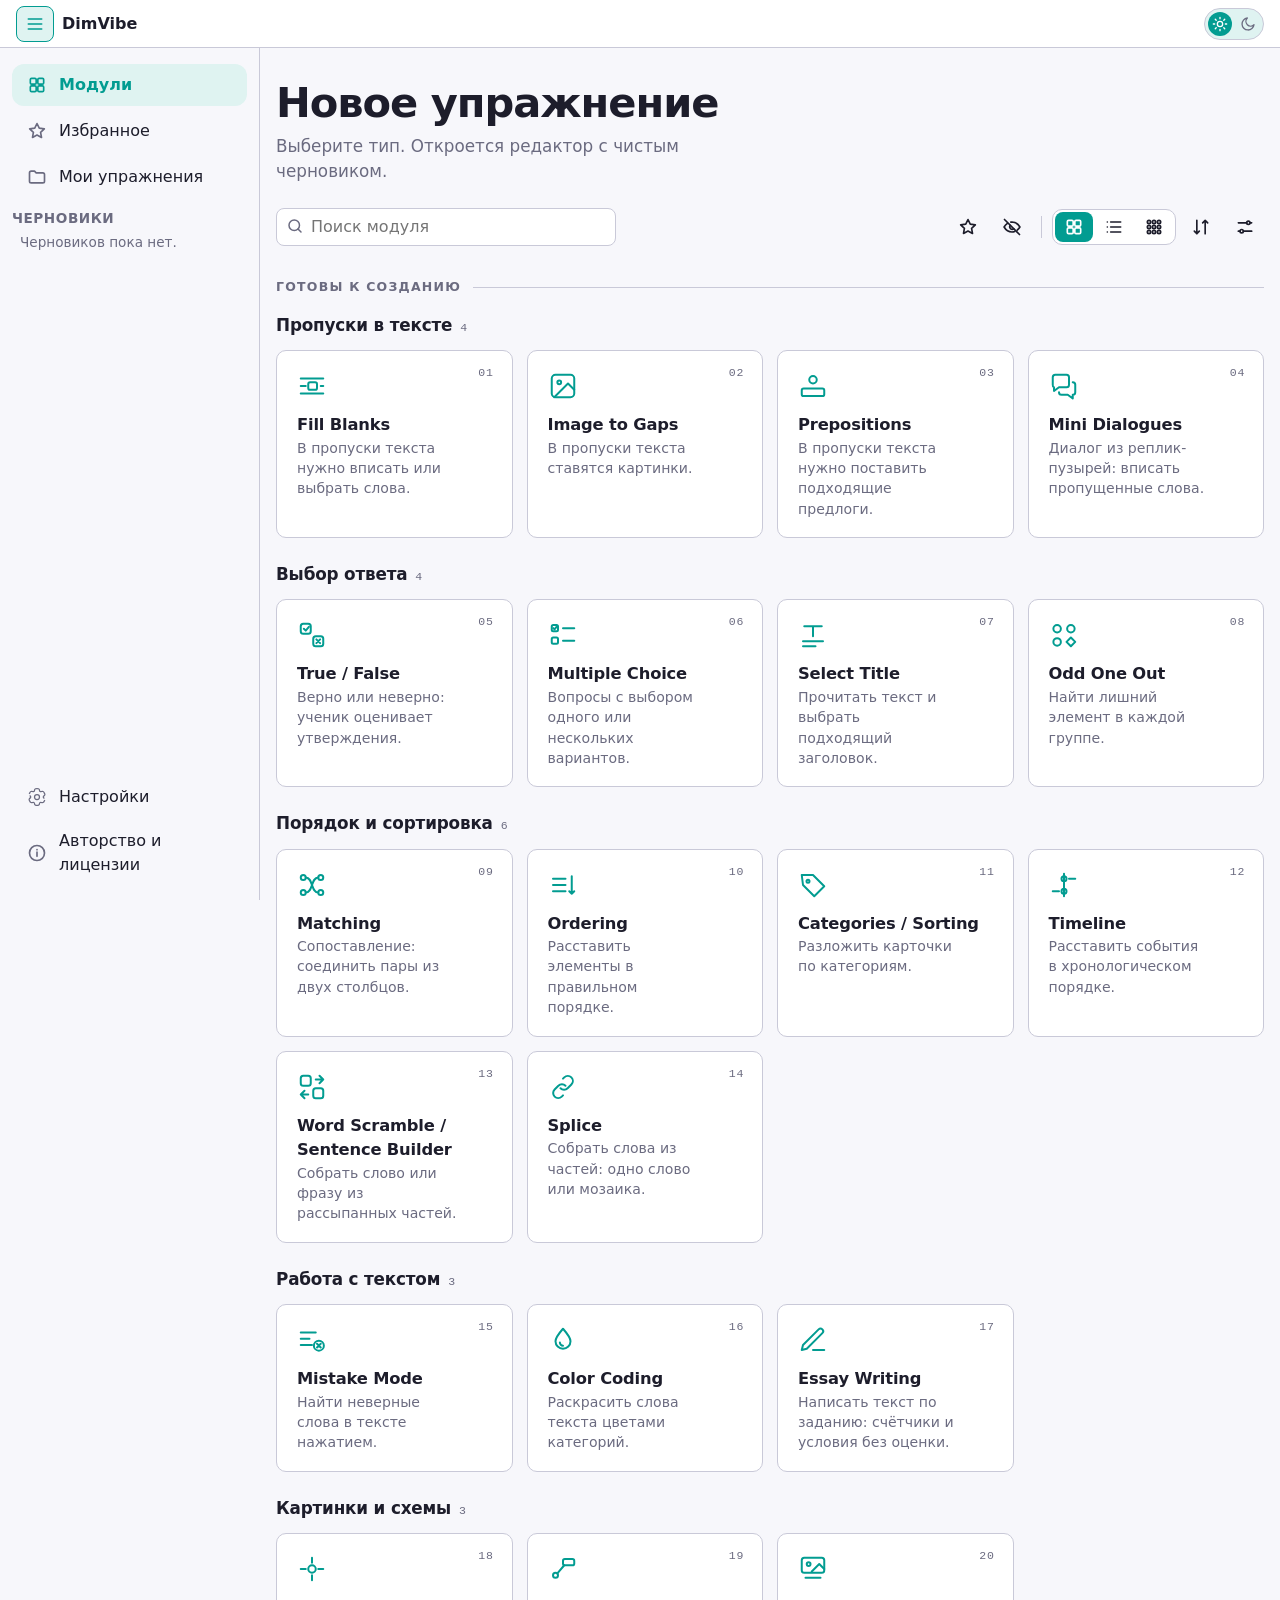
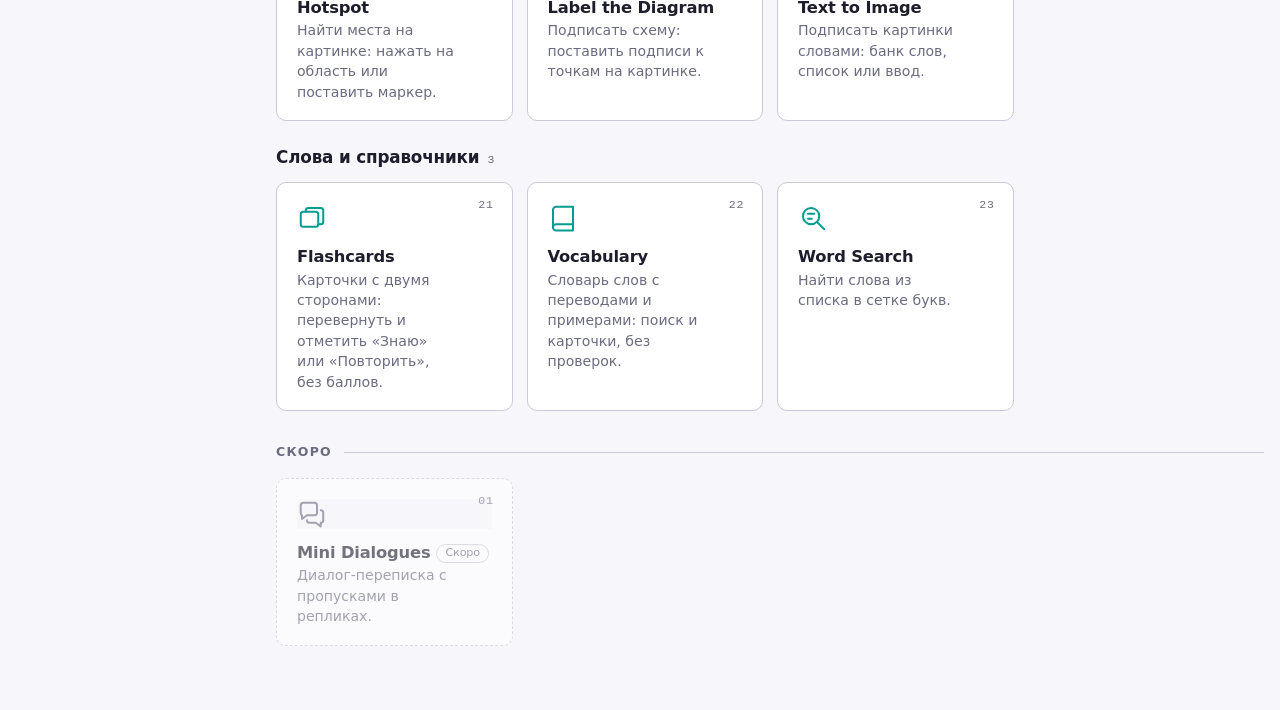
<file: index.html>
<!DOCTYPE html>
<html lang="ru" data-theme="light">
<head>
<meta charset="UTF-8">
<meta name="viewport" content="width=device-width, initial-scale=1.0">
<script>/* Предпросмотр редактора: сразу в теме редактора, без вспышки светлой темы перед тёмной; у ученика тема всегда светлая */try{var t=localStorage.getItem("dimvibe.theme");if(/[?&]preview=1/.test(location.search)&&(t==="dark"||(t!=="light"&&matchMedia("(prefers-color-scheme: dark)").matches)))document.documentElement.setAttribute("data-theme","dark")}catch(e){}</script>
<script>
// Адрес сайта без ?id= (и не предпросмотр редактора) открывает главную; упражнения ученика всегда с ?id=
if (!/[?&](id|preview)=?/.test(location.search)) location.replace('home.html');
</script>
<title>DimVibe — тест Fill Blanks</title>
<link rel="stylesheet" href="core/gap.css?v=8">
<link rel="stylesheet" href="core/check.css?v=3">
<link rel="stylesheet" href="core/chips.css?v=3">
<link rel="stylesheet" href="core/comic.css?v=14">
<link rel="stylesheet" href="core/action.css?v=15">
<link rel="stylesheet" href="core/soft.css?v=9">
<link rel="stylesheet" href="core/fancy.css?v=8">
<link rel="stylesheet" href="core/fonts.css?v=1">
<link rel="stylesheet" href="core/motion.css?v=4">
<link rel="stylesheet" href="modules/image-to-gaps/player.css?v=4">
<link rel="stylesheet" href="modules/true-false/player.css?v=4">
<link rel="stylesheet" href="modules/multiple-choice/player.css?v=6">
<link rel="stylesheet" href="modules/matching/player.css?v=13">
<link rel="stylesheet" href="modules/mistake-mode/player.css?v=16">
<link rel="stylesheet" href="modules/hotspot/player.css?v=6">
<link rel="stylesheet" href="modules/label-diagram/player.css?v=6">
<link rel="stylesheet" href="modules/text-to-image/player.css?v=4">
<link rel="stylesheet" href="modules/word-search/player.css?v=1">
<link rel="stylesheet" href="modules/mini-dialogues/player.css?v=7">
<link rel="stylesheet" href="modules/vocabulary/player.css?v=3">
<link rel="stylesheet" href="modules/flashcards/player.css?v=3">
<link rel="stylesheet" href="modules/color-coding/player.css?v=4">
<link rel="stylesheet" href="modules/select-title/player.css?v=4">
<link rel="stylesheet" href="modules/ordering/player.css?v=3">
<link rel="stylesheet" href="modules/timeline/player.css?v=4">
<link rel="stylesheet" href="modules/word-scramble/player.css?v=4">
<link rel="stylesheet" href="modules/categories/player.css?v=4">
<link rel="stylesheet" href="modules/odd-one-out/player.css?v=3">
<link rel="stylesheet" href="modules/splice/player.css?v=4">
<link rel="stylesheet" href="modules/essay-writing/player.css?v=2">
<link rel="stylesheet" href="modules/prepositions/player.css?v=1">
<style>
  /* Тема: у ученика всегда светлая (data-theme="light" на <html>, решение владельца 2026-10-25); в предпросмотре редактор может задать "light" или "dark".
     Правила тёмной темы по устройству оставлены: без data-theme (например, если атрибут уберут) тема снова будет следовать за устройством */
  /* Акцент упражнения: --accent-l и --accent-d выставляет applyAccent (core/design.js); на акценте в тёмной теме тёмный текст */
  :root { color-scheme:light; --bg:#f7f7fb; --card:#fff; --text:#1d1d2b; --muted:#6b6b80; --accent:var(--accent-l, #029c91); --on-accent:#fff; --ok:#1f9d55; --bad:#d64545; --line:#c9c9d8; }
  @media (prefers-color-scheme: dark) {
    :root:not([data-theme="light"]) { color-scheme:dark; --bg:#16161f; --card:#20202c; --text:#f2f2f8; --muted:#a3a3b5; --accent:var(--accent-d, #3cc4b8); --on-accent:#16161f; --ok:#4ccf82; --bad:#ff7070; --line:#41415a; }
  }
  :root[data-theme="dark"] { color-scheme:dark; --bg:#16161f; --card:#20202c; --text:#f2f2f8; --muted:#a3a3b5; --accent:var(--accent-d, #3cc4b8); --on-accent:#16161f; --ok:#4ccf82; --bad:#ff7070; --line:#41415a; }
  * { box-sizing: border-box; }
  html, body { height:100%; }
  /* Три части: шапка и низ на месте, прокручивается только середина */
  body { margin:0; display:flex; flex-direction:column; height:100vh; height:100dvh; background:var(--bg); color:var(--text); font-family:var(--ex-font, system-ui, "Noto Sans", "Noto Sans Georgian", "Segoe UI", sans-serif); line-height:1.5; }
  header { flex:none; padding:10px 12px 8px; border-bottom:1px solid var(--line); }
  main { flex:1 1 auto; min-height:0; overflow-y:auto; padding:10px var(--pad); -webkit-overflow-scrolling:touch; }
  /* Макет (вкладка «Дизайн»): ширина колонки, плотность отступов, фон. Классы на <html> ставит applyLook; без них — прежний вид */
  /* Шкала вида (2026-10-30): скругления --r-*, отступы --sp-*, тени --shadow-*, минимальная цель нажатия --tap */
  :root { --r-s:8px; --r-m:12px; --r-l:18px; --sp-1:4px; --sp-2:8px; --sp-3:12px; --sp-4:16px; --sp-5:24px; --shadow-1:0 1px 3px rgba(20,20,40,.08); --shadow-2:0 4px 14px rgba(20,20,40,.10); --tap:44px;}
  :root { --content-w:800px; --pad:12px; --card-pad:10px 12px; --card-gap:10px; --card-lh:3.5; }
  .width-compact { --content-w:560px; }
  .width-wide { --content-w:100%; }
  .dens-compact { --card-pad:8px 10px; --card-gap:6px; --card-lh:3.1; --pad:8px; }
  .dens-loose { --card-pad:14px 16px; --card-gap:16px; --card-lh:3.9; --pad:16px; }
  /* Размер текста: все размеры упражнения заданы в rem, поэтому меняется базовый размер страницы (обычный — 100%) */
  html.fs-s { font-size:87.5%; }
  html.fs-l { font-size:112.5%; }
  html.fs-xl { font-size:125%; }
  /* Жирность текста: весь текст упражнения жирный (кнопки и поля наследуют шрифт страницы) */
  html.fw-bold body { font-weight:700; }
  #root, header > *, footer > * { max-width:var(--content-w); margin-left:auto; margin-right:auto; }
  .bg-backdrop main { background:color-mix(in srgb, var(--accent) 9%, var(--bg)); }
  /* «Карточка»: всё упражнение в одной рамке (класс panel ставится на #root) */
  #root.panel { background:var(--card); border:1px solid var(--line); border-radius:18px; padding:var(--card-gap); box-shadow:0 2px 10px rgba(0,0,0,.08); }
  footer { flex:none; padding:8px 12px 10px; border-top:1px solid var(--line); background:var(--bg); }
  .head { display:flex; align-items:center; gap:8px; margin-bottom:6px; }
  h1 { flex:1; min-width:0; font-size:1.05rem; margin:0; white-space:nowrap; overflow:hidden; text-overflow:ellipsis; }
  .reset { flex:none; display:flex; align-items:center; gap:6px; }
  .reset button { min-height:34px; padding:2px 10px; }
  .reset .ask { color:var(--muted); font-size:.9rem; }
  .reset [hidden] { display:none; }
  .para + .para { margin-top:.8em; }
  /* Кнопки режимов нужны только в предпросмотре у преподавателя; режим ученика выбирает преподаватель */
  .modes { display:none; gap:6px; overflow-x:auto; }
  .preview .modes { display:flex; }
  .modes button { flex:none; }
  button { font:inherit; border:1px solid var(--line); background:var(--card); color:var(--text); border-radius:8px; padding:6px 12px; min-height:40px; cursor:pointer; }
  /* Одноцветные значки (playerIcon): цветом текста кнопки */
  .pi-box { display:inline-flex; align-items:center; vertical-align:-0.2em; }
  .pi { width:1.2em; height:1.2em; flex:none; fill:none; stroke:currentColor; stroke-width:2; stroke-linecap:round; stroke-linejoin:round; }
  .hintbtn .pi { width:14px; height:14px; }
  .modes button { font-size:.9rem; min-height:36px; padding:4px 10px; }
  button.active { background:var(--accent); color:var(--on-accent); border-color:var(--accent); }
  button.primary { background:var(--accent); color:var(--on-accent); border-color:var(--accent); }
  .card { background:var(--card); border:1px solid var(--line); border-radius:12px; padding:var(--card-pad); margin-bottom:var(--card-gap); line-height:var(--card-lh); } /* запас по высоте под значки в углах пропусков */
  /* Вид пропуска (форма, ширина, состояния) — в core/gap.css */
  /* Результат не только цветом: у верного ✓, у неверного ✗ */
  /* Инструкция: сверху, по умолчанию развёрнута, ученик может свернуть */
  .instr { border:1px solid var(--line); border-left:4px solid var(--accent); border-radius:12px; background:var(--card); margin-bottom:10px; }
  .instr-head { display:flex; align-items:center; justify-content:space-between; gap:8px; width:100%; border:none; background:transparent; text-align:left; font-weight:600; padding:8px 12px; min-height:44px; }
  .instr-head::after { content:"▾"; color:var(--muted); }
  .instr-head[aria-expanded="false"]::after { content:"▸"; }
  .instr-body { padding:0 12px 10px; display:flow-root; } /* flow-root: блок охватывает обтекаемую картинку */
  .instr-body[hidden] { display:none; } /* без этой строки flow-root не даёт свернуть инструкцию */
  .instr-body p { margin:.4em 0; }
  /* Кнопка звука инструкции: круглый значок в правом нижнем углу картинки (position с !important — Comic ставит кнопкам relative) */
  .instr-aud { display:inline-flex; align-items:center; justify-content:center; width:38px; height:38px; min-height:38px; padding:0; border-radius:50%; font-size:1.1rem; }
  .instr-pic > .instr-aud { position:absolute !important; right:6px; bottom:6px; box-shadow:0 1px 4px rgba(0,0,0,.3); }
  .instr-audrow { clear:both; display:flex; justify-content:flex-end; }
  .instr-aud.playing { color:var(--accent); }
  /* Подсказка: замок до второй проверки, потом лампочка; окно не выходит за края экрана */
  /* Значок подсказки — в core/gap.css (в углу пропуска): замок до второй проверки, потом лампочка */
  .pop { position:fixed; z-index:20; width:max-content; max-width:min(280px, calc(100vw - 16px)); background:var(--card); color:var(--text); border:1px solid var(--accent); border-radius:10px; padding:8px 12px; line-height:1.4; box-shadow:0 4px 16px rgba(0,0,0,.3); overflow-wrap:anywhere; }
  /* width:0 + min-width:100%: собственная ширина поля не растягивает пропуск, его размер задаёт форма/ширина из дизайна */
  .gap.w-auto select { width:auto; padding:0 8px; } /* «Авто» в списке: по самому длинному варианту, чтобы слова не обрезались */
  .gap input, .gap select { font:inherit; width:0; min-width:100%; min-height:38px; border:none; background:transparent; color:inherit; text-align:center; }
  .gap select option { background:var(--card); color:var(--text); }
  /* Банк занимает не больше четверти экрана и прокручивается сам */
  .bank { display:flex; flex-wrap:wrap; gap:6px; max-height:25vh; overflow-y:auto; margin-bottom:8px; }
  .bank:empty { display:none; }
  /* Банк сверху (вкладка «Дизайн»): полоса над упражнением, остаётся на виду при прокрутке */
  main > .bank { position:sticky; top:0; z-index:5; max-width:var(--content-w); margin:0 auto 10px; padding:8px 0; background:var(--bg); border-bottom:1px solid var(--line); }
  .chip { display:inline-flex; align-items:center; min-height:36px; padding:2px 12px; border-radius:999px; border:1px solid var(--line); background:var(--card); cursor:pointer; user-select:none; }
  .chip.used { opacity:.35; cursor:default; }
  .chip.selected { background:var(--accent); color:var(--on-accent); border-color:var(--accent); }
  /* Перетаскивание слова: копия за указателем, поднятое слово бледнеет, цель подсвечена */
  .chip.dg-ghost { position:fixed; left:0; top:0; z-index:1000; margin:0; pointer-events:none; box-shadow:0 8px 20px rgba(0,0,0,.25); border-color:var(--accent); }
  .chip.dg-lifted, .gap.dg-lifted { opacity:.35; }
  .dg-over { outline:3px solid var(--accent); outline-offset:-4px; }
  .dg-dragging, .dg-dragging * { cursor:grabbing !important; user-select:none; -webkit-user-select:none; }
  .bank .chip:not(.used) { cursor:grab; touch-action:manipulation; }
  /* Нижняя панель: кнопка «Проверить» и блок результата — в core/check.css */
  .unavailable { flex:1; display:flex; align-items:center; justify-content:center; padding:24px; text-align:center; color:var(--muted); font-size:1.1rem; }
  /* Современный вид плеера (2026-10-30): мягкие карточки, крупные цели нажатия, плавающая нижняя панель. Формы и тени не трогают Comic (его рисует core/rough.js) */
  header { padding:14px 16px 10px; border-bottom:none; }
  h1 { font-size:1.2rem; font-weight:700; }
  .reset button { min-height:40px; min-width:40px; border-radius:50%; padding:0 10px; }
  .chip { min-height:var(--tap); padding:4px 18px; }
  .check-btn { min-height:var(--tap); padding:8px 28px; font-weight:600; }
  .score.result { border-radius:var(--r-m); }
  html:not(.style-comic) .card { border-radius:var(--r-l); border-color:color-mix(in srgb, var(--line) 55%, transparent); box-shadow:var(--shadow-1); }
  html:not(.style-comic) .instr { border-radius:var(--r-m); box-shadow:var(--shadow-1); }
  html:not(.style-comic) .chip { box-shadow:var(--shadow-1); transition:box-shadow .12s, background .12s; }
  html:not(.style-comic) .chip:not(.used):hover { box-shadow:var(--shadow-2); }
  html:not(.style-comic) .check-btn { border-radius:var(--r-m); box-shadow:var(--shadow-2); }
  html:not(.style-comic) .check-btn:disabled { box-shadow:none; }
  html:not(.style-comic) footer { padding:12px 16px 14px; background:var(--card); border-top-color:color-mix(in srgb, var(--line) 55%, transparent); box-shadow:0 -6px 18px rgba(20,20,40,.06); }
  /* Единый отклик кнопок во всех модулях (2026-10-30): плавная смена и бирюзовая рамка при наведении мышью; не касается Comic */
  html:not(.style-comic) main button { transition:background .12s, border-color .12s, box-shadow .12s; }
  @media (hover:hover) { html:not(.style-comic) main button:not(:disabled):not(.active):not(.primary):hover { border-color:var(--accent); } }
</style>
</head>
<body>
<header>
  <div class="head">
    <h1 id="title">Загрузка…</h1>
    <div class="reset">
      <button id="resetTop" title="Начать заново" aria-label="Начать заново">↻</button>
      <span id="resetAsk" hidden><span class="ask">Начать заново?</span> <button id="resetYes">Да</button> <button id="resetNo">Нет</button></span>
    </div>
  </div>
  <div class="modes">
    <button data-mode="word_bank">Банк слов</button>
    <button data-mode="dropdown">Выпадающий список</button>
    <button data-mode="typing">Ввод вручную</button>
  </div>
</header>
<main id="main">
  <div id="root"></div>
</main>
<footer>
  <div class="bank" id="bank"></div>
  <div class="actions">
    <div class="score" id="score" role="status" aria-live="polite">
      <span id="scoreText"></span>
      <span class="bar" id="scoreBar" hidden><i></i></span>
    </div>
    <button class="primary check-btn" id="check">Проверить</button>
  </div>
</footer>

<script>
/* Анимации (core/motion.css): появление — только при загрузке, вспышка/встряска — только сразу после «Проверить» */
(function(){var h=document.documentElement,r=document.getElementById('root'),T=function(c,ms){h.classList.add(c);setTimeout(function(){h.classList.remove(c);},ms);};
h.classList.add('mo-intro');
var mo=new MutationObserver(function(){if(r.children.length){mo.disconnect();setTimeout(function(){h.classList.remove('mo-intro');},700);}});mo.observe(r,{childList:true});
setTimeout(function(){h.classList.remove('mo-intro');},8000);
document.addEventListener('click',function(e){if(e.target.closest&&e.target.closest('#check'))T('mo-check',700);
var d=e.target.closest&&e.target.closest('.tf-pager button,.tf-dot');if(d&&!d.disabled){var dir;if(d.classList.contains('tf-dot')){var a=document.querySelector('.tf-dot.active'),all=[].slice.call(d.parentNode.children);dir=a&&all.indexOf(d)<all.indexOf(a)?'mo-prev':'mo-next';}else dir=d.parentNode.firstElementChild===d?'mo-prev':'mo-next';h.classList.remove('mo-next','mo-prev');T(dir,500);}},true);})();
</script>
<script src="core/design.js?v=18"></script>
<script src="core/media.js?v=4"></script>
<script src="core/mediaviewer.js?v=3"></script>
<script src="core/richtext.js?v=6"></script>
<script src="core/rough.js?v=10"></script>
<script src="modules/image-to-gaps/player.js?v=3"></script>
<script src="modules/true-false/player.js?v=3"></script>
<script src="modules/multiple-choice/player.js?v=3"></script>
<script src="modules/matching/player.js?v=9"></script>
<script src="modules/mistake-mode/tokens.js?v=1"></script>
<script src="modules/mistake-mode/player.js?v=11"></script>
<script src="modules/color-coding/tokens.js?v=2"></script>
<script src="modules/color-coding/player.js?v=2"></script>
<script src="modules/select-title/player.js?v=3"></script>
<script src="core/reorder.js?v=1"></script>
<script src="modules/ordering/player.js?v=4"></script>
<script src="modules/timeline/player.js?v=3"></script>
<script src="modules/word-scramble/tokens.js?v=1"></script>
<script src="modules/word-scramble/player.js?v=5"></script>
<script src="modules/categories/player.js?v=4"></script>
<script src="modules/odd-one-out/player.js?v=2"></script>
<script src="modules/splice/tokens.js?v=1"></script>
<script src="modules/splice/player.js?v=4"></script>
<script src="modules/essay-writing/analysis.js?v=1"></script>
<script src="modules/essay-writing/player.js?v=2"></script>
<script src="modules/hotspot/geometry.js?v=2"></script>
<script src="modules/hotspot/player.js?v=7"></script>
<script src="modules/label-diagram/player.js?v=5"></script>
<script src="modules/text-to-image/player.js?v=2"></script>
<script src="modules/word-search/player.js?v=1"></script>
<script src="modules/mini-dialogues/player.js?v=6"></script>
<script src="modules/vocabulary/player.js?v=2"></script>
<script src="modules/flashcards/player.js?v=2"></script>
<script>
const params = new URLSearchParams(location.search);
const id = params.get('id') || 'ex-001';
let data = null, mode = 'word_bank', gaps = [], selected = null;
// Модуль упражнения: Fill Blanks (по умолчанию) или Image to Gaps (modules/image-to-gaps/player.js). Общие — шапка, инструкция, проверки, результат
const isImg = () => !!data && data.module === 'image_to_gaps';
// True / False (modules/true-false/player.js): вместо пропусков — утверждения; каждое утверждение работает как «пропуск» общего хода
const isTF = () => !!data && data.module === 'true_false';
// Модули, где единицы ответа — вопросы, а не пропуски (True / False, Multiple Choice): плеер модуля даёт units, reset, goMissing, instant, render
const unitPlayer = () => (!data ? null : data.module === 'true_false' ? TrueFalsePlayer : data.module === 'multiple_choice' ? MultipleChoicePlayer : data.module === 'matching' ? MatchingPlayer : data.module === 'mistake_mode' ? MistakeModePlayer : data.module === 'color_coding' ? ColorCodingPlayer : data.module === 'select_title' ? SelectTitlePlayer : data.module === 'ordering' ? OrderingPlayer : data.module === 'timeline' ? TimelinePlayer : data.module === 'word_scramble' ? WordScramblePlayer : data.module === 'categories' ? CategoriesPlayer : data.module === 'odd_one_out' ? OddOneOutPlayer : data.module === 'splice' ? SplicePlayer : data.module === 'essay_writing' ? EssayWritingPlayer : data.module === 'hotspot' ? HotspotPlayer : data.module === 'label_diagram' ? LabelDiagramPlayer : data.module === 'vocabulary' ? VocabularyPlayer : data.module === 'flashcards' ? FlashcardsPlayer : data.module === 'text_to_image' ? TextToImagePlayer : data.module === 'word_search' ? WordSearchPlayer : data.module === 'mini_dialogues' ? MiniDialoguesPlayer : null);
// Прохождение: сколько проверок разрешено и потрачено, закончено ли, сообщение под кнопкой
let maxChecks = 3, checksUsed = 0, finished = false, note = '', instrOpen = true;
// Порядок слов перемешивается один раз на прохождение. В банке — экземпляры {key, text}, selected хранит key
let bankOrder = [], poolOrder = [];

// Сравнение: Unicode NFC, без учёта регистра, лишних пробелов и точки, запятой, ? и ! в конце
const norm = s => String(s).normalize('NFC').trim().replace(/\s+/g, ' ').replace(/[.,?!]+$/, '').trim().toLowerCase();
const shuffle = a => a.map(v => [Math.random(), v]).sort((x, y) => x[0] - y[0]).map(x => x[1]);
const $ = id => document.getElementById(id);

// Без повторов: одинаковыми считаются слова, равные после нормализации
const uniq = words => {
  const seen = new Set();
  return words.filter(w => { const k = norm(w); if (!k || seen.has(k)) return false; seen.add(k); return true; });
};

// Стиль упражнения (Classic или Comic) и цвет контуров Comic берутся из файла (design.style, design.comicLine).
// Для пробы значения можно переопределить в ссылке, но только с признаком probe=1 (иначе ученик мог бы менять вид, дописав адрес):
// ?probe=1&style=comic&line=black&lw=thin|thick&shape=pill&dashed=1&num=1&width=wide
function applyLook() {
  const q = k => (params.has('probe') ? params.get(k) : null);
  const dz = data.design = { ...(data.design || {}) };
  if (q('shape') || q('dashed') || q('num') || q('width')) {
    dz.gap = { ...(dz.gap || {}), ...(q('shape') ? { shape: q('shape') } : {}), ...(q('dashed') ? { dashed: q('dashed') === '1' } : {}), ...(q('num') ? { numbered: q('num') === '1' } : {}), ...(q('width') ? { width: q('width') } : {}) };
  }
  // Макет: ширина колонки, плотность, фон (core/design.js); «Карточка» — рамка вокруг всего упражнения
  const page = normalizePage(dz.page);
  document.documentElement.classList.remove(...PAGE_CLASSES, ...CHECK_CLASSES, ...CHIP_CLASSES);
  document.documentElement.classList.add(...pageClasses(page), ...checkClasses(normalizeCheck(dz.check)), ...chipClasses(normalizeChips(q('chips') || dz.chips)));
  $('root').classList.toggle('panel', page.background === 'card');
  // Банк слов Fill Blanks и Prepositions: по умолчанию в нижней панели, сверху — закреплённой полосой над упражнением
  const bk = $('bank'), bankTop = (data.module === 'fill_blanks' || data.module === 'prepositions' || data.module === 'mini_dialogues') && bankPos(dz, data.module) === 'top';
  if (bankTop && bk.parentNode !== $('main')) $('main').insertBefore(bk, $('root'));
  else if (!bankTop && bk.parentNode !== document.querySelector('footer')) document.querySelector('footer').insertBefore(bk, document.querySelector('footer').firstChild);
  document.documentElement.classList.toggle('style-comic', (q('style') || dz.style) === 'comic');
  document.documentElement.classList.toggle('style-action', (q('style') || dz.style) === 'action'); // стиль «Экшен» — core/action.css
  document.documentElement.classList.toggle('action-light', (q('style') || dz.style) === 'action' && (params.has('preview') ? document.documentElement.dataset.theme === 'light' : (q('theme') || dz.actionTheme) === 'light')); // в предпросмотре редактора Экшен следует за темой предпросмотра
  document.documentElement.classList.toggle('style-soft', (q('style') || dz.style) === 'soft'); // стиль Soft — core/soft.css
  document.documentElement.classList.toggle('style-fancy', (q('style') || dz.style) === 'fancy'); // стиль Fancy — core/fancy.css
  document.documentElement.classList.toggle('line-black', (q('line') || dz.comicLine) === 'black');
  // Толщина линии Comic: тонкая, обычная (по умолчанию), толстая
  document.documentElement.classList.toggle('lw-thin', (q('lw') || dz.comicWidth) === 'thin');
  document.documentElement.classList.toggle('lw-thick', (q('lw') || dz.comicWidth) === 'thick');
  // Очертания Comic (core/rough.js): аккуратная (по умолчанию), неровная, двойная, угловатая
  const ol = normalizeStyle({ comicOutline: q('ol') || dz.comicOutline }).comicOutline;
  document.documentElement.classList.remove(...OUTLINE_CLASSES);
  if (ol !== 'neat') document.documentElement.classList.add('ol-' + ol);
  // Шрифт упражнения из набора стиля (core/design.js, файлы — core/fonts.css)
  document.documentElement.style.setProperty('--ex-font', fontStack(normalizeStyle({ ...dz, style: q('style') || dz.style })));
}

// Формат 2: текст предложения — куски строк и пропуски {gap: ID}, данные пропусков лежат в data.gaps
function build() {
  gaps = [];
  if (unitPlayer()) gaps = unitPlayer().units();
  else data.items.forEach(item => {
    item.parts.forEach(p => {
      if (typeof p === 'string') return;
      const g = data.gaps[p.gap];
      gaps.push(isImg() ? ImageToGapsPlayer.gap(p.gap, g) : { id: p.gap, answer: g.answer, alternatives: g.alternatives || [], hint: String(g.hint || '').trim(), options: Array.isArray(g.options) ? g.options.map(norm) : null, audio: mediaSrc(g.audio), hintAudio: mediaSrc(g.hintAudio), value: '', bankKey: null, locked: false, state: null });
    });
  });
  mode = data.mode || 'word_bank';
  // Image to Gaps: свой способ ответа (банк картинок), кнопок режимов нет
  document.body.classList.toggle('no-modes', isImg() || !!unitPlayer());
  document.body.classList.toggle('no-footer', !!(unitPlayer() && unitPlayer().noFooter && unitPlayer().noFooter())); // Vocabulary: справочник, нижней панели нет
  document.body.classList.toggle('no-typing', data.module === 'prepositions'); // Prepositions: только банк слов и список
  if (data.module === 'prepositions' && mode === 'typing') mode = 'dropdown';
  if (unitPlayer()) unitPlayer().reset();
  applyLook();
  // Цвет упражнения; если файл с набором цветов не загрузился, остаётся стандартный фиолетовый
  if (typeof applyAccent === 'function') applyAccent(document.documentElement, data.design && data.design.accent);
  // Число проверок: выбрал преподаватель (1–5), иначе 3 при 1–5 пропусках и 5 при 6 и больше
  const set = Number(data.behavior && data.behavior.checks);
  maxChecks = set >= 1 && set <= 5 ? Math.floor(set) : (gaps.length <= 5 ? 3 : 5);
  if (unitPlayer() && unitPlayer().maxChecks && unitPlayer().maxChecks()) maxChecks = unitPlayer().maxChecks(); // модуль задаёт число проверок сам (Matching Lines: одна)
  checksUsed = 0; finished = false; note = ''; selected = null; instrOpen = true;
  shuffleWords();
}

// Банк: у каждого ответа свой экземпляр (два пропуска с ответом «the» — два слова в банке) и ловушки.
// Выпадающий список: ответы, альтернативы и ловушки без повторов (общий пул)
function shuffleWords() {
  // Mini Dialogues (этап 2): банк слов и список строятся как у Fill Blanks; у остальных модулей со своим плеером банка нет
  if (unitPlayer() && data.module !== 'mini_dialogues') { bankOrder = []; poolOrder = []; return; }
  if (isImg()) { bankOrder = ImageToGapsPlayer.shuffle(); return; }
  const answers = gaps.map(g => g.answer);
  const distractors = data.distractors || [];
  const taken = new Set(answers.map(norm));
  const traps = uniq(distractors).filter(w => !taken.has(norm(w)));
  bankOrder = shuffle([...answers, ...traps].map((text, key) => ({ key, text })));
  poolOrder = shuffle(uniq([...answers, ...gaps.flatMap(g => g.alternatives), ...distractors]));
}

// Закреплённые после проверки ответы и всё после конца прохождения менять нельзя
const frozen = g => g.locked || g.final || finished; // final: ответ дан с единственной попыткой (True / False «по одному»)
const isFilled = g => g.locked || norm(g.value) !== '';

// Подсказки: значок есть только у пропусков с подсказкой, на которые ещё нет верного ответа.
// До второй проверки он закрыт (замок), потом открывается; баллы и проверки подсказка не трогает
const HINTS_AFTER = 2;
let pop = null, popOwner = null;

function closePop() {
  if (pop) pop.remove();
  pop = popOwner = null;
}

// Одноцветные значки вместо цветных эмодзи (решение владельца 2026-10-25): рисуются цветом текста, одинаково на всех устройствах.
// Модули по-прежнему передают в audioButton символ '🔊'; playerIcon(символ) отдаёт разметку значка и модулям
const PLAYER_ICONS = {
  '🔊': '<path d="M4 10v4h4l5 4V6L8 10z"/><path d="M16 9a4 4 0 0 1 0 6M18.5 6.5a8 8 0 0 1 0 11"/>',
  '⏹': '<rect x="6" y="6" width="12" height="12" rx="2" fill="currentColor"/>',
  '💡': '<path d="M9 18h6M10 21h4"/><path d="M12 3a6 6 0 0 0-3.5 10.9c.6.5 1 1.2 1 2.1h5c0-.9.4-1.6 1-2.1A6 6 0 0 0 12 3z"/>',
  '🔒': '<rect x="5" y="11" width="14" height="10" rx="2"/><path d="M8 11V8a4 4 0 0 1 8 0v3"/>',
};
const playerIcon = ch => (PLAYER_ICONS[ch] ? `<svg class="pi" viewBox="0 0 24 24" aria-hidden="true">${PLAYER_ICONS[ch]}</svg>` : ch);
// Значок и подпись кнопки; нарисованный контур Comic (svg.rough) не трогаем, иначе он пропадёт до следующей перерисовки
function setIcon(btn, ch, text) {
  [...btn.childNodes].forEach(n => { if (!(n.classList && n.classList.contains('rough'))) n.remove(); });
  const s = document.createElement('span');
  s.className = 'pi-box';
  s.innerHTML = playerIcon(ch);
  btn.prepend(s);
  if (text) s.after(' ' + text);
}

// Звук: один на всю страницу. Нажатие на играющую кнопку останавливает звук, на другую — переключает
let audioEl = null, audioBtn = null, audioKey = '';
function stopAudio() {
  if (audioEl) { audioEl.onended = audioEl.onerror = null; audioEl.pause(); }
  audioEl = null;
  if (audioBtn) { audioBtn.classList.remove('playing'); setIcon(audioBtn, audioBtn.dataset.icon, audioBtn.dataset.text); }
  audioBtn = null; audioKey = '';
}
function playAudio(url, btn, key) {
  if (audioBtn === btn) return stopAudio();
  stopAudio();
  audioEl = new Audio(url);
  audioBtn = btn; audioKey = key;
  btn.classList.add('playing');
  setIcon(btn, '⏹', btn.dataset.text);
  audioEl.onended = audioEl.onerror = stopAudio;
  audioEl.play().catch(stopAudio);
}
// Кнопка звука: icon — значок в покое, key — по нему кнопка находится заново, если страницу перерисовали во время звучания
function audioButton(url, key, cls, icon, label, text) {
  const b = document.createElement('button');
  b.className = cls;
  b.dataset.icon = icon; b.dataset.akey = key;
  if (text) b.dataset.text = text; // подпись рядом со значком
  const on = audioKey === key && audioEl;
  setIcon(b, on ? '⏹' : icon, text);
  if (on) { b.classList.add('playing'); audioBtn = b; }
  b.setAttribute('aria-label', label);
  b.onclick = e => { e.stopPropagation(); playAudio(url, b, key); };
  return b;
}

function showPop(btn, text, audio) {
  closePop();
  pop = document.createElement('div');
  pop.className = 'pop';
  pop.setAttribute('role', 'tooltip');
  pop.textContent = text;
  if (audio) pop.append(audioButton(audio.url, audio.key, 'audbtn', '🔊', 'Прослушать подсказку', 'Слушать'));
  popOwner = btn;
  document.body.appendChild(pop);
  // Ставим под значком по центру, но не за краем окна; если снизу нет места — над значком
  const r = btn.getBoundingClientRect(), w = pop.offsetWidth, h = pop.offsetHeight;
  pop.style.left = Math.max(8, Math.min(r.left + r.width / 2 - w / 2, innerWidth - w - 8)) + 'px';
  const below = r.bottom + 6;
  pop.style.top = (below + h > innerHeight - 8 ? Math.max(8, r.top - h - 6) : below) + 'px';
}

function hintButton(idx) {
  const g = gaps[idx];
  if ((!g.hint && !g.hintAudio) || g.locked) return null;
  const open = checksUsed >= HINTS_AFTER;
  const btn = document.createElement('button');
  btn.className = 'hintbtn' + (open ? '' : ' locked');
  setIcon(btn, open ? '💡' : '🔒');
  const text = open ? g.hint : 'Подсказка откроется после второй проверки.';
  const audio = open && g.hintAudio ? { url: g.hintAudio, key: 'h' + idx } : null;
  btn.setAttribute('aria-label', open ? 'Показать подсказку' : text);
  btn.onclick = e => {
    e.stopPropagation();
    if (popOwner === btn) closePop(); else showPop(btn, text, audio);
  };
  return btn;
}

// Озвучка слова: значок динамика в правом верхнем углу пропуска, только у озвученных. Не зависит от проверок
function voiceButton(idx) {
  const g = gaps[idx];
  if (!g.audio) return null;
  return audioButton(g.audio, 'v' + idx, 'hintbtn voicebtn', '🔊', 'Прослушать слово');
}

addEventListener('click', closePop);
addEventListener('keydown', e => { if (e.key === 'Escape') closePop(); });
addEventListener('resize', closePop);
$('main').addEventListener('scroll', closePop);

// Инструкция показывается, если в ней что-то написано и преподаватель не скрыл её; «Начать заново» разворачивает её снова
// Текст и изображение скрываются независимо; изображение без текста показывается без заголовка и сворачивания
function instructionBlock() {
  const ins = data.instruction || {}, design = data.design || {};
  const title = String(ins.title || '').trim(), text = String(ins.text || '').trim();
  const showText = (title || text || mediaSrc(ins.audio)) && design.showInstruction !== false; // звук один, без текста, тоже показывается
  // Кнопка «Слушать» — только значок: в правом нижнем углу картинки, без картинки — справа под текстом (решение владельца 2026-10-28)
  const audio = showText ? mediaSrc(ins.audio) : null;
  const aud = audio ? audioButton(audio, 'instr', 'instr-aud', '🔊', 'Прослушать инструкцию') : null;
  const image = design.showImage === false ? null : instructionImageEl(ins.image, aud);
  if (!showText && !image) return null;
  const box = document.createElement('section');
  box.className = 'instr';
  if (!showText) {
    const only = document.createElement('div');
    only.className = 'instr-body';
    only.appendChild(image);
    box.appendChild(only);
    return box;
  }
  const head = document.createElement('button');
  head.className = 'instr-head';
  head.textContent = title || 'Инструкция';
  head.setAttribute('aria-expanded', String(instrOpen));
  head.onclick = () => {
    instrOpen = !instrOpen;
    head.setAttribute('aria-expanded', String(instrOpen));
    body.hidden = !instrOpen;
  };
  const body = document.createElement('div');
  body.className = 'instr-body';
  body.hidden = !instrOpen;
  if (image) body.appendChild(image);
  body.appendChild(richText(text));
  if (aud && !aud.parentNode) {
    const row = document.createElement('div');
    row.className = 'instr-audrow';
    row.appendChild(aud);
    body.appendChild(row);
  }
  box.append(head, body);
  return box;
}

function render() {
  closePop();
  const main = $('main');
  const scroll = main.scrollTop;
  $('title').textContent = data.title;
  document.querySelectorAll('.modes button').forEach(b => b.classList.toggle('active', b.dataset.mode === mode));
  const root = $('root');
  root.innerHTML = '';
  const instr = instructionBlock();
  if (instr) root.appendChild(instr);
  if (unitPlayer()) {
    unitPlayer().render(root);
    renderBank();
    updateStatus();
    if (window.roughen) roughen();
    main.scrollTop = scroll;
    return;
  }
  let gi = 0;
  // Отдельные предложения: у каждого своя карточка. Связный текст: одна карточка, предложения-абзацы внутри
  const isText = data.layout === 'text';
  let textCard = null;
  data.items.forEach(item => {
    let box;
    if (isText) {
      if (!textCard) { textCard = document.createElement('div'); textCard.className = 'card'; root.appendChild(textCard); }
      box = document.createElement('div');
      box.className = 'para';
      textCard.appendChild(box);
    } else {
      box = document.createElement('div');
      box.className = 'card';
      root.appendChild(box);
    }
    // Озвучка предложения (абзаца) целиком: значок динамика в начале строки, у озвученных
    const sentenceAudio = mediaSrc(item.audio);
    if (sentenceAudio) box.appendChild(audioButton(sentenceAudio, 's' + item.id, 'hintbtn sentbtn', '🔊', 'Прослушать предложение'));
    item.parts.forEach(p => {
      if (typeof p === 'string') { box.appendChild(document.createTextNode(p)); return; }
      const idx = gi++;
      const gapEl = makeGap(idx);
      // Значок подсказки сидит на углу самого пропуска и двигается вместе с ним
      const hint = hintButton(idx), voice = voiceButton(idx);
      if (hint) gapEl.appendChild(hint);
      if (voice) gapEl.appendChild(voice);
      box.appendChild(gapEl);
    });
  });
  if (isImg()) ImageToGapsPlayer.extras(root); // Image to Gaps: переключатель верных картинок после завершения
  renderBank();
  updateStatus();
  document.querySelectorAll('.gap input').forEach(i => fitInput(i.parentElement, i)); // поля ввода под уже набранный текст
  if (window.roughen) roughen(); // Comic: нарисовать контуры заново для новых элементов
  main.scrollTop = scroll;
}

// Правка ответа снимает старую отметку «неверно» и «не заполнено»: верность узнаем только при следующей проверке
function edited(g, el) {
  g.state = null;
  el.classList.remove('bad', 'missing');
  note = '';
  updateStatus();
}

// Пропуск в режиме ввода растёт вместе с текстом (и сжимается при стирании), но не меньше ширины из дизайна и не шире строки.
// Ширину по умолчанию читаем из стилей, поэтому «Узкая», «Авто» и «Широкая» работают как начальный размер.
let measureCtx = null;
function fitInput(el, input) {
  if (!measureCtx) measureCtx = document.createElement('canvas').getContext('2d');
  const cs = getComputedStyle(input);
  measureCtx.font = `${cs.fontWeight} ${cs.fontSize} ${cs.fontFamily}`;
  el.style.minWidth = '';
  const base = parseFloat(getComputedStyle(el).minWidth) || 0;
  const need = Math.ceil(measureCtx.measureText(input.value).width) + 40; // запас на поля пропуска, каретку и значки
  // Не шире строки: min-width сильнее max-width, поэтому предел считаем здесь; совсем длинный ответ прокручивается внутри поля
  const p = el.parentElement, pcs = p ? getComputedStyle(p) : null;
  const room = Math.max(base, p ? p.clientWidth - parseFloat(pcs.paddingLeft) - parseFloat(pcs.paddingRight) - 12 : need); // 12 = поля пропуска по бокам
  el.style.minWidth = Math.max(base, Math.min(need, room)) + 'px';
}

function makeGap(idx) {
  if (isImg()) return ImageToGapsPlayer.makeGap(idx);
  const g = gaps[idx];
  const el = document.createElement('span');
  // Форма, ширина и нумерация выбраны преподавателем во вкладке «Дизайн» (если файла с набором нет — сплошная линия)
  const look = typeof normalizeGapDesign === 'function' ? normalizeGapDesign(data.design && data.design.gap) : { shape: 'line', width: 'auto', dashed: false, numbered: false };
  el.className = 'gap ' + (typeof gapClasses === 'function' ? gapClasses(look) : 'shape-line w-auto') + (g.state ? ' ' + g.state : '') + (frozen(g) ? ' locked' : '');
  el.dataset.idx = idx;
  if (mode === 'typing') {
    const input = document.createElement('input');
    input.value = g.value;
    input.placeholder = '…';
    input.readOnly = frozen(g);
    input.oninput = () => { g.value = input.value; g.bankKey = null; fitInput(el, input); edited(g, el); };
    // Ждём, пока откроется клавиатура, и сдвигаем пропуск в середину
    input.onfocus = () => setTimeout(() => el.scrollIntoView({ block: 'center', behavior: 'smooth' }), 300);
    el.appendChild(input);
  } else if (mode === 'dropdown') {
    const sel = document.createElement('select');
    sel.disabled = frozen(g);
    sel.appendChild(document.createElement('option'));
    // Prepositions: у пропуска может быть свой набор вариантов (g.options); верные ответы в нём остаются всегда
    const own = g.options && g.options.length ? new Set([...g.options, norm(g.answer), ...g.alternatives.map(norm)]) : null;
    poolOrder.filter(w => !own || own.has(norm(w))).forEach(w => {
      const opt = document.createElement('option');
      opt.textContent = w;
      sel.appendChild(opt);
    });
    sel.value = g.value;
    sel.onchange = () => { g.value = sel.value; g.bankKey = null; edited(g, el); };
    el.appendChild(sel);
  } else {
    el.textContent = g.value;
    el.dataset.drop = String(idx);
    if (!frozen(g) && g.bankKey !== null) el.addEventListener('pointerdown', e => pressWord(e, g.bankKey, el));
    el.onclick = () => {
      if (frozen(g) || justDragged) return;
      if (selected !== null) {
        // Выбранное слово встаёт в пропуск; прежнее слово из этого пропуска возвращается в банк
        const w = bankOrder.find(b => b.key === selected);
        g.value = w.text;
        g.bankKey = w.key;
        selected = null;
      } else if (g.value) {
        g.value = '';
        g.bankKey = null;
      } else return;
      g.state = null;
      note = '';
      render();
    };
  }
  // Номер на углу пропуска; добавляется последним, потому что в режиме банка текст пропуска заменяет всё его содержимое
  if (look.numbered) {
    const num = document.createElement('span');
    num.className = 'gap-num';
    num.setAttribute('aria-hidden', 'true');
    num.textContent = idx + 1;
    el.appendChild(num);
  }
  return el;
}

function renderBank() {
  const bank = $('bank');
  const scroll = bank.scrollTop;
  bank.innerHTML = '';
  if (isImg()) { ImageToGapsPlayer.renderBank(bank); bank.scrollTop = scroll; return; }
  if (mode !== 'word_bank') return;
  const used = new Set(gaps.map(g => g.bankKey).filter(k => k !== null));
  bankOrder.forEach(w => {
    const chip = document.createElement('span');
    chip.className = 'chip' + (used.has(w.key) ? ' used' : '') + (selected === w.key ? ' selected' : '');
    chip.textContent = w.text;
    if (!used.has(w.key) && !finished) {
      chip.onclick = () => { if (justDragged) return; selected = selected === w.key ? null : w.key; render(); };
      chip.addEventListener('pointerdown', e => pressWord(e, w.key, chip));
      chip.oncontextmenu = e => e.preventDefault();
    }
    bank.appendChild(chip);
  });
  bank.dataset.drop = '';
  bank.scrollTop = scroll;
}

// ---- Перетаскивание (банк слов, как в Categories): слово из банка или из пропуска — в пропуск или обратно в банк ----
// Мышь: перенос начинается, когда указатель сдвинулся на несколько точек. Палец: после удержания HOLD мс; если палец поехал раньше — это прокрутка
const DRAG_HOLD = 250, DRAG_SLOP = 10, DRAG_EDGE = 48, DRAG_SPEED = 14;
let drag = null, justDragged = false;

function pressWord(e, key, src) {
  if (e.button > 0 || finished || drag) return;
  e.stopPropagation();
  const touch = e.pointerType === 'touch';
  drag = { key, src, pid: e.pointerId, x0: e.clientX, y0: e.clientY, x: e.clientX, y: e.clientY, touch, on: false, timer: 0, ghost: null, over: null, raf: 0 };
  if (touch) drag.timer = setTimeout(() => { if (drag && !drag.on) beginDrag(); }, DRAG_HOLD);
  window.addEventListener('pointermove', moveDrag, { passive: false });
  window.addEventListener('pointerup', upDrag);
  window.addEventListener('pointercancel', cancelDrag);
}

function beginDrag() {
  drag.on = true;
  const w = bankOrder.find(b => b.key === drag.key);
  const gh = document.createElement('span');
  gh.className = 'chip dg-ghost';
  gh.textContent = w ? w.text : '';
  document.body.append(gh);
  drag.ghost = gh;
  drag.src.classList.add('dg-lifted');
  document.documentElement.classList.add('dg-dragging');
  if (drag.touch && navigator.vibrate) { try { navigator.vibrate(15); } catch (_) {} }
  followDrag();
  drag.raf = requestAnimationFrame(tickDrag);
}

function followDrag() {
  drag.ghost.style.transform = `translate(${drag.x + 10}px, ${drag.y - 18}px)`;
  const under = document.elementFromPoint(drag.x, drag.y);
  const zone = under && under.closest('[data-drop]');
  if (zone !== drag.over) {
    if (drag.over) drag.over.classList.remove('dg-over');
    drag.over = zone;
    if (zone) zone.classList.add('dg-over');
  }
}

// У верхнего или нижнего края области упражнения она прокручивается сама
function tickDrag() {
  if (!drag || !drag.on) return;
  const sc = $('main');
  if (sc) {
    const r = sc.getBoundingClientRect();
    const v = drag.y < r.top + DRAG_EDGE ? -DRAG_SPEED : drag.y > r.bottom - DRAG_EDGE ? DRAG_SPEED : 0;
    if (v) { sc.scrollTop += v; followDrag(); }
  }
  drag.raf = requestAnimationFrame(tickDrag);
}

function moveDrag(e) {
  if (!drag || e.pointerId !== drag.pid) return;
  drag.x = e.clientX; drag.y = e.clientY;
  const far = Math.hypot(drag.x - drag.x0, drag.y - drag.y0);
  if (!drag.on) {
    if (drag.touch) { if (far > DRAG_SLOP) endDrag(); return; }
    if (far < 6) return;
    beginDrag();
  }
  e.preventDefault();
  followDrag();
}

function upDrag(e) {
  if (!drag || e.pointerId !== drag.pid) return;
  const on = drag.on, key = drag.key, over = drag.over;
  endDrag();
  if (!on) return; // простое нажатие — его обработает onclick
  justDragged = true;
  setTimeout(() => { justDragged = false; }, 0);
  dropWord(key, over);
}
function cancelDrag(e) { if (drag && e.pointerId === drag.pid) { const on = drag.on; endDrag(); if (on) render(); } }

function endDrag() {
  if (!drag) return;
  clearTimeout(drag.timer);
  cancelAnimationFrame(drag.raf);
  if (drag.ghost) drag.ghost.remove();
  if (drag.over) drag.over.classList.remove('dg-over');
  if (drag.src) drag.src.classList.remove('dg-lifted');
  document.documentElement.classList.remove('dg-dragging');
  window.removeEventListener('pointermove', moveDrag);
  window.removeEventListener('pointerup', upDrag);
  window.removeEventListener('pointercancel', cancelDrag);
  drag = null;
}

// Слово отпущено: на пропуск — встаёт туда (слово, что там было, меняется местами или возвращается в банк); мимо или на банк — слово возвращается в банк
function dropWord(key, over) {
  const w = bankOrder.find(b => b.key === key);
  const from = gaps.find(g => g.bankKey === key);
  const target = over && over.dataset.drop !== '' ? gaps[Number(over.dataset.drop)] : null;
  if (!w || (target && (frozen(target) || target === from))) { render(); return; }
  if (target) {
    const oldKey = target.bankKey, oldText = target.value;
    if (from) { from.value = oldKey !== null ? oldText : ''; from.bankKey = oldKey; from.state = null; }
    target.value = w.text;
    target.bankKey = key;
    target.state = null;
    if (selected === key) selected = null;
  } else if (from) {
    from.value = '';
    from.bankKey = null;
    from.state = null;
  }
  note = '';
  render();
}

// Пока слово едет за пальцем, страница не прокручивается (иначе браузер отменит перенос)
document.addEventListener('touchmove', e => { if (drag && drag.on) e.preventDefault(); }, { passive: false });

// Строка внизу: до первой проверки — сколько заполнено, потом результат и остаток проверок, в конце — итог
function updateStatus() {
  const total = gaps.length, ok = gaps.filter(g => g.locked).length;
  const s = $('score'), t = $('scoreText'), pct0 = total ? Math.round(ok / total * 100) : 0;
  const pct = unitPlayer() && unitPlayer().percent ? unitPlayer().percent(pct0) : pct0;
  const wrong = gaps.filter(g => g.state === 'bad').length;
  s.classList.toggle('warn', !!note);
  // До первой проверки результата нет (только сколько заполнено); после проверки появляется рамка; в конце — итог и полоса с процентом
  s.classList.toggle('result', checksUsed > 0 || !!note);
  s.classList.toggle('final', finished && !note);
  const once = !!unitPlayer() && unitPlayer().instant(); // «по одному»: без кнопки «Проверить», каждый ответ засчитывается сразу
  const custom = unitPlayer() && unitPlayer().status ? unitPlayer().status() : null; // модуль сам пишет строку результата (Mistake Mode)
  if (note) t.textContent = note;
  else if (custom) t.textContent = custom;
  else if (once && !finished) t.textContent = `Отвечено: ${gaps.filter(g => g.final).length} из ${total} · Верно: ${ok}`;
  else if (finished) t.textContent = `Результат: ${ok} из ${total} (${pct}%)`;
  else if (checksUsed === 0) t.textContent = `Заполнено: ${gaps.filter(isFilled).length} из ${total}`;
  else t.textContent = `Верно: ${ok} из ${total} · Неверно: ${wrong} · Проверок осталось: ${maxChecks - checksUsed}`;
  const showBar = finished && !note;
  $('scoreBar').hidden = !showBar;
  $('scoreBar').firstElementChild.style.width = pct + '%';
  if (window.roughen) roughen(s.parentElement); // Comic: рамка блока результата появляется и меняет размер
  // Подпись меняем только если она правда изменилась: перезапись текста стирает нарисованный контур кнопки (Comic)
  $('check').hidden = once && !finished;
  const label = finished ? 'Начать заново' : 'Проверить';
  if ($('check').textContent !== label) { $('check').textContent = label; if (window.roughen) roughen($('check').parentElement); }
}

function check() {
  if (finished) return;
  // Модуль со своей проверкой (Mistake Mode: проверка разрешена после первой отметки): check() даёт {note} — проверку не тратим, или {done}
  if (unitPlayer() && unitPlayer().check) {
    const r = unitPlayer().check();
    if (r.note) { note = r.note; render(); return; }
    checksUsed++;
    note = '';
    if (r.done || checksUsed >= maxChecks) finished = true;
    render();
    return;
  }
  // Неполный ответ проверку не тратит: показываем, чего не хватает
  const missing = gaps.filter(g => !isFilled(g));
  if (missing.length) {
    gaps.forEach(g => { if (!g.locked) g.state = isFilled(g) ? null : 'missing'; });
    if (unitPlayer()) {
      note = unitPlayer().missingNote(missing.length);
      unitPlayer().goMissing();
    } else note = missing.length === 1 ? 'Заполните пропуск, который остался пустым.' : `Заполните все пропуски: ещё ${missing.length}.`;
    render();
    const first = document.querySelector('.gap.missing, .tf-card.missing, .mc-card.missing, .mt-card.missing, .st-card.missing, .oo-card.missing');
    if (first) first.scrollIntoView({ block: 'center', behavior: 'smooth' });
    return;
  }
  checksUsed++;
  note = '';
  gaps.forEach(g => {
    if (g.locked) return;
    // Засчитываются основной ответ и альтернативы именно этого пропуска
    const right = [g.answer, ...g.alternatives].some(a => norm(a) === norm(g.value));
    g.state = right ? 'ok' : 'bad';
    g.locked = right;
  });
  if (gaps.every(g => g.locked) || checksUsed >= maxChecks) finished = true;
  render();
}

// Новое прохождение: ответы, закрепление, проверки и сообщения сбрасываются, слова перемешиваются заново
function restart() {
  gaps.forEach(g => { g.value = ''; g.bankKey = null; g.locked = false; g.final = false; g.state = null; });
  checksUsed = 0; finished = false; note = ''; selected = null; instrOpen = true;
  if (unitPlayer()) unitPlayer().reset();
  shuffleWords();
  closeResetAsk();
  render();
  $('main').scrollTop = 0;
}

const started = () => checksUsed > 0 || gaps.some(g => g.value) || !!(unitPlayer() && unitPlayer().started && unitPlayer().started());
function closeResetAsk() { $('resetAsk').hidden = true; $('resetTop').hidden = false; }

$('resetTop').onclick = () => {
  if (!data) return;
  if (!started()) { restart(); return; }
  // Ответы уже есть: коротко спрашиваем, чтобы не сбросить случайно
  $('resetTop').hidden = true;
  $('resetAsk').hidden = false;
};
$('resetYes').onclick = restart;
$('resetNo').onclick = closeResetAsk;
$('check').onclick = () => { if (finished) restart(); else check(); };
// В предпросмотре другой режим означает новое прохождение
document.querySelectorAll('.modes button').forEach(b => b.onclick = () => { mode = b.dataset.mode; restart(); });

// Снято с публикации или не найдено: ученик видит только сообщение, без кнопок
function showUnavailable() {
  document.body.innerHTML = '<div class="unavailable">Упражнение сейчас недоступно</div>';
}

// Шрифт Comic (Bubble Sans) грузится после первой отрисовки и шире обычного: заново подгоняем поля ввода и контуры
function afterFontsLoaded() {
  document.querySelectorAll('.gap input').forEach(i => fitInput(i.parentElement, i));
  if (window.roughen) roughen();
}
if (document.fonts) {
  document.fonts.addEventListener('loadingdone', afterFontsLoaded);
  if (document.fonts.ready) document.fonts.ready.then(afterFontsLoaded);
}

if (params.has('preview')) {
  document.body.classList.add('preview');
  // Предпросмотр в редакторе: данные черновика присылает страница редактора с того же сайта, файл не загружается
  const setTheme = t => {
    if (t === 'light' || t === 'dark') document.documentElement.dataset.theme = t;
    else delete document.documentElement.dataset.theme;
  };
  addEventListener('message', e => {
    if (e.origin !== location.origin || e.source !== parent || !e.data) return;
    if (e.data.type === 'dimvibe-theme') { setTheme(e.data.theme); if (data) applyLook(); return; }
    if (e.data.type !== 'dimvibe-preview') return;
    setTheme(e.data.theme);
    data = e.data.exercise; build(); render();
  });
  parent.postMessage({ type: 'dimvibe-preview-ready' }, location.origin);
} else {
  fetch(`${id}.json`, { cache: 'no-store' })
    .then(r => { if (!r.ok) throw new Error(); return r.json(); })
    .then(d => {
      if (d.published === false) { showUnavailable(); return; }
      data = d; build(); render();
    })
    .catch(showUnavailable);
}
</script>
</body>
</html>
</file>
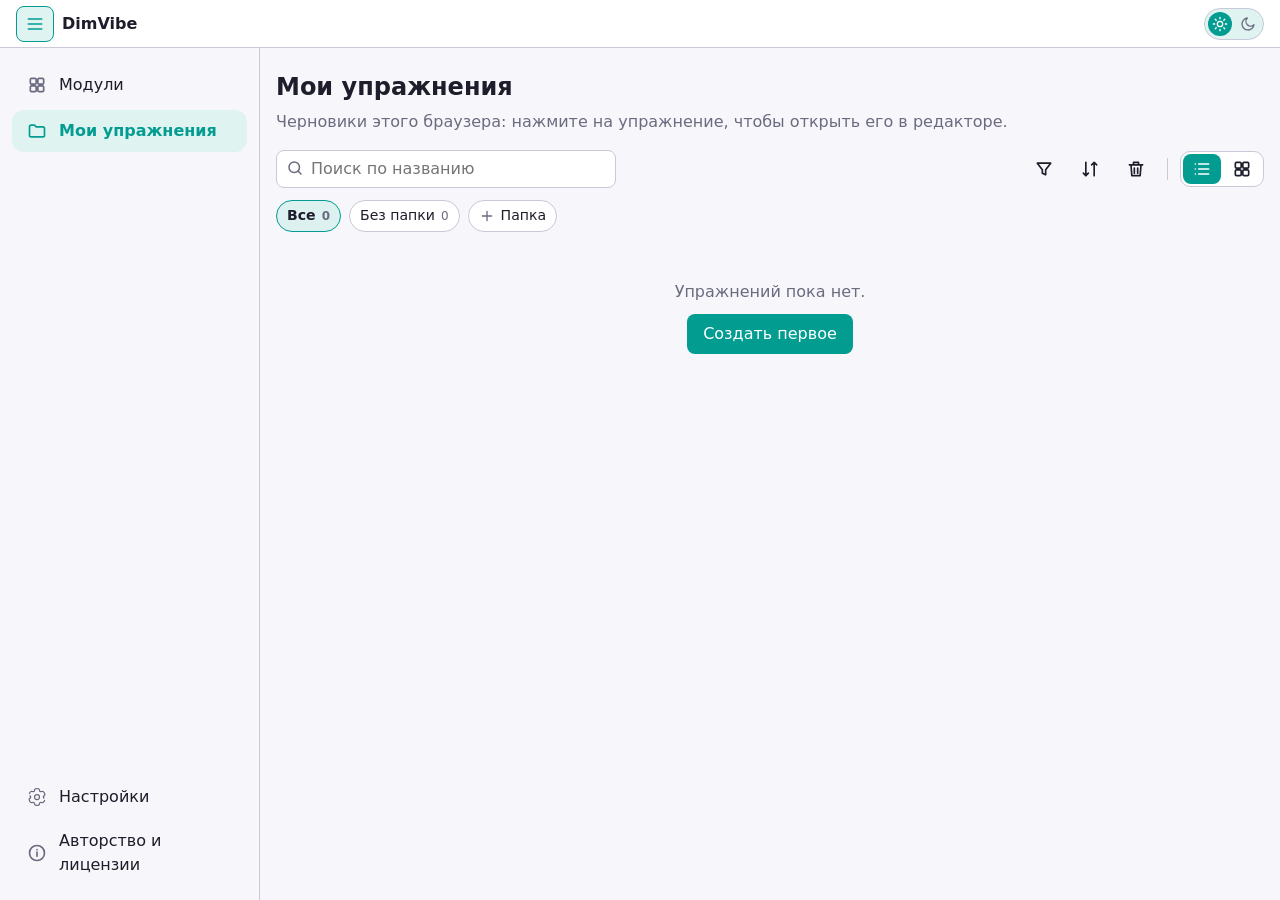
<file: exercises.html>
﻿<!DOCTYPE html>
<html lang="ru">
<head>
<meta charset="UTF-8">
<meta name="viewport" content="width=device-width, initial-scale=1.0">
<script>/* Тема до первой отрисовки, чтобы не было вспышки светлой/тёмной (2026-11-21): сохранённый выбор из dimvibe.theme */try{var t=localStorage.getItem("dimvibe.theme");if(t==="light"||t==="dark")document.documentElement.setAttribute("data-theme",t)}catch(e){}</script>
<script src="core/i18n.js?v=1"></script>
<script src="core/lang/en.js?v=1"></script>
<title>DimVibe — мои упражнения</title>
<link rel="stylesheet" href="core/ui.css?v=1">
<style>
  /* Страница самостоятельная: свои стили и скрипт, редактор и модули не подключены.
     Общее с ними только данные в браузере: черновики (dimvibe.drafts.v1, здесь меняются лишь название и сама запись при дублировании или переносе в корзину),
     тема (dimvibe.theme), состояние панели (dimvibe.sideCollapsed). Корзина и «недавно открытые» живут в своих ключах. */
  :root { color-scheme:light; --bg:#f7f7fb; --card:#fff; --text:#1d1d2b; --muted:#6b6b80; --accent:#029c91; --accent-soft:#dff3f1; --line:#c9c9d8; --ok:#1f9d55; --bad:#d64545; --warn:#e5a50a; --gap:16px; --sp-1:4px; --sp-2:8px; --sp-3:12px; --sp-4:16px; --sp-5:24px; --sp-6:32px; }
  @media (prefers-color-scheme: dark) {
    :root:not([data-theme="light"]) { color-scheme:dark; --bg:#16161f; --card:#20202c; --text:#f2f2f8; --muted:#a3a3b5; --accent:#029c91; --accent-soft:#10302e; --line:#41415a; --ok:#4ccf82; --bad:#ff7070; }
  }
  :root[data-theme="dark"] { color-scheme:dark; --bg:#16161f; --card:#20202c; --text:#f2f2f8; --muted:#a3a3b5; --accent:#029c91; --accent-soft:#10302e; --line:#41415a; --ok:#4ccf82; --bad:#ff7070; }
  * { box-sizing:border-box; }
  body { margin:0; background:var(--bg); color:var(--text); font-family:system-ui, "Noto Sans", "Noto Sans Georgian", "Segoe UI", sans-serif; line-height:1.5; }
  button, a, input, select { font:inherit; color:inherit; }
  svg { fill:none; stroke:currentColor; stroke-width:2; stroke-linecap:round; stroke-linejoin:round; }
  #bar { display:flex; align-items:center; gap:8px; height:48px; padding:0 16px; border-bottom:1px solid var(--line); background:var(--card); position:sticky; top:0; z-index:25; }
  .grow { flex:1; }
  .theme-switch { position:relative; display:inline-flex; align-items:center; justify-content:space-between; width:60px; height:32px; padding:0 7px; border-radius:999px; background:var(--accent-soft); border:1px solid var(--line); cursor:pointer; }
  .theme-switch svg { width:16px; height:16px; stroke:var(--muted); position:relative; z-index:1; }
  .theme-switch i { position:absolute; top:3px; left:3px; width:24px; height:24px; border-radius:50%; background:var(--accent); transition:transform .15s; }
  .theme-switch[aria-checked="true"] i { transform:translateX(28px); }
  .theme-switch .ts-sun { stroke:#fff; }
  .theme-switch[aria-checked="true"] .ts-sun { stroke:var(--muted); }
  .theme-switch[aria-checked="true"] .ts-moon { stroke:#fff; }
  [data-tip] { position:relative; }
  [data-tip]::after { content:attr(data-tip); position:absolute; top:calc(100% + 6px); left:50%; transform:translateX(-50%); white-space:nowrap; background:var(--text); color:var(--bg); font-size:.78rem; line-height:1.3; padding:4px 8px; border-radius:6px; pointer-events:none; z-index:40; display:none; font-weight:400; }
  [data-tip].tip-end::after { left:auto; right:0; transform:none; }
  [data-tip]:hover::after, [data-tip]:focus-visible::after { display:block; animation:tipin .12s .35s both; }
  @keyframes tipin { from { opacity:0; } to { opacity:1; } }

  main { flex:1; min-width:0; max-width:1100px; margin:0 auto; padding:var(--sp-5) var(--sp-4) calc(var(--sp-6) * 2); }
  h1 { font-size:1.5rem; line-height:1.25; margin:0 0 var(--sp-2); }
  .lead { color:var(--muted); margin:0 0 var(--sp-4); }

  /* Панель инструментов */
  #tools { display:flex; align-items:center; gap:var(--sp-2); margin-bottom:var(--sp-3); flex-wrap:wrap; }
  .search { position:relative; flex:1; min-width:180px; max-width:340px; }
  .search svg { position:absolute; left:10px; top:9px; width:18px; height:18px; color:var(--muted); pointer-events:none; }
  .search input { width:100%; min-height:36px; padding:6px 32px 6px 34px; border:1px solid var(--line); background:var(--card); border-radius:8px; }
  .search input:focus { outline:none; border-color:var(--accent); }
  .search .x { position:absolute; right:2px; top:2px; width:32px; height:32px; border:none; background:transparent; border-radius:6px; color:var(--muted); cursor:pointer; display:none; }
  .search.has .x { display:block; }
  .tools-r { display:flex; align-items:center; gap:var(--sp-2); margin-left:auto; }
  .tb { position:relative; display:inline-flex; align-items:center; justify-content:center; gap:4px; min-width:36px; height:36px; padding:0 8px; border:1px solid transparent; background:transparent; border-radius:8px; cursor:pointer; }
  .tb:hover { background:var(--accent-soft); }
  .tb svg { width:20px; height:20px; }
  .tb[aria-pressed="true"], .tb[aria-expanded="true"] { background:var(--accent-soft); color:var(--accent); border-color:var(--accent); }
  .tb small { font-size:.75rem; font-weight:600; }
  .tb .dot { position:absolute; top:5px; right:5px; width:8px; height:8px; border-radius:50%; background:var(--accent); }
  .sep { width:1px; height:22px; background:var(--line); margin:0 4px; }
  .views { display:inline-flex; gap:2px; padding:2px; border:1px solid var(--line); border-radius:10px; background:var(--card); }
  .views .tb { height:30px; min-width:32px; }
  .views .tb[aria-pressed="true"] { border-color:transparent; background:var(--accent); color:#fff; }
  .menuwrap { position:relative; }
  .pop { position:absolute; right:0; top:calc(100% + 6px); z-index:30; width:250px; padding:12px; background:var(--card); border:1px solid var(--line); border-radius:12px; box-shadow:0 8px 28px rgba(0,0,0,.25); }
  .pop[hidden] { display:none; }
  .pop .row { margin-bottom:12px; }
  .pop .row:last-child { margin-bottom:0; }
  .pop .lab { font-size:.82rem; color:var(--muted); margin-bottom:6px; }
  .seg { display:flex; flex-wrap:wrap; gap:4px; }
  .seg button { flex:1 1 auto; min-height:30px; padding:2px 8px; font-size:.85rem; border:1px solid var(--line); background:var(--card); border-radius:8px; cursor:pointer; white-space:nowrap; }
  .seg button[aria-pressed="true"] { background:var(--accent); border-color:var(--accent); color:#fff; }
  .opt { display:block; width:100%; text-align:left; border:none; background:transparent; padding:6px 8px; border-radius:8px; cursor:pointer; }
  .opt:hover { background:var(--accent-soft); }
  .opt[aria-checked="true"] { color:var(--accent); font-weight:600; }

  /* Строки и карточки упражнений */
  .items { display:grid; gap:var(--sp-3); }
  .items.cards { grid-template-columns:repeat(auto-fill, minmax(250px, 1fr)); gap:var(--gap); }
  .ex { position:relative; display:flex; align-items:center; gap:var(--sp-3); padding:var(--sp-3) var(--sp-4); border:1px solid color-mix(in srgb, var(--line) 60%, transparent); border-radius:16px; background:var(--card); box-shadow:0 1px 3px rgba(20,20,40,.08); transition:box-shadow .2s, border-color .2s, transform .2s cubic-bezier(.2,.7,.3,1); }
  @media (hover:hover) { .ex:not(.dragging):hover { border-color:var(--accent); box-shadow:0 6px 18px rgba(20,20,40,.12); transform:translateY(-2px); } .ex:not(.dragging):hover .ic { transform:scale(1.06); } }
  .ex .ic { transition:transform .2s cubic-bezier(.2,.7,.3,1); }
  @media (pointer:coarse) { .tb { min-width:40px; height:40px; } .views .tb { height:34px; } .act { width:40px; height:40px; } .search input { min-height:44px; } .search svg { top:13px; } .search .x { top:6px; } }
  .ex:hover { border-color:var(--accent); }
  .ex .ic { width:40px; height:40px; flex:none; border-radius:10px; background:var(--accent-soft); color:var(--accent); display:flex; align-items:center; justify-content:center; }
  .ex .ic svg { width:22px; height:22px; stroke-width:1.8; }
  .ex .body { flex:1; min-width:0; }
  .ex .open { display:block; width:100%; text-align:left; border:none; background:transparent; padding:0; cursor:pointer; }
  .ex .open b { display:block; font-weight:600; white-space:nowrap; overflow:hidden; text-overflow:ellipsis; }
  .ex .meta { display:flex; flex-wrap:wrap; gap:2px 10px; font-size:.82rem; color:var(--muted); align-items:center; }
  .st { display:inline-flex; align-items:center; gap:5px; }
  .st i { width:9px; height:9px; border-radius:50%; background:var(--muted); display:inline-block; }
  .st.published i { background:var(--ok); } .st.changed i { background:var(--warn); } .st.off i { background:var(--bad); }
  .acts { display:flex; gap:2px; flex:none; }
  .act { width:32px; height:32px; padding:0; border:none; background:transparent; border-radius:8px; color:var(--muted); cursor:pointer; display:inline-flex; align-items:center; justify-content:center; }
  .act svg { width:18px; height:18px; }
  .act:hover { background:var(--accent-soft); color:var(--accent); }
  .act.danger:hover, .act.danger.arm { background:var(--bad); color:#fff; }
  .rename { width:100%; min-height:30px; padding:2px 8px; border:1px solid var(--accent); border-radius:8px; background:var(--card); font-weight:600; }
  .cards .ex { flex-direction:column; align-items:stretch; gap:var(--sp-2); }
  .cards .ex .head { display:flex; gap:10px; align-items:center; }
  .cards .ex .acts { justify-content:flex-end; border-top:1px solid var(--line); padding-top:var(--sp-2); }
  .empty { color:var(--muted); text-align:center; padding:36px 0; }
  .empty[hidden] { display:none; }
  .empty .primary { margin-top:10px; display:inline-block; padding:8px 16px; border-radius:8px; background:var(--accent); color:#fff; text-decoration:none; }
  .banner { display:flex; align-items:center; gap:8px; padding:var(--sp-2) var(--sp-3); margin-bottom:var(--sp-3); border:1px dashed var(--line); border-radius:10px; color:var(--muted); font-size:.88rem; }
  .banner[hidden] { display:none; }
  #toast { position:fixed; left:50%; bottom:24px; transform:translateX(-50%); background:var(--text); color:var(--bg); padding:8px 14px; border-radius:8px; font-size:.9rem; z-index:70; }
  #toast[hidden] { display:none; }
  /* Папки: полоса над списком */
  #folders { display:flex; align-items:center; gap:var(--sp-2); flex-wrap:wrap; margin-bottom:var(--sp-3); }
  .fchip { display:inline-flex; align-items:center; gap:6px; min-height:32px; padding:2px 10px; border:1px solid var(--line); background:var(--card); border-radius:999px; cursor:pointer; font-size:.88rem; }
  .fchip:hover { background:var(--accent-soft); }
  .fchip svg { width:16px; height:16px; color:var(--fc, var(--muted)); }
  .fchip small { color:var(--muted); font-size:.75rem; }
  .fchip[aria-pressed="true"] { border-color:var(--fc, var(--accent)); background:color-mix(in srgb, var(--fc, var(--accent)) 14%, var(--card)); font-weight:600; }
  .fchip.drop { border-color:var(--accent); box-shadow:0 0 0 2px var(--accent); }
  .fedit { width:30px; height:30px; padding:0; border:none; background:transparent; border-radius:8px; color:var(--muted); cursor:pointer; display:inline-flex; align-items:center; justify-content:center; }
  .fedit svg { width:16px; height:16px; }
  .fedit:hover { background:var(--accent-soft); color:var(--accent); }
  .ftag { display:inline-flex; align-items:center; gap:4px; color:var(--fc); }
  .ftag svg { width:13px; height:13px; }
  /* Выбор нескольких */
  .selrow { display:flex; align-items:center; gap:10px; margin:0 0 8px; font-size:.88rem; color:var(--muted); min-height:24px; }
  .selrow[hidden], #folders[hidden] { display:none; }
  .selrow label { display:inline-flex; align-items:center; gap:6px; cursor:pointer; }
  input[type=checkbox].chk { width:18px; height:18px; flex:none; accent-color:var(--accent); cursor:pointer; margin:0; }
  .ex.sel { border-color:var(--accent); background:color-mix(in srgb, var(--accent) 8%, var(--card)); }
  .ex[draggable=true] { cursor:grab; }
  .ex.dragging { opacity:.5; }
  #floatBar { position:fixed; left:50%; bottom:16px; transform:translateX(-50%); z-index:50; display:flex; align-items:center; gap:4px; padding:6px 8px 6px 14px; background:var(--card); border:1px solid var(--accent); border-radius:14px; box-shadow:0 8px 28px rgba(0,0,0,.3); max-width:calc(100vw - 24px); flex-wrap:wrap; }
  #floatBar[hidden] { display:none; }
  #floatBar .cnt { font-weight:600; margin-right:6px; white-space:nowrap; }
  #floatBar .fb { display:inline-flex; align-items:center; gap:6px; min-height:34px; padding:0 10px; border:none; background:transparent; border-radius:8px; cursor:pointer; white-space:nowrap; }
  #floatBar .fb:hover { background:var(--accent-soft); color:var(--accent); }
  #floatBar .fb svg { width:18px; height:18px; }
  #floatBar .fb.danger:hover, #floatBar .fb.danger.arm { background:var(--bad); color:#fff; }
  main.has-float { padding-bottom:96px; }
  /* Окна */
  .modal { position:fixed; inset:0; background:rgba(0,0,0,.5); display:flex; align-items:flex-start; justify-content:center; padding:20px; overflow:auto; z-index:80; }
  .modal[hidden] { display:none; }
  .box { background:var(--bg); border:1px solid var(--line); border-radius:14px; padding:16px; width:min(420px, 100%); margin-top:10vh; }
  .box h3 { margin:0 0 10px; font-size:1.05rem; }
  .box .lab { font-size:.82rem; color:var(--muted); margin:12px 0 6px; }
  .box input[type=text] { width:100%; min-height:36px; padding:6px 10px; border:1px solid var(--line); background:var(--card); border-radius:8px; }
  .box input[type=text]:focus { outline:none; border-color:var(--accent); }
  .picks { display:flex; flex-wrap:wrap; gap:6px; }
  .pick { width:36px; height:36px; padding:0; border:1px solid var(--line); background:var(--card); border-radius:10px; cursor:pointer; display:inline-flex; align-items:center; justify-content:center; color:var(--muted); }
  .pick svg { width:20px; height:20px; }
  .pick[aria-pressed="true"] { border:2px solid var(--text); color:var(--text); }
  .pick.col { border-radius:50%; background:var(--c); border-color:transparent; }
  .pick.col[aria-pressed="true"] { box-shadow:0 0 0 2px var(--bg), 0 0 0 4px var(--text); border:none; }
  .box .foot { display:flex; gap:8px; align-items:center; margin-top:16px; flex-wrap:wrap; }
  .box .foot .grow { flex:1; }
  .btn { min-height:36px; padding:0 14px; border:1px solid var(--line); background:var(--card); border-radius:8px; cursor:pointer; }
  .btn:hover { background:var(--accent-soft); }
  .btn.primary { background:var(--accent); border-color:var(--accent); color:#fff; }
  .btn.danger.arm { background:var(--bad); border-color:var(--bad); color:#fff; }
  .mvlist { display:grid; gap:4px; }
  .mvlist .opt { display:flex; align-items:center; gap:8px; }
  .mvlist .opt svg { width:18px; height:18px; color:var(--fc, var(--muted)); }
  /* Телефон: строка упражнения переносится, кнопки действий уходят отдельной строкой под название (правка 2026-10-30: блок был обрезан) */
  @media (max-width:640px) {
    .ex { flex-wrap:wrap; }
    .ex .body { flex:1 1 160px; }
    .ex .acts { flex:1 1 100%; justify-content:flex-end; border-top:1px solid var(--line); padding-top:6px; }
  }
</style>
</head>
<body>
<header id="bar">
  <button class="tb" id="sideToggle" aria-expanded="true" data-tip="Левая панель" aria-label="Показать или скрыть левую панель"><svg viewBox="0 0 24 24" aria-hidden="true"><path d="M4 6h16M4 12h16M4 18h16"/></svg></button>
  <b>DimVibe</b>
  <span class="grow"></span>
  <button class="theme-switch" id="themeSwitch" role="switch" aria-checked="false" aria-label="Тёмная тема" title="Светлая / тёмная тема">
    <i></i>
    <svg class="ts-sun" viewBox="0 0 24 24" aria-hidden="true"><circle cx="12" cy="12" r="4"/><path d="M12 2v2M12 20v2M4.9 4.9l1.4 1.4M17.7 17.7l1.4 1.4M2 12h2M20 12h2M4.9 19.1l1.4-1.4M17.7 6.3l1.4-1.4"/></svg>
    <svg class="ts-moon" viewBox="0 0 24 24" aria-hidden="true"><path d="M21 13A9 9 0 1 1 11 3a7 7 0 0 0 10 10z"/></svg>
  </button>
</header>
<div id="shell">
<main>
  <h1 id="h1">Мои упражнения</h1>
  <p class="lead" id="lead">Черновики этого браузера: нажмите на упражнение, чтобы открыть его в редакторе.</p>
  <div id="tools">
    <div class="search" id="searchBox">
      <svg viewBox="0 0 24 24" aria-hidden="true"><circle cx="11" cy="11" r="7"/><path d="M20 20l-4-4"/></svg>
      <input id="q" type="search" placeholder="Поиск по названию" aria-label="Поиск по названию" autocomplete="off">
      <button class="x" id="qx" aria-label="Очистить поиск"><svg viewBox="0 0 24 24" width="16" height="16" aria-hidden="true"><path d="M6 6l12 12M18 6L6 18"/></svg></button>
    </div>
    <div class="tools-r">
      <div class="menuwrap">
        <button class="tb" id="filBtn" aria-expanded="false" aria-haspopup="true" data-tip="Фильтры" aria-label="Фильтры"><svg viewBox="0 0 24 24" aria-hidden="true"><path d="M4 5h16l-6 8v6l-4-2v-4z"/></svg><span class="dot" id="filDot" hidden></span></button>
        <div class="pop" id="filPop" hidden>
          <div class="row"><div class="lab">Статус</div><div class="seg" id="stSeg"></div></div>
          <div class="row"><div class="lab">Модуль</div><div class="seg" id="modSeg"></div></div>
        </div>
      </div>
      <div class="menuwrap">
        <button class="tb" id="sortBtn" aria-expanded="false" aria-haspopup="true" data-tip="Сортировка" aria-label="Сортировка"><svg viewBox="0 0 24 24" aria-hidden="true"><path d="M7 4v16M7 20l-3-3M7 20l3-3M17 20V4M17 4l-3 3M17 4l3 3"/></svg></button>
        <div class="pop" id="sortPop" role="menu" hidden></div>
      </div>
      <button class="tb" id="trashBtn" aria-pressed="false" data-tip="Корзина" aria-label="Корзина"><svg viewBox="0 0 24 24" aria-hidden="true"><path d="M4 7h16M10 11v6M14 11v6M6 7l1 13h10l1-13M9 7V4h6v3"/></svg><small id="trashN" hidden></small></button>
      <span class="sep"></span>
      <div class="views" role="group" aria-label="Вид">
        <button class="tb" data-view="list" aria-pressed="true" data-tip="Список" aria-label="Список"><svg viewBox="0 0 24 24" aria-hidden="true"><path d="M8 6h12M8 12h12M8 18h12M4 6h.01M4 12h.01M4 18h.01"/></svg></button>
        <button class="tb" data-view="cards" aria-pressed="false" data-tip="Карточки" aria-label="Карточки"><svg viewBox="0 0 24 24" aria-hidden="true"><rect x="4" y="4" width="7" height="7" rx="1.5"/><rect x="13" y="4" width="7" height="7" rx="1.5"/><rect x="4" y="13" width="7" height="7" rx="1.5"/><rect x="13" y="13" width="7" height="7" rx="1.5"/></svg></button>
      </div>
    </div>
  </div>
  <div id="folders" aria-label="Папки"></div>
  <div class="banner" id="trashNote" hidden>Корзина: упражнения можно вернуть или удалить навсегда. Файлы, уже опубликованные на сайте, это не затрагивает.</div>
  <div class="selrow" id="selRow"><label><input type="checkbox" class="chk" id="selAll"> Выбрать все</label><span id="selInfo"></span></div>
  <div class="items list" id="items"></div>
  <div class="empty" id="none" hidden></div>
</main>
</div>
<div id="floatBar" role="toolbar" aria-label="Действия с выбранными" hidden></div>
<div class="modal" id="moveDlg" hidden><div class="box" role="dialog" aria-label="Переместить"><h3>Переместить в папку</h3><div class="mvlist" id="mvList"></div><div class="foot"><span class="grow"></span><button class="btn" id="mvCancel">Отмена</button></div></div></div>
<div class="modal" id="folderDlg" hidden><div class="box" role="dialog" aria-label="Папка">
  <h3 id="fdTitle">Новая папка</h3>
  <input type="text" id="fdName" maxlength="40" placeholder="Название папки" aria-label="Название папки">
  <div class="lab">Значок</div><div class="picks" id="fdIcons"></div>
  <div class="lab">Цвет</div><div class="picks" id="fdColors"></div>
  <div class="foot">
    <button class="btn" id="fdLeft" data-tip="Сдвинуть влево" aria-label="Сдвинуть папку влево">←</button><button class="btn" id="fdRight" data-tip="Сдвинуть вправо" aria-label="Сдвинуть папку вправо">→</button>
    <button class="btn danger" id="fdDel">Удалить</button>
    <span class="grow"></span><button class="btn" id="fdCancel">Отмена</button><button class="btn primary" id="fdSave">Сохранить</button>
  </div>
  <p class="lab" id="fdNote" style="margin:10px 0 0">Упражнения из удалённой папки не пропадают, а переходят в «Без папки».</p>
</div></div>
<div id="toast" role="status" hidden></div>
<script src="core/shell.js?v=2"></script>
<script src="core/icons.js?v=4"></script>
<script src="core/sidebar.js?v=4"></script>
<script>
const $ = id => document.getElementById(id);
const esc = s => String(s).replace(/[&<>"]/g, c => ({ '&': '&amp;', '<': '&lt;', '>': '&gt;', '"': '&quot;' })[c]);
const svg = d => `<svg viewBox="0 0 24 24" aria-hidden="true">${d}</svg>`;

// Модули: название и значок для строки (список повторяет home.html, редактор не подключаем)
const MODS = {
  fill_blanks: { name: 'Fill Blanks', icon: '<path d="M4 7h16"/><path d="M4 12h5"/><path d="M12 13h8"/><path d="M4 17h16"/>' },
  image_to_gaps: { name: 'Image to Gaps', icon: '<rect x="3" y="4" width="18" height="16" rx="2"/><circle cx="9" cy="10" r="1.5"/><path d="M3 17l5-5 4 4 3-3 6 6"/>' },
  true_false: { name: 'True / False', icon: '<path d="M4 8l3 3 5-6"/><path d="M14 14l6 6M20 14l-6 6"/>' },
  multiple_choice: { name: 'Multiple Choice', icon: '<circle cx="6" cy="7" r="2"/><circle cx="6" cy="17" r="2"/><path d="M11 7h9M11 17h9"/>' },
  matching: { name: 'Matching', icon: '<circle cx="6" cy="7" r="2"/><circle cx="18" cy="17" r="2"/><path d="M8 7l8 10"/>' },
  mistake_mode: { name: 'Mistake Mode', icon: '<path d="M4 6h16M4 18h16"/><path d="M8 10l8 4M16 10l-8 4"/>' },
  color_coding: { name: 'Color Coding', icon: '<path d="M3 8h7M14 8h7M3 16h4M11 16h10"/><path d="M10 5h4v6h-4zM7 13h4v6H7z"/>' },
  select_title: { name: 'Select Title', icon: '<path d="M4 5h16"/><path d="M4 10h12M4 14h16M4 18h10" opacity=".5"/>' },
  ordering: { name: 'Ordering', icon: '<path d="M8 6h12M8 12h12M8 18h12"/><path d="M3 6h.01M3 12h.01M3 18h.01"/>' },
  timeline: { name: 'Timeline', icon: '<path d="M6 3v18"/><circle cx="6" cy="7" r="2"/><circle cx="6" cy="17" r="2"/><path d="M10 7h10M10 17h8"/>' },
  word_scramble: { name: 'Word Scramble', icon: '<rect x="3" y="4" width="7" height="7" rx="1.5"/><rect x="14" y="6" width="7" height="7" rx="1.5"/><rect x="7" y="14" width="7" height="7" rx="1.5"/>' },
  categories: { name: 'Categories', icon: '<path d="M3 12v8h7v-8M14 12v8h7v-8"/><rect x="4.5" y="4" width="4" height="4" rx="1"/><rect x="15.5" y="3" width="4" height="4" rx="1"/>' },
  prepositions: { name: 'Prepositions', icon: '<path d="M4 12h4"/><path d="M16 12h4"/><rect x="9" y="9" width="6" height="6" rx="2"/><path d="M4 18h16"/>' },
  splice: { name: 'Splice', icon: '<path d="M3 8h6v8H3zM15 8h6v8h-6z"/><path d="M9 12h6"/>' },
  odd_one_out: { name: 'Odd One Out', icon: '<circle cx="6.5" cy="7" r="2.5"/><circle cx="17.5" cy="7" r="2.5"/><circle cx="6.5" cy="17" r="2.5"/><rect x="15" y="14.5" width="5" height="5" rx="1"/>' },
  essay_writing: { name: 'Essay Writing', icon: '<path d="M4 6h14M4 11h8M4 16h5"/><path d="M12 19l1-3.5 6-6 2.5 2.5-6 6z"/>' },
  vocabulary: { name: 'Vocabulary', icon: '<path d="M5 4h11a3 3 0 0 1 3 3v13H8a3 3 0 0 1-3-3z"/><path d="M5 17a3 3 0 0 1 3-3h11M9 8h6"/>' },
  label_diagram: { name: 'Label the Diagram', icon: '<rect x="3" y="4" width="18" height="16" rx="2"/><circle cx="8" cy="15" r="1.5"/><path d="M9 14l5-6"/><rect x="13" y="5.5" width="6" height="3" rx="1"/>' },
  text_to_image: { name: 'Text to Image', icon: '<rect x="3" y="3" width="18" height="11" rx="2"/><path d="M3 12l5-4 4 3 3-2 6 4"/><rect x="6" y="17" width="12" height="4" rx="2"/>' },
  flashcards: { name: 'Flashcards', icon: '<rect x="3" y="7" width="14" height="11" rx="2"/><path d="M7 4h12a2 2 0 0 1 2 2v9"/><path d="M7 12h6"/>' },
  mini_dialogues: { name: 'Mini Dialogues', icon: '<path d="M4 5h11a2 2 0 0 1 2 2v5a2 2 0 0 1-2 2H9l-4 3v-3H4a1 1 0 0 1-1-1V6a1 1 0 0 1 1-1z"/><path d="M9 17v1a2 2 0 0 0 2 2h5l3 2v-2h1a1 1 0 0 0 1-1v-5a2 2 0 0 0-2-2h-2"/>' },
  word_search: { name: 'Word Search', icon: '<rect x="3" y="3" width="14" height="14" rx="2"/><path d="M7 8h6M7 12h3"/><circle cx="16.5" cy="16.5" r="3.5"/><path d="M19 19l2.5 2.5"/>' },
  hotspot: { name: 'Hotspot', icon: '<rect x="3" y="4" width="18" height="16" rx="2"/><circle cx="12" cy="12" r="3"/><path d="M12 8V6M12 18v-2M8 12H6M18 12h-2"/>' }
};
for (const k in DVIcons.modules) if (MODS[k]) MODS[k].icon = DVIcons.modules[k]; // значки Solar из core/icons.js
const modOf = d => MODS[d.module] || MODS.fill_blanks;
const I = {
  pen: '<path d="M4 20l4-1 11-11-3-3L5 16z"/>',
  copy: '<rect x="9" y="9" width="11" height="11" rx="2"/><path d="M5 15V6a2 2 0 0 1 2-2h8"/>',
  dup: '<rect x="8" y="8" width="12" height="12" rx="2"/><path d="M4 16V6a2 2 0 0 1 2-2h10M14 12v4M12 14h4"/>',
  code: '<path d="M8 8l-4 4 4 4M16 8l4 4-4 4M14 5l-4 14"/>',
  link: '<path d="M10 14a4 4 0 0 0 5.7 0l3-3a4 4 0 0 0-5.7-5.7l-1 1M14 10a4 4 0 0 0-5.7 0l-3 3A4 4 0 0 0 11 18.7l1-1"/>',
  eye: '<path d="M2 12s3.5-7 10-7 10 7 10 7-3.5 7-10 7S2 12 2 12z"/><circle cx="12" cy="12" r="3"/>',
  trash: '<path d="M4 7h16M10 11v6M14 11v6M6 7l1 13h10l1-13M9 7V4h6v3"/>',
  restore: '<path d="M9 14L4 9l5-5"/><path d="M4 9h10a6 6 0 0 1 0 12h-3"/>'
};

// ---- Хранилище. Каждое изменение читает запись заново и правит только своё, чтобы не затереть работу редактора в другой вкладке.
const K_DRAFTS = 'dimvibe.drafts.v1', K_TRASH = 'dimvibe.trash.v1', K_OPENED = 'dimvibe.opened.v1', K_PREFS = 'dimvibe.exercises.v1', K_LAST = 'dimvibe.lastDraft';
const rd = (k, d) => { try { return JSON.parse(localStorage.getItem(k)) || d; } catch (e) { return d; } };
function wr(k, v) { try { localStorage.setItem(k, JSON.stringify(v)); return true; } catch (e) { toast('Не удалось сохранить в браузере.'); return false; } }
const prefs = Object.assign({ view: 'list', sort: 'changed' }, rd(K_PREFS, {}));
const view = { q: '', status: 'all', mod: 'all', folder: 'all', trash: false, editing: null, armed: null, sel: new Set(), bulkArm: false };

// ---- Папки. Хранятся отдельно от черновиков (dimvibe.folders.v1): { folders: [{id, name, icon, color}], map: { номер упражнения: id папки } }.
// Порядок папок — порядок в списке. Упражнение без записи в map лежит «Без папки». Редактор об этом ключе не знает.
const K_FOLDERS = 'dimvibe.folders.v1';
if (window.DVIcons) Object.assign(I, { trash: DVIcons.ui.trash, copy: DVIcons.ui.copy, eye: DVIcons.ui.eye, restore: DVIcons.ui.undo });
const FICONS = {
  folder: '<path d="M3 7a2 2 0 0 1 2-2h4l2 2h8a2 2 0 0 1 2 2v8a2 2 0 0 1-2 2H5a2 2 0 0 1-2-2z"/>',
  star: '<path d="M12 3l2.7 5.6 6.1.8-4.5 4.2 1.1 6.1L12 16.8 6.6 19.7l1.1-6.1L3.2 9.4l6.1-.8z"/>',
  book: '<path d="M5 4h11a3 3 0 0 1 3 3v13H8a3 3 0 0 1-3-3z"/><path d="M5 17a3 3 0 0 1 3-3h11"/>',
  flag: '<path d="M5 21V4M5 4h12l-2 4 2 4H5"/>',
  heart: '<path d="M12 20s-7-4.5-7-10a4 4 0 0 1 7-2.5A4 4 0 0 1 19 10c0 5.5-7 10-7 10z"/>',
  tag: '<path d="M3 12V4h8l10 10-8 8z"/><circle cx="7.5" cy="8.5" r="1"/>',
  bulb: '<path d="M9 18h6M10 21h4M12 3a6 6 0 0 0-4 10.5c.7.7 1 1.5 1 2.5h6c0-1 .3-1.8 1-2.5A6 6 0 0 0 12 3z"/>',
  chat: '<path d="M4 5h16v11H9l-5 4z"/>'
};
const FCOLORS = ['#6d4aff', '#1f9d55', '#e5a50a', '#d64545', '#0ea5e9', '#ec4899', '#f97316', '#64748b'];
const rdF = () => { const f = rd(K_FOLDERS, {}); return { folders: Array.isArray(f.folders) ? f.folders : [], map: f.map && typeof f.map === 'object' ? f.map : {} }; };
const folderOf = (f, id) => f.folders.find(x => x.id === f.map[id]);
const ficon = k => svg(FICONS[k] || FICONS.folder);

function toast(t) {
  $('toast').textContent = t; $('toast').hidden = false;
  clearTimeout(toast.t); toast.t = setTimeout(() => { $('toast').hidden = true; }, 2200);
}
const when = iso => iso ? new Date(iso).toLocaleString((window.DimI18n ? DimI18n.lang : 'ru'), { day: 'numeric', month: 'short', hour: '2-digit', minute: '2-digit' }) : '';

// Состояние публикации. «Есть изменения» определяется по времени правки после публикации (точная проверка есть только в редакторе).
function statusOf(d) {
  const p = d.publication;
  if (!p) return { key: 'none', label: 'Не опубликовано' };
  if (p.state === 'unpublished') return { key: 'off', label: 'Снято с публикации' };
  if (p.at && d.updatedAt && new Date(d.updatedAt) - new Date(p.at) > 3000) return { key: 'changed', label: 'Есть изменения' };
  return { key: 'published', label: 'Опубликовано' };
}
const STATUSES = [['all', 'Все'], ['none', 'Не опубликовано'], ['published', 'Опубликовано'], ['changed', 'Есть изменения'], ['off', 'Снято']];
const SORTS = [['changed', 'Недавно изменённые'], ['opened', 'Недавно открытые'], ['title', 'По названию'], ['module', 'По модулю']];

function items() {
  const q = view.q.trim().toLowerCase();
  const opened = rd(K_OPENED, {});
  let list;
  if (view.trash) list = Object.values(rd(K_TRASH, {})).map(t => Object.assign({ _trashedAt: t.at }, t.draft));
  else list = Object.values(rd(K_DRAFTS, {}));
  const fm = rdF();
  list = list.filter(d => d && d.id && (!q || (d.title || 'Без названия').toLowerCase().includes(q))
    && (view.trash || ((view.status === 'all' || statusOf(d).key === view.status) && (view.mod === 'all' || d.module === view.mod)
      && (view.folder === 'all' || (view.folder === 'none' ? !folderOf(fm, d.id) : fm.map[d.id] === view.folder)))));
  const t = d => (d.title || '').toLowerCase();
  const by = { changed: (a, b) => (b.updatedAt || '').localeCompare(a.updatedAt || ''),
    opened: (a, b) => (opened[b.id] || '').localeCompare(opened[a.id] || '') || (b.updatedAt || '').localeCompare(a.updatedAt || ''),
    title: (a, b) => t(a).localeCompare(t(b), 'ru'), module: (a, b) => (a.module || '').localeCompare(b.module || '') || t(a).localeCompare(t(b), 'ru') };
  return view.trash ? list.sort((a, b) => (b._trashedAt || '').localeCompare(a._trashedAt || '')) : list.sort(by[prefs.sort] || by.changed);
}

function row(d, fm) {
  const m = modOf(d), st = statusOf(d), title = d.title || 'Без названия', fo = folderOf(fm, d.id);
  const pub = !view.trash && (st.key === 'published' || st.key === 'changed');
  const btn = (act, icon, tip, cls = '') => `<button class="act tip-end ${cls}" data-act="${act}" data-id="${esc(d.id)}" data-tip="${tip}" aria-label="${tip}">${svg(icon)}</button>`;
  const acts = view.trash
    ? btn('restore', I.restore, 'Вернуть') + btn('purge', I.trash, view.armed === d.id ? 'Нажмите ещё раз: удалить навсегда' : 'Удалить навсегда', 'danger' + (view.armed === d.id ? ' arm' : ''))
    : btn('rename', I.pen, 'Переименовать') + btn('move', FICONS.folder, 'Переместить в папку') + btn('dup', I.dup, 'Дублировать')
      + (pub ? btn('iframe', I.code, 'Копировать код iframe') + btn('student', I.eye, 'Открыть как ученик') : '')
      + btn('trash', I.trash, 'В корзину', 'danger');
  const name = view.editing === d.id
    ? `<input class="rename" data-rename="${esc(d.id)}" value="${esc(d.title || '')}" maxlength="120" aria-label="Название упражнения" placeholder="Название упражнения">`
    : view.trash ? `<b${d.title ? ' data-no-i18n' : ''}>${esc(title)}</b>` : `<button class="open" data-act="open" data-id="${esc(d.id)}" data-tip="Открыть в редакторе"><b${d.title ? ' data-no-i18n' : ''}>${esc(title)}</b></button>`;
  const meta = `<span class="meta"><span>${esc(m.name)}</span>${fo ? `<span class="ftag" style="--fc:${esc(fo.color)}">${ficon(fo.icon)}${esc(fo.name)}</span>` : ''}${view.trash ? `<span>В корзине с ${esc(when(d._trashedAt))}</span>` : `<span class="st ${st.key}"><i></i>${st.label}</span><span>${esc(when(d.updatedAt))}</span>`}<span>${esc(d.id)}</span></span>`;
  const ic = `<span class="ic">${svg(m.icon)}</span>`;
  const on = view.sel.has(d.id);
  const chk = `<input type="checkbox" class="chk" data-sel="${esc(d.id)}" ${on ? 'checked' : ''} aria-label="Выбрать упражнение">`;
  const attrs = `class="ex${on ? ' sel' : ''}" data-ex="${esc(d.id)}"${!view.trash && view.editing !== d.id ? ' draggable="true"' : ''}`;
  return prefs.view === 'cards'
    ? `<div ${attrs}><div class="head">${chk}${ic}<div class="body">${name}</div></div>${meta}<div class="acts">${acts}</div></div>`
    : `<div ${attrs}>${chk}${ic}<div class="body">${name}${meta}</div><div class="acts">${acts}</div></div>`;
}

// Полоса папок: «Все», «Без папки», свои папки, «+ Папка»; у выбранной папки — кнопка изменения
function renderFolders() {
  const fm = rdF(), drafts = rd(K_DRAFTS, {});
  const count = id => Object.keys(drafts).filter(k => (id === 'none' ? !folderOf(fm, k) : fm.map[k] === id)).length;
  const chip = (key, label, icon, color, n) => `<button class="fchip" data-folder="${esc(key)}" aria-pressed="${view.folder === key}"${color ? ` style="--fc:${esc(color)}"` : ''}>${icon}${esc(label)} <small>${n}</small></button>`;
  const cur = fm.folders.find(f => f.id === view.folder);
  $('folders').hidden = view.trash;
  $('folders').innerHTML = chip('all', 'Все', '', '', Object.keys(drafts).length) + chip('none', 'Без папки', '', '', count('none'))
    + fm.folders.map(f => chip(f.id, f.name, ficon(f.icon), f.color, count(f.id))).join('')
    + (cur ? `<button class="fedit" data-fedit="${esc(cur.id)}" data-tip="Изменить папку" aria-label="Изменить папку">${svg(I.pen)}</button>` : '')
    + `<button class="fchip" data-fnew="1" data-tip="Новая папка" aria-label="Новая папка">${svg('<path d="M12 5v14M5 12h14"/>')}Папка</button>`;
}

// Выбор нескольких: чекбоксы, «Выбрать все» и плавающая панель действий
function renderSelection(list) {
  const ids = list.map(d => d.id);
  for (const id of [...view.sel]) if (!ids.includes(id)) view.sel.delete(id); // выбранное, что исчезло из списка, не остаётся в выборе
  const n = view.sel.size;
  $('selRow').hidden = !list.length;
  $('selAll').checked = n > 0 && n === ids.length;
  $('selAll').indeterminate = n > 0 && n < ids.length;
  $('selInfo').textContent = n ? `Выбрано: ${n}` : '';
  const fb = (act, icon, label, cls = '') => `<button class="fb ${cls}" data-bulk="${act}">${svg(icon)}${label}</button>`;
  $('floatBar').hidden = !n;
  document.querySelector('main').classList.toggle('has-float', n > 0);
  $('floatBar').innerHTML = n ? `<span class="cnt">Выбрано: ${n}</span>`
    + (view.trash ? fb('restore', I.restore, 'Вернуть') + fb('purge', I.trash, view.bulkArm ? 'Удалить навсегда: ещё раз' : 'Удалить навсегда', 'danger' + (view.bulkArm ? ' arm' : ''))
      : fb('move', FICONS.folder, 'Переместить') + fb('dup', I.dup, 'Дублировать') + fb('trash', I.trash, 'В корзину', 'danger'))
    + fb('clear', '<path d="M6 6l12 12M18 6L6 18"/>', 'Снять выделение') : '';
}

function render() {
  const trashN = Object.keys(rd(K_TRASH, {})).length;
  const list = items();
  $('items').className = 'items ' + prefs.view;
  const fm = rdF();
  if (view.folder !== 'all' && view.folder !== 'none' && !fm.folders.some(f => f.id === view.folder)) view.folder = 'all'; // папку удалили в другой вкладке
  renderSelection(list);
  renderFolders();
  $('items').innerHTML = list.map(d => row(d, fm)).join('');
  $('trashBtn').setAttribute('aria-pressed', String(view.trash));
  $('trashN').hidden = !trashN; $('trashN').textContent = trashN;
  $('trashNote').hidden = !view.trash;
  $('h1').textContent = view.trash ? 'Корзина' : 'Мои упражнения';
  $('lead').hidden = view.trash;
  $('filBtn').hidden = view.trash;
  $('filDot').hidden = view.status === 'all' && view.mod === 'all';  document.querySelectorAll('[data-view]').forEach(b => b.setAttribute('aria-pressed', String(b.dataset.view === prefs.view)));
  $('searchBox').classList.toggle('has', !!view.q);
  const none = $('none');
  none.hidden = list.length > 0;
  if (!list.length) {
    const any = Object.keys(rd(K_DRAFTS, {})).length;
    none.innerHTML = view.trash ? 'Корзина пуста.' : !any ? 'Упражнений пока нет.<br><a class="primary" href="home.html">Создать первое</a>' : 'Ничего не найдено. Измените поиск или фильтры.';
  }
  $('stSeg').innerHTML = STATUSES.map(([k, l]) => `<button data-st="${k}" aria-pressed="${view.status === k}">${l}</button>`).join('');
  $('modSeg').innerHTML = [['all', 'Все'], ...Object.entries(MODS).map(([k, m]) => [k, m.name])].map(([k, l]) => `<button data-mod="${k}" aria-pressed="${view.mod === k}">${l}</button>`).join('');
  $('sortPop').innerHTML = SORTS.map(([k, l]) => `<button class="opt" role="menuitemradio" aria-checked="${prefs.sort === k}" data-sort="${k}">${l}</button>`).join('');
  const inp = document.querySelector('.rename');
  if (inp && !inp.dataset.focused) { inp.dataset.focused = '1'; inp.focus(); inp.select(); }
}

// ---- Действия над упражнением. Каждое читает свежую копию хранилища.
function openDraft(id) {
  const o = rd(K_OPENED, {}); o[id] = new Date().toISOString(); wr(K_OPENED, o);
  try { localStorage.setItem(K_LAST, id); } catch (e) {}
  location.href = 'editor.html';
}
function newId(taken) {
  const abc = 'abcdefghijklmnopqrstuvwxyz0123456789';
  let id;
  do { id = 'ex-' + Array.from(crypto.getRandomValues(new Uint8Array(6)), b => abc[b % 36]).join(''); } while (taken[id]);
  return id;
}
function duplicate(id, quiet) {
  const all = rd(K_DRAFTS, {}), src = all[id];
  if (!src) return;
  const taken = Object.assign({}, all, rd(K_TRASH, {}));
  const copy = JSON.parse(JSON.stringify(src));
  copy.id = newId(taken);
  copy.title = (src.title || 'Без названия') + ' (копия)';
  delete copy.publication; // копия — новое неопубликованное упражнение
  copy.updatedAt = new Date().toISOString();
  all[copy.id] = copy;
  if (!wr(K_DRAFTS, all)) return;
  const fm = rdF();
  if (fm.map[id]) { fm.map[copy.id] = fm.map[id]; wr(K_FOLDERS, fm); } // копия остаётся в той же папке
  if (!quiet) toast('Создана копия.');
}
function rename(id, title) {
  const all = rd(K_DRAFTS, {});
  if (all[id] && all[id].title !== title) { all[id].title = title; all[id].updatedAt = new Date().toISOString(); wr(K_DRAFTS, all); }
}
function toTrash(id, quiet) {
  const all = rd(K_DRAFTS, {}), d = all[id];
  if (!d) return;
  const tr = rd(K_TRASH, {});
  tr[id] = { draft: d, at: new Date().toISOString() };
  if (!wr(K_TRASH, tr)) return; // сначала сохраняем в корзину, и только потом убираем из черновиков
  delete all[id];
  wr(K_DRAFTS, all);
  if (!quiet) toast('Перенесено в корзину.');
}
function restore(id, quiet) {
  const tr = rd(K_TRASH, {}), t = tr[id];
  if (!t) return;
  const all = rd(K_DRAFTS, {});
  const d = t.draft;
  if (all[id]) {
    d.id = newId(Object.assign({}, all, tr)); // такой номер уже занят
    const fm = rdF();
    if (fm.map[id]) { fm.map[d.id] = fm.map[id]; wr(K_FOLDERS, fm); }
  }
  all[d.id] = d;
  if (!wr(K_DRAFTS, all)) return;
  delete tr[id];
  wr(K_TRASH, tr);
  if (!quiet) toast('Упражнение возвращено.');
}
function purge(id, quiet) {
  const tr = rd(K_TRASH, {});
  delete tr[id];
  wr(K_TRASH, tr);
  const o = rd(K_OPENED, {}); delete o[id]; wr(K_OPENED, o);
  const fm = rdF();
  if (fm.map[id]) { delete fm.map[id]; wr(K_FOLDERS, fm); }
  if (!quiet) toast('Удалено навсегда.');
}

// ---- Папки: перенос и правка
function moveTo(ids, folderId) { // folderId null — «Без папки»
  const fm = rdF();
  ids.forEach(id => { if (folderId) fm.map[id] = folderId; else delete fm.map[id]; });
  if (wr(K_FOLDERS, fm)) toast(ids.length > 1 ? `Перенесено: ${ids.length}.` : 'Перенесено.');
}
let moveIds = [];
function askMove(ids) {
  moveIds = ids;
  const fm = rdF();
  const item = (key, label, icon, color) => `<button class="opt" data-to="${esc(key)}"${color ? ` style="--fc:${esc(color)}"` : ''}>${icon}${esc(label)}</button>`;
  $('mvList').innerHTML = item('', 'Без папки', ficon('folder'), '') + fm.folders.map(f => item(f.id, f.name, ficon(f.icon), f.color)).join('');
  $('moveDlg').hidden = false;
}
$('mvList').addEventListener('click', e => {
  const b = e.target.closest('[data-to]');
  if (!b) return;
  moveTo(moveIds, b.dataset.to || null);
  $('moveDlg').hidden = true; render();
});
$('mvCancel').onclick = () => { $('moveDlg').hidden = true; };

let fdId = null, fdIcon = 'folder', fdColor = FCOLORS[0], fdArm = false;
function drawFolderPicks() {
  $('fdIcons').innerHTML = Object.keys(FICONS).map(k => `<button class="pick" data-icon="${k}" aria-pressed="${fdIcon === k}" aria-label="Значок ${k}">${svg(FICONS[k])}</button>`).join('');
  $('fdColors').innerHTML = FCOLORS.map(c => `<button class="pick col" style="--c:${c}" data-color="${c}" aria-pressed="${fdColor === c}" aria-label="Цвет ${c}"></button>`).join('');
  $('fdDel').classList.toggle('arm', fdArm);
  $('fdDel').textContent = fdArm ? 'Удалить: ещё раз' : 'Удалить';
}
function askFolder(id) { // id — правка, null — новая папка
  const fm = rdF(), f = fm.folders.find(x => x.id === id);
  fdId = f ? f.id : null; fdArm = false;
  fdIcon = f ? f.icon : 'folder'; fdColor = f ? f.color : FCOLORS[0];
  $('fdTitle').textContent = f ? 'Папка' : 'Новая папка';
  $('fdName').value = f ? f.name : '';
  ['fdLeft', 'fdRight', 'fdDel', 'fdNote'].forEach(k => { $(k).hidden = !f; });
  drawFolderPicks();
  $('folderDlg').hidden = false;
  $('fdName').focus();
}
$('fdIcons').addEventListener('click', e => { const b = e.target.closest('[data-icon]'); if (b) { fdIcon = b.dataset.icon; drawFolderPicks(); } });
$('fdColors').addEventListener('click', e => { const b = e.target.closest('[data-color]'); if (b) { fdColor = b.dataset.color; drawFolderPicks(); } });
$('fdCancel').onclick = () => { $('folderDlg').hidden = true; };
function saveFolder() {
  const name = $('fdName').value.trim();
  if (!name) { $('fdName').focus(); toast('Введите название папки.'); return; }
  const fm = rdF();
  if (fdId) { const f = fm.folders.find(x => x.id === fdId); if (f) { f.name = name; f.icon = fdIcon; f.color = fdColor; } }
  else {
    const id = 'f-' + Date.now().toString(36) + Math.random().toString(36).slice(2, 5);
    fm.folders.push({ id, name, icon: fdIcon, color: fdColor }); view.folder = id;
  }
  wr(K_FOLDERS, fm);
  $('folderDlg').hidden = true; render();
}
$('fdSave').onclick = saveFolder;
$('fdName').onkeydown = e => { if (e.key === 'Enter') saveFolder(); };
function shiftFolder(dir) {
  const fm = rdF(), i = fm.folders.findIndex(x => x.id === fdId), j = i + dir;
  if (i < 0 || j < 0 || j >= fm.folders.length) return;
  [fm.folders[i], fm.folders[j]] = [fm.folders[j], fm.folders[i]];
  wr(K_FOLDERS, fm); render();
}
$('fdLeft').onclick = () => shiftFolder(-1);
$('fdRight').onclick = () => shiftFolder(1);
$('fdDel').onclick = () => {
  if (!fdArm) { fdArm = true; drawFolderPicks(); return; }
  const fm = rdF();
  fm.folders = fm.folders.filter(x => x.id !== fdId);
  Object.keys(fm.map).forEach(k => { if (fm.map[k] === fdId) delete fm.map[k]; }); // упражнения переходят в «Без папки»
  wr(K_FOLDERS, fm);
  if (view.folder === fdId) view.folder = 'all';
  $('folderDlg').hidden = true; render(); toast('Папка удалена, упражнения остались.');
};
document.addEventListener('keydown', e => { if (e.key === 'Escape') { $('moveDlg').hidden = true; $('folderDlg').hidden = true; } });
[$('moveDlg'), $('folderDlg')].forEach(m => m.addEventListener('click', e => { if (e.target === m) m.hidden = true; }));
const siteUrl = id => new URL('./', location.href).href + '?id=' + id;
async function copyText(text, done) {
  try { await navigator.clipboard.writeText(text); toast(done); }
  catch (e) {
    const ta = document.createElement('textarea'); ta.value = text; document.body.append(ta); ta.select();
    let ok = false; try { ok = document.execCommand('copy'); } catch (er) {}
    ta.remove(); toast(ok ? done : 'Не удалось скопировать.');
  }
}

$('items').addEventListener('click', e => {
  const b = e.target.closest('[data-act]');
  if (!b) return;
  const id = b.dataset.id, act = b.dataset.act;
  if (act !== 'purge') view.armed = null;
  if (act === 'open') return openDraft(id);
  if (act === 'rename') { view.editing = id; return render(); }
  if (act === 'move') return askMove([id]);
  if (act === 'dup') duplicate(id);
  else if (act === 'trash') toTrash(id);
  else if (act === 'restore') restore(id);
  else if (act === 'purge') { if (view.armed !== id) { view.armed = id; return render(); } view.armed = null; purge(id); }
  else if (act === 'student') return void window.open(siteUrl(id), '_blank', 'noopener');
  else if (act === 'iframe') {
    const d = rd(K_DRAFTS, {})[id]; if (!d) return;
    return copyText(`<iframe src="${siteUrl(id)}" width="100%" height="600" style="border:0;" title="${esc((d.title || '').trim() || id)}"></iframe>`, 'Код iframe скопирован.');
  }
  render();
});
// Выбор нескольких
$('items').addEventListener('change', e => {
  const id = e.target.dataset && e.target.dataset.sel;
  if (!id) return;
  if (e.target.checked) view.sel.add(id); else view.sel.delete(id);
  view.bulkArm = false; render();
});
$('selAll').onchange = () => {
  if ($('selAll').checked) items().forEach(d => view.sel.add(d.id)); else view.sel.clear();
  view.bulkArm = false; render();
};
$('floatBar').addEventListener('click', e => {
  const b = e.target.closest('[data-bulk]');
  if (!b) return;
  const ids = [...view.sel], act = b.dataset.bulk;
  if (act !== 'purge') view.bulkArm = false;
  if (act === 'clear') { view.sel.clear(); return render(); }
  if (act === 'move') return askMove(ids);
  if (act === 'dup') { ids.forEach(id => duplicate(id, true)); toast(`Создано копий: ${ids.length}.`); }
  else if (act === 'trash') { ids.forEach(id => toTrash(id, true)); toast(`В корзину: ${ids.length}.`); view.sel.clear(); }
  else if (act === 'restore') { ids.forEach(id => restore(id, true)); toast(`Возвращено: ${ids.length}.`); view.sel.clear(); }
  else if (act === 'purge') { if (!view.bulkArm) { view.bulkArm = true; return render(); } ids.forEach(id => purge(id, true)); view.bulkArm = false; view.sel.clear(); toast(`Удалено навсегда: ${ids.length}.`); }
  render();
});
// После переноса через окно выбор снимаем
$('mvList').addEventListener('click', () => { view.sel.clear(); }, true);

// Папки: выбор, правка, новая; перетаскивание упражнения на папку
$('folders').addEventListener('click', e => {
  const c = e.target.closest('[data-folder]'), ed = e.target.closest('[data-fedit]');
  if (ed) return askFolder(ed.dataset.fedit);
  if (e.target.closest('[data-fnew]')) return askFolder(null);
  if (c) { view.folder = c.dataset.folder; view.sel.clear(); render(); }
});
let dragIds = [];
$('items').addEventListener('dragstart', e => {
  const ex = e.target.closest('[data-ex]');
  if (!ex) return;
  const id = ex.dataset.ex;
  dragIds = view.sel.has(id) ? [...view.sel] : [id]; // перетаскивание выбранного переносит весь выбор
  e.dataTransfer.setData('text/plain', dragIds.join(','));
  e.dataTransfer.effectAllowed = 'move';
  ex.classList.add('dragging');
});
$('items').addEventListener('dragend', () => { dragIds = []; document.querySelectorAll('.dragging, .drop').forEach(x => x.classList.remove('dragging', 'drop')); });
const dropTarget = e => { const c = e.target.closest('[data-folder]'); return c && c.dataset.folder !== 'all' ? c : null; };
$('folders').addEventListener('dragover', e => { const c = dropTarget(e); if (c && dragIds.length) { e.preventDefault(); c.classList.add('drop'); } });
$('folders').addEventListener('dragleave', e => { const c = e.target.closest('[data-folder]'); if (c) c.classList.remove('drop'); });
$('folders').addEventListener('drop', e => {
  const c = dropTarget(e);
  if (!c || !dragIds.length) return;
  e.preventDefault();
  moveTo(dragIds, c.dataset.folder === 'none' ? null : c.dataset.folder);
  dragIds = []; view.sel.clear(); render();
});

// Переименование: Enter или выход из поля сохраняет, Esc отменяет
$('items').addEventListener('keydown', e => {
  if (!e.target.dataset.rename) return;
  if (e.key === 'Enter') e.target.blur();
  else if (e.key === 'Escape') { e.target.dataset.cancel = '1'; e.target.blur(); }
});
$('items').addEventListener('focusout', e => {
  const id = e.target.dataset && e.target.dataset.rename;
  if (!id || view.editing !== id) return;
  view.editing = null;
  if (!e.target.dataset.cancel) rename(id, e.target.value.trim());
  render();
});

// ---- Панель инструментов
$('q').oninput = () => { view.q = $('q').value; render(); };
$('q').onkeydown = e => { if (e.key === 'Escape') { $('q').value = ''; view.q = ''; render(); } };
$('qx').onclick = () => { $('q').value = ''; view.q = ''; render(); $('q').focus(); };
document.querySelectorAll('[data-view]').forEach(b => b.onclick = () => { prefs.view = b.dataset.view; wr(K_PREFS, prefs); render(); });
$('trashBtn').onclick = () => { view.trash = !view.trash; view.editing = null; view.armed = null; view.bulkArm = false; view.sel.clear(); render(); };
$('filPop').addEventListener('click', e => {
  const s = e.target.closest('[data-st]'), m = e.target.closest('[data-mod]');
  if (s) view.status = s.dataset.st; else if (m) view.mod = m.dataset.mod; else return;
  render();
});
$('sortPop').addEventListener('click', e => {
  const o = e.target.closest('[data-sort]');
  if (!o) return;
  prefs.sort = o.dataset.sort; wr(K_PREFS, prefs); setPop('sort', false); render();
});
const POPS = { fil: ['filBtn', 'filPop'], sort: ['sortBtn', 'sortPop'] };
function setPop(name, open) {
  for (const [k, [b, p]] of Object.entries(POPS)) { const on = k === name && open; $(p).hidden = !on; $(b).setAttribute('aria-expanded', String(on)); }
}
$('filBtn').onclick = () => setPop('fil', $('filPop').hidden);
$('sortBtn').onclick = () => setPop('sort', $('sortPop').hidden);
document.addEventListener('click', e => { if (!e.target.closest('.menuwrap')) setPop('', false); });
document.addEventListener('keydown', e => { if (e.key === 'Escape') setPop('', false); });
// Если редактор в другой вкладке изменил черновики, список обновляется сам
addEventListener('storage', e => { if ([K_DRAFTS, K_TRASH, K_FOLDERS].includes(e.key) && !view.editing) render(); });

// ---- Левая панель: общая (core/sidebar.js)
DimSidebar.mount({ active: 'exercises' });

// ---- Тема (тот же ключ, что в редакторе)
function setTheme(t, persist = true) {
  document.documentElement.dataset.theme = t;
  $('themeSwitch').setAttribute('aria-checked', String(t === 'dark'));
  if (persist) { try { localStorage.setItem('dimvibe.theme', t); } catch (e) {} } // без сохранённого выбора («Авто») тема следует за устройством
}
(() => { let s = null; try { s = localStorage.getItem('dimvibe.theme'); } catch (e) {} const valid = s === 'light' || s === 'dark'; setTheme(valid ? s : (matchMedia('(prefers-color-scheme: dark)').matches ? 'dark' : 'light'), valid); })();
$('themeSwitch').onclick = () => setTheme(document.documentElement.dataset.theme === 'dark' ? 'light' : 'dark');
render();
</script>
</body>
</html>
</file>
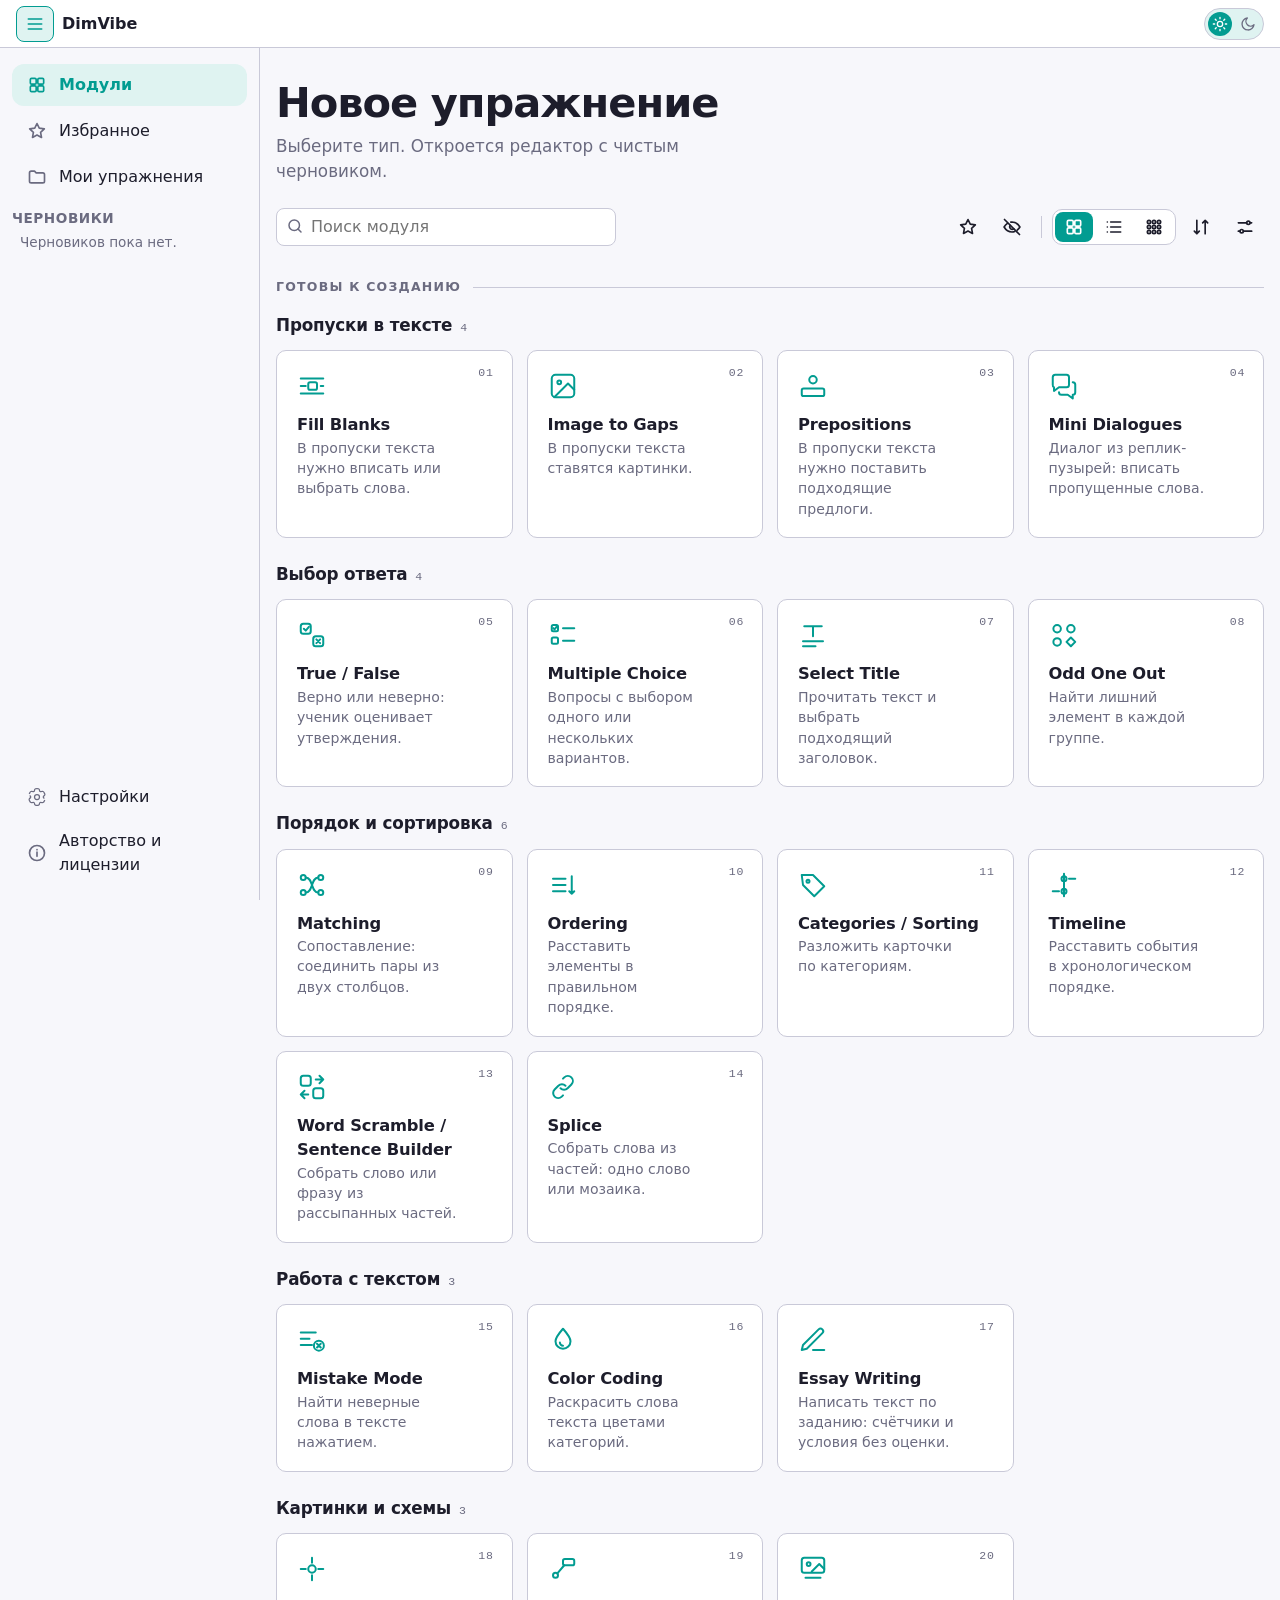
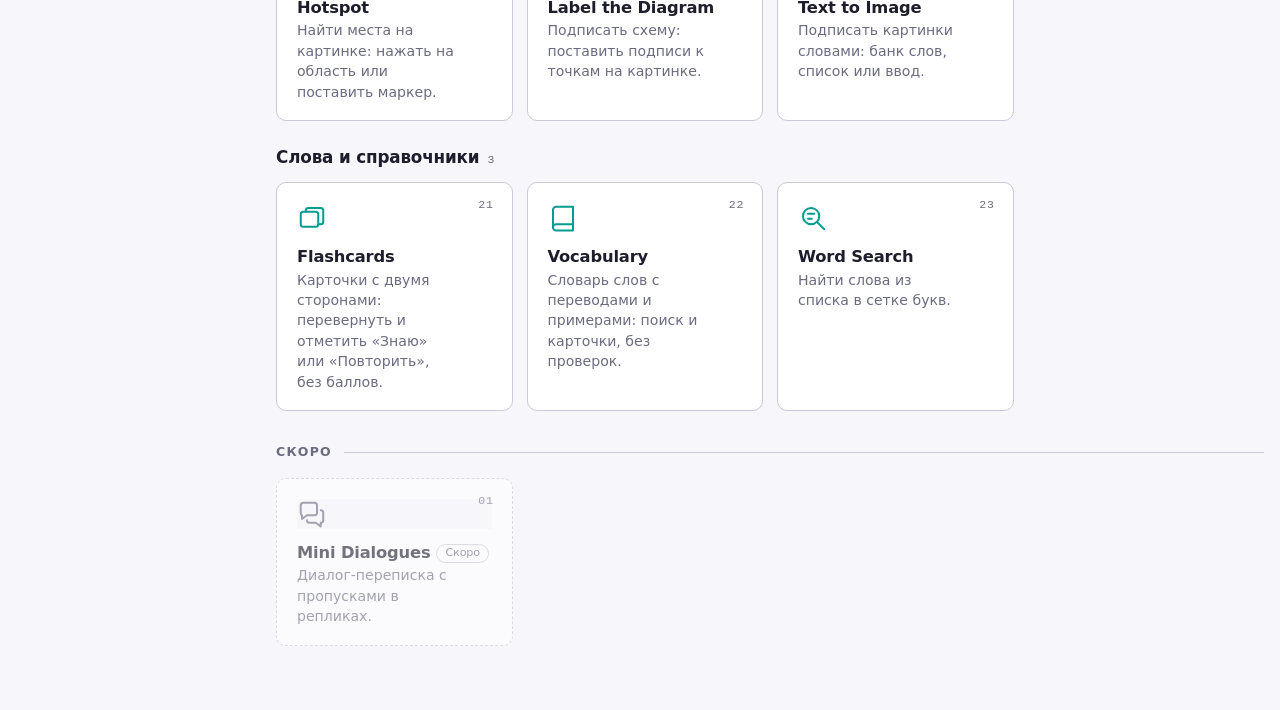
<file: home.html>
﻿<!DOCTYPE html>
<html lang="ru">
<head>
<meta charset="UTF-8">
<meta name="viewport" content="width=device-width, initial-scale=1.0">
<script>/* Тема до первой отрисовки, чтобы не было вспышки светлой/тёмной (2026-11-21): сохранённый выбор из dimvibe.theme */try{var t=localStorage.getItem("dimvibe.theme");if(t==="light"||t==="dark")document.documentElement.setAttribute("data-theme",t)}catch(e){}</script>
<script src="core/i18n.js?v=1"></script>
<script src="core/lang/en.js?v=1"></script>
<title>DimVibe — главная</title>
<link rel="stylesheet" href="core/ui.css?v=1">
<style>
  /* Тема общая с редактором: ключ dimvibe.theme в браузере, «Авто» следует за устройством */
  :root { color-scheme:light; --bg:#f7f7fb; --card:#fff; --text:#1d1d2b; --muted:#6b6b80; --accent:#029c91; --accent-soft:#dff3f1; --line:#c9c9d8; --gap:16px; --sp-1:4px; --sp-2:8px; --sp-3:12px; --sp-4:16px; --sp-5:24px; --sp-6:32px; }
  @media (prefers-color-scheme: dark) {
    :root:not([data-theme="light"]) { color-scheme:dark; --bg:#16161f; --card:#20202c; --text:#f2f2f8; --muted:#a3a3b5; --accent:#029c91; --accent-soft:#10302e; --line:#41415a; }
  }
  :root[data-theme="dark"] { color-scheme:dark; --bg:#16161f; --card:#20202c; --text:#f2f2f8; --muted:#a3a3b5; --accent:#029c91; --accent-soft:#10302e; --line:#41415a; }
  * { box-sizing:border-box; }
  body { margin:0; background:var(--bg); color:var(--text); font-family:system-ui, "Noto Sans", "Noto Sans Georgian", "Segoe UI", sans-serif; line-height:1.5; }
  button, a, input { font:inherit; color:inherit; }
  svg { fill:none; stroke:currentColor; stroke-width:2; stroke-linecap:round; stroke-linejoin:round; }
  #bar { display:flex; align-items:center; gap:8px; height:48px; padding:0 16px; border-bottom:1px solid var(--line); background:var(--card); position:sticky; top:0; z-index:5; }
  .grow { flex:1; }
  .theme-switch { position:relative; display:inline-flex; align-items:center; justify-content:space-between; width:60px; height:32px; padding:0 7px; border-radius:999px; background:var(--accent-soft); border:1px solid var(--line); cursor:pointer; }
  .theme-switch svg { width:16px; height:16px; stroke:var(--muted); position:relative; z-index:1; }
  .theme-switch i { position:absolute; top:3px; left:3px; width:24px; height:24px; border-radius:50%; background:var(--accent); transition:transform .15s; }
  .theme-switch[aria-checked="true"] i { transform:translateX(28px); }
  .theme-switch .ts-sun { stroke:#fff; }
  .theme-switch[aria-checked="true"] .ts-sun { stroke:var(--muted); }
  .theme-switch[aria-checked="true"] .ts-moon { stroke:#fff; }
  main { flex:1; min-width:0; max-width:1100px; margin:0 auto; padding:var(--sp-5) var(--sp-4) calc(var(--sp-6) * 2); }
  #drafts { flex:0 1 auto; min-height:0; overflow-y:auto; }
  .draft { display:block; width:100%; text-align:left; border:none; background:transparent; border-radius:8px; padding:6px 8px; cursor:pointer; }
  .draft:hover { background:var(--accent-soft); }
  .draft b { display:block; font-weight:500; white-space:nowrap; overflow:hidden; text-overflow:ellipsis; }
  .draft small { color:var(--muted); }
  .side-none { color:var(--muted); font-size:.85rem; margin:0; padding:0 8px; }
  h1 { font-size:1.5rem; line-height:1.25; margin:0 0 var(--sp-2); }
  h2 { font-size:.85rem; color:var(--muted); font-weight:600; margin:var(--sp-5) 0 var(--sp-3); text-transform:uppercase; letter-spacing:.04em; }
  .lead { color:var(--muted); margin:0 0 var(--sp-4); }

  /* Подсказки при наведении и фокусе (как в редакторе) */
  [data-tip] { position:relative; }
  [data-tip]::after { content:attr(data-tip); position:absolute; top:calc(100% + 6px); left:50%; transform:translateX(-50%); white-space:nowrap; background:var(--text); color:var(--bg); font-size:.78rem; line-height:1.3; padding:4px 8px; border-radius:6px; pointer-events:none; z-index:40; display:none; font-weight:400; }
  [data-tip].tip-end::after { left:auto; right:0; transform:none; }
  [data-tip]:hover::after, [data-tip]:focus-visible::after { display:block; animation:tipin .12s .35s both; }
  @keyframes tipin { from { opacity:0; } to { opacity:1; } }

  /* Панель инструментов: поиск, избранное, скрытые, виды, настройки */
  #tools { display:flex; flex-wrap:wrap; align-items:center; gap:var(--sp-2); margin-bottom:var(--sp-2); }
  .search { position:relative; flex:1; min-width:0; max-width:340px; }
  .search svg { position:absolute; left:10px; top:9px; width:18px; height:18px; color:var(--muted); pointer-events:none; }
  .search input { width:100%; min-height:36px; padding:6px 32px 6px 34px; border:1px solid var(--line); background:var(--card); border-radius:8px; }
  .search input:focus { outline:none; border-color:var(--accent); }
  .search .x { position:absolute; right:2px; top:2px; width:32px; height:32px; border:none; background:transparent; border-radius:6px; color:var(--muted); cursor:pointer; display:none; }
  .search.has .x { display:block; }
  .tb { position:relative; display:inline-flex; align-items:center; justify-content:center; gap:4px; min-width:36px; height:36px; padding:0 8px; border:1px solid transparent; background:transparent; border-radius:8px; cursor:pointer; }
  .tb:hover { background:var(--accent-soft); }
  .tb svg { width:20px; height:20px; }
  .tb[aria-pressed="true"], .tb[aria-expanded="true"] { background:var(--accent-soft); color:var(--accent); border-color:var(--accent); }
  .tb small { font-size:.75rem; font-weight:600; }
  .sep { width:1px; height:22px; background:var(--line); margin:0 4px; }
  .views { display:inline-flex; gap:2px; padding:2px; border:1px solid var(--line); border-radius:10px; background:var(--card); }
  .views .tb { height:30px; min-width:32px; }
  .views .tb[aria-pressed="true"] { border-color:transparent; background:var(--accent); color:#fff; }
  .menuwrap { position:relative; }
  .pop { position:absolute; right:0; top:calc(100% + 6px); z-index:30; width:250px; padding:12px; background:var(--card); border:1px solid var(--line); border-radius:12px; box-shadow:0 8px 28px rgba(0,0,0,.25); }
  .pop[hidden] { display:none; }
  .pop .row { margin-bottom:12px; }
  .pop .row:last-child { margin-bottom:0; }
  .pop .lab { display:flex; justify-content:space-between; font-size:.82rem; color:var(--muted); margin-bottom:6px; }
  .pop .lab b { color:var(--text); font-weight:600; }
  .seg { display:flex; gap:4px; }
  .seg button { flex:1; min-height:30px; padding:2px 6px; font-size:.85rem; border:1px solid var(--line); background:var(--card); border-radius:8px; cursor:pointer; }
  .seg button[aria-pressed="true"] { background:var(--accent); border-color:var(--accent); color:#fff; }
  .pop input[type=range] { width:100%; accent-color:var(--accent); margin:8px 0 0; }
  .pop .ticks { display:flex; justify-content:space-between; font-size:.75rem; color:var(--muted); padding:0 6px; }
  .pop .off { opacity:.4; pointer-events:none; }
  .pop .note { font-size:.78rem; color:var(--muted); margin:0; }

  /* Карточки модулей */
  .grid { display:grid; gap:var(--gap); }
  .grid.v-cards { grid-template-columns:repeat(auto-fill, minmax(230px, 1fr)); }
  .grid.v-cards.manual { grid-template-columns:repeat(auto-fill, minmax(max(130px, calc((100% - (var(--cols) - 1) * var(--gap)) / var(--cols))), 1fr)); }
  .grid.v-list { grid-template-columns:1fr; --gap:8px; }
  .grid.v-icons { grid-template-columns:repeat(auto-fill, 72px); }
  .mod { position:relative; border:1px solid color-mix(in srgb, var(--line) 60%, transparent); border-radius:18px; background:var(--card); box-shadow:0 1px 3px rgba(20,20,40,.08); transition:box-shadow .15s, border-color .15s, transform .15s; }
  @media (hover:hover) { .mod:not(.soon):not(.dragging):hover { border-color:var(--accent); box-shadow:0 6px 18px rgba(20,20,40,.12); transform:translateY(-2px); } }
  .mod .main { display:flex; flex-direction:column; gap:var(--sp-2); padding:20px; height:100%; text-decoration:none; border-radius:18px; }
  .mod a.main:hover, .mod a.main:focus-visible { box-shadow:0 0 0 1px var(--accent), 0 4px 16px rgba(2,156,145,.18); outline:none; }
  .ic { width:48px; height:48px; flex:none; border-radius:12px; background:var(--accent-soft); color:var(--accent); display:flex; align-items:center; justify-content:center; }
  .ic svg { width:28px; height:28px; stroke-width:1.8; }
  .mod b { font-size:1.05rem; }
  .mod p { margin:0; color:var(--muted); font-size:.9rem; flex:1; }
  .go { display:inline-block; color:var(--accent); font-weight:600; font-size:.9rem; transition:transform .2s cubic-bezier(.2,.7,.3,1); }
  .ic { transition:transform .2s cubic-bezier(.2,.7,.3,1), background-color .2s; }
  @media (hover:hover) { .mod:not(.soon):hover .go { transform:translateX(4px); } .mod:not(.soon):not(.dragging):hover .ic { transform:scale(1.06); } }
  @media (pointer:coarse) { .tb { min-width:40px; height:40px; } .views .tb { height:34px; } .search input { min-height:44px; } .search svg { top:13px; } .search .x { top:6px; } }
  .soonb { display:inline-block; margin-left:6px; font-size:.7rem; font-weight:400; padding:0 8px; border-radius:999px; border:1px solid var(--line); color:var(--muted); vertical-align:middle; }
  .mod.soon { opacity:.65; border-style:dashed; }
  .mod.soon .ic { background:var(--bg); color:var(--muted); }
  .mod.is-hidden { opacity:.45; border-style:dotted; }
  .acts { position:absolute; top:6px; right:6px; display:flex; gap:2px; }
  .act { width:30px; height:30px; padding:0; border:none; background:transparent; border-radius:8px; color:var(--muted); cursor:pointer; display:inline-flex; align-items:center; justify-content:center; opacity:0; }
  .act svg { width:17px; height:17px; }
  .act:hover { background:var(--accent-soft); color:var(--accent); }
  .mod:hover .act, .act:focus-visible, .act.on, .mod:focus-within .act { opacity:1; }
  .act.on { color:var(--accent); }
  .act.on svg { fill:currentColor; }
  @media (hover:none) { .act { opacity:1; } }

  /* Список: строки */
  .v-list .mod .main { flex-direction:row; align-items:center; gap:14px; padding:10px 84px 10px 12px; }
  .v-list .ic { width:40px; height:40px; }
  .v-list .ic svg { width:24px; height:24px; }
  .v-list .txt { flex:1; min-width:0; }
  .v-list .txt p { font-size:.85rem; }
  .v-list .acts { top:50%; transform:translateY(-50%); }
  .v-list .go { flex:none; }
  /* Значки: только иконка, название и описание — в подсказке */
  .v-icons .mod { border-radius:14px; }
  .v-icons .mod .main { padding:10px; align-items:center; justify-content:center; }
  .v-icons .ic { width:48px; height:48px; }
  .v-icons .txt, .v-icons .go { display:none; }
  .v-icons .acts { top:2px; right:2px; flex-direction:column; }
  .v-icons .act { width:20px; height:20px; border-radius:6px; }
  .v-icons .act svg { width:13px; height:13px; }
  .v-icons .act.on { opacity:1; }
  .v-icons .mod::after { content:attr(data-tip); }
  .v-icons .mod[data-tip]::after { top:calc(100% + 4px); left:0; transform:none; white-space:normal; width:max-content; max-width:220px; }
  .v-icons .mod[data-tip]:hover::after { display:block; animation:tipin .12s .35s both; }
  .linkbtn { border:none; background:transparent; padding:0; color:var(--accent); cursor:pointer; text-decoration:underline; font-size:inherit; }
  .pop .note[hidden] { display:none; }
  .mod.dragging { opacity:.4; }
  .mod.dropat { box-shadow:0 0 0 2px var(--accent); }
  .mod[draggable=true] .main { cursor:grab; }
  .empty { color:var(--muted); text-align:center; padding:32px 0; }
  .empty[hidden] { display:none; }
  @media (max-width:520px) {
    .grid.v-cards, .grid.v-cards.manual { grid-template-columns:1fr; }
    #tools { flex-wrap:wrap; }
    .search { max-width:none; flex-basis:100%; }
    .pop { right:auto; left:0; }
    .tools-r { margin-left:auto; }
  }
  .tools-r { display:flex; align-items:center; gap:6px; margin-left:auto; }
  /* Оформление каталога: плоские карточки с тонкой линией, без теней и цветных плиток; номер, стрелка и заливка при наведении */
  main { padding-top:var(--sp-6); }
  h1 { font-size:clamp(1.9rem, 4vw, 2.6rem); font-weight:700; letter-spacing:-.025em; line-height:1.1; margin:0 0 var(--sp-2); }
  .lead { font-size:1.05rem; max-width:46ch; margin-bottom:var(--sp-5); }
  h2 { display:flex; align-items:center; gap:var(--sp-3); font-size:.78rem; letter-spacing:.1em; margin:var(--sp-6) 0 var(--sp-4); }
  h2::after { content:""; flex:1; height:1px; background:var(--line); }
  #ready, #soon { counter-reset:mod; }
  .grp { margin-bottom:var(--sp-5); }
  .grp h3 { display:flex; align-items:baseline; gap:var(--sp-2); margin:0 0 var(--sp-3); font-size:1.05rem; font-weight:650; letter-spacing:-.01em; }
  .grp h3 small { font:500 .72rem/1 ui-monospace, "Cascadia Mono", Consolas, monospace; color:var(--muted); }
  .mod { counter-increment:mod; border-radius:10px; border:1px solid var(--line); background:var(--card); box-shadow:none; overflow:hidden; transition:border-color .2s, background-color .2s, transform .2s cubic-bezier(.2,.7,.3,1); }
  .mod .main { padding:20px 20px 18px; gap:var(--sp-3); border-radius:0; }
  .mod .main::before { content:counter(mod, decimal-leading-zero); position:absolute; top:16px; right:18px; font:500 .72rem/1 ui-monospace, "Cascadia Mono", Consolas, monospace; letter-spacing:.06em; color:var(--muted); transition:opacity .15s; }
  .mod:hover .main::before, .mod:focus-within .main::before { opacity:0; }
  .ic { width:auto; height:auto; background:none; border-radius:0; justify-content:flex-start; }
  .ic svg { width:30px; height:30px; stroke-width:1.5; }
  .mod b { font-size:1.02rem; font-weight:650; letter-spacing:-.01em; }
  .mod p { font-size:.88rem; line-height:1.45; }
  .go { position:absolute; right:16px; bottom:14px; display:grid; place-items:center; width:30px; height:30px; border-radius:50%; background:var(--text); color:var(--bg); opacity:0; transform:translateX(-6px); transition:opacity .2s, transform .2s cubic-bezier(.2,.7,.3,1); }
  .go svg { width:15px; height:15px; stroke-width:2; }
  .mod .main { position:relative; }
  .mod .txt p { padding-right:34px; }
  @media (hover:hover) {
    .mod:not(.soon):not(.dragging):hover { border-color:var(--text); background:var(--card); box-shadow:none; transform:none; }
    .mod:not(.soon):hover .go { opacity:1; transform:none; }
    .mod:not(.soon):not(.dragging):hover .ic { transform:none; }
    .mod:not(.soon):hover .ic svg { stroke:var(--accent); }
  }
  .mod a.main:focus-visible { box-shadow:inset 0 0 0 2px var(--accent); }
  .mod a.main:hover { box-shadow:none; }
  @media (hover:none) { .go { opacity:1; transform:none; } .mod .main::before { display:none; } }
  .mod.soon { border-style:dashed; opacity:.6; }
  .acts { top:10px; right:10px; }
  /* Список: строки с разделителями */
  .grid.v-list { gap:0; border-top:1px solid var(--line); --gap:0; }
  .v-list .mod { border-radius:0; border-width:0 0 1px; background:transparent; }
  .v-list .mod .main { padding:14px 96px 14px 4px; }
  .v-list .mod .main::before { top:50%; right:96px; transform:translateY(-50%); }
  .v-list .go { position:static; flex:none; opacity:0; }
  .v-list .ic svg { width:24px; height:24px; }
  .v-list .mod:hover { background:var(--accent-soft); }
  /* Значки */
  .v-icons .mod { border-radius:12px; }
  .v-icons .mod .main::before, .v-icons .go { display:none; }
  .v-icons .ic svg { width:28px; height:28px; }
</style>
</head>
<body>
<header id="bar">
  <button class="tb" id="sideToggle" aria-expanded="true" data-tip="Левая панель" aria-label="Показать или скрыть левую панель"><svg viewBox="0 0 24 24" aria-hidden="true"><path d="M4 6h16M4 12h16M4 18h16"/></svg></button>
  <b>DimVibe</b>
  <span class="grow"></span>
  <button class="theme-switch" id="themeSwitch" role="switch" aria-checked="false" aria-label="Тёмная тема" title="Светлая / тёмная тема">
    <i></i>
    <svg class="ts-sun" viewBox="0 0 24 24" aria-hidden="true"><circle cx="12" cy="12" r="4"/><path d="M12 2v2M12 20v2M4.9 4.9l1.4 1.4M17.7 17.7l1.4 1.4M2 12h2M20 12h2M4.9 19.1l1.4-1.4M17.7 6.3l1.4-1.4"/></svg>
    <svg class="ts-moon" viewBox="0 0 24 24" aria-hidden="true"><path d="M21 13A9 9 0 1 1 11 3a7 7 0 0 0 10 10z"/></svg>
  </button>
</header>
<div id="shell">
<main>
  <h1>Новое упражнение</h1>
  <p class="lead">Выберите тип. Откроется редактор с чистым черновиком.</p>
  <div id="tools">
    <div class="search" id="searchBox">
      <svg viewBox="0 0 24 24" aria-hidden="true"><circle cx="11" cy="11" r="7"/><path d="M20 20l-4-4"/></svg>
      <input id="q" type="search" placeholder="Поиск модуля" aria-label="Поиск модуля" autocomplete="off">
      <button class="x" id="qx" aria-label="Очистить поиск"><svg viewBox="0 0 24 24" width="16" height="16" aria-hidden="true"><path d="M6 6l12 12M18 6L6 18"/></svg></button>
    </div>
    <div class="tools-r">
      <button class="tb" id="favOnly" aria-pressed="false" data-tip="Только избранное" aria-label="Только избранное"><svg viewBox="0 0 24 24" aria-hidden="true"><path d="M12 3l2.7 5.6 6.1.8-4.5 4.2 1.1 6.1L12 16.8 6.6 19.7l1.1-6.1L3.2 9.4l6.1-.8z"/></svg></button>
      <button class="tb" id="showHid" aria-pressed="false" data-tip="Скрытые модули" aria-label="Показать скрытые модули"><svg viewBox="0 0 24 24" aria-hidden="true"><path d="M3 3l18 18"/><path d="M10.6 6.2A9.8 9.8 0 0 1 12 6c6 0 9.5 6 9.5 6a16 16 0 0 1-3.2 3.8M6.5 7.6A15.7 15.7 0 0 0 2.5 12S6 18 12 18c1.2 0 2.3-.2 3.3-.6"/><path d="M9.9 10a3 3 0 0 0 4.2 4.2"/></svg><small id="hidN" hidden></small></button>
      <span class="sep"></span>
      <div class="views" role="group" aria-label="Вид">
        <button class="tb" data-view="cards" aria-pressed="true" data-tip="Карточки" aria-label="Карточки"><svg viewBox="0 0 24 24" aria-hidden="true"><rect x="4" y="4" width="7" height="7" rx="1.5"/><rect x="13" y="4" width="7" height="7" rx="1.5"/><rect x="4" y="13" width="7" height="7" rx="1.5"/><rect x="13" y="13" width="7" height="7" rx="1.5"/></svg></button>
        <button class="tb" data-view="list" aria-pressed="false" data-tip="Список" aria-label="Список"><svg viewBox="0 0 24 24" aria-hidden="true"><path d="M8 6h12M8 12h12M8 18h12M4 6h.01M4 12h.01M4 18h.01"/></svg></button>
        <button class="tb" data-view="icons" aria-pressed="false" data-tip="Значки" aria-label="Компактные значки"><svg viewBox="0 0 24 24" aria-hidden="true"><circle cx="6" cy="6" r="2"/><circle cx="12" cy="6" r="2"/><circle cx="18" cy="6" r="2"/><circle cx="6" cy="12" r="2"/><circle cx="12" cy="12" r="2"/><circle cx="18" cy="12" r="2"/><circle cx="6" cy="18" r="2"/><circle cx="12" cy="18" r="2"/><circle cx="18" cy="18" r="2"/></svg></button>
      </div>
      <div class="menuwrap">
        <button class="tb" id="sortBtn" aria-expanded="false" aria-haspopup="true" data-tip="Порядок модулей" aria-label="Порядок модулей"><svg viewBox="0 0 24 24" aria-hidden="true"><path d="M7 4v16M7 20l-3-3M7 20l3-3M17 20V4M17 4l-3 3M17 4l3 3"/></svg></button>
        <div class="pop" id="sortPop" role="menu" hidden>
          <div class="row">
            <div class="lab"><span>Порядок</span></div>
            <div class="seg" id="sortSeg"><button data-sort="catalog">Как в каталоге</button><button data-sort="alpha">По алфавиту</button><button data-sort="custom">Свой</button></div>
          </div>
          <p class="note" id="sortNote">Выберите «Свой», чтобы менять порядок: перетаскивайте карточки или нажимайте Alt + стрелки на выбранной карточке.</p>
          <p class="note" style="margin-top:8px"><button class="linkbtn" id="sortReset">Сбросить свой порядок</button></p>
        </div>
      </div>
      <div class="menuwrap">
        <button class="tb" id="setBtn" aria-expanded="false" aria-haspopup="true" data-tip="Колонки и интервалы" aria-label="Настройки вида"><svg viewBox="0 0 24 24" aria-hidden="true"><path d="M4 7h10M18 7h2M4 17h2M10 17h10"/><circle cx="16" cy="7" r="2"/><circle cx="8" cy="17" r="2"/></svg></button>
        <div class="pop" id="pop" hidden>
          <div class="row" id="colRow">
            <div class="lab"><span>Колонки</span><b id="colVal">Авто</b></div>
            <div class="seg"><button id="colAuto" aria-pressed="true">Авто</button><button id="colMan" aria-pressed="false">Вручную</button></div>
            <input type="range" id="cols" min="2" max="8" step="1" value="4" aria-label="Число колонок">
            <div class="ticks" aria-hidden="true"><span>2</span><span>3</span><span>4</span><span>5</span><span>6</span><span>7</span><span>8</span></div>
          </div>
          <div class="row">
            <div class="lab"><span>Интервал</span></div>
            <div class="seg" id="gapSeg"><button data-gap="8" aria-pressed="false">Малый</button><button data-gap="14" aria-pressed="true">Средний</button><button data-gap="24" aria-pressed="false">Большой</button></div>
          </div>
          <p class="note" id="colNote" hidden>Колонки задаются только в виде «Карточки».</p>
        </div>
      </div>
    </div>
  </div>
  <section id="secReady"><h2>Готовы к созданию</h2><div class="grid" id="ready"></div></section>
  <section id="secSoon"><h2>Скоро</h2><div class="grid" id="soon"></div></section>
  <p class="empty" id="none" hidden>Ничего не найдено.</p>
</main>
</div>
<script src="core/shell.js?v=2"></script>
<script src="core/icons.js?v=4"></script>
<script src="core/sidebar.js?v=4"></script>
<script>
// Реестр модулей: чтобы добавить модуль, достаточно строки здесь (ready: true — модуль подключён в editor.html).
// Названия «скоро» взяты из файлов спецификации docs/spec/04_MODULES; описания — только там, где они известны.
const ICON = {
  fill_blanks: '<path d="M4 7h16"/><path d="M4 12h5"/><path d="M12 13h8"/><path d="M4 17h16"/>',
  image_to_gaps: '<rect x="3" y="4" width="18" height="16" rx="2"/><circle cx="9" cy="10" r="1.5"/><path d="M3 17l5-5 4 4 3-3 6 6"/>',
  true_false: '<path d="M4 8l3 3 5-6"/><path d="M14 14l6 6M20 14l-6 6"/>',
  multiple_choice: '<circle cx="6" cy="7" r="2"/><circle cx="6" cy="17" r="2"/><path d="M11 7h9M11 17h9"/>',
  matching: '<circle cx="6" cy="7" r="2"/><circle cx="18" cy="17" r="2"/><path d="M8 7l8 10"/>',
  mistake_mode: '<path d="M4 6h16M4 18h16"/><path d="M8 10l8 4M16 10l-8 4"/>',
  color_coding: '<path d="M3 8h7M14 8h7M3 16h4M11 16h10"/><path d="M10 5h4v6h-4zM7 13h4v6H7z"/>',
  select_title: '<path d="M4 5h16"/><path d="M4 10h12M4 14h16M4 18h10" opacity=".5"/>',
  ordering: '<path d="M8 6h12M8 12h12M8 18h12"/><path d="M3 6h.01M3 12h.01M3 18h.01"/>',
  timeline: '<path d="M6 3v18"/><circle cx="6" cy="7" r="2"/><circle cx="6" cy="17" r="2"/><path d="M10 7h10M10 17h8"/>',
  word_scramble: '<rect x="3" y="4" width="7" height="7" rx="1.5"/><rect x="14" y="6" width="7" height="7" rx="1.5"/><rect x="7" y="14" width="7" height="7" rx="1.5"/>',
  categories: '<path d="M3 12v8h7v-8M14 12v8h7v-8"/><rect x="4.5" y="4" width="4" height="4" rx="1"/><rect x="15.5" y="3" width="4" height="4" rx="1"/>',
  odd_one_out: '<circle cx="6.5" cy="7" r="2.5"/><circle cx="17.5" cy="7" r="2.5"/><circle cx="6.5" cy="17" r="2.5"/><rect x="15" y="14.5" width="5" height="5" rx="1"/>',
  splice: '<path d="M3 8h6v8H3zM15 8h6v8h-6z"/><path d="M9 12h6"/>',
  prepositions: '<path d="M4 12h4"/><path d="M16 12h4"/><rect x="9" y="9" width="6" height="6" rx="2"/><path d="M4 18h16"/>',
  essay_writing: '<path d="M4 6h14M4 11h8M4 16h5"/><path d="M12 19l1-3.5 6-6 2.5 2.5-6 6z"/>',
  hotspot: '<rect x="3" y="4" width="18" height="16" rx="2"/><circle cx="12" cy="12" r="3"/><path d="M12 8V6M12 18v-2M8 12H6M18 12h-2"/>',
  vocabulary: '<path d="M5 4h11a3 3 0 0 1 3 3v13H8a3 3 0 0 1-3-3z"/><path d="M5 17a3 3 0 0 1 3-3h11M9 8h6"/>',
  label_diagram: '<rect x="3" y="4" width="18" height="16" rx="2"/><circle cx="8" cy="15" r="1.5"/><path d="M9 14l5-6"/><rect x="13" y="5.5" width="6" height="3" rx="1"/>',
  text_to_image: '<rect x="3" y="3" width="18" height="11" rx="2"/><path d="M3 12l5-4 4 3 3-2 6 4"/><rect x="6" y="17" width="12" height="4" rx="2"/>',
  mini_dialogues: '<path d="M4 5h11a2 2 0 0 1 2 2v5a2 2 0 0 1-2 2H9l-4 3v-3H4a1 1 0 0 1-1-1V6a1 1 0 0 1 1-1z"/><path d="M9 17v1a2 2 0 0 0 2 2h5l3 2v-2h1a1 1 0 0 0 1-1v-5a2 2 0 0 0-2-2h-2"/>',
  word_search: '<rect x="3" y="3" width="14" height="14" rx="2"/><path d="M7 8h6M7 12h3"/><circle cx="16.5" cy="16.5" r="3.5"/><path d="M19 19l2.5 2.5"/>',
  flashcards: '<rect x="3" y="7" width="14" height="11" rx="2"/><path d="M7 4h12a2 2 0 0 1 2 2v9"/><path d="M7 12h6"/>',
  generic: '<rect x="4" y="4" width="16" height="16" rx="3"/><path d="M9 12h6M12 9v6"/>'
};
Object.assign(ICON, DVIcons.modules); // значки Solar из core/icons.js
const MODS = [
  { id: 'fill_blanks', name: 'Fill Blanks', desc: 'В пропуски текста нужно вписать или выбрать слова.', ready: true },
  { id: 'image_to_gaps', name: 'Image to Gaps', desc: 'В пропуски текста ставятся картинки.', ready: true },
  { id: 'true_false', name: 'True / False', desc: 'Верно или неверно: ученик оценивает утверждения.', ready: true },
  { id: 'multiple_choice', name: 'Multiple Choice', desc: 'Вопросы с выбором одного или нескольких вариантов.', ready: true },
  { id: 'matching', name: 'Matching', desc: 'Сопоставление: соединить пары из двух столбцов.', ready: true },
  { id: 'mistake_mode', name: 'Mistake Mode', desc: 'Найти неверные слова в тексте нажатием.', ready: true },
  { id: 'color_coding', name: 'Color Coding', desc: 'Раскрасить слова текста цветами категорий.', ready: true },
  { id: 'select_title', name: 'Select Title', desc: 'Прочитать текст и выбрать подходящий заголовок.', ready: true },
  { id: 'ordering', name: 'Ordering', desc: 'Расставить элементы в правильном порядке.', ready: true },
  { id: 'categories', name: 'Categories / Sorting', desc: 'Разложить карточки по категориям.', ready: true },
  { id: 'odd_one_out', name: 'Odd One Out', desc: 'Найти лишний элемент в каждой группе.', ready: true },
  { id: 'timeline', name: 'Timeline', desc: 'Расставить события в хронологическом порядке.', ready: true },
  { id: 'mini_dialogues', name: 'Mini Dialogues', desc: 'Диалог-переписка с пропусками в репликах.' },
  { id: 'word_scramble', name: 'Word Scramble / Sentence Builder', desc: 'Собрать слово или фразу из рассыпанных частей.', ready: true },
  { id: 'flashcards', name: 'Flashcards', desc: 'Карточки с двумя сторонами: перевернуть и отметить «Знаю» или «Повторить», без баллов.', ready: true },{ id: 'vocabulary', name: 'Vocabulary', desc: 'Словарь слов с переводами и примерами: поиск и карточки, без проверок.', ready: true }, { id: 'word_search', name: 'Word Search', desc: 'Найти слова из списка в сетке букв.', ready: true },
  { id: 'hotspot', name: 'Hotspot', desc: 'Найти места на картинке: нажать на область или поставить маркер.', ready: true }, { id: 'label_diagram', name: 'Label the Diagram', desc: 'Подписать схему: поставить подписи к точкам на картинке.', ready: true },
{ id: 'prepositions', name: 'Prepositions', desc: 'В пропуски текста нужно поставить подходящие предлоги.', ready: true },
  { id: 'text_to_image', name: 'Text to Image', desc: 'Подписать картинки словами: банк слов, список или ввод.', ready: true },
  { id: 'mini_dialogues', name: 'Mini Dialogues', desc: 'Диалог из реплик-пузырей: вписать пропущенные слова.', ready: true },
  { id: 'splice', name: 'Splice', desc: 'Собрать слова из частей: одно слово или мозаика.', ready: true },
  { id: 'essay_writing', name: 'Essay Writing', desc: 'Написать текст по заданию: счётчики и условия без оценки.', ready: true }
];
// Темы для группировки готовых модулей (как в окне создания упражнения в редакторе)
const GROUPS = [
  ['Пропуски в тексте', ['fill_blanks', 'image_to_gaps', 'prepositions', 'mini_dialogues']],
  ['Выбор ответа', ['true_false', 'multiple_choice', 'select_title', 'odd_one_out']],
  ['Порядок и сортировка', ['matching', 'ordering', 'timeline', 'categories', 'word_scramble', 'splice']],
  ['Работа с текстом', ['mistake_mode', 'color_coding', 'essay_writing']],
  ['Картинки и схемы', ['hotspot', 'label_diagram', 'text_to_image']],
  ['Слова и справочники', ['word_search', 'vocabulary', 'flashcards']]
];
const $ = id => document.getElementById(id);
const esc = s => String(s).replace(/[&<>"]/g, c => ({ '&': '&amp;', '<': '&lt;', '>': '&gt;', '"': '&quot;' })[c]);
const svg = d => `<svg viewBox="0 0 24 24" aria-hidden="true">${d}</svg>`;
const STAR = '<path d="M12 3l2.7 5.6 6.1.8-4.5 4.2 1.1 6.1L12 16.8 6.6 19.7l1.1-6.1L3.2 9.4l6.1-.8z"/>';
const EYEOFF = '<path d="M3 3l18 18"/><path d="M10.6 6.2A9.8 9.8 0 0 1 12 6c6 0 9.5 6 9.5 6a16 16 0 0 1-3.2 3.8M6.5 7.6A15.7 15.7 0 0 0 2.5 12S6 18 12 18c1.2 0 2.3-.2 3.3-.6"/><path d="M9.9 10a3 3 0 0 0 4.2 4.2"/>';
const EYE = '<path d="M2 12s3.5-7 10-7 10 7 10 7-3.5 7-10 7S2 12 2 12z"/><circle cx="12" cy="12" r="3"/>';

// Настройки хранятся в браузере преподавателя; без хранилища страница работает, но не помнит выбор
const PREFS = 'dimvibe.home.v1';
const st = { view: 'cards', cols: 0, gap: 14, fav: [], hid: [], sort: 'catalog', order: [] }; // cols 0 = авто; sort: catalog | alpha | custom
try { Object.assign(st, JSON.parse(localStorage.getItem(PREFS)) || {}); } catch (e) {}
const view = { q: '', favOnly: false, showHid: false };
const save = () => { try { localStorage.setItem(PREFS, JSON.stringify(st)); } catch (e) {} };

// Порядок внутри раздела («Готовы» и «Скоро» всегда отдельно). «Свой» порядок — список номеров st.order; новые модули встают в конец
function sortMods(items) {
  if (st.sort === 'alpha') return items.slice().sort((a, b) => a.name.localeCompare(b.name, 'en'));
  if (st.sort === 'custom') {
    const pos = m => { const i = st.order.indexOf(m.id); return i < 0 ? 1e6 + MODS.indexOf(m) : i; };
    return items.slice().sort((a, b) => pos(a) - pos(b));
  }
  return items;
}
// Полный свой порядок всех модулей (для перестановки)
const fullOrder = () => sortMods(MODS.slice()).map(m => m.id);
function reorder(id, beforeId) { // beforeId — перед каким модулем поставить; null — в конец
  const ord = fullOrder().filter(x => x !== id);
  const i = beforeId ? ord.indexOf(beforeId) : -1;
  ord.splice(i < 0 ? ord.length : i, 0, id);
  st.sort = 'custom'; st.order = ord; save(); render();
}
function shiftMod(id, dir) { // на одно место влево или вправо среди модулей своего раздела
  const m = MODS.find(x => x.id === id), grp = sortMods(MODS.filter(x => !!x.ready === !!m.ready)).map(x => x.id);
  const i = grp.indexOf(id), j = i + dir;
  if (j < 0 || j >= grp.length) return;
  if (dir < 0) reorder(id, grp[j]); else reorder(id, grp[j + 1] || null);
  const el = document.querySelector(`.mod[data-id="${id}"] .main`);
  if (el) el.focus();
}

function cardHtml(m) {
  const fav = st.fav.includes(m.id), hid = st.hid.includes(m.id);
  const body = `<span class="ic">${svg(ICON[m.id] || ICON.generic)}</span><span class="txt"><b>${esc(m.name)}${m.ready ? '' : '<span class="soonb">Скоро</span>'}</b><p>${esc(m.desc || '')}</p></span>${m.ready ? '<span class="go" aria-hidden="true">' + svg('<path d="M5 12h14M13 6l6 6-6 6"/>') + '</span>' : ''}`;
  const main = m.ready ? `<a class="main" href="editor.html?new=${m.id}">${body}</a>` : `<div class="main">${body}</div>`;
  const acts = `<span class="acts">
    <button class="act tip-end ${fav ? 'on' : ''}" data-act="fav" data-id="${m.id}" aria-pressed="${fav}" data-tip="${fav ? 'Убрать из избранного' : 'В избранное'}" aria-label="${fav ? 'Убрать из избранного' : 'В избранное'}">${svg(STAR)}</button>
    <button class="act tip-end" data-act="hide" data-id="${m.id}" data-tip="${hid ? 'Вернуть' : 'Скрыть'}" aria-label="${hid ? 'Вернуть модуль' : 'Скрыть модуль'}">${svg(hid ? EYE : EYEOFF)}</button></span>`;
  const tip = st.view === 'icons' ? ` data-tip="${esc(m.name + (m.desc ? ' — ' + m.desc : '') + (m.ready ? '' : ' (скоро)'))}"` : '';
  const drag = st.sort === 'custom' ? ' draggable="true"' : '';
  return `<div class="mod ${m.ready ? '' : 'soon'} ${hid ? 'is-hidden' : ''}" data-id="${m.id}"${drag}${tip}>${main}${acts}</div>`;
}

function render() {
  const q = view.q.trim().toLowerCase();
  const list = MODS.filter(m => {
    const hid = st.hid.includes(m.id);
    if (hid && !view.showHid) return false;
    if (view.favOnly && !st.fav.includes(m.id)) return false;
    return !q || (m.name + ' ' + (m.desc || '')).toLowerCase().includes(q);
  });
  for (const [id, ready] of [['ready', true], ['soon', false]]) {
    const items = sortMods(list.filter(m => !!m.ready === ready));
    const g = $(id);
    const gcls = 'grid v-' + st.view + (st.view === 'cards' && st.cols ? ' manual' : '');
    if (ready && st.sort === 'catalog') { // по умолчанию готовые модули сгруппированы по темам; «По алфавиту» и «Свой» — общий список
      g.className = 'groups';
      g.innerHTML = GROUPS.map(([title, ids]) => {
        const part = items.filter(m => ids.includes(m.id));
        return part.length ? `<div class="grp"><h3>${title}<small>${part.length}</small></h3><div class="${gcls}">${part.map(cardHtml).join('')}</div></div>` : '';
      }).join('') + (() => { const rest = items.filter(m => !GROUPS.some(x => x[1].includes(m.id))); return rest.length ? `<div class="grp"><h3>Другое<small>${rest.length}</small></h3><div class="${gcls}">${rest.map(cardHtml).join('')}</div></div>` : ''; })();
    } else {
      g.className = gcls;
      g.innerHTML = items.map(cardHtml).join('');
    }
    $(id === 'ready' ? 'secReady' : 'secSoon').hidden = !items.length;
  }
  $('none').hidden = list.length > 0;
  const root = document.documentElement.style;
  root.setProperty('--gap', st.view === 'list' ? '8px' : st.gap + 'px');
  root.setProperty('--cols', st.cols || 4);
  // панель инструментов
  document.querySelectorAll('[data-view]').forEach(b => b.setAttribute('aria-pressed', String(b.dataset.view === st.view)));
  $('favOnly').setAttribute('aria-pressed', String(view.favOnly));
  $('showHid').setAttribute('aria-pressed', String(view.showHid));
  $('hidN').hidden = !st.hid.length;
  $('hidN').textContent = st.hid.length;
  $('searchBox').classList.toggle('has', !!view.q);
  document.querySelectorAll('#sortSeg [data-sort]').forEach(b => b.setAttribute('aria-pressed', String(b.dataset.sort === st.sort)));
  $('sortReset').parentElement.hidden = !st.order.length;
  $('sideFav').setAttribute('aria-pressed', String(view.favOnly));
  $('colAuto').setAttribute('aria-pressed', String(!st.cols));
  $('colMan').setAttribute('aria-pressed', String(!!st.cols));
  $('cols').value = st.cols || 4;
  $('cols').disabled = !st.cols;
  $('colVal').textContent = st.cols || 'Авто';
  const cardsOnly = st.view !== 'cards';
  $('colRow').classList.toggle('off', cardsOnly);
  $('colNote').hidden = !cardsOnly;
  document.querySelectorAll('#gapSeg [data-gap]').forEach(b => b.setAttribute('aria-pressed', String(+b.dataset.gap === st.gap)));
  $('gapSeg').classList.toggle('off', st.view === 'list');
}

// Нажатия на значки «избранное» и «скрыть» на карточках
document.querySelector('main').addEventListener('click', e => {
  const b = e.target.closest('[data-act]');
  if (!b) return;
  const arr = b.dataset.act === 'fav' ? st.fav : st.hid, i = arr.indexOf(b.dataset.id);
  if (i < 0) arr.push(b.dataset.id); else arr.splice(i, 1);
  // если вернули последний скрытый модуль, режим «Скрытые» больше не нужен
  if (!st.hid.length) view.showHid = false;
  save(); render();
});
document.querySelectorAll('[data-view]').forEach(b => b.onclick = () => { st.view = b.dataset.view; save(); render(); });
$('favOnly').onclick = () => { view.favOnly = !view.favOnly; render(); };
$('showHid').onclick = () => { view.showHid = !view.showHid; render(); };
$('q').oninput = () => { view.q = $('q').value; render(); };
$('q').onkeydown = e => { if (e.key === 'Escape') { $('q').value = ''; view.q = ''; render(); } };
$('qx').onclick = () => { $('q').value = ''; view.q = ''; render(); $('q').focus(); };
$('colAuto').onclick = () => { st.cols = 0; save(); render(); };
$('colMan').onclick = () => { st.cols = +$('cols').value || 4; save(); render(); };
$('cols').oninput = () => { st.cols = +$('cols').value; save(); render(); };
document.querySelectorAll('#gapSeg [data-gap]').forEach(b => b.onclick = () => { st.gap = +b.dataset.gap; save(); render(); });

// Порядок модулей: выбор режима, сброс своего порядка, перестановка перетаскиванием и клавишами Alt + стрелки
document.querySelectorAll('#sortSeg [data-sort]').forEach(b => b.onclick = () => {
  if (b.dataset.sort === 'custom' && !st.order.length) st.order = fullOrder(); // свой порядок начинается с текущего
  st.sort = b.dataset.sort; save(); render();
});
$('sortReset').onclick = () => { st.order = []; if (st.sort === 'custom') st.sort = 'catalog'; save(); render(); };
let dragMod = null;
document.querySelector('main').addEventListener('dragstart', e => {
  const c = e.target.closest('.mod[data-id]');
  if (!c || st.sort !== 'custom') return;
  dragMod = c.dataset.id; e.dataTransfer.setData('text/plain', dragMod); e.dataTransfer.effectAllowed = 'move'; c.classList.add('dragging');
});
document.querySelector('main').addEventListener('dragover', e => {
  const c = e.target.closest('.mod[data-id]');
  if (!c || !dragMod || c.dataset.id === dragMod) return;
  e.preventDefault();
  document.querySelectorAll('.dropat').forEach(x => x.classList.remove('dropat'));
  c.classList.add('dropat');
});
document.querySelector('main').addEventListener('drop', e => {
  const c = e.target.closest('.mod[data-id]');
  if (!c || !dragMod || c.dataset.id === dragMod) return;
  e.preventDefault();
  const id = dragMod; dragMod = null;
  reorder(id, c.dataset.id);
});
document.querySelector('main').addEventListener('dragend', () => { dragMod = null; document.querySelectorAll('.dragging, .dropat').forEach(x => x.classList.remove('dragging', 'dropat')); });
document.querySelector('main').addEventListener('keydown', e => {
  if (!e.altKey || (e.key !== 'ArrowLeft' && e.key !== 'ArrowRight' && e.key !== 'ArrowUp' && e.key !== 'ArrowDown')) return;
  const c = e.target.closest('.mod[data-id]');
  if (!c || st.sort !== 'custom') return;
  e.preventDefault();
  shiftMod(c.dataset.id, e.key === 'ArrowLeft' || e.key === 'ArrowUp' ? -1 : 1);
});

// Всплывающие панели (порядок и колонки): закрываются по клику снаружи и по Esc
const POPS = { sort: ['sortBtn', 'sortPop'], set: ['setBtn', 'pop'] };
function setPop(name, open) {
  for (const [k, [b, p]] of Object.entries(POPS)) { const on = k === name && open; $(p).hidden = !on; $(b).setAttribute('aria-expanded', String(on)); }
}
$('sortBtn').onclick = () => setPop('sort', $('sortPop').hidden);
$('setBtn').onclick = () => setPop('set', $('pop').hidden);
document.addEventListener('click', e => { if (!e.target.closest('.menuwrap')) setPop('', false); });
document.addEventListener('keydown', e => { if (e.key === 'Escape') setPop('', false); });

// Левая панель — общая (core/sidebar.js). Здесь к ней добавлены «Избранное» и список черновиков
const names = Object.fromEntries(MODS.map(m => [m.id, m.name]));
DimSidebar.mount({
  active: 'home',
  afterModules: '<button class="side-btn" id="sideFav" aria-pressed="false" data-tip="Избранное"><span class="si"><svg viewBox="0 0 24 24" aria-hidden="true"><path d="M12 3l2.7 5.6 6.1.8-4.5 4.2 1.1 6.1L12 16.8 6.6 19.7l1.1-6.1L3.2 9.4l6.1-.8z"/></svg></span><span class="lbl">Избранное</span></button>',
  middle: '<h3 class="lbl">Черновики</h3><div id="drafts" class="lbl"></div>'
});
$('sideFav').onclick = () => { view.favOnly = !view.favOnly; render(); if (DimSidebar.narrow()) DimSidebar.setSide(true, false); };
// «Мои упражнения» в панели: черновики из того же хранилища, что у редактора; клик открывает редактор на этом черновике
function renderDrafts() {
  let drafts = {};
  try { drafts = JSON.parse(localStorage.getItem('dimvibe.drafts.v1')) || {}; } catch (e) {}
  const list = Object.values(drafts).sort((a, b) => (b.updatedAt || '').localeCompare(a.updatedAt || ''));
  const box = $('drafts');
  if (!list.length) { box.innerHTML = '<p class="side-none">Черновиков пока нет.</p>'; return; }
  box.innerHTML = list.map(d => `<button class="draft" data-id="${esc(d.id)}"><b${d.title ? ' data-no-i18n' : ''}>${esc(d.title || 'Без названия')}</b><small>${esc(names[d.module] || 'Fill Blanks')} · ${esc(new Date(d.updatedAt).toLocaleString((window.DimI18n ? DimI18n.lang : 'ru'), { day: 'numeric', month: 'short', hour: '2-digit', minute: '2-digit' }))}</small></button>`).join('');
}
$('drafts').addEventListener('click', e => {
  const b = e.target.closest('.draft');
  if (!b) return;
  try { localStorage.setItem('dimvibe.lastDraft', b.dataset.id); } catch (er) {}
  location.href = 'editor.html';
});
renderDrafts();

// Тема: тот же ключ, что в редакторе
const THEME_KEY = 'dimvibe.theme';
function setTheme(t, persist = true) {
  document.documentElement.dataset.theme = t;
  $('themeSwitch').setAttribute('aria-checked', String(t === 'dark'));
  if (persist) { try { localStorage.setItem(THEME_KEY, t); } catch (e) {} } // без сохранённого выбора («Авто») тема следует за устройством
}
(() => {
  let saved = null;
  try { saved = localStorage.getItem(THEME_KEY); } catch (e) {}
  const valid = saved === 'light' || saved === 'dark';
  setTheme(valid ? saved : (matchMedia('(prefers-color-scheme: dark)').matches ? 'dark' : 'light'), valid);
})();
$('themeSwitch').onclick = () => setTheme(document.documentElement.dataset.theme === 'dark' ? 'light' : 'dark');
render();
</script>
</body>
</html>
</file>
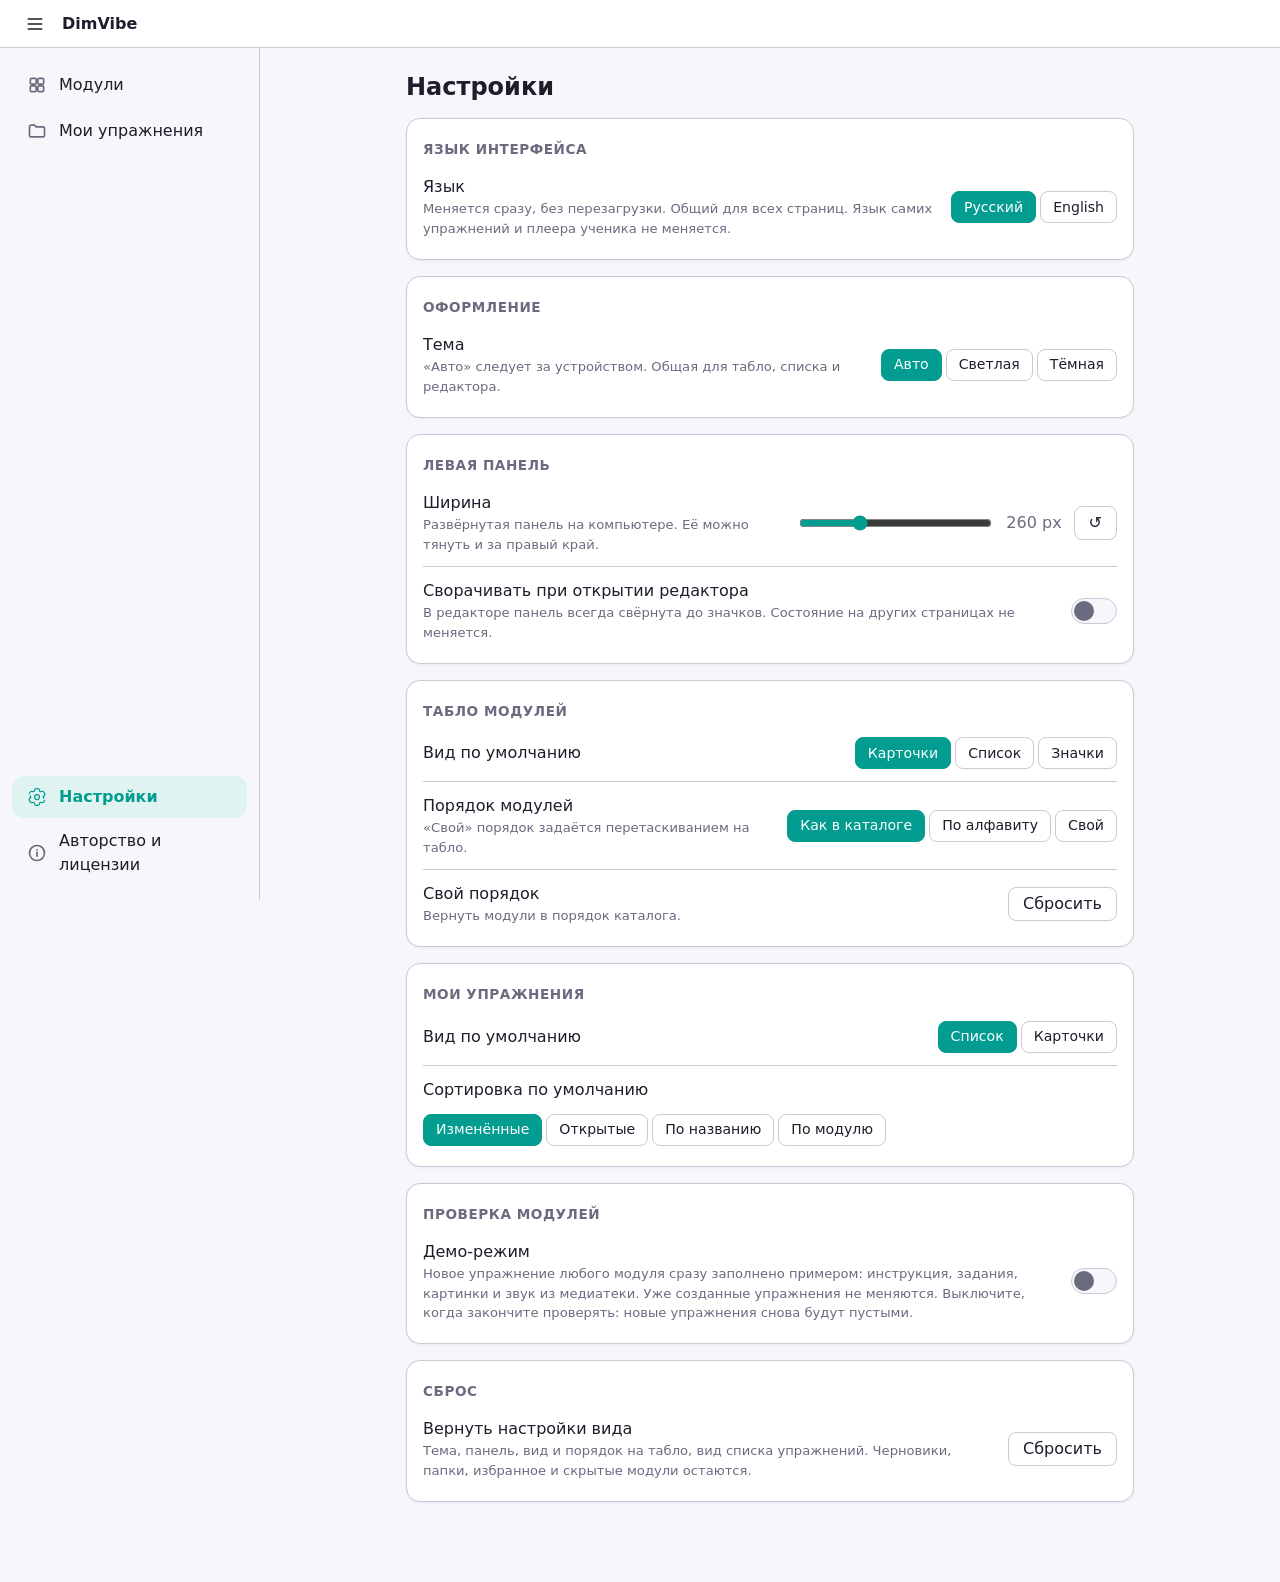
<file: settings.html>
<!DOCTYPE html>
<html lang="ru">
<head>
<meta charset="UTF-8">
<meta name="viewport" content="width=device-width, initial-scale=1.0">
<script>/* Тема до первой отрисовки, чтобы не было вспышки светлой/тёмной (2026-11-21): сохранённый выбор из dimvibe.theme */try{var t=localStorage.getItem("dimvibe.theme");if(t==="light"||t==="dark")document.documentElement.setAttribute("data-theme",t)}catch(e){}</script>
<script src="core/i18n.js?v=1"></script>
<script src="core/lang/en.js?v=1"></script>
<title>DimVibe — настройки</title>
<link rel="stylesheet" href="core/ui.css?v=1">
<style>
  /* Страница самостоятельная. Пишет настройки вида: тема (dimvibe.theme), панель (dimvibe.settings.v1), демо-режим (dimvibe.demo, core/demo.js),
     вид табло (dimvibe.home.v1: view, cols, gap, sort, order) и списка упражнений (dimvibe.exercises.v1: view, sort).
     Черновики, корзина, папки, избранное и скрытые модули здесь не трогаются. */
  :root { color-scheme:light; --bg:#f7f7fb; --card:#fff; --text:#1d1d2b; --muted:#6b6b80; --accent:#029c91; --accent-soft:#dff3f1; --line:#c9c9d8; --bad:#d64545; --sp-1:4px; --sp-2:8px; --sp-3:12px; --sp-4:16px; --sp-5:24px; --sp-6:32px; }
  @media (prefers-color-scheme: dark) {
    :root:not([data-theme="light"]) { color-scheme:dark; --bg:#16161f; --card:#20202c; --text:#f2f2f8; --muted:#a3a3b5; --accent:#029c91; --accent-soft:#10302e; --line:#41415a; --bad:#ff7070; }
  }
  :root[data-theme="dark"] { color-scheme:dark; --bg:#16161f; --card:#20202c; --text:#f2f2f8; --muted:#a3a3b5; --accent:#029c91; --accent-soft:#10302e; --line:#41415a; --bad:#ff7070; }
  * { box-sizing:border-box; }
  body { margin:0; background:var(--bg); color:var(--text); font-family:system-ui, "Noto Sans", "Noto Sans Georgian", "Segoe UI", sans-serif; line-height:1.5; }
  button, a, input, select { font:inherit; color:inherit; }
  svg { fill:none; stroke:currentColor; stroke-width:2; stroke-linecap:round; stroke-linejoin:round; }
  #bar { display:flex; align-items:center; gap:8px; height:48px; padding:0 16px; border-bottom:1px solid var(--line); background:var(--card); position:sticky; top:0; z-index:25; }
  .grow { flex:1; }
  .tb { position:relative; display:inline-flex; align-items:center; justify-content:center; min-width:36px; height:36px; padding:0 8px; border:1px solid transparent; background:transparent; border-radius:8px; cursor:pointer; }
  .tb:hover { background:var(--accent-soft); }
  .tb svg { width:20px; height:20px; }
  [data-tip] { position:relative; }
  [data-tip]::after { content:attr(data-tip); position:absolute; top:calc(100% + 6px); left:50%; transform:translateX(-50%); white-space:nowrap; background:var(--text); color:var(--bg); font-size:.78rem; line-height:1.3; padding:4px 8px; border-radius:6px; pointer-events:none; z-index:40; display:none; font-weight:400; }
  [data-tip]:hover::after, [data-tip]:focus-visible::after { display:block; animation:tipin .12s .35s both; }
  @keyframes tipin { from { opacity:0; } to { opacity:1; } }
  main { flex:1; min-width:0; max-width:760px; margin:0 auto; padding:var(--sp-5) var(--sp-4) calc(var(--sp-6) * 2); }
  h1 { font-size:1.5rem; line-height:1.25; margin:0 0 var(--sp-4); }
  section { background:var(--card); border:1px solid var(--line); border-radius:14px; padding:var(--sp-2) var(--sp-4); margin-bottom:var(--sp-4); box-shadow:0 1px 3px rgba(20,20,40,.06); }
  section h2 { font-size:.85rem; color:var(--muted); font-weight:600; margin:var(--sp-3) 0 var(--sp-1); text-transform:uppercase; letter-spacing:.04em; }
  .row { display:flex; align-items:center; justify-content:space-between; gap:var(--sp-3); padding:var(--sp-3) 0; border-top:1px solid var(--line); flex-wrap:wrap; }
  section h2 + .row { border-top:none; }
  .row .l { flex:1 1 220px; min-width:0; }
  .row .l small { display:block; color:var(--muted); font-size:.82rem; }
  .seg { display:flex; gap:var(--sp-1); flex-wrap:wrap; }
  .seg button { min-height:32px; padding:2px 12px; font-size:.88rem; border:1px solid var(--line); background:var(--card); border-radius:8px; cursor:pointer; white-space:nowrap; }
  .seg button[aria-pressed="true"] { background:var(--accent); border-color:var(--accent); color:#fff; }
  .rng { display:flex; align-items:center; gap:var(--sp-3); flex:1 1 220px; max-width:320px; }
  .rng input { flex:1; accent-color:var(--accent); }
  .rng output { min-width:52px; text-align:right; font-variant-numeric:tabular-nums; color:var(--muted); }
  .sw { position:relative; width:46px; height:26px; flex:none; border-radius:999px; border:1px solid var(--line); background:var(--bg); cursor:pointer; padding:0; }
  .sw i { position:absolute; top:2px; left:2px; width:20px; height:20px; border-radius:50%; background:var(--muted); transition:transform .2s cubic-bezier(.2,.7,.3,1), background .2s; }
  .sw { transition:background-color .2s, border-color .2s, box-shadow .2s; }
  @media (hover:hover) { .sw:hover { border-color:var(--accent); } .sw:hover i { background:var(--accent); } }
  @media (pointer:coarse) { .tb { min-width:40px; height:40px; } .btn { min-height:44px; } .seg button { min-height:40px; } .sw { width:52px; height:30px; } .sw i { width:24px; height:24px; } .sw[aria-checked="true"] i { transform:translateX(22px); } }
  .sw[aria-checked="true"] { background:var(--accent-soft); border-color:var(--accent); }
  .sw[aria-checked="true"] i { transform:translateX(20px); background:var(--accent); }
  .btn { min-height:34px; padding:0 14px; border:1px solid var(--line); background:var(--card); border-radius:8px; cursor:pointer; }
  .btn:hover { background:var(--accent-soft); }
  .btn.arm { background:var(--bad); border-color:var(--bad); color:#fff; }
  #toast { position:fixed; left:50%; bottom:24px; transform:translateX(-50%); background:var(--text); color:var(--bg); padding:8px 14px; border-radius:8px; font-size:.9rem; z-index:70; }
  #toast[hidden] { display:none; }
</style>
</head>
<body>
<header id="bar">
  <button class="tb" id="sideToggle" aria-expanded="true" data-tip="Левая панель" aria-label="Показать или скрыть левую панель"><svg viewBox="0 0 24 24" aria-hidden="true"><path d="M4 6h16M4 12h16M4 18h16"/></svg></button>
  <b>DimVibe</b>
  <span class="grow"></span>
</header>
<div id="shell">
<main>
  <h1>Настройки</h1>
  <section>
    <h2>Язык интерфейса</h2>
    <div class="row"><div class="l">Язык<small>Меняется сразу, без перезагрузки. Общий для всех страниц. Язык самих упражнений и плеера ученика не меняется.</small></div>
      <div class="seg" id="lang"><button data-v="ru" data-no-i18n>Русский</button><button data-v="en" data-no-i18n>English</button></div></div>
  </section>
  <section>
    <h2>Оформление</h2>
    <div class="row"><div class="l">Тема<small>«Авто» следует за устройством. Общая для табло, списка и редактора.</small></div>
      <div class="seg" id="theme"><button data-v="auto">Авто</button><button data-v="light">Светлая</button><button data-v="dark">Тёмная</button></div></div>
  </section>
  <section>
    <h2>Левая панель</h2>
    <div class="row"><div class="l">Ширина<small>Развёрнутая панель на компьютере. Её можно тянуть и за правый край.</small></div>
      <div class="rng"><input type="range" id="sw" min="200" max="400" step="10" aria-label="Ширина панели"><output id="swOut"></output><button class="btn" id="swReset" data-tip="Вернуть 260 px">↺</button></div></div>
    <div class="row"><div class="l">Сворачивать при открытии редактора<small>В редакторе панель всегда свёрнута до значков. Состояние на других страницах не меняется.</small></div>
      <button class="sw" id="auto" role="switch" aria-checked="false" aria-label="Сворачивать панель при открытии редактора"><i></i></button></div>
  </section>
  <section>
    <h2>Табло модулей</h2>
    <div class="row"><div class="l">Вид по умолчанию</div>
      <div class="seg" id="hView"><button data-v="cards">Карточки</button><button data-v="list">Список</button><button data-v="icons">Значки</button></div></div>
    <div class="row"><div class="l">Порядок модулей<small>«Свой» порядок задаётся перетаскиванием на табло.</small></div>
      <div class="seg" id="hSort"><button data-v="catalog">Как в каталоге</button><button data-v="alpha">По алфавиту</button><button data-v="custom">Свой</button></div></div>
    <div class="row"><div class="l">Свой порядок<small>Вернуть модули в порядок каталога.</small></div><button class="btn" id="orderReset">Сбросить</button></div>
  </section>
  <section>
    <h2>Мои упражнения</h2>
    <div class="row"><div class="l">Вид по умолчанию</div>
      <div class="seg" id="eView"><button data-v="list">Список</button><button data-v="cards">Карточки</button></div></div>
    <div class="row"><div class="l">Сортировка по умолчанию</div>
      <div class="seg" id="eSort"><button data-v="changed">Изменённые</button><button data-v="opened">Открытые</button><button data-v="title">По названию</button><button data-v="module">По модулю</button></div></div>
  </section>
  <section>
    <h2>Проверка модулей</h2>
    <div class="row"><div class="l">Демо-режим<small>Новое упражнение любого модуля сразу заполнено примером: инструкция, задания, картинки и звук из медиатеки. Уже созданные упражнения не меняются. Выключите, когда закончите проверять: новые упражнения снова будут пустыми.</small></div>
      <button class="sw" id="demo" role="switch" aria-checked="false" aria-label="Демо-режим"><i></i></button></div>
  </section>
  <section>
    <h2>Сброс</h2>
    <div class="row"><div class="l">Вернуть настройки вида<small>Тема, панель, вид и порядок на табло, вид списка упражнений. Черновики, папки, избранное и скрытые модули остаются.</small></div><button class="btn" id="resetAll">Сбросить</button></div>
  </section>
</main>
</div>
<div id="toast" role="status" hidden></div>
<script src="core/shell.js?v=2"></script>
<script src="core/icons.js?v=4"></script>
<script src="core/sidebar.js?v=4"></script>
<script src="core/demo.js?v=1"></script>
<script>
const $ = id => document.getElementById(id);
const rd = (k, d) => { try { return JSON.parse(localStorage.getItem(k)) || d; } catch (e) { return d; } };
const wr = (k, v) => { try { localStorage.setItem(k, JSON.stringify(v)); return true; } catch (e) { toast('Не удалось сохранить в браузере.'); return false; } };
function toast(t) { $('toast').textContent = t; $('toast').hidden = false; clearTimeout(toast.t); toast.t = setTimeout(() => { $('toast').hidden = true; }, 2000); }
const HOME = 'dimvibe.home.v1', EX = 'dimvibe.exercises.v1';
// В объекте настроек меняется только одно поле, остальные (избранное, скрытые и т. д.) остаются как были
const patch = (key, field, val) => { const o = rd(key, {}); o[field] = val; wr(key, o); };

// Сегменты: общий помощник «выбор одного значения»
function seg(id, get, set) {
  const draw = () => document.querySelectorAll('#' + id + ' [data-v]').forEach(b => b.setAttribute('aria-pressed', String(b.dataset.v === get())));
  document.querySelectorAll('#' + id + ' [data-v]').forEach(b => b.onclick = () => { set(b.dataset.v); draw(); });
  draw();
  return draw;
}

// Язык интерфейса (core/i18n.js): меняется сразу
seg('lang', () => DimI18n.lang, v => DimI18n.set(v));

// Тема
const themeNow = () => { try { const t = localStorage.getItem('dimvibe.theme'); return t === 'light' || t === 'dark' ? t : 'auto'; } catch (e) { return 'auto'; } };
function applyTheme(v) {
  if (v === 'auto') { document.documentElement.removeAttribute('data-theme'); try { localStorage.removeItem('dimvibe.theme'); } catch (e) {} }
  else { document.documentElement.dataset.theme = v; try { localStorage.setItem('dimvibe.theme', v); } catch (e) {} }
}
const drawTheme = seg('theme', themeNow, applyTheme);
if (themeNow() !== 'auto') document.documentElement.dataset.theme = themeNow();

// Ширина панели и автосворачивание
const sw = $('sw');
function drawWidth() { const w = DimShell.read().sideWidth; sw.value = w; $('swOut').textContent = w + ' px'; }
sw.oninput = () => { const s = DimShell.read(); s.sideWidth = DimShell.clamp(+sw.value); DimShell.write(s); DimShell.applyWidth(s.sideWidth); drawWidth(); };
$('swReset').onclick = () => { const s = DimShell.read(); s.sideWidth = 260; DimShell.write(s); DimShell.applyWidth(260); drawWidth(); };
function drawAuto() { $('auto').setAttribute('aria-checked', String(DimShell.read().autoCollapse)); }
$('auto').onclick = () => { const s = DimShell.read(); s.autoCollapse = !s.autoCollapse; DimShell.write(s); drawAuto(); };
drawWidth(); drawAuto();

// Демо-режим (core/demo.js): хранится отдельно и сбросом настроек вида не меняется
function drawDemo() { $('demo').setAttribute('aria-checked', String(DimDemo.on())); }
$('demo').onclick = () => { DimDemo.set(!DimDemo.on()); drawDemo(); toast(DimDemo.on() ? 'Демо-режим включён: новые упражнения будут с примером.' : 'Демо-режим выключен.'); };
drawDemo();

// Табло и список упражнений
const drawHView = seg('hView', () => rd(HOME, {}).view || 'cards', v => patch(HOME, 'view', v));
const drawHSort = seg('hSort', () => rd(HOME, {}).sort || 'catalog', v => {
  patch(HOME, 'sort', v);
  if (v === 'custom' && !(rd(HOME, {}).order || []).length) toast('Расставьте модули перетаскиванием на табло.');
});
$('orderReset').onclick = () => { const o = rd(HOME, {}); o.order = []; if (o.sort === 'custom') o.sort = 'catalog'; wr(HOME, o); drawHSort(); toast('Порядок сброшен.'); };
seg('eView', () => rd(EX, {}).view || 'list', v => patch(EX, 'view', v));
seg('eSort', () => rd(EX, {}).sort || 'changed', v => patch(EX, 'sort', v));

// Сброс настроек вида (со второго нажатия)
let armed = false;
$('resetAll').onclick = () => {
  if (!armed) { armed = true; $('resetAll').classList.add('arm'); $('resetAll').textContent = 'Нажмите ещё раз'; setTimeout(() => { armed = false; $('resetAll').classList.remove('arm'); $('resetAll').textContent = 'Сбросить'; }, 4000); return; }
  armed = false;
  const h = rd(HOME, {}); ['view', 'cols', 'gap', 'sort', 'order'].forEach(k => delete h[k]); wr(HOME, h);
  try { localStorage.removeItem(EX); localStorage.removeItem('dimvibe.settings.v1'); localStorage.removeItem('dimvibe.sideCollapsed'); } catch (e) {}
  applyTheme('auto'); DimShell.applyWidth(260);
  drawTheme(); drawWidth(); drawAuto(); drawHView(); drawHSort();
  document.querySelectorAll('#eView [data-v], #eSort [data-v]').forEach(b => b.setAttribute('aria-pressed', String((b.parentElement.id === 'eView' ? 'list' : 'changed') === b.dataset.v)));
  $('resetAll').classList.remove('arm'); $('resetAll').textContent = 'Сбросить';
  toast('Настройки вида сброшены.');
};

// Левая панель — общая (core/sidebar.js); при изменении ширины ручкой ползунок обновляется
DimSidebar.mount({ active: 'settings', onWidth: () => drawWidth() });
</script>
</body>
</html>
</file>
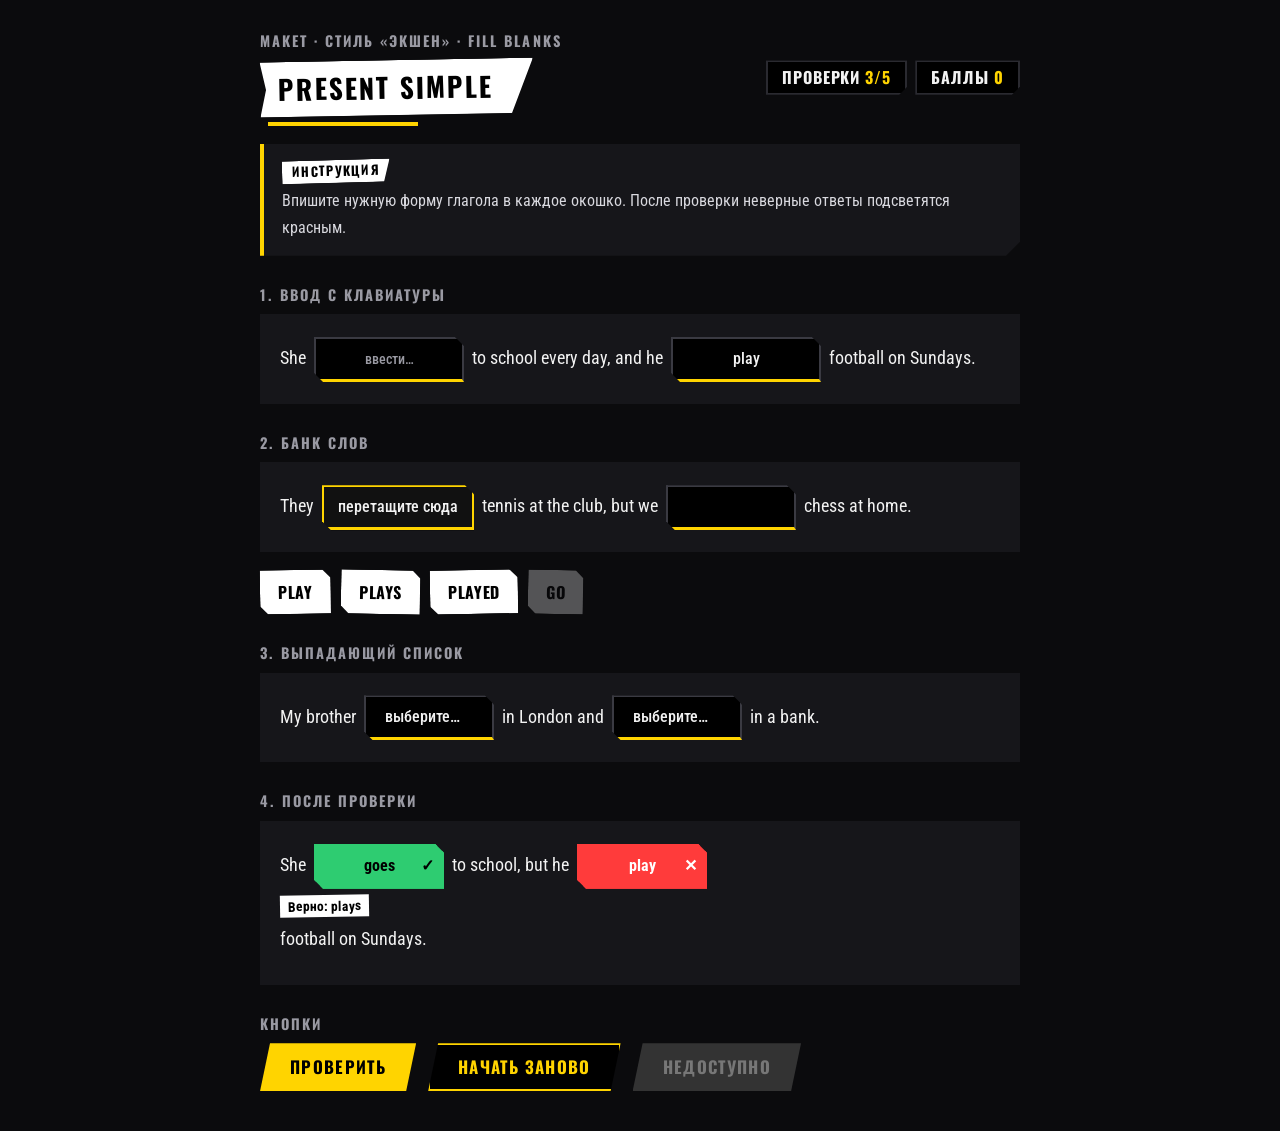
<file: docs/mockup-action.html>
<!doctype html>
<html lang="ru">
<head>
<meta charset="utf-8">
<meta name="viewport" content="width=device-width,initial-scale=1">
<title>Макет: стиль Экшен (Fill Blanks)</title>
<link rel="stylesheet" href="https://fonts.googleapis.com/css2?family=Oswald:wght@500;700&family=Roboto+Condensed:wght@400;700&display=swap">
<style>
  :root { --bg:#0b0b0d; --panel:#16161a; --white:#fff; --text:#f2f2f2; --muted:#9a9aa3; --accent:#ffd400; --ok:#2ecc71; --bad:#ff3b3b;
    --head:'Oswald','Bebas Neue',Impact,'Arial Narrow',sans-serif; --body:'Roboto Condensed','Arial Narrow',Arial,sans-serif; }
  * { box-sizing:border-box; }
  body { margin:0; background:var(--bg); color:var(--text); font:400 17px/1.7 var(--body); padding:20px 16px 40px; }
  .dots { background-image:radial-gradient(rgba(255,255,255,.1) 1px, transparent 1.5px); background-size:4px 4px; }
  .wrap { max-width:760px; margin:0 auto; display:grid; gap:18px; }

  /* Верхняя строка: заголовок и табло */
  .top { display:flex; align-items:flex-start; justify-content:space-between; gap:12px; flex-wrap:wrap; }
  .title { background:var(--white); color:#000; font:700 1.7rem/1 var(--head); text-transform:uppercase; letter-spacing:.08em; padding:14px 40px 14px 18px; transform:rotate(-1deg);
    clip-path:polygon(0 0,100% 0,calc(100% - 22px) 100%,0 100%,6px 50%); }
  .bar { height:4px; width:150px; background:var(--accent); margin:6px 0 0 8px; box-shadow:150px 0 0 -0px transparent; }
  .bar::after { content:''; display:block; height:4px; width:60px; background:var(--accent); margin:6px 0 0 20px; opacity:.6; }
  .hud { display:flex; gap:8px; }
  .tab { background:#000; border:2px solid #2a2a30; padding:4px 14px; font:700 1rem/1.4 var(--head); letter-spacing:.06em; text-transform:uppercase;
    clip-path:polygon(0 0,100% 0,100% calc(100% - 8px),calc(100% - 8px) 100%,0 100%); }
  .tab span { color:var(--accent); }

  /* Инструкция */
  .instr { background:var(--panel); border-left:4px solid var(--accent); padding:14px 18px; font-size:.98rem; color:#d9d9df;
    clip-path:polygon(0 0,100% 0,100% calc(100% - 14px),calc(100% - 14px) 100%,0 100%); }
  .label { display:inline-block; background:var(--white); color:#000; font:700 .8rem/1 var(--head); letter-spacing:.1em; text-transform:uppercase; padding:5px 10px; margin-bottom:6px;
    clip-path:polygon(0 0,100% 0,calc(100% - 6px) 100%,0 100%); transform:rotate(-1.5deg); }

  /* Текст с пропусками */
  .text { background:var(--panel); padding:22px 20px; font-size:1.1rem; line-height:2.6; }
  .gap { display:inline-block; min-width:130px; min-height:44px; vertical-align:middle; margin:0 4px; position:relative;
    background:#000; border:2px solid #3a3a42; color:var(--text); font:500 1rem/40px var(--body); padding:0 14px; text-align:center;
    clip-path:polygon(0 0,calc(100% - 9px) 0,100% 9px,100% 100%,9px 100%,0 calc(100% - 9px)); border-bottom:3px solid var(--accent); }
  input.gap { outline:none; width:150px; }
  input.gap::placeholder { color:var(--muted); font-size:.85rem; }
  input.gap:focus, .gap.sel { border-color:var(--accent); background:#111; box-shadow:3px 3px 0 #000; }
  .gap.ok { background:var(--ok); border-color:var(--ok); color:#000; font-weight:700; }
  .gap.ok::after { content:'✓'; position:absolute; right:8px; top:0; font-weight:700; }
  .gap.bad { background:var(--bad); border-color:var(--bad); color:#fff; font-weight:700; animation:shake .3s; }
  .gap.bad::after { content:'✕'; position:absolute; right:8px; top:0; font-weight:700; }
  @keyframes shake { 25%{transform:translateX(-4px)} 75%{transform:translateX(4px)} }
  select.gap { appearance:none; cursor:pointer; padding-right:28px; }
  select.gap option { background:#16161a; color:#fff; }
  .right { display:block; margin:6px 0 0; font-size:.85rem; line-height:1.2; background:var(--white); color:#000; font-weight:700; padding:3px 8px; width:max-content; transform:rotate(-1deg); }

  /* Банк слов */
  .bank { display:flex; flex-wrap:wrap; gap:10px; }
  .chip { background:var(--white); color:#000; font:700 1rem/1 var(--head); letter-spacing:.04em; text-transform:uppercase; padding:12px 18px; min-height:44px; border:0; cursor:grab;
    clip-path:polygon(0 0,calc(100% - 8px) 0,100% 8px,100% 100%,8px 100%,0 calc(100% - 8px)); transition:transform .2s; }
  .chip:nth-child(odd) { transform:rotate(-1deg); } .chip:nth-child(even) { transform:rotate(1deg); }
  .chip:hover { transform:scale(1.04) rotate(0); }
  .chip.used { opacity:.3; }

  /* Кнопки */
  .btns { display:flex; gap:12px; flex-wrap:wrap; }
  .btn { font:700 1.05rem/1 var(--head); letter-spacing:.08em; text-transform:uppercase; min-height:48px; padding:0 30px; border:0; cursor:pointer;
    clip-path:polygon(10px 0,100% 0,calc(100% - 10px) 100%,0 100%); transition:transform .15s; }
  .btn:active { transform:translate(2px,2px); }
  .main { background:var(--accent); color:#000; }
  .second { background:#000; color:var(--accent); box-shadow:inset 0 0 0 2px var(--accent); }
  .off { background:#333; color:#777; cursor:not-allowed; }
  h2 { font:700 .9rem/1 var(--head); letter-spacing:.14em; text-transform:uppercase; color:var(--muted); margin:14px 0 -6px; }
  @media (prefers-reduced-motion:reduce) { * { animation:none !important; transition:none !important; } }
</style>
</head>
<body>
<div class="wrap">

  <h2>Макет · стиль «Экшен» · Fill Blanks</h2>

  <div class="top">
    <div>
      <div class="title">Present Simple</div>
      <div class="bar"></div>
    </div>
    <div class="hud">
      <div class="tab">Проверки <span>3/5</span></div>
      <div class="tab">Баллы <span>0</span></div>
    </div>
  </div>

  <div class="instr dots">
    <span class="label">Инструкция</span><br>
    Впишите нужную форму глагола в каждое окошко. После проверки неверные ответы подсветятся красным.
  </div>

  <h2>1. Ввод с клавиатуры</h2>
  <div class="text dots">
    She <input class="gap" placeholder="ввести…"> to school every day, and he
    <input class="gap" value="play"> football on Sundays.
  </div>

  <h2>2. Банк слов</h2>
  <div class="text dots">
    They <span class="gap sel">перетащите сюда</span> tennis at the club, but we
    <span class="gap">&nbsp;</span> chess at home.
  </div>
  <div class="bank">
    <button class="chip">play</button><button class="chip">plays</button><button class="chip">played</button><button class="chip used">go</button>
  </div>

  <h2>3. Выпадающий список</h2>
  <div class="text dots">
    My brother
    <select class="gap"><option>выберите…</option><option>live</option><option>lives</option></select>
    in London and
    <select class="gap"><option>выберите…</option><option>work</option><option>works</option></select>
    in a bank.
  </div>

  <h2>4. После проверки</h2>
  <div class="text dots">
    She <span class="gap ok">goes</span> to school, but he
    <span class="gap bad">play</span><span class="right">Верно: plays</span>
    football on Sundays.
  </div>

  <h2>Кнопки</h2>
  <div class="btns">
    <button class="btn main">Проверить</button>
    <button class="btn second">Начать заново</button>
    <button class="btn off">Недоступно</button>
  </div>

</div>
</body>
</html>
</file>
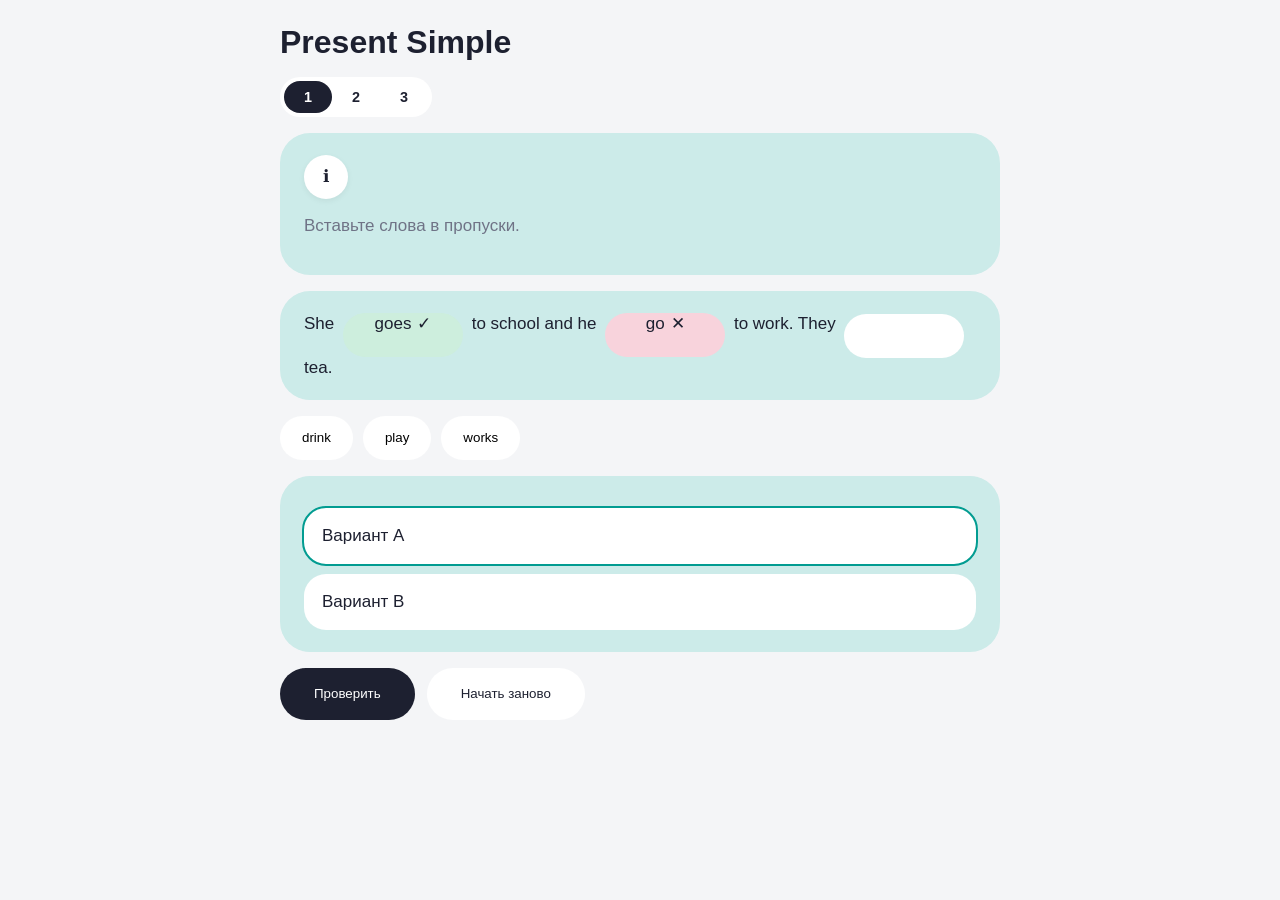
<file: docs/mockup-fancy.html>
<!doctype html><html lang="ru"><head><meta charset="utf-8"><meta name="viewport" content="width=device-width,initial-scale=1"><title>Макет: стиль Fancy</title>
<style>
:root{--ac:#029C91;--bg:#f4f5f7;--tint:color-mix(in srgb,var(--ac) 20%,#fff);--tint2:color-mix(in srgb,var(--ac) 32%,#fff);--ink:#1d2030;--muted:#6f7386;--ok:#cdeedd;--bad:#f8d3dc;font-family:'Poppins','Nunito','Segoe UI',sans-serif}
*{box-sizing:border-box}body{margin:0;background:var(--bg);color:var(--ink);padding:24px 16px 48px;font-size:17px}
.wrap{max-width:720px;margin:0 auto;display:grid;gap:16px}h1{font-size:2rem;line-height:1.15;margin:0}
.card{background:var(--tint);border-radius:30px;padding:22px 24px;position:relative}
.ic{width:44px;height:44px;border-radius:50%;background:#fff;display:inline-grid;place-items:center;box-shadow:0 2px 6px rgba(0,0,0,.06)}
.gap{display:inline-block;min-width:120px;min-height:44px;margin:0 4px;border-radius:999px;background:#fff;padding:0 16px;font:600 1rem/44px inherit;text-align:center;border:0;position:relative}
.gap.ok{background:var(--ok)}.gap.ok::after{content:'✓';margin-left:6px}.gap.bad{background:var(--bad)}.gap.bad::after{content:'✕';margin-left:6px}
.chip{border:0;min-height:44px;padding:0 22px;border-radius:999px;background:#fff;font:600 1rem inherit}
.opt{display:flex;align-items:center;gap:12px;min-height:56px;padding:0 18px;border-radius:22px;background:#fff;margin-top:10px}
.opt.sel{outline:2px solid var(--ac)}
.btn{border:0;min-height:52px;padding:0 34px;border-radius:999px;background:#1d2030;color:#fff;font:600 1rem inherit}
.btn.alt{background:#fff;color:var(--ink)}
.tabs{display:flex;background:#fff;border-radius:999px;padding:4px;width:max-content}.tabs b{padding:8px 20px;border-radius:999px;font-weight:600;font-size:.9rem}.tabs b:first-child{background:#1d2030;color:#fff}
</style></head><body><div class="wrap">
<h1>Present Simple</h1><div class="tabs"><b>1</b><b>2</b><b>3</b></div>
<div class="card"><span class="ic">ℹ</span><p style="color:var(--muted)">Вставьте слова в пропуски.</p></div>
<div class="card">She <span class="gap ok">goes</span> to school and he <span class="gap bad">go</span> to work. They <span class="gap">&nbsp;</span> tea.</div>
<div style="display:flex;gap:10px;flex-wrap:wrap"><button class="chip">drink</button><button class="chip">play</button><button class="chip">works</button></div>
<div class="card"><div class="opt sel">Вариант A</div><div class="opt">Вариант B</div></div>
<div style="display:flex;gap:12px"><button class="btn">Проверить</button><button class="btn alt">Начать заново</button></div>
</div></body></html>
</file>
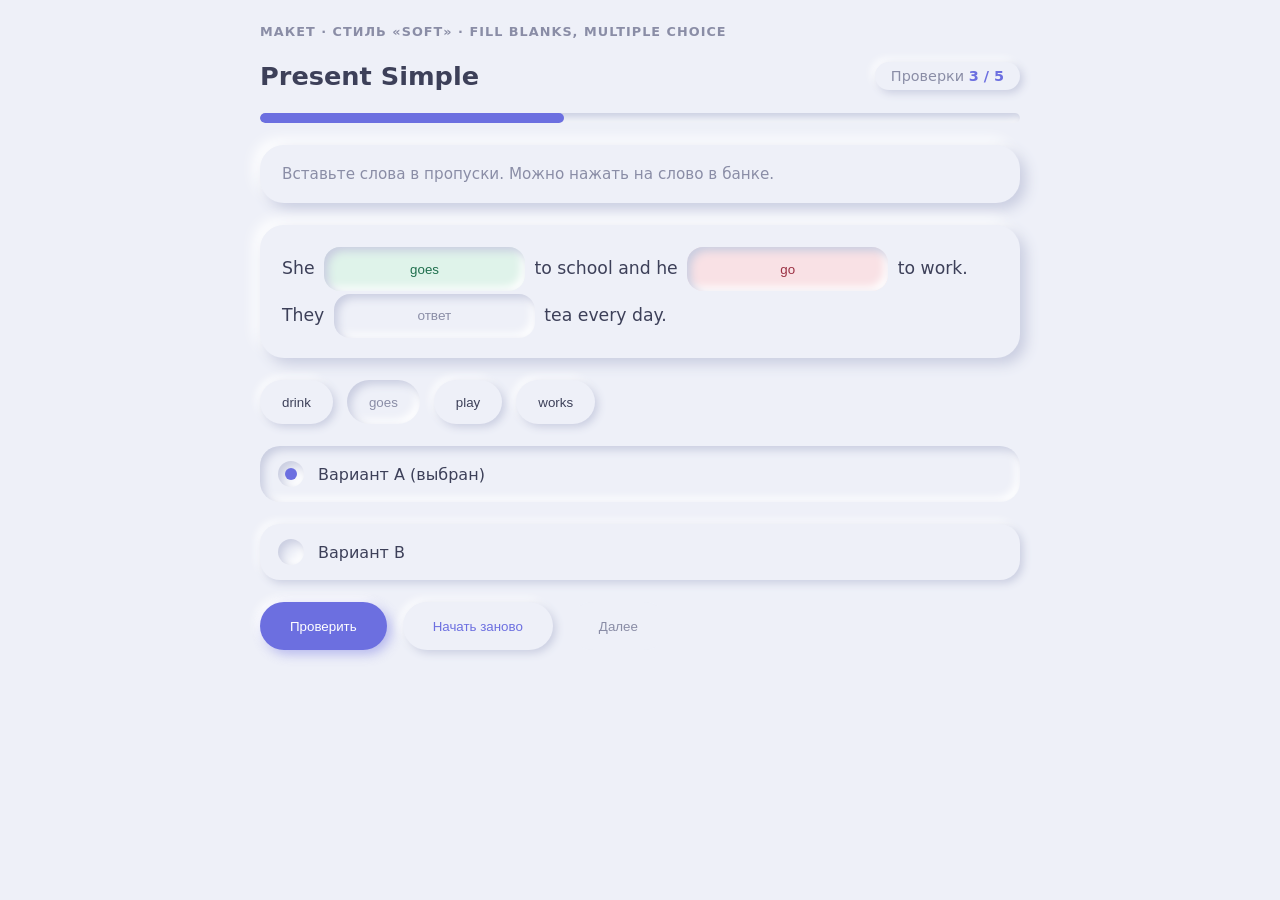
<file: docs/mockup-soft.html>
<!doctype html>
<html lang="ru">
<head>
<meta charset="utf-8">
<meta name="viewport" content="width=device-width,initial-scale=1">
<title>Макет: стиль Soft (Fill Blanks)</title>
<style>
  :root { --bg:#eef0f8; --text:#3d4059; --muted:#8a8da6; --accent:#6c6fe0; --ok:#3dae7c; --bad:#d9576b;
    --light:#fff; --dark:#c9cde0;
    --out:6px 6px 14px var(--dark), -6px -6px 14px var(--light);
    --out-s:3px 3px 8px var(--dark), -3px -3px 8px var(--light);
    --in:inset 4px 4px 9px var(--dark), inset -4px -4px 9px var(--light);
    font-family:'Nunito','Segoe UI',system-ui,sans-serif; }
  * { box-sizing:border-box; }
  body { margin:0; background:var(--bg); color:var(--text); font:400 17px/1.7 var(--font,inherit); padding:24px 16px 48px; }
  .wrap { max-width:760px; margin:0 auto; display:grid; gap:22px; }
  h2 { font-size:.8rem; letter-spacing:.08em; text-transform:uppercase; color:var(--muted); margin:0; }
  .top { display:flex; justify-content:space-between; align-items:center; gap:12px; flex-wrap:wrap; }
  .title { font-size:1.6rem; font-weight:800; }
  .pill { background:var(--bg); box-shadow:var(--out-s); border-radius:999px; padding:6px 16px; font-size:.9rem; color:var(--muted); }
  .pill b { color:var(--accent); }
  .card { background:var(--bg); box-shadow:var(--out); border-radius:24px; padding:20px 22px; }
  .instr { font-size:.95rem; color:var(--muted); }
  .text { line-height:2.7; font-size:1.08rem; }
  .gap { display:inline-block; min-width:130px; min-height:44px; margin:0 4px; vertical-align:middle; padding:0 16px; text-align:center;
    border:0; outline:0; border-radius:16px; background:var(--bg); box-shadow:var(--in); color:var(--text); font:600 1rem/44px inherit; position:relative; }
  .gap::placeholder { color:var(--muted); font-size:.85rem; }
  .gap:focus { box-shadow:var(--in), 0 0 0 2px var(--accent); }
  .gap.ok { background:#dff3ea; color:#1f6f4d; box-shadow:var(--in); }
  .gap.ok::after { content:'✓'; position:absolute; right:10px; }
  .gap.bad { background:#f9e1e5; color:#9b3043; box-shadow:var(--in); }
  .gap.bad::after { content:'✕'; position:absolute; right:10px; }
  .bank { display:flex; flex-wrap:wrap; gap:14px; }
  .chip { border:0; cursor:grab; min-height:44px; padding:0 22px; border-radius:999px; background:var(--bg); box-shadow:var(--out-s); color:var(--text); font:600 1rem inherit; }
  .chip:active { box-shadow:var(--in); }
  .chip.used { box-shadow:var(--in); color:var(--muted); }
  .opt { display:flex; align-items:center; gap:14px; min-height:56px; padding:0 18px; border-radius:20px; background:var(--bg); box-shadow:var(--out-s); }
  .opt .dot { width:26px; height:26px; border-radius:50%; box-shadow:var(--in); display:grid; place-items:center; }
  .opt.sel .dot::after { content:''; width:12px; height:12px; border-radius:50%; background:var(--accent); }
  .opt.sel { box-shadow:var(--in); }
  .btns { display:flex; gap:16px; flex-wrap:wrap; }
  .btn { border:0; cursor:pointer; min-height:48px; padding:0 30px; border-radius:999px; background:var(--bg); box-shadow:var(--out-s); color:var(--accent); font:700 1rem inherit; }
  .btn:active { box-shadow:var(--in); }
  .btn.main { background:var(--accent); color:#fff; box-shadow:4px 4px 12px rgba(108,111,224,.45), -4px -4px 10px var(--light); }
  .btn.off { color:var(--muted); box-shadow:none; cursor:not-allowed; }
  .prog { height:10px; border-radius:99px; box-shadow:var(--in); overflow:hidden; }
  .prog i { display:block; height:100%; width:40%; background:var(--accent); border-radius:99px; }
</style>
</head>
<body><div class="wrap">
  <h2>Макет · стиль «Soft» · Fill Blanks, Multiple Choice</h2>
  <div class="top"><div class="title">Present Simple</div><div class="pill">Проверки <b>3 / 5</b></div></div>
  <div class="prog"><i></i></div>
  <div class="card instr">Вставьте слова в пропуски. Можно нажать на слово в банке.</div>
  <div class="card text">She <input class="gap ok" value="goes"> to school and he <input class="gap bad" value="go"> to work. They <input class="gap" placeholder="ответ"> tea every day.</div>
  <div class="bank"><button class="chip">drink</button><button class="chip used">goes</button><button class="chip">play</button><button class="chip">works</button></div>
  <div class="opt sel"><span class="dot"></span>Вариант A (выбран)</div>
  <div class="opt"><span class="dot"></span>Вариант B</div>
  <div class="btns"><button class="btn main">Проверить</button><button class="btn">Начать заново</button><button class="btn off">Далее</button></div>
</div></body></html>
</file>
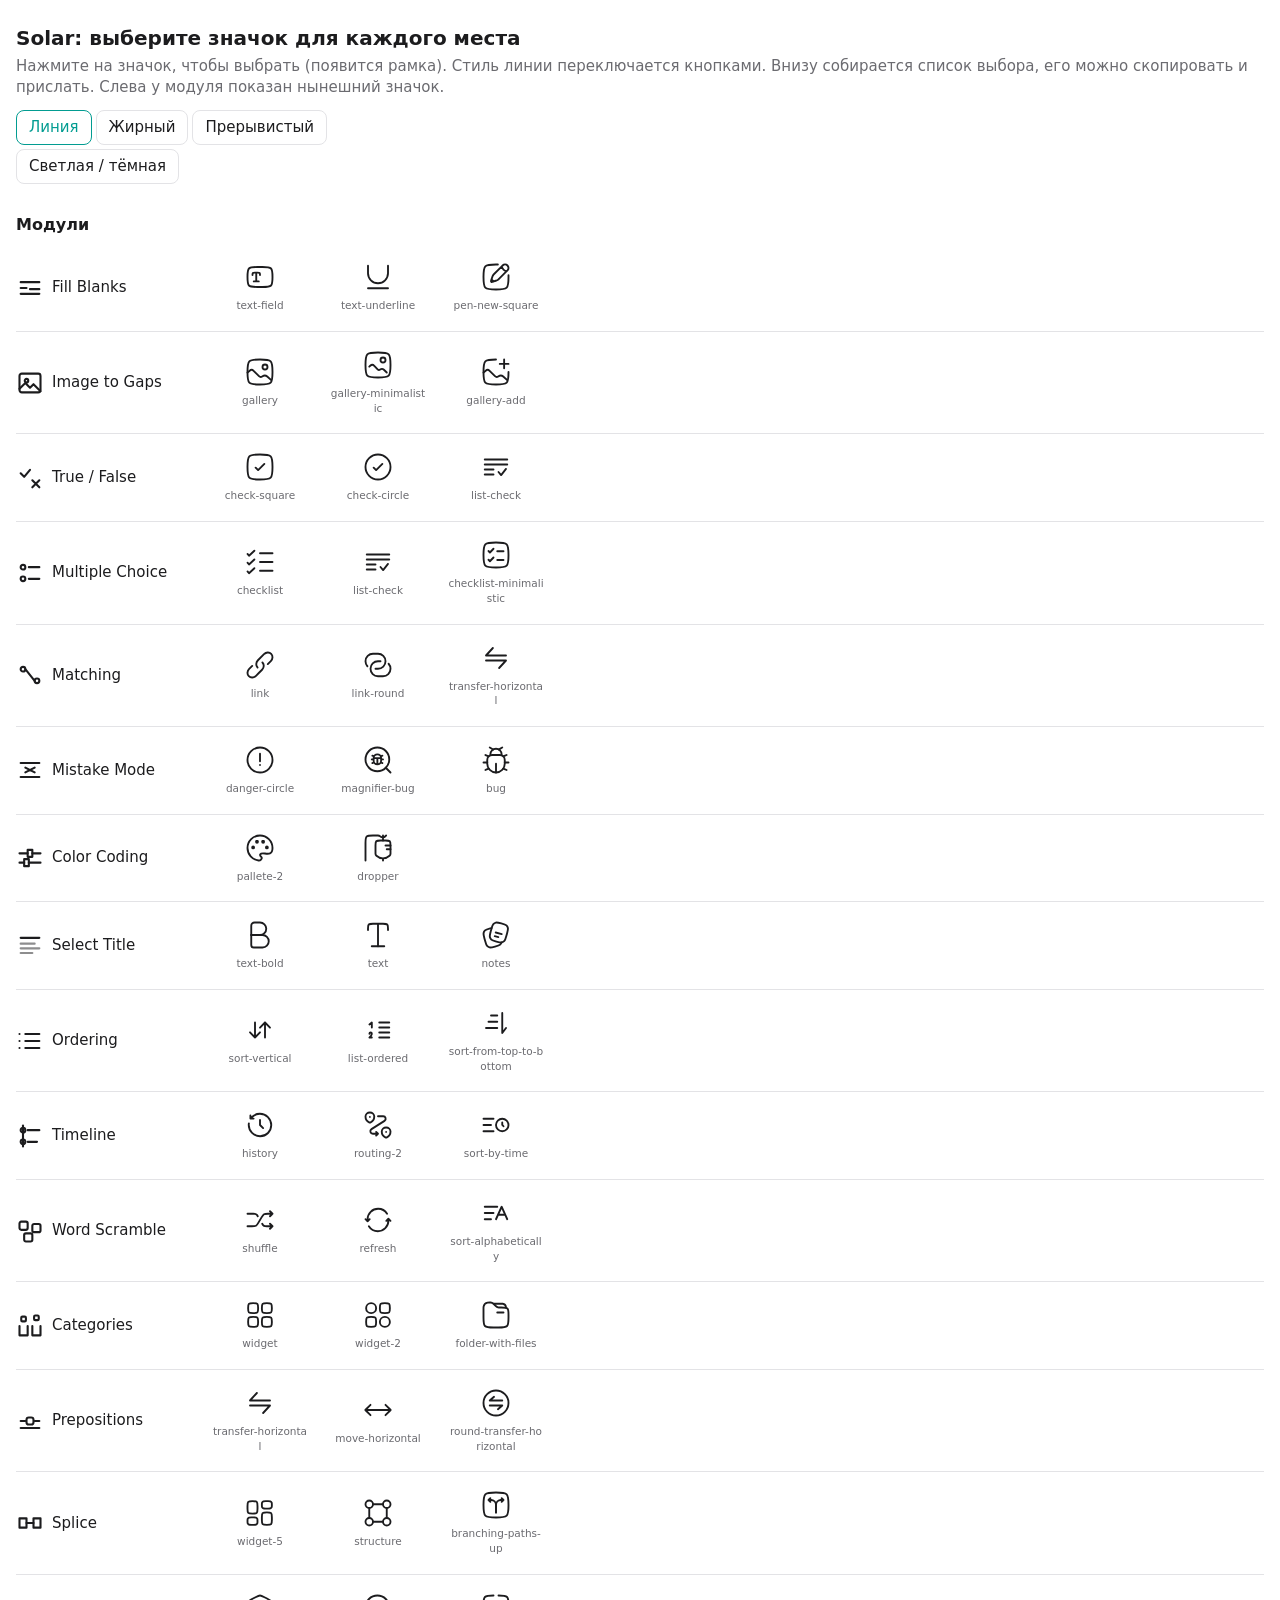
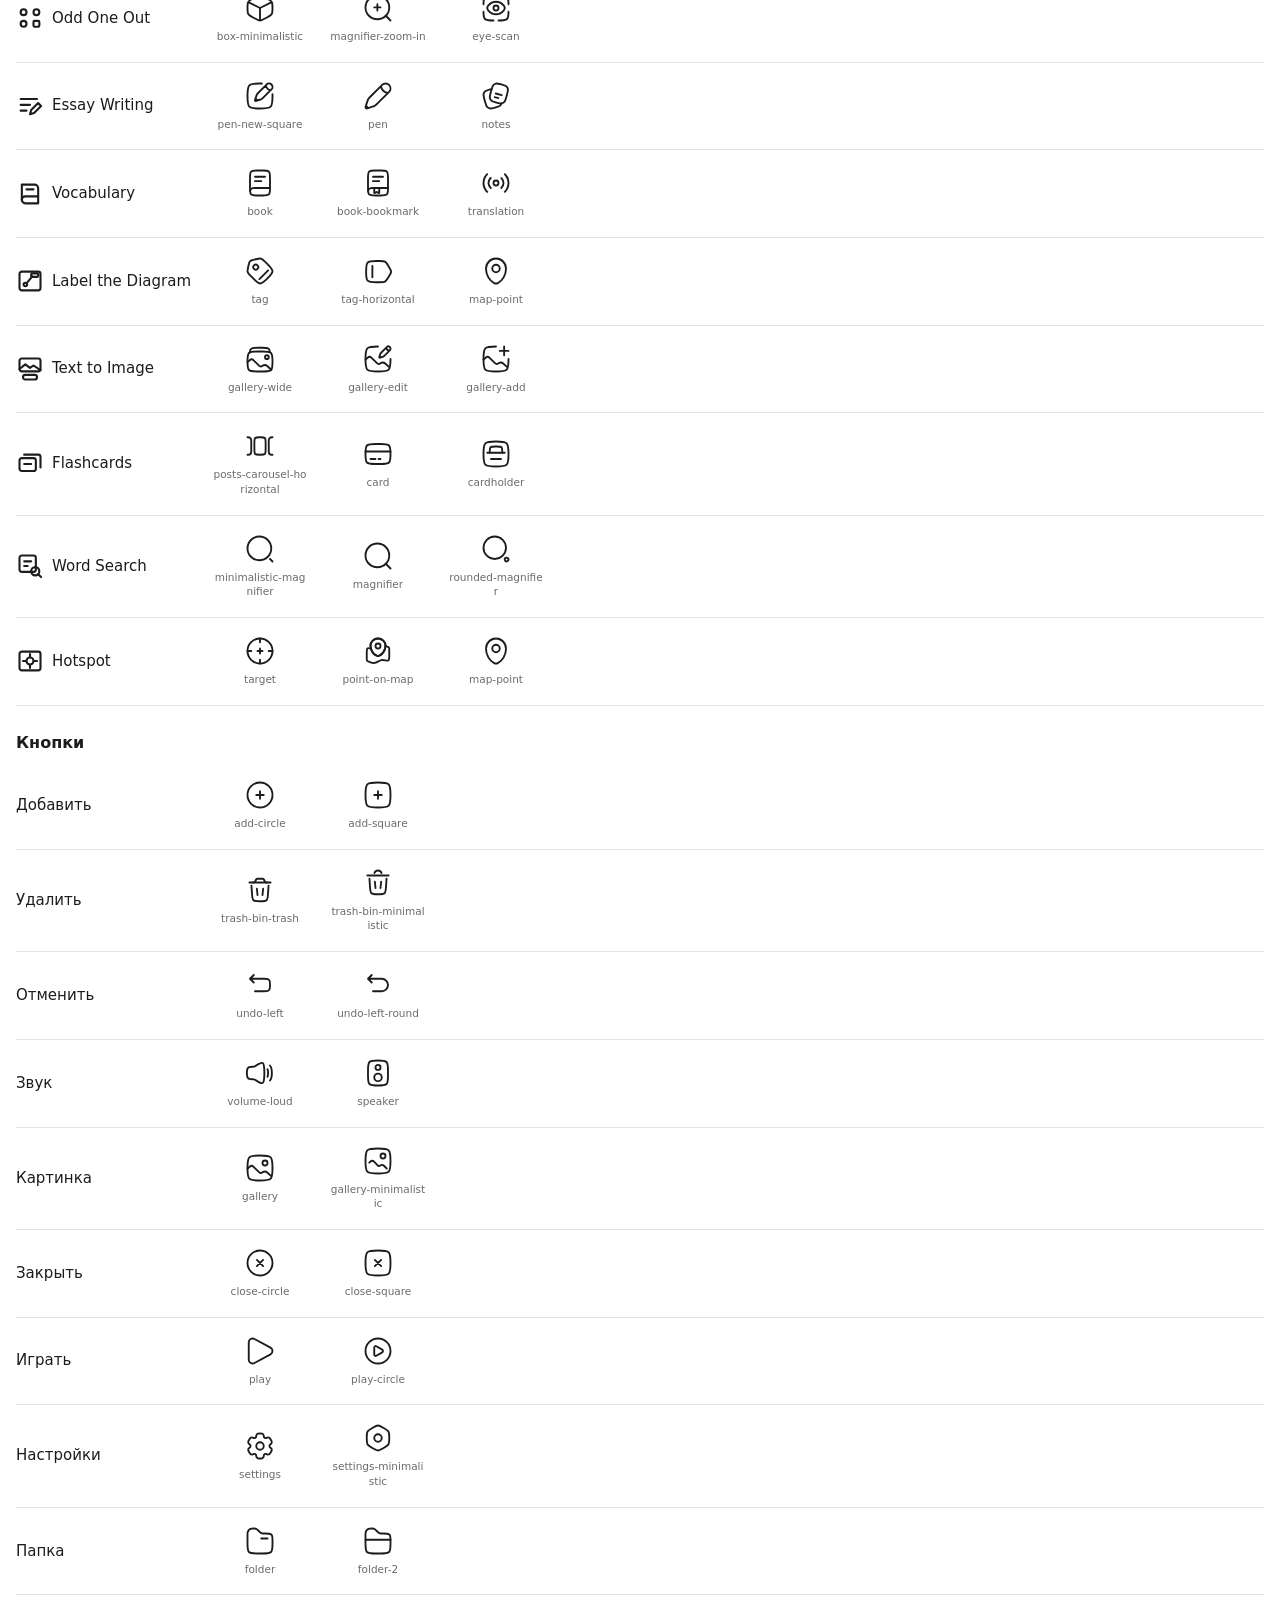
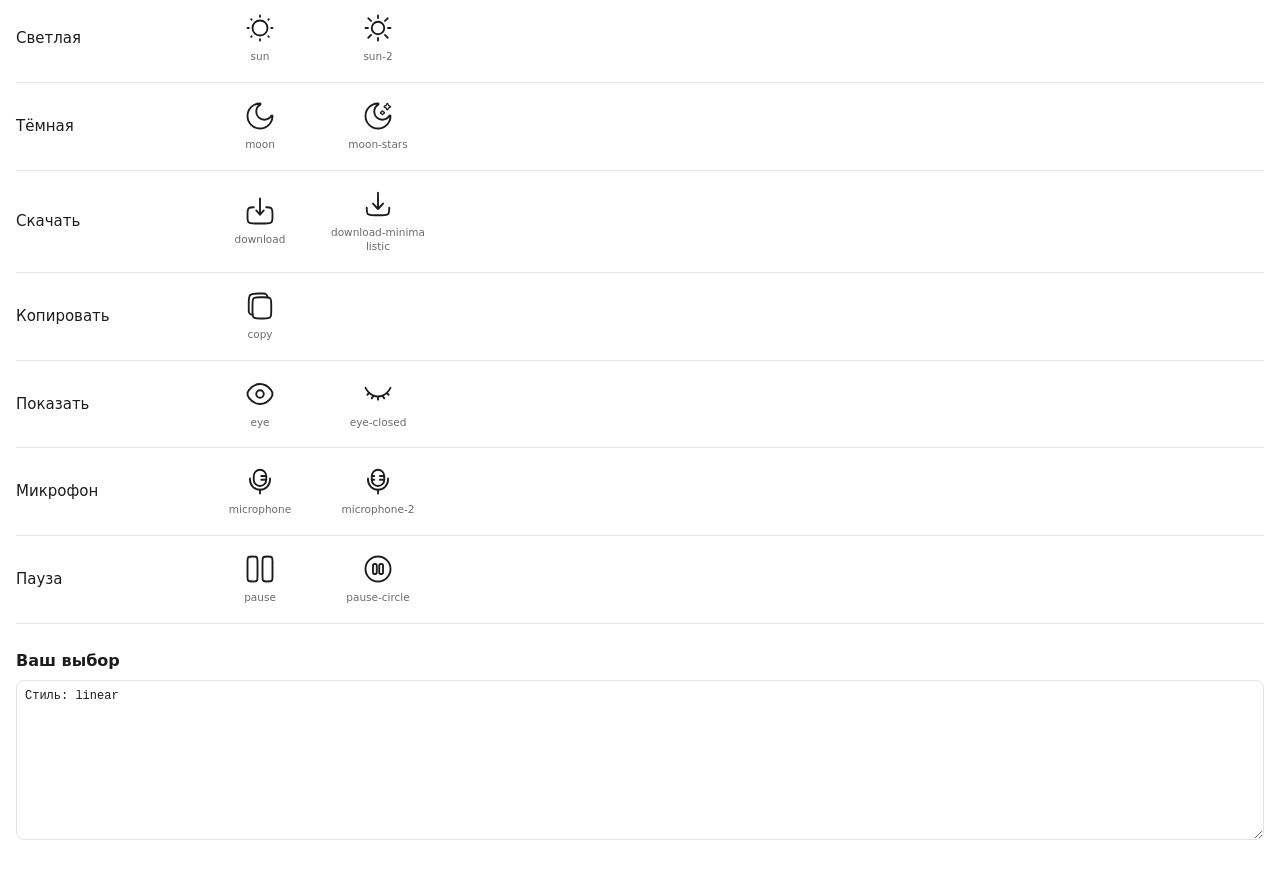
<file: docs/solar-picks.html>
<!doctype html>
<html lang="ru">
<head>
<meta charset="utf-8">
<meta name="viewport" content="width=device-width,initial-scale=1">
<title>Solar: выбор значков</title>
<style>
:root{--bg:#fff;--fg:#1c1c1e;--mut:#6b6b70;--line:#e3e3e6;--acc:#029C91}
:root[data-theme=dark]{--bg:#141416;--fg:#f2f2f4;--mut:#9a9aa1;--line:#2e2e33}
body{margin:0;padding:24px 16px;background:var(--bg);color:var(--fg);font:15px/1.4 system-ui,sans-serif}
h1{font-size:20px;margin:0 0 4px}h2{font-size:16px;margin:26px 0 8px}p{color:var(--mut);margin:0 0 12px}
button,label.st{font:inherit;padding:6px 12px;border:1px solid var(--line);border-radius:8px;background:none;color:var(--fg);cursor:pointer;display:inline-block;margin:0 4px 4px 0}
label.st.on{border-color:var(--acc);color:var(--acc)}label.st input{display:none}
.row{display:flex;align-items:center;gap:10px;padding:8px 0;border-bottom:1px solid var(--line);flex-wrap:wrap}
.nm{width:180px;flex:none;display:flex;align-items:center}
.old{width:28px;height:28px;fill:none;stroke:currentColor;stroke-width:1.8;stroke-linecap:round;stroke-linejoin:round;margin-right:8px;flex:none}
.c{width:96px;text-align:center;padding:8px 4px;border:2px solid transparent;border-radius:10px;cursor:pointer}
.c.sel{border-color:var(--acc)}.c small{display:block;color:var(--mut);font-size:10.5px;word-break:break-all}
.ic{display:inline-block;width:30px;height:30px;background:currentColor;-webkit-mask:var(--u) center/contain no-repeat;mask:var(--u) center/contain no-repeat}
textarea{width:100%;height:160px;font:12px monospace;background:var(--bg);color:var(--fg);border:1px solid var(--line);border-radius:8px;padding:8px;box-sizing:border-box}
</style>
</head>
<body>
<h1>Solar: выберите значок для каждого места</h1>
<p>Нажмите на значок, чтобы выбрать (появится рамка). Стиль линии переключается кнопками. Внизу собирается список выбора, его можно скопировать и прислать. Слева у модуля показан нынешний значок.</p>
<div id="sts"></div><button id="th">Светлая / тёмная</button>
<h2>Модули</h2><div id="mods"></div>
<h2>Кнопки</h2><div id="ui"></div>
<h2>Ваш выбор</h2><textarea id="out" readonly></textarea>
<script>
const MODS = {
  fill_blanks: { name: 'Fill Blanks', icon: '<path d="M4 7h16"/><path d="M4 12h5"/><path d="M12 13h8"/><path d="M4 17h16"/>' },
  image_to_gaps: { name: 'Image to Gaps', icon: '<rect x="3" y="4" width="18" height="16" rx="2"/><circle cx="9" cy="10" r="1.5"/><path d="M3 17l5-5 4 4 3-3 6 6"/>' },
  true_false: { name: 'True / False', icon: '<path d="M4 8l3 3 5-6"/><path d="M14 14l6 6M20 14l-6 6"/>' },
  multiple_choice: { name: 'Multiple Choice', icon: '<circle cx="6" cy="7" r="2"/><circle cx="6" cy="17" r="2"/><path d="M11 7h9M11 17h9"/>' },
  matching: { name: 'Matching', icon: '<circle cx="6" cy="7" r="2"/><circle cx="18" cy="17" r="2"/><path d="M8 7l8 10"/>' },
  mistake_mode: { name: 'Mistake Mode', icon: '<path d="M4 6h16M4 18h16"/><path d="M8 10l8 4M16 10l-8 4"/>' },
  color_coding: { name: 'Color Coding', icon: '<path d="M3 8h7M14 8h7M3 16h4M11 16h10"/><path d="M10 5h4v6h-4zM7 13h4v6H7z"/>' },
  select_title: { name: 'Select Title', icon: '<path d="M4 5h16"/><path d="M4 10h12M4 14h16M4 18h10" opacity=".5"/>' },
  ordering: { name: 'Ordering', icon: '<path d="M8 6h12M8 12h12M8 18h12"/><path d="M3 6h.01M3 12h.01M3 18h.01"/>' },
  timeline: { name: 'Timeline', icon: '<path d="M6 3v18"/><circle cx="6" cy="7" r="2"/><circle cx="6" cy="17" r="2"/><path d="M10 7h10M10 17h8"/>' },
  word_scramble: { name: 'Word Scramble', icon: '<rect x="3" y="4" width="7" height="7" rx="1.5"/><rect x="14" y="6" width="7" height="7" rx="1.5"/><rect x="7" y="14" width="7" height="7" rx="1.5"/>' },
  categories: { name: 'Categories', icon: '<path d="M3 12v8h7v-8M14 12v8h7v-8"/><rect x="4.5" y="4" width="4" height="4" rx="1"/><rect x="15.5" y="3" width="4" height="4" rx="1"/>' },
  prepositions: { name: 'Prepositions', icon: '<path d="M4 12h4"/><path d="M16 12h4"/><rect x="9" y="9" width="6" height="6" rx="2"/><path d="M4 18h16"/>' },
  splice: { name: 'Splice', icon: '<path d="M3 8h6v8H3zM15 8h6v8h-6z"/><path d="M9 12h6"/>' },
  odd_one_out: { name: 'Odd One Out', icon: '<circle cx="6.5" cy="7" r="2.5"/><circle cx="17.5" cy="7" r="2.5"/><circle cx="6.5" cy="17" r="2.5"/><rect x="15" y="14.5" width="5" height="5" rx="1"/>' },
  essay_writing: { name: 'Essay Writing', icon: '<path d="M4 6h14M4 11h8M4 16h5"/><path d="M12 19l1-3.5 6-6 2.5 2.5-6 6z"/>' },
  vocabulary: { name: 'Vocabulary', icon: '<path d="M5 4h11a3 3 0 0 1 3 3v13H8a3 3 0 0 1-3-3z"/><path d="M5 17a3 3 0 0 1 3-3h11M9 8h6"/>' },
  label_diagram: { name: 'Label the Diagram', icon: '<rect x="3" y="4" width="18" height="16" rx="2"/><circle cx="8" cy="15" r="1.5"/><path d="M9 14l5-6"/><rect x="13" y="5.5" width="6" height="3" rx="1"/>' },
  text_to_image: { name: 'Text to Image', icon: '<rect x="3" y="3" width="18" height="11" rx="2"/><path d="M3 12l5-4 4 3 3-2 6 4"/><rect x="6" y="17" width="12" height="4" rx="2"/>' },
  flashcards: { name: 'Flashcards', icon: '<rect x="3" y="7" width="14" height="11" rx="2"/><path d="M7 4h12a2 2 0 0 1 2 2v9"/><path d="M7 12h6"/>' },
  word_search: { name: 'Word Search', icon: '<rect x="3" y="3" width="14" height="14" rx="2"/><path d="M7 8h6M7 12h3"/><circle cx="16.5" cy="16.5" r="3.5"/><path d="M19 19l2.5 2.5"/>' },
  hotspot: { name: 'Hotspot', icon: '<rect x="3" y="4" width="18" height="16" rx="2"/><circle cx="12" cy="12" r="3"/><path d="M12 8V6M12 18v-2M8 12H6M18 12h-2"/>' }
};
window.ICONS={"text-field-linear":"<svg xmlns=\"http://www.w3.org/2000/svg\" viewBox=\"0 0 24 24\"><g fill=\"none\" stroke=\"currentColor\" stroke-linecap=\"round\" stroke-width=\"1.5\"><path d=\"M2 12C2 8.22876 2 6.34315 3.17157 5.17157C4.34315 4 6.22876 4 10 4H14C17.7712 4 19.6569 4 20.8284 5.17157C22 6.34315 22 8.22876 22 12C22 15.7712 22 17.6569 20.8284 18.8284C19.6569 20 17.7712 20 14 20H10C6.22876 20 4.34315 20 3.17157 18.8284C2 17.6569 2 15.7712 2 12Z\"/><path stroke-linejoin=\"round\" d=\"M9 8.5H7.925C7.05492 8.5 6.61989 8.5 6.33575 8.75249C6.30638 8.77858 6.27858 8.80638 6.25249 8.83575C6 9.11989 6 9.55492 6 10.425M9 8.5H10.075C10.9451 8.5 11.3801 8.5 11.6643 8.75249C11.6936 8.77858 11.7214 8.80638 11.7475 8.83575C12 9.11989 12 9.55492 12 10.425M9 8.5V15.5M7 15.5H11\"/></g></svg>","text-underline-linear":"<svg xmlns=\"http://www.w3.org/2000/svg\" viewBox=\"0 0 24 24\"><g fill=\"none\" stroke=\"currentColor\" stroke-linecap=\"round\" stroke-linejoin=\"round\" stroke-width=\"1.5\"><path d=\"M4 21H20\"/><path d=\"M4 3V9C4 13.4183 7.58172 17 12 17C16.4183 17 20 13.4183 20 9V3\"/></g></svg>","pen-new-square-linear":"<svg xmlns=\"http://www.w3.org/2000/svg\" viewBox=\"0 0 24 24\"><g fill=\"none\" stroke=\"currentColor\" stroke-linecap=\"round\" stroke-width=\"1.5\"><path d=\"M22 10.5V12C22 16.714 22 19.0711 20.5355 20.5355C19.0711 22 16.714 22 12 22C7.28595 22 4.92893 22 3.46447 20.5355C2 19.0711 2 16.714 2 12C2 7.28595 2 4.92893 3.46447 3.46447C4.92893 2 7.28595 2 12 2H13.5\"/><path d=\"M16.652 3.45506L17.3009 2.80624C18.3759 1.73125 20.1188 1.73125 21.1938 2.80624C22.2687 3.88124 22.2687 5.62415 21.1938 6.69914L20.5449 7.34795M16.652 3.45506C16.652 3.45506 16.7331 4.83379 17.9497 6.05032C19.1662 7.26685 20.5449 7.34795 20.5449 7.34795M16.652 3.45506L10.6872 9.41993C10.2832 9.82394 10.0812 10.0259 9.90743 10.2487C9.70249 10.5114 9.52679 10.7957 9.38344 11.0965C9.26191 11.3515 9.17157 11.6225 8.99089 12.1646L8.41242 13.9M8.41242 13.9L8.03811 15.0229C7.9492 15.2897 8.01862 15.5837 8.21744 15.7826C8.41626 15.9814 8.71035 16.0508 8.97709 15.9619L10.1 15.5876L11.8354 15.0091C12.3775 14.8284 12.6485 14.7381 12.9035 14.6166C13.2043 14.4732 13.4886 14.2975 13.7513 14.0926C13.9741 13.9188 14.1761 13.7168 14.5801 13.3128L20.5449 7.34795M10.1 15.5876L8.41242 13.9\"/></g></svg>","gallery-linear":"<svg xmlns=\"http://www.w3.org/2000/svg\" viewBox=\"0 0 24 24\"><g fill=\"none\" stroke=\"currentColor\" stroke-linecap=\"round\" stroke-width=\"1.5\"><path d=\"M2 12C2 7.28595 2 4.92893 3.46447 3.46447C4.92893 2 7.28595 2 12 2C16.714 2 19.0711 2 20.5355 3.46447C22 4.92893 22 7.28595 22 12C22 16.714 22 19.0711 20.5355 20.5355C19.0711 22 16.714 22 12 22C7.28595 22 4.92893 22 3.46447 20.5355C2 19.0711 2 16.714 2 12Z\"/><circle cx=\"16\" cy=\"8\" r=\"2\"/><path d=\"M2 12.5001L3.75159 10.9675C4.66286 10.1702 6.03628 10.2159 6.89249 11.0721L11.1822 15.3618C11.8694 16.0491 12.9512 16.1428 13.7464 15.5839L14.0446 15.3744C15.1888 14.5702 16.7369 14.6634 17.7765 15.599L21 18.5001\"/></g></svg>","gallery-minimalistic-linear":"<svg xmlns=\"http://www.w3.org/2000/svg\" viewBox=\"0 0 24 24\"><g fill=\"none\" stroke=\"currentColor\" stroke-linecap=\"round\" stroke-width=\"1.5\"><path d=\"M2 12C2 7.28595 2 4.92893 3.46447 3.46447C4.92893 2 7.28595 2 12 2C16.714 2 19.0711 2 20.5355 3.46447C22 4.92893 22 7.28595 22 12C22 16.714 22 19.0711 20.5355 20.5355C19.0711 22 16.714 22 12 22C7.28595 22 4.92893 22 3.46447 20.5355C2 19.0711 2 16.714 2 12Z\"/><circle cx=\"16\" cy=\"8\" r=\"2\"/><path d=\"M5 13.307L5.81051 12.5542C6.73658 11.6941 8.18321 11.7424 9.04988 12.6623L11.6974 15.4727C12.2356 16.0439 13.1166 16.1209 13.7457 15.6516C14.6522 14.9753 15.9144 15.0522 16.7322 15.8334L19 18\"/></g></svg>","gallery-add-linear":"<svg xmlns=\"http://www.w3.org/2000/svg\" viewBox=\"0 0 24 24\"><g fill=\"none\" stroke=\"currentColor\" stroke-linecap=\"round\" stroke-width=\"1.5\"><path d=\"M22 12C22 16.714 22 19.0711 20.5355 20.5355C19.0711 22 16.714 22 12 22C7.28595 22 4.92893 22 3.46447 20.5355C2 19.0711 2 16.714 2 12C2 7.28595 2 4.92893 3.46447 3.46447C4.92893 2 7.28595 2 12 2\"/><path d=\"M2 12.5001L3.75159 10.9675C4.66286 10.1702 6.03628 10.2159 6.89249 11.0721L11.1822 15.3618C11.8694 16.0491 12.9512 16.1428 13.7464 15.5839L14.0446 15.3744C15.1888 14.5702 16.7369 14.6634 17.7765 15.599L21 18.5001\"/><path d=\"M15 5.5H18.5M18.5 5.5H22M18.5 5.5V9M18.5 5.5V2\"/></g></svg>","check-square-linear":"<svg xmlns=\"http://www.w3.org/2000/svg\" viewBox=\"0 0 24 24\"><g fill=\"none\" stroke=\"currentColor\" stroke-linecap=\"round\" stroke-width=\"1.5\"><path d=\"M2 12C2 7.28595 2 4.92893 3.46447 3.46447C4.92893 2 7.28595 2 12 2C16.714 2 19.0711 2 20.5355 3.46447C22 4.92893 22 7.28595 22 12C22 16.714 22 19.0711 20.5355 20.5355C19.0711 22 16.714 22 12 22C7.28595 22 4.92893 22 3.46447 20.5355C2 19.0711 2 16.714 2 12Z\"/><path stroke-linejoin=\"round\" d=\"M8.5 12.5L10.5 14.5L15.5 9.5\"/></g></svg>","check-circle-linear":"<svg xmlns=\"http://www.w3.org/2000/svg\" viewBox=\"0 0 24 24\"><g fill=\"none\" stroke=\"currentColor\" stroke-linecap=\"round\" stroke-width=\"1.5\"><circle cx=\"12\" cy=\"12\" r=\"10\"/><path stroke-linejoin=\"round\" d=\"M8.5 12.5L10.5 14.5L15.5 9.5\"/></g></svg>","list-check-linear":"<svg xmlns=\"http://www.w3.org/2000/svg\" viewBox=\"0 0 24 24\"><g fill=\"none\" stroke=\"currentColor\" stroke-linecap=\"round\" stroke-width=\"1.5\"><path stroke-linejoin=\"round\" d=\"M14 16L16.1 18.5L20 13.5\"/><path d=\"M21 6L3 6\"/><path d=\"M21 10L3 10\"/><path d=\"M10 14H3\"/><path d=\"M10 18H3\"/></g></svg>","checklist-linear":"<svg xmlns=\"http://www.w3.org/2000/svg\" viewBox=\"0 0 24 24\"><g fill=\"none\" stroke=\"currentColor\" stroke-linecap=\"round\" stroke-width=\"1.5\"><path stroke-linejoin=\"round\" d=\"M2 5.5L3.21429 7L7.5 3\"/><path stroke-linejoin=\"round\" d=\"M2 12.5L3.21429 14L7.5 10\"/><path stroke-linejoin=\"round\" d=\"M2 19.5L3.21429 21L7.5 17\"/><path d=\"M22 19L12 19\"/><path d=\"M22 12L12 12\"/><path d=\"M22 5L12 5\"/></g></svg>","checklist-minimalistic-linear":"<svg xmlns=\"http://www.w3.org/2000/svg\" viewBox=\"0 0 24 24\"><g fill=\"none\" stroke=\"currentColor\" stroke-linecap=\"round\" stroke-width=\"1.5\"><path d=\"M2 12C2 7.28595 2 4.92893 3.46447 3.46447C4.92893 2 7.28595 2 12 2C16.714 2 19.0711 2 20.5355 3.46447C22 4.92893 22 7.28595 22 12C22 16.714 22 19.0711 20.5355 20.5355C19.0711 22 16.714 22 12 22C7.28595 22 4.92893 22 3.46447 20.5355C2 19.0711 2 16.714 2 12Z\"/><path stroke-linejoin=\"round\" d=\"M6 15.8L7.14286 17L10 14\"/><path stroke-linejoin=\"round\" d=\"M6 8.8L7.14286 10L10 7\"/><path d=\"M13 9L18 9\"/><path d=\"M13 16L18 16\"/></g></svg>","link-linear":"<svg xmlns=\"http://www.w3.org/2000/svg\" viewBox=\"0 0 24 24\"><g fill=\"none\" stroke=\"currentColor\" stroke-linecap=\"round\" stroke-width=\"1.5\"><path d=\"M10.0464 14C8.54044 12.4882 8.67609 9.90087 10.3494 8.22108L15.197 3.35462C16.8703 1.67483 19.4476 1.53865 20.9536 3.05046C22.4596 4.56228 22.3239 7.14956 20.6506 8.82935L18.2268 11.2626\"/><path d=\"M13.9536 10C15.4596 11.5118 15.3239 14.0991 13.6506 15.7789L11.2268 18.2121L8.80299 20.6454C7.12969 22.3252 4.55237 22.4613 3.0464 20.9495C1.54043 19.4377 1.67609 16.8504 3.34939 15.1706L5.77323 12.7373\"/></g></svg>","link-round-linear":"<svg xmlns=\"http://www.w3.org/2000/svg\" viewBox=\"0 0 24 24\"><path fill=\"none\" stroke=\"currentColor\" stroke-linecap=\"round\" stroke-width=\"1.5\" d=\"M10 15H12C15.3137 15 18 12.3137 18 9C18 5.68629 15.3137 3 12 3H8C4.68629 3 2 5.68629 2 9C2 10.5367 2.57771 11.9385 3.52779 13M14 9H12C8.68629 9 6 11.6863 6 15C6 18.3137 8.68629 21 12 21H16C19.3137 21 22 18.3137 22 15C22 13.4633 21.4223 12.0615 20.4722 11\"/></svg>","transfer-horizontal-linear":"<svg xmlns=\"http://www.w3.org/2000/svg\" viewBox=\"0 0 24 24\"><g fill=\"none\" stroke=\"currentColor\" stroke-linecap=\"round\" stroke-linejoin=\"round\" stroke-width=\"1.5\"><path d=\"M20 10L4 10L9.5 4\"/><path d=\"M4 14L20 14L14.5 20\"/></g></svg>","danger-circle-linear":"<svg xmlns=\"http://www.w3.org/2000/svg\" viewBox=\"0 0 24 24\"><g fill=\"none\" stroke=\"currentColor\" stroke-linecap=\"round\" stroke-width=\"1.5\"><circle cx=\"12\" cy=\"12\" r=\"10\"/><path d=\"M12 7V13\"/><path stroke-linejoin=\"round\" d=\"M12 16H12.0001\"/></g></svg>","magnifier-bug-linear":"<svg xmlns=\"http://www.w3.org/2000/svg\" viewBox=\"0 0 24 24\"><g fill=\"none\" stroke=\"currentColor\" stroke-linecap=\"round\" stroke-width=\"1.5\"><circle cx=\"11.5\" cy=\"11.5\" r=\"9.5\"/><path d=\"M11.5 15.5C9.84315 15.5 8.5 14.1569 8.5 12.5V10.5M11.5 15.5C13.1569 15.5 14.5 14.1569 14.5 12.5V10.5M11.5 15.5V10.5M14.5 10.5C14.5 8.84315 13.1569 7.5 11.5 7.5C9.84315 7.5 8.5 8.84315 8.5 10.5M14.5 10.5H8.5M14.5715 11.5H16M7 11.5H8.5M14.5 14L15.5 14.5M8.5 14L7.5 14.5M14.5 9L15.5 8.5M8.5 9L7.5 8.5\"/><path d=\"M18.2173 18.2178L21.9999 22.0004\"/></g></svg>","bug-linear":"<svg xmlns=\"http://www.w3.org/2000/svg\" viewBox=\"0 0 24 24\"><g fill=\"none\" stroke=\"currentColor\" stroke-linecap=\"round\" stroke-width=\"1.5\"><path d=\"M19 15V11.9375C19 9.76288 17.2371 8 15.0625 8H8.9375C6.76288 8 5 9.76288 5 11.9375V15C5 18.866 8.13401 22 12 22C15.866 22 19 18.866 19 15Z\"/><path d=\"M16.5 8.27065V7.5C16.5 5.01472 14.4853 3 12 3C9.51472 3 7.5 5.01472 7.5 7.5V8.27065\"/><path d=\"M19 14H22\"/><path d=\"M5 14H2\"/><path d=\"M14.2905 3.62571C15.1937 3.08381 16.0969 2.5419 17 2\"/><path d=\"M9.70947 3.62569C8.80631 3.0838 7.90315 2.5419 6.99998 2\"/><path d=\"M17.8003 18.9202C18.7003 19.2801 19.6002 19.6401 20.5002 20.0001\"/><path d=\"M17.7798 9.08789C18.6865 8.72521 19.5932 8.36252 20.4999 7.99984\"/><path d=\"M6.19971 18.9202C5.29976 19.2801 4.39981 19.6401 3.49987 20.0001\"/><path d=\"M12 22V15\"/><path d=\"M6.22021 9.08789C5.31354 8.72522 4.40686 8.36255 3.50018 7.99988\"/></g></svg>","pallete-2-linear":"<svg xmlns=\"http://www.w3.org/2000/svg\" viewBox=\"0 0 24 24\"><mask id=\"SVGIHQypetX\" fill=\"#fff\"><path d=\"M11.085 7a1.5 1.5 0 1 1-3 0a1.5 1.5 0 0 1 3 0\"/></mask><mask id=\"SVGjXBqqeYj\" fill=\"#fff\"><path d=\"M16 7a1.5 1.5 0 1 1-3 0a1.5 1.5 0 0 1 3 0\"/></mask><g fill=\"none\" stroke=\"currentColor\"><path stroke-width=\"1.5\" d=\"M2 12.026c0 5.146 3.867 9.387 8.847 9.96c.735.085 1.447-.228 1.97-.753a1.68 1.68 0 0 0 0-2.372c-.523-.525-.95-1.307-.555-1.934c1.576-2.508 9.738 3.251 9.738-4.9C22 6.488 17.523 2 12 2S2 6.489 2 12.026Z\"/><circle cx=\"17.5\" cy=\"11.5\" r=\".75\" stroke-width=\"1.5\"/><circle cx=\"6.5\" cy=\"11.5\" r=\".75\" stroke-width=\"1.5\"/><path stroke-width=\"3\" d=\"M11.085 7a1.5 1.5 0 1 1-3 0a1.5 1.5 0 0 1 3 0Z\" mask=\"url(#SVGIHQypetX)\"/><path stroke-width=\"3\" d=\"M16 7a1.5 1.5 0 1 1-3 0a1.5 1.5 0 0 1 3 0Z\" mask=\"url(#SVGjXBqqeYj)\"/></g></svg>","dropper-linear":"<svg xmlns=\"http://www.w3.org/2000/svg\" viewBox=\"0 0 24 24\"><g fill=\"none\" stroke=\"currentColor\" stroke-linecap=\"round\" stroke-width=\"1.5\"><path d=\"M22 10H18\"/><path d=\"M22 13H19\"/><path d=\"M16 21V22\"/><path d=\"M2 22V8C2 5.17157 2 3.75736 2.87868 2.87868C3.75736 2 5.17157 2 8 2H11.8913L11.9355 2.00008C12.6224 2.00503 13.2869 2.24559 13.8178 2.68156L13.8517 2.70975C13.8926 2.74382 13.913 2.76086 13.9309 2.77532C14.5341 3.26249 15.2747 3.48035 16 3.43581M18.5 2L17.9774 2.52261C17.9398 2.56024 17.9209 2.57906 17.9044 2.59508C17.3724 3.11098 16.6932 3.39324 16 3.43581M16 2V3.43581M16 3.43581V6\"/><path d=\"M22 16.5069V10C22 8.11438 22 7.17157 21.4142 6.58579C20.8284 6 19.8856 6 18 6H14C12.1144 6 11.1716 6 10.5858 6.58579C10 7.17157 10 8.11438 10 10V16.5069C10 17.1639 10.277 17.7906 10.7629 18.2329C13.7315 20.935 18.2685 20.935 21.2371 18.2329C21.723 17.7906 22 17.1639 22 16.5069Z\"/></g></svg>","text-bold-linear":"<svg xmlns=\"http://www.w3.org/2000/svg\" viewBox=\"0 0 24 24\"><g fill=\"none\" stroke=\"currentColor\" stroke-linecap=\"round\" stroke-width=\"1.5\"><path d=\"M5 4.6087C5 3.16795 6.16795 2 7.6087 2H12C14.7614 2 17 4.23858 17 7C17 9.76142 14.7614 12 12 12H5V4.6087Z\"/><path d=\"M5 12H14C16.7614 12 19 14.2386 19 17C19 19.7614 16.7614 22 14 22H7.05882C5.92177 22 5 21.0782 5 19.9412V12Z\"/></g></svg>","text-linear":"<svg xmlns=\"http://www.w3.org/2000/svg\" viewBox=\"0 0 24 24\"><g fill=\"none\" stroke=\"currentColor\" stroke-linecap=\"round\" stroke-linejoin=\"round\" stroke-width=\"1.5\"><path d=\"M12 3H8C6.11438 3 5.17157 3 4.58579 3.58579C4 4.17157 4 5.11438 4 7V7.95M12 3H16C17.8856 3 18.8284 3 19.4142 3.58579C20 4.17157 20 5.11438 20 7V7.95M12 3V21\"/><path d=\"M7 21H17\"/></g></svg>","notes-linear":"<svg xmlns=\"http://www.w3.org/2000/svg\" viewBox=\"0 0 24 24\"><g fill=\"none\" stroke=\"currentColor\" stroke-linecap=\"round\" stroke-width=\"1.5\"><path d=\"M20.3116 12.6473L20.8293 10.7154C21.4335 8.46034 21.7356 7.3328 21.5081 6.35703C21.3285 5.58657 20.9244 4.88668 20.347 4.34587C19.6157 3.66095 18.4881 3.35883 16.2331 2.75458C13.978 2.15033 12.8504 1.84821 11.8747 2.07573C11.1042 2.25537 10.4043 2.65945 9.86351 3.23687C9.27709 3.86298 8.97128 4.77957 8.51621 6.44561C8.43979 6.7254 8.35915 7.02633 8.27227 7.35057L8.27222 7.35077L7.75458 9.28263C7.15033 11.5377 6.84821 12.6652 7.07573 13.641C7.25537 14.4115 7.65945 15.1114 8.23687 15.6522C8.96815 16.3371 10.0957 16.6392 12.3508 17.2435L12.3508 17.2435C14.3834 17.7881 15.4999 18.0873 16.415 17.9744C16.5152 17.9621 16.6129 17.9448 16.7092 17.9223C17.4796 17.7427 18.1795 17.3386 18.7203 16.7612C19.4052 16.0299 19.7074 14.9024 20.3116 12.6473Z\"/><path d=\"M16.415 17.9741C16.2065 18.6126 15.8399 19.1902 15.347 19.6519C14.6157 20.3368 13.4881 20.6389 11.2331 21.2432C8.97798 21.8474 7.85044 22.1495 6.87466 21.922C6.10421 21.7424 5.40432 21.3383 4.86351 20.7609C4.17859 20.0296 3.87647 18.9021 3.27222 16.647L2.75458 14.7151C2.15033 12.46 1.84821 11.3325 2.07573 10.3567C2.25537 9.58627 2.65945 8.88638 3.23687 8.34557C3.96815 7.66065 5.09569 7.35853 7.35077 6.75428C7.77741 6.63996 8.16368 6.53646 8.51621 6.44531\"/><path d=\"M11.7769 10L16.6065 11.2941\"/><path d=\"M11 12.8975L13.8978 13.6739\"/></g></svg>","sort-vertical-linear":"<svg xmlns=\"http://www.w3.org/2000/svg\" viewBox=\"0 0 24 24\"><g fill=\"none\" stroke=\"currentColor\" stroke-linecap=\"round\" stroke-linejoin=\"round\" stroke-width=\"1.5\"><path d=\"M16 18L16 6M12 10.125L16 6L20 10.125\"/><path d=\"M8 6L8 18M4 13.875L8 18L12 13.875\"/></g></svg>","list-ordered-linear":"<svg xmlns=\"http://www.w3.org/2000/svg\" viewBox=\"0 0 24 24\"><g fill=\"none\" stroke=\"currentColor\" stroke-linecap=\"round\" stroke-width=\"1.5\"><path d=\"M21 6L13 6\"/><path d=\"M21 10L13 10\"/><path d=\"M21 14L13 14\"/><path d=\"M21 18H13\"/><path stroke-linejoin=\"round\" d=\"M5.13477 7.5136L7.06207 6V10\"/><path stroke-linejoin=\"round\" d=\"M5.13477 15.0549C5.13477 14.4723 5.56616 14 6.0983 14C6.63045 14 7.06184 14.4723 7.06184 15.0549C7.06184 15.6375 6.8515 15.9177 6.47963 16.4326L5.13477 18H7.06184\"/></g></svg>","sort-from-top-to-bottom-linear":"<svg xmlns=\"http://www.w3.org/2000/svg\" viewBox=\"0 0 24 24\"><g fill=\"none\" stroke=\"currentColor\" stroke-linecap=\"round\" stroke-width=\"1.5\"><path d=\"M4 16L13 16\"/><path d=\"M6 11H13\"/><path d=\"M8 6L13 6\"/><path stroke-linejoin=\"round\" d=\"M17 4L17 20L20 16\"/></g></svg>","history-linear":"<svg xmlns=\"http://www.w3.org/2000/svg\" viewBox=\"0 0 24 24\"><g fill=\"none\" stroke=\"currentColor\" stroke-linecap=\"round\" stroke-linejoin=\"round\" stroke-width=\"1.5\"><path d=\"M12 8V12L14.5 14.5\"/><path d=\"M4.33776 6.87052L5.60414 5.60414C9.10115 2.10713 14.7996 2.13576 18.3319 5.6681C21.8642 9.20044 21.8929 14.8988 18.3959 18.3959C14.8988 21.8929 9.20044 21.8642 5.6681 18.3319C3.57589 16.2397 2.71285 13.3876 3.08355 10.6831M4.32497 4.32497L4.33776 6.87052L6.88331 6.88331\"/></g></svg>","routing-2-linear":"<svg xmlns=\"http://www.w3.org/2000/svg\" viewBox=\"0 0 24 24\"><g fill=\"none\" stroke=\"currentColor\" stroke-linecap=\"round\" stroke-width=\"1.5\"><path d=\"M2 5.25732C2 3.45835 3.567 2 5.5 2C7.433 2 9 3.45835 9 5.25732C9 7.04219 7.88292 9.12497 6.14003 9.86978C5.73374 10.0434 5.26626 10.0434 4.85997 9.86978C3.11708 9.12497 2 7.04219 2 5.25732Z\"/><path d=\"M15 17.2573C15 15.4584 16.567 14 18.5 14C20.433 14 22 15.4584 22 17.2573C22 19.0422 20.8829 21.125 19.14 21.8698C18.7337 22.0434 18.2663 22.0434 17.86 21.8698C16.1171 21.125 15 19.0422 15 17.2573Z\"/><path stroke-linejoin=\"round\" d=\"M18.5 17.5H18.509\"/><path stroke-linejoin=\"round\" d=\"M5.49072 5.5H5.49972\"/><path stroke-linejoin=\"round\" d=\"M12.0002 5H16.1321C18.133 5 18.8939 7.61309 17.2059 8.68732L6.79459 15.3127C5.10651 16.3869 5.86744 19 7.86833 19H12.0002M10.5002 20.5L12.0002 19L10.5002 17.5\"/></g></svg>","sort-by-time-linear":"<svg xmlns=\"http://www.w3.org/2000/svg\" viewBox=\"0 0 24 24\"><g fill=\"none\" stroke=\"currentColor\" stroke-linecap=\"round\" stroke-width=\"1.5\"><path d=\"M10 7L2 7\"/><path d=\"M8 12H2\"/><path d=\"M10 17H2\"/><circle cx=\"17\" cy=\"12\" r=\"5\"/><path stroke-linejoin=\"round\" d=\"M17 10V11.8462L18 13\"/></g></svg>","shuffle-linear":"<svg xmlns=\"http://www.w3.org/2000/svg\" viewBox=\"0 0 24 24\"><g fill=\"none\" stroke=\"currentColor\" stroke-linecap=\"round\" stroke-linejoin=\"round\" stroke-width=\"1.5\"><path d=\"M2 17H5.60286C7.26213 17 8.09177 17 8.77953 16.6106C9.46728 16.2212 9.89413 15.5098 10.7478 14.087L13.2522 9.91303C14.1059 8.49021 14.5327 7.7788 15.2205 7.3894C15.9082 7 16.7379 7 18.3971 7H22M20 5L22 7L20 9\"/><path d=\"M2 7H6.66762C7.28299 7 7.59068 7 7.8746 7.05526C8.51417 7.17975 9.09582 7.50908 9.53163 7.99346C9.72509 8.20848 9.88339 8.47232 10.2 9M22 17H17.3324C16.717 17 16.4093 17 16.1254 16.9447C15.4858 16.8202 14.9042 16.4909 14.4684 16.0065C14.2749 15.7915 14.1166 15.5277 13.8 15M20 19L22 17L20 15\"/></g></svg>","refresh-linear":"<svg xmlns=\"http://www.w3.org/2000/svg\" viewBox=\"0 0 24 24\"><g fill=\"none\" stroke=\"currentColor\" stroke-linecap=\"round\" stroke-linejoin=\"round\" stroke-width=\"1.5\"><path d=\"M3.67981 13L3.67981 11.3333C3.67981 6.73096 7.4402 3 12.0789 3C15.1178 3 17.7799 4.60136 19.2545 7M2 11.3333L3.67981 13L5.35962 11.3333\"/><path d=\"M20.3139 11V12.6667C20.3139 17.269 16.5391 21 11.8827 21C8.83213 21 6.15995 19.3986 4.67969 17M22.0001 12.6667L20.3139 11L18.6277 12.6667\"/></g></svg>","sort-alphabetically-linear":"<svg xmlns=\"http://www.w3.org/2000/svg\" viewBox=\"0 0 24 24\"><g fill=\"none\" stroke=\"currentColor\" stroke-linecap=\"round\" stroke-width=\"1.5\"><path d=\"M13 7L3 7\"/><path d=\"M10 12H3\"/><path d=\"M8 17H3\"/><path stroke-linejoin=\"round\" d=\"M21 17L19.3636 13.3636L16.5 7L12 17M19.3636 13.3636H13.6364\"/></g></svg>","widget-linear":"<svg xmlns=\"http://www.w3.org/2000/svg\" viewBox=\"0 0 24 24\"><g fill=\"none\" stroke=\"currentColor\" stroke-linecap=\"round\" stroke-width=\"1.5\"><path d=\"M2.5 6.5C2.5 4.61438 2.5 3.67157 3.08579 3.08579C3.67157 2.5 4.61438 2.5 6.5 2.5C8.38562 2.5 9.32843 2.5 9.91421 3.08579C10.5 3.67157 10.5 4.61438 10.5 6.5C10.5 8.38562 10.5 9.32843 9.91421 9.91421C9.32843 10.5 8.38562 10.5 6.5 10.5C4.61438 10.5 3.67157 10.5 3.08579 9.91421C2.5 9.32843 2.5 8.38562 2.5 6.5Z\"/><path d=\"M13.5 17.5C13.5 15.6144 13.5 14.6716 14.0858 14.0858C14.6716 13.5 15.6144 13.5 17.5 13.5C19.3856 13.5 20.3284 13.5 20.9142 14.0858C21.5 14.6716 21.5 15.6144 21.5 17.5C21.5 19.3856 21.5 20.3284 20.9142 20.9142C20.3284 21.5 19.3856 21.5 17.5 21.5C15.6144 21.5 14.6716 21.5 14.0858 20.9142C13.5 20.3284 13.5 19.3856 13.5 17.5Z\"/><path d=\"M2.5 17.5C2.5 15.6144 2.5 14.6716 3.08579 14.0858C3.67157 13.5 4.61438 13.5 6.5 13.5C8.38562 13.5 9.32843 13.5 9.91421 14.0858C10.5 14.6716 10.5 15.6144 10.5 17.5C10.5 19.3856 10.5 20.3284 9.91421 20.9142C9.32843 21.5 8.38562 21.5 6.5 21.5C4.61438 21.5 3.67157 21.5 3.08579 20.9142C2.5 20.3284 2.5 19.3856 2.5 17.5Z\"/><path d=\"M13.5 6.5C13.5 4.61438 13.5 3.67157 14.0858 3.08579C14.6716 2.5 15.6144 2.5 17.5 2.5C19.3856 2.5 20.3284 2.5 20.9142 3.08579C21.5 3.67157 21.5 4.61438 21.5 6.5C21.5 8.38562 21.5 9.32843 20.9142 9.91421C20.3284 10.5 19.3856 10.5 17.5 10.5C15.6144 10.5 14.6716 10.5 14.0858 9.91421C13.5 9.32843 13.5 8.38562 13.5 6.5Z\"/></g></svg>","widget-2-linear":"<svg xmlns=\"http://www.w3.org/2000/svg\" viewBox=\"0 0 24 24\"><g fill=\"none\" stroke=\"currentColor\" stroke-linecap=\"round\" stroke-width=\"1.5\"><path d=\"M2.5 6.5C2.5 4.29086 4.29086 2.5 6.5 2.5C8.70914 2.5 10.5 4.29086 10.5 6.5C10.5 8.70914 8.70914 10.5 6.5 10.5C4.29086 10.5 2.5 8.70914 2.5 6.5Z\"/><path d=\"M13.5 17.5C13.5 15.2909 15.2909 13.5 17.5 13.5C19.7091 13.5 21.5 15.2909 21.5 17.5C21.5 19.7091 19.7091 21.5 17.5 21.5C15.2909 21.5 13.5 19.7091 13.5 17.5Z\"/><path d=\"M21.5 6.5C21.5 4.61438 21.5 3.67157 20.9142 3.08579C20.3284 2.5 19.3856 2.5 17.5 2.5C15.6144 2.5 14.6716 2.5 14.0858 3.08579C13.5 3.67157 13.5 4.61438 13.5 6.5C13.5 8.38562 13.5 9.32843 14.0858 9.91421C14.6716 10.5 15.6144 10.5 17.5 10.5C19.3856 10.5 20.3284 10.5 20.9142 9.91421C21.5 9.32843 21.5 8.38562 21.5 6.5Z\"/><path d=\"M10.5 17.5C10.5 15.6144 10.5 14.6716 9.91421 14.0858C9.32843 13.5 8.38562 13.5 6.5 13.5C4.61438 13.5 3.67157 13.5 3.08579 14.0858C2.5 14.6716 2.5 15.6144 2.5 17.5C2.5 19.3856 2.5 20.3284 3.08579 20.9142C3.67157 21.5 4.61438 21.5 6.5 21.5C8.38562 21.5 9.32843 21.5 9.91421 20.9142C10.5 20.3284 10.5 19.3856 10.5 17.5Z\"/></g></svg>","folder-with-files-linear":"<svg xmlns=\"http://www.w3.org/2000/svg\" viewBox=\"0 0 24 24\"><g fill=\"none\" stroke=\"currentColor\" stroke-linecap=\"round\" stroke-width=\"1.5\"><path d=\"M18 10L13 10\"/><path d=\"M19.9998 6.23751C19.9989 5.94017 19.9946 5.76263 19.9743 5.60842C19.7971 4.26222 18.7378 3.2029 17.3916 3.02567C17.1966 3 16.9644 3 16.5 3H10\"/><path d=\"M2 6.94975C2 6.06722 2 5.62595 2.06935 5.25839C2.37464 3.64031 3.64031 2.37464 5.25839 2.06935C5.62595 2 6.06722 2 6.94975 2C7.33642 2 7.52976 2 7.71557 2.01738C8.51665 2.09229 9.27652 2.40704 9.89594 2.92051C10.0396 3.03961 10.1763 3.17633 10.4497 3.44975L11 4C11.8158 4.81578 12.2237 5.22367 12.7121 5.49543C12.9804 5.64471 13.2651 5.7626 13.5604 5.84678C14.0979 6 14.6747 6 15.8284 6H16.2021C17.9811 6 19.159 6 19.9998 6.23751C20.4031 6.35144 20.7288 6.52002 21.0062 6.76946C21.0849 6.84024 21.1598 6.91514 21.2305 6.99383C22 7.84935 22 9.16554 22 11.7979V14C22 17.7712 22 19.6569 20.8284 20.8284C19.6569 22 17.7712 22 14 22H10C6.22876 22 4.34315 22 3.17157 20.8284C2 19.6569 2 17.7712 2 14V6.94975Z\"/></g></svg>","move-horizontal-linear":"<svg xmlns=\"http://www.w3.org/2000/svg\" viewBox=\"0 0 24 24\"><path fill=\"none\" stroke=\"currentColor\" stroke-linecap=\"round\" stroke-linejoin=\"round\" stroke-width=\"1.5\" d=\"M5.99954 7.8584L1.85791 12L5.99954 16.1416M1.85791 12L22.1422 12.0001M18.0005 16.1417L22.1422 12.0001L18.0005 7.85848\"/></svg>","round-transfer-horizontal-linear":"<svg xmlns=\"http://www.w3.org/2000/svg\" viewBox=\"0 0 24 24\"><g fill=\"none\" stroke=\"currentColor\" stroke-linecap=\"round\" stroke-width=\"1.5\"><circle cx=\"12\" cy=\"12\" r=\"10\"/><path stroke-linejoin=\"round\" d=\"M17 10L7 10L10.4375 7\"/><path stroke-linejoin=\"round\" d=\"M7 14L17 14L13.5625 17\"/></g></svg>","widget-5-linear":"<svg xmlns=\"http://www.w3.org/2000/svg\" viewBox=\"0 0 24 24\"><g fill=\"none\" stroke=\"currentColor\" stroke-linecap=\"round\" stroke-width=\"1.5\"><path d=\"M13.5 15.5C13.5 13.6144 13.5 12.6716 14.0858 12.0858C14.6716 11.5 15.6144 11.5 17.5 11.5C19.3856 11.5 20.3284 11.5 20.9142 12.0858C21.5 12.6716 21.5 13.6144 21.5 15.5V17.5C21.5 19.3856 21.5 20.3284 20.9142 20.9142C20.3284 21.5 19.3856 21.5 17.5 21.5C15.6144 21.5 14.6716 21.5 14.0858 20.9142C13.5 20.3284 13.5 19.3856 13.5 17.5V15.5Z\"/><path d=\"M2 8.5C2 10.3856 2 11.3284 2.58579 11.9142C3.17157 12.5 4.11438 12.5 6 12.5C7.88562 12.5 8.82843 12.5 9.41421 11.9142C10 11.3284 10 10.3856 10 8.5V6.5C10 4.61438 10 3.67157 9.41421 3.08579C8.82843 2.5 7.88562 2.5 6 2.5C4.11438 2.5 3.17157 2.5 2.58579 3.08579C2 3.67157 2 4.61438 2 6.5V8.5Z\"/><path d=\"M13.5 5.5C13.5 4.56812 13.5 4.10218 13.6522 3.73463C13.8552 3.24458 14.2446 2.85523 14.7346 2.65224C15.1022 2.5 15.5681 2.5 16.5 2.5H18.5C19.4319 2.5 19.8978 2.5 20.2654 2.65224C20.7554 2.85523 21.1448 3.24458 21.3478 3.73463C21.5 4.10218 21.5 4.56812 21.5 5.5C21.5 6.43188 21.5 6.89782 21.3478 7.26537C21.1448 7.75542 20.7554 8.14477 20.2654 8.34776C19.8978 8.5 19.4319 8.5 18.5 8.5H16.5C15.5681 8.5 15.1022 8.5 14.7346 8.34776C14.2446 8.14477 13.8552 7.75542 13.6522 7.26537C13.5 6.89782 13.5 6.43188 13.5 5.5Z\"/><path d=\"M2 18.5C2 19.4319 2 19.8978 2.15224 20.2654C2.35523 20.7554 2.74458 21.1448 3.23463 21.3478C3.60218 21.5 4.06812 21.5 5 21.5H7C7.93188 21.5 8.39782 21.5 8.76537 21.3478C9.25542 21.1448 9.64477 20.7554 9.84776 20.2654C10 19.8978 10 19.4319 10 18.5C10 17.5681 10 17.1022 9.84776 16.7346C9.64477 16.2446 9.25542 15.8552 8.76537 15.6522C8.39782 15.5 7.93188 15.5 7 15.5H5C4.06812 15.5 3.60218 15.5 3.23463 15.6522C2.74458 15.8552 2.35523 16.2446 2.15224 16.7346C2 17.1022 2 17.5681 2 18.5Z\"/></g></svg>","structure-linear":"<svg xmlns=\"http://www.w3.org/2000/svg\" viewBox=\"0 0 24 24\"><g fill=\"none\" stroke=\"currentColor\" stroke-linecap=\"round\" stroke-width=\"1.5\"><path d=\"M8 5C8 6.65685 6.65685 8 5 8C3.34315 8 2 6.65685 2 5C2 3.34315 3.34315 2 5 2C6.65685 2 8 3.34315 8 5Z\"/><path d=\"M22 5C22 6.65685 20.6569 8 19 8C17.3431 8 16 6.65685 16 5C16 3.34315 17.3431 2 19 2C20.6569 2 22 3.34315 22 5Z\"/><path d=\"M8 19C8 20.6569 6.65685 22 5 22C3.34315 22 2 20.6569 2 19C2 17.3431 3.34315 16 5 16C6.65685 16 8 17.3431 8 19Z\"/><path d=\"M22 19C22 20.6569 20.6569 22 19 22C17.3431 22 16 20.6569 16 19C16 17.3431 17.3431 16 19 16C20.6569 16 22 17.3431 22 19Z\"/><path d=\"M8 19H16\"/><path d=\"M8 5H16\"/><path d=\"M19 16L19 8\"/><path d=\"M5 16L5 8\"/></g></svg>","branching-paths-up-linear":"<svg xmlns=\"http://www.w3.org/2000/svg\" viewBox=\"0 0 24 24\"><g fill=\"none\" stroke=\"currentColor\" stroke-linecap=\"round\" stroke-width=\"1.5\"><path d=\"M2 12C2 7.28595 2 4.92893 3.46447 3.46447C4.92893 2 7.28595 2 12 2C16.714 2 19.0711 2 20.5355 3.46447C22 4.92893 22 7.28595 22 12C22 16.714 22 19.0711 20.5355 20.5355C19.0711 22 16.714 22 12 22C7.28595 22 4.92893 22 3.46447 20.5355C2 19.0711 2 16.714 2 12Z\"/><path stroke-linejoin=\"round\" d=\"M16 8H18M16.5 6.5L18 8L16.5 9.5\"/><path d=\"M16 8C13.7909 8 12 9.79086 12 12V18\"/><path stroke-linejoin=\"round\" d=\"M8 8H6M7.5 6.5L6 8L7.5 9.5\"/><path d=\"M8 8C10.2091 8 12 9.79086 12 12V18\"/></g></svg>","box-minimalistic-linear":"<svg xmlns=\"http://www.w3.org/2000/svg\" viewBox=\"0 0 24 24\"><g fill=\"none\" stroke=\"currentColor\" stroke-linecap=\"round\" stroke-width=\"1.5\"><path d=\"M15.5777 3.38197L17.5777 4.43152C19.7294 5.56066 20.8052 6.12523 21.4026 7.13974C22 8.15425 22 9.41667 22 11.9415V12.0585C22 14.5833 22 15.8458 21.4026 16.8603C20.8052 17.8748 19.7294 18.4393 17.5777 19.5685L15.5777 20.618C13.8221 21.5393 12.9443 22 12 22C11.0557 22 10.1779 21.5393 8.42229 20.618L6.42229 19.5685C4.27063 18.4393 3.19479 17.8748 2.5974 16.8603C2 15.8458 2 14.5833 2 12.0585V11.9415C2 9.41667 2 8.15425 2.5974 7.13974C3.19479 6.12523 4.27063 5.56066 6.42229 4.43152L8.42229 3.38197C10.1779 2.46066 11.0557 2 12 2C12.9443 2 13.8221 2.46066 15.5777 3.38197Z\"/><path d=\"M21 7.5L12 12M12 12L3 7.5M12 12V21.5\"/></g></svg>","magnifier-zoom-in-linear":"<svg xmlns=\"http://www.w3.org/2000/svg\" viewBox=\"0 0 24 24\"><g fill=\"none\" stroke=\"currentColor\" stroke-linecap=\"round\" stroke-width=\"1.5\"><circle cx=\"11.5\" cy=\"11.5\" r=\"9.5\"/><path d=\"M9 11.5H11.5M11.5 11.5H14M11.5 11.5V14M11.5 11.5V9\"/><path d=\"M18.2173 18.2178L21.9999 22.0004\"/></g></svg>","eye-scan-linear":"<svg xmlns=\"http://www.w3.org/2000/svg\" viewBox=\"0 0 24 24\"><g fill=\"none\" stroke=\"currentColor\" stroke-linecap=\"round\" stroke-width=\"1.5\"><path d=\"M10 22C6.22876 22 4.34315 22 3.17157 20.8284C2 19.6569 2 18.7712 2 15\"/><path d=\"M22 15C22 18.7712 22 19.6569 20.8284 20.8284C19.6569 22 17.7712 22 14 22\"/><path d=\"M14 2C17.7712 2 19.6569 2 20.8284 3.17157C22 4.34315 22 5.22876 22 9\"/><path d=\"M10 2C6.22876 2 4.34315 2 3.17157 3.17157C2 4.34315 2 5.22876 2 9\"/><path d=\"M5.89243 14.0598C5.29748 13.3697 5 13.0246 5 12C5 10.9754 5.29747 10.6303 5.89242 9.94021C7.08037 8.56222 9.07268 7 12 7C14.9273 7 16.9196 8.56222 18.1076 9.94021C18.7025 10.6303 19 10.9754 19 12C19 13.0246 18.7025 13.3697 18.1076 14.0598C16.9196 15.4378 14.9273 17 12 17C9.07268 17 7.08038 15.4378 5.89243 14.0598Z\"/><circle cx=\"12\" cy=\"12\" r=\"2\"/></g></svg>","pen-linear":"<svg xmlns=\"http://www.w3.org/2000/svg\" viewBox=\"0 0 24 24\"><path fill=\"none\" stroke=\"currentColor\" stroke-linecap=\"round\" stroke-width=\"1.5\" d=\"M14.3601 4.07866L15.2869 3.15178C16.8226 1.61607 19.3125 1.61607 20.8482 3.15178C22.3839 4.68748 22.3839 7.17735 20.8482 8.71306L19.9213 9.63993M14.3601 4.07866C14.3601 4.07866 14.4759 6.04828 16.2138 7.78618C17.9517 9.52407 19.9213 9.63993 19.9213 9.63993M19.9213 9.63993L11.4001 18.1612C10.8229 18.7383 10.5344 19.0269 10.2162 19.2751C9.84082 19.5679 9.43469 19.8189 9.00498 20.0237C8.6407 20.1973 8.25352 20.3263 7.47918 20.5844L4.19792 21.6782L3.39584 21.9456C3.01478 22.0726 2.59466 21.9734 2.31063 21.6894C2.0266 21.4053 1.92743 20.9852 2.05445 20.6042L2.32181 19.8021L3.41556 16.5208C3.67368 15.7465 3.80273 15.3593 3.97634 14.995C4.18114 14.5653 4.43213 14.1592 4.7249 13.7838C4.97308 13.4656 5.26166 13.1771 5.83882 12.5999L14.3601 4.07866M4.19792 21.6782L2.32181 19.8021\"/></svg>","book-linear":"<svg xmlns=\"http://www.w3.org/2000/svg\" viewBox=\"0 0 24 24\"><g fill=\"none\" stroke=\"currentColor\" stroke-linecap=\"round\" stroke-width=\"1.5\"><path d=\"M4 8C4 5.17157 4 3.75736 4.87868 2.87868C5.75736 2 7.17157 2 10 2H14C16.8284 2 18.2426 2 19.1213 2.87868C20 3.75736 20 5.17157 20 8V16C20 18.8284 20 20.2426 19.1213 21.1213C18.2426 22 16.8284 22 14 22H10C7.17157 22 5.75736 22 4.87868 21.1213C4 20.2426 4 18.8284 4 16V8Z\"/><path d=\"M19.8978 16H7.89778C6.96781 16 6.50282 16 6.12132 16.1022C5.08604 16.3796 4.2774 17.1883 4 18.2235\"/><path d=\"M8 7H16\"/><path d=\"M8 10.5H13\"/></g></svg>","book-bookmark-linear":"<svg xmlns=\"http://www.w3.org/2000/svg\" viewBox=\"0 0 24 24\"><g fill=\"none\" stroke=\"currentColor\" stroke-linecap=\"round\" stroke-width=\"1.5\"><path d=\"M4 8C4 5.17157 4 3.75736 4.87868 2.87868C5.75736 2 7.17157 2 10 2H14C16.8284 2 18.2426 2 19.1213 2.87868C20 3.75736 20 5.17157 20 8V16C20 18.8284 20 20.2426 19.1213 21.1213C18.2426 22 16.8284 22 14 22H10C7.17157 22 5.75736 22 4.87868 21.1213C4 20.2426 4 18.8284 4 16V8Z\"/><path d=\"M8 7H16\"/><path d=\"M8 10.5H13\"/><path d=\"M13 16V19.5309C13 19.8065 13 19.9443 12.9051 20C12.8103 20.0557 12.6806 19.9941 12.4211 19.8708L11.1789 19.2808C11.0911 19.2391 11.0472 19.2182 11 19.2182C10.9528 19.2182 10.9089 19.2391 10.8211 19.2808L9.57889 19.8708C9.31943 19.9941 9.18971 20.0557 9.09485 20C9 19.9443 9 19.8065 9 19.5309V16\"/><path d=\"M20 16H7.8981C6.96812 16 6.50314 16 6.12164 16.1022C5.08636 16.3796 4.29937 17.109 4.02197 18.1443\"/></g></svg>","translation-linear":"<svg xmlns=\"http://www.w3.org/2000/svg\" viewBox=\"0 0 24 24\"><g fill=\"none\" stroke=\"currentColor\" stroke-linecap=\"round\" stroke-width=\"1.5\"><path stroke-linejoin=\"round\" d=\"M19.1414 5.00003C20.9097 6.80378 22 9.27458 22 12C22 14.7578 20.8836 17.2549 19.0782 19.064M5 19.1415C3.14864 17.3265 2 14.7974 2 12C2 9.235 3.12222 6.73208 4.93603 4.92188\"/><path stroke-linejoin=\"round\" d=\"M16.2849 8.04397C17.3458 9.05877 18 10.4488 18 11.9822C18 13.5338 17.3302 14.9386 16.2469 15.9564M7.8 16C6.68918 14.9789 6 13.556 6 11.9822C6 10.4266 6.67333 9.01843 7.76162 8\"/><circle cx=\"12\" cy=\"12\" r=\"2\"/></g></svg>","tag-linear":"<svg xmlns=\"http://www.w3.org/2000/svg\" viewBox=\"0 0 24 24\"><g fill=\"none\" stroke=\"currentColor\" stroke-linecap=\"round\" stroke-width=\"1.5\"><path d=\"M4.72848 16.1369C3.18295 14.5914 2.41018 13.8186 2.12264 12.816C1.83509 11.8134 2.08083 10.7485 2.57231 8.61875L2.85574 7.39057C3.26922 5.59881 3.47597 4.70292 4.08944 4.08944C4.70292 3.47597 5.59881 3.26922 7.39057 2.85574L8.61875 2.57231C10.7485 2.08083 11.8134 1.83509 12.816 2.12264C13.8186 2.41018 14.5914 3.18295 16.1369 4.72848L17.9665 6.55812C20.6555 9.24711 22 10.5916 22 12.2623C22 13.933 20.6555 15.2775 17.9665 17.9665C15.2775 20.6555 13.933 22 12.2623 22C10.5916 22 9.24711 20.6555 6.55812 17.9665L4.72848 16.1369Z\"/><circle cx=\"8.607\" cy=\"8.879\" r=\"2\" transform=\"rotate(-45 8.607 8.879)\"/><path d=\"M11.5417 18.5L18.5208 11.5208\"/></g></svg>","tag-horizontal-linear":"<svg xmlns=\"http://www.w3.org/2000/svg\" viewBox=\"0 0 24 24\"><g fill=\"none\" stroke=\"currentColor\" stroke-linecap=\"round\" stroke-width=\"1.5\"><path d=\"M10.721 21H13.358C15.5854 21 16.6992 21 17.6289 20.4672C18.5586 19.9345 19.1488 18.958 20.3294 17.005L21.0102 15.8787C22.0034 14.2357 22.5 13.4142 22.5 12.5C22.5 11.5858 22.0034 10.7643 21.0102 9.12126L20.3294 7.99501C19.1488 6.04203 18.5586 5.06554 17.6289 4.53277C16.6992 4 15.5854 4 13.358 4H10.721C6.84561 4 4.90789 4 3.70394 5.2448C2.5 6.48959 2.5 8.49306 2.5 12.5C2.5 16.5069 2.5 18.5104 3.70394 19.7552C4.90789 21 6.8456 21 10.721 21Z\"/><path d=\"M7.5 7.99512V17\"/></g></svg>","map-point-linear":"<svg xmlns=\"http://www.w3.org/2000/svg\" viewBox=\"0 0 24 24\"><g fill=\"none\" stroke=\"currentColor\" stroke-linecap=\"round\" stroke-width=\"1.5\"><path d=\"M4 10.1433C4 5.64588 7.58172 2 12 2C16.4183 2 20 5.64588 20 10.1433C20 14.6055 17.4467 19.8124 13.4629 21.6744C12.5343 22.1085 11.4657 22.1085 10.5371 21.6744C6.55332 19.8124 4 14.6055 4 10.1433Z\"/><circle cx=\"12\" cy=\"10\" r=\"3\"/></g></svg>","gallery-wide-linear":"<svg xmlns=\"http://www.w3.org/2000/svg\" viewBox=\"0 0 24 24\"><g fill=\"none\" stroke=\"currentColor\" stroke-linecap=\"round\" stroke-width=\"1.5\"><path d=\"M2 14C2 10.2288 2 8.34315 3.17157 7.17157C4.34315 6 6.22876 6 10 6H14C17.7712 6 19.6569 6 20.8284 7.17157C22 8.34315 22 10.2288 22 14C22 17.4959 22 19.3715 21.0667 20.56C20.9932 20.6536 20.914 20.7429 20.8284 20.8284C19.6569 22 17.7712 22 14 22H10C6.22876 22 4.34315 22 3.17157 20.8284C2 19.6569 2 17.7712 2 14Z\"/><path d=\"M19.8372 6.51084C19.8372 6.34056 19.8372 6.17028 19.8372 6C19.7248 5.06898 19.4901 4.42559 19 3.93726C18.0595 3 16.5457 3 13.5181 3H10.3069C7.27932 3 5.76553 3 4.82498 3.93726C4.33494 4.42559 4.10022 5.06898 3.98779 6C3.99018 6.19577 3.99257 6.39155 3.99496 6.58732\"/><circle cx=\"17.5\" cy=\"10.5\" r=\"1.5\"/><path d=\"M21.0667 20.56L17.7764 17.5986C16.7368 16.6631 15.1888 16.5702 14.0446 17.3744L13.7464 17.5839C12.9512 18.1428 11.8694 18.0491 11.1822 17.3618L6.89249 13.0721C6.03628 12.2159 4.66286 12.1702 3.75159 12.9675L2 14.5001\"/></g></svg>","gallery-edit-linear":"<svg xmlns=\"http://www.w3.org/2000/svg\" viewBox=\"0 0 24 24\"><g fill=\"none\" stroke=\"currentColor\" stroke-linecap=\"round\" stroke-width=\"1.5\"><path d=\"M22 12C22 16.714 22 19.0711 20.5355 20.5355C19.0711 22 16.714 22 12 22C7.28595 22 4.92893 22 3.46447 20.5355C2 19.0711 2 16.714 2 12C2 7.28595 2 4.92893 3.46447 3.46447C4.92893 2 7.28595 2 12 2\"/><path d=\"M2 12.5001L3.75159 10.9675C4.66286 10.1702 6.03628 10.2159 6.89249 11.0721L11.1822 15.3618C11.8694 16.0491 12.9512 16.1428 13.7464 15.5839L14.0446 15.3744C15.1888 14.5702 16.7369 14.6634 17.7765 15.599L21 18.5001\"/><path d=\"M18.562 2.9354L18.9791 2.5183C19.6702 1.82723 20.7906 1.82723 21.4817 2.5183C22.1728 3.20937 22.1728 4.32981 21.4817 5.02087L21.0646 5.43797M18.562 2.9354C18.562 2.9354 18.6142 3.82172 19.3962 4.60378C20.1783 5.38583 21.0646 5.43797 21.0646 5.43797M18.562 2.9354L14.7275 6.76995C14.4677 7.02968 14.3379 7.15954 14.2262 7.30273C14.0945 7.47163 13.9815 7.65439 13.8894 7.84776C13.8112 8.01169 13.7532 8.18591 13.637 8.53437L13.2651 9.65M13.2651 9.65L13.0245 10.3719C12.9673 10.5433 13.012 10.7324 13.1398 10.8602C13.2676 10.988 13.4567 11.0327 13.6281 10.9755L14.35 10.7349L15.4656 10.363C15.8141 10.2468 15.9883 10.1888 16.1522 10.1106C16.3456 10.0185 16.5284 9.90554 16.6973 9.7738C16.8405 9.66211 16.9703 9.53225 17.23 9.27253L21.0646 5.43797M14.35 10.7349L13.2651 9.65\"/></g></svg>","posts-carousel-horizontal-linear":"<svg xmlns=\"http://www.w3.org/2000/svg\" viewBox=\"0 0 24 24\"><g fill=\"none\" stroke=\"currentColor\" stroke-linecap=\"round\" stroke-width=\"1.5\"><path d=\"M12.5 5C14.3856 5 15.3284 5 15.9142 5.58579C16.5 6.17157 16.5 7.11438 16.5 9V15C16.5 16.8856 16.5 17.8284 15.9142 18.4142C15.3284 19 14.3856 19 12.5 19H11.5C9.61438 19 8.67157 19 8.08579 18.4142C7.5 17.8284 7.5 16.8856 7.5 15L7.5 9C7.5 7.11438 7.5 6.17157 8.08579 5.58579C8.67157 5 9.61438 5 11.5 5L12.5 5Z\"/><path d=\"M22 19H21.5C20.1193 19 19 17.8807 19 16.5L19 7.5C19 6.11929 20.1193 5 21.5 5L22 5\"/><path d=\"M2 19H2.5C3.88071 19 5 17.8807 5 16.5L5 7.5C5 6.11929 3.88071 5 2.5 5L2 5\"/></g></svg>","card-linear":"<svg xmlns=\"http://www.w3.org/2000/svg\" viewBox=\"0 0 24 24\"><g fill=\"none\" stroke=\"currentColor\" stroke-linecap=\"round\" stroke-width=\"1.5\"><path d=\"M2 12C2 8.22876 2 6.34315 3.17157 5.17157C4.34315 4 6.22876 4 10 4H14C17.7712 4 19.6569 4 20.8284 5.17157C22 6.34315 22 8.22876 22 12C22 15.7712 22 17.6569 20.8284 18.8284C19.6569 20 17.7712 20 14 20H10C6.22876 20 4.34315 20 3.17157 18.8284C2 17.6569 2 15.7712 2 12Z\"/><path d=\"M10 16H6\"/><path d=\"M14 16H12.5\"/><path d=\"M2 10L22 10\"/></g></svg>","cardholder-linear":"<svg xmlns=\"http://www.w3.org/2000/svg\" viewBox=\"0 0 24 24\"><g fill=\"none\" stroke=\"currentColor\" stroke-linecap=\"round\" stroke-width=\"1.5\"><path d=\"M2 12C2 7.28595 2 4.92893 3.46447 3.46447C4.92893 2 7.28595 2 12 2C16.714 2 19.0711 2 20.5355 3.46447C22 4.92893 22 7.28595 22 12C22 16.714 22 19.0711 20.5355 20.5355C19.0711 22 16.714 22 12 22C7.28595 22 4.92893 22 3.46447 20.5355C2 19.0711 2 16.714 2 12Z\"/><path d=\"M17 11V10C17 8.11438 17 7.17157 16.4142 6.58579C15.8284 6 14.8856 6 13 6H11C9.11438 6 8.17157 6 7.58579 6.58579C7 7.17157 7 8.11438 7 10V11\"/><path d=\"M5 11H19\"/><path d=\"M8 16H16\"/></g></svg>","minimalistic-magnifier-linear":"<svg xmlns=\"http://www.w3.org/2000/svg\" viewBox=\"0 0 24 24\"><g fill=\"none\" stroke=\"currentColor\" stroke-linecap=\"round\" stroke-width=\"1.5\"><circle cx=\"11.5\" cy=\"11.5\" r=\"9.5\"/><path d=\"M20 20L22 22\"/></g></svg>","magnifier-linear":"<svg xmlns=\"http://www.w3.org/2000/svg\" viewBox=\"0 0 24 24\"><g fill=\"none\" stroke=\"currentColor\" stroke-linecap=\"round\" stroke-width=\"1.5\"><circle cx=\"11.5\" cy=\"11.5\" r=\"9.5\"/><path d=\"M18.2173 18.2178L21.9999 22.0004\"/></g></svg>","rounded-magnifier-linear":"<svg xmlns=\"http://www.w3.org/2000/svg\" viewBox=\"0 0 24 24\"><g fill=\"none\" stroke=\"currentColor\" stroke-linecap=\"round\" stroke-width=\"1.5\"><circle cx=\"11\" cy=\"11\" r=\"9\"/><path d=\"M21.812 20.9748C21.7493 21.0695 21.636 21.1828 21.4094 21.4094C21.1828 21.636 21.0695 21.7493 20.9748 21.812C20.4202 22.1793 19.6699 21.99 19.3559 21.4036C19.3023 21.3035 19.2563 21.15 19.1643 20.843C19.0638 20.5076 19.0136 20.3398 19.0038 20.2218C18.9466 19.5268 19.5268 18.9466 20.2218 19.0038C20.3398 19.0136 20.5075 19.0638 20.843 19.1643C21.15 19.2563 21.3035 19.3023 21.4036 19.3559C21.99 19.6699 22.1793 20.4202 21.812 20.9748Z\"/></g></svg>","target-linear":"<svg xmlns=\"http://www.w3.org/2000/svg\" viewBox=\"0 0 24 24\"><g fill=\"none\" stroke=\"currentColor\" stroke-linecap=\"round\" stroke-width=\"1.5\"><path d=\"M22 12C22 17.5228 17.5228 22 12 22C6.47715 22 2 17.5228 2 12C2 6.47715 6.47715 2 12 2C17.5228 2 22 6.47715 22 12Z\"/><path d=\"M2 12L5 12\"/><path d=\"M19 12L22 12\"/><path d=\"M12 22L12 19\"/><path d=\"M12 5L12 2\"/><path stroke-linejoin=\"round\" d=\"M10 12H12H14\"/><path stroke-linejoin=\"round\" d=\"M12 14L12 12L12 10\"/></g></svg>","point-on-map-linear":"<svg xmlns=\"http://www.w3.org/2000/svg\" viewBox=\"0 0 24 24\"><g fill=\"none\" stroke=\"currentColor\" stroke-linecap=\"round\" stroke-width=\"1.5\"><path d=\"M6.35203 10.1176C5.01177 9.67375 4.30159 9.47417 3.76917 9.77122C3.66809 9.82762 3.57388 9.89552 3.48841 9.97358C3 10.4197 3 11.2491 3 12.908V17.8377C3 18.8813 3 19.4031 3.28314 19.7959C3.56627 20.1888 4.06129 20.3538 5.05132 20.6838L5.43488 20.8116C7.01186 21.3373 7.80035 21.6001 8.60688 21.6016C8.8498 21.6021 9.09242 21.5849 9.33284 21.5501C10.131 21.4345 10.8809 21.0596 12.3806 20.3097C13.5299 19.735 14.1046 19.4477 14.715 19.3144C14.9292 19.2676 15.1463 19.235 15.3648 19.2167C15.9875 19.1646 16.6157 19.2693 17.8721 19.4787C19.1455 19.6909 19.7821 19.797 20.247 19.5301C20.4048 19.4394 20.5449 19.3208 20.6603 19.18C21 18.7653 21 18.1199 21 16.829V11.1623C21 10.1187 21 9.5969 20.7169 9.20407C20.4337 8.81124 19.9387 8.64624 18.9487 8.31623L18 8\"/><path d=\"M6 7.70031C6 4.55211 8.68629 2 12 2C15.3137 2 18 4.55211 18 7.70031C18 10.8238 16.085 14.4687 13.0972 15.7721C12.4007 16.076 11.5993 16.076 10.9028 15.7721C7.91499 14.4687 6 10.8238 6 7.70031Z\"/><path d=\"M6 7.70031C6 4.55211 8.68629 2 12 2C15.3137 2 18 4.55211 18 7.70031C18 10.8238 16.085 14.4687 13.0972 15.7721C12.4007 16.076 11.5993 16.076 10.9028 15.7721C8.66866 14.7975 7.03437 12.5137 6.35203 10.1176C6.12185 9.30929 6 8.48821 6 7.70031Z\"/><circle cx=\"12\" cy=\"8\" r=\"2\"/></g></svg>","add-circle-linear":"<svg xmlns=\"http://www.w3.org/2000/svg\" viewBox=\"0 0 24 24\"><g fill=\"none\" stroke=\"currentColor\" stroke-linecap=\"round\" stroke-width=\"1.5\"><circle cx=\"12\" cy=\"12\" r=\"10\"/><path d=\"M15 12L12 12M12 12L9 12M12 12L12 9M12 12L12 15\"/></g></svg>","add-square-linear":"<svg xmlns=\"http://www.w3.org/2000/svg\" viewBox=\"0 0 24 24\"><g fill=\"none\" stroke=\"currentColor\" stroke-linecap=\"round\" stroke-width=\"1.5\"><path d=\"M2 12C2 7.28595 2 4.92893 3.46447 3.46447C4.92893 2 7.28595 2 12 2C16.714 2 19.0711 2 20.5355 3.46447C22 4.92893 22 7.28595 22 12C22 16.714 22 19.0711 20.5355 20.5355C19.0711 22 16.714 22 12 22C7.28595 22 4.92893 22 3.46447 20.5355C2 19.0711 2 16.714 2 12Z\"/><path d=\"M15 12L12 12M12 12L9 12M12 12L12 9M12 12L12 15\"/></g></svg>","trash-bin-trash-linear":"<svg xmlns=\"http://www.w3.org/2000/svg\" viewBox=\"0 0 24 24\"><g fill=\"none\" stroke=\"currentColor\" stroke-linecap=\"round\" stroke-width=\"1.5\"><path d=\"M20.5001 6H3.5\"/><path d=\"M18.8332 8.5L18.3732 15.3991C18.1962 18.054 18.1077 19.3815 17.2427 20.1907C16.3777 21 15.0473 21 12.3865 21H11.6132C8.95235 21 7.62195 21 6.75694 20.1907C5.89194 19.3815 5.80344 18.054 5.62644 15.3991L5.1665 8.5\"/><path d=\"M9.5 11L10 16\"/><path d=\"M14.5 11L14 16\"/><path d=\"M6.5 6C6.55588 6 6.58382 6 6.60915 5.99936C7.43259 5.97849 8.15902 5.45491 8.43922 4.68032C8.44784 4.65649 8.45667 4.62999 8.47434 4.57697L8.57143 4.28571C8.65431 4.03708 8.69575 3.91276 8.75071 3.8072C8.97001 3.38607 9.37574 3.09364 9.84461 3.01877C9.96213 3 10.0932 3 10.3553 3H13.6447C13.9068 3 14.0379 3 14.1554 3.01877C14.6243 3.09364 15.03 3.38607 15.2493 3.8072C15.3043 3.91276 15.3457 4.03708 15.4286 4.28571L15.5257 4.57697C15.5433 4.62992 15.5522 4.65651 15.5608 4.68032C15.841 5.45491 16.5674 5.97849 17.3909 5.99936C17.4162 6 17.4441 6 17.5 6\"/></g></svg>","trash-bin-minimalistic-linear":"<svg xmlns=\"http://www.w3.org/2000/svg\" viewBox=\"0 0 24 24\"><g fill=\"none\" stroke=\"currentColor\" stroke-linecap=\"round\" stroke-width=\"1.5\"><path d=\"M9.1709 4C9.58273 2.83481 10.694 2 12.0002 2C13.3064 2 14.4177 2.83481 14.8295 4\"/><path d=\"M20.5001 6H3.5\"/><path d=\"M18.8332 8.5L18.3732 15.3991C18.1962 18.054 18.1077 19.3815 17.2427 20.1907C16.3777 21 15.0473 21 12.3865 21H11.6132C8.95235 21 7.62195 21 6.75694 20.1907C5.89194 19.3815 5.80344 18.054 5.62644 15.3991L5.1665 8.5\"/><path d=\"M9.5 11L10 16\"/><path d=\"M14.5 11L14 16\"/></g></svg>","undo-left-linear":"<svg xmlns=\"http://www.w3.org/2000/svg\" viewBox=\"0 0 24 24\"><path fill=\"none\" stroke=\"currentColor\" stroke-linecap=\"round\" stroke-linejoin=\"round\" stroke-width=\"1.5\" d=\"M4 7H15C16.8692 7 17.8039 7 18.5 7.40193C18.9561 7.66523 19.3348 8.04394 19.5981 8.49999C20 9.19615 20 10.1308 20 12C20 13.8692 20 14.8038 19.5981 15.5C19.3348 15.9561 18.9561 16.3348 18.5 16.5981C17.8039 17 16.8692 17 15 17H8.00001M7 10L4 7L7 4\"/></svg>","undo-left-round-linear":"<svg xmlns=\"http://www.w3.org/2000/svg\" viewBox=\"0 0 24 24\"><path fill=\"none\" stroke=\"currentColor\" stroke-linecap=\"round\" stroke-linejoin=\"round\" stroke-width=\"1.5\" d=\"M4 7H15C17.7614 7 20 9.23857 20 12C20 14.7614 17.7614 17 15 17H8.00001M7 10L4 7L7 4\"/></svg>","volume-loud-linear":"<svg xmlns=\"http://www.w3.org/2000/svg\" viewBox=\"0 0 24 24\"><g fill=\"none\" stroke=\"currentColor\" stroke-linecap=\"round\" stroke-width=\"1.5\"><path d=\"M1.53479 10.9714C1.60847 9.76255 1.64531 9.15814 1.95854 8.57679C2.24473 8.04563 2.7923 7.53042 3.33988 7.27707C3.93921 6.99979 4.62617 6.99979 6.00008 6.99979C6.51215 6.99979 6.76819 6.99979 7.0162 6.95791C7.26138 6.9165 7.50046 6.84478 7.72795 6.74438C7.95806 6.64283 8.17181 6.50189 8.59932 6.22002L8.81825 6.07566C11.3612 4.39898 12.6327 3.56063 13.7001 3.92487C13.9047 3.9947 14.1028 4.09551 14.2797 4.21984C15.2024 4.86829 15.2725 6.37699 15.4127 9.3944C15.4646 10.5117 15.5 11.4679 15.5 11.9998C15.5 12.5317 15.4646 13.4879 15.4127 14.6052C15.2725 17.6226 15.2024 19.1313 14.2797 19.7797C14.1028 19.9041 13.9047 20.0049 13.7001 20.0747C12.6327 20.4389 11.3612 19.6006 8.81825 17.9239L8.59932 17.7796C8.17181 17.4977 7.95806 17.3567 7.72795 17.2552C7.50046 17.1548 7.26138 17.0831 7.0162 17.0417C6.76819 16.9998 6.51215 16.9998 6.00008 16.9998C4.62617 16.9998 3.93921 16.9998 3.33988 16.7225C2.7923 16.4692 2.24473 15.9539 1.95854 15.4228C1.64531 14.8414 1.60847 14.237 1.53479 13.0282C1.51299 12.6706 1.5 12.3222 1.5 11.9998C1.5 11.6774 1.51299 11.329 1.53479 10.9714Z\"/><path d=\"M20 6C20 6 21.5 7.8 21.5 12C21.5 16.2 20 18 20 18\"/><path d=\"M18 9C18 9 18.5 9.9 18.5 12C18.5 14.1 18 15 18 15\"/></g></svg>","speaker-linear":"<svg xmlns=\"http://www.w3.org/2000/svg\" viewBox=\"0 0 24 24\"><g fill=\"none\" stroke=\"currentColor\" stroke-linecap=\"round\" stroke-width=\"1.5\"><path d=\"M4 10C4 6.22876 4 4.34315 5.17157 3.17157C6.34315 2 8.22876 2 12 2C15.7712 2 17.6569 2 18.8284 3.17157C20 4.34315 20 6.22876 20 10V14C20 17.7712 20 19.6569 18.8284 20.8284C17.6569 22 15.7712 22 12 22C8.22876 22 6.34315 22 5.17157 20.8284C4 19.6569 4 17.7712 4 14V10Z\"/><path d=\"M14 7.5C14 8.60457 13.1046 9.5 12 9.5C10.8954 9.5 10 8.60457 10 7.5C10 6.39543 10.8954 5.5 12 5.5C13.1046 5.5 14 6.39543 14 7.5Z\"/><path d=\"M15 15.5C15 17.1569 13.6569 18.5 12 18.5C10.3431 18.5 9 17.1569 9 15.5C9 13.8431 10.3431 12.5 12 12.5C13.6569 12.5 15 13.8431 15 15.5Z\"/></g></svg>","close-circle-linear":"<svg xmlns=\"http://www.w3.org/2000/svg\" viewBox=\"0 0 24 24\"><g fill=\"none\" stroke=\"currentColor\" stroke-linecap=\"round\" stroke-width=\"1.5\"><circle cx=\"12\" cy=\"12\" r=\"10\"/><path d=\"M14.5 9.50002L9.5 14.5M9.49998 9.5L14.5 14.5\"/></g></svg>","close-square-linear":"<svg xmlns=\"http://www.w3.org/2000/svg\" viewBox=\"0 0 24 24\"><g fill=\"none\" stroke=\"currentColor\" stroke-linecap=\"round\" stroke-width=\"1.5\"><path d=\"M2 12C2 7.28595 2 4.92893 3.46447 3.46447C4.92893 2 7.28595 2 12 2C16.714 2 19.0711 2 20.5355 3.46447C22 4.92893 22 7.28595 22 12C22 16.714 22 19.0711 20.5355 20.5355C19.0711 22 16.714 22 12 22C7.28595 22 4.92893 22 3.46447 20.5355C2 19.0711 2 16.714 2 12Z\"/><path d=\"M14.5 9.50002L9.5 14.5M9.49998 9.5L14.5 14.5\"/></g></svg>","play-linear":"<svg xmlns=\"http://www.w3.org/2000/svg\" viewBox=\"0 0 24 24\"><path fill=\"none\" stroke=\"currentColor\" stroke-linecap=\"round\" stroke-width=\"1.5\" d=\"M20.4086 9.35258C22.5305 10.5065 22.5305 13.4935 20.4086 14.6474L7.59662 21.6145C5.53435 22.736 3 21.2763 3 18.9671L3 5.0329C3 2.72368 5.53435 1.26402 7.59661 2.38548L20.4086 9.35258Z\"/></svg>","play-circle-linear":"<svg xmlns=\"http://www.w3.org/2000/svg\" viewBox=\"0 0 24 24\"><g fill=\"none\" stroke=\"currentColor\" stroke-linecap=\"round\" stroke-width=\"1.5\"><circle cx=\"12\" cy=\"12\" r=\"10\"/><path d=\"M15.4137 10.941C16.1954 11.4026 16.1954 12.5974 15.4137 13.059L10.6935 15.8458C9.93371 16.2944 9 15.7105 9 14.7868L9 9.21316C9 8.28947 9.93371 7.70561 10.6935 8.15419L15.4137 10.941Z\"/></g></svg>","settings-linear":"<svg xmlns=\"http://www.w3.org/2000/svg\" viewBox=\"0 0 24 24\"><g fill=\"none\" stroke=\"currentColor\" stroke-linecap=\"round\" stroke-width=\"1.5\"><circle cx=\"12\" cy=\"12\" r=\"3\"/><path d=\"M13.7654 2.15224C13.3978 2 12.9319 2 12 2C11.0681 2 10.6022 2 10.2346 2.15224C9.74457 2.35523 9.35522 2.74458 9.15223 3.23463C9.05957 3.45834 9.0233 3.7185 9.00911 4.09799C8.98826 4.65568 8.70226 5.17189 8.21894 5.45093C7.73564 5.72996 7.14559 5.71954 6.65219 5.45876C6.31645 5.2813 6.07301 5.18262 5.83294 5.15102C5.30704 5.08178 4.77518 5.22429 4.35436 5.5472C4.03874 5.78938 3.80577 6.1929 3.33983 6.99993C2.87389 7.80697 2.64092 8.21048 2.58899 8.60491C2.51976 9.1308 2.66227 9.66266 2.98518 10.0835C3.13256 10.2756 3.3397 10.437 3.66119 10.639C4.1338 10.936 4.43789 11.4419 4.43786 12C4.43783 12.5581 4.13375 13.0639 3.66118 13.3608C3.33965 13.5629 3.13248 13.7244 2.98508 13.9165C2.66217 14.3373 2.51966 14.8691 2.5889 15.395C2.64082 15.7894 2.87379 16.193 3.33973 17C3.80568 17.807 4.03865 18.2106 4.35426 18.4527C4.77508 18.7756 5.30694 18.9181 5.83284 18.8489C6.07289 18.8173 6.31632 18.7186 6.65204 18.5412C7.14547 18.2804 7.73556 18.27 8.2189 18.549C8.70224 18.8281 8.98826 19.3443 9.00911 19.9021C9.02331 20.2815 9.05957 20.5417 9.15223 20.7654C9.35522 21.2554 9.74457 21.6448 10.2346 21.8478C10.6022 22 11.0681 22 12 22C12.9319 22 13.3978 22 13.7654 21.8478C14.2554 21.6448 14.6448 21.2554 14.8477 20.7654C14.9404 20.5417 14.9767 20.2815 14.9909 19.902C15.0117 19.3443 15.2977 18.8281 15.781 18.549C16.2643 18.2699 16.8544 18.2804 17.3479 18.5412C17.6836 18.7186 17.927 18.8172 18.167 18.8488C18.6929 18.9181 19.2248 18.7756 19.6456 18.4527C19.9612 18.2105 20.1942 17.807 20.6601 16.9999C21.1261 16.1929 21.3591 15.7894 21.411 15.395C21.4802 14.8691 21.3377 14.3372 21.0148 13.9164C20.8674 13.7243 20.6602 13.5628 20.3387 13.3608C19.8662 13.0639 19.5621 12.558 19.5621 11.9999C19.5621 11.4418 19.8662 10.9361 20.3387 10.6392C20.6603 10.4371 20.8675 10.2757 21.0149 10.0835C21.3378 9.66273 21.4803 9.13087 21.4111 8.60497C21.3592 8.21055 21.1262 7.80703 20.6602 7C20.1943 6.19297 19.9613 5.78945 19.6457 5.54727C19.2249 5.22436 18.693 5.08185 18.1671 5.15109C17.9271 5.18269 17.6837 5.28136 17.3479 5.4588C16.8545 5.71959 16.2644 5.73002 15.7811 5.45096C15.2977 5.17191 15.0117 4.65566 14.9909 4.09794C14.9767 3.71848 14.9404 3.45833 14.8477 3.23463C14.6448 2.74458 14.2554 2.35523 13.7654 2.15224Z\"/></g></svg>","settings-minimalistic-linear":"<svg xmlns=\"http://www.w3.org/2000/svg\" viewBox=\"0 0 24 24\"><g fill=\"none\" stroke=\"currentColor\" stroke-linecap=\"round\" stroke-width=\"1.5\"><path d=\"M7.84308 3.80211C9.8718 2.6007 10.8862 2 12 2C13.1138 2 14.1282 2.6007 16.1569 3.80211L16.8431 4.20846C18.8718 5.40987 19.8862 6.01057 20.4431 7C21 7.98943 21 9.19084 21 11.5937V12.4063C21 14.8092 21 16.0106 20.4431 17C19.8862 17.9894 18.8718 18.5901 16.8431 19.7915L16.1569 20.1979C14.1282 21.3993 13.1138 22 12 22C10.8862 22 9.8718 21.3993 7.84308 20.1979L7.15692 19.7915C5.1282 18.5901 4.11384 17.9894 3.55692 17C3 16.0106 3 14.8092 3 12.4063V11.5937C3 9.19084 3 7.98943 3.55692 7C4.11384 6.01057 5.1282 5.40987 7.15692 4.20846L7.84308 3.80211Z\"/><circle cx=\"12\" cy=\"12\" r=\"3\"/></g></svg>","folder-linear":"<svg xmlns=\"http://www.w3.org/2000/svg\" viewBox=\"0 0 24 24\"><g fill=\"none\" stroke=\"currentColor\" stroke-linecap=\"round\" stroke-width=\"1.5\"><path d=\"M18 10L13 10\"/><path d=\"M2 6.94975C2 6.06722 2 5.62595 2.06935 5.25839C2.37464 3.64031 3.64031 2.37464 5.25839 2.06935C5.62595 2 6.06722 2 6.94975 2C7.33642 2 7.52976 2 7.71557 2.01738C8.51665 2.09229 9.27652 2.40704 9.89594 2.92051C10.0396 3.03961 10.1763 3.17633 10.4497 3.44975L11 4C11.8158 4.81578 12.2237 5.22367 12.7121 5.49543C12.9804 5.64471 13.2651 5.7626 13.5604 5.84678C14.0979 6 14.6747 6 15.8284 6H16.2021C18.8345 6 20.1506 6 21.0062 6.76946C21.0849 6.84024 21.1598 6.91514 21.2305 6.99383C22 7.84935 22 9.16554 22 11.7979V14C22 17.7712 22 19.6569 20.8284 20.8284C19.6569 22 17.7712 22 14 22H10C6.22876 22 4.34315 22 3.17157 20.8284C2 19.6569 2 17.7712 2 14V6.94975Z\"/></g></svg>","folder-2-linear":"<svg xmlns=\"http://www.w3.org/2000/svg\" viewBox=\"0 0 24 24\"><g fill=\"none\" stroke=\"currentColor\" stroke-linecap=\"round\" stroke-width=\"1.5\"><path d=\"M22 11L2 11\"/><path d=\"M2 6.94975C2 6.06722 2 5.62595 2.06935 5.25839C2.37464 3.64031 3.64031 2.37464 5.25839 2.06935C5.62595 2 6.06722 2 6.94975 2C7.33642 2 7.52976 2 7.71557 2.01738C8.51665 2.09229 9.27652 2.40704 9.89594 2.92051C10.0396 3.03961 10.1763 3.17633 10.4497 3.44975L11 4C11.8158 4.81578 12.2237 5.22367 12.7121 5.49543C12.9804 5.64471 13.2651 5.7626 13.5604 5.84678C14.0979 6 14.6747 6 15.8284 6H16.2021C18.8345 6 20.1506 6 21.0062 6.76946C21.0849 6.84024 21.1598 6.91514 21.2305 6.99383C22 7.84935 22 9.16554 22 11.7979V14C22 17.7712 22 19.6569 20.8284 20.8284C19.6569 22 17.7712 22 14 22H10C6.22876 22 4.34315 22 3.17157 20.8284C2 19.6569 2 17.7712 2 14V6.94975Z\"/></g></svg>","sun-linear":"<svg xmlns=\"http://www.w3.org/2000/svg\" viewBox=\"0 0 24 24\"><g fill=\"none\" stroke=\"currentColor\" stroke-linecap=\"round\" stroke-width=\"1.5\"><circle cx=\"12\" cy=\"12\" r=\"6\"/><path d=\"M12 2V3\"/><path d=\"M12 21V22\"/><path d=\"M22 12L21 12\"/><path d=\"M3 12L2 12\"/><path d=\"M19.0708 4.92969L18.678 5.32252\"/><path d=\"M5.32178 18.6777L4.92894 19.0706\"/><path d=\"M19.0708 19.0703L18.678 18.6775\"/><path d=\"M5.32178 5.32227L4.92894 4.92943\"/></g></svg>","sun-2-linear":"<svg xmlns=\"http://www.w3.org/2000/svg\" viewBox=\"0 0 24 24\"><g fill=\"none\" stroke=\"currentColor\" stroke-linecap=\"round\" stroke-width=\"1.5\"><circle cx=\"12\" cy=\"12\" r=\"5\"/><path d=\"M12 2V4\"/><path d=\"M12 20V22\"/><path d=\"M4 12L2 12\"/><path d=\"M22 12L20 12\"/><path d=\"M19.7778 4.22266L17.5558 6.25424\"/><path d=\"M4.22217 4.22266L6.44418 6.25424\"/><path d=\"M6.44434 17.5557L4.22211 19.7779\"/><path d=\"M19.7778 19.7773L17.5558 17.5551\"/></g></svg>","moon-linear":"<svg xmlns=\"http://www.w3.org/2000/svg\" viewBox=\"0 0 24 24\"><path fill=\"none\" stroke=\"currentColor\" stroke-linecap=\"round\" stroke-linejoin=\"round\" stroke-width=\"1.5\" d=\"M12 22C17.5228 22 22 17.5228 22 12C22 11.5373 21.3065 11.4608 21.0672 11.8568C19.9289 13.7406 17.8615 15 15.5 15C11.9101 15 9 12.0899 9 8.5C9 6.13845 10.2594 4.07105 12.1432 2.93276C12.5392 2.69347 12.4627 2 12 2C6.47715 2 2 6.47715 2 12C2 17.5228 6.47715 22 12 22Z\"/></svg>","moon-stars-linear":"<svg xmlns=\"http://www.w3.org/2000/svg\" viewBox=\"0 0 24 24\"><g fill=\"none\" stroke=\"currentColor\" stroke-linecap=\"round\"><path d=\"M19.9 2.30719C19.739 1.8976 19.1615 1.8976 19.0006 2.30719L18.5702 3.40247C18.521 3.52752 18.4224 3.62651 18.2978 3.67583L17.2066 4.1078C16.7985 4.26934 16.7985 4.849 17.2066 5.01054L18.2978 5.44252C18.4224 5.49184 18.521 5.59082 18.5702 5.71587L19.0005 6.81115C19.1615 7.22074 19.739 7.22074 19.9 6.81116L20.3303 5.71587C20.3795 5.59082 20.4781 5.49184 20.6027 5.44252L21.6939 5.01054C22.102 4.849 22.102 4.26934 21.6939 4.1078L20.6027 3.67583C20.4781 3.62651 20.3795 3.52752 20.3303 3.40247L19.9 2.30719Z\"/><path d=\"M16.0326 8.12967C15.8717 7.72009 15.2941 7.72009 15.1332 8.12967L14.9763 8.52902C14.9271 8.65407 14.8285 8.75305 14.7039 8.80237L14.3061 8.95987C13.898 9.12141 13.898 9.70107 14.3061 9.86261L14.7039 10.0201C14.8285 10.0694 14.9271 10.1684 14.9763 10.2935L15.1332 10.6928C15.2941 11.1024 15.8717 11.1024 16.0326 10.6928L16.1895 10.2935C16.2387 10.1684 16.3373 10.0694 16.4619 10.0201L16.8598 9.86261C17.2678 9.70107 17.2678 9.12141 16.8598 8.95987L16.4619 8.80237C16.3373 8.75305 16.2387 8.65407 16.1895 8.52902L16.0326 8.12967Z\"/><path stroke-linejoin=\"round\" stroke-width=\"1.5\" d=\"M12 22C17.5228 22 22 17.5228 22 12C22 11.5373 21.3065 11.4608 21.0672 11.8568C19.9289 13.7406 17.8615 15 15.5 15C11.9101 15 9 12.0899 9 8.5C9 6.13845 10.2594 4.07105 12.1432 2.93276C12.5392 2.69347 12.4627 2 12 2C6.47715 2 2 6.47715 2 12C2 17.5228 6.47715 22 12 22Z\"/></g></svg>","download-linear":"<svg xmlns=\"http://www.w3.org/2000/svg\" viewBox=\"0 0 24 24\"><g fill=\"none\" stroke=\"currentColor\" stroke-linecap=\"round\" stroke-width=\"1.5\"><path d=\"M17 9.00195C19.175 9.01406 20.3529 9.11051 21.1213 9.8789C22 10.7576 22 12.1718 22 15.0002V16.0002C22 18.8286 22 20.2429 21.1213 21.1215C20.2426 22.0002 18.8284 22.0002 16 22.0002H8C5.17157 22.0002 3.75736 22.0002 2.87868 21.1215C2 20.2429 2 18.8286 2 16.0002L2 15.0002C2 12.1718 2 10.7576 2.87868 9.87889C3.64706 9.11051 4.82497 9.01406 7 9.00195\"/><path stroke-linejoin=\"round\" d=\"M12 2L12 15M15 11.5L12 15L9 11.5\"/></g></svg>","download-minimalistic-linear":"<svg xmlns=\"http://www.w3.org/2000/svg\" viewBox=\"0 0 24 24\"><g fill=\"none\" stroke=\"currentColor\" stroke-linecap=\"round\" stroke-linejoin=\"round\" stroke-width=\"1.5\"><path d=\"M3 15C3 17.8284 3 19.2426 3.87868 20.1213C4.75736 21 6.17157 21 9 21H15C17.8284 21 19.2426 21 20.1213 20.1213C21 19.2426 21 17.8284 21 15\"/><path d=\"M12 3V16M8 11.625L12 16L16 11.625\"/></g></svg>","copy-linear":"<svg xmlns=\"http://www.w3.org/2000/svg\" viewBox=\"0 0 24 24\"><g fill=\"none\" stroke=\"currentColor\" stroke-linecap=\"round\" stroke-width=\"1.5\"><path d=\"M6 11C6 8.17157 6 6.75736 6.87868 5.87868C7.75736 5 9.17157 5 12 5H15C17.8284 5 19.2426 5 20.1213 5.87868C21 6.75736 21 8.17157 21 11V16C21 18.8284 21 20.2426 20.1213 21.1213C19.2426 22 17.8284 22 15 22H12C9.17157 22 7.75736 22 6.87868 21.1213C6 20.2426 6 18.8284 6 16V11Z\"/><path d=\"M6 19C4.34315 19 3 17.6569 3 16V10C3 6.22876 3 4.34315 4.17157 3.17157C5.34315 2 7.22876 2 11 2H15C16.6569 2 18 3.34315 18 5\"/></g></svg>","eye-linear":"<svg xmlns=\"http://www.w3.org/2000/svg\" viewBox=\"0 0 24 24\"><g fill=\"none\" stroke=\"currentColor\" stroke-linecap=\"round\" stroke-width=\"1.5\"><path d=\"M3.27489 15.2957C2.42496 14.1915 2 13.6394 2 12C2 10.3606 2.42496 9.80853 3.27489 8.70433C4.97196 6.49956 7.81811 4 12 4C16.1819 4 19.028 6.49956 20.7251 8.70433C21.575 9.80853 22 10.3606 22 12C22 13.6394 21.575 14.1915 20.7251 15.2957C19.028 17.5004 16.1819 20 12 20C7.81811 20 4.97196 17.5004 3.27489 15.2957Z\"/><path d=\"M15 12C15 13.6569 13.6569 15 12 15C10.3431 15 9 13.6569 9 12C9 10.3431 10.3431 9 12 9C13.6569 9 15 10.3431 15 12Z\"/></g></svg>","eye-closed-linear":"<svg xmlns=\"http://www.w3.org/2000/svg\" viewBox=\"0 0 24 24\"><path fill=\"none\" stroke=\"currentColor\" stroke-linecap=\"round\" stroke-width=\"1.5\" d=\"M12 14C5 14 2 7 2 7M22 7C22 7 21.0586 9.19661 19 11.1288C18.0872 11.9856 16.9547 12.7904 15.5872 13.3287C14.5334 13.7435 13.34 14 12 14M12 14V16.5M15.5872 13.3287L17 15.5M19 11.1288L20.5 12.6288M8.41281 13.3287L7 15.5M5 11.1288L3.5 12.6288\"/></svg>","microphone-linear":"<svg xmlns=\"http://www.w3.org/2000/svg\" viewBox=\"0 0 24 24\"><g fill=\"none\" stroke=\"currentColor\" stroke-linecap=\"round\" stroke-width=\"1.5\"><path d=\"M7 8C7 5.23858 9.23858 3 12 3C14.7614 3 17 5.23858 17 8V11C17 13.7614 14.7614 16 12 16C9.23858 16 7 13.7614 7 11V8Z\"/><path d=\"M13 8L17 8\"/><path d=\"M13 11L17 11\"/><path d=\"M20 10V11C20 15.4183 16.4183 19 12 19C7.58172 19 4 15.4183 4 11V10\"/><path d=\"M12 19V22\"/></g></svg>","microphone-2-linear":"<svg xmlns=\"http://www.w3.org/2000/svg\" viewBox=\"0 0 24 24\"><g fill=\"none\" stroke=\"currentColor\" stroke-linecap=\"round\" stroke-width=\"1.5\"><path d=\"M7 8C7 5.23858 9.23858 3 12 3C14.7614 3 17 5.23858 17 8V11C17 13.7614 14.7614 16 12 16C9.23858 16 7 13.7614 7 11V8Z\"/><path d=\"M13.5 8L17 8\"/><path d=\"M13.5 11L17 11\"/><path d=\"M7 8L9 8\"/><path d=\"M7 11L9 11\"/><path d=\"M20 10V11C20 15.4183 16.4183 19 12 19C7.58172 19 4 15.4183 4 11V10\"/><path d=\"M12 19V22\"/></g></svg>","pause-linear":"<svg xmlns=\"http://www.w3.org/2000/svg\" viewBox=\"0 0 24 24\"><g fill=\"none\" stroke=\"currentColor\" stroke-linecap=\"round\" stroke-width=\"1.5\"><path d=\"M2 6C2 4.11438 2 3.17157 2.58579 2.58579C3.17157 2 4.11438 2 6 2C7.88562 2 8.82843 2 9.41421 2.58579C10 3.17157 10 4.11438 10 6V18C10 19.8856 10 20.8284 9.41421 21.4142C8.82843 22 7.88562 22 6 22C4.11438 22 3.17157 22 2.58579 21.4142C2 20.8284 2 19.8856 2 18V6Z\"/><path d=\"M14 6C14 4.11438 14 3.17157 14.5858 2.58579C15.1716 2 16.1144 2 18 2C19.8856 2 20.8284 2 21.4142 2.58579C22 3.17157 22 4.11438 22 6V18C22 19.8856 22 20.8284 21.4142 21.4142C20.8284 22 19.8856 22 18 22C16.1144 22 15.1716 22 14.5858 21.4142C14 20.8284 14 19.8856 14 18V6Z\"/></g></svg>","pause-circle-linear":"<svg xmlns=\"http://www.w3.org/2000/svg\" viewBox=\"0 0 24 24\"><g fill=\"none\" stroke=\"currentColor\" stroke-linecap=\"round\" stroke-width=\"1.5\"><circle cx=\"12\" cy=\"12\" r=\"10\"/><path d=\"M8 9.5C8 9.03406 8 8.80109 8.07612 8.61732C8.17761 8.37229 8.37229 8.17761 8.61732 8.07612C8.80109 8 9.03406 8 9.5 8C9.96594 8 10.1989 8 10.3827 8.07612C10.6277 8.17761 10.8224 8.37229 10.9239 8.61732C11 8.80109 11 9.03406 11 9.5V14.5C11 14.9659 11 15.1989 10.9239 15.3827C10.8224 15.6277 10.6277 15.8224 10.3827 15.9239C10.1989 16 9.96594 16 9.5 16C9.03406 16 8.80109 16 8.61732 15.9239C8.37229 15.8224 8.17761 15.6277 8.07612 15.3827C8 15.1989 8 14.9659 8 14.5V9.5Z\"/><path d=\"M13 9.5C13 9.03406 13 8.80109 13.0761 8.61732C13.1776 8.37229 13.3723 8.17761 13.6173 8.07612C13.8011 8 14.0341 8 14.5 8C14.9659 8 15.1989 8 15.3827 8.07612C15.6277 8.17761 15.8224 8.37229 15.9239 8.61732C16 8.80109 16 9.03406 16 9.5V14.5C16 14.9659 16 15.1989 15.9239 15.3827C15.8224 15.6277 15.6277 15.8224 15.3827 15.9239C15.1989 16 14.9659 16 14.5 16C14.0341 16 13.8011 16 13.6173 15.9239C13.3723 15.8224 13.1776 15.6277 13.0761 15.3827C13 15.1989 13 14.9659 13 14.5V9.5Z\"/></g></svg>","text-field-bold":"<svg xmlns=\"http://www.w3.org/2000/svg\" viewBox=\"0 0 24 24\"><path fill=\"currentColor\" fill-rule=\"evenodd\" d=\"M3.17157 5.17157C2 6.34315 2 8.22876 2 12C2 15.7712 2 17.6569 3.17157 18.8284C4.34315 20 6.22876 20 10 20H14C17.7712 20 19.6569 20 20.8284 18.8284C22 17.6569 22 15.7712 22 12C22 8.22876 22 6.34315 20.8284 5.17157C19.6569 4 17.7712 4 14 4H10C6.22876 4 4.34315 4 3.17157 5.17157ZM6.81782 7.78733C7.11779 7.74992 7.48429 7.74996 7.88383 7.75H10.1162C10.5157 7.74996 10.8822 7.74992 11.1822 7.78733C11.5109 7.82833 11.8612 7.9242 12.1624 8.19187C12.2138 8.23753 12.2625 8.28618 12.3081 8.33756C12.5758 8.63878 12.6717 8.98915 12.7127 9.31782C12.7501 9.61779 12.7501 9.98428 12.75 10.3838L12.75 10.425C12.75 10.8392 12.4142 11.175 12 11.175C11.5858 11.175 11.25 10.8392 11.25 10.425C11.25 9.97047 11.2486 9.69931 11.2242 9.50348C11.1998 9.30765 10.9965 9.2758 10.9965 9.2758C10.8007 9.25137 10.5295 9.25001 10.075 9.25001H9.75001V14.75H11C11.4142 14.75 11.75 15.0858 11.75 15.5C11.75 15.9142 11.4142 16.25 11 16.25H7.00001C6.58579 16.25 6.25001 15.9142 6.25001 15.5C6.25001 15.0858 6.58579 14.75 7.00001 14.75H8.25001V9.25001H7.925C7.47047 9.25001 7.19931 9.25137 7.00348 9.2758C7.00348 9.2758 6.80023 9.30765 6.7758 9.50348C6.75137 9.69931 6.75001 9.97047 6.75001 10.425C6.75001 10.8392 6.41422 11.175 6.00001 11.175C5.58579 11.175 5.25001 10.8392 5.25001 10.425L5.25 10.3838C5.24996 9.98428 5.24992 9.61779 5.28733 9.31782C5.32833 8.98915 5.4242 8.63878 5.69187 8.33756C5.73753 8.28618 5.78618 8.23753 5.83756 8.19187C6.13878 7.9242 6.48915 7.82833 6.81782 7.78733Z\" clip-rule=\"evenodd\"/></svg>","text-underline-bold":"<svg xmlns=\"http://www.w3.org/2000/svg\" viewBox=\"0 0 24 24\"><g fill=\"currentColor\"><path d=\"M5 3C5 2.44772 4.55228 2 4 2C3.44772 2 3 2.44772 3 3V9C3 13.9706 7.02944 18 12 18C16.9706 18 21 13.9706 21 9V3C21 2.44772 20.5523 2 20 2C19.4477 2 19 2.44772 19 3V9C19 12.866 15.866 16 12 16C8.13401 16 5 12.866 5 9V3Z\"/><path d=\"M4 20C3.44772 20 3 20.4477 3 21C3 21.5523 3.44772 22 4 22H20C20.5523 22 21 21.5523 21 21C21 20.4477 20.5523 20 20 20H4Z\"/></g></svg>","pen-new-square-bold":"<svg xmlns=\"http://www.w3.org/2000/svg\" viewBox=\"0 0 24 24\"><g fill=\"currentColor\"><path d=\"M21.1938 2.80624C22.2687 3.88124 22.2687 5.62415 21.1938 6.69914L20.6982 7.19469C20.5539 7.16345 20.3722 7.11589 20.1651 7.04404C19.6108 6.85172 18.8823 6.48827 18.197 5.803C17.5117 5.11774 17.1483 4.38923 16.956 3.8349C16.8841 3.62781 16.8366 3.44609 16.8053 3.30179L17.3009 2.80624C18.3759 1.73125 20.1188 1.73125 21.1938 2.80624Z\"/><path d=\"M14.5801 13.3128C14.1761 13.7168 13.9741 13.9188 13.7513 14.0926C13.4886 14.2975 13.2043 14.4732 12.9035 14.6166C12.6485 14.7381 12.3775 14.8284 11.8354 15.0091L8.97709 15.9619C8.71035 16.0508 8.41626 15.9814 8.21744 15.7826C8.01862 15.5837 7.9492 15.2897 8.03811 15.0229L8.99089 12.1646C9.17157 11.6225 9.26191 11.3515 9.38344 11.0965C9.52679 10.7957 9.70249 10.5114 9.90743 10.2487C10.0812 10.0259 10.2832 9.82394 10.6872 9.41993L15.6033 4.50385C15.867 5.19804 16.3293 6.05663 17.1363 6.86366C17.9434 7.67069 18.802 8.13296 19.4962 8.39674L14.5801 13.3128Z\"/><path d=\"M20.5355 20.5355C22 19.0711 22 16.714 22 12C22 10.4517 22 9.15774 21.9481 8.0661L15.586 14.4283C15.2347 14.7797 14.9708 15.0437 14.6738 15.2753C14.3252 15.5473 13.948 15.7804 13.5488 15.9706C13.2088 16.1327 12.8546 16.2506 12.3833 16.4076L9.45143 17.3849C8.64568 17.6535 7.75734 17.4438 7.15678 16.8432C6.55621 16.2427 6.34651 15.3543 6.61509 14.5486L7.59235 11.6167C7.74936 11.1454 7.86732 10.7912 8.02935 10.4512C8.21958 10.052 8.45272 9.6748 8.72466 9.32615C8.9563 9.02918 9.22032 8.76528 9.57173 8.41404L15.9339 2.05188C14.8423 2 13.5483 2 12 2C7.28595 2 4.92893 2 3.46447 3.46447C2 4.92893 2 7.28595 2 12C2 16.714 2 19.0711 3.46447 20.5355C4.92893 22 7.28595 22 12 22C16.714 22 19.0711 22 20.5355 20.5355Z\"/></g></svg>","gallery-bold":"<svg xmlns=\"http://www.w3.org/2000/svg\" viewBox=\"0 0 24 24\"><g fill=\"currentColor\"><path d=\"M18 8C18 9.10457 17.1046 10 16 10C14.8954 10 14 9.10457 14 8C14 6.89543 14.8954 6 16 6C17.1046 6 18 6.89543 18 8Z\"/><path fill-rule=\"evenodd\" d=\"M11.9426 1.25H12.0574C14.3658 1.24999 16.1748 1.24998 17.5863 1.43975C19.031 1.63399 20.1711 2.03933 21.0659 2.93414C21.9607 3.82895 22.366 4.96897 22.5603 6.41371C22.75 7.82519 22.75 9.63423 22.75 11.9426V12.0309C22.75 13.9397 22.75 15.5023 22.6463 16.7745C22.5422 18.0531 22.3287 19.1214 21.8509 20.0087C21.6401 20.4001 21.3812 20.7506 21.0659 21.0659C20.1711 21.9607 19.031 22.366 17.5863 22.5603C16.1748 22.75 14.3658 22.75 12.0574 22.75H11.9426C9.63423 22.75 7.82519 22.75 6.41371 22.5603C4.96897 22.366 3.82895 21.9607 2.93414 21.0659C2.14086 20.2726 1.7312 19.2852 1.51335 18.0604C1.29935 16.8573 1.2602 15.3603 1.25207 13.5015C1.25 13.0287 1.25 12.5286 1.25 12.001V11.9426C1.24999 9.63424 1.24998 7.82519 1.43975 6.41371C1.63399 4.96897 2.03933 3.82895 2.93414 2.93414C3.82895 2.03933 4.96897 1.63399 6.41371 1.43975C7.82519 1.24998 9.63424 1.24999 11.9426 1.25ZM6.61358 2.92637C5.33517 3.09825 4.56445 3.42514 3.9948 3.9948C3.42514 4.56445 3.09825 5.33517 2.92637 6.61358C2.75159 7.91356 2.75 9.62178 2.75 12C2.75 12.2905 2.75 12.5715 2.75034 12.8435L3.75148 11.9675C4.66275 11.1702 6.03617 11.2159 6.89238 12.0721L11.1821 16.3618C11.8693 17.0491 12.9511 17.1428 13.7463 16.5839L14.0445 16.3744C15.1887 15.5702 16.7368 15.6634 17.7764 16.599L20.6068 19.1463C20.8917 18.548 21.0609 17.7618 21.1513 16.6527C21.2494 15.4482 21.25 13.9459 21.25 12C21.25 9.62178 21.2484 7.91356 21.0736 6.61358C20.9018 5.33517 20.5749 4.56445 20.0052 3.9948C19.4355 3.42514 18.6648 3.09825 17.3864 2.92637C16.0864 2.75159 14.3782 2.75 12 2.75C9.62178 2.75 7.91356 2.75159 6.61358 2.92637Z\" clip-rule=\"evenodd\"/></g></svg>","gallery-minimalistic-bold":"<svg xmlns=\"http://www.w3.org/2000/svg\" viewBox=\"0 0 24 24\"><path fill=\"currentColor\" fill-rule=\"evenodd\" d=\"M3.46447 3.46447C2 4.92893 2 7.28595 2 12C2 16.714 2 19.0711 3.46447 20.5355C4.92893 22 7.28595 22 12 22C16.714 22 19.0711 22 20.5355 20.5355C22 19.0711 22 16.714 22 12C22 7.28595 22 4.92893 20.5355 3.46447C19.0711 2 16.714 2 12 2C7.28595 2 4.92893 2 3.46447 3.46447ZM16 10C17.1046 10 18 9.10457 18 8C18 6.89543 17.1046 6 16 6C14.8954 6 14 6.89543 14 8C14 9.10457 14.8954 10 16 10ZM6.32092 13.1038C6.94501 12.5241 7.91991 12.5566 8.50397 13.1766L11.1515 15.9869C11.9509 16.8356 13.2596 16.9499 14.1941 16.2527C14.8073 15.7953 15.661 15.8473 16.2141 16.3757L18.4819 18.5423C18.7814 18.8284 19.2562 18.8176 19.5423 18.5181C19.8284 18.2186 19.8176 17.7438 19.5181 17.4577L17.2503 15.2911C16.1679 14.257 14.4971 14.1553 13.2972 15.0504C12.9735 15.2919 12.5202 15.2523 12.2433 14.9584L9.59579 12.1481C8.44651 10.9281 6.52816 10.8641 5.3001 12.0047L4.4896 12.7575C4.1861 13.0394 4.16858 13.5139 4.45047 13.8174C4.73236 14.1209 5.20691 14.1385 5.51041 13.8566L6.32092 13.1038Z\" clip-rule=\"evenodd\"/></svg>","gallery-add-bold":"<svg xmlns=\"http://www.w3.org/2000/svg\" viewBox=\"0 0 24 24\"><g fill=\"currentColor\"><path d=\"M21.9998 12.6978C21.9983 14.1674 21.9871 15.4165 21.9036 16.4414C21.8067 17.6308 21.6081 18.6246 21.1636 19.45C20.9676 19.814 20.7267 20.1401 20.4334 20.4334C19.601 21.2657 18.5405 21.6428 17.1966 21.8235C15.8835 22 14.2007 22 12.0534 22H11.9466C9.79929 22 8.11646 22 6.80345 21.8235C5.45951 21.6428 4.39902 21.2657 3.56664 20.4334C2.82871 19.6954 2.44763 18.777 2.24498 17.6376C2.04591 16.5184 2.00949 15.1259 2.00192 13.3967C2 12.9569 2 12.4917 2 12.0009V11.9466C1.99999 9.79929 1.99998 8.11646 2.17651 6.80345C2.3572 5.45951 2.73426 4.39902 3.56664 3.56664C4.39902 2.73426 5.45951 2.3572 6.80345 2.17651C7.97111 2.01952 9.47346 2.00215 11.302 2.00024C11.6873 1.99983 12 2.31236 12 2.69767C12 3.08299 11.6872 3.3952 11.3019 3.39561C9.44749 3.39757 8.06751 3.41446 6.98937 3.55941C5.80016 3.7193 5.08321 4.02339 4.5533 4.5533C4.02339 5.08321 3.7193 5.80016 3.55941 6.98937C3.39683 8.19866 3.39535 9.7877 3.39535 12C3.39535 12.2702 3.39535 12.5314 3.39567 12.7844L4.32696 11.9696C5.17465 11.2278 6.45225 11.2704 7.24872 12.0668L11.2392 16.0573C11.8785 16.6966 12.8848 16.7837 13.6245 16.2639L13.9019 16.0689C14.9663 15.3209 16.4064 15.4076 17.3734 16.2779L20.0064 18.6476C20.2714 18.091 20.4288 17.3597 20.5128 16.3281C20.592 15.3561 20.6029 14.1755 20.6044 12.6979C20.6048 12.3126 20.917 12 21.3023 12C21.6876 12 22.0002 12.3125 21.9998 12.6978Z\"/><path fill-rule=\"evenodd\" d=\"M17.5 11C15.3787 11 14.318 11 13.659 10.341C13 9.68198 13 8.62132 13 6.5C13 4.37868 13 3.31802 13.659 2.65901C14.318 2 15.3787 2 17.5 2C19.6213 2 20.682 2 21.341 2.65901C22 3.31802 22 4.37868 22 6.5C22 8.62132 22 9.68198 21.341 10.341C20.682 11 19.6213 11 17.5 11ZM18.25 4.5C18.25 4.08579 17.9142 3.75 17.5 3.75C17.0858 3.75 16.75 4.08579 16.75 4.5V5.75H15.5C15.0858 5.75 14.75 6.08579 14.75 6.5C14.75 6.91421 15.0858 7.25 15.5 7.25H16.75V8.5C16.75 8.91421 17.0858 9.25 17.5 9.25C17.9142 9.25 18.25 8.91421 18.25 8.5V7.25H19.5C19.9142 7.25 20.25 6.91421 20.25 6.5C20.25 6.08579 19.9142 5.75 19.5 5.75H18.25V4.5Z\" clip-rule=\"evenodd\"/></g></svg>","check-square-bold":"<svg xmlns=\"http://www.w3.org/2000/svg\" viewBox=\"0 0 24 24\"><path fill=\"currentColor\" fill-rule=\"evenodd\" d=\"M12 22C7.28595 22 4.92893 22 3.46447 20.5355C2 19.0711 2 16.714 2 12C2 7.28595 2 4.92893 3.46447 3.46447C4.92893 2 7.28595 2 12 2C16.714 2 19.0711 2 20.5355 3.46447C22 4.92893 22 7.28595 22 12C22 16.714 22 19.0711 20.5355 20.5355C19.0711 22 16.714 22 12 22ZM16.0303 8.96967C16.3232 9.26256 16.3232 9.73744 16.0303 10.0303L11.0303 15.0303C10.7374 15.3232 10.2626 15.3232 9.96967 15.0303L7.96967 13.0303C7.67678 12.7374 7.67678 12.2626 7.96967 11.9697C8.26256 11.6768 8.73744 11.6768 9.03033 11.9697L10.5 13.4393L14.9697 8.96967C15.2626 8.67678 15.7374 8.67678 16.0303 8.96967Z\" clip-rule=\"evenodd\"/></svg>","check-circle-bold":"<svg xmlns=\"http://www.w3.org/2000/svg\" viewBox=\"0 0 24 24\"><path fill=\"currentColor\" fill-rule=\"evenodd\" d=\"M22 12C22 17.5228 17.5228 22 12 22C6.47715 22 2 17.5228 2 12C2 6.47715 6.47715 2 12 2C17.5228 2 22 6.47715 22 12ZM16.0303 8.96967C16.3232 9.26256 16.3232 9.73744 16.0303 10.0303L11.0303 15.0303C10.7374 15.3232 10.2626 15.3232 9.96967 15.0303L7.96967 13.0303C7.67678 12.7374 7.67678 12.2626 7.96967 11.9697C8.26256 11.6768 8.73744 11.6768 9.03033 11.9697L10.5 13.4393L12.7348 11.2045L14.9697 8.96967C15.2626 8.67678 15.7374 8.67678 16.0303 8.96967Z\" clip-rule=\"evenodd\"/></svg>","list-check-bold":"<svg xmlns=\"http://www.w3.org/2000/svg\" viewBox=\"0 0 24 24\"><path fill=\"currentColor\" fill-rule=\"evenodd\" d=\"M2 5.75C2 5.33579 2.33579 5 2.75 5H20.75C21.1642 5 21.5 5.33579 21.5 5.75C21.5 6.16421 21.1642 6.5 20.75 6.5H2.75C2.33579 6.5 2 6.16421 2 5.75ZM2 9.75C2 9.33579 2.33579 9 2.75 9H20.75C21.1642 9 21.5 9.33579 21.5 9.75C21.5 10.1642 21.1642 10.5 20.75 10.5H2.75C2.33579 10.5 2 10.1642 2 9.75ZM20.2113 12.6586C20.5379 12.9134 20.5961 13.3847 20.3414 13.7113L16.4414 18.7113C16.3022 18.8897 16.0899 18.9958 15.8636 18.9999C15.6373 19.004 15.4213 18.9057 15.2757 18.7324L13.1757 16.2324C12.9093 15.9152 12.9504 15.4421 13.2676 15.1757C13.5848 14.9093 14.0579 14.9504 14.3243 15.2676L15.8284 17.0582L19.1586 12.7887C19.4134 12.4621 19.8847 12.4039 20.2113 12.6586ZM2 13.75C2 13.3358 2.33579 13 2.75 13H9.75C10.1642 13 10.5 13.3358 10.5 13.75C10.5 14.1642 10.1642 14.5 9.75 14.5H2.75C2.33579 14.5 2 14.1642 2 13.75ZM2 17.75C2 17.3358 2.33579 17 2.75 17H9.75C10.1642 17 10.5 17.3358 10.5 17.75C10.5 18.1642 10.1642 18.5 9.75 18.5H2.75C2.33579 18.5 2 18.1642 2 17.75Z\" clip-rule=\"evenodd\"/></svg>","checklist-bold":"<svg xmlns=\"http://www.w3.org/2000/svg\" viewBox=\"0 0 24 24\"><path fill=\"currentColor\" fill-rule=\"evenodd\" d=\"M8.04832 2.48826C8.33094 2.79108 8.31458 3.26567 8.01176 3.54829L3.72605 7.54829C3.57393 7.69027 3.36967 7.76267 3.1621 7.74818C2.95453 7.7337 2.7623 7.63363 2.63138 7.4719L1.41709 5.9719C1.15647 5.64996 1.20618 5.17769 1.52813 4.91707C1.85007 4.65645 2.32234 4.70616 2.58296 5.0281L3.29089 5.90261L6.98829 2.45171C7.2911 2.16909 7.76569 2.18545 8.04832 2.48826ZM11.25 5C11.25 4.58579 11.5858 4.25 12 4.25H22C22.4142 4.25 22.75 4.58579 22.75 5C22.75 5.41422 22.4142 5.75 22 5.75H12C11.5858 5.75 11.25 5.41422 11.25 5ZM8.04832 9.48826C8.33094 9.79108 8.31458 10.2657 8.01176 10.5483L3.72605 14.5483C3.57393 14.6903 3.36967 14.7627 3.1621 14.7482C2.95453 14.7337 2.7623 14.6336 2.63138 14.4719L1.41709 12.9719C1.15647 12.65 1.20618 12.1777 1.52813 11.9171C1.85007 11.6564 2.32234 11.7062 2.58296 12.0281L3.29089 12.9026L6.98829 9.45171C7.2911 9.16909 7.76569 9.18545 8.04832 9.48826ZM11.25 12C11.25 11.5858 11.5858 11.25 12 11.25H22C22.4142 11.25 22.75 11.5858 22.75 12C22.75 12.4142 22.4142 12.75 22 12.75H12C11.5858 12.75 11.25 12.4142 11.25 12ZM8.04832 16.4883C8.33094 16.7911 8.31458 17.2657 8.01176 17.5483L3.72605 21.5483C3.57393 21.6903 3.36967 21.7627 3.1621 21.7482C2.95453 21.7337 2.7623 21.6336 2.63138 21.4719L1.41709 19.9719C1.15647 19.65 1.20618 19.1777 1.52813 18.9171C1.85007 18.6564 2.32234 18.7062 2.58296 19.0281L3.29089 19.9026L6.98829 16.4517C7.2911 16.1691 7.76569 16.1855 8.04832 16.4883ZM11.25 19C11.25 18.5858 11.5858 18.25 12 18.25H22C22.4142 18.25 22.75 18.5858 22.75 19C22.75 19.4142 22.4142 19.75 22 19.75H12C11.5858 19.75 11.25 19.4142 11.25 19Z\" clip-rule=\"evenodd\"/></svg>","checklist-minimalistic-bold":"<svg xmlns=\"http://www.w3.org/2000/svg\" viewBox=\"0 0 24 24\"><path fill=\"currentColor\" fill-rule=\"evenodd\" d=\"M3.46447 3.46447C2 4.92893 2 7.28595 2 12C2 16.714 2 19.0711 3.46447 20.5355C4.92893 22 7.28595 22 12 22C16.714 22 19.0711 22 20.5355 20.5355C22 19.0711 22 16.714 22 12C22 7.28595 22 4.92893 20.5355 3.46447C19.0711 2 16.714 2 12 2C7.28595 2 4.92893 2 3.46447 3.46447ZM10.5431 7.51724C10.8288 7.2173 10.8172 6.74256 10.5172 6.4569C10.2173 6.17123 9.74256 6.18281 9.4569 6.48276L7.14286 8.9125L6.5431 8.28276C6.25744 7.98281 5.78271 7.97123 5.48276 8.2569C5.18281 8.54256 5.17123 9.01729 5.4569 9.31724L6.59976 10.5172C6.74131 10.6659 6.9376 10.75 7.14286 10.75C7.34812 10.75 7.5444 10.6659 7.68596 10.5172L10.5431 7.51724ZM13 8.25C12.5858 8.25 12.25 8.58579 12.25 9C12.25 9.41422 12.5858 9.75 13 9.75H18C18.4142 9.75 18.75 9.41422 18.75 9C18.75 8.58579 18.4142 8.25 18 8.25H13ZM10.5431 14.5172C10.8288 14.2173 10.8172 13.7426 10.5172 13.4569C10.2173 13.1712 9.74256 13.1828 9.4569 13.4828L7.14286 15.9125L6.5431 15.2828C6.25744 14.9828 5.78271 14.9712 5.48276 15.2569C5.18281 15.5426 5.17123 16.0173 5.4569 16.3172L6.59976 17.5172C6.74131 17.6659 6.9376 17.75 7.14286 17.75C7.34812 17.75 7.5444 17.6659 7.68596 17.5172L10.5431 14.5172ZM13 15.25C12.5858 15.25 12.25 15.5858 12.25 16C12.25 16.4142 12.5858 16.75 13 16.75H18C18.4142 16.75 18.75 16.4142 18.75 16C18.75 15.5858 18.4142 15.25 18 15.25H13Z\" clip-rule=\"evenodd\"/></svg>","link-bold":"<svg xmlns=\"http://www.w3.org/2000/svg\" viewBox=\"0 0 24 24\"><g fill=\"currentColor\"><path d=\"M15.7285 3.88396C17.1629 2.44407 19.2609 2.41383 20.4224 3.57981C21.586 4.74798 21.5547 6.85922 20.1194 8.30009L17.6956 10.7333C17.4033 11.0268 17.4042 11.5017 17.6976 11.794C17.9911 12.0863 18.466 12.0854 18.7583 11.7919L21.1821 9.35869C23.0934 7.43998 23.3334 4.37665 21.4851 2.5212C19.6346 0.663551 16.5781 0.905664 14.6658 2.82536L9.81817 7.69182C7.90688 9.61053 7.66692 12.6739 9.51519 14.5293C9.80751 14.8228 10.2824 14.8237 10.5758 14.5314C10.8693 14.2391 10.8702 13.7642 10.5779 13.4707C9.41425 12.3026 9.44559 10.1913 10.8809 8.75042L15.7285 3.88396Z\"/><path d=\"M14.4851 9.47074C14.1928 9.17728 13.7179 9.17636 13.4244 9.46868C13.131 9.76101 13.1301 10.2359 13.4224 10.5293C14.586 11.6975 14.5547 13.8087 13.1194 15.2496L8.27178 20.1161C6.83745 21.556 4.73937 21.5863 3.57791 20.4203C2.41424 19.2521 2.44559 17.1408 3.88089 15.6999L6.30473 13.2667C6.59706 12.9732 6.59614 12.4984 6.30268 12.206C6.00922 11.9137 5.53434 11.9146 5.24202 12.2081L2.81818 14.6413C0.906876 16.5601 0.666916 19.6234 2.51519 21.4789C4.36567 23.3365 7.42221 23.0944 9.33449 21.1747L14.1821 16.3082C16.0934 14.3895 16.3334 11.3262 14.4851 9.47074Z\"/></g></svg>","link-round-bold":"<svg xmlns=\"http://www.w3.org/2000/svg\" viewBox=\"0 0 24 24\"><path fill=\"currentColor\" fill-rule=\"evenodd\" d=\"M1.25 9C1.25 5.27208 4.27208 2.25 8 2.25H12C15.7279 2.25 18.75 5.27208 18.75 9C18.75 12.7279 15.7279 15.75 12 15.75H10C9.58579 15.75 9.25 15.4142 9.25 15C9.25 14.5858 9.58579 14.25 10 14.25H12C14.8995 14.25 17.25 11.8995 17.25 9C17.25 6.10051 14.8995 3.75 12 3.75H8C5.10051 3.75 2.75 6.10051 2.75 9C2.75 10.3451 3.25487 11.5705 4.08664 12.4998C4.36288 12.8085 4.33662 13.2826 4.02797 13.5589C3.71933 13.8351 3.24518 13.8088 2.96894 13.5002C1.90054 12.3065 1.25 10.7283 1.25 9ZM12 9.75C9.10051 9.75 6.75 12.1005 6.75 15C6.75 17.8995 9.10051 20.25 12 20.25H16C18.8995 20.25 21.25 17.8995 21.25 15C21.25 13.6549 20.7451 12.4295 19.9134 11.5002C19.6371 11.1915 19.6634 10.7174 19.972 10.4411C20.2807 10.1649 20.7548 10.1912 21.0311 10.4998C22.0995 11.6935 22.75 13.2717 22.75 15C22.75 18.7279 19.7279 21.75 16 21.75H12C8.27208 21.75 5.25 18.7279 5.25 15C5.25 11.2721 8.27208 8.25 12 8.25H14C14.4142 8.25 14.75 8.58579 14.75 9C14.75 9.41421 14.4142 9.75 14 9.75H12Z\" clip-rule=\"evenodd\"/></svg>","transfer-horizontal-bold":"<svg xmlns=\"http://www.w3.org/2000/svg\" viewBox=\"0 0 24 24\"><g fill=\"currentColor\"><path d=\"M10.25 4.00003C10.25 3.69074 10.0602 3.41317 9.77191 3.30105C9.48366 3.18892 9.15614 3.26524 8.94715 3.49324L3.44715 9.49324C3.24617 9.71248 3.19374 10.0298 3.3135 10.302C3.43327 10.5743 3.70259 10.75 4.00002 10.75H20C20.4142 10.75 20.75 10.4142 20.75 10C20.75 9.58582 20.4142 9.25003 20 9.25003L10.25 9.25003V4.00003Z\"/><path d=\"M13.75 20L13.75 14.75H4.00002C3.5858 14.75 3.25002 14.4142 3.25002 14C3.25002 13.5858 3.5858 13.25 4.00002 13.25L20 13.25C20.2974 13.25 20.5668 13.4258 20.6865 13.698C20.8063 13.9703 20.7539 14.2876 20.5529 14.5068L15.0529 20.5068C14.8439 20.7348 14.5164 20.8111 14.2281 20.699C13.9399 20.5869 13.75 20.3093 13.75 20Z\"/></g></svg>","danger-circle-bold":"<svg xmlns=\"http://www.w3.org/2000/svg\" viewBox=\"0 0 24 24\"><path fill=\"currentColor\" fill-rule=\"evenodd\" d=\"M22 12C22 6.47715 17.5228 2 12 2C6.47715 2 2 6.47715 2 12C2 17.5228 6.47715 22 12 22C17.5228 22 22 17.5228 22 12ZM12 6.25C12.4142 6.25 12.75 6.58579 12.75 7V13C12.75 13.4142 12.4142 13.75 12 13.75C11.5858 13.75 11.25 13.4142 11.25 13V7C11.25 6.58579 11.5858 6.25 12 6.25ZM12 17C12.5523 17 13 16.5523 13 16C13 15.4477 12.5523 15 12 15C11.4477 15 11 15.4477 11 16C11 16.5523 11.4477 17 12 17Z\" clip-rule=\"evenodd\"/></svg>","magnifier-bug-bold":"<svg xmlns=\"http://www.w3.org/2000/svg\" viewBox=\"0 0 24 24\"><g fill=\"currentColor\" fill-rule=\"evenodd\" clip-rule=\"evenodd\"><path d=\"M8.85714 11.9474C8.85714 12.8755 9.45343 13.665 10.2857 13.9577V10.7632H8.85714V11.9474ZM13.0209 9.34211C12.7268 8.51421 11.933 7.92105 11 7.92105C10.067 7.92105 9.27324 8.51421 8.97908 9.34211H13.0209ZM13.1429 10.7632H11.7143V13.9577C12.5466 13.665 13.1429 12.8755 13.1429 11.9474V10.7632Z\"/><path d=\"M21.7883 21.7883C22.0706 21.506 22.0706 21.0483 21.7883 20.7659L18.1224 17.1002C19.4884 15.5007 20.3133 13.425 20.3133 11.1566C20.3133 6.09956 16.2137 2 11.1566 2C6.09956 2 2 6.09956 2 11.1566C2 16.2137 6.09956 20.3133 11.1566 20.3133C13.4249 20.3133 15.5006 19.4885 17.1 18.1225L20.7659 21.7883C21.0483 22.0706 21.506 22.0706 21.7883 21.7883ZM8.18946 7.86036C8.8433 7.03208 9.85918 6.5 11 6.5C12.1408 6.5 13.1567 7.03207 13.8105 7.86036L14.4901 7.52238C14.8429 7.34689 15.272 7.48915 15.4484 7.84014C15.6248 8.19112 15.4818 8.61792 15.129 8.79341L14.4501 9.13106C14.5292 9.42496 14.5714 9.73389 14.5714 10.0526V10.2895H15.2857C15.6802 10.2895 16 10.6076 16 11C16 11.3924 15.6802 11.7105 15.2857 11.7105H14.5714V11.9474C14.5714 12.2661 14.5292 12.575 14.4501 12.8689L15.129 13.2066C15.4818 13.3821 15.6248 13.8089 15.4484 14.1599C15.272 14.5108 14.8429 14.6531 14.4901 14.4776L13.8105 14.1396C13.1567 14.9679 12.1408 15.5 11 15.5C9.85918 15.5 8.8433 14.9679 8.18946 14.1396L7.50991 14.4776C7.15707 14.6531 6.72802 14.5108 6.5516 14.1599C6.37518 13.8089 6.5182 13.3821 6.87104 13.2066L7.54991 12.8689C7.47077 12.575 7.42857 12.2661 7.42857 11.9474V11.7105H6.71429C6.3198 11.7105 6 11.3924 6 11C6 10.6076 6.3198 10.2895 6.71429 10.2895H7.42857V10.0526C7.42857 9.73389 7.47077 9.42496 7.54991 9.13106L6.87104 8.79341C6.5182 8.61792 6.37518 8.19112 6.5516 7.84014C6.72802 7.48915 7.15707 7.34689 7.50991 7.52238L8.18946 7.86036Z\"/></g></svg>","bug-bold":"<svg xmlns=\"http://www.w3.org/2000/svg\" viewBox=\"0 0 24 24\"><g fill=\"currentColor\"><path d=\"M17.416 2.62412C17.7607 2.39435 17.8538 1.9287 17.624 1.58405C17.3943 1.23941 16.9286 1.14628 16.584 1.37604L13.6687 3.31955C13.1527 3.11343 12.5897 3.00006 12.0001 3.00006C11.4105 3.00006 10.8474 3.11345 10.3314 3.31962L7.41603 1.37604C7.07138 1.14628 6.60573 1.23941 6.37596 1.58405C6.1462 1.9287 6.23933 2.39435 6.58397 2.62412L8.9437 4.19727C8.24831 4.84109 7.75664 5.70181 7.57617 6.6719C8.01128 6.55973 8.46749 6.50006 8.93763 6.50006H15.0626C15.5328 6.50006 15.989 6.55973 16.4241 6.6719C16.2436 5.70176 15.7519 4.841 15.0564 4.19717L17.416 2.62412Z\"/><path d=\"M1.25 14.0001C1.25 13.5859 1.58579 13.2501 2 13.2501H5V11.9376C5 11.1019 5.26034 10.327 5.70435 9.68959L3.22141 8.69624C2.83684 8.54238 2.6498 8.10589 2.80366 7.72131C2.95752 7.33673 3.39401 7.1497 3.77859 7.30356L6.91514 8.55841C7.50624 8.20388 8.19807 8.00006 8.9375 8.00006H15.0625C15.8019 8.00006 16.4938 8.20388 17.0849 8.55841L20.2214 7.30356C20.606 7.1497 21.0425 7.33673 21.1963 7.72131C21.3502 8.10589 21.1632 8.54238 20.7786 8.69624L18.2957 9.68959C18.7397 10.327 19 11.1019 19 11.9376V13.2501H22C22.4142 13.2501 22.75 13.5859 22.75 14.0001C22.75 14.4143 22.4142 14.7501 22 14.7501H19V15.0001C19 16.1808 18.7077 17.2932 18.1915 18.2689L20.7786 19.3039C21.1632 19.4578 21.3502 19.8943 21.1963 20.2789C21.0425 20.6634 20.606 20.8505 20.2214 20.6966L17.3288 19.5394C16.1974 20.8664 14.5789 21.7655 12.75 21.9604V15.0001C12.75 14.5858 12.4142 14.2501 12 14.2501C11.5858 14.2501 11.25 14.5858 11.25 15.0001V21.9604C9.42109 21.7655 7.80265 20.8664 6.67115 19.5394L3.77859 20.6966C3.39401 20.8505 2.95752 20.6634 2.80366 20.2789C2.6498 19.8943 2.83684 19.4578 3.22141 19.3039L5.80852 18.2689C5.29231 17.2932 5 16.1808 5 15.0001V14.7501H2C1.58579 14.7501 1.25 14.4143 1.25 14.0001Z\"/></g></svg>","pallete-2-bold":"<svg xmlns=\"http://www.w3.org/2000/svg\" viewBox=\"0 0 24 24\"><path fill=\"currentColor\" fill-rule=\"evenodd\" d=\"M10.8468 21.9342C5.86713 21.3624 2 17.1328 2 12C2 6.47715 6.47715 2 12 2C17.5228 2 22 6.47715 22 12C22 17.1565 18.7173 16.7325 15.9135 16.3703C14.2964 16.1614 12.8386 15.9731 12.2619 16.888C11.8674 17.5136 12.2938 18.2938 12.8168 18.8168C13.4703 19.4703 13.4703 20.5297 12.8168 21.1832C12.2938 21.7062 11.5816 22.0186 10.8468 21.9342ZM11.085 6.99976C11.085 7.82818 10.4134 8.49976 9.585 8.49976C8.75658 8.49976 8.085 7.82818 8.085 6.99976C8.085 6.17133 8.75658 5.49976 9.585 5.49976C10.4134 5.49976 11.085 6.17133 11.085 6.99976ZM6.5 13C7.32843 13 8 12.3284 8 11.5C8 10.6716 7.32843 9.99998 6.5 9.99998C5.67157 9.99998 5 10.6716 5 11.5C5 12.3284 5.67157 13 6.5 13ZM17.5 13C18.3284 13 19 12.3284 19 11.5C19 10.6716 18.3284 9.99998 17.5 9.99998C16.6716 9.99998 16 10.6716 16 11.5C16 12.3284 16.6716 13 17.5 13ZM14.5 8.49998C15.3284 8.49998 16 7.82841 16 6.99998C16 6.17156 15.3284 5.49998 14.5 5.49998C13.6716 5.49998 13 6.17156 13 6.99998C13 7.82841 13.6716 8.49998 14.5 8.49998Z\" clip-rule=\"evenodd\"/></svg>","dropper-bold":"<svg xmlns=\"http://www.w3.org/2000/svg\" viewBox=\"0 0 24 24\"><path fill=\"currentColor\" d=\"M18 6C19.8856 6 20.8283 6.00015 21.4141 6.58594C21.9164 7.08829 21.9879 7.85307 21.998 9.25H18C17.5858 9.25 17.25 9.58579 17.25 10C17.25 10.4142 17.5858 10.75 18 10.75H22V12.25H19C18.5858 12.25 18.25 12.5858 18.25 13C18.25 13.4142 18.5858 13.75 19 13.75H22V16.5068C22 17.1638 21.723 17.7901 21.2373 18.2324C19.951 19.4033 18.3701 20.0674 16.75 20.2236V21.25C16.75 21.6642 16.4142 22 16 22C15.5858 22 15.25 21.6642 15.25 21.25V20.2236C13.6299 20.0674 12.049 19.4033 10.7627 18.2324C10.277 17.7901 10 17.1638 10 16.5068V10C10 8.11438 10.0002 7.17172 10.5859 6.58594C11.1717 6.00015 12.1144 6 14 6H15.25V4.14844C14.6125 4.05145 13.9932 3.78904 13.46 3.3584C13.4376 3.34036 13.4126 3.31978 13.377 3.29004L13.373 3.28711L13.3418 3.26074L13.3408 3.25977C12.9434 2.93393 12.4456 2.75414 11.9316 2.75H8L4.80859 2.85352C4.07482 2.95217 3.68594 3.13242 3.40918 3.40918C3.13242 3.68594 2.95217 4.07482 2.85352 4.80859C2.75202 5.5639 2.75 6.56485 2.75 8V22.25C2.75 22.6642 2.41421 23 2 23C1.58579 23 1.25 22.6642 1.25 22.25V7.94531C1.24998 6.57784 1.24968 5.47533 1.36621 4.6084C1.48723 3.70829 1.74672 2.95055 2.34863 2.34863C2.95055 1.74672 3.70829 1.48723 4.6084 1.36621C5.47533 1.24968 6.57784 1.24998 7.94531 1.25H11.9404C12.7991 1.25619 13.6303 1.55663 14.2939 2.10156L14.2969 2.10449L14.332 2.13379L14.4023 2.19141C14.6589 2.3986 14.9482 2.5409 15.25 2.61914V2C15.25 1.58579 15.5858 1.25 16 1.25C16.4142 1.25 16.75 1.58579 16.75 2V2.48926C16.9784 2.38509 17.1923 2.24037 17.3818 2.05664C17.3932 2.04562 17.4077 2.03173 17.4473 1.99219L17.9697 1.46973C18.2626 1.17684 18.7374 1.17684 19.0303 1.46973C19.3232 1.76262 19.3232 2.23738 19.0303 2.53027L18.4268 3.13379C17.9439 3.60199 17.3632 3.91585 16.75 4.07324V6H18Z\"/></svg>","text-bold-bold":"<svg xmlns=\"http://www.w3.org/2000/svg\" viewBox=\"0 0 24 24\"><path fill=\"currentColor\" fill-rule=\"evenodd\" d=\"M7.6087 1C5.61567 1 4 2.61567 4 4.6087V19.9412C4 21.6305 5.36948 23 7.05882 23H14C17.3137 23 20 20.3137 20 17C20 14.4259 18.3791 12.2304 16.1022 11.3786C17.2702 10.2839 18 8.72715 18 7C18 3.68629 15.3137 1 12 1H7.6087ZM12 11C14.2091 11 16 9.20914 16 7C16 4.79086 14.2091 3 12 3H7.6087C6.72024 3 6 3.72024 6 4.6087V11H12ZM6 13V19.9412C6 20.5259 6.47405 21 7.05882 21H14C16.2091 21 18 19.2091 18 17C18 14.7909 16.2091 13 14 13H6Z\" clip-rule=\"evenodd\"/></svg>","text-bold":"<svg xmlns=\"http://www.w3.org/2000/svg\" viewBox=\"0 0 24 24\"><g fill=\"none\"><path fill=\"currentColor\" fill-rule=\"evenodd\" d=\"M7.934 2h8.132c.886 0 1.65 0 2.262.082c.655.088 1.284.287 1.793.797c.51.51.709 1.138.797 1.793C21 5.284 21 6.048 21 6.934V7.95a1 1 0 1 1-2 0V7c0-.971-.002-1.599-.064-2.061c-.059-.434-.153-.57-.229-.646s-.212-.17-.646-.229C17.6 4.002 16.971 4 16 4h-3v17a1 1 0 1 1-2 0V4H8c-.971 0-1.599.002-2.061.064c-.434.059-.57.153-.646.229s-.17.212-.229.646C5.002 5.4 5 6.029 5 7v.95a1 1 0 1 1-2 0V6.934c0-.886 0-1.65.082-2.262c.088-.655.287-1.284.797-1.793c.51-.51 1.138-.709 1.793-.797C6.284 2 7.048 2 7.934 2\" clip-rule=\"evenodd\"/><path stroke=\"currentColor\" stroke-linecap=\"round\" stroke-linejoin=\"round\" stroke-width=\"2\" d=\"M7 21h10\"/></g></svg>","notes-bold":"<svg xmlns=\"http://www.w3.org/2000/svg\" viewBox=\"0 0 24 24\"><g fill=\"currentColor\"><path d=\"M6.28912 8.95607C6.00099 10.0313 5.76094 10.9289 5.62701 11.6778C5.48726 12.4593 5.43605 13.2137 5.61529 13.9824C5.86236 15.0416 6.41814 16.0036 7.21197 16.7471C7.78808 17.2866 8.46629 17.6199 9.21295 17.8897C9.92287 18.1461 10.8119 18.3848 11.876 18.6699L12.0079 18.7051C12.9861 18.9672 13.8137 19.1888 14.5098 19.3272C14.8523 19.3952 15.1894 19.4485 15.5235 19.4766C15.4667 19.5368 15.4074 19.5955 15.3467 19.6524C14.6155 20.3373 13.4883 20.64 11.2335 21.2442C8.97861 21.8483 7.85076 22.1503 6.87506 21.9229C6.1046 21.7432 5.40415 21.3391 4.86334 20.7617C4.17851 20.0304 3.87673 18.9024 3.27252 16.6475L2.75494 14.7158C2.15071 12.4608 1.84872 11.3332 2.07623 10.3574C2.25591 9.58709 2.66002 8.88744 3.23736 8.3467C3.91151 7.71537 4.9224 7.40895 6.84283 6.89162L6.28912 8.95607Z\"/><path fill-rule=\"evenodd\" d=\"M11.8751 2.07619C12.8508 1.84877 13.9785 2.1507 16.2335 2.7549C18.488 3.35901 19.6155 3.66099 20.3467 4.34572C20.9242 4.88653 21.3282 5.58698 21.5079 6.35744C21.7353 7.33314 21.4333 8.461 20.8292 10.7158L20.3116 12.6475C19.7075 14.902 19.4054 16.0295 18.7208 16.7608C18.18 17.3382 17.4795 17.7422 16.709 17.9219C16.6128 17.9443 16.5152 17.9623 16.4151 17.9746C15.5 18.0875 14.3832 17.7878 12.3506 17.2432C10.0961 16.6391 8.96863 16.337 8.23736 15.6524C7.65995 15.1116 7.25588 14.4111 7.07623 13.6406C6.84883 12.6649 7.15075 11.5371 7.75494 9.28224L8.27252 7.3506C8.35937 7.02646 8.44026 6.72505 8.51666 6.44533C8.97159 4.77984 9.27718 3.86338 9.86334 3.23732C10.4041 2.65991 11.1046 2.25584 11.8751 2.07619ZM11.1944 12.1729C10.7944 12.0657 10.3827 12.3031 10.2754 12.7031C10.1683 13.1032 10.4057 13.5148 10.8057 13.6221L13.7042 14.3985C14.1041 14.5054 14.5149 14.268 14.6221 13.8682C14.7293 13.4681 14.492 13.0564 14.0919 12.9492L11.1944 12.1729ZM11.9708 9.27541C11.5708 9.16842 11.1601 9.40585 11.0528 9.80568C10.9456 10.2058 11.183 10.6174 11.5831 10.7246L16.4122 12.0186C16.8123 12.1258 17.2239 11.8884 17.3311 11.4883C17.4383 11.0882 17.2009 10.6766 16.8008 10.5694L11.9708 9.27541Z\" clip-rule=\"evenodd\"/></g></svg>","sort-vertical-bold":"<svg xmlns=\"http://www.w3.org/2000/svg\" viewBox=\"0 0 24 24\"><g fill=\"currentColor\"><path d=\"M12 13.125C12.3013 13.125 12.5733 13.3052 12.6907 13.5827C12.8081 13.8601 12.7482 14.1808 12.5384 14.3971L8.53844 18.5221C8.39719 18.6678 8.20293 18.75 8.00002 18.75C7.79711 18.75 7.60285 18.6678 7.46159 18.5221L3.46159 14.3971C3.25188 14.1808 3.19192 13.8601 3.30934 13.5827C3.42676 13.3052 3.69877 13.125 4.00002 13.125H7.25002V6C7.25002 5.58579 7.5858 5.25 8.00002 5.25C8.41423 5.25 8.75002 5.58579 8.75002 6V13.125H12Z\"/><path d=\"M20 10.875C20.3013 10.875 20.5733 10.6948 20.6907 10.4173C20.8081 10.1399 20.7482 9.81916 20.5384 9.60289L16.5384 5.47789C16.3972 5.33222 16.2029 5.25 16 5.25C15.7971 5.25 15.6029 5.33222 15.4616 5.47789L11.4616 9.60289C11.2519 9.81916 11.1919 10.1399 11.3093 10.4173C11.4268 10.6948 11.6988 10.875 12 10.875H15.25V18C15.25 18.4142 15.5858 18.75 16 18.75C16.4142 18.75 16.75 18.4142 16.75 18L16.75 10.875H20Z\"/></g></svg>","list-ordered-bold":"<svg xmlns=\"http://www.w3.org/2000/svg\" viewBox=\"0 0 24 24\"><g fill=\"currentColor\"><path d=\"M6.09873 13.25C7.10731 13.2502 7.81149 14.1235 7.81162 15.0547C7.81162 15.4509 7.73731 15.7784 7.58701 16.0928C7.45233 16.3745 7.25959 16.6345 7.08799 16.8721C7.07578 16.889 7.06249 16.9051 7.04893 16.9209L6.7667 17.25H7.06162C7.47581 17.25 7.81158 17.5858 7.81162 18C7.81162 18.4142 7.47584 18.75 7.06162 18.75H5.13486C4.84201 18.75 4.57558 18.5796 4.45322 18.3135C4.33097 18.0474 4.3749 17.734 4.56553 17.5117L5.88975 15.9678C6.07768 15.7074 6.17202 15.574 6.2335 15.4453C6.28127 15.3453 6.31162 15.241 6.31162 15.0547C6.31156 14.9492 6.27275 14.866 6.22568 14.8145C6.17988 14.7645 6.13432 14.7501 6.09873 14.75C6.06304 14.7501 6.01677 14.7642 5.9708 14.8145C5.92375 14.866 5.88493 14.9492 5.88486 15.0547C5.88486 15.4689 5.54908 15.8047 5.13486 15.8047C4.72071 15.8046 4.38486 15.4689 4.38486 15.0547C4.385 14.1234 5.09005 13.2501 6.09873 13.25Z\"/><path d=\"M21.0001 17.25C21.4143 17.25 21.7501 17.5858 21.7501 18C21.7501 18.4142 21.4143 18.75 21.0001 18.75H13.0001C12.5859 18.75 12.2501 18.4142 12.2501 18C12.2501 17.5859 12.586 17.2501 13.0001 17.25H21.0001Z\"/><path d=\"M21.0001 13.25C21.4143 13.25 21.7501 13.5858 21.7501 14C21.7501 14.4142 21.4143 14.75 21.0001 14.75H13.0001C12.5859 14.75 12.2501 14.4142 12.2501 14C12.2501 13.5859 12.586 13.2501 13.0001 13.25H21.0001Z\"/><path d=\"M6.59873 5.41018C6.82435 5.23299 7.13167 5.20001 7.38975 5.32522C7.64791 5.45074 7.81257 5.71297 7.8126 6.00003V10C7.8126 10.4141 7.47661 10.7498 7.0626 10.75C6.64845 10.75 6.3126 10.4142 6.3126 10V7.54202L5.59775 8.10354C5.272 8.35911 4.80078 8.30225 4.54502 7.97659C4.28945 7.65086 4.34635 7.17963 4.67197 6.92386L6.59873 5.41018Z\"/><path d=\"M21.0001 9.25003C21.4143 9.25003 21.7501 9.58585 21.7501 10C21.7501 10.4142 21.4143 10.75 21.0001 10.75H13.0001C12.5859 10.75 12.2501 10.4142 12.2501 10C12.2501 9.58589 12.586 9.2501 13.0001 9.25003H21.0001Z\"/><path d=\"M21.0001 5.25003C21.4143 5.25003 21.7501 5.58585 21.7501 6.00003C21.7501 6.41424 21.4143 6.75003 21.0001 6.75003H13.0001C12.5859 6.74995 12.2501 6.41419 12.2501 6.00003C12.2501 5.58589 12.586 5.2501 13.0001 5.25003H21.0001Z\"/></g></svg>","sort-from-top-to-bottom-bold":"<svg xmlns=\"http://www.w3.org/2000/svg\" viewBox=\"0 0 24 24\"><path fill=\"currentColor\" fill-rule=\"evenodd\" d=\"M17 3.25C17.4142 3.25 17.75 3.58579 17.75 4V17.75L19.4 15.55C19.6485 15.2186 20.1186 15.1515 20.45 15.4C20.7814 15.6485 20.8485 16.1186 20.6 16.45L17.6 20.45C17.4063 20.7083 17.0691 20.8136 16.7628 20.7115C16.4566 20.6094 16.25 20.3228 16.25 20V4C16.25 3.58579 16.5858 3.25 17 3.25ZM7.25 6C7.25 5.58579 7.58579 5.25 8 5.25H13C13.4142 5.25 13.75 5.58579 13.75 6C13.75 6.41421 13.4142 6.75 13 6.75H8C7.58579 6.75 7.25 6.41421 7.25 6ZM5.25 11C5.25 10.5858 5.58579 10.25 6 10.25H13C13.4142 10.25 13.75 10.5858 13.75 11C13.75 11.4142 13.4142 11.75 13 11.75H6C5.58579 11.75 5.25 11.4142 5.25 11ZM3.25 16C3.25 15.5858 3.58579 15.25 4 15.25H13C13.4142 15.25 13.75 15.5858 13.75 16C13.75 16.4142 13.4142 16.75 13 16.75H4C3.58579 16.75 3.25 16.4142 3.25 16Z\" clip-rule=\"evenodd\"/></svg>","history-bold":"<svg xmlns=\"http://www.w3.org/2000/svg\" viewBox=\"0 0 24 24\"><path fill=\"currentColor\" fill-rule=\"evenodd\" d=\"M5.07868 5.06891C8.87402 1.27893 15.0437 1.31923 18.8622 5.13778C22.6824 8.95797 22.7211 15.1313 18.9262 18.9262C15.1312 22.7211 8.95793 22.6824 5.13774 18.8622C2.87389 16.5984 1.93904 13.5099 2.34047 10.5812C2.39672 10.1708 2.775 9.88377 3.18537 9.94002C3.59575 9.99627 3.88282 10.3745 3.82658 10.7849C3.4866 13.2652 4.27782 15.881 6.1984 17.8016C9.44288 21.0461 14.6664 21.0646 17.8655 17.8655C21.0646 14.6664 21.046 9.44292 17.8015 6.19844C14.5587 2.95561 9.33889 2.93539 6.13935 6.12957L6.88705 6.13333C7.30126 6.13541 7.63535 6.47288 7.63327 6.88709C7.63119 7.3013 7.29372 7.63539 6.87951 7.63331L4.33396 7.62052C3.92269 7.61845 3.58981 7.28556 3.58774 6.8743L3.57495 4.32874C3.57286 3.91454 3.90696 3.57707 4.32117 3.57498C4.73538 3.5729 5.07285 3.907 5.07493 4.32121L5.07868 5.06891ZM11.9999 7.24992C12.4141 7.24992 12.7499 7.58571 12.7499 7.99992V11.6893L15.0302 13.9696C15.3231 14.2625 15.3231 14.7374 15.0302 15.0302C14.7373 15.3231 14.2624 15.3231 13.9696 15.0302L11.2499 12.3106V7.99992C11.2499 7.58571 11.5857 7.24992 11.9999 7.24992Z\" clip-rule=\"evenodd\"/></svg>","routing-2-bold":"<svg xmlns=\"http://www.w3.org/2000/svg\" viewBox=\"0 0 24 24\"><g fill=\"currentColor\"><path fill-rule=\"evenodd\" d=\"M18.5 14C20.4328 14 21.9997 15.4581 22 17.2568C22 19.0417 20.8825 21.1253 19.1396 21.8701C18.7336 22.0435 18.2664 22.0435 17.8604 21.8701C16.1175 21.1253 15 19.0417 15 17.2568C15.0003 15.4581 16.5672 14 18.5 14ZM18.5 16.5C17.9477 16.5 17.5 16.9477 17.5 17.5C17.5 18.0523 17.9477 18.5 18.5 18.5C19.0523 18.5 19.5 18.0523 19.5 17.5C19.5 16.9477 19.0523 16.5 18.5 16.5Z\" clip-rule=\"evenodd\"/><path d=\"M16.1318 4.25C18.8831 4.25 19.9295 7.84324 17.6084 9.32031L7.19727 15.9453C6.14222 16.6167 6.61765 18.25 7.86816 18.25H10.1895L9.96973 18.0303C9.6769 17.7374 9.6769 17.2626 9.96973 16.9697C10.2626 16.6768 10.7374 16.6769 11.0303 16.9697L12.5303 18.4697C12.8232 18.7626 12.8232 19.2374 12.5303 19.5303L11.0303 21.0303C10.7374 21.3231 10.2626 21.3231 9.96973 21.0303C9.6769 20.7374 9.6769 20.2626 9.96973 19.9697L10.1895 19.75H7.86816C5.11698 19.75 4.07057 16.1568 6.3916 14.6797L16.8027 8.05469C17.8578 7.38329 17.3824 5.75 16.1318 5.75H12C11.5858 5.74995 11.25 5.41418 11.25 5C11.25 4.58582 11.5858 4.25005 12 4.25H16.1318Z\"/><path fill-rule=\"evenodd\" d=\"M5.5 2C7.43282 2 8.99972 3.45809 9 5.25684C9 7.04171 7.88254 9.1253 6.13965 9.87012C5.73361 10.0435 5.26639 10.0435 4.86035 9.87012C3.11746 9.1253 2 7.04171 2 5.25684C2.00028 3.45809 3.56718 2 5.5 2ZM5.5 4.5C4.94772 4.5 4.5 4.94772 4.5 5.5C4.5 6.05228 4.94772 6.5 5.5 6.5C6.05228 6.5 6.5 6.05228 6.5 5.5C6.5 4.94772 6.05228 4.5 5.5 4.5Z\" clip-rule=\"evenodd\"/></g></svg>","sort-by-time-bold":"<svg xmlns=\"http://www.w3.org/2000/svg\" viewBox=\"0 0 24 24\"><g fill=\"currentColor\" fill-rule=\"evenodd\" clip-rule=\"evenodd\"><path d=\"M1.25 7C1.25 6.58579 1.58579 6.25 2 6.25H10C10.4142 6.25 10.75 6.58579 10.75 7C10.75 7.41421 10.4142 7.75 10 7.75H2C1.58579 7.75 1.25 7.41421 1.25 7ZM1.25 12C1.25 11.5858 1.58579 11.25 2 11.25H8C8.41421 11.25 8.75 11.5858 8.75 12C8.75 12.4142 8.41421 12.75 8 12.75H2C1.58579 12.75 1.25 12.4142 1.25 12ZM1.25 17C1.25 16.5858 1.58579 16.25 2 16.25H10C10.4142 16.25 10.75 16.5858 10.75 17C10.75 17.4142 10.4142 17.75 10 17.75H2C1.58579 17.75 1.25 17.4142 1.25 17Z\"/><path d=\"M17 17C19.7614 17 22 14.7614 22 12C22 9.23858 19.7614 7 17 7C14.2386 7 12 9.23858 12 12C12 14.7614 14.2386 17 17 17ZM17.75 10C17.75 9.58579 17.4142 9.25 17 9.25C16.5858 9.25 16.25 9.58579 16.25 10V11.8462C16.25 12.0266 16.3151 12.201 16.4332 12.3374L17.4332 13.4912C17.7045 13.8042 18.1782 13.838 18.4912 13.5668C18.8042 13.2955 18.838 12.8218 18.5668 12.5088L17.75 11.5664V10Z\"/></g></svg>","shuffle-bold":"<svg xmlns=\"http://www.w3.org/2000/svg\" viewBox=\"0 0 24 24\"><path fill=\"currentColor\" fill-rule=\"evenodd\" d=\"M12 22C7.28595 22 4.92893 22 3.46447 20.5355C2 19.0711 2 16.714 2 12C2 7.28595 2 4.92893 3.46447 3.46447C4.92893 2 7.28595 2 12 2C16.714 2 19.0711 2 20.5355 3.46447C22 4.92893 22 7.28595 22 12C22 16.714 22 19.0711 20.5355 20.5355C19.0711 22 16.714 22 12 22ZM16.2623 7.47719C16.551 7.1802 17.0258 7.17351 17.3228 7.46225L18.5228 8.62892C18.6681 8.77013 18.75 8.96409 18.75 9.16667C18.75 9.36924 18.6681 9.5632 18.5228 9.70441L17.3228 10.8711C17.0258 11.1598 16.551 11.1531 16.2623 10.8561C16.011 10.5977 15.9834 10.2046 16.1762 9.91667H15.8383C15.3265 9.91667 14.9944 9.91744 14.7373 9.94173C14.4955 9.96458 14.3787 10.0042 14.294 10.0509C14.2102 10.0969 14.1178 10.1718 13.9758 10.3582C13.8236 10.5581 13.6532 10.8325 13.3896 11.2598L11.8693 13.7233C11.6282 14.1138 11.4197 14.4518 11.2175 14.7172C11.0002 15.0026 10.7583 15.2488 10.4294 15.4299C10.1015 15.6104 9.76303 15.6843 9.40387 15.7183C9.06785 15.75 8.66434 15.75 8.1946 15.75L6 15.75C5.58579 15.75 5.25 15.4142 5.25 15C5.25 14.5858 5.58579 14.25 6 14.25H8.16171C8.67346 14.25 9.00564 14.2492 9.26275 14.2249C9.50453 14.2021 9.62126 14.1625 9.70604 14.1158C9.78978 14.0697 9.88225 13.9948 10.0242 13.8085C10.1764 13.6086 10.3468 13.3341 10.6104 12.9068L12.1307 10.4434C12.3717 10.0528 12.5803 9.71485 12.7825 9.44943C12.9998 9.16404 13.2417 8.91784 13.5706 8.73678C13.8985 8.55631 14.237 8.48233 14.5961 8.44839C14.9322 8.41663 15.3357 8.41665 15.8054 8.41667L16.1762 8.41667C15.9834 8.12871 16.011 7.73562 16.2623 7.47719ZM9.38531 9.76916C9.30046 9.7531 9.19932 9.75 8.80057 9.75H6C5.58579 9.75 5.25 9.41421 5.25 9C5.25 8.58579 5.58579 8.25 6 8.25H8.80057L8.85843 8.24998C9.17103 8.24981 9.42305 8.24968 9.66421 8.29532C10.2033 8.39734 10.6972 8.66783 11.0694 9.07011C11.2363 9.25039 11.3679 9.4639 11.5278 9.72348L11.5582 9.77278C11.7758 10.1253 11.6664 10.5874 11.3139 10.8049C10.9614 11.0224 10.4993 10.913 10.2818 10.5606C10.0759 10.2269 10.0234 10.1482 9.96852 10.0889C9.81783 9.92609 9.61368 9.81237 9.38531 9.76916ZM12.6861 13.0284C13.0386 12.8109 13.5007 12.9203 13.7182 13.2728C13.9241 13.6064 13.9766 13.6851 14.0315 13.7444C14.1822 13.9072 14.3863 14.021 14.6147 14.0642C14.6995 14.0802 14.8007 14.0833 15.1994 14.0833H16.1762C15.9834 13.7954 16.011 13.4023 16.2623 13.1439C16.551 12.8469 17.0258 12.8402 17.3228 13.1289L18.5228 14.2956C18.6681 14.4368 18.75 14.6308 18.75 14.8333C18.75 15.0359 18.6681 15.2299 18.5228 15.3711L17.3228 16.5377C17.0258 16.8265 16.551 16.8198 16.2623 16.5228C16.011 16.2644 15.9834 15.8713 16.1762 15.5833H15.1994L15.1416 15.5834C14.829 15.5835 14.5769 15.5837 14.3358 15.538C13.7967 15.436 13.3028 15.1655 12.9306 14.7632C12.7637 14.5829 12.6321 14.3694 12.4722 14.1098L12.4418 14.0606C12.2242 13.7081 12.3336 13.246 12.6861 13.0284Z\" clip-rule=\"evenodd\"/></svg>","refresh-bold":"<svg xmlns=\"http://www.w3.org/2000/svg\" viewBox=\"0 0 24 24\"><g fill=\"currentColor\"><path d=\"M12.0789 2.25C7.2854 2.25 3.34478 5.913 2.96055 10.5833H2.00002C1.69614 10.5833 1.42229 10.7667 1.30655 11.0477C1.19081 11.3287 1.25606 11.6517 1.47178 11.8657L3.15159 13.5324C3.444 13.8225 3.91567 13.8225 4.20808 13.5324L5.88789 11.8657C6.10361 11.6517 6.16886 11.3287 6.05312 11.0477C5.93738 10.7667 5.66353 10.5833 5.35965 10.5833H4.4668C4.84652 6.75167 8.10479 3.75 12.0789 3.75C14.8484 3.75 17.2727 5.20845 18.6156 7.39279C18.8325 7.74565 19.2944 7.85585 19.6473 7.63892C20.0002 7.42199 20.1104 6.96007 19.8934 6.60721C18.2871 3.99427 15.3873 2.25 12.0789 2.25Z\"/><path d=\"M20.8411 10.4666C20.549 10.1778 20.0789 10.1778 19.7867 10.4666L18.1005 12.1333C17.8841 12.3471 17.8184 12.6703 17.9339 12.9517C18.0495 13.233 18.3235 13.4167 18.6277 13.4167H19.5268C19.1455 17.2462 15.8759 20.25 11.8828 20.25C9.10026 20.25 6.66586 18.7903 5.31796 16.6061C5.10042 16.2536 4.63833 16.1442 4.28583 16.3618C3.93334 16.5793 3.82393 17.0414 4.04146 17.3939C5.65407 20.007 8.56406 21.75 11.8828 21.75C16.6906 21.75 20.6475 18.0892 21.0331 13.4167H22.0002C22.3043 13.4167 22.5783 13.233 22.6939 12.9517C22.8095 12.6703 22.7437 12.3471 22.5274 12.1333L20.8411 10.4666Z\"/></g></svg>","sort-alphabetically-bold":"<svg xmlns=\"http://www.w3.org/2000/svg\" viewBox=\"0 0 24 24\"><path fill=\"currentColor\" fill-rule=\"evenodd\" d=\"M2.25 7C2.25 6.58579 2.58579 6.25 3 6.25H13C13.4142 6.25 13.75 6.58579 13.75 7C13.75 7.41421 13.4142 7.75 13 7.75H3C2.58579 7.75 2.25 7.41421 2.25 7ZM16.5 6.25C16.7951 6.25 17.0628 6.42309 17.1839 6.69223L21.6839 16.6922C21.8539 17.07 21.6855 17.514 21.3078 17.6839C20.93 17.8539 20.486 17.6855 20.3161 17.3078L18.8787 14.1136H14.1213L12.6839 17.3078C12.514 17.6855 12.07 17.8539 11.6922 17.6839C11.3145 17.514 11.1461 17.07 11.3161 16.6922L15.8161 6.69223C15.9372 6.42309 16.2049 6.25 16.5 6.25ZM14.7963 12.6136H18.2037L16.5 8.82764L14.7963 12.6136ZM2.25 12C2.25 11.5858 2.58579 11.25 3 11.25H10C10.4142 11.25 10.75 11.5858 10.75 12C10.75 12.4142 10.4142 12.75 10 12.75H3C2.58579 12.75 2.25 12.4142 2.25 12ZM2.25 17C2.25 16.5858 2.58579 16.25 3 16.25H8C8.41421 16.25 8.75 16.5858 8.75 17C8.75 17.4142 8.41421 17.75 8 17.75H3C2.58579 17.75 2.25 17.4142 2.25 17Z\" clip-rule=\"evenodd\"/></svg>","widget-bold":"<svg xmlns=\"http://www.w3.org/2000/svg\" viewBox=\"0 0 24 24\"><g fill=\"currentColor\"><path d=\"M6.5 13C8.62132 13 9.68181 13.0002 10.3408 13.6592C10.9998 14.3182 11 15.3787 11 17.5C11 19.6213 10.9998 20.6818 10.3408 21.3408C9.68181 21.9998 8.62132 22 6.5 22C4.37868 22 3.31819 21.9998 2.65918 21.3408C2.00017 20.6818 2 19.6213 2 17.5C2 15.3787 2.00017 14.3182 2.65918 13.6592C3.31819 13.0002 4.37868 13 6.5 13Z\"/><path d=\"M17.5 13C19.6213 13 20.6818 13.0002 21.3408 13.6592C21.9998 14.3182 22 15.3787 22 17.5C22 19.6213 21.9998 20.6818 21.3408 21.3408C20.6818 21.9998 19.6213 22 17.5 22C15.3787 22 14.3182 21.9998 13.6592 21.3408C13.0002 20.6818 13 19.6213 13 17.5C13 15.3787 13.0002 14.3182 13.6592 13.6592C14.3182 13.0002 15.3787 13 17.5 13Z\"/><path d=\"M6.5 2C8.62132 2 9.68181 2.00017 10.3408 2.65918C10.9998 3.31819 11 4.37868 11 6.5C11 8.62132 10.9998 9.68181 10.3408 10.3408C9.68181 10.9998 8.62132 11 6.5 11C4.37868 11 3.31819 10.9998 2.65918 10.3408C2.00017 9.68181 2 8.62132 2 6.5C2 4.37868 2.00017 3.31819 2.65918 2.65918C3.31819 2.00017 4.37868 2 6.5 2Z\"/><path d=\"M17.5 2C19.6213 2 20.6818 2.00017 21.3408 2.65918C21.9998 3.31819 22 4.37868 22 6.5C22 8.62132 21.9998 9.68181 21.3408 10.3408C20.6818 10.9998 19.6213 11 17.5 11C15.3787 11 14.3182 10.9998 13.6592 10.3408C13.0002 9.68181 13 8.62132 13 6.5C13 4.37868 13.0002 3.31819 13.6592 2.65918C14.3182 2.00017 15.3787 2 17.5 2Z\"/></g></svg>","widget-2-bold":"<svg xmlns=\"http://www.w3.org/2000/svg\" viewBox=\"0 0 24 24\"><g fill=\"currentColor\"><path fill-rule=\"evenodd\" d=\"M2 6.63415C2 4.07478 4.07478 2 6.63415 2C9.19351 2 11.2683 4.07478 11.2683 6.63415C11.2683 9.19351 9.19351 11.2683 6.63415 11.2683C4.07478 11.2683 2 9.19351 2 6.63415Z\" clip-rule=\"evenodd\"/><path fill-rule=\"evenodd\" d=\"M12.7317 17.3659C12.7317 14.8065 14.8065 12.7317 17.3659 12.7317C19.9252 12.7317 22 14.8065 22 17.3659C22 19.9252 19.9252 22 17.3659 22C14.8065 22 12.7317 19.9252 12.7317 17.3659Z\" clip-rule=\"evenodd\"/><path d=\"M2 17.5C2 15.3787 2 14.318 2.65901 13.659C3.31802 13 4.37868 13 6.5 13C8.62132 13 9.68198 13 10.341 13.659C11 14.318 11 15.3787 11 17.5C11 19.6213 11 20.682 10.341 21.341C9.68198 22 8.62132 22 6.5 22C4.37868 22 3.31802 22 2.65901 21.341C2 20.682 2 19.6213 2 17.5Z\"/><path d=\"M13 6.5C13 4.37868 13 3.31802 13.659 2.65901C14.318 2 15.3787 2 17.5 2C19.6213 2 20.682 2 21.341 2.65901C22 3.31802 22 4.37868 22 6.5C22 8.62132 22 9.68198 21.341 10.341C20.682 11 19.6213 11 17.5 11C15.3787 11 14.318 11 13.659 10.341C13 9.68198 13 8.62132 13 6.5Z\"/></g></svg>","folder-with-files-bold":"<svg xmlns=\"http://www.w3.org/2000/svg\" viewBox=\"0 0 24 24\"><g fill=\"currentColor\"><path fill-rule=\"evenodd\" d=\"M6.9502 2C7.33657 2 7.53009 2.00021 7.71582 2.01758C8.51677 2.09253 9.27617 2.40751 9.89551 2.9209C10.0392 3.04 10.1768 3.17677 10.4502 3.4502L11 4C11.8156 4.81562 12.2236 5.22336 12.7119 5.49512C12.9802 5.6444 13.2653 5.76251 13.5605 5.84668C14.098 5.99985 14.6748 6 15.8281 6H16.2021C18.8343 6 20.1503 6.0002 21.0059 6.76953C21.0846 6.84031 21.1597 6.91545 21.2305 6.99414C21.9998 7.84966 22 9.16566 22 11.7979V14C22 17.7712 21.9997 19.6566 20.8281 20.8281C19.6566 21.9997 17.7712 22 14 22H10C6.22876 22 4.34345 21.9997 3.17188 20.8281C2.0003 19.6566 2 17.7712 2 14V6.9502C2 6.06798 2.00006 5.62628 2.06934 5.25879C2.37463 3.64071 3.64071 2.37463 5.25879 2.06934C5.62628 2.00006 6.06798 2 6.9502 2ZM13 9.25C12.5858 9.25 12.25 9.58579 12.25 10C12.25 10.4142 12.5858 10.75 13 10.75H18C18.4142 10.75 18.75 10.4142 18.75 10C18.75 9.58579 18.4142 9.25 18 9.25H13Z\" clip-rule=\"evenodd\"/><path d=\"M16.2832 3C16.6487 3 16.8319 2.99961 16.9854 3.02051C18.004 3.15942 18.8144 3.96313 19 5C18.8521 4.96584 18.6985 4.93971 18.5391 4.91895C17.8997 4.83568 17.0913 4.83495 16.0889 4.83496H15.7549C14.8133 4.83496 14.4563 4.82942 14.1309 4.7334C13.942 4.67763 13.7595 4.59987 13.5879 4.50098C13.2921 4.33053 13.0361 4.07268 12.3701 3.38281L12 3H16.2832Z\"/></g></svg>","move-horizontal-bold":"<svg xmlns=\"http://www.w3.org/2000/svg\" viewBox=\"0 0 24 24\"><path fill=\"currentColor\" d=\"M17.4707 7.32823C17.7636 7.03552 18.2384 7.03546 18.5312 7.32823L22.6729 11.4698C22.9654 11.7627 22.9655 12.2376 22.6729 12.5304L18.5312 16.672C18.2385 16.9648 17.7636 16.9645 17.4707 16.672C17.1779 16.3791 17.1778 15.9043 17.4707 15.6114L20.332 12.7501H3.66895L6.53027 15.6114C6.82278 15.9043 6.82289 16.3792 6.53027 16.672C6.23749 16.9648 5.76265 16.9645 5.46973 16.672L1.32812 12.5304C1.18752 12.3898 1.10747 12.1989 1.10742 12.0001C1.10743 11.8012 1.18748 11.6105 1.32812 11.4698L5.46973 7.32823C5.76263 7.03549 6.23743 7.0354 6.53027 7.32823C6.82278 7.6211 6.8229 8.09598 6.53027 8.38878L3.66895 11.2501H20.332L17.4707 8.38878C17.1779 8.09588 17.1778 7.6211 17.4707 7.32823Z\"/></svg>","round-transfer-horizontal-bold":"<svg xmlns=\"http://www.w3.org/2000/svg\" viewBox=\"0 0 24 24\"><path fill=\"currentColor\" fill-rule=\"evenodd\" d=\"M22 12C22 17.5228 17.5228 22 12 22C6.47715 22 2 17.5228 2 12C2 6.47715 6.47715 2 12 2C17.5228 2 22 6.47715 22 12ZM7 14.75L15 14.75L13.0693 16.4349C12.7573 16.7073 12.7251 17.1811 12.9974 17.4931C13.2698 17.8052 13.7436 17.8374 14.0557 17.5651L17.4932 14.5651C17.7287 14.3595 17.812 14.0294 17.7022 13.7367C17.5925 13.4439 17.3126 13.25 17 13.25L7 13.25C6.58579 13.25 6.25 13.5858 6.25 14C6.25 14.4142 6.58579 14.75 7 14.75ZM11.0026 6.50685C11.2749 6.81893 11.2427 7.29271 10.9307 7.56507L9 9.25H17C17.4142 9.25 17.75 9.58579 17.75 10C17.75 10.4142 17.4142 10.75 17 10.75H7C6.68737 10.75 6.40753 10.5561 6.29775 10.2633C6.18798 9.97061 6.2713 9.6405 6.50685 9.43493L9.94435 6.43493C10.2564 6.16257 10.7302 6.19477 11.0026 6.50685Z\" clip-rule=\"evenodd\"/></svg>","widget-5-bold":"<svg xmlns=\"http://www.w3.org/2000/svg\" viewBox=\"0 0 24 24\"><g fill=\"currentColor\"><path d=\"M7.625 15C8.67337 15 9.19784 15.0001 9.61133 15.1777C10.1625 15.4146 10.6008 15.8688 10.8291 16.4404C11.0003 16.8692 11 17.4129 11 18.5C11 19.5871 11.0003 20.1308 10.8291 20.5596C10.6008 21.1312 10.1625 21.5854 9.61133 21.8223C9.19784 21.9999 8.67337 22 7.625 22H5.375C4.32663 22 3.80216 21.9999 3.38867 21.8223C2.83749 21.5854 2.39922 21.1312 2.1709 20.5596C1.99969 20.1308 2 19.5871 2 18.5C2 17.4129 1.99969 16.8692 2.1709 16.4404C2.39922 15.8688 2.83749 15.4146 3.38867 15.1777C3.80216 15.0001 4.32663 15 5.375 15H7.625Z\"/><path d=\"M17.5 11C19.6213 11 20.6818 11.0002 21.3408 11.6445C21.9998 12.2889 22 13.3262 22 15.4004V17.5996C22 19.6738 21.9998 20.7111 21.3408 21.3555C20.6818 21.9998 19.6213 22 17.5 22C15.3787 22 14.3182 21.9998 13.6592 21.3555C13.0002 20.7111 13 19.6738 13 17.5996V15.4004C13 13.3262 13.0002 12.2889 13.6592 11.6445C14.3182 11.0002 15.3787 11 17.5 11Z\"/><path d=\"M6.5 2C8.62132 2 9.68181 2.00017 10.3408 2.64453C10.9998 3.2889 11 4.32621 11 6.40039V8.59961C11 10.6738 10.9998 11.7111 10.3408 12.3555C9.68181 12.9998 8.62132 13 6.5 13C4.37868 13 3.31819 12.9998 2.65918 12.3555C2.00017 11.7111 2 10.6738 2 8.59961V6.40039C2 4.32621 2.00017 3.2889 2.65918 2.64453C3.31819 2.00017 4.37868 2 6.5 2Z\"/><path d=\"M18.625 2C19.6734 2 20.1978 2.00012 20.6113 2.17773C21.1625 2.41459 21.6008 2.8688 21.8291 3.44043C22.0003 3.86921 22 4.41293 22 5.5C22 6.58707 22.0003 7.13079 21.8291 7.55957C21.6008 8.1312 21.1625 8.58541 20.6113 8.82227C20.1978 8.99988 19.6734 9 18.625 9H16.375C15.3266 9 14.8022 8.99988 14.3887 8.82227C13.8375 8.58541 13.3992 8.1312 13.1709 7.55957C12.9997 7.13079 13 6.58707 13 5.5C13 4.41293 12.9997 3.86921 13.1709 3.44043C13.3992 2.8688 13.8375 2.41459 14.3887 2.17773C14.8022 2.00012 15.3266 2 16.375 2H18.625Z\"/></g></svg>","structure-bold":"<svg xmlns=\"http://www.w3.org/2000/svg\" viewBox=\"0 0 24 24\"><path fill=\"currentColor\" fill-rule=\"evenodd\" d=\"M7.90695 4.25572C7.57591 2.9589 6.39994 2 5 2C3.34315 2 2 3.34315 2 5C2 6.39994 2.9589 7.57591 4.25572 7.90695C4.25194 7.93744 4.25 7.96849 4.25 8V16C4.25 16.0315 4.25195 16.0626 4.25572 16.093C2.9589 16.4241 2 17.6001 2 19C2 20.6569 3.34315 22 5 22C6.39994 22 7.57591 21.0411 7.90695 19.7443C7.93744 19.7481 7.96849 19.75 8 19.75H16C16.0315 19.75 16.0626 19.7481 16.093 19.7443C16.4241 21.0411 17.6001 22 19 22C20.6569 22 22 20.6569 22 19C22 17.6001 21.0411 16.4241 19.7443 16.093C19.7481 16.0626 19.75 16.0315 19.75 16V8C19.75 7.96849 19.7481 7.93744 19.7443 7.90695C21.0411 7.57591 22 6.39994 22 5C22 3.34315 20.6569 2 19 2C17.6001 2 16.4241 2.9589 16.093 4.25572C16.0626 4.25195 16.0315 4.25 16 4.25H8C7.96849 4.25 7.93744 4.25194 7.90695 4.25572ZM5.74428 7.90695C5.74806 7.93744 5.75 7.96849 5.75 8L5.75 16C5.75 16.0315 5.74805 16.0626 5.74428 16.093C6.80311 16.3633 7.63667 17.1969 7.90695 18.2557C7.93744 18.2519 7.96849 18.25 8 18.25H16C16.0315 18.25 16.0626 18.2519 16.093 18.2557C16.3633 17.1969 17.1969 16.3633 18.2557 16.093C18.2519 16.0626 18.25 16.0315 18.25 16V8C18.25 7.96849 18.2519 7.93744 18.2557 7.90695C17.1969 7.63667 16.3633 6.80311 16.093 5.74428C16.0626 5.74805 16.0315 5.75 16 5.75H8C7.96849 5.75 7.93744 5.74806 7.90695 5.74429C7.63666 6.80311 6.80311 7.63667 5.74428 7.90695Z\" clip-rule=\"evenodd\"/></svg>","branching-paths-up-bold":"<svg xmlns=\"http://www.w3.org/2000/svg\" viewBox=\"0 0 24 24\"><path fill=\"currentColor\" fill-rule=\"evenodd\" d=\"M3.46447 3.46447C2 4.92893 2 7.28595 2 12C2 16.714 2 19.0711 3.46447 20.5355C4.92893 22 7.28595 22 12 22C16.714 22 19.0711 22 20.5355 20.5355C22 19.0711 22 16.714 22 12C22 7.28595 22 4.92893 20.5355 3.46447C19.0711 2 16.714 2 12 2C7.28595 2 4.92893 2 3.46447 3.46447ZM8.03033 5.96967C8.32322 6.26256 8.32322 6.73744 8.03033 7.03033L7.81066 7.25H8C9.67947 7.25 11.1554 8.12162 12 9.43718C12.8446 8.12162 14.3205 7.25 16 7.25H16.1893L15.9697 7.03033C15.6768 6.73744 15.6768 6.26256 15.9697 5.96967C16.2626 5.67678 16.7374 5.67678 17.0303 5.96967L18.5303 7.46967C18.8232 7.76256 18.8232 8.23744 18.5303 8.53033L17.0303 10.0303C16.7374 10.3232 16.2626 10.3232 15.9697 10.0303C15.6768 9.73744 15.6768 9.26256 15.9697 8.96967L16.1893 8.75H16C14.2051 8.75 12.75 10.2051 12.75 12V18C12.75 18.4142 12.4142 18.75 12 18.75C11.5858 18.75 11.25 18.4142 11.25 18V12C11.25 10.2051 9.79493 8.75 8 8.75H7.81066L8.03033 8.96967C8.32322 9.26256 8.32322 9.73744 8.03033 10.0303C7.73744 10.3232 7.26256 10.3232 6.96967 10.0303L5.46967 8.53033C5.17678 8.23744 5.17678 7.76256 5.46967 7.46967L6.96967 5.96967C7.26256 5.67678 7.73744 5.67678 8.03033 5.96967Z\" clip-rule=\"evenodd\"/></svg>","box-minimalistic-bold":"<svg xmlns=\"http://www.w3.org/2000/svg\" viewBox=\"0 0 24 24\"><g fill=\"currentColor\"><path d=\"M17.5777 4.43152L15.5777 3.38197C13.8221 2.46066 12.9443 2 12 2C11.0557 2 10.1779 2.46066 8.42229 3.38197L6.42229 4.43152C4.64855 5.36234 3.6059 5.9095 2.95969 6.64132L12 11.1615L21.0403 6.64132C20.3941 5.9095 19.3515 5.36234 17.5777 4.43152Z\"/><path d=\"M21.7484 7.96435L12.75 12.4635V21.904C13.4679 21.7252 14.2848 21.2965 15.5777 20.618L17.5777 19.5685C19.7294 18.4393 20.8052 17.8748 21.4026 16.8603C22 15.8458 22 14.5833 22 12.0585V11.9415C22 10.0489 22 8.86558 21.7484 7.96435Z\"/><path d=\"M11.25 21.904V12.4635L2.25164 7.96434C2 8.86557 2 10.0489 2 11.9415V12.0585C2 14.5833 2 15.8458 2.5974 16.8603C3.19479 17.8748 4.27063 18.4393 6.42229 19.5685L8.42229 20.618C9.71524 21.2965 10.5321 21.7252 11.25 21.904Z\"/></g></svg>","magnifier-zoom-in-bold":"<svg xmlns=\"http://www.w3.org/2000/svg\" viewBox=\"0 0 24 24\"><path fill=\"currentColor\" fill-rule=\"evenodd\" d=\"M21.7883 21.7883C22.0706 21.506 22.0706 21.0483 21.7883 20.7659L18.1224 17.1001C19.4885 15.5006 20.3133 13.4249 20.3133 11.1566C20.3133 6.09956 16.2137 2 11.1566 2C6.09956 2 2 6.09956 2 11.1566C2 16.2137 6.09956 20.3133 11.1566 20.3133C13.4249 20.3133 15.5006 19.4885 17.1001 18.1224L20.7659 21.7883C21.0483 22.0706 21.506 22.0706 21.7883 21.7883ZM11.1566 8.0241C11.5559 8.0241 11.8795 8.34775 11.8795 8.74699V10.4337H13.5663C13.9655 10.4337 14.2892 10.7574 14.2892 11.1566C14.2892 11.5559 13.9655 11.8795 13.5663 11.8795H11.8795V13.5663C11.8795 13.9655 11.5559 14.2892 11.1566 14.2892C10.7574 14.2892 10.4337 13.9655 10.4337 13.5663V11.8795H8.74699C8.34775 11.8795 8.0241 11.5559 8.0241 11.1566C8.0241 10.7574 8.34775 10.4337 8.74699 10.4337H10.4337V8.74699C10.4337 8.34775 10.7574 8.0241 11.1566 8.0241Z\" clip-rule=\"evenodd\"/></svg>","eye-scan-bold":"<svg xmlns=\"http://www.w3.org/2000/svg\" viewBox=\"0 0 24 24\"><g fill=\"currentColor\"><path d=\"M14 2.75C15.9068 2.75 17.2615 2.75159 18.2892 2.88976C19.2952 3.02503 19.8749 3.27869 20.2981 3.7019C20.7852 4.18904 20.9973 4.56666 21.1147 5.23984C21.2471 5.9986 21.25 7.08092 21.25 9C21.25 9.41422 21.5858 9.75 22 9.75C22.4142 9.75 22.75 9.41422 22.75 9L22.75 8.90369C22.7501 7.1045 22.7501 5.88571 22.5924 4.98199C22.417 3.97665 22.0432 3.32568 21.3588 2.64124C20.6104 1.89288 19.6615 1.56076 18.489 1.40314C17.3498 1.24997 15.8942 1.24998 14.0564 1.25H14C13.5858 1.25 13.25 1.58579 13.25 2C13.25 2.41421 13.5858 2.75 14 2.75Z\"/><path d=\"M2.00001 14.25C2.41422 14.25 2.75001 14.5858 2.75001 15C2.75001 16.9191 2.75289 18.0014 2.88529 18.7602C3.00275 19.4333 3.21477 19.811 3.70191 20.2981C4.12512 20.7213 4.70476 20.975 5.71085 21.1102C6.73852 21.2484 8.09318 21.25 10 21.25C10.4142 21.25 10.75 21.5858 10.75 22C10.75 22.4142 10.4142 22.75 10 22.75H9.94359C8.10583 22.75 6.6502 22.75 5.51098 22.5969C4.33856 22.4392 3.38961 22.1071 2.64125 21.3588C1.95681 20.6743 1.58304 20.0233 1.40762 19.018C1.24992 18.1143 1.24995 16.8955 1.25 15.0964L1.25001 15C1.25001 14.5858 1.58579 14.25 2.00001 14.25Z\"/><path d=\"M22 14.25C22.4142 14.25 22.75 14.5858 22.75 15L22.75 15.0963C22.7501 16.8955 22.7501 18.1143 22.5924 19.018C22.417 20.0233 22.0432 20.6743 21.3588 21.3588C20.6104 22.1071 19.6615 22.4392 18.489 22.5969C17.3498 22.75 15.8942 22.75 14.0564 22.75H14C13.5858 22.75 13.25 22.4142 13.25 22C13.25 21.5858 13.5858 21.25 14 21.25C15.9068 21.25 17.2615 21.2484 18.2892 21.1102C19.2952 20.975 19.8749 20.7213 20.2981 20.2981C20.7852 19.811 20.9973 19.4333 21.1147 18.7602C21.2471 18.0014 21.25 16.9191 21.25 15C21.25 14.5858 21.5858 14.25 22 14.25Z\"/><path d=\"M9.94359 1.25H10C10.4142 1.25 10.75 1.58579 10.75 2C10.75 2.41421 10.4142 2.75 10 2.75C8.09319 2.75 6.73852 2.75159 5.71085 2.88976C4.70476 3.02503 4.12512 3.27869 3.70191 3.7019C3.21477 4.18904 3.00275 4.56666 2.88529 5.23984C2.75289 5.9986 2.75001 7.08092 2.75001 9C2.75001 9.41422 2.41422 9.75 2.00001 9.75C1.58579 9.75 1.25001 9.41422 1.25001 9L1.25 8.90369C1.24995 7.10453 1.24992 5.8857 1.40762 4.98199C1.58304 3.97665 1.95681 3.32568 2.64125 2.64124C3.38961 1.89288 4.33856 1.56076 5.51098 1.40314C6.65019 1.24997 8.10584 1.24998 9.94359 1.25Z\"/><path d=\"M12 10.75C11.3096 10.75 10.75 11.3096 10.75 12C10.75 12.6904 11.3096 13.25 12 13.25C12.6904 13.25 13.25 12.6904 13.25 12C13.25 11.3096 12.6904 10.75 12 10.75Z\"/><path fill-rule=\"evenodd\" d=\"M5.89243 14.0598C5.29748 13.3697 5.00001 13.0246 5.00001 12C5.00001 10.9754 5.29748 10.6303 5.89243 9.94021C7.08038 8.56223 9.07269 7 12 7C14.9273 7 16.9196 8.56222 18.1076 9.94021C18.7025 10.6303 19 10.9754 19 12C19 13.0246 18.7025 13.3697 18.1076 14.0598C16.9196 15.4378 14.9273 17 12 17C9.07269 17 7.08038 15.4378 5.89243 14.0598ZM9.25001 12C9.25001 10.4812 10.4812 9.25 12 9.25C13.5188 9.25 14.75 10.4812 14.75 12C14.75 13.5188 13.5188 14.75 12 14.75C10.4812 14.75 9.25001 13.5188 9.25001 12Z\" clip-rule=\"evenodd\"/></g></svg>","pen-bold":"<svg xmlns=\"http://www.w3.org/2000/svg\" viewBox=\"0 0 24 24\"><g fill=\"currentColor\"><path d=\"M11.4001 18.1612L11.4001 18.1612L18.796 10.7653C17.7894 10.3464 16.5972 9.6582 15.4697 8.53068C14.342 7.40298 13.6537 6.21058 13.2348 5.2039L5.83882 12.5999L5.83879 12.5999C5.26166 13.1771 4.97307 13.4657 4.7249 13.7838C4.43213 14.1592 4.18114 14.5653 3.97634 14.995C3.80273 15.3593 3.67368 15.7465 3.41556 16.5208L2.05445 20.6042C1.92743 20.9852 2.0266 21.4053 2.31063 21.6894C2.59466 21.9734 3.01478 22.0726 3.39584 21.9456L7.47918 20.5844C8.25351 20.3263 8.6407 20.1973 9.00498 20.0237C9.43469 19.8189 9.84082 19.5679 10.2162 19.2751C10.5343 19.0269 10.823 18.7383 11.4001 18.1612Z\"/><path d=\"M20.8482 8.71306C22.3839 7.17735 22.3839 4.68748 20.8482 3.15178C19.3125 1.61607 16.8226 1.61607 15.2869 3.15178L14.3999 4.03882C14.4121 4.0755 14.4246 4.11268 14.4377 4.15035C14.7628 5.0875 15.3763 6.31601 16.5303 7.47002C17.6843 8.62403 18.9128 9.23749 19.85 9.56262C19.8875 9.57563 19.9245 9.58817 19.961 9.60026L20.8482 8.71306Z\"/></g></svg>","book-bold":"<svg xmlns=\"http://www.w3.org/2000/svg\" viewBox=\"0 0 24 24\"><g fill=\"currentColor\"><path fill-rule=\"evenodd\" d=\"M6.27103 2.11151C5.46135 2.21816 5.03258 2.41324 4.72718 2.71244C4.42179 3.01165 4.22268 3.43172 4.11382 4.225C4.00176 5.04159 4 6.12387 4 7.67568V16.2442C4.38867 15.9781 4.82674 15.7756 5.29899 15.6517C5.82716 15.513 6.44305 15.5132 7.34563 15.5135L20 15.5135V7.67568C20 6.12387 19.9982 5.04159 19.8862 4.22499C19.7773 3.43172 19.5782 3.01165 19.2728 2.71244C18.9674 2.41324 18.5387 2.21816 17.729 2.11151C16.8955 2.00172 15.7908 2 14.2069 2H9.7931C8.2092 2 7.10452 2.00172 6.27103 2.11151ZM6.75862 6.59459C6.75862 6.1468 7.12914 5.78378 7.58621 5.78378H16.4138C16.8709 5.78378 17.2414 6.1468 17.2414 6.59459C17.2414 7.04239 16.8709 7.40541 16.4138 7.40541H7.58621C7.12914 7.40541 6.75862 7.04239 6.75862 6.59459ZM7.58621 9.56757C7.12914 9.56757 6.75862 9.93058 6.75862 10.3784C6.75862 10.8262 7.12914 11.1892 7.58621 11.1892H13.1034C13.5605 11.1892 13.931 10.8262 13.931 10.3784C13.931 9.93058 13.5605 9.56757 13.1034 9.56757H7.58621Z\" clip-rule=\"evenodd\"/><path d=\"M7.47341 17.1351H8.68965H13.1034H19.9991C19.9956 18.2657 19.9776 19.1088 19.8862 19.775C19.7773 20.5683 19.5782 20.9884 19.2728 21.2876C18.9674 21.5868 18.5387 21.7818 17.729 21.8885C16.8955 21.9983 15.7908 22 14.2069 22H9.7931C8.2092 22 7.10452 21.9983 6.27103 21.8885C5.46135 21.7818 5.03258 21.5868 4.72718 21.2876C4.42179 20.9884 4.22268 20.5683 4.11382 19.775C4.07259 19.4746 4.0463 19.1382 4.02952 18.7558C4.30088 18.0044 4.93365 17.4264 5.72738 17.218C6.01657 17.1421 6.39395 17.1351 7.47341 17.1351Z\"/></g></svg>","book-bookmark-bold":"<svg xmlns=\"http://www.w3.org/2000/svg\" viewBox=\"0 0 24 24\"><g fill=\"currentColor\"><path fill-rule=\"evenodd\" d=\"M6.27103 2.11151C5.46135 2.21816 5.03258 2.41324 4.72718 2.71244C4.42179 3.01165 4.22268 3.43172 4.11382 4.225C4.00176 5.04159 4 6.12387 4 7.67568V16.2442C4.38867 15.9781 4.82674 15.7756 5.29899 15.6517C5.82716 15.513 6.44305 15.5132 7.34563 15.5135L20 15.5135V7.67568C20 6.12387 19.9982 5.04159 19.8862 4.22499C19.7773 3.43172 19.5782 3.01165 19.2728 2.71244C18.9674 2.41324 18.5387 2.21816 17.729 2.11151C16.8955 2.00172 15.7908 2 14.2069 2H9.7931C8.2092 2 7.10452 2.00172 6.27103 2.11151ZM6.75862 6.59459C6.75862 6.1468 7.12914 5.78378 7.58621 5.78378H16.4138C16.8709 5.78378 17.2414 6.1468 17.2414 6.59459C17.2414 7.04239 16.8709 7.40541 16.4138 7.40541H7.58621C7.12914 7.40541 6.75862 7.04239 6.75862 6.59459ZM7.58621 9.56757C7.12914 9.56757 6.75862 9.93058 6.75862 10.3784C6.75862 10.8262 7.12914 11.1892 7.58621 11.1892H13.1034C13.5605 11.1892 13.931 10.8262 13.931 10.3784C13.931 9.93058 13.5605 9.56757 13.1034 9.56757H7.58621Z\" clip-rule=\"evenodd\"/><path d=\"M8.68965 17.1351H7.47341C6.39395 17.1351 6.01657 17.1421 5.72738 17.218C4.93365 17.4264 4.30088 18.0044 4.02952 18.7558C4.0463 19.1382 4.07259 19.4746 4.11382 19.775C4.22268 20.5683 4.42179 20.9884 4.72718 21.2876C5.03258 21.5868 5.46135 21.7818 6.27103 21.8885C7.10452 21.9983 8.2092 22 9.7931 22H14.2069C15.7908 22 16.8955 21.9983 17.729 21.8885C18.5387 21.7818 18.9674 21.5868 19.2728 21.2876C19.5782 20.9884 19.7773 20.5683 19.8862 19.775C19.9776 19.1088 19.9956 18.2657 19.9991 17.1351H13.1034V20.1417C13.1034 20.4397 13.1034 20.5886 12.9988 20.6488C12.8941 20.709 12.751 20.6424 12.4647 20.5092L11.0939 19.8713C10.9971 19.8262 10.9486 19.8037 10.8966 19.8037C10.8445 19.8037 10.796 19.8262 10.6992 19.8713L9.32842 20.5092C9.04213 20.6424 8.89899 20.709 8.79432 20.6488C8.68965 20.5886 8.68965 20.4397 8.68965 20.1417V17.1351Z\"/></g></svg>","translation-bold":"<svg xmlns=\"http://www.w3.org/2000/svg\" viewBox=\"0 0 24 24\"><g fill=\"currentColor\"><path d=\"M5.46689 4.39207C5.75949 4.68526 5.75902 5.16013 5.46583 5.45273C3.78722 7.128 2.75 9.44218 2.75 12C2.75 14.5878 3.81163 16.9262 5.52503 18.6059C5.82082 18.8959 5.82554 19.3707 5.53557 19.6665C5.24561 19.9623 4.77076 19.967 4.47497 19.677C2.48564 17.7269 1.25 15.0071 1.25 12C1.25 9.02783 2.45721 6.33616 4.40623 4.39102C4.69941 4.09842 5.17429 4.09889 5.46689 4.39207Z\"/><path d=\"M18.6164 4.46446C18.9122 4.17449 19.387 4.17921 19.677 4.475C21.5771 6.41326 22.75 9.07043 22.75 12C22.75 14.9645 21.5491 17.6499 19.609 19.5938C19.3164 19.887 18.8415 19.8875 18.5484 19.5949C18.2552 19.3023 18.2547 18.8274 18.5473 18.5342C20.2182 16.86 21.25 14.5512 21.25 12C21.25 9.47873 20.2422 7.1943 18.6059 5.52507C18.3159 5.22928 18.3206 4.75443 18.6164 4.46446Z\"/><path d=\"M8.30923 7.4876C8.59226 7.79004 8.57652 8.26465 8.27408 8.54768C7.32517 9.43567 6.75 10.6503 6.75 11.9823C6.75 13.3297 7.33869 14.5573 8.30756 15.4479C8.61251 15.7282 8.63248 16.2027 8.35216 16.5076C8.07185 16.8126 7.59739 16.8325 7.29244 16.5522C6.03967 15.4007 5.25 13.7824 5.25 11.9823C5.25 10.203 6.02148 8.60131 7.24916 7.45245C7.5516 7.16942 8.02621 7.18516 8.30923 7.4876Z\"/><path d=\"M15.7429 7.52562C16.0292 7.22629 16.5039 7.21574 16.8033 7.50205C18.0005 8.64717 18.75 10.2286 18.75 11.9823C18.75 13.7568 17.9825 15.3549 16.7604 16.5031C16.4586 16.7867 15.9839 16.7719 15.7003 16.47C15.4167 16.1682 15.4315 15.6935 15.7333 15.4099C16.6778 14.5225 17.25 13.3108 17.25 11.9823C17.25 10.6692 16.6911 9.47049 15.7664 8.58602C15.4671 8.29971 15.4566 7.82495 15.7429 7.52562Z\"/><path d=\"M12 14.0001C13.1046 14.0001 14 13.1046 14 12.0001C14 10.8955 13.1046 10.0001 12 10.0001C10.8954 10.0001 10 10.8955 10 12.0001C10 13.1046 10.8954 14.0001 12 14.0001Z\"/></g></svg>","tag-bold":"<svg xmlns=\"http://www.w3.org/2000/svg\" viewBox=\"0 0 24 24\"><path fill=\"currentColor\" fill-rule=\"evenodd\" d=\"M2.12264 12.816C2.41018 13.8186 3.18295 14.5914 4.72848 16.1369L6.55812 17.9665C9.24711 20.6555 10.5916 22 12.2623 22C13.933 22 15.2775 20.6555 17.9665 17.9665C20.6555 15.2775 22 13.933 22 12.2623C22 10.5916 20.6555 9.24711 17.9665 6.55812L16.1369 4.72848C14.5914 3.18295 13.8186 2.41018 12.816 2.12264C11.8134 1.83509 10.7485 2.08083 8.61875 2.57231L7.39057 2.85574C5.5988 3.26922 4.70292 3.47597 4.08944 4.08944C3.47597 4.70292 3.26922 5.59881 2.85574 7.39057L2.57231 8.61875C2.08083 10.7485 1.83509 11.8134 2.12264 12.816ZM10.1234 7.27098C10.911 8.05856 10.911 9.33549 10.1234 10.1231C9.33581 10.9107 8.05888 10.9107 7.27129 10.1231C6.48371 9.33549 6.48371 8.05856 7.27129 7.27098C8.05888 6.48339 9.33581 6.48339 10.1234 7.27098ZM19.0511 12.0511L12.0721 19.0303C11.7792 19.3232 11.3043 19.3232 11.0114 19.0303C10.7185 18.7375 10.7185 18.2626 11.0114 17.9697L17.9904 10.9904C18.2833 10.6975 18.7582 10.6975 19.0511 10.9904C19.344 11.2833 19.344 11.7582 19.0511 12.0511Z\" clip-rule=\"evenodd\"/></svg>","tag-horizontal-bold":"<svg xmlns=\"http://www.w3.org/2000/svg\" viewBox=\"0 0 24 24\"><path fill=\"currentColor\" fill-rule=\"evenodd\" d=\"M12.858 20H10.221C6.3456 20 4.40789 20 3.20394 18.8284C2 17.6569 2 15.7712 2 12C2 8.22876 2 6.34315 3.20394 5.17157C4.40789 4 6.34561 4 10.221 4H12.858C15.0854 4 16.1992 4 17.1289 4.50143C18.0586 5.00286 18.6488 5.92191 19.8294 7.76001L20.5102 8.82001C21.5034 10.3664 22 11.1396 22 12C22 12.8604 21.5034 13.6336 20.5102 15.18L19.8294 16.24C18.6488 18.0781 18.0586 18.9971 17.1289 19.4986C16.1992 20 15.0854 20 12.858 20ZM7 7.05423C7.41421 7.05423 7.75 7.37026 7.75 7.76011V16.2353C7.75 16.6251 7.41421 16.9412 7 16.9412C6.58579 16.9412 6.25 16.6251 6.25 16.2353V7.76011C6.25 7.37026 6.58579 7.05423 7 7.05423Z\" clip-rule=\"evenodd\"/></svg>","map-point-bold":"<svg xmlns=\"http://www.w3.org/2000/svg\" viewBox=\"0 0 24 24\"><path fill=\"currentColor\" fill-rule=\"evenodd\" d=\"M12 2C7.58172 2 4 6.00258 4 10.5C4 14.9622 6.55332 19.8124 10.5371 21.6744C11.4657 22.1085 12.5343 22.1085 13.4629 21.6744C17.4467 19.8124 20 14.9622 20 10.5C20 6.00258 16.4183 2 12 2ZM12 12C13.1046 12 14 11.1046 14 10C14 8.89543 13.1046 8 12 8C10.8954 8 10 8.89543 10 10C10 11.1046 10.8954 12 12 12Z\" clip-rule=\"evenodd\"/></svg>","gallery-wide-bold":"<svg xmlns=\"http://www.w3.org/2000/svg\" viewBox=\"0 0 24 24\"><g fill=\"currentColor\"><path d=\"M18.5116 10.0771C18.5116 10.8157 17.8869 11.4146 17.1163 11.4146C16.3457 11.4146 15.7209 10.8157 15.7209 10.0771C15.7209 9.33841 16.3457 8.7396 17.1163 8.7396C17.8869 8.7396 18.5116 9.33841 18.5116 10.0771Z\"/><path fill-rule=\"evenodd\" d=\"M18.0363 5.53245C16.9766 5.39588 15.6225 5.39589 13.9129 5.39591H10.0871C8.37751 5.39589 7.02343 5.39588 5.9637 5.53245C4.87308 5.673 3.99033 5.96913 3.29418 6.63641C2.59803 7.30369 2.28908 8.14982 2.14245 9.19521C1.99997 10.211 1.99999 11.5089 2 13.1475V13.2482C1.99999 14.8868 1.99997 16.1847 2.14245 17.2005C2.28908 18.2459 2.59803 19.092 3.29418 19.7593C3.99033 20.4266 4.87307 20.7227 5.9637 20.8633C7.02344 20.9998 8.37751 20.9998 10.0871 20.9998H13.9129C15.6225 20.9998 16.9766 20.9998 18.0363 20.8633C19.1269 20.7227 20.0097 20.4266 20.7058 19.7593C21.402 19.092 21.7109 18.2459 21.8575 17.2005C22 16.1847 22 14.8868 22 13.2482V13.1476C22 11.5089 22 10.211 21.8575 9.19521C21.7109 8.14982 21.402 7.30369 20.7058 6.63641C20.0097 5.96913 19.1269 5.673 18.0363 5.53245ZM6.14963 6.858C5.21373 6.97861 4.67452 7.20479 4.28084 7.58215C3.88716 7.9595 3.65119 8.47635 3.52536 9.37343C3.42443 10.093 3.40184 10.9923 3.3968 12.1686L3.86764 11.7737C4.99175 10.8309 6.68596 10.885 7.74215 11.8974L11.7326 15.7223C12.1321 16.1053 12.7611 16.1575 13.2234 15.8461L13.5008 15.6593C14.8313 14.763 16.6314 14.8668 17.8402 15.9096L20.2479 17.9866C20.3463 17.7226 20.4206 17.4075 20.4746 17.0223C20.6032 16.106 20.6047 14.8981 20.6047 13.1979C20.6047 11.4976 20.6032 10.2897 20.4746 9.37343C20.3488 8.47635 20.1128 7.9595 19.7192 7.58215C19.3255 7.20479 18.7863 6.97861 17.8504 6.858C16.8944 6.7348 15.6343 6.73338 13.8605 6.73338H10.1395C8.36575 6.73338 7.10559 6.7348 6.14963 6.858Z\" clip-rule=\"evenodd\"/><path d=\"M17.0863 2.61039C16.2265 2.49997 15.1318 2.49998 13.7672 2.5H10.6775C9.31284 2.49998 8.21815 2.49997 7.35834 2.61039C6.46796 2.72473 5.72561 2.96835 5.13682 3.53075C4.79725 3.8551 4.56856 4.22833 4.41279 4.64928C4.91699 4.41928 5.48704 4.28374 6.12705 4.20084C7.21143 4.06037 8.597 4.06038 10.3463 4.06039H14.2612C16.0105 4.06038 17.396 4.06037 18.4804 4.20084C19.0394 4.27325 19.545 4.38581 20 4.56638C19.8454 4.17917 19.625 3.83365 19.3078 3.53075C18.719 2.96835 17.9767 2.72473 17.0863 2.61039Z\"/></g></svg>","gallery-edit-bold":"<svg xmlns=\"http://www.w3.org/2000/svg\" viewBox=\"0 0 24 24\"><g fill=\"currentColor\"><path d=\"M21.9998 12.6978C21.9983 14.1674 21.9871 15.4165 21.9036 16.4414C21.8067 17.6308 21.6081 18.6246 21.1636 19.45C20.9676 19.814 20.7267 20.1401 20.4334 20.4334C19.601 21.2657 18.5405 21.6428 17.1966 21.8235C15.8835 22 14.2007 22 12.0534 22H11.9466C9.79929 22 8.11646 22 6.80345 21.8235C5.45951 21.6428 4.39902 21.2657 3.56664 20.4334C2.82871 19.6954 2.44763 18.777 2.24498 17.6376C2.04591 16.5184 2.00949 15.1259 2.00192 13.3967C2 12.9569 2 12.4917 2 12.0009V11.9466C1.99999 9.79929 1.99998 8.11646 2.17651 6.80345C2.3572 5.45951 2.73426 4.39902 3.56664 3.56664C4.39902 2.73426 5.45951 2.3572 6.80345 2.17651C7.97111 2.01952 9.47346 2.00215 11.302 2.00024C11.6873 1.99983 12 2.31236 12 2.69767C12 3.08299 11.6872 3.3952 11.3019 3.39561C9.44749 3.39757 8.06751 3.41446 6.98937 3.55941C5.80016 3.7193 5.08321 4.02339 4.5533 4.5533C4.02339 5.08321 3.7193 5.80016 3.55941 6.98937C3.39683 8.19866 3.39535 9.7877 3.39535 12C3.39535 12.2702 3.39535 12.5314 3.39567 12.7844L4.32696 11.9696C5.17465 11.2278 6.45225 11.2704 7.24872 12.0668L11.2392 16.0573C11.8785 16.6966 12.8848 16.7837 13.6245 16.2639L13.9019 16.0689C14.9663 15.3209 16.4064 15.4076 17.3734 16.2779L20.0064 18.6476C20.2714 18.091 20.4288 17.3597 20.5128 16.3281C20.592 15.3561 20.6029 14.1755 20.6044 12.6979C20.6048 12.3126 20.917 12 21.3023 12C21.6876 12 22.0002 12.3125 21.9998 12.6978Z\"/><path fill-rule=\"evenodd\" d=\"M17.5 11C15.3787 11 14.318 11 13.659 10.341C13 9.68198 13 8.62132 13 6.5C13 4.37868 13 3.31802 13.659 2.65901C14.318 2 15.3787 2 17.5 2C19.6213 2 20.682 2 21.341 2.65901C22 3.31802 22 4.37868 22 6.5C22 8.62132 22 9.68198 21.341 10.341C20.682 11 19.6213 11 17.5 11ZM19.7121 4.28794C20.096 4.67187 20.096 5.29434 19.7121 5.67826L19.6542 5.7361C19.5984 5.7919 19.5205 5.81718 19.4428 5.80324C19.3939 5.79447 19.3225 5.77822 19.2372 5.74864C19.0668 5.68949 18.843 5.5778 18.6326 5.36742C18.4222 5.15704 18.3105 4.93324 18.2514 4.76276C18.2218 4.67751 18.2055 4.60607 18.1968 4.55721C18.1828 4.47953 18.2081 4.40158 18.2639 4.34578L18.3217 4.28794C18.7057 3.90402 19.3281 3.90402 19.7121 4.28794ZM17.35 8.0403C17.2057 8.18459 17.1336 8.25673 17.054 8.31878C16.9602 8.39197 16.8587 8.45472 16.7512 8.50591C16.6602 8.54932 16.5634 8.58158 16.3698 8.64611L15.349 8.98639C15.2537 9.01814 15.1487 8.99335 15.0777 8.92234C15.0067 8.85134 14.9819 8.74631 15.0136 8.65104L15.3539 7.63021C15.4184 7.43662 15.4507 7.33983 15.4941 7.24876C15.5453 7.14133 15.608 7.0398 15.6812 6.94596C15.7433 6.86642 15.8154 6.79427 15.9597 6.65L17.7585 4.85116C17.802 4.80767 17.8769 4.82757 17.8971 4.88568C17.9707 5.09801 18.109 5.37421 18.3674 5.63258C18.6258 5.89095 18.902 6.02926 19.1143 6.10292C19.1724 6.12308 19.1923 6.19799 19.1488 6.24148L17.35 8.0403Z\" clip-rule=\"evenodd\"/></g></svg>","posts-carousel-horizontal-bold":"<svg xmlns=\"http://www.w3.org/2000/svg\" viewBox=\"0 0 24 24\"><g fill=\"currentColor\"><path d=\"M5.5 16L5.5 8C5.5 6.34315 4.15685 5 2.5 5C2.22386 5 2 5.22386 2 5.5V18.5C2 18.7761 2.22386 19 2.5 19C4.15685 19 5.5 17.6569 5.5 16Z\"/><path d=\"M12.5 5C14.3856 5 15.3284 5 15.9142 5.58579C16.5 6.17157 16.5 7.11438 16.5 9V15C16.5 16.8856 16.5 17.8284 15.9142 18.4142C15.3284 19 14.3856 19 12.5 19H11.5C9.61438 19 8.67157 19 8.08579 18.4142C7.5 17.8284 7.5 16.8856 7.5 15L7.5 9C7.5 7.11438 7.5 6.17157 8.08579 5.58579C8.67157 5 9.61438 5 11.5 5H12.5Z\"/><path d=\"M18.5 8V16C18.5 17.6569 19.8431 19 21.5 19C21.7761 19 22 18.7761 22 18.5V5.5C22 5.22386 21.7761 5 21.5 5C19.8431 5 18.5 6.34315 18.5 8Z\"/></g></svg>","card-bold":"<svg xmlns=\"http://www.w3.org/2000/svg\" viewBox=\"0 0 24 24\"><g fill=\"currentColor\"><path fill-rule=\"evenodd\" d=\"M22 12C22 15.7712 21.9997 17.6566 20.8281 18.8281C19.6566 19.9997 17.7712 20 14 20H10C6.22876 20 4.34345 19.9997 3.17188 18.8281C2.0003 17.6566 2 15.7712 2 12C2 11.5581 2.00007 11.142 2.00195 10.75H21.998C21.9999 11.142 22 11.5581 22 12ZM6 15.25C5.58579 15.25 5.25 15.5858 5.25 16C5.25 16.4142 5.58579 16.75 6 16.75H10C10.4142 16.75 10.75 16.4142 10.75 16C10.75 15.5858 10.4142 15.25 10 15.25H6ZM12.5 15.25C12.0858 15.25 11.75 15.5858 11.75 16C11.75 16.4142 12.0858 16.75 12.5 16.75H14C14.4142 16.75 14.75 16.4142 14.75 16C14.75 15.5858 14.4142 15.25 14 15.25H12.5Z\" clip-rule=\"evenodd\"/><path d=\"M14 4C17.7711 4 19.6565 4.00038 20.8281 5.17188C21.6717 6.01542 21.9085 7.22882 21.9746 9.25H2.02637C2.0925 7.2289 2.3284 6.01541 3.17188 5.17188C4.34343 4.00032 6.22887 4 10 4H14Z\"/></g></svg>","cardholder-bold":"<svg xmlns=\"http://www.w3.org/2000/svg\" viewBox=\"0 0 24 24\"><path fill=\"currentColor\" fill-rule=\"evenodd\" d=\"M2 12C2 7.28595 2 4.92893 3.46447 3.46447C4.92893 2 7.28595 2 12 2C16.714 2 19.0711 2 20.5355 3.46447C22 4.92893 22 7.28595 22 12C22 16.714 22 19.0711 20.5355 20.5355C19.0711 22 16.714 22 12 22C7.28595 22 4.92893 22 3.46447 20.5355C2 19.0711 2 16.714 2 12ZM8 15.25C7.58579 15.25 7.25 15.5858 7.25 16C7.25 16.4142 7.58579 16.75 8 16.75H16C16.4142 16.75 16.75 16.4142 16.75 16C16.75 15.5858 16.4142 15.25 16 15.25H8ZM7.58579 6.58579C8.17157 6 9.11438 6 11 6H13C14.8856 6 15.8284 6 16.4142 6.58579C17 7.17157 17 8.11438 17 10V10.25H19C19.4142 10.25 19.75 10.5858 19.75 11C19.75 11.4142 19.4142 11.75 19 11.75H5C4.58579 11.75 4.25 11.4142 4.25 11C4.25 10.5858 4.58579 10.25 5 10.25H7V10C7 8.11438 7 7.17157 7.58579 6.58579Z\" clip-rule=\"evenodd\"/></svg>","minimalistic-magnifier-bold":"<svg xmlns=\"http://www.w3.org/2000/svg\" viewBox=\"0 0 24 24\"><g fill=\"currentColor\"><path d=\"M19.4697 19.4697C19.7626 19.1768 20.2374 19.1768 20.5303 19.4697L22.5303 21.4697C22.8231 21.7626 22.8231 22.2374 22.5303 22.5303C22.2374 22.8231 21.7626 22.8231 21.4697 22.5303L19.4697 20.5303C19.1768 20.2374 19.1768 19.7626 19.4697 19.4697Z\"/><path d=\"M11.5 2C16.7467 2 21 6.25329 21 11.5C21 16.7467 16.7467 21 11.5 21C6.25329 21 2 16.7467 2 11.5C2 6.25329 6.25329 2 11.5 2Z\"/></g></svg>","magnifier-bold":"<svg xmlns=\"http://www.w3.org/2000/svg\" viewBox=\"0 0 24 24\"><path fill=\"currentColor\" d=\"M11.5 2C16.7467 2 21 6.25329 21 11.5C21 13.8541 20.1417 16.0064 18.7236 17.666C18.7315 17.6732 18.7404 17.6799 18.748 17.6875L22.5303 21.4697C22.8228 21.7626 22.8228 22.2384 22.5303 22.5312C22.2375 22.8236 21.7625 22.8237 21.4697 22.5312L17.6875 18.748C17.6797 18.7403 17.6724 18.7317 17.665 18.7236C16.0055 20.1414 13.8538 21 11.5 21C6.25329 21 2 16.7467 2 11.5C2 6.25329 6.25329 2 11.5 2Z\"/></svg>","rounded-magnifier-bold":"<svg xmlns=\"http://www.w3.org/2000/svg\" viewBox=\"0 0 24 24\"><g fill=\"currentColor\"><path fill-rule=\"evenodd\" d=\"M17.8194 19.7006C17.7302 18.6064 18.6357 17.6929 19.7205 17.783C19.9086 17.7986 20.1337 17.8671 20.363 17.9368C20.3851 17.9435 20.4073 17.9502 20.4294 17.9569C20.4494 17.9629 20.4694 17.9689 20.4894 17.975C20.7001 18.0383 20.9097 18.1013 21.0692 18.1874C21.9844 18.6818 22.2799 19.8631 21.7067 20.7363C21.6068 20.8884 21.4519 21.0441 21.2962 21.2007C21.2814 21.2156 21.2666 21.2305 21.2519 21.2454C21.2371 21.2602 21.2224 21.2752 21.2076 21.2901C21.0524 21.4471 20.898 21.6034 20.7472 21.7041C19.8816 22.2823 18.7105 21.9843 18.2204 21.0611C18.135 20.9002 18.0725 20.6888 18.0097 20.4762C18.0038 20.4561 17.9978 20.4359 17.9918 20.4157C17.9852 20.3934 17.9785 20.3711 17.9719 20.3488C17.9028 20.1175 17.8349 19.8903 17.8194 19.7006Z\" clip-rule=\"evenodd\"/><path d=\"M20.1278 11.1429C20.1278 16.1924 16.0697 20.2858 11.0639 20.2858C6.05804 20.2858 2 16.1924 2 11.1429C2 6.09342 6.05804 2 11.0639 2C16.0697 2 20.1278 6.09342 20.1278 11.1429Z\"/></g></svg>","target-bold":"<svg xmlns=\"http://www.w3.org/2000/svg\" viewBox=\"0 0 24 24\"><path fill=\"currentColor\" fill-rule=\"evenodd\" d=\"M11.2479 2C6.30929 2.36618 2.36618 6.30929 2 11.2479H4.98056C5.39592 11.2479 5.73264 11.5846 5.73264 12C5.73264 12.4154 5.39592 12.7521 4.98056 12.7521H2C2.36618 17.6907 6.30929 21.6338 11.2479 22V19.0194C11.2479 18.6041 11.5846 18.2674 12 18.2674C12.4154 18.2674 12.7521 18.6041 12.7521 19.0194V22C17.6907 21.6338 21.6338 17.6907 22 12.7521H19.0194C18.6041 12.7521 18.2674 12.4154 18.2674 12C18.2674 11.5846 18.6041 11.2479 19.0194 11.2479H22C21.6338 6.30929 17.6907 2.36618 12.7521 2V4.98056C12.7521 5.39592 12.4154 5.73264 12 5.73264C11.5846 5.73264 11.2479 5.39592 11.2479 4.98056V2ZM9.24236 12C9.24236 11.5846 9.57908 11.2479 9.99444 11.2479H11.2479V9.99444C11.2479 9.57908 11.5846 9.24236 12 9.24236C12.4154 9.24236 12.7521 9.57908 12.7521 9.99444V11.2479H14.0056C14.4209 11.2479 14.7576 11.5846 14.7576 12C14.7576 12.4154 14.4209 12.7521 14.0056 12.7521H12.7521V14.0056C12.7521 14.4209 12.4154 14.7576 12 14.7576C11.5846 14.7576 11.2479 14.4209 11.2479 14.0056V12.7521H9.99444C9.57908 12.7521 9.24236 12.4154 9.24236 12Z\" clip-rule=\"evenodd\"/></svg>","point-on-map-bold":"<svg xmlns=\"http://www.w3.org/2000/svg\" viewBox=\"0 0 24 24\"><g fill=\"currentColor\"><path d=\"M19.4668 8.49121C20.1211 8.71823 20.4881 8.88688 20.7168 9.2041C20.9999 9.59689 21 10.1188 21 11.1621V16.8291C21 18.1198 20.9997 18.765 20.6602 19.1797C20.5448 19.3205 20.4049 19.4396 20.2471 19.5303C19.7822 19.7972 19.1454 19.6907 17.8721 19.4785C16.616 19.2692 15.9877 19.1648 15.3652 19.2168C15.1467 19.2351 14.9291 19.2677 14.7148 19.3145C14.1045 19.4478 13.5299 19.7351 12.3809 20.3096C10.8813 21.0594 10.1311 21.4342 9.33301 21.5498C9.0926 21.5846 8.84936 21.602 8.60645 21.6016C7.80007 21.5999 7.01126 21.3371 5.43457 20.8115L5.05176 20.6836C4.06173 20.3536 3.56634 20.1887 3.2832 19.7959C3.00015 19.4031 3 18.8814 3 17.8379V12.9082C3 11.2493 2.99987 10.4197 3.48828 9.97363C3.57374 9.89558 3.66845 9.82788 3.76953 9.77148C4.02272 9.63032 4.31603 9.60098 4.69824 9.65723C4.94142 10.8775 5.40055 12.0849 6.03418 13.1738C7.00685 14.8453 8.4515 16.3398 10.3027 17.1475C11.3817 17.6182 12.6183 17.6182 13.6973 17.1475C15.5485 16.3398 16.9932 14.8453 17.9658 13.1738C18.8012 11.7382 19.3329 10.0974 19.4668 8.49121Z\"/><path fill-rule=\"evenodd\" d=\"M12 2C15.3137 2 17.9999 4.55205 18 7.7002C18 10.8236 16.0853 14.4689 13.0977 15.7725C12.4011 16.0763 11.5989 16.0763 10.9023 15.7725C7.91468 14.4689 6 10.8236 6 7.7002C6.00006 4.55205 8.68633 2 12 2ZM12 6C10.8954 6 10 6.89543 10 8C10 9.10457 10.8954 10 12 10C13.1046 10 14 9.10457 14 8C14 6.89543 13.1046 6 12 6Z\" clip-rule=\"evenodd\"/></g></svg>","add-circle-bold":"<svg xmlns=\"http://www.w3.org/2000/svg\" viewBox=\"0 0 24 24\"><path fill=\"currentColor\" fill-rule=\"evenodd\" d=\"M12 22C17.5228 22 22 17.5228 22 12C22 6.47715 17.5228 2 12 2C6.47715 2 2 6.47715 2 12C2 17.5228 6.47715 22 12 22ZM12.75 9C12.75 8.58579 12.4142 8.25 12 8.25C11.5858 8.25 11.25 8.58579 11.25 9L11.25 11.25H9C8.58579 11.25 8.25 11.5858 8.25 12C8.25 12.4142 8.58579 12.75 9 12.75H11.25V15C11.25 15.4142 11.5858 15.75 12 15.75C12.4142 15.75 12.75 15.4142 12.75 15L12.75 12.75H15C15.4142 12.75 15.75 12.4142 15.75 12C15.75 11.5858 15.4142 11.25 15 11.25H12.75V9Z\" clip-rule=\"evenodd\"/></svg>","add-square-bold":"<svg xmlns=\"http://www.w3.org/2000/svg\" viewBox=\"0 0 24 24\"><path fill=\"currentColor\" fill-rule=\"evenodd\" d=\"M12 22C7.28595 22 4.92893 22 3.46447 20.5355C2 19.0711 2 16.714 2 12C2 7.28595 2 4.92893 3.46447 3.46447C4.92893 2 7.28595 2 12 2C16.714 2 19.0711 2 20.5355 3.46447C22 4.92893 22 7.28595 22 12C22 16.714 22 19.0711 20.5355 20.5355C19.0711 22 16.714 22 12 22ZM12 8.25C12.4142 8.25 12.75 8.58579 12.75 9V11.25H15C15.4142 11.25 15.75 11.5858 15.75 12C15.75 12.4142 15.4142 12.75 15 12.75H12.75L12.75 15C12.75 15.4142 12.4142 15.75 12 15.75C11.5858 15.75 11.25 15.4142 11.25 15V12.75H9C8.58579 12.75 8.25 12.4142 8.25 12C8.25 11.5858 8.58579 11.25 9 11.25H11.25L11.25 9C11.25 8.58579 11.5858 8.25 12 8.25Z\" clip-rule=\"evenodd\"/></svg>","trash-bin-trash-bold":"<svg xmlns=\"http://www.w3.org/2000/svg\" viewBox=\"0 0 24 24\"><g fill=\"currentColor\"><path d=\"M3 6.38597C3 5.90152 3.34538 5.50879 3.77143 5.50879L6.43567 5.50832C6.96502 5.49306 7.43202 5.11033 7.61214 4.54412C7.61688 4.52923 7.62232 4.51087 7.64185 4.44424L7.75665 4.05256C7.8269 3.81241 7.8881 3.60318 7.97375 3.41617C8.31209 2.67736 8.93808 2.16432 9.66147 2.03297C9.84457 1.99972 10.0385 1.99986 10.2611 2.00002H13.7391C13.9617 1.99986 14.1556 1.99972 14.3387 2.03297C15.0621 2.16432 15.6881 2.67736 16.0264 3.41617C16.1121 3.60318 16.1733 3.81241 16.2435 4.05256L16.3583 4.44424C16.3778 4.51087 16.3833 4.52923 16.388 4.54412C16.5682 5.11033 17.1278 5.49353 17.6571 5.50879H20.2286C20.6546 5.50879 21 5.90152 21 6.38597C21 6.87043 20.6546 7.26316 20.2286 7.26316H3.77143C3.34538 7.26316 3 6.87043 3 6.38597Z\"/><path fill-rule=\"evenodd\" d=\"M11.5956 22.0001H12.4044C15.1871 22.0001 16.5785 22.0001 17.4831 21.1142C18.3878 20.2283 18.4803 18.7751 18.6654 15.8686L18.9321 11.6807C19.0326 10.1037 19.0828 9.31524 18.6289 8.81558C18.1751 8.31592 17.4087 8.31592 15.876 8.31592H8.12404C6.59127 8.31592 5.82488 8.31592 5.37105 8.81558C4.91722 9.31524 4.96744 10.1037 5.06788 11.6807L5.33459 15.8686C5.5197 18.7751 5.61225 20.2283 6.51689 21.1142C7.42153 22.0001 8.81289 22.0001 11.5956 22.0001ZM10.2463 12.1886C10.2051 11.7548 9.83753 11.4382 9.42537 11.4816C9.01321 11.525 8.71251 11.9119 8.75372 12.3457L9.25372 17.6089C9.29494 18.0427 9.66247 18.3593 10.0746 18.3159C10.4868 18.2725 10.7875 17.8856 10.7463 17.4518L10.2463 12.1886ZM14.5746 11.4816C14.9868 11.525 15.2875 11.9119 15.2463 12.3457L14.7463 17.6089C14.7051 18.0427 14.3375 18.3593 13.9254 18.3159C13.5132 18.2725 13.2125 17.8856 13.2537 17.4518L13.7537 12.1886C13.7949 11.7548 14.1625 11.4382 14.5746 11.4816Z\" clip-rule=\"evenodd\"/></g></svg>","trash-bin-minimalistic-bold":"<svg xmlns=\"http://www.w3.org/2000/svg\" viewBox=\"0 0 24 24\"><g fill=\"currentColor\"><path d=\"M3 6.52381C3 6.12932 3.32671 5.80952 3.72973 5.80952H8.51787C8.52437 4.9683 8.61554 3.81504 9.45037 3.01668C10.1074 2.38839 11.0081 2 12 2C12.9919 2 13.8926 2.38839 14.5496 3.01668C15.3844 3.81504 15.4756 4.9683 15.4821 5.80952H20.2703C20.6733 5.80952 21 6.12932 21 6.52381C21 6.9183 20.6733 7.2381 20.2703 7.2381H3.72973C3.32671 7.2381 3 6.9183 3 6.52381Z\"/><path fill-rule=\"evenodd\" d=\"M11.5956 22H12.4044C15.1871 22 16.5785 22 17.4831 21.1141C18.3878 20.2281 18.4803 18.7749 18.6654 15.8685L18.9321 11.6806C19.0326 10.1036 19.0828 9.31511 18.6289 8.81545C18.1751 8.31579 17.4087 8.31579 15.876 8.31579H8.12404C6.59127 8.31579 5.82488 8.31579 5.37105 8.81545C4.91722 9.31511 4.96744 10.1036 5.06788 11.6806L5.33459 15.8685C5.5197 18.7749 5.61225 20.2281 6.51689 21.1141C7.42153 22 8.81289 22 11.5956 22ZM10.2463 12.1885C10.2051 11.7546 9.83753 11.4381 9.42537 11.4815C9.01321 11.5249 8.71251 11.9117 8.75372 12.3456L9.25372 17.6087C9.29494 18.0426 9.66247 18.3591 10.0746 18.3157C10.4868 18.2724 10.7875 17.8855 10.7463 17.4516L10.2463 12.1885ZM14.5746 11.4815C14.9868 11.5249 15.2875 11.9117 15.2463 12.3456L14.7463 17.6087C14.7051 18.0426 14.3375 18.3591 13.9254 18.3157C13.5132 18.2724 13.2125 17.8855 13.2537 17.4516L13.7537 12.1885C13.7949 11.7546 14.1625 11.4381 14.5746 11.4815Z\" clip-rule=\"evenodd\"/></g></svg>","undo-left-bold":"<svg xmlns=\"http://www.w3.org/2000/svg\" viewBox=\"0 0 24 24\"><path fill=\"currentColor\" fill-rule=\"evenodd\" d=\"M7.53033 3.46967C7.82322 3.76256 7.82322 4.23744 7.53033 4.53033L5.81066 6.25L15.0358 6.25C15.94 6.24999 16.6693 6.24998 17.2576 6.3033C17.864 6.35826 18.3938 6.47456 18.875 6.75241C19.4451 7.08154 19.9185 7.55492 20.2476 8.12499C20.5254 8.60624 20.6417 9.13604 20.6967 9.74239C20.75 10.3307 20.75 11.06 20.75 11.9643V12.0358C20.75 12.94 20.75 13.6693 20.6967 14.2576C20.6418 14.8639 20.5255 15.3937 20.2476 15.875C19.9185 16.4451 19.4451 16.9185 18.875 17.2476C18.3938 17.5254 17.864 17.6417 17.2576 17.6967C16.6693 17.75 15.94 17.75 15.0358 17.75H8.00001C7.58579 17.75 7.25001 17.4142 7.25001 17C7.25001 16.5858 7.58579 16.25 8.00001 16.25H15C15.9484 16.25 16.6096 16.2493 17.1222 16.2028C17.6245 16.1573 17.9101 16.0726 18.125 15.9486C18.4671 15.7511 18.7511 15.467 18.9486 15.125C19.0726 14.9101 19.1573 14.6245 19.2028 14.1222C19.2493 13.6096 19.25 12.9484 19.25 12C19.25 11.0516 19.2493 10.3904 19.2028 9.87779C19.1573 9.37548 19.0726 9.0899 18.9486 8.87499C18.7511 8.53295 18.467 8.24892 18.125 8.05144C17.9101 7.92737 17.6245 7.84271 17.1222 7.79718C16.6096 7.75072 15.9484 7.75 15 7.75H5.81066L7.53033 9.46967C7.82322 9.76256 7.82322 10.2374 7.53033 10.5303C7.23744 10.8232 6.76256 10.8232 6.46967 10.5303L3.46967 7.53033C3.17678 7.23744 3.17678 6.76256 3.46967 6.46967L6.46967 3.46967C6.76256 3.17678 7.23744 3.17678 7.53033 3.46967Z\" clip-rule=\"evenodd\"/></svg>","undo-left-round-bold":"<svg xmlns=\"http://www.w3.org/2000/svg\" viewBox=\"0 0 24 24\"><path fill=\"currentColor\" fill-rule=\"evenodd\" d=\"M7.53033 3.46967C7.82322 3.76256 7.82322 4.23744 7.53033 4.53033L5.81066 6.25H15C18.1756 6.25 20.75 8.82436 20.75 12C20.75 15.1756 18.1756 17.75 15 17.75H8.00001C7.58579 17.75 7.25001 17.4142 7.25001 17C7.25001 16.5858 7.58579 16.25 8.00001 16.25H15C17.3472 16.25 19.25 14.3472 19.25 12C19.25 9.65279 17.3472 7.75 15 7.75H5.81066L7.53033 9.46967C7.82322 9.76256 7.82322 10.2374 7.53033 10.5303C7.23744 10.8232 6.76256 10.8232 6.46967 10.5303L3.46967 7.53033C3.17678 7.23744 3.17678 6.76256 3.46967 6.46967L6.46967 3.46967C6.76256 3.17678 7.23744 3.17678 7.53033 3.46967Z\" clip-rule=\"evenodd\"/></svg>","volume-loud-bold":"<svg xmlns=\"http://www.w3.org/2000/svg\" viewBox=\"0 0 24 24\"><g fill=\"currentColor\"><path d=\"M9.64844 6.19164C11.9868 4.54764 13.1563 3.72547 14.1377 4.08227C14.3259 4.15074 14.5082 4.2504 14.6709 4.37231C15.5192 5.00819 15.584 6.48716 15.7129 9.44555C15.7606 10.541 15.793 11.4787 15.793 12.0002C15.793 12.5218 15.7606 13.4594 15.7129 14.5549C15.584 17.5133 15.5192 18.9923 14.6709 19.6282C14.5082 19.7501 14.3259 19.8497 14.1377 19.9182C13.1563 20.275 11.9868 19.4528 9.64844 17.8088C9.05567 17.3921 8.75916 17.1838 8.42871 17.0627C8.36014 17.0376 8.29091 17.0146 8.2207 16.9954C7.88238 16.9025 7.52711 16.9026 6.81738 16.9026C4.83047 16.9026 3.83649 16.9029 3.08398 16.2678C2.94663 16.1519 2.78259 15.9801 2.6709 15.8362C2.05918 15.0477 2.04026 14.1264 2.00293 12.2844C2.00097 12.1878 2 12.0929 2 12.0002C2 11.9076 2.00097 11.8127 2.00293 11.7161C2.04026 9.87406 2.05918 8.95276 2.6709 8.1643C2.78259 8.02038 2.94663 7.84862 3.08398 7.73266C3.83649 7.09753 4.83047 7.09789 6.81738 7.09789C7.52711 7.09789 7.88238 7.098 8.2207 7.00512C8.29091 6.98584 8.36014 6.96285 8.42871 6.93774C8.75916 6.81667 9.05567 6.6084 9.64844 6.19164Z\"/><path d=\"M19.2744 5.42406C19.5925 5.15898 20.0658 5.2018 20.3311 5.51977L19.8369 5.93188C20.3264 5.524 20.332 5.52077 20.332 5.52074L20.3369 5.5266C20.339 5.52917 20.341 5.53294 20.3438 5.53637C20.3494 5.54342 20.357 5.55207 20.3652 5.56274C20.3819 5.58427 20.4037 5.61322 20.4297 5.64965C20.4819 5.72277 20.5519 5.82636 20.6328 5.96117C20.7947 6.23097 21.0014 6.62684 21.2051 7.15649C21.6132 8.21784 22.0049 9.80904 22.0049 12.0002C22.0049 14.1914 21.6132 15.7826 21.2051 16.844C21.0014 17.3736 20.7947 17.7695 20.6328 18.0393C20.5519 18.1741 20.4819 18.2777 20.4297 18.3508C20.4037 18.3873 20.3819 18.4162 20.3652 18.4377C20.357 18.4484 20.3494 18.457 20.3438 18.4641C20.341 18.4675 20.339 18.4713 20.3369 18.4739L20.332 18.4788C20.3308 18.4779 20.3046 18.4584 19.7549 18.0002L20.3311 18.4807C20.0659 18.7987 19.5926 18.8415 19.2744 18.5764C18.9762 18.3277 18.9201 17.8963 19.1328 17.5813L19.1748 17.5256L19.1758 17.5237L19.1777 17.5217L19.1787 17.5198C19.1841 17.5128 19.1944 17.4991 19.209 17.4788C19.2387 17.4371 19.2861 17.3671 19.3457 17.2678C19.4651 17.0689 19.6335 16.7511 19.8047 16.3059C20.1465 15.4173 20.5049 14.0086 20.5049 12.0002C20.5049 9.99187 20.1465 8.58319 19.8047 7.69457C19.6335 7.2494 19.4651 6.93158 19.3457 6.73266C19.2861 6.6334 19.2387 6.56336 19.209 6.52172L19.1787 6.48071L19.1328 6.41918C18.9201 6.10411 18.9762 5.67273 19.2744 5.42406Z\"/><path d=\"M17.7568 8.41625C18.0897 8.21905 18.5103 8.34655 18.6953 8.70141V8.70336L18.6963 8.70434L18.6982 8.70727L18.7012 8.7141L18.71 8.73266C18.7166 8.74638 18.725 8.7635 18.7344 8.78442C18.7532 8.8266 18.7776 8.88418 18.8047 8.95629C18.8588 9.10056 18.9254 9.30584 18.9902 9.57543C19.1201 10.1156 19.2412 10.9122 19.2412 12.0002C19.2412 13.0886 19.1201 13.8858 18.9902 14.426C18.9254 14.6958 18.8588 14.9009 18.8047 15.0452C18.7777 15.1172 18.7532 15.1739 18.7344 15.2161C18.725 15.2371 18.7166 15.255 18.71 15.2688L18.7012 15.2864L18.6982 15.2932L18.6963 15.2961L18.6953 15.2981C18.6924 15.2966 18.6521 15.2736 18.0918 14.9416L18.6953 15.2981C18.5103 15.6531 18.0898 15.7824 17.7568 15.5852C17.4268 15.3896 17.3062 14.9475 17.4844 14.594L17.4893 14.5842C17.4955 14.5701 17.5075 14.5419 17.5234 14.4993C17.5555 14.4137 17.6042 14.2689 17.6543 14.0608C17.7543 13.645 17.8623 12.9707 17.8623 12.0002C17.8623 11.0302 17.7542 10.3565 17.6543 9.94067C17.6042 9.73252 17.5555 9.5877 17.5234 9.50219C17.5074 9.45954 17.4956 9.43138 17.4893 9.41723L17.4844 9.40746C17.3062 9.05402 17.4269 8.61191 17.7568 8.41625Z\"/></g></svg>","speaker-bold":"<svg xmlns=\"http://www.w3.org/2000/svg\" viewBox=\"0 0 24 24\"><g fill=\"currentColor\"><path d=\"M12 6.25C11.3096 6.25 10.75 6.80964 10.75 7.5C10.75 8.19036 11.3096 8.75 12 8.75C12.6904 8.75 13.25 8.19036 13.25 7.5C13.25 6.80964 12.6904 6.25 12 6.25Z\"/><path d=\"M9.75 15.5C9.75 14.2574 10.7574 13.25 12 13.25C13.2426 13.25 14.25 14.2574 14.25 15.5C14.25 16.7426 13.2426 17.75 12 17.75C10.7574 17.75 9.75 16.7426 9.75 15.5Z\"/><path fill-rule=\"evenodd\" d=\"M4 10C4 6.22876 4 4.34315 5.17157 3.17157C6.34315 2 8.22876 2 12 2C15.7712 2 17.6569 2 18.8284 3.17157C20 4.34315 20 6.22876 20 10V14C20 17.7712 20 19.6569 18.8284 20.8284C17.6569 22 15.7712 22 12 22C8.22876 22 6.34315 22 5.17157 20.8284C4 19.6569 4 17.7712 4 14V10ZM9.25 7.5C9.25 5.98122 10.4812 4.75 12 4.75C13.5188 4.75 14.75 5.98122 14.75 7.5C14.75 9.01878 13.5188 10.25 12 10.25C10.4812 10.25 9.25 9.01878 9.25 7.5ZM12 11.75C9.92893 11.75 8.25 13.4289 8.25 15.5C8.25 17.5711 9.92893 19.25 12 19.25C14.0711 19.25 15.75 17.5711 15.75 15.5C15.75 13.4289 14.0711 11.75 12 11.75Z\" clip-rule=\"evenodd\"/></g></svg>","close-circle-bold":"<svg xmlns=\"http://www.w3.org/2000/svg\" viewBox=\"0 0 24 24\"><path fill=\"currentColor\" fill-rule=\"evenodd\" d=\"M22 12C22 17.5228 17.5228 22 12 22C6.47715 22 2 17.5228 2 12C2 6.47715 6.47715 2 12 2C17.5228 2 22 6.47715 22 12ZM8.96963 8.96965C9.26252 8.67676 9.73739 8.67676 10.0303 8.96965L12 10.9393L13.9696 8.96967C14.2625 8.67678 14.7374 8.67678 15.0303 8.96967C15.3232 9.26256 15.3232 9.73744 15.0303 10.0303L13.0606 12L15.0303 13.9696C15.3232 14.2625 15.3232 14.7374 15.0303 15.0303C14.7374 15.3232 14.2625 15.3232 13.9696 15.0303L12 13.0607L10.0303 15.0303C9.73742 15.3232 9.26254 15.3232 8.96965 15.0303C8.67676 14.7374 8.67676 14.2625 8.96965 13.9697L10.9393 12L8.96963 10.0303C8.67673 9.73742 8.67673 9.26254 8.96963 8.96965Z\" clip-rule=\"evenodd\"/></svg>","close-square-bold":"<svg xmlns=\"http://www.w3.org/2000/svg\" viewBox=\"0 0 24 24\"><path fill=\"currentColor\" fill-rule=\"evenodd\" d=\"M12 22C7.28595 22 4.92893 22 3.46447 20.5355C2 19.0711 2 16.714 2 12C2 7.28595 2 4.92893 3.46447 3.46447C4.92893 2 7.28595 2 12 2C16.714 2 19.0711 2 20.5355 3.46447C22 4.92893 22 7.28595 22 12C22 16.714 22 19.0711 20.5355 20.5355C19.0711 22 16.714 22 12 22ZM8.96965 8.96967C9.26254 8.67678 9.73742 8.67678 10.0303 8.96967L12 10.9394L13.9696 8.96969C14.2625 8.6768 14.7374 8.6768 15.0303 8.96969C15.3232 9.26258 15.3232 9.73746 15.0303 10.0303L13.0606 12L15.0303 13.9697C15.3232 14.2625 15.3232 14.7374 15.0303 15.0303C14.7374 15.3232 14.2625 15.3232 13.9696 15.0303L12 13.0607L10.0303 15.0303C9.73744 15.3232 9.26256 15.3232 8.96967 15.0303C8.67678 14.7374 8.67678 14.2626 8.96967 13.9697L10.9393 12L8.96965 10.0303C8.67676 9.73744 8.67676 9.26256 8.96965 8.96967Z\" clip-rule=\"evenodd\"/></svg>","play-bold":"<svg xmlns=\"http://www.w3.org/2000/svg\" viewBox=\"0 0 24 24\"><path fill=\"currentColor\" d=\"M21.4086 9.35258C23.5305 10.5065 23.5305 13.4935 21.4086 14.6474L8.59662 21.6145C6.53435 22.736 4 21.2763 4 18.9671L4 5.0329C4 2.72368 6.53435 1.26402 8.59661 2.38548L21.4086 9.35258Z\"/></svg>","play-circle-bold":"<svg xmlns=\"http://www.w3.org/2000/svg\" viewBox=\"0 0 24 24\"><path fill=\"currentColor\" fill-rule=\"evenodd\" d=\"M12 22C17.5228 22 22 17.5228 22 12C22 6.47715 17.5228 2 12 2C6.47715 2 2 6.47715 2 12C2 17.5228 6.47715 22 12 22ZM10.6935 15.8458L15.4137 13.059C16.1954 12.5974 16.1954 11.4026 15.4137 10.941L10.6935 8.15419C9.93371 7.70561 9 8.28947 9 9.21316V14.7868C9 15.7105 9.93371 16.2944 10.6935 15.8458Z\" clip-rule=\"evenodd\"/></svg>","settings-bold":"<svg xmlns=\"http://www.w3.org/2000/svg\" viewBox=\"0 0 24 24\"><path fill=\"currentColor\" fill-rule=\"evenodd\" d=\"M14.2788 2.15224C13.9085 2 13.439 2 12.5 2C11.561 2 11.0915 2 10.7212 2.15224C10.2274 2.35523 9.83509 2.74458 9.63056 3.23463C9.53719 3.45834 9.50065 3.7185 9.48635 4.09799C9.46534 4.65568 9.17716 5.17189 8.69017 5.45093C8.20318 5.72996 7.60864 5.71954 7.11149 5.45876C6.77318 5.2813 6.52789 5.18262 6.28599 5.15102C5.75609 5.08178 5.22018 5.22429 4.79616 5.5472C4.47814 5.78938 4.24339 6.1929 3.7739 6.99993C3.30441 7.80697 3.06967 8.21048 3.01735 8.60491C2.94758 9.1308 3.09118 9.66266 3.41655 10.0835C3.56506 10.2756 3.77377 10.437 4.0977 10.639C4.57391 10.936 4.88032 11.4419 4.88029 12C4.88026 12.5581 4.57386 13.0639 4.0977 13.3608C3.77372 13.5629 3.56497 13.7244 3.41645 13.9165C3.09108 14.3373 2.94749 14.8691 3.01725 15.395C3.06957 15.7894 3.30432 16.193 3.7738 17C4.24329 17.807 4.47804 18.2106 4.79606 18.4527C5.22008 18.7756 5.75599 18.9181 6.28589 18.8489C6.52778 18.8173 6.77305 18.7186 7.11133 18.5412C7.60852 18.2804 8.2031 18.27 8.69012 18.549C9.17714 18.8281 9.46533 19.3443 9.48635 19.9021C9.50065 20.2815 9.53719 20.5417 9.63056 20.7654C9.83509 21.2554 10.2274 21.6448 10.7212 21.8478C11.0915 22 11.561 22 12.5 22C13.439 22 13.9085 22 14.2788 21.8478C14.7726 21.6448 15.1649 21.2554 15.3694 20.7654C15.4628 20.5417 15.4994 20.2815 15.5137 19.902C15.5347 19.3443 15.8228 18.8281 16.3098 18.549C16.7968 18.2699 17.3914 18.2804 17.8886 18.5412C18.2269 18.7186 18.4721 18.8172 18.714 18.8488C19.2439 18.9181 19.7798 18.7756 20.2038 18.4527C20.5219 18.2105 20.7566 17.807 21.2261 16.9999C21.6956 16.1929 21.9303 15.7894 21.9827 15.395C22.0524 14.8691 21.9088 14.3372 21.5835 13.9164C21.4349 13.7243 21.2262 13.5628 20.9022 13.3608C20.4261 13.0639 20.1197 12.558 20.1197 11.9999C20.1197 11.4418 20.4261 10.9361 20.9022 10.6392C21.2263 10.4371 21.435 10.2757 21.5836 10.0835C21.9089 9.66273 22.0525 9.13087 21.9828 8.60497C21.9304 8.21055 21.6957 7.80703 21.2262 7C20.7567 6.19297 20.522 5.78945 20.2039 5.54727C19.7799 5.22436 19.244 5.08185 18.7141 5.15109C18.4722 5.18269 18.2269 5.28136 17.8887 5.4588C17.3915 5.71959 16.7969 5.73002 16.3099 5.45096C15.8229 5.17191 15.5347 4.65566 15.5136 4.09794C15.4993 3.71848 15.4628 3.45833 15.3694 3.23463C15.1649 2.74458 14.7726 2.35523 14.2788 2.15224ZM12.5 15C14.1695 15 15.5228 13.6569 15.5228 12C15.5228 10.3431 14.1695 9 12.5 9C10.8305 9 9.47716 10.3431 9.47716 12C9.47716 13.6569 10.8305 15 12.5 15Z\" clip-rule=\"evenodd\"/></svg>","settings-minimalistic-bold":"<svg xmlns=\"http://www.w3.org/2000/svg\" viewBox=\"0 0 24 24\"><path fill=\"currentColor\" fill-rule=\"evenodd\" d=\"M12.4277 2C11.3139 2 10.2995 2.6007 8.27081 3.80211L7.58466 4.20846C5.55594 5.40987 4.54158 6.01057 3.98466 7C3.42773 7.98943 3.42773 9.19084 3.42773 11.5937V12.4063C3.42773 14.8092 3.42773 16.0106 3.98466 17C4.54158 17.9894 5.55594 18.5901 7.58466 19.7915L8.27081 20.1979C10.2995 21.3993 11.3139 22 12.4277 22C13.5416 22 14.5559 21.3993 16.5847 20.1979L17.2708 19.7915C19.2995 18.5901 20.3139 17.9894 20.8708 17C21.4277 16.0106 21.4277 14.8092 21.4277 12.4063V11.5937C21.4277 9.19084 21.4277 7.98943 20.8708 7C20.3139 6.01057 19.2995 5.40987 17.2708 4.20846L16.5847 3.80211C14.5559 2.6007 13.5416 2 12.4277 2ZM8.67773 12C8.67773 9.92893 10.3567 8.25 12.4277 8.25C14.4988 8.25 16.1777 9.92893 16.1777 12C16.1777 14.0711 14.4988 15.75 12.4277 15.75C10.3567 15.75 8.67773 14.0711 8.67773 12Z\" clip-rule=\"evenodd\"/></svg>","folder-bold":"<svg xmlns=\"http://www.w3.org/2000/svg\" viewBox=\"0 0 24 24\"><path fill=\"currentColor\" fill-rule=\"evenodd\" d=\"M2.06935 5.25839C2 5.62595 2 6.06722 2 6.94975V14C2 17.7712 2 19.6569 3.17157 20.8284C4.34315 22 6.22876 22 10 22H14C17.7712 22 19.6569 22 20.8284 20.8284C22 19.6569 22 17.7712 22 14V11.7979C22 9.16554 22 7.84935 21.2305 6.99383C21.1598 6.91514 21.0849 6.84024 21.0062 6.76946C20.1506 6 18.8345 6 16.2021 6H15.8284C14.6747 6 14.0979 6 13.5604 5.84678C13.2651 5.7626 12.9804 5.64471 12.7121 5.49543C12.2237 5.22367 11.8158 4.81578 11 4L10.4497 3.44975C10.1763 3.17633 10.0396 3.03961 9.89594 2.92051C9.27652 2.40704 8.51665 2.09229 7.71557 2.01738C7.52976 2 7.33642 2 6.94975 2C6.06722 2 5.62595 2 5.25839 2.06935C3.64031 2.37464 2.37464 3.64031 2.06935 5.25839ZM12.25 10C12.25 9.58579 12.5858 9.25 13 9.25H18C18.4142 9.25 18.75 9.58579 18.75 10C18.75 10.4142 18.4142 10.75 18 10.75H13C12.5858 10.75 12.25 10.4142 12.25 10Z\" clip-rule=\"evenodd\"/></svg>","folder-2-bold":"<svg xmlns=\"http://www.w3.org/2000/svg\" viewBox=\"0 0 24 24\"><path fill=\"currentColor\" fill-rule=\"evenodd\" d=\"M2.06935 5.25839C2 5.62595 2 6.06722 2 6.94975V9.25H21.9531C21.8809 8.20117 21.6973 7.51276 21.2305 6.99383C21.1598 6.91514 21.0849 6.84024 21.0062 6.76946C20.1506 6 18.8345 6 16.2021 6H15.8284C14.6747 6 14.0979 6 13.5604 5.84678C13.2651 5.7626 12.9804 5.64471 12.7121 5.49543C12.2237 5.22367 11.8158 4.81578 11 4L10.4497 3.44975C10.1763 3.17633 10.0396 3.03961 9.89594 2.92051C9.27652 2.40704 8.51665 2.09229 7.71557 2.01738C7.52976 2 7.33642 2 6.94975 2C6.06722 2 5.62595 2 5.25839 2.06935C3.64031 2.37464 2.37464 3.64031 2.06935 5.25839ZM21.9978 10.75H2V14C2 17.7712 2 19.6569 3.17157 20.8284C4.34315 22 6.22876 22 10 22H14C17.7712 22 19.6569 22 20.8284 20.8284C22 19.6569 22 17.7712 22 14V11.7979C22 11.4227 21.9978 10.75 21.9978 10.75Z\" clip-rule=\"evenodd\"/></svg>","sun-bold":"<svg xmlns=\"http://www.w3.org/2000/svg\" viewBox=\"0 0 24 24\"><g fill=\"currentColor\"><path d=\"M18 12C18 15.3137 15.3137 18 12 18C8.68629 18 6 15.3137 6 12C6 8.68629 8.68629 6 12 6C15.3137 6 18 8.68629 18 12Z\"/><path fill-rule=\"evenodd\" d=\"M12 1.25C12.4142 1.25 12.75 1.58579 12.75 2V3C12.75 3.41421 12.4142 3.75 12 3.75C11.5858 3.75 11.25 3.41421 11.25 3V2C11.25 1.58579 11.5858 1.25 12 1.25ZM4.39861 4.39861C4.6915 4.10572 5.16638 4.10572 5.45927 4.39861L5.85211 4.79145C6.145 5.08434 6.145 5.55921 5.85211 5.85211C5.55921 6.145 5.08434 6.145 4.79145 5.85211L4.39861 5.45927C4.10572 5.16638 4.10572 4.6915 4.39861 4.39861ZM19.6011 4.39887C19.894 4.69176 19.894 5.16664 19.6011 5.45953L19.2083 5.85237C18.9154 6.14526 18.4405 6.14526 18.1476 5.85237C17.8547 5.55947 17.8547 5.0846 18.1476 4.79171L18.5405 4.39887C18.8334 4.10598 19.3082 4.10598 19.6011 4.39887ZM1.25 12C1.25 11.5858 1.58579 11.25 2 11.25H3C3.41421 11.25 3.75 11.5858 3.75 12C3.75 12.4142 3.41421 12.75 3 12.75H2C1.58579 12.75 1.25 12.4142 1.25 12ZM20.25 12C20.25 11.5858 20.5858 11.25 21 11.25H22C22.4142 11.25 22.75 11.5858 22.75 12C22.75 12.4142 22.4142 12.75 22 12.75H21C20.5858 12.75 20.25 12.4142 20.25 12ZM18.1476 18.1476C18.4405 17.8547 18.9154 17.8547 19.2083 18.1476L19.6011 18.5405C19.894 18.8334 19.894 19.3082 19.6011 19.6011C19.3082 19.894 18.8334 19.894 18.5405 19.6011L18.1476 19.2083C17.8547 18.9154 17.8547 18.4405 18.1476 18.1476ZM5.85211 18.1479C6.145 18.4408 6.145 18.9157 5.85211 19.2086L5.45927 19.6014C5.16638 19.8943 4.6915 19.8943 4.39861 19.6014C4.10572 19.3085 4.10572 18.8336 4.39861 18.5407L4.79145 18.1479C5.08434 17.855 5.55921 17.855 5.85211 18.1479ZM12 20.25C12.4142 20.25 12.75 20.5858 12.75 21V22C12.75 22.4142 12.4142 22.75 12 22.75C11.5858 22.75 11.25 22.4142 11.25 22V21C11.25 20.5858 11.5858 20.25 12 20.25Z\" clip-rule=\"evenodd\"/></g></svg>","sun-2-bold":"<svg xmlns=\"http://www.w3.org/2000/svg\" viewBox=\"0 0 24 24\"><g fill=\"currentColor\"><path d=\"M17 12C17 14.7614 14.7614 17 12 17C9.23858 17 7 14.7614 7 12C7 9.23858 9.23858 7 12 7C14.7614 7 17 9.23858 17 12Z\"/><path fill-rule=\"evenodd\" d=\"M12 1.25C12.4142 1.25 12.75 1.58579 12.75 2V4C12.75 4.41421 12.4142 4.75 12 4.75C11.5858 4.75 11.25 4.41421 11.25 4V2C11.25 1.58579 11.5858 1.25 12 1.25ZM3.66865 3.71609C3.94815 3.41039 4.42255 3.38915 4.72825 3.66865L6.95026 5.70024C7.25596 5.97974 7.2772 6.45413 6.9977 6.75983C6.7182 7.06553 6.2438 7.08677 5.9381 6.80727L3.71609 4.77569C3.41039 4.49619 3.38915 4.02179 3.66865 3.71609ZM20.3314 3.71609C20.6109 4.02179 20.5896 4.49619 20.2839 4.77569L18.0619 6.80727C17.7562 7.08677 17.2818 7.06553 17.0023 6.75983C16.7228 6.45413 16.744 5.97974 17.0497 5.70024L19.2718 3.66865C19.5775 3.38915 20.0518 3.41039 20.3314 3.71609ZM1.25 12C1.25 11.5858 1.58579 11.25 2 11.25H4C4.41421 11.25 4.75 11.5858 4.75 12C4.75 12.4142 4.41421 12.75 4 12.75H2C1.58579 12.75 1.25 12.4142 1.25 12ZM19.25 12C19.25 11.5858 19.5858 11.25 20 11.25H22C22.4142 11.25 22.75 11.5858 22.75 12C22.75 12.4142 22.4142 12.75 22 12.75H20C19.5858 12.75 19.25 12.4142 19.25 12ZM17.0255 17.0252C17.3184 16.7323 17.7933 16.7323 18.0862 17.0252L20.3082 19.2475C20.6011 19.5404 20.601 20.0153 20.3081 20.3082C20.0152 20.6011 19.5403 20.601 19.2475 20.3081L17.0255 18.0858C16.7326 17.7929 16.7326 17.3181 17.0255 17.0252ZM6.97467 17.0253C7.26756 17.3182 7.26756 17.7931 6.97467 18.086L4.75244 20.3082C4.45955 20.6011 3.98468 20.6011 3.69178 20.3082C3.39889 20.0153 3.39889 19.5404 3.69178 19.2476L5.91401 17.0253C6.2069 16.7324 6.68177 16.7324 6.97467 17.0253ZM12 19.25C12.4142 19.25 12.75 19.5858 12.75 20V22C12.75 22.4142 12.4142 22.75 12 22.75C11.5858 22.75 11.25 22.4142 11.25 22V20C11.25 19.5858 11.5858 19.25 12 19.25Z\" clip-rule=\"evenodd\"/></g></svg>","moon-bold":"<svg xmlns=\"http://www.w3.org/2000/svg\" viewBox=\"0 0 24 24\"><path fill=\"currentColor\" d=\"M12 22C17.5228 22 22 17.5228 22 12C22 11.5373 21.3065 11.4608 21.0672 11.8568C19.9289 13.7406 17.8615 15 15.5 15C11.9101 15 9 12.0899 9 8.5C9 6.13845 10.2594 4.07105 12.1432 2.93276C12.5392 2.69347 12.4627 2 12 2C6.47715 2 2 6.47715 2 12C2 17.5228 6.47715 22 12 22Z\"/></svg>","moon-stars-bold":"<svg xmlns=\"http://www.w3.org/2000/svg\" viewBox=\"0 0 24 24\"><g fill=\"currentColor\"><path d=\"M12 2C12.4626 2 12.5392 2.69313 12.1436 2.93262C10.2598 4.07091 9 6.13845 9 8.5C9 12.0899 11.9101 15 15.5 15C17.8615 15 19.9291 13.7402 21.0674 11.8564C21.3069 11.4608 22 11.5374 22 12C22 17.5228 17.5228 22 12 22C6.47715 22 2 17.5228 2 12C2 6.47715 6.47715 2 12 2Z\"/><path d=\"M15.1328 8.12988C15.2938 7.7203 15.8713 7.7203 16.0322 8.12988L16.1895 8.5293C16.2386 8.65424 16.3374 8.75344 16.4619 8.80273L16.8594 8.95996C17.2675 9.1215 17.2675 9.70077 16.8594 9.8623L16.4619 10.0205C16.3374 10.0698 16.2386 10.1689 16.1895 10.2939L16.0322 10.6924C15.8713 11.102 15.2938 11.102 15.1328 10.6924L14.9766 10.2939C14.9275 10.169 14.8286 10.0699 14.7041 10.0205L14.3057 9.8623C13.8982 9.70057 13.8981 9.12164 14.3057 8.95996L14.7041 8.80273C14.8286 8.75343 14.9274 8.65427 14.9766 8.5293L15.1328 8.12988Z\"/><path d=\"M19.001 2.30762C19.1619 1.89803 19.7394 1.89803 19.9004 2.30762L20.3301 3.40234C20.3792 3.52734 20.478 3.62644 20.6025 3.67578L21.6943 4.10742C22.1021 4.26904 22.1021 4.84908 21.6943 5.01074L20.6025 5.44238C20.478 5.49171 20.3792 5.5908 20.3301 5.71582L19.9004 6.81152C19.7394 7.22078 19.1622 7.22059 19.001 6.81152L18.5703 5.71582C18.5212 5.59077 18.4224 5.4917 18.2979 5.44238L17.207 5.01074C16.799 4.8492 16.799 4.26896 17.207 4.10742L18.2979 3.67578C18.4224 3.62646 18.5212 3.52738 18.5703 3.40234L19.001 2.30762Z\"/></g></svg>","download-bold":"<svg xmlns=\"http://www.w3.org/2000/svg\" viewBox=\"0 0 24 24\"><g fill=\"currentColor\"><path fill-rule=\"evenodd\" d=\"M12 1.25C11.5858 1.25 11.25 1.58579 11.25 2V12.9726L9.56944 11.0119C9.29988 10.6974 8.8264 10.661 8.51191 10.9306C8.19741 11.2001 8.16099 11.6736 8.43056 11.9881L11.4306 15.4881C11.573 15.6543 11.7811 15.75 12 15.75C12.2189 15.75 12.427 15.6543 12.5694 15.4881L15.5694 11.9881C15.839 11.6736 15.8026 11.2001 15.4881 10.9306C15.1736 10.661 14.7001 10.6974 14.4306 11.0119L12.75 12.9726L12.75 2C12.75 1.58579 12.4142 1.25 12 1.25Z\" clip-rule=\"evenodd\"/><path d=\"M14.25 9V9.37828C14.9836 9.11973 15.8312 9.2491 16.4642 9.79167C17.4077 10.6004 17.517 12.0208 16.7083 12.9643L13.7083 16.4643C13.2808 16.963 12.6568 17.25 12 17.25C11.3431 17.25 10.7191 16.963 10.2916 16.4643L7.29163 12.9643C6.48293 12.0208 6.5922 10.6004 7.53568 9.79167C8.16868 9.2491 9.01637 9.11973 9.74996 9.37828V9H8C5.17157 9 3.75736 9 2.87868 9.87868C2 10.7574 2 12.1716 2 15V16C2 18.8284 2 20.2426 2.87868 21.1213C3.75736 22 5.17157 22 7.99999 22H16C18.8284 22 20.2426 22 21.1213 21.1213C22 20.2426 22 18.8284 22 16V15C22 12.1716 22 10.7574 21.1213 9.87868C20.2426 9 18.8284 9 16 9H14.25Z\"/></g></svg>","download-minimalistic-bold":"<svg xmlns=\"http://www.w3.org/2000/svg\" viewBox=\"0 0 24 24\"><g fill=\"currentColor\"><path d=\"M12.5535 16.5061C12.4114 16.6615 12.2106 16.75 12 16.75C11.7894 16.75 11.5886 16.6615 11.4465 16.5061L7.44648 12.1311C7.16698 11.8254 7.18822 11.351 7.49392 11.0715C7.79963 10.792 8.27402 10.8132 8.55352 11.1189L11.25 14.0682V3C11.25 2.58579 11.5858 2.25 12 2.25C12.4142 2.25 12.75 2.58579 12.75 3V14.0682L15.4465 11.1189C15.726 10.8132 16.2004 10.792 16.5061 11.0715C16.8118 11.351 16.833 11.8254 16.5535 12.1311L12.5535 16.5061Z\"/><path d=\"M3.75 15C3.75 14.5858 3.41422 14.25 3 14.25C2.58579 14.25 2.25 14.5858 2.25 15V15.0549C2.24998 16.4225 2.24996 17.5248 2.36652 18.3918C2.48754 19.2919 2.74643 20.0497 3.34835 20.6516C3.95027 21.2536 4.70814 21.5125 5.60825 21.6335C6.47522 21.75 7.57754 21.75 8.94513 21.75H15.0549C16.4225 21.75 17.5248 21.75 18.3918 21.6335C19.2919 21.5125 20.0497 21.2536 20.6517 20.6516C21.2536 20.0497 21.5125 19.2919 21.6335 18.3918C21.75 17.5248 21.75 16.4225 21.75 15.0549V15C21.75 14.5858 21.4142 14.25 21 14.25C20.5858 14.25 20.25 14.5858 20.25 15C20.25 16.4354 20.2484 17.4365 20.1469 18.1919C20.0482 18.9257 19.8678 19.3142 19.591 19.591C19.3142 19.8678 18.9257 20.0482 18.1919 20.1469C17.4365 20.2484 16.4354 20.25 15 20.25H9C7.56459 20.25 6.56347 20.2484 5.80812 20.1469C5.07435 20.0482 4.68577 19.8678 4.40901 19.591C4.13225 19.3142 3.9518 18.9257 3.85315 18.1919C3.75159 17.4365 3.75 16.4354 3.75 15Z\"/></g></svg>","copy-bold":"<svg xmlns=\"http://www.w3.org/2000/svg\" viewBox=\"0 0 24 24\"><g fill=\"currentColor\"><path d=\"M15.2402 5.61426C17.9551 5.61426 19.3127 5.61431 20.1562 6.46094C20.9998 7.30786 21 8.67127 21 11.3975V16.2168C21 18.9429 20.9998 20.3064 20.1562 21.1533C19.3127 21.9998 17.955 22 15.2402 22H12.3604C9.64515 22 8.2869 22.0002 7.44336 21.1533C6.59984 20.3064 6.60059 18.9429 6.60059 16.2168V11.3975C6.60059 8.67128 6.59984 7.30786 7.44336 6.46094C8.28689 5.61402 9.64506 5.61426 12.3604 5.61426H15.2402Z\"/><path d=\"M15.2402 2C16.7616 2.0001 18.0629 2.94764 18.5898 4.28711C17.7091 4.16822 16.6114 4.16887 15.335 4.16895H12.2656C10.9891 4.16887 9.8886 4.16821 9.00781 4.28711C8.06393 4.41454 7.15966 4.70266 6.42578 5.43945C5.69187 6.17631 5.40523 7.08449 5.27832 8.03223C5.15992 8.91654 5.16008 10.0211 5.16016 11.3027V16.3125C5.1601 17.374 5.16027 18.6502 5.22754 19.5596C3.92032 19.0177 3 17.7249 3 16.2168V10.3789C2.99999 8.60799 3.00049 7.20531 3.14746 6.10742C3.29878 4.97738 3.61751 4.06213 4.33594 3.34082C5.05433 2.61968 5.96542 2.29937 7.09082 2.14746C8.18439 1.99988 9.58168 1.99999 11.3457 2H15.2402Z\"/></g></svg>","eye-bold":"<svg xmlns=\"http://www.w3.org/2000/svg\" viewBox=\"0 0 24 24\"><g fill=\"currentColor\"><path d=\"M9.75 12C9.75 10.7574 10.7574 9.75 12 9.75C13.2426 9.75 14.25 10.7574 14.25 12C14.25 13.2426 13.2426 14.25 12 14.25C10.7574 14.25 9.75 13.2426 9.75 12Z\"/><path fill-rule=\"evenodd\" d=\"M2 12C2 13.6394 2.42496 14.1915 3.27489 15.2957C4.97196 17.5004 7.81811 20 12 20C16.1819 20 19.028 17.5004 20.7251 15.2957C21.575 14.1915 22 13.6394 22 12C22 10.3606 21.575 9.80853 20.7251 8.70433C19.028 6.49956 16.1819 4 12 4C7.81811 4 4.97196 6.49956 3.27489 8.70433C2.42496 9.80853 2 10.3606 2 12ZM12 8.25C9.92893 8.25 8.25 9.92893 8.25 12C8.25 14.0711 9.92893 15.75 12 15.75C14.0711 15.75 15.75 14.0711 15.75 12C15.75 9.92893 14.0711 8.25 12 8.25Z\" clip-rule=\"evenodd\"/></g></svg>","eye-closed-bold":"<svg xmlns=\"http://www.w3.org/2000/svg\" viewBox=\"0 0 24 24\"><path fill=\"currentColor\" fill-rule=\"evenodd\" d=\"M1.60603 6.08062C2.11366 5.86307 2.70154 6.09822 2.9191 6.60585L1.99995 6.99977C2.9191 6.60585 2.91924 6.60618 2.9191 6.60585L2.91858 6.60465C2.9183 6.604 2.91851 6.60447 2.91858 6.60465L2.9225 6.61351C2.92651 6.62253 2.93339 6.63785 2.94319 6.65905C2.96278 6.70147 2.99397 6.76735 3.03696 6.85334C3.12302 7.02546 3.25594 7.27722 3.43737 7.58203C3.80137 8.19355 4.35439 9.00801 5.10775 9.81932C5.28532 10.0105 5.47324 10.2009 5.67173 10.3878C5.68003 10.3954 5.68823 10.4031 5.69633 10.4109C7.18102 11.8012 9.25227 12.9998 12 12.9998C13.2089 12.9998 14.2783 12.769 15.2209 12.398C16.4469 11.9154 17.4745 11.1889 18.3156 10.3995C19.2652 9.50815 19.9627 8.54981 20.4232 7.81076C20.6526 7.44268 20.8207 7.13295 20.9299 6.91886C20.9844 6.81192 21.0241 6.72919 21.0491 6.67538C21.0617 6.64848 21.0706 6.62884 21.0758 6.61704L21.0808 6.60585C21.2985 6.0985 21.8864 5.86312 22.3939 6.08062C22.9015 6.29818 23.1367 6.88606 22.9191 7.39369L22 6.99977C22.9191 7.39369 22.9192 7.39346 22.9191 7.39369L22.9169 7.39871L22.9134 7.40693L22.9019 7.43278C22.8924 7.4541 22.879 7.48354 22.8618 7.52048C22.8274 7.59434 22.7774 7.69831 22.7115 7.8275C22.5799 8.08566 22.384 8.44584 22.1206 8.86844C21.718 9.5146 21.152 10.316 20.4096 11.1241L21.2071 11.9215C21.5976 12.312 21.5976 12.9452 21.2071 13.3357C20.8165 13.7262 20.1834 13.7262 19.7928 13.3357L18.9527 12.4955C18.3884 12.9513 17.757 13.3811 17.0558 13.752L17.8381 14.9544C18.1393 15.4173 18.0083 16.0367 17.5453 16.338C17.0824 16.6392 16.463 16.5081 16.1618 16.0452L15.1763 14.5306C14.4973 14.7388 13.772 14.8863 13 14.9554V16.4998C13 17.0521 12.5522 17.4998 12 17.4998C11.4477 17.4998 11 17.0521 11 16.4998V14.9556C10.2253 14.8864 9.50014 14.7386 8.82334 14.531L7.83814 16.0452C7.53693 16.5081 6.91748 16.6392 6.45457 16.338C5.99165 16.0367 5.86056 15.4173 6.16177 14.9544L6.94417 13.7519C6.24405 13.3814 5.61245 12.9515 5.04746 12.4953L4.20706 13.3357C3.81654 13.7262 3.18337 13.7262 2.79285 13.3357C2.40232 12.9452 2.40232 12.312 2.79285 11.9215L3.59029 11.1241C2.74529 10.2043 2.12772 9.292 1.71879 8.605C1.5096 8.25356 1.35345 7.95845 1.2481 7.74776C1.19539 7.64234 1.15529 7.55783 1.12752 7.49771C1.11363 7.46765 1.10282 7.44366 1.09505 7.42618L1.08566 7.4049L1.08267 7.39801L1.0816 7.39553L1.08117 7.39453C1.08098 7.39409 1.08081 7.39369 1.99995 6.99977L1.08117 7.39453C0.863613 6.8869 1.0984 6.29818 1.60603 6.08062Z\" clip-rule=\"evenodd\"/></svg>","microphone-bold":"<svg xmlns=\"http://www.w3.org/2000/svg\" viewBox=\"0 0 24 24\"><g fill=\"currentColor\"><path d=\"M12 2C8.82436 2 6.25 4.57436 6.25 7.75V10.75C6.25 13.9256 8.82436 16.5 12 16.5C14.9214 16.5 17.334 14.3213 17.7015 11.5L13 11.5C12.5858 11.5 12.25 11.1642 12.25 10.75C12.25 10.3358 12.5858 10 13 10L17.75 10V8.5H13C12.5858 8.5 12.25 8.16421 12.25 7.75C12.25 7.33579 12.5858 7 13 7H17.7015C17.334 4.17873 14.9214 2 12 2Z\"/><path fill-rule=\"evenodd\" d=\"M4 9C4.41421 9 4.75 9.33579 4.75 9.75V10.75C4.75 14.7541 7.99594 18 12 18C16.0041 18 19.25 14.7541 19.25 10.75V9.75C19.25 9.33579 19.5858 9 20 9C20.4142 9 20.75 9.33579 20.75 9.75V10.75C20.75 15.3298 17.2314 19.0879 12.75 19.4683V21.75C12.75 22.1642 12.4142 22.5 12 22.5C11.5858 22.5 11.25 22.1642 11.25 21.75V19.4683C6.7686 19.0879 3.25 15.3298 3.25 10.75V9.75C3.25 9.33579 3.58579 9 4 9Z\" clip-rule=\"evenodd\"/></g></svg>","microphone-2-bold":"<svg xmlns=\"http://www.w3.org/2000/svg\" viewBox=\"0 0 24 24\"><g fill=\"currentColor\"><path d=\"M9.75 7.75C9.75 7.33579 9.41421 7 9 7H7.81597H6.29847C6.66598 4.17873 9.07855 2 12 2C14.9214 2 17.334 4.17873 17.7015 7H16.184L13.5 7C13.0858 7 12.75 7.33579 12.75 7.75C12.75 8.16421 13.0858 8.5 13.5 8.5L16.25 8.5H17.75V10H16.25H13.5C13.0858 10 12.75 10.3358 12.75 10.75C12.75 11.1642 13.0858 11.5 13.5 11.5H16.184H17.7015C17.334 14.3213 14.9214 16.5 12 16.5C9.07855 16.5 6.66598 14.3213 6.29847 11.5H7.81597H9C9.41421 11.5 9.75 11.1642 9.75 10.75C9.75 10.3358 9.41421 10 9 10H7.75H6.25V8.5H7.75H9C9.41421 8.5 9.75 8.16421 9.75 7.75Z\"/><path fill-rule=\"evenodd\" d=\"M4 9C4.41421 9 4.75 9.33579 4.75 9.75V10.75C4.75 14.7541 7.99594 18 12 18C16.0041 18 19.25 14.7541 19.25 10.75V9.75C19.25 9.33579 19.5858 9 20 9C20.4142 9 20.75 9.33579 20.75 9.75V10.75C20.75 15.3298 17.2314 19.0879 12.75 19.4683V21.75C12.75 22.1642 12.4142 22.5 12 22.5C11.5858 22.5 11.25 22.1642 11.25 21.75V19.4683C6.7686 19.0879 3.25 15.3298 3.25 10.75V9.75C3.25 9.33579 3.58579 9 4 9Z\" clip-rule=\"evenodd\"/></g></svg>","pause-bold":"<svg xmlns=\"http://www.w3.org/2000/svg\" viewBox=\"0 0 24 24\"><g fill=\"currentColor\"><path d=\"M2 6C2 4.11438 2 3.17157 2.58579 2.58579C3.17157 2 4.11438 2 6 2C7.88562 2 8.82843 2 9.41421 2.58579C10 3.17157 10 4.11438 10 6V18C10 19.8856 10 20.8284 9.41421 21.4142C8.82843 22 7.88562 22 6 22C4.11438 22 3.17157 22 2.58579 21.4142C2 20.8284 2 19.8856 2 18V6Z\"/><path d=\"M14 6C14 4.11438 14 3.17157 14.5858 2.58579C15.1716 2 16.1144 2 18 2C19.8856 2 20.8284 2 21.4142 2.58579C22 3.17157 22 4.11438 22 6V18C22 19.8856 22 20.8284 21.4142 21.4142C20.8284 22 19.8856 22 18 22C16.1144 22 15.1716 22 14.5858 21.4142C14 20.8284 14 19.8856 14 18V6Z\"/></g></svg>","pause-circle-bold":"<svg xmlns=\"http://www.w3.org/2000/svg\" viewBox=\"0 0 24 24\"><path fill=\"currentColor\" fill-rule=\"evenodd\" d=\"M12 22C17.5228 22 22 17.5228 22 12C22 6.47715 17.5228 2 12 2C6.47715 2 2 6.47715 2 12C2 17.5228 6.47715 22 12 22ZM8.07612 8.61732C8 8.80109 8 9.03406 8 9.5V14.5C8 14.9659 8 15.1989 8.07612 15.3827C8.17761 15.6277 8.37229 15.8224 8.61732 15.9239C8.80109 16 9.03406 16 9.5 16C9.96594 16 10.1989 16 10.3827 15.9239C10.6277 15.8224 10.8224 15.6277 10.9239 15.3827C11 15.1989 11 14.9659 11 14.5V9.5C11 9.03406 11 8.80109 10.9239 8.61732C10.8224 8.37229 10.6277 8.17761 10.3827 8.07612C10.1989 8 9.96594 8 9.5 8C9.03406 8 8.80109 8 8.61732 8.07612C8.37229 8.17761 8.17761 8.37229 8.07612 8.61732ZM13.0761 8.61732C13 8.80109 13 9.03406 13 9.5V14.5C13 14.9659 13 15.1989 13.0761 15.3827C13.1776 15.6277 13.3723 15.8224 13.6173 15.9239C13.8011 16 14.0341 16 14.5 16C14.9659 16 15.1989 16 15.3827 15.9239C15.6277 15.8224 15.8224 15.6277 15.9239 15.3827C16 15.1989 16 14.9659 16 14.5V9.5C16 9.03406 16 8.80109 15.9239 8.61732C15.8224 8.37229 15.6277 8.17761 15.3827 8.07612C15.1989 8 14.9659 8 14.5 8C14.0341 8 13.8011 8 13.6173 8.07612C13.3723 8.17761 13.1776 8.37229 13.0761 8.61732Z\" clip-rule=\"evenodd\"/></svg>","text-field-broken":"<svg xmlns=\"http://www.w3.org/2000/svg\" viewBox=\"0 0 24 24\"><g fill=\"none\" stroke=\"currentColor\" stroke-linecap=\"round\" stroke-width=\"1.5\"><path d=\"M22 12C22 15.7712 22 17.6569 20.8284 18.8284C19.6569 20 17.7712 20 14 20H10C6.22876 20 4.34315 20 3.17157 18.8284C2 17.6569 2 15.7712 2 12C2 8.22876 2 6.34315 3.17157 5.17157C4.34315 4 6.22876 4 10 4H14C17.7712 4 19.6569 4 20.8284 5.17157C21.4816 5.82475 21.7706 6.69989 21.8985 8\"/><path stroke-linejoin=\"round\" d=\"M9 8.5H7.925C7.05492 8.5 6.61989 8.5 6.33575 8.75249C6.30638 8.77858 6.27858 8.80638 6.25249 8.83575C6 9.11989 6 9.55492 6 10.425M9 8.5H10.075C10.9451 8.5 11.3801 8.5 11.6643 8.75249C11.6936 8.77858 11.7214 8.80638 11.7475 8.83575C12 9.11989 12 9.55492 12 10.425M9 8.5V15.5M7 15.5H11\"/></g></svg>","text-underline-broken":"<svg xmlns=\"http://www.w3.org/2000/svg\" viewBox=\"0 0 24 24\"><g fill=\"none\" stroke=\"currentColor\" stroke-linecap=\"round\" stroke-linejoin=\"round\" stroke-width=\"1.5\"><path d=\"M4 21H20\"/><path d=\"M4 3V9C4 11.5264 5.17108 13.7792 7 15.2454M20 3V9C20 13.4183 16.4183 17 12 17\"/></g></svg>","pen-new-square-broken":"<svg xmlns=\"http://www.w3.org/2000/svg\" viewBox=\"0 0 24 24\"><g fill=\"none\" stroke=\"currentColor\" stroke-linecap=\"round\" stroke-width=\"1.5\"><path d=\"M2 12C2 16.714 2 19.0711 3.46447 20.5355C4.92893 22 7.28595 22 12 22C16.714 22 19.0711 22 20.5355 20.5355C22 19.0711 22 16.714 22 12V10.5M13.5 2H12C7.28595 2 4.92893 2 3.46447 3.46447C2.49073 4.43821 2.16444 5.80655 2.0551 8\"/><path d=\"M17.5625 10.3304L20.5449 7.34795L21.1938 6.69914C22.2687 5.62415 22.2687 3.88124 21.1938 2.80624C20.1188 1.73125 18.3759 1.73125 17.3009 2.80624L16.652 3.45506M16.652 3.45506C16.652 3.45506 16.7331 4.83379 17.9497 6.05032C19.1662 7.26685 20.5449 7.34795 20.5449 7.34795M16.652 3.45506L10.6872 9.41993C10.2832 9.82394 10.0812 10.0259 9.90743 10.2487C9.70249 10.5114 9.52679 10.7957 9.38344 11.0965C9.26191 11.3515 9.17157 11.6225 8.99089 12.1646L8.41242 13.9M8.41242 13.9L8.03811 15.0229C7.9492 15.2897 8.01862 15.5837 8.21744 15.7826C8.41626 15.9814 8.71035 16.0508 8.97709 15.9619L10.1 15.5876L11.8354 15.0091C12.3775 14.8284 12.6485 14.7381 12.9035 14.6166C13.2043 14.4732 13.4886 14.2975 13.7513 14.0926C13.9741 13.9188 14.1761 13.7168 14.5801 13.3128M10.1 15.5876L8.41242 13.9\"/></g></svg>","gallery-broken":"<svg xmlns=\"http://www.w3.org/2000/svg\" viewBox=\"0 0 24 24\"><g fill=\"none\" stroke=\"currentColor\" stroke-linecap=\"round\" stroke-width=\"1.5\"><circle cx=\"16\" cy=\"8\" r=\"2\"/><path d=\"M2 12.5001L3.75159 10.9675C4.66286 10.1702 6.03628 10.2159 6.89249 11.0721L11.1822 15.3618C11.8694 16.0491 12.9512 16.1428 13.7464 15.5839L14.0446 15.3744C15.1888 14.5702 16.7369 14.6634 17.7765 15.599L21 18.5001\"/><path d=\"M22 12C22 16.714 22 19.0711 20.5355 20.5355C19.0711 22 16.714 22 12 22C7.28595 22 4.92893 22 3.46447 20.5355C2 19.0711 2 16.714 2 12C2 7.28595 2 4.92893 3.46447 3.46447C4.92893 2 7.28595 2 12 2C16.714 2 19.0711 2 20.5355 3.46447C21.5093 4.43821 21.8356 5.80655 21.9449 8\"/></g></svg>","gallery-minimalistic-broken":"<svg xmlns=\"http://www.w3.org/2000/svg\" viewBox=\"0 0 24 24\"><g fill=\"none\" stroke=\"currentColor\" stroke-linecap=\"round\" stroke-width=\"1.5\"><circle cx=\"16\" cy=\"8\" r=\"2\"/><path d=\"M5 13.307L5.81051 12.5542C6.73658 11.6941 8.18321 11.7424 9.04988 12.6623L11.6974 15.4727C12.2356 16.0439 13.1166 16.1209 13.7457 15.6516C14.6522 14.9753 15.9144 15.0522 16.7322 15.8334L19 18\"/><path d=\"M22 12C22 16.714 22 19.0711 20.5355 20.5355C19.0711 22 16.714 22 12 22C7.28595 22 4.92893 22 3.46447 20.5355C2 19.0711 2 16.714 2 12C2 7.28595 2 4.92893 3.46447 3.46447C4.92893 2 7.28595 2 12 2C16.714 2 19.0711 2 20.5355 3.46447C21.5093 4.43821 21.8356 5.80655 21.9449 8\"/></g></svg>","gallery-add-broken":"<svg xmlns=\"http://www.w3.org/2000/svg\" viewBox=\"0 0 24 24\"><g fill=\"none\" stroke=\"currentColor\" stroke-linecap=\"round\" stroke-width=\"1.5\"><path d=\"M2 12.5001L3.75159 10.9675C4.66286 10.1702 6.03628 10.2159 6.89249 11.0721L11.1822 15.3618C11.8694 16.0491 12.9512 16.1428 13.7464 15.5839L14.0446 15.3744C15.1888 14.5702 16.7369 14.6634 17.7765 15.599L21 18.5001\"/><path d=\"M15 5.5H18.5M18.5 5.5H22M18.5 5.5V9M18.5 5.5V2\"/><path d=\"M22 12C22 16.714 22 19.0711 20.5355 20.5355C19.0711 22 16.714 22 12 22C7.28595 22 4.92893 22 3.46447 20.5355C2 19.0711 2 16.714 2 12C2 10.8717 2 9.87835 2.02008 9M12 2C7.28595 2 4.92893 2 3.46447 3.46447C3.03965 3.88929 2.73806 4.38921 2.52396 5\"/></g></svg>","check-square-broken":"<svg xmlns=\"http://www.w3.org/2000/svg\" viewBox=\"0 0 24 24\"><g fill=\"none\" stroke=\"currentColor\" stroke-linecap=\"round\" stroke-width=\"1.5\"><path stroke-linejoin=\"round\" d=\"M8.5 12.5L10.5 14.5L15.5 9.5\"/><path d=\"M22 12C22 16.714 22 19.0711 20.5355 20.5355C19.0711 22 16.714 22 12 22C7.28595 22 4.92893 22 3.46447 20.5355C2 19.0711 2 16.714 2 12C2 7.28595 2 4.92893 3.46447 3.46447C4.92893 2 7.28595 2 12 2C16.714 2 19.0711 2 20.5355 3.46447C21.5093 4.43821 21.8356 5.80655 21.9449 8\"/></g></svg>","check-circle-broken":"<svg xmlns=\"http://www.w3.org/2000/svg\" viewBox=\"0 0 24 24\"><g fill=\"none\" stroke=\"currentColor\" stroke-linecap=\"round\" stroke-width=\"1.5\"><path stroke-linejoin=\"round\" d=\"M8.5 12.5L10.5 14.5L15.5 9.5\"/><path d=\"M7 3.33782C8.47087 2.48697 10.1786 2 12 2C17.5228 2 22 6.47715 22 12C22 17.5228 17.5228 22 12 22C6.47715 22 2 17.5228 2 12C2 10.1786 2.48697 8.47087 3.33782 7\"/></g></svg>","list-check-broken":"<svg xmlns=\"http://www.w3.org/2000/svg\" viewBox=\"0 0 24 24\"><g fill=\"none\" stroke=\"currentColor\" stroke-linecap=\"round\" stroke-width=\"1.5\"><path stroke-linejoin=\"round\" d=\"M14 16L16.1 18.5L20 13.5\"/><path d=\"M10 14H3\"/><path d=\"M10 18H3\"/><path d=\"M3 6L13.5 6M20 6L17.75 6\"/><path d=\"M20 10L9.5 10M3 10H5.25\"/></g></svg>","checklist-broken":"<svg xmlns=\"http://www.w3.org/2000/svg\" viewBox=\"0 0 24 24\"><g fill=\"none\" stroke=\"currentColor\" stroke-linecap=\"round\" stroke-width=\"1.5\"><path stroke-linejoin=\"round\" d=\"M2 5.5L3.21429 7L7.5 3\"/><path stroke-linejoin=\"round\" d=\"M2 12.5L3.21429 14L7.5 10\"/><path stroke-linejoin=\"round\" d=\"M2 19.5L3.21429 21L7.5 17\"/><path d=\"M22 12H17M12 12H13.5\"/><path d=\"M12 19H17M20.5 19H22\"/><path d=\"M22 5L12 5\"/></g></svg>","checklist-minimalistic-broken":"<svg xmlns=\"http://www.w3.org/2000/svg\" viewBox=\"0 0 24 24\"><g fill=\"none\" stroke=\"currentColor\" stroke-linecap=\"round\" stroke-width=\"1.5\"><path stroke-linejoin=\"round\" d=\"M6 15.8L7.14286 17L10 14\"/><path stroke-linejoin=\"round\" d=\"M6 8.8L7.14286 10L10 7\"/><path d=\"M13 9L18 9\"/><path d=\"M13 16L18 16\"/><path d=\"M22 12C22 16.714 22 19.0711 20.5355 20.5355C19.0711 22 16.714 22 12 22C7.28595 22 4.92893 22 3.46447 20.5355C2 19.0711 2 16.714 2 12C2 7.28595 2 4.92893 3.46447 3.46447C4.92893 2 7.28595 2 12 2C16.714 2 19.0711 2 20.5355 3.46447C21.5093 4.43821 21.8356 5.80655 21.9449 8\"/></g></svg>","link-broken":"<svg xmlns=\"http://www.w3.org/2000/svg\" viewBox=\"0 0 24 24\"><g fill=\"none\" stroke=\"currentColor\" stroke-linecap=\"round\" stroke-width=\"1.5\"><path d=\"M15.197 3.35462C16.8703 1.67483 19.4476 1.53865 20.9536 3.05046C22.4596 4.56228 22.3239 7.14956 20.6506 8.82935L18.2268 11.2626M10.0464 14C8.54044 12.4882 8.67609 9.90087 10.3494 8.22108L12.5 6.06212\"/><path d=\"M13.9536 10C15.4596 11.5118 15.3239 14.0991 13.6506 15.7789L11.2268 18.2121L8.80299 20.6454C7.12969 22.3252 4.55237 22.4613 3.0464 20.9495C1.54043 19.4377 1.67609 16.8504 3.34939 15.1706L5.77323 12.7373\"/></g></svg>","link-round-broken":"<svg xmlns=\"http://www.w3.org/2000/svg\" viewBox=\"0 0 24 24\"><path fill=\"none\" stroke=\"currentColor\" stroke-linecap=\"round\" stroke-width=\"1.5\" d=\"M10 15H12C15.3137 15 18 12.3137 18 9C18 5.68629 15.3137 3 12 3H8C4.68629 3 2 5.68629 2 9C2 10.5367 2.57771 11.9385 3.52779 13M16 21C19.3137 21 22 18.3137 22 15C22 13.4633 21.4223 12.0615 20.4722 11M12 21C8.68629 21 6 18.3137 6 15C6 11.6863 8.68629 9 12 9H14\"/></svg>","transfer-horizontal-broken":"<svg xmlns=\"http://www.w3.org/2000/svg\" viewBox=\"0 0 24 24\"><g fill=\"none\" stroke=\"currentColor\" stroke-linecap=\"round\" stroke-linejoin=\"round\" stroke-width=\"1.5\"><path d=\"M9.5 4L4 10L14 10M20 10L17.5 10\"/><path d=\"M14.5 20L20 14L10 14M4 14L6.5 14\"/></g></svg>","danger-circle-broken":"<svg xmlns=\"http://www.w3.org/2000/svg\" viewBox=\"0 0 24 24\"><g fill=\"none\" stroke=\"currentColor\" stroke-linecap=\"round\" stroke-width=\"1.5\"><path d=\"M12 7V13\"/><path d=\"M7 3.33782C8.47087 2.48697 10.1786 2 12 2C17.5228 2 22 6.47715 22 12C22 17.5228 17.5228 22 12 22C6.47715 22 2 17.5228 2 12C2 10.1786 2.48697 8.47087 3.33782 7\"/><path stroke-linejoin=\"round\" d=\"M12 16H12.0001\"/></g></svg>","magnifier-bug-broken":"<svg xmlns=\"http://www.w3.org/2000/svg\" viewBox=\"0 0 24 24\"><g fill=\"none\" stroke=\"currentColor\" stroke-linecap=\"round\" stroke-width=\"1.5\"><path d=\"M11.5 15.5C9.84315 15.5 8.5 14.1569 8.5 12.5V10.5M11.5 15.5C13.1569 15.5 14.5 14.1569 14.5 12.5V10.5M11.5 15.5V10.5M14.5 10.5C14.5 8.84315 13.1569 7.5 11.5 7.5C9.84315 7.5 8.5 8.84315 8.5 10.5M14.5 10.5H8.5M14.5715 11.5H16M7 11.5H8.5M14.5 14L15.5 14.5M8.5 14L7.5 14.5M14.5 9L15.5 8.5M8.5 9L7.5 8.5\"/><path d=\"M6.75 3.27093C8.14732 2.46262 9.76964 2 11.5 2C16.7467 2 21 6.25329 21 11.5C21 16.7467 16.7467 21 11.5 21C6.25329 21 2 16.7467 2 11.5C2 9.76964 2.46262 8.14732 3.27093 6.75\"/><path d=\"M18.2173 18.2178L21.9999 22.0004\"/></g></svg>","bug-broken":"<svg xmlns=\"http://www.w3.org/2000/svg\" viewBox=\"0 0 24 24\"><g fill=\"none\" stroke=\"currentColor\" stroke-linecap=\"round\" stroke-width=\"1.5\"><path d=\"M14 21.7101C13.3663 21.8987 12.695 22 12 22C8.13401 22 5 18.866 5 15V11.9375C5 9.76288 6.76288 8 8.9375 8H15.0625C17.2371 8 19 9.76288 19 11.9375V15C19 16.9073 18.2372 18.6364 17 19.899\"/><path d=\"M16.5 8.27065V7.5C16.5 5.01472 14.4853 3 12 3C10.4398 3 9.06504 3.79401 8.25777 5M7.5 7.5V8.27065\"/><path d=\"M19 14H22\"/><path d=\"M5 14H2\"/><path d=\"M14.2905 3.62571C15.1937 3.08381 16.0969 2.5419 17 2\"/><path d=\"M9.70947 3.62569C8.80631 3.0838 7.90315 2.5419 6.99998 2\"/><path d=\"M17.8003 18.9202C18.7003 19.2801 19.6002 19.6401 20.5002 20.0001\"/><path d=\"M17.7798 9.08789C18.6865 8.72521 19.5932 8.36252 20.4999 7.99984\"/><path d=\"M6.19971 18.9202C5.29976 19.2801 4.39981 19.6401 3.49987 20.0001\"/><path d=\"M12 22V15\"/><path d=\"M6.22021 9.08789C5.31354 8.72522 4.40686 8.36255 3.50018 7.99988\"/></g></svg>","pallete-2-broken":"<svg xmlns=\"http://www.w3.org/2000/svg\" viewBox=\"0 0 24 24\"><g fill=\"none\" stroke=\"currentColor\" stroke-linecap=\"round\" stroke-width=\"1.5\"><path d=\"M7 3.34132C8.47087 2.48824 10.1786 2 12 2C17.5228 2 22 6.48884 22 12.0261C22 20.178 13.8385 14.4192 12.2619 16.9268C11.8674 17.5541 12.2938 18.3364 12.8168 18.8607C13.4703 19.5159 13.4703 20.5781 12.8168 21.2333C12.2938 21.7576 11.5816 22.0709 10.8468 21.9863C5.86713 21.413 2 17.1723 2 12.0261C2 10.1945 2.48985 8.47765 3.34537 7\"/><circle cx=\"17.5\" cy=\"11.5\" r=\"1.5\"/><circle cx=\"6.5\" cy=\"11.5\" r=\"1.5\"/><path d=\"M11.085 6.99976C11.085 7.82818 10.4134 8.49976 9.58496 8.49976C8.75653 8.49976 8.08496 7.82818 8.08496 6.99976C8.08496 6.17133 8.75653 5.49976 9.58496 5.49976C10.4134 5.49976 11.085 6.17133 11.085 6.99976Z\"/><path d=\"M16 7C16 7.82843 15.3284 8.5 14.5 8.5C13.6716 8.5 13 7.82843 13 7C13 6.17157 13.6716 5.5 14.5 5.5C15.3284 5.5 16 6.17157 16 7Z\"/></g></svg>","dropper-broken":"<svg xmlns=\"http://www.w3.org/2000/svg\" viewBox=\"0 0 24 24\"><g fill=\"none\" stroke=\"currentColor\" stroke-linecap=\"round\" stroke-width=\"1.5\"><path d=\"M22 10H18\"/><path d=\"M22 13H19\"/><path d=\"M16 21V22\"/><path d=\"M2 22V20M18.5 2L17.9774 2.52261C17.9398 2.56024 17.9209 2.57906 17.9044 2.59508C17.3724 3.11098 16.6932 3.39324 16 3.43581M16 2V3.43581M16 3.43581V6M16 3.43581C15.2747 3.48035 14.5341 3.26249 13.9309 2.77532C13.913 2.76086 13.8926 2.74382 13.8517 2.70975L13.8178 2.68156C13.2869 2.24559 12.6224 2.00503 11.9355 2.00008L11.8913 2H8C5.17157 2 3.75736 2 2.87868 2.87868C2 3.75736 2 5.17157 2 8V16\"/><path d=\"M10 10C10 8.11438 10 7.17157 10.5858 6.58579C11.1716 6 12.1144 6 14 6H18C19.8856 6 20.8284 6 21.4142 6.58579C22 7.17157 22 8.11438 22 10V16.5069C22 17.1639 21.723 17.7906 21.2371 18.2329C18.2685 20.935 13.7315 20.935 10.7629 18.2329C10.277 17.7906 10 17.1639 10 16.5069V14\"/></g></svg>","text-bold-broken":"<svg xmlns=\"http://www.w3.org/2000/svg\" viewBox=\"0 0 24 24\"><path fill=\"none\" stroke=\"currentColor\" stroke-linecap=\"round\" stroke-width=\"1.5\" d=\"M5 12H12C14.7614 12 17 9.76142 17 7C17 4.23858 14.7614 2 12 2H7.6087C6.16795 2 5 3.16795 5 4.6087V12ZM5 12H14C16.7614 12 19 14.2386 19 17C19 19.7614 16.7614 22 14 22H7.05882C5.92177 22 5 21.1371 5 20M5 12V15.9706\"/></svg>","text-broken":"<svg xmlns=\"http://www.w3.org/2000/svg\" viewBox=\"0 0 24 24\"><g fill=\"none\" stroke=\"currentColor\" stroke-linecap=\"round\" stroke-linejoin=\"round\" stroke-width=\"1.5\"><path d=\"M12 3H8C6.11438 3 5.17157 3 4.58579 3.58579C4 4.17157 4 5.11438 4 7V7.95M12 3H16C17.8856 3 18.8284 3 19.4142 3.58579C20 4.17157 20 5.11438 20 7V7.95M12 3V8M12 21V12\"/><path d=\"M7 21H17\"/></g></svg>","notes-broken":"<svg xmlns=\"http://www.w3.org/2000/svg\" viewBox=\"0 0 24 24\"><g fill=\"none\" stroke=\"currentColor\" stroke-linecap=\"round\" stroke-width=\"1.5\"><path d=\"M11.7769 10L16.6065 11.2941\"/><path d=\"M11 12.8975L13.8978 13.6739\"/><path d=\"M20.3116 12.6473C19.7074 14.9024 19.4052 16.0299 18.7203 16.7612C18.1795 17.3386 17.4796 17.7427 16.7092 17.9223C16.6129 17.9448 16.5152 17.9621 16.415 17.9744C15.4999 18.0873 14.3834 17.7881 12.3508 17.2435C10.0957 16.6392 8.96815 16.3371 8.23687 15.6522C7.65945 15.1114 7.25537 14.4115 7.07573 13.641C6.84821 12.6652 7.15033 11.5377 7.75458 9.28263L8.27222 7.35077C8.35912 7.02646 8.43977 6.72546 8.51621 6.44561C8.97128 4.77957 9.27709 3.86298 9.86351 3.23687C10.4043 2.65945 11.1042 2.25537 11.8747 2.07573C12.8504 1.84821 13.978 2.15033 16.2331 2.75458C18.4881 3.35883 19.6157 3.66095 20.347 4.34587C20.9244 4.88668 21.3285 5.58657 21.5081 6.35703C21.669 7.04708 21.565 7.81304 21.2766 9\"/><path stroke-linejoin=\"round\" d=\"M3.27222 16.647C3.87647 18.9021 4.17859 20.0296 4.86351 20.7609C5.40432 21.3383 6.10421 21.7424 6.87466 21.922C7.85044 22.1495 8.97798 21.8474 11.2331 21.2432C13.4881 20.6389 14.6157 20.3368 15.347 19.6519C15.8399 19.1902 16.2065 18.6126 16.415 17.9741M8.51621 6.44531C8.16368 6.53646 7.77741 6.63996 7.35077 6.75428C5.09569 7.35853 3.96815 7.66065 3.23687 8.34557C2.65945 8.88638 2.25537 9.58627 2.07573 10.3567C1.91482 11.0468 2.01883 11.8129 2.30728 13\"/></g></svg>","sort-vertical-broken":"<svg xmlns=\"http://www.w3.org/2000/svg\" viewBox=\"0 0 24 24\"><g fill=\"none\" stroke=\"currentColor\" stroke-linecap=\"round\" stroke-linejoin=\"round\" stroke-width=\"1.5\"><path d=\"M16 18L16 16M12 10.125L16 6L20 10.125M16 6L16 13\"/><path d=\"M4 13.875L8 18L12 13.875M8 18L8 11M8 6V8\"/></g></svg>","list-ordered-broken":"<svg xmlns=\"http://www.w3.org/2000/svg\" viewBox=\"0 0 24 24\"><g fill=\"none\" stroke=\"currentColor\" stroke-linecap=\"round\" stroke-width=\"1.5\"><path d=\"M21 6L13 6\"/><path d=\"M21 10L13 10\"/><path d=\"M21 14L13 14\"/><path d=\"M21 18H13\"/><path stroke-linejoin=\"round\" d=\"M5.13477 7.5136L7.06207 6V10\"/><path stroke-linejoin=\"round\" d=\"M5.13477 15.0549C5.13477 14.4723 5.56616 14 6.0983 14C6.63045 14 7.06184 14.4723 7.06184 15.0549C7.06184 15.6375 6.8515 15.9177 6.47963 16.4326L5.13477 18H7.06184\"/></g></svg>","sort-from-top-to-bottom-broken":"<svg xmlns=\"http://www.w3.org/2000/svg\" viewBox=\"0 0 24 24\"><g fill=\"none\" stroke=\"currentColor\" stroke-linecap=\"round\" stroke-width=\"1.5\"><path d=\"M4 16L13 16\"/><path d=\"M6 11H13\"/><path d=\"M8 6L13 6\"/><path stroke-linejoin=\"round\" d=\"M17 4L17 20L20 16\"/></g></svg>","history-broken":"<svg xmlns=\"http://www.w3.org/2000/svg\" viewBox=\"0 0 24 24\"><g fill=\"none\" stroke=\"currentColor\" stroke-linecap=\"round\" stroke-linejoin=\"round\" stroke-width=\"1.5\"><path d=\"M12 8V12L14.5 14.5\"/><path d=\"M18.332 5.66819C14.7997 2.13585 9.10124 2.10721 5.60423 5.60423L4.33785 6.87061M4.32506 4.32506L4.33785 6.87061L6.8834 6.8834M3 12C3 16.9706 7.02944 21 12 21C13.6393 21 15.1762 20.5617 16.5 19.796M19.796 16.5C20.5617 15.1762 21 13.6393 21 12C21 7.02944 16.9706 3 12 3C9.53094 3 7.2941 3.99425 5.66801 5.60423\"/></g></svg>","routing-2-broken":"<svg xmlns=\"http://www.w3.org/2000/svg\" viewBox=\"0 0 24 24\"><g fill=\"none\" stroke=\"currentColor\" stroke-linecap=\"round\" stroke-width=\"1.5\"><path d=\"M2 5.25732C2 3.45835 3.567 2 5.5 2C7.433 2 9 3.45835 9 5.25732C9 7.04219 7.88292 9.12497 6.14003 9.86978C5.73374 10.0434 5.26626 10.0434 4.85997 9.86978C3.11708 9.12497 2 7.04219 2 5.25732Z\"/><path d=\"M15 17.2573C15 15.4584 16.567 14 18.5 14C20.433 14 22 15.4584 22 17.2573C22 19.0422 20.8829 21.125 19.14 21.8698C18.7337 22.0434 18.2663 22.0434 17.86 21.8698C16.1171 21.125 15 19.0422 15 17.2573Z\"/><path stroke-linejoin=\"round\" d=\"M12 5H16.1319C18.1328 5 18.8937 7.61309 17.2056 8.68732L13.5714 11M12 19H7.86809C5.86719 19 5.10627 16.3869 6.79435 15.3127L10.4285 13M10.5 20.5L12 19L10.5 17.5\"/><path stroke-linejoin=\"round\" d=\"M5.5 5.5H5.5001\"/><path stroke-linejoin=\"round\" d=\"M18.509 17.5H18.5091\"/></g></svg>","sort-by-time-broken":"<svg xmlns=\"http://www.w3.org/2000/svg\" viewBox=\"0 0 24 24\"><g fill=\"none\" stroke=\"currentColor\" stroke-linecap=\"round\" stroke-width=\"1.5\"><path d=\"M10 7L2 7\"/><path d=\"M8 12H2\"/><path d=\"M10 17H2\"/><circle cx=\"17\" cy=\"12\" r=\"5\"/><path stroke-linejoin=\"round\" d=\"M17 10V11.8462L18 13\"/></g></svg>","shuffle-broken":"<svg xmlns=\"http://www.w3.org/2000/svg\" viewBox=\"0 0 24 24\"><g fill=\"none\" stroke=\"currentColor\" stroke-linecap=\"round\" stroke-linejoin=\"round\" stroke-width=\"1.5\"><path d=\"M2 17H5.60286M22 7H18.3971C16.7379 7 15.9082 7 15.2205 7.3894C14.5327 7.7788 14.1059 8.49021 13.2522 9.91303L10.7478 14.087C10.0958 15.1737 9.69278 15.8454 9.23234 16.2756M20 5L22 7L20 9\"/><path d=\"M2 7H6.66762C7.28299 7 7.59068 7 7.8746 7.05526C8.51417 7.17975 9.09582 7.50908 9.53163 7.99346C9.72509 8.20848 9.88339 8.47232 10.2 9M22 17H17.3324C16.717 17 16.4093 17 16.1254 16.9447C15.4858 16.8202 14.9042 16.4909 14.4684 16.0065C14.2749 15.7915 14.1166 15.5277 13.8 15M20 19L22 17L20 15\"/></g></svg>","refresh-broken":"<svg xmlns=\"http://www.w3.org/2000/svg\" viewBox=\"0 0 24 24\"><g fill=\"none\" stroke=\"currentColor\" stroke-linecap=\"round\" stroke-linejoin=\"round\" stroke-width=\"1.5\"><path d=\"M3.67981 13L3.67981 11.3333C3.67981 6.73096 7.4402 3 12.0789 3C12.2201 3 12.3605 3.00346 12.5 3.01029M2 11.3333L3.67981 13L5.35962 11.3333M19.2545 7C18.567 5.88176 17.6215 4.9368 16.5 4.2466\"/><path d=\"M20.3137 11V12.6667C20.3137 17.269 16.5389 21 11.8825 21C11.7543 21 11.6268 20.9972 11.5 20.9916M21.9999 12.6667L20.3137 11L18.6274 12.6667M4.67944 17C5.38086 18.1366 6.34989 19.0942 7.5 19.7872\"/></g></svg>","sort-alphabetically-broken":"<svg xmlns=\"http://www.w3.org/2000/svg\" viewBox=\"0 0 24 24\"><g fill=\"none\" stroke=\"currentColor\" stroke-linecap=\"round\" stroke-width=\"1.5\"><path d=\"M13 7L3 7\"/><path d=\"M10 12H3\"/><path d=\"M8 17H3\"/><path stroke-linejoin=\"round\" d=\"M21 17L19.3636 13.3636L16.5 7L12 17M19.3636 13.3636H13.6364\"/></g></svg>","widget-broken":"<svg xmlns=\"http://www.w3.org/2000/svg\" viewBox=\"0 0 24 24\"><g fill=\"none\" stroke=\"currentColor\" stroke-linecap=\"round\" stroke-width=\"1.5\"><path d=\"M2.55078 4.5C2.61472 3.84994 2.75923 3.41238 3.08582 3.08579C3.67161 2.5 4.61442 2.5 6.50004 2.5C8.38565 2.5 9.32846 2.5 9.91425 3.08579C10.5 3.67157 10.5 4.61438 10.5 6.5C10.5 8.38562 10.5 9.32843 9.91425 9.91421C9.32846 10.5 8.38565 10.5 6.50004 10.5C4.61442 10.5 3.67161 10.5 3.08582 9.91421C2.77645 9.60484 2.63047 9.19589 2.56158 8.60106\"/><path d=\"M21.4493 15.5C21.3853 14.8499 21.2408 14.4124 20.9142 14.0858C20.3284 13.5 19.3856 13.5 17.5 13.5C15.6144 13.5 14.6716 13.5 14.0858 14.0858C13.5 14.6716 13.5 15.6144 13.5 17.5C13.5 19.3856 13.5 20.3284 14.0858 20.9142C14.6716 21.5 15.6144 21.5 17.5 21.5C19.3856 21.5 20.3284 21.5 20.9142 20.9142C21.2408 20.5876 21.3853 20.1501 21.4493 19.5\"/><path d=\"M2.5 17.5C2.5 15.6144 2.5 14.6716 3.08579 14.0858C3.67157 13.5 4.61438 13.5 6.5 13.5C8.38562 13.5 9.32843 13.5 9.91421 14.0858C10.5 14.6716 10.5 15.6144 10.5 17.5C10.5 19.3856 10.5 20.3284 9.91421 20.9142C9.32843 21.5 8.38562 21.5 6.5 21.5C4.61438 21.5 3.67157 21.5 3.08579 20.9142C2.5 20.3284 2.5 19.3856 2.5 17.5Z\"/><path d=\"M13.5 6.5C13.5 4.61438 13.5 3.67157 14.0858 3.08579C14.6716 2.5 15.6144 2.5 17.5 2.5C19.3856 2.5 20.3284 2.5 20.9142 3.08579C21.5 3.67157 21.5 4.61438 21.5 6.5C21.5 8.38562 21.5 9.32843 20.9142 9.91421C20.3284 10.5 19.3856 10.5 17.5 10.5C15.6144 10.5 14.6716 10.5 14.0858 9.91421C13.5 9.32843 13.5 8.38562 13.5 6.5Z\"/></g></svg>","widget-2-broken":"<svg xmlns=\"http://www.w3.org/2000/svg\" viewBox=\"0 0 24 24\"><g fill=\"none\" stroke=\"currentColor\" stroke-linecap=\"round\" stroke-width=\"1.5\"><path d=\"M2.66789 5.34961C2.55868 5.71394 2.5 6.10012 2.5 6.5C2.5 8.70914 4.29086 10.5 6.5 10.5C8.70914 10.5 10.5 8.70914 10.5 6.5C10.5 4.29086 8.70914 2.5 6.5 2.5C6.10012 2.5 5.71394 2.55868 5.34961 2.66789\"/><path d=\"M21.8321 19.1504C21.9413 18.7861 22 18.3999 22 18C22 15.7909 20.2091 14 18 14C15.7909 14 14 15.7909 14 18C14 20.2091 15.7909 22 18 22C18.3999 22 18.7861 21.9413 19.1504 21.8321\"/><path d=\"M2.5 17.5C2.5 15.6144 2.5 14.6716 3.08579 14.0858C3.67157 13.5 4.61438 13.5 6.5 13.5C8.38562 13.5 9.32843 13.5 9.91421 14.0858C10.5 14.6716 10.5 15.6144 10.5 17.5C10.5 19.3856 10.5 20.3284 9.91421 20.9142C9.32843 21.5 8.38562 21.5 6.5 21.5C4.61438 21.5 3.67157 21.5 3.08579 20.9142C2.5 20.3284 2.5 19.3856 2.5 17.5Z\"/><path d=\"M13.5 6.5C13.5 4.61438 13.5 3.67157 14.0858 3.08579C14.6716 2.5 15.6144 2.5 17.5 2.5C19.3856 2.5 20.3284 2.5 20.9142 3.08579C21.5 3.67157 21.5 4.61438 21.5 6.5C21.5 8.38562 21.5 9.32843 20.9142 9.91421C20.3284 10.5 19.3856 10.5 17.5 10.5C15.6144 10.5 14.6716 10.5 14.0858 9.91421C13.5 9.32843 13.5 8.38562 13.5 6.5Z\"/></g></svg>","folder-with-files-broken":"<svg xmlns=\"http://www.w3.org/2000/svg\" viewBox=\"0 0 24 24\"><g fill=\"none\" stroke=\"currentColor\" stroke-linecap=\"round\" stroke-width=\"1.5\"><path d=\"M18 10L13 10\"/><path d=\"M22 11.7979C22 9.16554 22 7.84935 21.2305 6.99383C21.1598 6.91514 21.0849 6.84024 21.0062 6.76946C20.1506 6 18.8345 6 16.2021 6H15.8284C14.6747 6 14.0979 6 13.5604 5.84678C13.2651 5.7626 12.9804 5.64471 12.7121 5.49543C12.2237 5.22367 11.8158 4.81578 11 4L10.4497 3.44975C10.1763 3.17633 10.0396 3.03961 9.89594 2.92051C9.27652 2.40704 8.51665 2.09229 7.71557 2.01738C7.52976 2 7.33642 2 6.94975 2C6.06722 2 5.62595 2 5.25839 2.06935C3.64031 2.37464 2.37464 3.64031 2.06935 5.25839C2 5.62595 2 6.06722 2 6.94975M21.9913 16C21.9554 18.4796 21.7715 19.8853 20.8284 20.8284C19.6569 22 17.7712 22 14 22H10C6.22876 22 4.34315 22 3.17157 20.8284C2 19.6569 2 17.7712 2 14V11\"/><path d=\"M19.9998 6.23751C19.9989 5.94017 19.9946 5.76263 19.9743 5.60842C19.7971 4.26222 18.7378 3.2029 17.3916 3.02567C17.1966 3 16.9644 3 16.5 3H10\"/></g></svg>","move-horizontal-broken":"<svg xmlns=\"http://www.w3.org/2000/svg\" viewBox=\"0 0 24 24\"><g fill=\"none\" stroke=\"currentColor\" stroke-linecap=\"round\" stroke-width=\"1.5\"><path d=\"M22.1421 12L12 12\"/><path d=\"M8 12L1.85791 12\"/><path stroke-linejoin=\"round\" d=\"M5.99954 7.8584L1.85791 12L5.99954 16.1416\"/><path stroke-linejoin=\"round\" d=\"M18.0005 7.8584L22.1421 12L18.0005 16.1416\"/></g></svg>","round-transfer-horizontal-broken":"<svg xmlns=\"http://www.w3.org/2000/svg\" viewBox=\"0 0 24 24\"><g fill=\"none\" stroke=\"currentColor\" stroke-linecap=\"round\" stroke-width=\"1.5\"><path stroke-linejoin=\"round\" d=\"M17 10L7 10L10.4375 7\"/><path stroke-linejoin=\"round\" d=\"M7 14L17 14L13.5625 17\"/><path d=\"M7 3.33782C8.47087 2.48697 10.1786 2 12 2C17.5228 2 22 6.47715 22 12C22 17.5228 17.5228 22 12 22C6.47715 22 2 17.5228 2 12C2 10.1786 2.48697 8.47087 3.33782 7\"/></g></svg>","widget-5-broken":"<svg xmlns=\"http://www.w3.org/2000/svg\" viewBox=\"0 0 24 24\"><g fill=\"none\" stroke=\"currentColor\" stroke-linecap=\"round\" stroke-width=\"1.5\"><path d=\"M21.4825 19C21.4436 19.9362 21.3183 20.5101 20.9142 20.9142C20.3284 21.5 19.3856 21.5 17.5 21.5C15.6144 21.5 14.6716 21.5 14.0858 20.9142C13.5 20.3284 13.5 19.3856 13.5 17.5V15.5C13.5 13.6144 13.5 12.6716 14.0858 12.0858C14.6716 11.5 15.6144 11.5 17.5 11.5C19.3856 11.5 20.3284 11.5 20.9142 12.0858C21.4458 12.6173 21.495 13.4428 21.4995 15\"/><path d=\"M2 8.5C2 10.3856 2 11.3284 2.58579 11.9142C3.17157 12.5 4.11438 12.5 6 12.5C7.88562 12.5 8.82843 12.5 9.41421 11.9142C10 11.3284 10 10.3856 10 8.5V6.5C10 4.61438 10 3.67157 9.41421 3.08579C8.82843 2.5 7.88562 2.5 6 2.5C4.11438 2.5 3.17157 2.5 2.58579 3.08579C2 3.67157 2 4.61438 2 6.5V8.5Z\"/><path d=\"M15.5 2.51343C15.1727 2.53017 14.9385 2.56777 14.7346 2.65224C14.2446 2.85522 13.8552 3.24457 13.6522 3.73463C13.5 4.10217 13.5 4.56811 13.5 5.49999C13.5 6.43188 13.5 6.89782 13.6522 7.26536C13.8552 7.75542 14.2446 8.14477 14.7346 8.34775C15.1022 8.49999 15.5681 8.49999 16.5 8.49999H18.5C19.4319 8.49999 19.8978 8.49999 20.2654 8.34775C20.7554 8.14477 21.1448 7.75542 21.3478 7.26536C21.5 6.89782 21.5 6.43188 21.5 5.49999C21.5 4.56811 21.5 4.10217 21.3478 3.73463C21.1448 3.24457 20.7554 2.85522 20.2654 2.65224C20.0615 2.56777 19.8273 2.53017 19.5 2.51343\"/><path d=\"M2 18.5C2 19.4319 2 19.8978 2.15224 20.2654C2.35523 20.7554 2.74458 21.1448 3.23463 21.3478C3.60218 21.5 4.06812 21.5 5 21.5H7C7.93188 21.5 8.39782 21.5 8.76537 21.3478C9.25542 21.1448 9.64477 20.7554 9.84776 20.2654C10 19.8978 10 19.4319 10 18.5C10 17.5681 10 17.1022 9.84776 16.7346C9.64477 16.2446 9.25542 15.8552 8.76537 15.6522C8.39782 15.5 7.93188 15.5 7 15.5H5C4.06812 15.5 3.60218 15.5 3.23463 15.6522C2.74458 15.8552 2.35523 16.2446 2.15224 16.7346C2 17.1022 2 17.5681 2 18.5Z\"/></g></svg>","structure-broken":"<svg xmlns=\"http://www.w3.org/2000/svg\" viewBox=\"0 0 24 24\"><g fill=\"none\" stroke=\"currentColor\" stroke-linecap=\"round\" stroke-width=\"1.5\"><path d=\"M8 5C8 6.65685 6.65685 8 5 8C3.34315 8 2 6.65685 2 5C2 3.34315 3.34315 2 5 2C6.65685 2 8 3.34315 8 5Z\"/><path d=\"M22 5C22 6.65685 20.6569 8 19 8C17.3431 8 16 6.65685 16 5C16 3.34315 17.3431 2 19 2C20.6569 2 22 3.34315 22 5Z\"/><path d=\"M8 19C8 20.6569 6.65685 22 5 22C3.34315 22 2 20.6569 2 19C2 17.3431 3.34315 16 5 16C6.65685 16 8 17.3431 8 19Z\"/><path d=\"M22 19C22 20.6569 20.6569 22 19 22C17.3431 22 16 20.6569 16 19C16 17.3431 17.3431 16 19 16C20.6569 16 22 17.3431 22 19Z\"/><path d=\"M8 5H16\"/><path d=\"M19 16L19 13M19 8L19 9\"/><path d=\"M16 19L13 19M10 19L8 19\"/><path d=\"M5 16L5 8\"/></g></svg>","branching-paths-up-broken":"<svg xmlns=\"http://www.w3.org/2000/svg\" viewBox=\"0 0 24 24\"><g fill=\"none\" stroke=\"currentColor\" stroke-linecap=\"round\" stroke-width=\"1.5\"><path stroke-linejoin=\"round\" d=\"M16 8H18M16.5 6.5L18 8L16.5 9.5\"/><path d=\"M16 8C13.7909 8 12 9.79086 12 12V18\"/><path stroke-linejoin=\"round\" d=\"M8 8H6M7.5 6.5L6 8L7.5 9.5\"/><path d=\"M8 8C10.2091 8 12 9.79086 12 12V18\"/><path d=\"M22 12C22 16.714 22 19.0711 20.5355 20.5355C19.0711 22 16.714 22 12 22C7.28595 22 4.92893 22 3.46447 20.5355C2 19.0711 2 16.714 2 12C2 7.28595 2 4.92893 3.46447 3.46447C4.92893 2 7.28595 2 12 2C16.714 2 19.0711 2 20.5355 3.46447C21.5093 4.43821 21.8356 5.80655 21.9449 8\"/></g></svg>","box-minimalistic-broken":"<svg xmlns=\"http://www.w3.org/2000/svg\" viewBox=\"0 0 24 24\"><g fill=\"none\" stroke=\"currentColor\" stroke-linecap=\"round\" stroke-width=\"1.5\"><path d=\"M21.9844 10C21.9473 8.68893 21.8226 7.85305 21.4026 7.13974C20.8052 6.12523 19.7294 5.56066 17.5777 4.43152L15.5777 3.38197C13.8221 2.46066 12.9443 2 12 2C11.0557 2 10.1779 2.46066 8.42229 3.38197L6.42229 4.43152C4.27063 5.56066 3.19479 6.12523 2.5974 7.13974C2 8.15425 2 9.41667 2 11.9415V12.0585C2 14.5833 2 15.8458 2.5974 16.8603C3.19479 17.8748 4.27063 18.4393 6.42229 19.5685L8.42229 20.618C10.1779 21.5393 11.0557 22 12 22C12.9443 22 13.8221 21.5393 15.5777 20.618L17.5777 19.5685C19.7294 18.4393 20.8052 17.8748 21.4026 16.8603C21.8226 16.1469 21.9473 15.3111 21.9844 14\"/><path d=\"M21 7.5L12 12M12 12L3 7.5M12 12V21.5\"/></g></svg>","magnifier-zoom-in-broken":"<svg xmlns=\"http://www.w3.org/2000/svg\" viewBox=\"0 0 24 24\"><g fill=\"none\" stroke=\"currentColor\" stroke-linecap=\"round\" stroke-width=\"1.5\"><path d=\"M9 11.5H11.5M11.5 11.5H14M11.5 11.5V14M11.5 11.5V9\"/><path d=\"M6.75 3.27093C8.14732 2.46262 9.76964 2 11.5 2C16.7467 2 21 6.25329 21 11.5C21 16.7467 16.7467 21 11.5 21C6.25329 21 2 16.7467 2 11.5C2 9.76964 2.46262 8.14732 3.27093 6.75\"/><path d=\"M18.2173 18.2178L21.9999 22.0004\"/></g></svg>","eye-scan-broken":"<svg xmlns=\"http://www.w3.org/2000/svg\" viewBox=\"0 0 24 24\"><g fill=\"none\" stroke=\"currentColor\" stroke-linecap=\"round\" stroke-width=\"1.5\"><path d=\"M22 15C22 18.7712 22 19.6569 20.8284 20.8284C19.6569 22 17.7712 22 14 22\"/><path d=\"M10 2C6.22876 2 4.34315 2 3.17157 3.17157C2 4.34315 2 5.22876 2 9\"/><path d=\"M12 7C9.07268 7 7.08037 8.56222 5.89242 9.94021C5.29747 10.6303 5 10.9754 5 12C5 13.0246 5.29748 13.3697 5.89243 14.0598C7.08038 15.4378 9.07268 17 12 17C14.9273 17 16.9196 15.4378 18.1076 14.0598C18.7025 13.3697 19 13.0246 19 12C19 10.9754 18.7025 10.6303 18.1076 9.94021C17.5723 9.31933 16.8738 8.66106 16 8.12513\"/><circle cx=\"12\" cy=\"12\" r=\"2\"/><path d=\"M10 22C9.65081 22 9.31779 22 9 21.9991M2 15C2 18.7712 2 19.6569 3.17157 20.8284C3.82475 21.4816 4.69989 21.7706 6 21.8985\"/><path d=\"M14 2C14.3492 2 14.6822 2 15 2.00093M22 9C22 5.22876 22 4.34315 20.8284 3.17157C20.1752 2.51839 19.3001 2.22937 18 2.10149\"/></g></svg>","pen-broken":"<svg xmlns=\"http://www.w3.org/2000/svg\" viewBox=\"0 0 24 24\"><path fill=\"none\" stroke=\"currentColor\" stroke-linecap=\"round\" stroke-width=\"1.5\" d=\"M14.3601 4.07866L15.2869 3.15178C16.8226 1.61607 19.3125 1.61607 20.8482 3.15178C22.3839 4.68748 22.3839 7.17735 20.8482 8.71306L19.9213 9.63993M14.3601 4.07866C14.3601 4.07866 14.4759 6.04828 16.2138 7.78618C17.9517 9.52407 19.9213 9.63993 19.9213 9.63993M14.3601 4.07866L12 6.43872M8.5 9.93872L5.83882 12.5999C5.26166 13.1771 4.97308 13.4656 4.7249 13.7838C4.43213 14.1592 4.18114 14.5653 3.97634 14.995C3.80273 15.3593 3.67368 15.7465 3.41556 16.5208L2.32181 19.8021L2.05445 20.6042C1.92743 20.9852 2.0266 21.4053 2.31063 21.6894C2.59466 21.9734 3.01478 22.0726 3.39584 21.9456L4.19792 21.6782L7.47918 20.5844C8.25352 20.3263 8.6407 20.1973 9.00498 20.0237C9.43469 19.8189 9.84082 19.5679 10.2162 19.2751C10.5344 19.0269 10.8229 18.7383 11.4001 18.1612L11.5613 18L14.6607 14.9006L19.9213 9.63993M4.19792 21.6782L2.32181 19.8021\"/></svg>","book-broken":"<svg xmlns=\"http://www.w3.org/2000/svg\" viewBox=\"0 0 24 24\"><g fill=\"none\" stroke=\"currentColor\" stroke-linecap=\"round\" stroke-width=\"1.5\"><path d=\"M19.8978 16H7.89778C6.96781 16 6.50282 16 6.12132 16.1022C5.08604 16.3796 4.2774 17.1883 4 18.2235\"/><path d=\"M8 7H16\"/><path d=\"M8 10.5H13\"/><path d=\"M10 22C7.17157 22 5.75736 22 4.87868 21.1213C4 20.2426 4 18.8284 4 16V8C4 5.17157 4 3.75736 4.87868 2.87868C5.75736 2 7.17157 2 10 2H14C16.8284 2 18.2426 2 19.1213 2.87868C20 3.75736 20 5.17157 20 8M14 22C16.8284 22 18.2426 22 19.1213 21.1213C20 20.2426 20 18.8284 20 16V12\"/></g></svg>","book-bookmark-broken":"<svg xmlns=\"http://www.w3.org/2000/svg\" viewBox=\"0 0 24 24\"><g fill=\"none\" stroke=\"currentColor\" stroke-linecap=\"round\" stroke-width=\"1.5\"><path d=\"M8 7H16\"/><path d=\"M8 10.5H13\"/><path d=\"M13 16V19.5309C13 19.8065 13 19.9443 12.9051 20C12.8103 20.0557 12.6806 19.9941 12.4211 19.8708L11.1789 19.2808C11.0911 19.2391 11.0472 19.2182 11 19.2182C10.9528 19.2182 10.9089 19.2391 10.8211 19.2808L9.57889 19.8708C9.31943 19.9941 9.18971 20.0557 9.09485 20C9 19.9443 9 19.8065 9 19.5309V16\"/><path d=\"M10 22C7.17157 22 5.75736 22 4.87868 21.1213C4 20.2426 4 18.8284 4 16V8C4 5.17157 4 3.75736 4.87868 2.87868C5.75736 2 7.17157 2 10 2H14C16.8284 2 18.2426 2 19.1213 2.87868C20 3.75736 20 5.17157 20 8M14 22C16.8284 22 18.2426 22 19.1213 21.1213C20 20.2426 20 18.8284 20 16V12\"/><path d=\"M20 16H7.8981C6.96812 16 6.50314 16 6.12164 16.1022C5.08636 16.3796 4.29937 17.109 4.02197 18.1443\"/></g></svg>","translation-broken":"<svg xmlns=\"http://www.w3.org/2000/svg\" viewBox=\"0 0 24 24\"><g fill=\"none\" stroke=\"currentColor\" stroke-linecap=\"round\" stroke-width=\"1.5\"><path stroke-linejoin=\"round\" d=\"M22 12C22 14.7578 20.8836 17.2549 19.0782 19.064M19.1414 5.00003C19.987 5.86255 20.6775 6.87759 21.1679 8.00006M5 19.1415C3.14864 17.3265 2 14.7974 2 12C2 9.235 3.12222 6.73208 4.93603 4.92188\"/><path stroke-linejoin=\"round\" d=\"M6 11.9822C6 10.4266 6.67333 9.01843 7.76162 8M16.2849 8.04397C17.3458 9.05877 18 10.4488 18 11.9822C18 13.5338 17.3302 14.9386 16.2469 15.9564M7.8 16C7.47294 15.6994 7.18244 15.3639 6.93531 15\"/><circle cx=\"12\" cy=\"12\" r=\"2\"/></g></svg>","tag-broken":"<svg xmlns=\"http://www.w3.org/2000/svg\" viewBox=\"0 0 24 24\"><g fill=\"none\" stroke=\"currentColor\" stroke-linecap=\"round\" stroke-width=\"1.5\"><path d=\"M16.1369 4.72848C14.5914 3.18295 13.8186 2.41018 12.816 2.12264C11.8134 1.83509 10.7485 2.08083 8.61875 2.57231L7.39057 2.85574C5.59881 3.26922 4.70292 3.47597 4.08944 4.08944C3.47597 4.70292 3.26922 5.59881 2.85574 7.39057L2.57231 8.61875C2.08083 10.7485 1.83509 11.8134 2.12264 12.816C2.41018 13.8186 3.18295 14.5914 4.72848 16.1369L6.55812 17.9665C9.24711 20.6555 10.5916 22 12.2623 22C13.933 22 15.2775 20.6555 17.9665 17.9665C20.6555 15.2775 22 13.933 22 12.2623C22 10.9198 21.1319 9.788 19.3957 8\"/><path d=\"M8.60693 10.8789C9.7115 10.8789 10.6069 9.98348 10.6069 8.87891C10.6069 7.77434 9.7115 6.87891 8.60693 6.87891C7.50236 6.87891 6.60693 7.77434 6.60693 8.87891\"/><path d=\"M11.5416 18.5001L12.5416 17.5001M18.5206 11.5209L14.9999 15.0417\"/></g></svg>","tag-horizontal-broken":"<svg xmlns=\"http://www.w3.org/2000/svg\" viewBox=\"0 0 24 24\"><g fill=\"none\" stroke=\"currentColor\" stroke-linecap=\"round\" stroke-width=\"1.5\"><path d=\"M13.358 21C15.5854 21 16.6992 21 17.6289 20.4672C18.5586 19.9345 19.1488 18.958 20.3294 17.005L21.0102 15.8787C22.0034 14.2357 22.5 13.4142 22.5 12.5C22.5 11.5858 22.0034 10.7643 21.0102 9.12126L20.3294 7.99501C19.1488 6.04203 18.5586 5.06554 17.6289 4.53277C16.6992 4 15.5854 4 13.358 4H10.721C9.68263 4 8.78333 4 8 4.02395M3.70394 5.2448C2.5 6.48959 2.5 8.49306 2.5 12.5C2.5 16.5069 2.5 18.5104 3.70394 19.7552C4.70239 20.7875 6.2055 20.9637 8.89997 20.9938\"/><path d=\"M7.5 7.99512V17\"/></g></svg>","map-point-broken":"<svg xmlns=\"http://www.w3.org/2000/svg\" viewBox=\"0 0 24 24\"><g fill=\"none\" stroke=\"currentColor\" stroke-linecap=\"round\" stroke-width=\"1.5\"><path d=\"M12.5 7.04148C12.3374 7.0142 12.1704 7 12 7C10.3431 7 9 8.34315 9 10C9 11.6569 10.3431 13 12 13C13.6569 13 15 11.6569 15 10C15 9.82964 14.9858 9.6626 14.9585 9.5\"/><path d=\"M5 15.2161C4.35254 13.5622 4 11.8013 4 10.1433C4 5.64588 7.58172 2 12 2C16.4183 2 20 5.64588 20 10.1433C20 14.6055 17.4467 19.8124 13.4629 21.6744C12.5343 22.1085 11.4657 22.1085 10.5371 21.6744C9.26474 21.0797 8.13831 20.1439 7.19438 19\"/></g></svg>","gallery-wide-broken":"<svg xmlns=\"http://www.w3.org/2000/svg\" viewBox=\"0 0 24 24\"><g fill=\"none\" stroke=\"currentColor\" stroke-linecap=\"round\" stroke-width=\"1.5\"><path d=\"M22 14C22 17.7712 22 19.6569 20.8284 20.8284C19.6569 22 17.7712 22 14 22H10C6.22876 22 4.34315 22 3.17157 20.8284C2 19.6569 2 17.7712 2 14C2 10.2288 2 8.34315 3.17157 7.17157C4.34315 6 6.22876 6 10 6H14C17.7712 6 19.6569 6 20.8284 7.17157C21.4843 7.82742 21.773 8.70704 21.9001 10.0159\"/><path d=\"M19.8372 6.51084C19.8372 6.34056 19.8372 6.17028 19.8372 6C19.7248 5.06898 19.4901 4.42559 19 3.93726C18.0595 3 16.5457 3 13.5181 3H10.3069C7.27932 3 5.76553 3 4.82498 3.93726C4.33494 4.42559 4.10022 5.06898 3.98779 6C3.99018 6.19577 3.99257 6.39155 3.99496 6.58732\"/><circle cx=\"17.5\" cy=\"10.5\" r=\"1.5\"/><path d=\"M21.0667 20.56L17.7764 17.5986C16.7368 16.6631 15.1888 16.5702 14.0446 17.3744L13.7464 17.5839C12.9512 18.1428 11.8694 18.0491 11.1822 17.3618L6.89249 13.0721C6.03628 12.2159 4.66286 12.1702 3.75159 12.9675L2 14.5001\"/></g></svg>","gallery-edit-broken":"<svg xmlns=\"http://www.w3.org/2000/svg\" viewBox=\"0 0 24 24\"><g fill=\"none\" stroke=\"currentColor\" stroke-linecap=\"round\" stroke-width=\"1.5\"><path d=\"M2 12.5001L3.75159 10.9675C4.66286 10.1702 6.03628 10.2159 6.89249 11.0721L11.1822 15.3618C11.8694 16.0491 12.9512 16.1428 13.7464 15.5839L14.0446 15.3744C15.1888 14.5702 16.7369 14.6634 17.7765 15.599L21 18.5001\"/><path d=\"M18.562 2.9354L18.9791 2.5183C19.6702 1.82723 20.7906 1.82723 21.4817 2.5183C22.1728 3.20937 22.1728 4.32981 21.4817 5.02087L21.0646 5.43797M18.562 2.9354C18.562 2.9354 18.6142 3.82172 19.3962 4.60378C20.1783 5.38583 21.0646 5.43797 21.0646 5.43797M18.562 2.9354L14.7275 6.76995C14.4677 7.02968 14.3379 7.15954 14.2262 7.30273C14.0945 7.47163 13.9815 7.65439 13.8894 7.84776C13.8112 8.01169 13.7532 8.18591 13.637 8.53437L13.2651 9.65M13.2651 9.65L13.0245 10.3719C12.9673 10.5433 13.012 10.7324 13.1398 10.8602C13.2676 10.988 13.4567 11.0327 13.6281 10.9755L14.35 10.7349L15.4656 10.363C15.8141 10.2468 15.9883 10.1888 16.1522 10.1106C16.3456 10.0185 16.5284 9.90554 16.6973 9.7738C16.8405 9.66211 16.9703 9.53225 17.23 9.27253L21.0646 5.43797M14.35 10.7349L13.2651 9.65\"/><path d=\"M22 12C22 16.714 22 19.0711 20.5355 20.5355C19.0711 22 16.714 22 12 22C7.28595 22 4.92893 22 3.46447 20.5355C2 19.0711 2 16.714 2 12C2 10.8717 2 9.87835 2.02008 9M12 2C7.28595 2 4.92893 2 3.46447 3.46447C3.03965 3.88929 2.73806 4.38921 2.52396 5\"/></g></svg>","posts-carousel-horizontal-broken":"<svg xmlns=\"http://www.w3.org/2000/svg\" viewBox=\"0 0 24 24\"><g fill=\"none\" stroke=\"currentColor\" stroke-linecap=\"round\" stroke-width=\"1.5\"><path d=\"M22 19H21.5C20.1193 19 19 17.8807 19 16.5L19 7.5C19 6.11929 20.1193 5 21.5 5L22 5\"/><path d=\"M2 19H2.5C3.88071 19 5 17.8807 5 16.5L5 7.5C5 6.11929 3.88071 5 2.5 5L2 5\"/><path d=\"M14.9998 5.12601C15.387 5.2103 15.6792 5.35099 15.914 5.58579C16.4998 6.17157 16.4998 7.11438 16.4998 9L16.4998 15C16.4998 16.8856 16.4998 17.8284 15.914 18.4142C15.3282 19 14.3854 19 12.4998 19L11.4998 19C9.61414 19 8.67133 19 8.08554 18.4142C7.49976 17.8284 7.49976 16.8856 7.49976 15L7.49976 9C7.49976 7.11438 7.49976 6.17157 8.08554 5.58579C8.61709 5.05424 9.4426 5.00502 10.9998 5.00047\"/></g></svg>","card-broken":"<svg xmlns=\"http://www.w3.org/2000/svg\" viewBox=\"0 0 24 24\"><g fill=\"none\" stroke=\"currentColor\" stroke-linecap=\"round\" stroke-width=\"1.5\"><path d=\"M22 12C22 8.22876 22 6.34315 20.8284 5.17157C19.6569 4 17.7712 4 14 4H10C6.22876 4 4.34315 4 3.17157 5.17157C2 6.34315 2 8.22876 2 12C2 15.7712 2 17.6569 3.17157 18.8284C4.34315 20 6.22876 20 10 20H14C17.7712 20 19.6569 20 20.8284 18.8284C21.4816 18.1752 21.7706 17.3001 21.8985 16\"/><path d=\"M10 16H6\"/><path d=\"M14 16H12.5\"/><path d=\"M2 10L7 10M22 10L11 10\"/></g></svg>","cardholder-broken":"<svg xmlns=\"http://www.w3.org/2000/svg\" viewBox=\"0 0 24 24\"><g fill=\"none\" stroke=\"currentColor\" stroke-linecap=\"round\" stroke-width=\"1.5\"><path d=\"M22 12C22 16.714 22 19.0711 20.5355 20.5355C19.0711 22 16.714 22 12 22C7.28595 22 4.92893 22 3.46447 20.5355C2 19.0711 2 16.714 2 12C2 7.28595 2 4.92893 3.46447 3.46447C4.92893 2 7.28595 2 12 2C16.714 2 19.0711 2 20.5355 3.46447C21.5093 4.43821 21.8356 5.80655 21.9449 8\"/><path d=\"M17 10.9996V9.99956C17 8.11394 17 7.17113 16.4142 6.58535C15.9427 6.1138 15.2398 6.02184 14 6.00391M7 10.9996V9.99956C7 8.11394 7 7.17113 7.58579 6.58535C8.05733 6.1138 8.76022 6.02184 10 6.00391\"/><path d=\"M5 11H19\"/><path d=\"M8 16H9M16 16H12\"/></g></svg>","minimalistic-magnifier-broken":"<svg xmlns=\"http://www.w3.org/2000/svg\" viewBox=\"0 0 24 24\"><g fill=\"none\" stroke=\"currentColor\" stroke-linecap=\"round\" stroke-width=\"1.5\"><path d=\"M20 20L22 22\"/><path d=\"M6.75 3.27093C8.14732 2.46262 9.76964 2 11.5 2C16.7467 2 21 6.25329 21 11.5C21 16.7467 16.7467 21 11.5 21C6.25329 21 2 16.7467 2 11.5C2 9.76964 2.46262 8.14732 3.27093 6.75\"/></g></svg>","magnifier-broken":"<svg xmlns=\"http://www.w3.org/2000/svg\" viewBox=\"0 0 24 24\"><g fill=\"none\" stroke=\"currentColor\" stroke-linecap=\"round\" stroke-width=\"1.5\"><path d=\"M6.75 3.27093C8.14732 2.46262 9.76964 2 11.5 2C16.7467 2 21 6.25329 21 11.5C21 16.7467 16.7467 21 11.5 21C6.25329 21 2 16.7467 2 11.5C2 9.76964 2.46262 8.14732 3.27093 6.75\"/><path d=\"M18.2173 18.2178L21.9999 22.0004\"/></g></svg>","rounded-magnifier-broken":"<svg xmlns=\"http://www.w3.org/2000/svg\" viewBox=\"0 0 24 24\"><g fill=\"none\" stroke=\"currentColor\" stroke-linecap=\"round\" stroke-width=\"1.5\"><path d=\"M21.812 20.9748C21.7493 21.0695 21.636 21.1828 21.4094 21.4094C21.1828 21.636 21.0695 21.7493 20.9748 21.812C20.4202 22.1793 19.6699 21.99 19.3559 21.4036C19.3023 21.3035 19.2563 21.15 19.1643 20.843C19.0638 20.5076 19.0136 20.3398 19.0038 20.2218C18.9466 19.5268 19.5268 18.9466 20.2218 19.0038C20.3398 19.0136 20.5075 19.0638 20.843 19.1643C21.15 19.2563 21.3035 19.3023 21.4036 19.3559C21.99 19.6699 22.1793 20.4202 21.812 20.9748Z\"/><path d=\"M6.5 3.20404C7.82378 2.43827 9.36071 2 11 2C15.9706 2 20 6.02944 20 11C20 15.9706 15.9706 20 11 20C6.02944 20 2 15.9706 2 11C2 9.36071 2.43827 7.82378 3.20404 6.5\"/></g></svg>","target-broken":"<svg xmlns=\"http://www.w3.org/2000/svg\" viewBox=\"0 0 24 24\"><g fill=\"none\" stroke=\"currentColor\" stroke-linecap=\"round\" stroke-width=\"1.5\"><path d=\"M2 12L5 12\"/><path d=\"M19 12L22 12\"/><path d=\"M12 22L12 19\"/><path d=\"M12 5L12 2\"/><path stroke-linejoin=\"round\" d=\"M10 12H12H14\"/><path stroke-linejoin=\"round\" d=\"M12 14L12 12L12 10\"/><path d=\"M7 3.33782C8.47087 2.48697 10.1786 2 12 2C17.5228 2 22 6.47715 22 12C22 17.5228 17.5228 22 12 22C6.47715 22 2 17.5228 2 12C2 10.1786 2.48697 8.47087 3.33782 7\"/></g></svg>","point-on-map-broken":"<svg xmlns=\"http://www.w3.org/2000/svg\" viewBox=\"0 0 24 24\"><g fill=\"none\" stroke=\"currentColor\" stroke-linecap=\"round\" stroke-width=\"1.5\"><path d=\"M21 13.1623C21 12.1187 21 9.5969 20.7169 9.20407C20.4337 8.81124 19.9387 8.64624 18.9487 8.31623L18 8M21 16.829C21 18.1199 21 18.7653 20.6603 19.18C20.5449 19.3208 20.4048 19.4394 20.247 19.5301C19.7821 19.797 19.1455 19.6909 17.8721 19.4787C16.6157 19.2693 15.9875 19.1646 15.3648 19.2167C15.1463 19.235 14.9292 19.2676 14.715 19.3144C14.1046 19.4477 13.5299 19.735 12.3806 20.3097C10.8809 21.0596 10.131 21.4345 9.33284 21.5501C9.09242 21.5849 8.8498 21.6021 8.60688 21.6016C7.80035 21.6001 7.01186 21.3373 5.43488 20.8116L5.05132 20.6838C4.06129 20.3538 3.56627 20.1888 3.28314 19.7959C3 19.4031 3 18.8813 3 17.8377V17\"/><path d=\"M6.35199 10.117C6.30903 10.1029 6.26607 10.0887 6.22311 10.0746C4.96572 9.66086 4.28426 9.48342 3.76917 9.7708C3.66809 9.8272 3.57388 9.8951 3.48841 9.97316C3 10.4192 3 11.2487 3 12.9076\"/><path d=\"M17.25 11.2513C17.7356 10.0935 18 8.86094 18 7.70031C18 4.55211 15.3137 2 12 2C8.68629 2 6 4.55211 6 7.70031C6 8.48816 6.12183 9.30918 6.35199 10.1174C7.0343 12.5136 8.66861 14.7975 10.9028 15.7721C11.5993 16.076 12.4007 16.076 13.0972 15.7721C14.0514 15.3558 14.8963 14.7007 15.6042 13.9\"/><circle cx=\"12\" cy=\"8\" r=\"2\"/></g></svg>","add-circle-broken":"<svg xmlns=\"http://www.w3.org/2000/svg\" viewBox=\"0 0 24 24\"><g fill=\"none\" stroke=\"currentColor\" stroke-linecap=\"round\" stroke-width=\"1.5\"><path d=\"M15 12L12 12M12 12L9 12M12 12L12 9M12 12L12 15\"/><path d=\"M7 3.33782C8.47087 2.48697 10.1786 2 12 2C17.5228 2 22 6.47715 22 12C22 17.5228 17.5228 22 12 22C6.47715 22 2 17.5228 2 12C2 10.1786 2.48697 8.47087 3.33782 7\"/></g></svg>","add-square-broken":"<svg xmlns=\"http://www.w3.org/2000/svg\" viewBox=\"0 0 24 24\"><g fill=\"none\" stroke=\"currentColor\" stroke-linecap=\"round\" stroke-width=\"1.5\"><path d=\"M15 12L12 12M12 12L9 12M12 12L12 9M12 12L12 15\"/><path d=\"M22 12C22 16.714 22 19.0711 20.5355 20.5355C19.0711 22 16.714 22 12 22C7.28595 22 4.92893 22 3.46447 20.5355C2 19.0711 2 16.714 2 12C2 7.28595 2 4.92893 3.46447 3.46447C4.92893 2 7.28595 2 12 2C16.714 2 19.0711 2 20.5355 3.46447C21.5093 4.43821 21.8356 5.80655 21.9449 8\"/></g></svg>","trash-bin-trash-broken":"<svg xmlns=\"http://www.w3.org/2000/svg\" viewBox=\"0 0 24 24\"><g fill=\"none\" stroke=\"currentColor\" stroke-linecap=\"round\" stroke-width=\"1.5\"><path d=\"M20.5001 6H3.5\"/><path d=\"M9.5 11L10 16\"/><path d=\"M14.5 11L14 16\"/><path d=\"M6.5 6C6.55588 6 6.58382 6 6.60915 5.99936C7.43259 5.97849 8.15902 5.45491 8.43922 4.68032C8.44784 4.65649 8.45667 4.62999 8.47434 4.57697L8.57143 4.28571C8.65431 4.03708 8.69575 3.91276 8.75071 3.8072C8.97001 3.38607 9.37574 3.09364 9.84461 3.01877C9.96213 3 10.0932 3 10.3553 3H13.6447C13.9068 3 14.0379 3 14.1554 3.01877C14.6243 3.09364 15.03 3.38607 15.2493 3.8072C15.3043 3.91276 15.3457 4.03708 15.4286 4.28571L15.5257 4.57697C15.5433 4.62992 15.5522 4.65651 15.5608 4.68032C15.841 5.45491 16.5674 5.97849 17.3909 5.99936C17.4162 6 17.4441 6 17.5 6\"/><path d=\"M18.3735 15.3991C18.1965 18.054 18.108 19.3815 17.243 20.1907C16.378 21 15.0476 21 12.3868 21H11.6134C8.9526 21 7.6222 21 6.75719 20.1907C5.89218 19.3815 5.80368 18.054 5.62669 15.3991L5.16675 8.5M18.8334 8.5L18.6334 11.5\"/></g></svg>","trash-bin-minimalistic-broken":"<svg xmlns=\"http://www.w3.org/2000/svg\" viewBox=\"0 0 24 24\"><g fill=\"none\" stroke=\"currentColor\" stroke-linecap=\"round\" stroke-width=\"1.5\"><path d=\"M9.17065 4C9.58249 2.83481 10.6937 2 11.9999 2C13.3062 2 14.4174 2.83481 14.8292 4\"/><path d=\"M20.5 6H3.49988\"/><path d=\"M18.3735 15.3991C18.1965 18.054 18.108 19.3815 17.243 20.1907C16.378 21 15.0476 21 12.3868 21H11.6134C8.9526 21 7.6222 21 6.75719 20.1907C5.89218 19.3815 5.80368 18.054 5.62669 15.3991L5.16675 8.5M18.8334 8.5L18.6334 11.5\"/><path d=\"M9.5 11L10 16\"/><path d=\"M14.5 11L14 16\"/></g></svg>","undo-left-broken":"<svg xmlns=\"http://www.w3.org/2000/svg\" viewBox=\"0 0 24 24\"><path fill=\"none\" stroke=\"currentColor\" stroke-linecap=\"round\" stroke-linejoin=\"round\" stroke-width=\"1.5\" d=\"M4 7H15C16.8692 7 17.8039 7 18.5 7.40193C18.9561 7.66523 19.3348 8.04394 19.5981 8.49999C20 9.19615 20 10.1308 20 12C20 13.8692 20 14.8038 19.5981 15.5C19.3348 15.9561 18.9561 16.3348 18.5 16.5981C17.8039 17 16.8692 17 15 17H8.00001M7 10L4 7L7 4\"/></svg>","undo-left-round-broken":"<svg xmlns=\"http://www.w3.org/2000/svg\" viewBox=\"0 0 24 24\"><path fill=\"none\" stroke=\"currentColor\" stroke-linecap=\"round\" stroke-linejoin=\"round\" stroke-width=\"1.5\" d=\"M4 7H15C17.7614 7 20 9.23857 20 12C20 14.7614 17.7614 17 15 17M7 10L4 7L7 4M8.00001 17H11\"/></svg>","volume-loud-broken":"<svg xmlns=\"http://www.w3.org/2000/svg\" viewBox=\"0 0 24 24\"><g fill=\"none\" stroke=\"currentColor\" stroke-linecap=\"round\" stroke-width=\"1.5\"><path d=\"M20 6C20 6 21.5 7.8 21.5 12C21.5 16.2 20 18 20 18\"/><path d=\"M18 9C18 9 18.5 9.9 18.5 12C18.5 14.1 18 15 18 15\"/><path d=\"M1.95863 8.57679C2.24482 8.04563 2.79239 7.53042 3.33997 7.27707C3.9393 6.99979 4.62626 6.99979 6.00018 6.99979C6.51225 6.99979 6.76828 6.99979 7.01629 6.95791C7.26147 6.9165 7.50056 6.84478 7.72804 6.74438C7.95815 6.64283 8.1719 6.50189 8.59941 6.22002L8.81835 6.07566C11.3613 4.39898 12.6328 3.56063 13.7001 3.92487C13.9048 3.9947 14.1029 4.09551 14.2798 4.21984C15.2025 4.86829 15.2726 6.37699 15.4128 9.3944C15.4647 10.5117 15.5001 11.4679 15.5001 11.9998C15.5001 12.5317 15.4647 13.4879 15.4128 14.6052C15.2726 17.6226 15.2025 19.1313 14.2798 19.7797C14.1029 19.9041 13.9048 20.0049 13.7001 20.0747C12.6328 20.4389 11.3613 19.6006 8.81834 17.9239L8.59941 17.7796C8.1719 17.4977 7.95815 17.3567 7.72804 17.2552C7.50056 17.1548 7.26147 17.0831 7.01629 17.0417C6.76828 16.9998 6.51225 16.9998 6.00018 16.9998C4.62626 16.9998 3.9393 16.9998 3.33997 16.7225C2.79239 16.4692 2.24482 15.9539 1.95863 15.4228C1.6454 14.8414 1.60856 14.237 1.53488 13.0282C1.52396 12.849 1.51525 12.6722 1.50928 12.4998\"/></g></svg>","speaker-broken":"<svg xmlns=\"http://www.w3.org/2000/svg\" viewBox=\"0 0 24 24\"><g fill=\"none\" stroke=\"currentColor\" stroke-linecap=\"round\" stroke-width=\"1.5\"><path d=\"M20 12V14C20 17.7712 20 19.6569 18.8284 20.8284C17.6569 22 15.7712 22 12 22C8.22876 22 6.34315 22 5.17157 20.8284C4 19.6569 4 17.7712 4 14V10C4 6.22876 4 4.34315 5.17157 3.17157C6.34315 2 8.22876 2 12 2C15.7712 2 17.6569 2 18.8284 3.17157C19.7715 4.11466 19.9554 5.52043 19.9913 8\"/><path d=\"M14 7.5C14 8.60457 13.1046 9.5 12 9.5C10.8954 9.5 10 8.60457 10 7.5C10 6.39543 10.8954 5.5 12 5.5C13.1046 5.5 14 6.39543 14 7.5Z\"/><path d=\"M15 15.5C15 17.1569 13.6569 18.5 12 18.5C10.3431 18.5 9 17.1569 9 15.5C9 13.8431 10.3431 12.5 12 12.5C13.6569 12.5 15 13.8431 15 15.5Z\"/></g></svg>","close-circle-broken":"<svg xmlns=\"http://www.w3.org/2000/svg\" viewBox=\"0 0 24 24\"><g fill=\"none\" stroke=\"currentColor\" stroke-linecap=\"round\" stroke-width=\"1.5\"><path d=\"M14.5 9.50002L9.5 14.5M9.49998 9.5L14.5 14.5\"/><path d=\"M7 3.33782C8.47087 2.48697 10.1786 2 12 2C17.5228 2 22 6.47715 22 12C22 17.5228 17.5228 22 12 22C6.47715 22 2 17.5228 2 12C2 10.1786 2.48697 8.47087 3.33782 7\"/></g></svg>","close-square-broken":"<svg xmlns=\"http://www.w3.org/2000/svg\" viewBox=\"0 0 24 24\"><g fill=\"none\" stroke=\"currentColor\" stroke-linecap=\"round\" stroke-width=\"1.5\"><path d=\"M14.5 9.50002L9.5 14.5M9.49998 9.5L14.5 14.5\"/><path d=\"M22 12C22 16.714 22 19.0711 20.5355 20.5355C19.0711 22 16.714 22 12 22C7.28595 22 4.92893 22 3.46447 20.5355C2 19.0711 2 16.714 2 12C2 7.28595 2 4.92893 3.46447 3.46447C4.92893 2 7.28595 2 12 2C16.714 2 19.0711 2 20.5355 3.46447C21.5093 4.43821 21.8356 5.80655 21.9449 8\"/></g></svg>","play-broken":"<svg xmlns=\"http://www.w3.org/2000/svg\" viewBox=\"0 0 24 24\"><path fill=\"none\" stroke=\"currentColor\" stroke-linecap=\"round\" stroke-width=\"1.5\" d=\"M3 12L3 18.9671C3 21.2763 5.53435 22.736 7.59662 21.6145L10.7996 19.8727M3 8L3 5.0329C3 2.72368 5.53435 1.26402 7.59661 2.38548L20.4086 9.35258C22.5305 10.5065 22.5305 13.4935 20.4086 14.6474L14.0026 18.131\"/></svg>","play-circle-broken":"<svg xmlns=\"http://www.w3.org/2000/svg\" viewBox=\"0 0 24 24\"><g fill=\"none\" stroke=\"currentColor\" stroke-linecap=\"round\" stroke-width=\"1.5\"><path d=\"M13.8876 9.9348C14.9625 10.8117 15.5 11.2501 15.5 12C15.5 12.7499 14.9625 13.1883 13.8876 14.0652C13.5909 14.3073 13.2966 14.5352 13.0261 14.7251C12.7888 14.8917 12.5201 15.064 12.2419 15.2332C11.1695 15.8853 10.6333 16.2114 10.1524 15.8504C9.6715 15.4894 9.62779 14.7336 9.54038 13.2222C9.51566 12.7947 9.5 12.3757 9.5 12C9.5 11.6243 9.51566 11.2053 9.54038 10.7778C9.62779 9.26636 9.6715 8.51061 10.1524 8.1496C10.6333 7.78859 11.1695 8.11466 12.2419 8.76679C12.5201 8.93597 12.7888 9.10831 13.0261 9.27492C13.2966 9.46483 13.5909 9.69274 13.8876 9.9348Z\"/><path d=\"M7 3.33782C8.47087 2.48697 10.1786 2 12 2C17.5228 2 22 6.47715 22 12C22 17.5228 17.5228 22 12 22C6.47715 22 2 17.5228 2 12C2 10.1786 2.48697 8.47087 3.33782 7\"/></g></svg>","settings-broken":"<svg xmlns=\"http://www.w3.org/2000/svg\" viewBox=\"0 0 24 24\"><g fill=\"none\" stroke=\"currentColor\" stroke-linecap=\"round\" stroke-width=\"1.5\"><circle cx=\"12\" cy=\"12\" r=\"3\"/><path d=\"M3.66122 10.6392C4.13377 10.9361 4.43782 11.4419 4.43782 11.9999C4.43781 12.558 4.13376 13.0638 3.66122 13.3607C3.33966 13.5627 3.13248 13.7242 2.98508 13.9163C2.66217 14.3372 2.51966 14.869 2.5889 15.3949C2.64082 15.7893 2.87379 16.1928 3.33973 16.9999C3.80568 17.8069 4.03865 18.2104 4.35426 18.4526C4.77508 18.7755 5.30694 18.918 5.83284 18.8488C6.07287 18.8172 6.31628 18.7185 6.65196 18.5411C7.14544 18.2803 7.73558 18.2699 8.21895 18.549C8.70227 18.8281 8.98827 19.3443 9.00912 19.902C9.02332 20.2815 9.05958 20.5417 9.15224 20.7654C9.35523 21.2554 9.74458 21.6448 10.2346 21.8478C10.6022 22 11.0681 22 12 22C12.9319 22 13.3978 22 13.7654 21.8478C14.2554 21.6448 14.6448 21.2554 14.8478 20.7654C14.9404 20.5417 14.9767 20.2815 14.9909 19.9021C15.0117 19.3443 15.2977 18.8281 15.7811 18.549C16.2644 18.27 16.8545 18.2804 17.3479 18.5412C17.6837 18.7186 17.9271 18.8173 18.1671 18.8489C18.693 18.9182 19.2249 18.7756 19.6457 18.4527C19.9613 18.2106 20.1943 17.807 20.6603 17C20.8677 16.6407 21.029 16.3614 21.1486 16.1272M20.3387 13.3608C19.8662 13.0639 19.5622 12.5581 19.5621 12.0001C19.5621 11.442 19.8662 10.9361 20.3387 10.6392C20.6603 10.4372 20.8674 10.2757 21.0148 10.0836C21.3377 9.66278 21.4802 9.13092 21.411 8.60502C21.3591 8.2106 21.1261 7.80708 20.6601 7.00005C20.1942 6.19301 19.9612 5.7895 19.6456 5.54732C19.2248 5.22441 18.6929 5.0819 18.167 5.15113C17.927 5.18274 17.6836 5.2814 17.3479 5.45883C16.8544 5.71964 16.2643 5.73004 15.781 5.45096C15.2977 5.1719 15.0117 4.6557 14.9909 4.09803C14.9767 3.71852 14.9404 3.45835 14.8478 3.23463C14.6448 2.74458 14.2554 2.35523 13.7654 2.15224C13.3978 2 12.9319 2 12 2C11.0681 2 10.6022 2 10.2346 2.15224C9.74458 2.35523 9.35523 2.74458 9.15224 3.23463C9.05958 3.45833 9.02332 3.71848 9.00912 4.09794C8.98826 4.65566 8.70225 5.17191 8.21891 5.45096C7.73557 5.73002 7.14548 5.71959 6.65205 5.4588C6.31633 5.28136 6.0729 5.18269 5.83285 5.15108C5.30695 5.08185 4.77509 5.22436 4.35427 5.54727C4.03866 5.78945 3.80569 6.19297 3.33974 7C3.13231 7.35929 2.97105 7.63859 2.85138 7.87273\"/></g></svg>","settings-minimalistic-broken":"<svg xmlns=\"http://www.w3.org/2000/svg\" viewBox=\"0 0 24 24\"><g fill=\"none\" stroke=\"currentColor\" stroke-linecap=\"round\" stroke-width=\"1.5\"><path d=\"M7.84308 20.1979C9.8718 21.3993 10.8862 22 12 22C13.1138 22 14.1282 21.3993 16.1569 20.1979L16.8431 19.7915C18.8718 18.5901 19.8862 17.9894 20.4431 17C21 16.0106 21 14.8092 21 12.4063M20.8147 8C20.7326 7.62759 20.6141 7.3038 20.4431 7C19.8862 6.01057 18.8718 5.40987 16.8431 4.20846L16.1569 3.80211C14.1282 2.6007 13.1138 2 12 2C10.8862 2 9.8718 2.6007 7.84308 3.80211L7.15692 4.20846C5.1282 5.40987 4.11384 6.01057 3.55692 7C3 7.98943 3 9.19084 3 11.5937V12.4063C3 14.8092 3 16.0106 3.55692 17C3.78326 17.4021 4.08516 17.74 4.5 18.0802\"/><circle cx=\"12\" cy=\"12\" r=\"3\"/></g></svg>","folder-broken":"<svg xmlns=\"http://www.w3.org/2000/svg\" viewBox=\"0 0 24 24\"><g fill=\"none\" stroke=\"currentColor\" stroke-linecap=\"round\" stroke-width=\"1.5\"><path d=\"M18 10L13 10\"/><path d=\"M22 11.7979C22 9.16554 22 7.84935 21.2305 6.99383C21.1598 6.91514 21.0849 6.84024 21.0062 6.76946C20.1506 6 18.8345 6 16.2021 6H15.8284C14.6747 6 14.0979 6 13.5604 5.84678C13.2651 5.7626 12.9804 5.64471 12.7121 5.49543C12.2237 5.22367 11.8158 4.81578 11 4L10.4497 3.44975C10.1763 3.17633 10.0396 3.03961 9.89594 2.92051C9.27652 2.40704 8.51665 2.09229 7.71557 2.01738C7.52976 2 7.33642 2 6.94975 2C6.06722 2 5.62595 2 5.25839 2.06935C3.64031 2.37464 2.37464 3.64031 2.06935 5.25839C2 5.62595 2 6.06722 2 6.94975M21.9913 16C21.9554 18.4796 21.7715 19.8853 20.8284 20.8284C19.6569 22 17.7712 22 14 22H10C6.22876 22 4.34315 22 3.17157 20.8284C2 19.6569 2 17.7712 2 14V11\"/></g></svg>","folder-2-broken":"<svg xmlns=\"http://www.w3.org/2000/svg\" viewBox=\"0 0 24 24\"><g fill=\"none\" stroke=\"currentColor\" stroke-linecap=\"round\" stroke-width=\"1.5\"><path d=\"M22 11L2 11\"/><path d=\"M22 11.7979C22 9.16554 22 7.84935 21.2305 6.99383C21.1598 6.91514 21.0849 6.84024 21.0062 6.76946C20.1506 6 18.8345 6 16.2021 6H15.8284C14.6747 6 14.0979 6 13.5604 5.84678C13.2651 5.7626 12.9804 5.64471 12.7121 5.49543C12.2237 5.22367 11.8158 4.81578 11 4L10.4497 3.44975C10.1763 3.17633 10.0396 3.03961 9.89594 2.92051C9.27652 2.40704 8.51665 2.09229 7.71557 2.01738C7.52976 2 7.33642 2 6.94975 2C6.06722 2 5.62595 2 5.25839 2.06935C3.64031 2.37464 2.37464 3.64031 2.06935 5.25839C2 5.62595 2 6.06722 2 6.94975M21.9913 16C21.9554 18.4796 21.7715 19.8853 20.8284 20.8284C19.6569 22 17.7712 22 14 22H10C6.22876 22 4.34315 22 3.17157 20.8284C2 19.6569 2 17.7712 2 14V11\"/></g></svg>","sun-broken":"<svg xmlns=\"http://www.w3.org/2000/svg\" viewBox=\"0 0 24 24\"><g fill=\"none\" stroke=\"currentColor\" stroke-linecap=\"round\" stroke-width=\"1.5\"><path d=\"M12 2V3\"/><path d=\"M12 21V22\"/><path d=\"M22 12L21 12\"/><path d=\"M3 12L2 12\"/><path d=\"M19.0708 4.92969L18.678 5.32252\"/><path d=\"M5.32178 18.6777L4.92894 19.0706\"/><path d=\"M19.0708 19.0703L18.678 18.6775\"/><path d=\"M5.32178 5.32227L4.92894 4.92943\"/><path d=\"M6.34141 10C6.12031 10.6256 6 11.2987 6 12C6 15.3137 8.68629 18 12 18C15.3137 18 18 15.3137 18 12C18 8.68629 15.3137 6 12 6C11.2987 6 10.6256 6.12031 10 6.34141\"/></g></svg>","sun-2-broken":"<svg xmlns=\"http://www.w3.org/2000/svg\" viewBox=\"0 0 24 24\"><g fill=\"none\" stroke=\"currentColor\" stroke-linecap=\"round\" stroke-width=\"1.5\"><path d=\"M7.28451 10.3333C7.10026 10.8546 7 11.4156 7 12C7 14.7614 9.23858 17 12 17C14.7614 17 17 14.7614 17 12C17 9.23858 14.7614 7 12 7C11.4156 7 10.8546 7.10026 10.3333 7.28451\"/><path d=\"M12 2V4\"/><path d=\"M12 20V22\"/><path d=\"M4 12L2 12\"/><path d=\"M22 12L20 12\"/><path d=\"M19.7778 4.22266L17.5558 6.25424\"/><path d=\"M4.22217 4.22266L6.44418 6.25424\"/><path d=\"M6.44434 17.5557L4.22211 19.7779\"/><path d=\"M19.7778 19.7773L17.5558 17.5551\"/></g></svg>","moon-broken":"<svg xmlns=\"http://www.w3.org/2000/svg\" viewBox=\"0 0 24 24\"><path fill=\"none\" stroke=\"currentColor\" stroke-linecap=\"round\" stroke-linejoin=\"round\" stroke-width=\"1.5\" d=\"M7 20.6622C8.47087 21.513 10.1786 22 12 22C17.5228 22 22 17.5228 22 12C22 11.5373 21.3065 11.4608 21.0672 11.8568C19.9289 13.7406 17.8615 15 15.5 15C11.9101 15 9 12.0899 9 8.5C9 6.13845 10.2594 4.07105 12.1432 2.93276C12.5392 2.69347 12.4627 2 12 2C6.47715 2 2 6.47715 2 12C2 13.8214 2.48697 15.5291 3.33782 17\"/></svg>","moon-stars-broken":"<svg xmlns=\"http://www.w3.org/2000/svg\" viewBox=\"0 0 24 24\"><g fill=\"none\" stroke=\"currentColor\" stroke-linecap=\"round\"><path d=\"M19.9 2.30719C19.739 1.8976 19.1615 1.8976 19.0006 2.30719L18.5702 3.40247C18.521 3.52752 18.4224 3.62651 18.2978 3.67583L17.2066 4.1078C16.7985 4.26934 16.7985 4.849 17.2066 5.01054L18.2978 5.44252C18.4224 5.49184 18.521 5.59082 18.5702 5.71587L19.0005 6.81115C19.1615 7.22074 19.739 7.22074 19.9 6.81116L20.3303 5.71587C20.3795 5.59082 20.4781 5.49184 20.6027 5.44252L21.6939 5.01054C22.102 4.849 22.102 4.26934 21.6939 4.1078L20.6027 3.67583C20.4781 3.62651 20.3795 3.52752 20.3303 3.40247L19.9 2.30719Z\"/><path d=\"M16.0326 8.12967C15.8717 7.72009 15.2941 7.72009 15.1332 8.12967L14.9763 8.52902C14.9271 8.65407 14.8285 8.75305 14.7039 8.80237L14.3061 8.95987C13.898 9.12141 13.898 9.70107 14.3061 9.86261L14.7039 10.0201C14.8285 10.0694 14.9271 10.1684 14.9763 10.2935L15.1332 10.6928C15.2941 11.1024 15.8717 11.1024 16.0326 10.6928L16.1895 10.2935C16.2387 10.1684 16.3373 10.0694 16.4619 10.0201L16.8598 9.86261C17.2678 9.70107 17.2678 9.12141 16.8598 8.95987L16.4619 8.80237C16.3373 8.75305 16.2387 8.65407 16.1895 8.52902L16.0326 8.12967Z\"/><path stroke-linejoin=\"round\" stroke-width=\"1.5\" d=\"M7 20.6622C8.47087 21.513 10.1786 22 12 22C17.5228 22 22 17.5228 22 12C22 11.5373 21.3065 11.4608 21.0672 11.8568C19.9289 13.7406 17.8615 15 15.5 15C11.9101 15 9 12.0899 9 8.5C9 6.13845 10.2594 4.07105 12.1432 2.93276C12.5392 2.69347 12.4627 2 12 2C6.47715 2 2 6.47715 2 12C2 13.8214 2.48697 15.5291 3.33782 17\"/></g></svg>","download-broken":"<svg xmlns=\"http://www.w3.org/2000/svg\" viewBox=\"0 0 24 24\"><g fill=\"none\" stroke=\"currentColor\" stroke-linecap=\"round\" stroke-width=\"1.5\"><path d=\"M8 22.0002H16C18.8284 22.0002 20.2426 22.0002 21.1213 21.1215C22 20.2429 22 18.8286 22 16.0002V15.0002C22 12.1718 22 10.7576 21.1213 9.8789C20.3529 9.11051 19.175 9.01406 17 9.00195M7 9.00195C4.82497 9.01406 3.64706 9.11051 2.87868 9.87889C2 10.7576 2 12.1718 2 15.0002L2 16.0002C2 18.8286 2 20.2429 2.87868 21.1215C3.17848 21.4213 3.54062 21.6188 4 21.749\"/><path stroke-linejoin=\"round\" d=\"M12 2L12 15M15 11.5L12 15L9 11.5\"/></g></svg>","download-minimalistic-broken":"<svg xmlns=\"http://www.w3.org/2000/svg\" viewBox=\"0 0 24 24\"><g fill=\"none\" stroke=\"currentColor\" stroke-linecap=\"round\" stroke-linejoin=\"round\" stroke-width=\"1.5\"><path d=\"M12 3V16M8 11.625L12 16L16 11.625\"/><path d=\"M15 21H9C6.17157 21 4.75736 21 3.87868 20.1213C3 19.2426 3 17.8284 3 15M21 15C21 17.8284 21 19.2426 20.1213 20.1213C19.8215 20.4211 19.4594 20.6186 19 20.7487\"/></g></svg>","copy-broken":"<svg xmlns=\"http://www.w3.org/2000/svg\" viewBox=\"0 0 24 24\"><g fill=\"none\" stroke=\"currentColor\" stroke-linecap=\"round\" stroke-width=\"1.5\"><path d=\"M20.9983 10C20.9862 7.82497 20.8897 6.64706 20.1213 5.87868C19.2426 5 17.8284 5 15 5H12C9.17157 5 7.75736 5 6.87868 5.87868C6 6.75736 6 8.17157 6 11V16C6 18.8284 6 20.2426 6.87868 21.1213C7.75736 22 9.17157 22 12 22H15C17.8284 22 19.2426 22 20.1213 21.1213C21 20.2426 21 18.8284 21 16V15\"/><path d=\"M3 10V16C3 17.6569 4.34315 19 6 19M18 5C18 3.34315 16.6569 2 15 2H11C7.22876 2 5.34315 2 4.17157 3.17157C3.51839 3.82475 3.22937 4.69989 3.10149 6\"/></g></svg>","eye-broken":"<svg xmlns=\"http://www.w3.org/2000/svg\" viewBox=\"0 0 24 24\"><g fill=\"none\" stroke=\"currentColor\" stroke-linecap=\"round\" stroke-width=\"1.5\"><path d=\"M9 4.45962C9.91153 4.16968 10.9104 4 12 4C16.1819 4 19.028 6.49956 20.7251 8.70433C21.575 9.80853 22 10.3606 22 12C22 13.6394 21.575 14.1915 20.7251 15.2957C19.028 17.5004 16.1819 20 12 20C7.81811 20 4.97196 17.5004 3.27489 15.2957C2.42496 14.1915 2 13.6394 2 12C2 10.3606 2.42496 9.80853 3.27489 8.70433C3.75612 8.07914 4.32973 7.43025 5 6.82137\"/><path d=\"M15 12C15 13.6569 13.6569 15 12 15C10.3431 15 9 13.6569 9 12C9 10.3431 10.3431 9 12 9C13.6569 9 15 10.3431 15 12Z\"/></g></svg>","eye-closed-broken":"<svg xmlns=\"http://www.w3.org/2000/svg\" viewBox=\"0 0 24 24\"><path fill=\"none\" stroke=\"currentColor\" stroke-linecap=\"round\" stroke-width=\"1.5\" d=\"M12 14C5 14 2 7 2 7M22 7C22 7 21.0586 9.19661 19 11.1288C18.0872 11.9856 16.9547 12.7904 15.5872 13.3287C14.5334 13.7435 13.34 14 12 14M12 14V16.5M15.5872 13.3287L17 15.5M19 11.1288L20.5 12.6288M8.41281 13.3287L7 15.5M5 11.1288L3.5 12.6288\"/></svg>","microphone-broken":"<svg xmlns=\"http://www.w3.org/2000/svg\" viewBox=\"0 0 24 24\"><g fill=\"none\" stroke=\"currentColor\" stroke-linecap=\"round\" stroke-width=\"1.5\"><path d=\"M7 8C7 5.23858 9.23858 3 12 3C14.7614 3 17 5.23858 17 8V11C17 13.7614 14.7614 16 12 16C9.23858 16 7 13.7614 7 11V8Z\"/><path d=\"M13 8L17 8\"/><path d=\"M13 11L17 11\"/><path d=\"M12 19V22\"/><path d=\"M20 10V11C20 14.012 18.3354 16.6353 15.876 18M4 10V11C4 15.4183 7.58172 19 12 19\"/></g></svg>","microphone-2-broken":"<svg xmlns=\"http://www.w3.org/2000/svg\" viewBox=\"0 0 24 24\"><g fill=\"none\" stroke=\"currentColor\" stroke-linecap=\"round\" stroke-width=\"1.5\"><path d=\"M7 8C7 5.23858 9.23858 3 12 3C14.7614 3 17 5.23858 17 8V11C17 13.7614 14.7614 16 12 16C9.23858 16 7 13.7614 7 11V8Z\"/><path d=\"M13.5 8L17 8\"/><path d=\"M13.5 11L17 11\"/><path d=\"M7 8L9 8\"/><path d=\"M7 11L9 11\"/><path d=\"M12 19V22\"/><path d=\"M20 10V11C20 14.012 18.3354 16.6353 15.876 18M4 10V11C4 15.4183 7.58172 19 12 19\"/></g></svg>","pause-broken":"<svg xmlns=\"http://www.w3.org/2000/svg\" viewBox=\"0 0 24 24\"><g fill=\"none\" stroke=\"currentColor\" stroke-linecap=\"round\" stroke-width=\"1.5\"><path d=\"M2 18C2 19.8856 2 20.8284 2.58579 21.4142C3.17157 22 4.11438 22 6 22C7.88562 22 8.82843 22 9.41421 21.4142C10 20.8284 10 19.8856 10 18V6C10 4.11438 10 3.17157 9.41421 2.58579C8.82843 2 7.88562 2 6 2C4.11438 2 3.17157 2 2.58579 2.58579C2 3.17157 2 4.11438 2 6V14\"/><path d=\"M22 6C22 4.11438 22 3.17157 21.4142 2.58579C20.8284 2 19.8856 2 18 2C16.1144 2 15.1716 2 14.5858 2.58579C14 3.17157 14 4.11438 14 6V18C14 19.8856 14 20.8284 14.5858 21.4142C15.1716 22 16.1144 22 18 22C19.8856 22 20.8284 22 21.4142 21.4142C22 20.8284 22 19.8856 22 18V10\"/></g></svg>","pause-circle-broken":"<svg xmlns=\"http://www.w3.org/2000/svg\" viewBox=\"0 0 24 24\"><g fill=\"none\" stroke=\"currentColor\" stroke-linecap=\"round\" stroke-width=\"1.5\"><path d=\"M8 9.5C8 9.03406 8 8.80109 8.07612 8.61732C8.17761 8.37229 8.37229 8.17761 8.61732 8.07612C8.80109 8 9.03406 8 9.5 8C9.96594 8 10.1989 8 10.3827 8.07612C10.6277 8.17761 10.8224 8.37229 10.9239 8.61732C11 8.80109 11 9.03406 11 9.5V14.5C11 14.9659 11 15.1989 10.9239 15.3827C10.8224 15.6277 10.6277 15.8224 10.3827 15.9239C10.1989 16 9.96594 16 9.5 16C9.03406 16 8.80109 16 8.61732 15.9239C8.37229 15.8224 8.17761 15.6277 8.07612 15.3827C8 15.1989 8 14.9659 8 14.5V9.5Z\"/><path d=\"M13 9.5C13 9.03406 13 8.80109 13.0761 8.61732C13.1776 8.37229 13.3723 8.17761 13.6173 8.07612C13.8011 8 14.0341 8 14.5 8C14.9659 8 15.1989 8 15.3827 8.07612C15.6277 8.17761 15.8224 8.37229 15.9239 8.61732C16 8.80109 16 9.03406 16 9.5V14.5C16 14.9659 16 15.1989 15.9239 15.3827C15.8224 15.6277 15.6277 15.8224 15.3827 15.9239C15.1989 16 14.9659 16 14.5 16C14.0341 16 13.8011 16 13.6173 15.9239C13.3723 15.8224 13.1776 15.6277 13.0761 15.3827C13 15.1989 13 14.9659 13 14.5V9.5Z\"/><path d=\"M7 3.33782C8.47087 2.48697 10.1786 2 12 2C17.5228 2 22 6.47715 22 12C22 17.5228 17.5228 22 12 22C6.47715 22 2 17.5228 2 12C2 10.1786 2.48697 8.47087 3.33782 7\"/></g></svg>"};const M={"fill_blanks":["text-field","text-underline","pen-new-square"],"image_to_gaps":["gallery","gallery-minimalistic","gallery-add"],"true_false":["check-square","check-circle","list-check"],"multiple_choice":["checklist","list-check","checklist-minimalistic"],"matching":["link","link-round","transfer-horizontal"],"mistake_mode":["danger-circle","magnifier-bug","bug"],"color_coding":["pallete-2","dropper"],"select_title":["text-bold","text","notes"],"ordering":["sort-vertical","list-ordered","sort-from-top-to-bottom"],"timeline":["history","routing-2","sort-by-time"],"word_scramble":["shuffle","refresh","sort-alphabetically"],"categories":["widget","widget-2","folder-with-files"],"prepositions":["transfer-horizontal","move-horizontal","round-transfer-horizontal"],"splice":["widget-5","structure","branching-paths-up"],"odd_one_out":["box-minimalistic","magnifier-zoom-in","eye-scan"],"essay_writing":["pen-new-square","pen","notes"],"vocabulary":["book","book-bookmark","translation"],"label_diagram":["tag","tag-horizontal","map-point"],"text_to_image":["gallery-wide","gallery-edit","gallery-add"],"flashcards":["posts-carousel-horizontal","card","cardholder"],"word_search":["minimalistic-magnifier","magnifier","rounded-magnifier"],"hotspot":["target","point-on-map","map-point"]},U={"Добавить":["add-circle","add-square"],"Удалить":["trash-bin-trash","trash-bin-minimalistic"],"Отменить":["undo-left","undo-left-round"],"Звук":["volume-loud","speaker"],"Картинка":["gallery","gallery-minimalistic"],"Закрыть":["close-circle","close-square"],"Играть":["play","play-circle"],"Настройки":["settings","settings-minimalistic"],"Папка":["folder","folder-2"],"Светлая":["sun","sun-2"],"Тёмная":["moon","moon-stars"],"Скачать":["download","download-minimalistic"],"Копировать":["copy"],"Показать":["eye","eye-closed"],"Микрофон":["microphone","microphone-2"],"Пауза":["pause","pause-circle"]};
const STY=[['linear','Линия'],['bold','Жирный'],['broken','Прерывистый']];
let st='linear';const pick={};
const url=n=>{const s=ICONS[n+'-'+st];return s?'data:image/svg+xml,'+encodeURIComponent(s).replace(/'/g,'%27'):''};
function cell(g,n){return '<div class="c'+(pick[g]===n?' sel':'')+'" data-g="'+g+'" data-n="'+n+'"><span class="ic" style="--u:url(\''+url(n)+'\')"></span><small>'+n+(ICONS[n+'-'+st]?'':' (нет в этом стиле)')+'</small></div>'}
function draw(){
 document.getElementById('sts').innerHTML=STY.map(s=>'<label class="st'+(s[0]===st?' on':'')+'"><input type="radio" name="s" value="'+s[0]+'">'+s[1]+'</label>').join('');
 document.getElementById('mods').innerHTML=Object.keys(M).map(k=>'<div class="row"><div class="nm"><svg class="old" viewBox="0 0 24 24">'+MODS[k].icon+'</svg>'+MODS[k].name+'</div>'+M[k].map(n=>cell(k,n)).join('')+'</div>').join('');
 document.getElementById('ui').innerHTML=Object.keys(U).map(k=>'<div class="row"><div class="nm">'+k+'</div>'+U[k].map(n=>cell('ui:'+k,n)).join('')+'</div>').join('');
 document.getElementById('out').value='Стиль: '+st+'\n'+Object.entries(pick).map(([g,n])=>g.replace('ui:','кнопка ')+' → '+n).join('\n');
}
document.addEventListener('click',e=>{const c=e.target.closest('.c');if(c){pick[c.dataset.g]=c.dataset.n;draw()}});
document.addEventListener('change',e=>{if(e.target.name==='s'){st=e.target.value;draw()}});
document.getElementById('th').onclick=()=>{const r=document.documentElement;r.dataset.theme=r.dataset.theme==='dark'?'light':'dark'};
draw();
</script>
</body>
</html>
</file>
<file: core/gap.css>
/* Внешний вид пропуска, общий для плеера и образцов в редакторе.
   Нужны переменные страницы: --accent, --ok, --bad, --muted, --text. Номер версии `?v=` у подключения поднимайте при изменении. */
.gap { --gap-c:var(--accent); --gap-line:solid; position:relative; display:inline-flex; align-items:center; justify-content:center; min-width:90px; min-height:40px; margin:0 4px; padding:0 6px; vertical-align:middle; text-align:center; cursor:pointer; line-height:1.3; font-weight:600; }

/* Форма: линия, рамка, плашка, свободная форма. Цвет и состояние (верно, неверно, не заполнено) задаёт --gap-c */
.gap.shape-line { border-bottom:2px var(--gap-line) var(--gap-c); }
.gap.shape-frame { border:2px var(--gap-line) var(--gap-c); border-radius:var(--r-s,8px); }
.gap.shape-pill { border-radius:999px; padding:0 14px; background:color-mix(in srgb, var(--gap-c) 16%, transparent); }
.gap.shape-free { border:2px solid var(--gap-c); border-radius:14px 6px 12px 5px / 7px 13px 6px 14px; background:color-mix(in srgb, var(--gap-c) 10%, transparent); padding:0 10px; }
.gap.dashed { --gap-line:dashed; }

/* Ширина: минимальная; длинное слово в банке растягивает пропуск, а в поле ввода и списке ширину задаёт сам пропуск */
.gap.w-narrow { min-width:64px; }
.gap.w-wide { min-width:180px; }

/* Состояния. Цвет — не единственный признак: у верного ✓, у неверного ✗ (значок слева снизу), у пустого пунктир */
.gap.ok { --gap-c:var(--ok); color:var(--ok); cursor:default; }
.gap.bad { --gap-c:var(--bad); color:var(--bad); }
.gap.missing { --gap-c:var(--bad); --gap-line:dashed; }
.gap.missing.shape-pill, .gap.missing.shape-free { outline:2px dashed var(--bad); outline-offset:2px; }
.gap.locked { cursor:default; }

/* Значки в четырёх углах контура: слева сверху номер, справа сверху озвучка (пока не используется),
   справа снизу подсказка, слева снизу результат. Они сидят на углу наполовину снаружи и не закрывают ответ.
   Результат крупнее остальных (28 px против 18–22 px). */
.gap-num { position:absolute; left:-7px; top:-10px; display:flex; align-items:center; justify-content:center; width:18px; height:18px; box-sizing:border-box; border:1px solid var(--line); border-radius:50%; background:var(--card); color:var(--text); font-size:.65rem; font-weight:600; line-height:1; z-index:1; }
.gap.ok::after, .gap.bad::after { position:absolute; left:-10px; bottom:-12px; display:flex; align-items:center; justify-content:center; width:28px; height:28px; border-radius:50%; font-size:1rem; font-weight:700; line-height:1; color:var(--on-accent, #fff); background:var(--gap-c); z-index:1; }
.gap.ok::after { content:"✓"; }
.gap.bad::after { content:"✗"; }
.hintbtn { position:absolute; right:-9px; bottom:-11px; display:flex; align-items:center; justify-content:center; width:22px; height:22px; min-width:0; min-height:0; padding:0; border:1px solid var(--line); border-radius:50%; background:var(--card); color:var(--text); font-size:12px; line-height:1; cursor:pointer; z-index:1; }
.hintbtn::before { content:""; position:absolute; inset:-10px; } /* область нажатия ~42 px, значок остаётся маленьким */
.hintbtn.locked { opacity:.7; }
/* Правый верхний угол: значок озвучки слова. Кнопка имеет класс hintbtn (общий вид и исключение из стилей Comic), здесь только положение */
.voicebtn { top:-11px; bottom:auto; }
.voicebtn.playing { background:var(--accent); color:var(--on-accent, #fff); border-color:var(--accent); }
/* Озвучка предложения: тот же значок, но в строке, перед текстом */
.sentbtn { position:relative; right:auto; bottom:auto; display:inline-flex; vertical-align:middle; margin:0 8px 0 0; } /* relative, а не static: иначе рамка нажатия .hintbtn::before растягивается на всё предложение */
.sentbtn.playing { background:var(--accent); color:var(--on-accent, #fff); border-color:var(--accent); }
/* Звук в окне подсказки и в инструкции */
.audbtn { min-height:32px; padding:2px 10px; font-size:.85rem; }
.pop .audbtn { display:block; margin:6px auto 0; }
</file>
<file: core/check.css>
/* Нижняя панель упражнения: кнопка «Проверить» и блок результата. Общая для плеера и образца в редакторе.
   Вид кнопки (залитая по умолчанию, контурная, мягкая) и расположение (справа по умолчанию, слева, по центру) задаются классами
   chk-outline, chk-soft, chk-left, chk-center на <html> плеера или на контейнере образца. Нужны переменные страницы: --accent, --on-accent, --card, --line, --muted, --text, --bad, --ok.
   Номер версии `?v=` у подключения поднимайте при изменении. */
.actions { display:flex; gap:12px; align-items:center; flex-wrap:wrap; }

/* Блок результата. До первой проверки — обычный текст, после проверки — рамка; в конце ещё полоса с процентом */
.score { color:var(--muted); flex:1; min-width:140px; }
.score.warn { color:var(--bad); }
.score.result { color:var(--text); border:1px solid var(--line); border-radius:10px; padding:4px 12px; background:var(--card); }
.score.result.warn { color:var(--bad); }
.score .bar { display:block; height:8px; margin-top:4px; border-radius:999px; background:color-mix(in srgb, var(--accent) 18%, transparent); overflow:hidden; }
.score .bar[hidden] { display:none; }
.score .bar i { display:block; height:100%; border-radius:999px; background:var(--ok); }

/* Вид кнопки */
.chk-outline .check-btn { background:transparent; color:var(--accent); border:2px solid var(--accent); }
.chk-soft .check-btn { background:color-mix(in srgb, var(--accent) 20%, var(--card)); color:var(--text); border-color:transparent; }

/* Расположение: слева — кнопка слева, результат справа; по центру — результат над кнопкой, оба по центру (на узком экране кнопка на всю ширину) */
.chk-left .actions { flex-direction:row-reverse; }
.chk-left .score { text-align:right; }
.chk-center .actions { flex-direction:column; align-items:center; gap:8px; }
.chk-center .score { flex:none; width:100%; text-align:center; }
@media (max-width: 480px) { .chk-center .check-btn { width:100%; } }

/* Результат на узком экране (2026-10-30): отдельная строка на всю ширину над кнопкой, слова не рвутся посреди рамки */
@media (max-width: 480px) {
  .score.result { flex:1 1 100%; order:-1; padding:8px 12px; line-height:1.4; }
  html:not(.chk-left):not(.chk-center) .score.result + .check-btn { margin-left:auto; }
}
</file>
<file: core/chips.css>
/* Ярлыки банка слов как бумажные кусочки (вкладка «Дизайн», design.chips = 'paper'): класс chips-paper на <html> плеера.
   Касается банков слов Fill Blanks и Prepositions (.chip в .bank), Word Scramble (.ws-tok), Text to Image (.ti-chip),
   Label the Diagram (.ld-chip) и Categories (.cs-chip.chip, карточки с картинкой не трогаем). У Splice свой выбор «Вид частей».
   По умолчанию (овальные ярлыки) классов нет — вид прежний. Номер версии `?v=` у подключения поднимайте при изменении. */
/* position не задаём: у перетаскиваемой копии он fixed, перебить его нельзя. Поля у банков — чтобы тень и наклон не обрезались */
.chips-paper :is(.bank, .ws-bank) { padding:6px 8px; margin-left:-8px; margin-right:-8px; }
.chips-paper :is(.bank .chip, .dg-ghost, .ti-chip, .ld-chip, .cs-chip.chip, .ws-tok) { border:1px solid rgba(0,0,0,.2); border-radius:3px 6px 4px 7px; background:#fffbea; color:#2b2b2b; box-shadow:0 2px 4px rgba(0,0,0,.22); transform:rotate(-1.4deg); }
.chips-paper :is(.bank .chip, .ti-chip, .ld-chip, .cs-chip.chip, .ws-tok):nth-child(even) { transform:rotate(1.1deg); border-radius:6px 3px 7px 4px; }
.chips-paper :is(.bank .chip, .ti-chip, .ld-chip, .cs-chip.chip, .ws-tok):nth-child(3n) { transform:rotate(-.4deg); }
/* Выбранный ярлык: бумага остаётся, выделяет рамка цвета упражнения */
.chips-paper :is(.bank .chip, .ti-chip, .ld-chip, .cs-chip.chip).selected { background:#fffbea; color:#2b2b2b; border-color:var(--accent); box-shadow:0 0 0 2px var(--accent), 0 2px 4px rgba(0,0,0,.22); }
.chips-paper .ws-zone .ws-tok { background:#fffbea; border-color:var(--accent); }
.chips-paper .ws-tok:disabled { color:#2b2b2b; }
/* Перетаскиваемая копия (Text to Image, Label the Diagram, Categories) не наклоняем */
.chips-paper :is(.ti-ghost, .ld-ghost, .cs-ghost) { transform:none; }

/* Comic: заливку и контур рисует core/rough.js, поэтому меняем цвет заливки */
.chips-paper.style-comic :is(.bank .chip, .ti-chip, .ld-chip, .cs-chip.chip, .ws-tok) { --rb:#fffbea; color:#2b2b2b; border-color:transparent; background:transparent; box-shadow:0 2px 4px rgba(0,0,0,.22); border-radius:6px; }
.chips-paper.style-comic :is(.bank .chip, .ti-chip, .ld-chip, .cs-chip.chip).selected { --rb:#fffbea; --rc:var(--accent); color:#2b2b2b; }
</file>
<file: core/comic.css>
/* Стиль Comic: «нарисованная от руки» линия. Включается классом .style-comic на <html>; .line-black — чёрные контуры вместо акцентных;
   .lw-thin / .lw-thick — тонкая и толстая линия (по умолчанию средняя).
   Контур — SVG-рисунок внутри элемента (его кривую строит core/rough.js), цвет и толщину задаёт этот файл.
   Рисунок лежит под содержимым, поэтому текст внутри не искажается. Номер версии `?v=` у подключения поднимайте при изменении. */
/* Шрифт Comic: Blogger Sans, начертания обычное, курсив, жирное, жирный курсив. Загружается только когда включён Comic.
   Лицензия CC BY-ND 4.0: файлы шрифта подключаются без изменений, авторство указано в fonts/blogger-sans/CREDITS.txt и в редакторе.
   Есть латиница и кириллица, нет грузинского и значков ✓ ✗ ↻ — они берутся из запасных шрифтов. */
@font-face { font-family:"Blogger Sans"; src:url("../fonts/blogger-sans/BloggerSans.woff") format("woff"); font-weight:400; font-style:normal; font-display:swap; }
@font-face { font-family:"Blogger Sans"; src:url("../fonts/blogger-sans/BloggerSans-Italic.woff") format("woff"); font-weight:400; font-style:italic; font-display:swap; }
@font-face { font-family:"Blogger Sans"; src:url("../fonts/blogger-sans/BloggerSans-Bold.woff") format("woff"); font-weight:700; font-style:normal; font-display:swap; }
@font-face { font-family:"Blogger Sans"; src:url("../fonts/blogger-sans/BloggerSans-BoldItalic.woff") format("woff"); font-weight:700; font-style:italic; font-display:swap; }
/* Шрифт Comic выбирается во вкладке «Дизайн»: плеер кладёт его в --ex-font (core/design.js, FONTS); без неё — Blogger Sans */
.style-comic, .style-comic body { font-family:var(--ex-font, "Blogger Sans", system-ui, "Noto Sans", "Noto Sans Georgian", "Segoe UI", sans-serif); }

.style-comic { --comic-line:var(--accent); --lw:3px; }
.style-comic.line-black { --comic-line:var(--text); }
.style-comic.lw-thin { --lw:2px; }
.style-comic.lw-thick { --lw:4.5px; }

.style-comic .gap, .style-comic .chip, .style-comic .card, .style-comic .instr, .style-comic .panel,
.style-comic button:not(.hintbtn):not(.instr-head) { position:relative; isolation:isolate; }

/* Рисунок контура: под содержимым, нажатия не ловит */
.style-comic .rough { position:absolute; inset:0; width:100%; height:100%; z-index:-1; pointer-events:none; overflow:visible; }
.style-comic .rough-line { fill:none; stroke:var(--rc, var(--comic-line)); stroke-width:var(--lw); stroke-linecap:round; stroke-linejoin:round; }
.style-comic .rough-fill { fill:var(--rb, transparent); stroke:none; }
/* Вторая линия очертаний «Двойная» (core/rough.js): тоньше и прозрачнее основной */
.style-comic .rough-line2 { stroke-width:calc(var(--lw) * .55); opacity:.7; }

/* Классические рамки и фон убираем: заливка и контур рисуются рисунком */
.style-comic .card, .style-comic .instr, .style-comic .chip, .style-comic button:not(.hintbtn):not(.instr-head) { border-color:transparent; background:transparent; }
.style-comic .card, .style-comic .instr, .style-comic .chip, .style-comic .panel, .style-comic button:not(.hintbtn):not(.instr-head) { --rb:var(--card); }
.style-comic #root.panel { border-color:transparent; background:transparent; box-shadow:none; } /* рамку «Карточки» рисует рисунок */
.style-comic .instr { border:1px solid transparent; } /* без толстой левой полоски Classic: иначе рисунок сдвигается */

/* Заливные кнопки и выбранные слова: заливка и контур в цвет акцента, при чёрных контурах контур чёрный */
.style-comic button.primary:not(.hintbtn):not(.instr-head), .style-comic button.active:not(.hintbtn):not(.instr-head), .style-comic .chip.selected { --rb:var(--accent); --rc:var(--accent); }
.style-comic.line-black button.primary:not(.hintbtn):not(.instr-head), .style-comic.line-black button.active:not(.hintbtn):not(.instr-head), .style-comic.line-black .chip.selected { --rc:var(--text); }

/* Кнопка «Проверить»: контурная и мягкая в Comic (залитая — как у всех заливных кнопок выше). Блок результата — рамка от руки */
.style-comic.chk-outline button.check-btn:not(.hintbtn):not(.instr-head), .style-comic.chk-soft button.check-btn:not(.hintbtn):not(.instr-head) { background:transparent; border:1px solid transparent; }
.style-comic.chk-outline button.check-btn:not(.hintbtn):not(.instr-head) { --rb:var(--card); }
.style-comic.chk-soft button.check-btn:not(.hintbtn):not(.instr-head) { --rb:color-mix(in srgb, var(--accent) 22%, var(--card)); }
.style-comic .score.result { position:relative; isolation:isolate; border-color:transparent; background:transparent; --rb:var(--card); }

/* Пропуск: контур акцентный или чёрный, а состояния (верно, неверно, не заполнено) остаются своими цветами.
   Заливка у плашки и свободной формы — лёгкий оттенок цвета контура */
.style-comic .gap:not(.ok):not(.bad):not(.missing) { --gap-c:var(--comic-line); }
.style-comic .gap { --rc:var(--gap-c); }
.style-comic .gap.shape-line, .style-comic .gap.shape-frame, .style-comic .gap.shape-pill, .style-comic .gap.shape-free { border:0; background:none; outline:none; }
.style-comic .gap.shape-pill { --rb:color-mix(in srgb, var(--gap-c) 16%, transparent); }
.style-comic .gap.shape-free { --rb:color-mix(in srgb, var(--gap-c) 10%, transparent); }
</file>
<file: core/action.css>
/* Стиль «Экшен» (решение владельца 2026-11-20; правила и макет — docs/STYLE_ACTION.md, docs/mockup-action.html).
   Класс html.style-action ставит index.html (applyLook); html.action-light — светлый вариант (design.actionTheme).
   Оба варианта не зависят от темы устройства. Тёмный: чёрные панели, белые наклейки. Светлый: бумажный фон, белые панели
   с чёрной обводкой, чёрные наклейки с белым текстом. Жёлтый акцент и красно-зелёный результат общие.
   Модули подгоняем по одному; общая форма — скос двух углов, жёсткие тени, наклейки. В анимациях только transform и opacity. */

html.style-action:root {
  color-scheme:dark;
  --bg:#0b0b0d; --card:#16161a; --text:#f2f2f2; --muted:#9a9aa3; --line:#3a3a42;
  --accent:#ffd400; --on-accent:#000; --ok:#2ecc71; --bad:#ff3b3b;
  --r-s:0; --r-m:0; --r-l:0; --shadow-1:none; --shadow-2:none;
  --ax-cut:10px; --ax-shadow:3px 3px 0 #000;
  --ax-head:"Impact", "Arial Narrow", "DV Noto Sans", sans-serif;
  /* поле ввода, наклейка (белая / чёрная), текст на наклейке, растр, подсказка в поле */
  --ax-shadow-c:#2a2a31; --ax-field:#000; --ax-field-on:#111; --ax-tag:#fff; --ax-tag-ink:#000; --ax-dots:rgba(255,255,255,.08); --ax-edge:#000;
}
html.style-action.action-light:root {
  color-scheme:light;
  --bg:#efece4; --card:#fff; --text:#0b0b0d; --muted:#5a5a63; --line:#0b0b0d;
  --ok:#17a85a; --bad:#e02020;
  --ax-shadow:3px 3px 0 #0b0b0d;
  --ax-shadow-c:#0b0b0d; --ax-field:#fff; --ax-field-on:#fff8cc; --ax-tag:#0b0b0d; --ax-tag-ink:#fff; --ax-dots:rgba(0,0,0,.07); --ax-edge:#0b0b0d;
}
html.style-action body { background:var(--bg); color:var(--text); }

/* Скос: срезаны два противоположных угла — только у залитых элементов без рамки (ярлыки, кнопка). Элементы с рамкой скосом не режем: он обрывает линию рамки */
html.style-action :is(.chip, .check-btn) {
  border-radius:0;
  clip-path:polygon(0 0, calc(100% - var(--ax-cut)) 0, 100% var(--ax-cut), 100% 100%, var(--ax-cut) 100%, 0 calc(100% - var(--ax-cut)));
}

/* Заголовок: наклейка с жёлтой полоской (тёмный вариант — белая, светлый — чёрная) */
html.style-action h1#title { display:inline-block; background:var(--ax-tag); color:var(--ax-tag-ink); font:700 1.5rem/1.1 var(--ax-head); text-transform:uppercase; letter-spacing:.06em;
  padding:12px 34px 12px 16px; transform:rotate(-1deg); clip-path:polygon(0 0,100% 0,calc(100% - 20px) 100%,0 100%,6px 50%); }
html.style-action h1#title:empty { display:none; }

/* Рамки: прямые углы, жёсткая тень без размытия, у карточки жёлтая верхняя планка (как у страницы комикса) */
html.style-action :is(.card, .instr, .gap.shape-frame, .gap.shape-pill, .gap.shape-free, .tf-ans, .mc-opt) { border-radius:0; }
html.style-action:root :is(.card, .instr) { box-shadow:5px 5px 0 var(--ax-shadow-c); }
html.style-action :is(.tf-ans, .mc-opt, .gap.shape-frame, .gap.shape-pill, .gap.shape-free) { box-shadow:3px 3px 0 var(--ax-shadow-c); }

/* Карточка и инструкция: панели с растром, у инструкции жёлтая полоса слева */
html.style-action:root .card { border:2px solid var(--line); border-top:5px solid var(--accent); background-color:var(--card); background-image:radial-gradient(var(--ax-dots) 1px, transparent 1.5px); background-size:4px 4px; }
html.style-action .instr { border:0; border-left:4px solid var(--accent); background-color:var(--card); background-image:radial-gradient(var(--ax-dots) 1px, transparent 1.5px); background-size:4px 4px; }
html.style-action .instr-head { font-family:var(--ax-head); text-transform:uppercase; letter-spacing:.08em; }

/* Пропуск: плашка поля, жёлтая полоска снизу; фокус и выбор — жёлтая обводка */
html.style-action .gap:not(.ok):not(.bad):not(.missing) { --gap-c:var(--accent); }
html.style-action .gap:is(.shape-frame, .shape-pill, .shape-free) { border:2px solid var(--line); border-bottom:3px solid var(--gap-c); background:var(--ax-field); padding:0 12px; }
html.style-action .gap.shape-line { border-bottom:3px solid var(--gap-c); }
html.style-action .gap:focus-within, html.style-action .gap.sel, html.style-action .gap.active { border-color:var(--accent); background:var(--ax-field-on); }
html.style-action .gap.ok { color:var(--ok); } html.style-action .gap.bad { color:var(--bad); }
html.style-action .gap.ok:is(.shape-frame, .shape-pill, .shape-free) { background:var(--ok); border-color:var(--ok); color:#000; }
html.style-action .gap.bad:is(.shape-frame, .shape-pill, .shape-free) { background:var(--bad); border-color:var(--bad); color:#fff; }
html.style-action .gap.ok::after, html.style-action .gap.bad::after { border-radius:0; left:auto; right:-4px; bottom:auto; top:-14px; width:22px; height:22px; font-size:.85rem; color:#000; }
html.style-action .gap.bad::after { color:#fff; }
html.style-action .gap-num { border-radius:0; background:var(--accent); color:#000; border:0; }
html.style-action .gap input, html.style-action .gap select { color:inherit; }
html.style-action .gap input::placeholder { color:var(--muted); }

/* Ярлыки банка слов: наклейки, лёгкий поворот */
html.style-action .chip { background-color:var(--ax-tag); color:var(--ax-tag-ink); border:0; font-weight:700; text-transform:uppercase; letter-spacing:.03em; box-shadow:none; }
html.style-action .chip:not(.ld-slot):nth-child(odd) { transform:rotate(-1deg); } html.style-action .chip:not(.ld-slot):nth-child(even) { transform:rotate(1deg); } /* ячейки Label the Diagram позиционируются через transform, их не поворачиваем */
html.style-action .chip.selected { background:var(--accent); color:#000; }
html.style-action .chip.used { opacity:.3; }
html.style-action .chip.dg-ghost { box-shadow:var(--ax-shadow); border:0; }

/* Нижняя панель и кнопки: жёлтая «Проверить», нажатие сдвигает на 2 px */
html.style-action:root footer { background:var(--card); border-top:3px solid var(--accent); box-shadow:none; }
html.style-action .score.result { border-radius:0; border:2px solid var(--line); }
html.style-action :is(.tf-pager, .mc-pager) button, html.style-action :is(.tf-dot, .mc-dot) { border-radius:0; }
html.style-action .check-btn { background:var(--accent); color:#000; border:0; font-family:var(--ax-head); text-transform:uppercase; letter-spacing:.08em; font-weight:700; }
html.style-action .check-btn:disabled { background:#555; color:#aaa; }
html.style-action .check-btn:active:not(:disabled) { transform:translate(2px,2px); }
html.style-action main button:not(.chip):not(.check-btn):not(.instr-head):not(.tf-ans):not(.mc-opt) { border-radius:0; }

/* True / False и Multiple Choice: ответы и варианты; выбранный — жёлтая обводка, верно и неверно — заливкой */
html.style-action :is(.tf-ans, .mc-opt) { background:var(--ax-field); color:var(--text); border:2px solid var(--line); font-weight:700; }
html.style-action :is(.tf-ans.active, .mc-opt.on) { border-color:var(--accent); background:var(--ax-field-on); color:var(--text); box-shadow:inset 0 -4px 0 var(--accent); }
html.style-action :is(.tf-ans.ok, .mc-opt.ok, .mc-opt.right, .tf-ans.active.ok) { background:var(--ok); border-color:var(--ok); color:#000; box-shadow:none; }
html.style-action :is(.tf-ans.bad, .mc-opt.bad, .tf-ans.active.bad) { background:var(--bad); border-color:var(--bad); color:#fff; box-shadow:none; }
html.style-action .mc-verdict.ok { color:var(--ok); } html.style-action .mc-verdict.bad { color:var(--bad); }
html.style-action :is(.card, .tf-card, .mc-card).missing { border-color:var(--bad); }

/* Переключатель вопросов (True / False, Multiple Choice и др.): квадратные плашки, цвет — по состоянию */
html.style-action .tf-dot { background:var(--ax-field); color:var(--text); border:2px solid var(--line); font-family:var(--ax-head); font-weight:700; letter-spacing:.04em; box-shadow:2px 2px 0 var(--ax-shadow-c); }
html.style-action .tf-dot.answered:not(.active) { border-color:var(--accent); }
html.style-action .tf-dot.ok:not(.active) { background:var(--ok); border-color:var(--ok); color:#000; }
html.style-action .tf-dot.bad:not(.active) { background:var(--bad); border-color:var(--bad); color:#fff; }
html.style-action .tf-dot.missing:not(.active) { border-color:var(--bad); border-style:dashed; color:var(--bad); }
html.style-action .tf-dot.active { background:var(--accent); border-color:var(--accent); color:#000; box-shadow:2px 2px 0 var(--ax-shadow-c); }
html.style-action .tf-pager button { border:2px solid var(--line); background:var(--ax-field); color:var(--text); font-weight:700; text-transform:uppercase; letter-spacing:.04em; box-shadow:2px 2px 0 var(--ax-shadow-c); }
html.style-action .tf-count { font-family:var(--ax-head); letter-spacing:.1em; color:var(--muted); }

/* «Верно» / «Неверно» под вопросом: наклейка */
html.style-action .mc-verdict { display:inline-block; padding:4px 14px; font-family:var(--ax-head); text-transform:uppercase; letter-spacing:.08em; transform:rotate(-1deg); }
html.style-action .mc-verdict.ok { background:var(--ok); color:#000; }
html.style-action .mc-verdict.bad { background:var(--bad); color:#fff; }

/* Строка результата внизу («Отвечено… Верно…»): тёмное табло с жёлтой планкой слева */
html.style-action:root .score.result { background:#0b0b0d; color:#fff; border:2px solid #0b0b0d; border-left:6px solid var(--accent); font-weight:700; letter-spacing:.02em; box-shadow:3px 3px 0 var(--ax-shadow-c); }
html.style-action:root .score.result.warn { color:#ff6b6b; }
html.style-action.action-light:root .score.result { box-shadow:3px 3px 0 #0b0b0d; }

/* Ответы «верно» / «неверно»: сплошная заливка, жёсткая тень, небольшой квадратный значок ✓ / ✕ в углу.
   Без узоров и «взрывов» (владелец 2026-11-20: было слишком пёстро). Появление значка — короткое «штампование» (transform, opacity) */
@keyframes ax-pop { 0% { transform:scale(.4); opacity:0; } 100% { transform:scale(1); opacity:1; } }

/* Пропуск: значок-квадрат над пропуском */
html.style-action .gap.ok::after, html.style-action .gap.bad::after { animation:ax-pop .2s ease-out both; }

/* Варианты ответа: жёсткая тень и значок справа (у Multiple Choice, только у ответа ученика: у показанного верного плеер сам пишет «✓ верный»; у True / False плеер сам дописывает ✓ / ✗ в .tf-mark, свой значок не нужен) */
html.style-action :is(.mc-opt, .tf-ans) { position:relative; }
html.style-action :is(.tf-ans.ok, .mc-opt.ok, .mc-opt.right, .tf-ans.active.ok, .tf-ans.bad, .mc-opt.bad, .tf-ans.active.bad) { box-shadow:4px 4px 0 var(--ax-edge); }
html.style-action :is(.mc-opt.ok, .mc-opt.bad)::after { content:"✓"; position:absolute; right:10px; top:50%; margin-top:-13px; width:26px; height:26px; display:flex; align-items:center; justify-content:center; background:#000; color:var(--ok); font-weight:700; animation:ax-pop .2s ease-out both; }
html.style-action .mc-opt.bad::after { content:"✕"; color:var(--bad); }
html.style-action.action-light :is(.mc-opt.ok, .mc-opt.bad)::after { background:#0b0b0d; }

/* Label the Diagram: ячейки на картинке и подписи в банке (ячейки — .chip.ld-slot, стоят на картинке через transform и рамки, без скоса).
   Пустая ячейка — поле с жёлтым пунктиром; с подписью — наклейка; верно / неверно — заливка */
html.style-action:root .chip.ld-slot { clip-path:none; background-color:var(--ax-field); color:var(--text); border:2px dashed var(--accent); box-shadow:2px 2px 0 var(--ax-shadow-c); font-weight:700; text-transform:none; letter-spacing:0; }
html.style-action:root .chip.ld-slot.has { background-color:var(--ax-tag); color:var(--ax-tag-ink); border:2px solid var(--ax-edge); }
html.style-action:root .chip.ld-slot.ld-target { border-style:solid; border-color:var(--accent); box-shadow:0 0 0 2px var(--accent), 2px 2px 0 2px var(--ax-shadow-c); }
html.style-action:root .chip.ld-slot.ld-over, html.style-action:root .ld-slot.ld-over { background-color:var(--accent); color:#000; box-shadow:2px 2px 0 var(--ax-shadow-c); }
html.style-action:root .chip.ld-slot.ok { background-color:var(--ok); color:#000; border:2px solid var(--ok); }
html.style-action:root .chip.ld-slot.bad { background-color:var(--bad); color:#fff; border:2px solid var(--bad); }
html.style-action .ld-no { background:var(--accent); color:#000; }
html.style-action .ld-slot.ok .ld-no, html.style-action .ld-slot.bad .ld-no { background:#000; color:#fff; }
html.style-action .ld-slot.ok .ld-tick, html.style-action .ld-slot.bad .ld-cross, html.style-action .ld-slot .ld-right { color:inherit; }
html.style-action:root .chip.ld-chip:not(.ld-slot) { background-color:var(--ax-tag); color:var(--ax-tag-ink); border:0; clip-path:polygon(0 0, calc(100% - var(--ax-cut)) 0, 100% var(--ax-cut), 100% 100%, var(--ax-cut) 100%, 0 calc(100% - var(--ax-cut))); }
html.style-action:root .chip.ld-chip.selected { background-color:var(--accent); color:#000; box-shadow:none; }
html.style-action .ld-dot { border-color:#000; }

/* Mini Dialogues: пузыри с прямыми углами и жёсткой тенью, значок говорящего — квадрат */
html.style-action .md-bubble { border-radius:0 !important; box-shadow:3px 3px 0 var(--ax-shadow-c); }
html.style-action .md-ava { border-radius:0; }

/* Модули: фиксированные скругления (овалы и т. п.) заменены прямыми углами; скругления через --r-s / --r-m / --r-l уже обнулены выше.
   Круглые значки (50 %: точки, номера, метки) остаются круглыми. Список собран по modules/*/player.css */
html.style-action .cc-chip,
html.style-action .cc-w,
html.style-action .fc-tab,
html.style-action .fc-broken::before,
html.style-action .hs-lbl,
html.style-action .ld-no,
html.style-action .ld-round .chip.ld-slot,
html.style-action .mt-tag,
html.style-action .mt-x,
html.style-action .mm-w,
html.style-action .mm-w.on,
html.style-action .mm-w.ok,
html.style-action .mm-w.bad,
html.style-action .mm-w.half,
html.style-action .mm-w.repl::before,
html.style-action .mm-fixin input,
html.style-action .mc-opt.multi .mc-mark,
html.style-action .chip.oo-item,
html.style-action .or-mini,
html.style-action .sp-paper .sp-tok,
html.style-action .sp-paper .sp-tok:nth-child(even),
html.style-action .chip.ti-chip,
html.style-action .tf-dot,
html.style-action .vc-tab,
html.style-action .vc-chip,
html.style-action .vc-pos,
html.style-action .ws-chips .ws-tok { border-radius:0 !important; }

@media (prefers-reduced-motion:reduce) { html.style-action * { transition:none !important; animation:none !important; } }
</file>
<file: core/soft.css>
/* Стиль Soft (решение владельца 2026-11-20; правила и макет — docs/STYLE_SOFT.md, docs/mockup-soft.html).
   Класс html.style-soft ставит index.html (applyLook). Всегда светлый, не зависит от темы устройства.
   Объём — только мягкие двойные тени; рамок нет. Подгонка по модулям: пока Fill Blanks, True / False, Multiple Choice. */
html.style-soft:root {
  color-scheme:light;
  --bg:#eef0f8; --card:#eef0f8; --text:#3d4059; --muted:#636782; --line:transparent;
  --accent:#6c6fe0; --on-accent:#fff; --ok:#3dae7c; --bad:#d9576b;
  --r-s:14px; --r-m:18px; --r-l:24px;
  --sf-l:#fff; --sf-d:#c9cde0;
  --sf-out:6px 6px 14px var(--sf-d), -6px -6px 14px var(--sf-l);
  --sf-out-s:3px 3px 8px var(--sf-d), -3px -3px 8px var(--sf-l);
  --sf-in:inset 4px 4px 9px var(--sf-d), inset -4px -4px 9px var(--sf-l);
  --sf-ok-bg:#dff3ea; --sf-bad-bg:#f9e1e5;
  --shadow-1:var(--sf-out); --shadow-2:var(--sf-out-s);
}
html.style-soft body { background:var(--bg); color:var(--text); }
html.style-soft h1#title { font-weight:800; }

/* Карточки и инструкция: выпуклые */
html.style-soft:root .card { background:var(--bg); border:0; border-radius:var(--r-l); box-shadow:var(--sf-out); }
html.style-soft:root .instr { background:var(--bg); border:0; border-radius:var(--r-l); box-shadow:var(--sf-out-s); color:var(--muted); }

/* Пропуски: вдавленные поля */
html.style-soft .gap:is(.shape-frame, .shape-pill, .shape-free) { border:0; border-radius:16px; background:var(--bg); box-shadow:var(--sf-in); }
html.style-soft .gap.shape-line { border-bottom:0; border-radius:16px; background:var(--bg); box-shadow:var(--sf-in); }
html.style-soft .gap:focus-within, html.style-soft .gap.sel, html.style-soft .gap.active { box-shadow:var(--sf-in), 0 0 0 2px var(--accent); }
html.style-soft .gap input::placeholder { color:var(--muted); }
html.style-soft .gap.ok:is(.shape-frame, .shape-pill, .shape-free, .shape-line) { background:var(--sf-ok-bg); color:#1f6f4d; }
html.style-soft .gap.bad:is(.shape-frame, .shape-pill, .shape-free, .shape-line) { background:var(--sf-bad-bg); color:#9b3043; }
html.style-soft .gap-num { background:var(--accent); color:#fff; border:0; }

/* Банк слов: выпуклые таблетки */
html.style-soft:root .chip { background:var(--bg); color:var(--text); border:0; border-radius:999px; box-shadow:var(--sf-out-s); font-weight:600; }
html.style-soft:root .chip:not(.used):hover { box-shadow:var(--sf-out-s); }
html.style-soft:root .chip.selected { box-shadow:var(--sf-in); color:var(--accent); }
html.style-soft:root .chip.used { box-shadow:var(--sf-in); color:var(--muted); opacity:.5; }

/* Нижняя панель и кнопки */
html.style-soft:root footer { background:var(--bg); border-top:0; box-shadow:0 -6px 18px rgba(201,205,224,.5); }
html.style-soft:root .check-btn { background:var(--accent); color:#fff; border:0; border-radius:999px; box-shadow:4px 4px 12px rgba(108,111,224,.45), -4px -4px 10px var(--sf-l); font-weight:700; }
html.style-soft:root .check-btn:disabled { background:var(--bg); color:var(--muted); box-shadow:none; }
html.style-soft:root .check-btn:active:not(:disabled) { box-shadow:inset 3px 3px 8px rgba(0,0,0,.2); }
html.style-soft:root .score.result { background:var(--bg); color:var(--text); border:0; border-radius:999px; box-shadow:var(--sf-in); }

/* True / False и Multiple Choice: ответы и варианты */
html.style-soft:root :is(.tf-ans, .mc-opt) { background:var(--bg); color:var(--text); border:0; border-radius:20px; box-shadow:var(--sf-out-s); font-weight:600; position:relative; }
html.style-soft:root :is(.tf-ans.active, .mc-opt.on) { box-shadow:var(--sf-in); color:var(--accent); }
html.style-soft:root :is(.tf-ans.ok, .mc-opt.ok, .mc-opt.right, .tf-ans.active.ok) { background:var(--sf-ok-bg); color:#1f6f4d; box-shadow:var(--sf-in); }
html.style-soft:root :is(.tf-ans.bad, .mc-opt.bad, .tf-ans.active.bad) { background:var(--sf-bad-bg); color:#9b3043; box-shadow:var(--sf-in); }
html.style-soft :is(.mc-opt.ok, .mc-opt.bad)::after { content:"✓"; position:absolute; right:14px; top:50%; transform:translateY(-50%); font-weight:700; }
html.style-soft .mc-opt.bad::after { content:"✕"; }
html.style-soft .mc-verdict.ok { color:var(--ok); } html.style-soft .mc-verdict.bad { color:var(--bad); }

/* Переключатель вопросов */
html.style-soft:root .tf-dot { background:var(--bg); color:var(--text); border:0; box-shadow:var(--sf-out-s); font-weight:700; }
html.style-soft:root .tf-dot.answered:not(.active) { color:var(--accent); }
html.style-soft:root .tf-dot.ok:not(.active) { background:var(--sf-ok-bg); color:#1f6f4d; box-shadow:var(--sf-in); }
html.style-soft:root .tf-dot.bad:not(.active) { background:var(--sf-bad-bg); color:#9b3043; box-shadow:var(--sf-in); }
html.style-soft:root .tf-dot.missing:not(.active) { color:var(--bad); box-shadow:var(--sf-in); }
html.style-soft:root .tf-dot.active { background:var(--accent); color:#fff; box-shadow:4px 4px 10px rgba(108,111,224,.4); }
html.style-soft:root .tf-pager button { background:var(--bg); color:var(--accent); border:0; border-radius:999px; box-shadow:var(--sf-out-s); font-weight:700; }
html.style-soft .tf-count { color:var(--muted); }
html.style-soft :is(.card, .tf-card, .mc-card).missing { box-shadow:var(--sf-out), 0 0 0 2px var(--bad); }

/* ===== Остальные модули (2026-11-20). --line прозрачный, поэтому рамки на var(--line) исчезают; объём дают тени ===== */
/* Вдавленные: поля ввода, зоны, окошки, дорожки */
html.style-soft:root :is(.ew-text, .vc-search, .mm-fixin input, .sp-zone, .ws-zone, .sp-slot) { background:var(--bg); border:0; border-radius:var(--r-m); box-shadow:var(--sf-in); color:var(--text); }
html.style-soft :is(.ew-text, .vc-search, .mm-fixin input):focus { outline:0; box-shadow:var(--sf-in), 0 0 0 2px var(--accent); }
html.style-soft :is(.sp-zone, .ws-zone, .sp-slot).over, html.style-soft .sp-slot.drop { box-shadow:var(--sf-in), 0 0 0 2px var(--accent); }

/* Выпуклые карточки-элементы и ярлыки (одиночные карточки, пары, подписи, переключатели видов) */
html.style-soft:root :is(.chip.ld-chip, .chip.ld-slot, .chip.ti-chip, .chip.oo-item, .card.oo-item, .chip.cs-chip, .card.cs-chip, .itg-card, .ws-chips .ws-tok, .fc-tab, .vc-tab, .vc-chip) {
  background:var(--bg); color:var(--text); border:0; box-shadow:var(--sf-out-s); }
html.style-soft:root :is(.fc-tab, .vc-tab).active, html.style-soft:root :is(.fc-tab, .vc-tab)[aria-pressed="true"], html.style-soft:root .vc-chip.on { background:var(--bg); color:var(--accent); box-shadow:var(--sf-in); }
html.style-soft:root .chip.oo-item.right, html.style-soft:root .card.oo-item.right { border:0; box-shadow:var(--sf-in); background:var(--sf-ok-bg); }

/* Карточки-варианты и строки модулей: Matching, Select Title, Ordering, Timeline, Vocabulary */
html.style-soft:root :is(.mt-card, .st-opt, .or-item, .tl-item, .vc-item) { background:var(--bg); color:var(--text); border:0; border-radius:var(--r-m); box-shadow:var(--sf-out-s); }
html.style-soft:root :is(.mt-card.sel, .mt-card.drop, .st-opt.on, .vc-item.active) { background:var(--bg); box-shadow:var(--sf-in), 0 0 0 2px var(--accent); color:var(--accent); }
html.style-soft:root .mt-card.linked { background:color-mix(in srgb, var(--mt-c) 14%, var(--bg)); box-shadow:var(--sf-in); }
html.style-soft:root :is(.st-opt.ok, .or-item.ok, .mt-lines .mt-card.ok) { background:var(--sf-ok-bg); color:#1f6f4d; box-shadow:var(--sf-in); }
html.style-soft:root :is(.st-opt.bad, .or-item.bad, .mt-card.bad) { background:var(--sf-bad-bg); color:#9b3043; box-shadow:var(--sf-in); }
html.style-soft:root :is(.mt-card, .st-opt, .or-item, .tl-item).missing { box-shadow:var(--sf-in), 0 0 0 2px var(--bad); }
html.style-soft:root :is(.or-item, .tl-item).or-dragging { box-shadow:8px 8px 18px var(--sf-d), -4px -4px 12px var(--sf-l); }

/* Маленькие значки и метки: плоские, акцентные */
html.style-soft :is(.ld-help, .ti-help, .ws-dot) { background:var(--bg); border:0; box-shadow:var(--sf-out-s); color:var(--accent); }
html.style-soft :is(.mt-tag, .ld-no, .or-num, .vc-pos) { background:var(--bg); color:var(--accent); box-shadow:var(--sf-out-s); border:0; }
html.style-soft :is(.mc-mark, .st-mark) { border:0; background:var(--bg); box-shadow:var(--sf-in); }
html.style-soft :is(.mc-opt.on, .st-opt.on) :is(.mc-mark, .st-mark) { background:var(--accent); box-shadow:none; }

/* Слова в тексте (Mistake Mode, Color Coding): мягкое выделение вместо рамок */
html.style-soft:root .mm-w:is(.on, .ok, .bad, .half) { box-shadow:var(--sf-in); }
html.style-soft:root .mm-w.ok { background:var(--sf-ok-bg); } html.style-soft:root .mm-w.bad { background:var(--sf-bad-bg); }
html.style-soft .sp-paper .sp-tok { background:var(--bg); color:var(--text); border:0; box-shadow:var(--sf-out-s); transform:none !important; border-radius:14px !important; }

/* Точки и дорожки на картинках и линиях: акцент */
html.style-soft :is(.ld-dot, .hs-vtx, .hs-badge, .hs-mark) { box-shadow:var(--sf-out-s); }

/* Верно / неверно у модулей: общая заливка бледным цветом и значок уже заданы выше для .ok / .bad там, где у модуля свои классы */
html.style-soft:root :is(.chip, .card, .tf-ans, .mc-opt).ok:not(.gap) { background-color:var(--sf-ok-bg); color:#1f6f4d; box-shadow:var(--sf-in); }
html.style-soft:root :is(.chip, .card).bad:not(.gap) { background-color:var(--sf-bad-bg); color:#9b3043; box-shadow:var(--sf-in); }

@media (prefers-reduced-motion:reduce) { html.style-soft * { transition:none !important; animation:none !important; } }

/* Банк слов: у него overflow:auto, поэтому тени ярлыков срезались по краям. Запас под тень (отрицательные поля сохраняют положение) */
html.style-soft:root footer > .bank { box-sizing:content-box; padding:12px 16px; margin:-8px auto 0; gap:12px; }
html.style-soft:root main > .bank { box-sizing:content-box; padding:12px 16px; margin:0 auto 10px; gap:12px; border-bottom:0; }
</file>
<file: core/fancy.css>
/* Стиль Fancy (решение владельца 2026-11-21; правила и макет — docs/STYLE_FANCY.md, docs/mockup-fancy.html).
   Класс html.style-fancy ставит index.html (applyLook). Всегда светлый. Пастель считается от цвета упражнения (--accent).
   Рамок и теней нет: карточки цветные, поля и ярлыки белые, кнопка «Проверить» тёмная. */
html.style-fancy:root {
  color-scheme:light;
  --bg:#f4f5f7; --text:#1d2030; --muted:#6f7386; --line:transparent;
  --fx-tint:color-mix(in srgb, var(--accent) 20%, #fff);
  --fx-tint2:color-mix(in srgb, var(--accent) 32%, #fff);
  --card:var(--fx-tint);
  --fx-ink:#1d2030; --fx-ok:#cdeedd; --fx-bad:#f8d3dc; --fx-ok-t:#1f6f4d; --fx-bad-t:#9b3043;
  --ok:#2f9e6b; --bad:#d9576b;
  --fx-shadow:0 10px 30px -8px color-mix(in srgb, var(--accent) 18%, rgba(29,32,48,.10)), 0 2px 6px rgba(29,32,48,.04);
  --r-s:20px; --r-m:28px; --r-l:36px; --shadow-1:none; --shadow-2:none;
}
/* Фон страницы: мягкие размытые пятна цвета упражнения и запасных пастельных оттенков, как на референсе */
html.style-fancy body {
  color:var(--text); background-color:var(--bg);
  background-image:
    radial-gradient(60% 45% at 8% 4%, color-mix(in srgb, var(--accent) 22%, transparent), transparent 70%),
    radial-gradient(55% 45% at 96% 18%, color-mix(in srgb, #8fd6cf 38%, transparent), transparent 70%),
    radial-gradient(60% 50% at 70% 100%, color-mix(in srgb, #c9b8ee 40%, transparent), transparent 70%),
    radial-gradient(40% 30% at 0% 80%, color-mix(in srgb, #fbe6a2 35%, transparent), transparent 70%);
  background-attachment:fixed; }
html.style-fancy h1#title { font-weight:800; font-size:1.9rem; line-height:1.15; }

/* Карточка: диагональный градиент от светлой пастели к более насыщенной и еле заметные искры в углу */
html.style-fancy:root .card { box-shadow:var(--fx-shadow); background-color:var(--fx-tint);
  background-image:url("data:image/svg+xml,%3Csvg xmlns='http://www.w3.org/2000/svg' width='120' height='120' viewBox='0 0 120 120'%3E%3Cg fill='%23fff' fill-opacity='.45'%3E%3Cpath d='M92 14l3 9 9 3-9 3-3 9-3-9-9-3 9-3z'/%3E%3Cpath d='M104 62l2 5 5 2-5 2-2 5-2-5-5-2 5-2z'/%3E%3Cpath d='M70 36l1.5 4 4 1.5-4 1.5-1.5 4-1.5-4-4-1.5 4-1.5z'/%3E%3C/g%3E%3C/svg%3E"),
    linear-gradient(135deg, color-mix(in srgb, var(--accent) 12%, #fff) 0%, var(--fx-tint2) 100%);
  background-repeat:no-repeat; background-position:right 8px top 4px, 0 0; background-size:120px 120px, 100% 100%; border:0; border-radius:var(--r-l); }
html.style-fancy:root .instr { background:linear-gradient(135deg, color-mix(in srgb, var(--accent) 12%, #fff), var(--fx-tint2)); border:0; border-radius:var(--r-l); box-shadow:none; color:var(--muted); box-shadow:var(--fx-shadow); }

/* Пропуски: белые таблетки */
html.style-fancy .gap:is(.shape-frame, .shape-pill, .shape-free, .shape-line) { border:0; border-radius:999px; background:#fff; box-shadow:none; }
html.style-fancy .gap:focus-within, html.style-fancy .gap.sel, html.style-fancy .gap.active { box-shadow:0 0 0 2px var(--accent); }
html.style-fancy .gap input::placeholder { color:var(--muted); }
html.style-fancy .gap.ok:is(.shape-frame, .shape-pill, .shape-free, .shape-line) { background:var(--fx-ok); color:var(--fx-ok-t); }
html.style-fancy .gap.bad:is(.shape-frame, .shape-pill, .shape-free, .shape-line) { background:var(--fx-bad); color:var(--fx-bad-t); }
html.style-fancy .gap-num { background:#fff; color:var(--accent); border:0; }

/* Банк слов и ярлыки */
html.style-fancy:root .chip { background:#fff; color:var(--text); border:0; border-radius:999px; box-shadow:none; font-weight:600; }
html.style-fancy:root .chip:not(.used):hover { box-shadow:0 0 0 2px var(--accent); }
html.style-fancy:root .chip.selected { box-shadow:0 0 0 2px var(--accent); }
html.style-fancy:root .chip.used { opacity:.45; }

/* Нижняя панель и кнопки */
html.style-fancy:root footer { background:transparent; border-top:0; box-shadow:none; }
/* Банк слов: своя округлая пастельная панель, а не россыпь на сером поле */
html.style-fancy:root :is(footer > .bank, main > .bank) { background:linear-gradient(135deg, color-mix(in srgb, var(--accent) 12%, #fff), var(--fx-tint2)); border:0; border-radius:var(--r-l); padding:14px 16px; margin-bottom:10px; gap:10px; box-shadow:var(--fx-shadow); }
html.style-fancy:root .check-btn { background:linear-gradient(135deg, color-mix(in srgb, var(--accent) 80%, #fff), var(--accent)); color:var(--on-accent); border:0; border-radius:999px; box-shadow:none; font-weight:600; }
html.style-fancy:root .check-btn:disabled { background:#d9dbe3; color:#9a9db0; }
html.style-fancy:root .score.result { background:#fff; color:var(--text); border:0; border-radius:999px; box-shadow:none; }

/* True / False, Multiple Choice, Select Title: белые варианты в цветной карточке */
html.style-fancy:root :is(.tf-ans, .mc-opt, .st-opt, .mt-card, .or-item, .tl-item, .vc-item) { background:#fff; color:var(--text); border:0; border-radius:var(--r-m); box-shadow:none; font-weight:600; position:relative; }
html.style-fancy:root :is(.tf-ans.active, .mc-opt.on, .st-opt.on, .mt-card.sel, .mt-card.drop, .vc-item.active) { box-shadow:0 0 0 2px var(--accent); color:var(--text); background:#fff; }
html.style-fancy:root .mt-card.linked { background:color-mix(in srgb, var(--mt-c) 18%, #fff); }
html.style-fancy:root :is(.tf-ans.ok, .mc-opt.ok, .mc-opt.right, .tf-ans.active.ok, .st-opt.ok, .or-item.ok, .mt-lines .mt-card.ok) { background:var(--fx-ok); color:var(--fx-ok-t); box-shadow:none; }
html.style-fancy:root :is(.tf-ans.bad, .mc-opt.bad, .tf-ans.active.bad, .st-opt.bad, .or-item.bad, .mt-card.bad) { background:var(--fx-bad); color:var(--fx-bad-t); box-shadow:none; }
html.style-fancy :is(.mc-opt.ok, .mc-opt.bad)::after { content:"✓"; position:absolute; right:14px; top:50%; transform:translateY(-50%); font-weight:700; }
html.style-fancy .mc-opt.bad::after { content:"✕"; }
html.style-fancy .mc-verdict.ok { color:var(--ok); } html.style-fancy .mc-verdict.bad { color:var(--bad); }
html.style-fancy:root :is(.mt-card, .st-opt, .or-item, .tl-item, .card, .tf-card, .mc-card).missing { box-shadow:0 0 0 2px var(--bad); }
html.style-fancy:root .or-item.or-dragging { box-shadow:0 8px 20px rgba(29,32,48,.15); }

/* Переключатель вопросов */
html.style-fancy:root .tf-dot { background:#fff; color:var(--text); border:0; box-shadow:none; font-weight:700; }
html.style-fancy:root .tf-dot.answered:not(.active) { color:var(--accent); }
html.style-fancy:root .tf-dot.ok:not(.active) { background:var(--fx-ok); color:var(--fx-ok-t); }
html.style-fancy:root .tf-dot.bad:not(.active) { background:var(--fx-bad); color:var(--fx-bad-t); }
html.style-fancy:root .tf-dot.missing:not(.active) { color:var(--bad); box-shadow:0 0 0 2px var(--bad); }
html.style-fancy:root .tf-dot.active { background:var(--accent); color:var(--on-accent); }
html.style-fancy:root .tf-pager button { background:#fff; color:var(--text); border:0; border-radius:999px; box-shadow:none; font-weight:600; }
html.style-fancy .tf-count { color:var(--muted); }

/* Остальные модули: поля и зоны, ярлыки, метки, слова в тексте */
html.style-fancy:root :is(.ew-text, .vc-search, .mm-fixin input, .sp-zone, .ws-zone, .sp-slot) { background:#fff; border:0; border-radius:var(--r-m); box-shadow:none; color:var(--text); }
html.style-fancy :is(.ew-text, .vc-search, .mm-fixin input):focus { outline:0; box-shadow:0 0 0 2px var(--accent); }
html.style-fancy :is(.sp-zone, .ws-zone, .sp-slot).over, html.style-fancy .sp-slot.drop { box-shadow:0 0 0 2px var(--accent); }
html.style-fancy:root :is(.chip.ld-chip, .chip.ld-slot, .chip.ti-chip, .chip.oo-item, .card.oo-item, .chip.cs-chip, .card.cs-chip, .itg-card, .ws-chips .ws-tok, .fc-tab, .vc-tab, .vc-chip) { background:#fff; color:var(--text); border:0; box-shadow:none; }
html.style-fancy:root :is(.fc-tab, .vc-tab).active, html.style-fancy:root :is(.fc-tab, .vc-tab)[aria-pressed="true"], html.style-fancy:root .vc-chip.on { background:var(--accent); color:var(--on-accent); }
html.style-fancy:root :is(.chip.oo-item.right, .card.oo-item.right) { border:0; background:var(--fx-ok); }
html.style-fancy :is(.ld-help, .ti-help, .ws-dot, .mt-tag, .ld-no, .or-num, .vc-pos) { background:#fff; color:var(--accent); border:0; box-shadow:none; }
html.style-fancy :is(.mc-mark, .st-mark) { border:0; background:var(--bg); }
html.style-fancy :is(.mc-opt.on, .st-opt.on) :is(.mc-mark, .st-mark) { background:var(--accent); }
html.style-fancy:root .mm-w:is(.on, .ok, .bad, .half) { box-shadow:none; background:var(--fx-tint2); }
html.style-fancy:root .mm-w.ok { background:var(--fx-ok); } html.style-fancy:root .mm-w.bad { background:var(--fx-bad); }
html.style-fancy .sp-paper .sp-tok { background:#fff; color:var(--text); border:0; box-shadow:none; transform:none !important; border-radius:var(--r-s) !important; }
html.style-fancy:root :is(.chip, .card).ok:not(.gap) { background-color:var(--fx-ok); color:var(--fx-ok-t); }
html.style-fancy:root :is(.chip, .card).bad:not(.gap) { background-color:var(--fx-bad); color:var(--fx-bad-t); }

@media (prefers-reduced-motion:reduce) { html.style-fancy * { transition:none !important; animation:none !important; } }
</file>
<file: core/fonts.css>
/* Шрифты упражнения на выбор во вкладке «Дизайн» (набор и подписи — FONTS в core/design.js). Все — SIL Open Font License 1.1,
   файлы из Google Fonts через пакеты Fontsource 5.3.0 (WOFF2, латиница, латиница-расширенная, кириллица), лицензии — fonts/<шрифт>/LICENSE.txt.
   Названия с приставкой «DV», чтобы не путаться с одноимёнными шрифтами на компьютере. Браузер скачивает файл, только когда шрифт
   выбран и на странице есть буквы из его диапазона. Грузинского в этих шрифтах нет: он берётся из запасных шрифтов.
   Blogger Sans (Comic по умолчанию) подключён в core/comic.css. Номер версии `?v=` у подключения поднимайте при изменении. */
@font-face { font-family:"DV Nunito"; src:url("../fonts/nunito/nunito-cyrillic-400-italic.woff2") format("woff2"); font-weight:400; font-style:italic; font-display:swap; unicode-range:U+0301,U+0400-045F,U+0490-0491,U+04B0-04B1,U+2116; }
@font-face { font-family:"DV Nunito"; src:url("../fonts/nunito/nunito-cyrillic-400-normal.woff2") format("woff2"); font-weight:400; font-style:normal; font-display:swap; unicode-range:U+0301,U+0400-045F,U+0490-0491,U+04B0-04B1,U+2116; }
@font-face { font-family:"DV Nunito"; src:url("../fonts/nunito/nunito-cyrillic-700-italic.woff2") format("woff2"); font-weight:700; font-style:italic; font-display:swap; unicode-range:U+0301,U+0400-045F,U+0490-0491,U+04B0-04B1,U+2116; }
@font-face { font-family:"DV Nunito"; src:url("../fonts/nunito/nunito-cyrillic-700-normal.woff2") format("woff2"); font-weight:700; font-style:normal; font-display:swap; unicode-range:U+0301,U+0400-045F,U+0490-0491,U+04B0-04B1,U+2116; }
@font-face { font-family:"DV Nunito"; src:url("../fonts/nunito/nunito-latin-400-italic.woff2") format("woff2"); font-weight:400; font-style:italic; font-display:swap; unicode-range:U+0000-00FF,U+0131,U+0152-0153,U+02BB-02BC,U+02C6,U+02DA,U+02DC,U+0304,U+0308,U+0329,U+2000-206F,U+20AC,U+2122,U+2191,U+2193,U+2212,U+2215,U+FEFF,U+FFFD; }
@font-face { font-family:"DV Nunito"; src:url("../fonts/nunito/nunito-latin-400-normal.woff2") format("woff2"); font-weight:400; font-style:normal; font-display:swap; unicode-range:U+0000-00FF,U+0131,U+0152-0153,U+02BB-02BC,U+02C6,U+02DA,U+02DC,U+0304,U+0308,U+0329,U+2000-206F,U+20AC,U+2122,U+2191,U+2193,U+2212,U+2215,U+FEFF,U+FFFD; }
@font-face { font-family:"DV Nunito"; src:url("../fonts/nunito/nunito-latin-700-italic.woff2") format("woff2"); font-weight:700; font-style:italic; font-display:swap; unicode-range:U+0000-00FF,U+0131,U+0152-0153,U+02BB-02BC,U+02C6,U+02DA,U+02DC,U+0304,U+0308,U+0329,U+2000-206F,U+20AC,U+2122,U+2191,U+2193,U+2212,U+2215,U+FEFF,U+FFFD; }
@font-face { font-family:"DV Nunito"; src:url("../fonts/nunito/nunito-latin-700-normal.woff2") format("woff2"); font-weight:700; font-style:normal; font-display:swap; unicode-range:U+0000-00FF,U+0131,U+0152-0153,U+02BB-02BC,U+02C6,U+02DA,U+02DC,U+0304,U+0308,U+0329,U+2000-206F,U+20AC,U+2122,U+2191,U+2193,U+2212,U+2215,U+FEFF,U+FFFD; }
@font-face { font-family:"DV Nunito"; src:url("../fonts/nunito/nunito-latin-ext-400-italic.woff2") format("woff2"); font-weight:400; font-style:italic; font-display:swap; unicode-range:U+0100-02BA,U+02BD-02C5,U+02C7-02CC,U+02CE-02D7,U+02DD-02FF,U+0304,U+0308,U+0329,U+1D00-1DBF,U+1E00-1E9F,U+1EF2-1EFF,U+2020,U+20A0-20AB,U+20AD-20C0,U+2113,U+2C60-2C7F,U+A720-A7FF; }
@font-face { font-family:"DV Nunito"; src:url("../fonts/nunito/nunito-latin-ext-400-normal.woff2") format("woff2"); font-weight:400; font-style:normal; font-display:swap; unicode-range:U+0100-02BA,U+02BD-02C5,U+02C7-02CC,U+02CE-02D7,U+02DD-02FF,U+0304,U+0308,U+0329,U+1D00-1DBF,U+1E00-1E9F,U+1EF2-1EFF,U+2020,U+20A0-20AB,U+20AD-20C0,U+2113,U+2C60-2C7F,U+A720-A7FF; }
@font-face { font-family:"DV Nunito"; src:url("../fonts/nunito/nunito-latin-ext-700-italic.woff2") format("woff2"); font-weight:700; font-style:italic; font-display:swap; unicode-range:U+0100-02BA,U+02BD-02C5,U+02C7-02CC,U+02CE-02D7,U+02DD-02FF,U+0304,U+0308,U+0329,U+1D00-1DBF,U+1E00-1E9F,U+1EF2-1EFF,U+2020,U+20A0-20AB,U+20AD-20C0,U+2113,U+2C60-2C7F,U+A720-A7FF; }
@font-face { font-family:"DV Nunito"; src:url("../fonts/nunito/nunito-latin-ext-700-normal.woff2") format("woff2"); font-weight:700; font-style:normal; font-display:swap; unicode-range:U+0100-02BA,U+02BD-02C5,U+02C7-02CC,U+02CE-02D7,U+02DD-02FF,U+0304,U+0308,U+0329,U+1D00-1DBF,U+1E00-1E9F,U+1EF2-1EFF,U+2020,U+20A0-20AB,U+20AD-20C0,U+2113,U+2C60-2C7F,U+A720-A7FF; }
@font-face { font-family:"DV Noto Sans"; src:url("../fonts/noto-sans/noto-sans-cyrillic-400-italic.woff2") format("woff2"); font-weight:400; font-style:italic; font-display:swap; unicode-range:U+0301,U+0400-045F,U+0490-0491,U+04B0-04B1,U+2116; }
@font-face { font-family:"DV Noto Sans"; src:url("../fonts/noto-sans/noto-sans-cyrillic-400-normal.woff2") format("woff2"); font-weight:400; font-style:normal; font-display:swap; unicode-range:U+0301,U+0400-045F,U+0490-0491,U+04B0-04B1,U+2116; }
@font-face { font-family:"DV Noto Sans"; src:url("../fonts/noto-sans/noto-sans-cyrillic-700-italic.woff2") format("woff2"); font-weight:700; font-style:italic; font-display:swap; unicode-range:U+0301,U+0400-045F,U+0490-0491,U+04B0-04B1,U+2116; }
@font-face { font-family:"DV Noto Sans"; src:url("../fonts/noto-sans/noto-sans-cyrillic-700-normal.woff2") format("woff2"); font-weight:700; font-style:normal; font-display:swap; unicode-range:U+0301,U+0400-045F,U+0490-0491,U+04B0-04B1,U+2116; }
@font-face { font-family:"DV Noto Sans"; src:url("../fonts/noto-sans/noto-sans-latin-400-italic.woff2") format("woff2"); font-weight:400; font-style:italic; font-display:swap; unicode-range:U+0000-00FF,U+0131,U+0152-0153,U+02BB-02BC,U+02C6,U+02DA,U+02DC,U+0304,U+0308,U+0329,U+2000-206F,U+20AC,U+2122,U+2191,U+2193,U+2212,U+2215,U+FEFF,U+FFFD; }
@font-face { font-family:"DV Noto Sans"; src:url("../fonts/noto-sans/noto-sans-latin-400-normal.woff2") format("woff2"); font-weight:400; font-style:normal; font-display:swap; unicode-range:U+0000-00FF,U+0131,U+0152-0153,U+02BB-02BC,U+02C6,U+02DA,U+02DC,U+0304,U+0308,U+0329,U+2000-206F,U+20AC,U+2122,U+2191,U+2193,U+2212,U+2215,U+FEFF,U+FFFD; }
@font-face { font-family:"DV Noto Sans"; src:url("../fonts/noto-sans/noto-sans-latin-700-italic.woff2") format("woff2"); font-weight:700; font-style:italic; font-display:swap; unicode-range:U+0000-00FF,U+0131,U+0152-0153,U+02BB-02BC,U+02C6,U+02DA,U+02DC,U+0304,U+0308,U+0329,U+2000-206F,U+20AC,U+2122,U+2191,U+2193,U+2212,U+2215,U+FEFF,U+FFFD; }
@font-face { font-family:"DV Noto Sans"; src:url("../fonts/noto-sans/noto-sans-latin-700-normal.woff2") format("woff2"); font-weight:700; font-style:normal; font-display:swap; unicode-range:U+0000-00FF,U+0131,U+0152-0153,U+02BB-02BC,U+02C6,U+02DA,U+02DC,U+0304,U+0308,U+0329,U+2000-206F,U+20AC,U+2122,U+2191,U+2193,U+2212,U+2215,U+FEFF,U+FFFD; }
@font-face { font-family:"DV Noto Sans"; src:url("../fonts/noto-sans/noto-sans-latin-ext-400-italic.woff2") format("woff2"); font-weight:400; font-style:italic; font-display:swap; unicode-range:U+0100-02BA,U+02BD-02C5,U+02C7-02CC,U+02CE-02D7,U+02DD-02FF,U+0304,U+0308,U+0329,U+1D00-1DBF,U+1E00-1E9F,U+1EF2-1EFF,U+2020,U+20A0-20AB,U+20AD-20C0,U+2113,U+2C60-2C7F,U+A720-A7FF; }
@font-face { font-family:"DV Noto Sans"; src:url("../fonts/noto-sans/noto-sans-latin-ext-400-normal.woff2") format("woff2"); font-weight:400; font-style:normal; font-display:swap; unicode-range:U+0100-02BA,U+02BD-02C5,U+02C7-02CC,U+02CE-02D7,U+02DD-02FF,U+0304,U+0308,U+0329,U+1D00-1DBF,U+1E00-1E9F,U+1EF2-1EFF,U+2020,U+20A0-20AB,U+20AD-20C0,U+2113,U+2C60-2C7F,U+A720-A7FF; }
@font-face { font-family:"DV Noto Sans"; src:url("../fonts/noto-sans/noto-sans-latin-ext-700-italic.woff2") format("woff2"); font-weight:700; font-style:italic; font-display:swap; unicode-range:U+0100-02BA,U+02BD-02C5,U+02C7-02CC,U+02CE-02D7,U+02DD-02FF,U+0304,U+0308,U+0329,U+1D00-1DBF,U+1E00-1E9F,U+1EF2-1EFF,U+2020,U+20A0-20AB,U+20AD-20C0,U+2113,U+2C60-2C7F,U+A720-A7FF; }
@font-face { font-family:"DV Noto Sans"; src:url("../fonts/noto-sans/noto-sans-latin-ext-700-normal.woff2") format("woff2"); font-weight:700; font-style:normal; font-display:swap; unicode-range:U+0100-02BA,U+02BD-02C5,U+02C7-02CC,U+02CE-02D7,U+02DD-02FF,U+0304,U+0308,U+0329,U+1D00-1DBF,U+1E00-1E9F,U+1EF2-1EFF,U+2020,U+20A0-20AB,U+20AD-20C0,U+2113,U+2C60-2C7F,U+A720-A7FF; }
@font-face { font-family:"DV Balsamiq Sans"; src:url("../fonts/balsamiq-sans/balsamiq-sans-cyrillic-400-italic.woff2") format("woff2"); font-weight:400; font-style:italic; font-display:swap; unicode-range:U+0301,U+0400-045F,U+0490-0491,U+04B0-04B1,U+2116; }
@font-face { font-family:"DV Balsamiq Sans"; src:url("../fonts/balsamiq-sans/balsamiq-sans-cyrillic-400-normal.woff2") format("woff2"); font-weight:400; font-style:normal; font-display:swap; unicode-range:U+0301,U+0400-045F,U+0490-0491,U+04B0-04B1,U+2116; }
@font-face { font-family:"DV Balsamiq Sans"; src:url("../fonts/balsamiq-sans/balsamiq-sans-cyrillic-700-italic.woff2") format("woff2"); font-weight:700; font-style:italic; font-display:swap; unicode-range:U+0301,U+0400-045F,U+0490-0491,U+04B0-04B1,U+2116; }
@font-face { font-family:"DV Balsamiq Sans"; src:url("../fonts/balsamiq-sans/balsamiq-sans-cyrillic-700-normal.woff2") format("woff2"); font-weight:700; font-style:normal; font-display:swap; unicode-range:U+0301,U+0400-045F,U+0490-0491,U+04B0-04B1,U+2116; }
@font-face { font-family:"DV Balsamiq Sans"; src:url("../fonts/balsamiq-sans/balsamiq-sans-latin-400-italic.woff2") format("woff2"); font-weight:400; font-style:italic; font-display:swap; unicode-range:U+0000-00FF,U+0131,U+0152-0153,U+02BB-02BC,U+02C6,U+02DA,U+02DC,U+0304,U+0308,U+0329,U+2000-206F,U+20AC,U+2122,U+2191,U+2193,U+2212,U+2215,U+FEFF,U+FFFD; }
@font-face { font-family:"DV Balsamiq Sans"; src:url("../fonts/balsamiq-sans/balsamiq-sans-latin-400-normal.woff2") format("woff2"); font-weight:400; font-style:normal; font-display:swap; unicode-range:U+0000-00FF,U+0131,U+0152-0153,U+02BB-02BC,U+02C6,U+02DA,U+02DC,U+0304,U+0308,U+0329,U+2000-206F,U+20AC,U+2122,U+2191,U+2193,U+2212,U+2215,U+FEFF,U+FFFD; }
@font-face { font-family:"DV Balsamiq Sans"; src:url("../fonts/balsamiq-sans/balsamiq-sans-latin-700-italic.woff2") format("woff2"); font-weight:700; font-style:italic; font-display:swap; unicode-range:U+0000-00FF,U+0131,U+0152-0153,U+02BB-02BC,U+02C6,U+02DA,U+02DC,U+0304,U+0308,U+0329,U+2000-206F,U+20AC,U+2122,U+2191,U+2193,U+2212,U+2215,U+FEFF,U+FFFD; }
@font-face { font-family:"DV Balsamiq Sans"; src:url("../fonts/balsamiq-sans/balsamiq-sans-latin-700-normal.woff2") format("woff2"); font-weight:700; font-style:normal; font-display:swap; unicode-range:U+0000-00FF,U+0131,U+0152-0153,U+02BB-02BC,U+02C6,U+02DA,U+02DC,U+0304,U+0308,U+0329,U+2000-206F,U+20AC,U+2122,U+2191,U+2193,U+2212,U+2215,U+FEFF,U+FFFD; }
@font-face { font-family:"DV Balsamiq Sans"; src:url("../fonts/balsamiq-sans/balsamiq-sans-latin-ext-400-italic.woff2") format("woff2"); font-weight:400; font-style:italic; font-display:swap; unicode-range:U+0100-02BA,U+02BD-02C5,U+02C7-02CC,U+02CE-02D7,U+02DD-02FF,U+0304,U+0308,U+0329,U+1D00-1DBF,U+1E00-1E9F,U+1EF2-1EFF,U+2020,U+20A0-20AB,U+20AD-20C0,U+2113,U+2C60-2C7F,U+A720-A7FF; }
@font-face { font-family:"DV Balsamiq Sans"; src:url("../fonts/balsamiq-sans/balsamiq-sans-latin-ext-400-normal.woff2") format("woff2"); font-weight:400; font-style:normal; font-display:swap; unicode-range:U+0100-02BA,U+02BD-02C5,U+02C7-02CC,U+02CE-02D7,U+02DD-02FF,U+0304,U+0308,U+0329,U+1D00-1DBF,U+1E00-1E9F,U+1EF2-1EFF,U+2020,U+20A0-20AB,U+20AD-20C0,U+2113,U+2C60-2C7F,U+A720-A7FF; }
@font-face { font-family:"DV Balsamiq Sans"; src:url("../fonts/balsamiq-sans/balsamiq-sans-latin-ext-700-italic.woff2") format("woff2"); font-weight:700; font-style:italic; font-display:swap; unicode-range:U+0100-02BA,U+02BD-02C5,U+02C7-02CC,U+02CE-02D7,U+02DD-02FF,U+0304,U+0308,U+0329,U+1D00-1DBF,U+1E00-1E9F,U+1EF2-1EFF,U+2020,U+20A0-20AB,U+20AD-20C0,U+2113,U+2C60-2C7F,U+A720-A7FF; }
@font-face { font-family:"DV Balsamiq Sans"; src:url("../fonts/balsamiq-sans/balsamiq-sans-latin-ext-700-normal.woff2") format("woff2"); font-weight:700; font-style:normal; font-display:swap; unicode-range:U+0100-02BA,U+02BD-02C5,U+02C7-02CC,U+02CE-02D7,U+02DD-02FF,U+0304,U+0308,U+0329,U+1D00-1DBF,U+1E00-1E9F,U+1EF2-1EFF,U+2020,U+20A0-20AB,U+20AD-20C0,U+2113,U+2C60-2C7F,U+A720-A7FF; }
@font-face { font-family:"DV Pangolin"; src:url("../fonts/pangolin/pangolin-cyrillic-400-normal.woff2") format("woff2"); font-weight:400; font-style:normal; font-display:swap; unicode-range:U+0301,U+0400-045F,U+0490-0491,U+04B0-04B1,U+2116; }
@font-face { font-family:"DV Pangolin"; src:url("../fonts/pangolin/pangolin-latin-400-normal.woff2") format("woff2"); font-weight:400; font-style:normal; font-display:swap; unicode-range:U+0000-00FF,U+0131,U+0152-0153,U+02BB-02BC,U+02C6,U+02DA,U+02DC,U+0304,U+0308,U+0329,U+2000-206F,U+20AC,U+2122,U+2191,U+2193,U+2212,U+2215,U+FEFF,U+FFFD; }
@font-face { font-family:"DV Pangolin"; src:url("../fonts/pangolin/pangolin-latin-ext-400-normal.woff2") format("woff2"); font-weight:400; font-style:normal; font-display:swap; unicode-range:U+0100-02BA,U+02BD-02C5,U+02C7-02CC,U+02CE-02D7,U+02DD-02FF,U+0304,U+0308,U+0329,U+1D00-1DBF,U+1E00-1E9F,U+1EF2-1EFF,U+2020,U+20A0-20AB,U+20AD-20C0,U+2113,U+2C60-2C7F,U+A720-A7FF; }
@font-face { font-family:"DV Neucha"; src:url("../fonts/neucha/neucha-cyrillic-400-normal.woff2") format("woff2"); font-weight:400; font-style:normal; font-display:swap; unicode-range:U+0301,U+0400-045F,U+0490-0491,U+04B0-04B1,U+2116; }
@font-face { font-family:"DV Neucha"; src:url("../fonts/neucha/neucha-latin-400-normal.woff2") format("woff2"); font-weight:400; font-style:normal; font-display:swap; unicode-range:U+0000-00FF,U+0131,U+0152-0153,U+02BB-02BC,U+02C6,U+02DA,U+02DC,U+0304,U+0308,U+0329,U+2000-206F,U+20AC,U+2122,U+2191,U+2193,U+2212,U+2215,U+FEFF,U+FFFD; }
</file>
<file: core/motion.css>
/* Анимации плеера. Классы на <html> ставит маленький скрипт в index.html: mo-intro — только при загрузке (до 0,6 с после первого показа), mo-check — 0,6 с после нажатия «Проверить»; обычные действия (заполнение пропуска и т. п.) ничего не анимируют.
   Анимации плеера DimVibe (общий слой для всех модулей).
   Правила: 0,2–0,4 с, только transform и opacity, уважаем prefers-reduced-motion.
   Не трогает свои анимации модулей (Mistake Mode, Flashcards) и формы Comic (rough.js). */
:root { --mo-fast:.12s; --mo-base:.28s; --mo-ease:cubic-bezier(.2,.7,.2,1); }

@keyframes mo-rise { from { opacity:0; transform:translateY(8px); } to { opacity:1; transform:none; } }

/* Появление блоков упражнения при открытии и после «Начать заново» */
html.mo-intro #root > * { animation:mo-rise var(--mo-base) var(--mo-ease) both; }
html.mo-intro #root > :nth-child(2) { animation-delay:.04s; }
html.mo-intro #root > :nth-child(3) { animation-delay:.08s; }
html.mo-intro #root > :nth-child(4) { animation-delay:.12s; }
html.mo-intro #root > :nth-child(n+5) { animation-delay:.16s; }

/* Отклик на нажатие: кнопки чуть вдавливаются */
main button, footer button, header button { transition:transform var(--mo-fast) var(--mo-ease); }
main button:active:not(:disabled), footer button:active:not(:disabled), header button:active:not(:disabled) { transform:scale(.97); }

/* Проверка: верный ответ коротко «пульсирует», неверный слегка трясётся (общие классы .ok / .bad модулей) */
@keyframes mo-pop { 0% { transform:scale(1); } 45% { transform:scale(1.05); } 100% { transform:scale(1); } }
@keyframes mo-shake { 0%,100% { transform:translateX(0); } 20% { transform:translateX(-4px); } 40% { transform:translateX(4px); } 60% { transform:translateX(-3px); } 80% { transform:translateX(2px); } }
html.mo-check .gap.ok, html.mo-check .mc-opt.ok, html.mo-check .tf-ans.ok { animation:mo-pop .3s var(--mo-ease); }
html.mo-check .gap.bad, html.mo-check .mc-opt.bad, html.mo-check .tf-ans.bad { animation:mo-shake .36s var(--mo-ease); }

/* Результат и баллы плавно появляются, полоса итога «заполняется» */
@keyframes mo-grow { from { transform:scaleX(0); } to { transform:scaleX(1); } }
html.mo-check .score.result { animation:mo-rise var(--mo-base) var(--mo-ease) both; }
html.mo-check .score .bar:not([hidden]) i { transform-origin:left; animation:mo-grow .4s var(--mo-ease) both; }

/* Переход между вопросами (кнопки «Предыдущий / Следующий» и номера): новый вопрос заезжает со стороны движения.
   Класс mo-next / mo-prev на <html> ставит скрипт в index.html на 0,5 с. Flashcards не трогаем: у него свой переворот. */
@keyframes mo-in-next { from { opacity:0; transform:translateX(24px); } to { opacity:1; transform:none; } }
@keyframes mo-in-prev { from { opacity:0; transform:translateX(-24px); } to { opacity:1; transform:none; } }
html.mo-next #root > :not(.tf-dots):not(.tf-pager):not(:has(.fc-card)) { animation:mo-in-next var(--mo-base) var(--mo-ease) both; }
html.mo-prev #root > :not(.tf-dots):not(.tf-pager):not(:has(.fc-card)) { animation:mo-in-prev var(--mo-base) var(--mo-ease) both; }

@media (prefers-reduced-motion: reduce) {
  #root > *, .gap.ok, .mc-opt.ok, .tf-ans.ok, .gap.bad, .mc-opt.bad, .tf-ans.bad, .score.result, .score .bar i, #root > * { animation:none !important; }
  main button, footer button, header button { transition:none; }
  main button:active, footer button:active, header button:active { transform:none; }
}
</file>
<file: modules/image-to-gaps/player.css>
/* Плеер модуля Image to Gaps: пропуск-рамка под картинку и банк маленьких карточек. Форма, цвета и значки состояний — из core/gap.css */
.no-modes .modes { display:none !important; }

/* Размер пропуска: ориентиры, ширина колонки Player может его уменьшить */
.gap.itg-gap { --iw:88px; --ih:72px; width:var(--iw); height:var(--ih); min-width:0; min-height:0; max-width:100%; margin:6px 5px; padding:0; flex:none; }
.gap.itg-gap.size-s { --iw:64px; --ih:54px; }
.gap.itg-gap.size-l { --iw:120px; --ih:96px; }
/* Картинка в пропуске должна оставаться картинкой, поэтому плашка и свободная форма здесь — скруглённые прямоугольники */
.gap.itg-gap.shape-pill, .gap.itg-gap.shape-free { border-radius:var(--r-m,12px); padding:0; }
.gap.itg-gap:not(.has-img) { background:color-mix(in srgb, var(--gap-c) 8%, transparent); }
.gap.itg-gap img { display:block; width:100%; height:100%; object-fit:contain; padding:3px; border-radius:var(--r-s,8px); pointer-events:none; user-select:none; }
.gap.itg-gap.fit-cover img { object-fit:cover; padding:0; }
/* Выбрана картинка: все пустые пропуски подсвечиваются одинаково, правильный не раскрывается */
.gap.itg-gap.target { outline:2px dashed var(--accent); outline-offset:2px; background:color-mix(in srgb, var(--accent) 14%, transparent); }
.gap.itg-gap:focus-visible, .itg-card:focus-visible { outline:3px solid var(--accent); outline-offset:2px; }

/* Банк: одинаковые квадратные карточки в сетке; общий банк занимает не больше четверти экрана (index.html) */
.itg-card { flex:none; width:52px; height:52px; min-height:0; padding:3px; border-radius:var(--r-m,12px); border:1px solid var(--line); background:var(--card); }
.itg-card img { display:block; width:100%; height:100%; object-fit:contain; border-radius:var(--r-s,8px); pointer-events:none; user-select:none; }
.itg-card.used { opacity:.35; cursor:default; }
.itg-card.selected { border-color:var(--accent); box-shadow:0 0 0 3px color-mix(in srgb, var(--accent) 45%, transparent); }
@media (max-width:420px) {
  .gap.itg-gap { --iw:76px; --ih:64px; }
  .gap.itg-gap.size-s { --iw:56px; --ih:48px; }
  .gap.itg-gap.size-l { --iw:100px; --ih:82px; }
}

/* Перетаскивание: карточка под пальцем, подсветка пропуска и банка, на который можно отпустить */
.itg-card, .gap.itg-gap.has-img { user-select:none; -webkit-user-select:none; }
.itg-card { cursor:grab; }
.itg-ghost { position:fixed; left:0; top:0; z-index:60; width:60px; height:60px; padding:3px; border:2px solid var(--accent); border-radius:var(--r-m,12px); background:var(--card); box-shadow:0 6px 18px rgba(0,0,0,.35); pointer-events:none; opacity:.92; }
.itg-ghost img { display:block; width:100%; height:100%; object-fit:contain; }
.itg-dragging, .itg-dragging * { cursor:grabbing !important; }
.gap.itg-gap.drop-hot { outline:3px solid var(--accent); outline-offset:2px; background:color-mix(in srgb, var(--accent) 20%, transparent); }
.bank.drop-hot { outline:2px dashed var(--accent); outline-offset:2px; border-radius:var(--r-m,12px); }

/* Показ верных картинок после завершения: в неверном пропуске крупно верная в зелёной рамке, выбор ученика — маленькой снизу сбоку */
.gap.itg-gap.show-right { --gap-c:var(--ok); width:calc(var(--iw) * 1.35); height:calc(var(--ih) * 1.35); border:3px solid var(--ok); border-radius:var(--r-m,12px); background:color-mix(in srgb, var(--ok) 12%, transparent); margin-bottom:14px; }
.gap.itg-gap.show-right.bad::after { background:var(--bad); }
.gap.itg-gap .itg-fix { position:absolute; right:-10px; bottom:-14px; width:38%; aspect-ratio:1; padding:2px; border:2px solid var(--bad); border-radius:var(--r-m,12px); background:var(--card); z-index:2; box-shadow:0 2px 8px rgba(0,0,0,.25); }
.gap.itg-gap .itg-fix img { display:block; width:100%; height:100%; padding:0; border-radius:var(--r-s,8px); object-fit:contain; }
.itg-fixbar { margin:8px 0 0; text-align:center; }
</file>
<file: modules/true-false/player.css>
/* Плеер модуля True / False: карточки утверждений с крупными кнопками ответа. Цвета и состояния — из переменных страницы (index.html) */
.card.tf-card { line-height:1.5; } /* общий .card рассчитан на значки пропусков и имеет увеличенный межстрочный интервал */
.tf-q { display:flex; align-items:flex-start; gap:8px; font-size:1.05rem; margin-bottom:10px; }
.tf-num { color:var(--muted); flex:none; }
.tf-text { flex:1; min-width:0; overflow-wrap:anywhere; }
.tf-voice { position:relative; right:auto; bottom:auto; flex:none; } /* relative, а не static: иначе невидимая рамка нажатия (.hintbtn::before) растягивается на всю карточку и перехватывает нажатия */
.tf-answers { display:flex; flex-wrap:wrap; gap:8px; }
.tf-ans { flex:1 1 120px; min-height:48px; font-size:1rem; padding:6px 14px; }
.tf-ans:disabled { cursor:default; }
.tf-ans:disabled:not(.active) { opacity:.55; }
.tf-ans.ok { border-color:var(--ok); }
.tf-ans.bad { border-color:var(--bad); }
.tf-ans.active.ok { background:color-mix(in srgb, var(--ok) 22%, var(--card)); color:var(--text); }
.tf-ans.active.bad { background:color-mix(in srgb, var(--bad) 18%, var(--card)); color:var(--text); }
.tf-card.missing { border-color:var(--bad); border-style:dashed; }
.tf-mark { font-weight:700; }
.tf-expl { margin-top:10px; padding:8px 12px; border-radius:var(--r-m,12px); background:color-mix(in srgb, var(--accent) 10%, var(--card)); line-height:1.45; }

/* Режим «по одному» */
.tf-dots { display:flex; flex-wrap:wrap; gap:6px; margin-bottom:10px; }
.tf-dot { min-width:var(--tap,44px); min-height:var(--tap,44px); padding:0 8px; border-radius:999px; }
.tf-dot.answered:not(.active) { border-color:var(--accent); }
.tf-dot.ok:not(.active) { border-color:var(--ok); color:var(--ok); }
.tf-dot.bad:not(.active) { border-color:var(--bad); color:var(--bad); }
.tf-dot.missing:not(.active) { border-color:var(--bad); border-style:dashed; }
.tf-pager { display:flex; align-items:center; justify-content:space-between; gap:8px; }
.tf-pager button:disabled { opacity:.4; cursor:default; }
.tf-count { color:var(--muted); }

/* Comic: цвета состояний сохраняются (рисованный контур берёт --rc) */
.style-comic .tf-ans.ok:not(.hintbtn):not(.instr-head) { --rc:var(--ok); }
.style-comic .tf-ans.bad:not(.hintbtn):not(.instr-head) { --rc:var(--bad); }
.style-comic .tf-ans.active.ok:not(.hintbtn):not(.instr-head) { --rb:color-mix(in srgb, var(--ok) 22%, var(--card)); }
.style-comic .tf-ans.active.bad:not(.hintbtn):not(.instr-head) { --rb:color-mix(in srgb, var(--bad) 18%, var(--card)); }
.style-comic .tf-ans.active.ok, .style-comic .tf-ans.active.bad { background:transparent; }
.style-comic .tf-dot.ok:not(.active):not(.hintbtn) { --rc:var(--ok); }
.style-comic .tf-dot.bad:not(.active):not(.hintbtn) { --rc:var(--bad); }
.style-comic .tf-card.missing { --rc:var(--bad); }

/* Кнопки ответа в Classic: лёгкая тень, как у слов банка (шкала вида 2026-10-30) */
html:not(.style-comic) :is(.tf-ans, .mc-opt, .st-opt) { border-radius:var(--r-m,12px); box-shadow:var(--shadow-1,none); }
html:not(.style-comic) :is(.tf-ans, .mc-opt, .st-opt):disabled { box-shadow:none; }
</file>
<file: modules/multiple-choice/player.css>
/* Плеер модуля Multiple Choice: варианты-кнопки со значком выбора (круг — Single, квадрат — Multiple Select) и меткой A, B, C или 1, 2, 3.
   Номера вопросов и «Предыдущий / Следующий» оформлены классами tf-* из modules/true-false/player.css */
.card.mc-card { line-height:1.5; } /* перебивает увеличенный интервал общего .card */
.mc-q { display:flex; align-items:flex-start; gap:8px; font-size:1.05rem; margin-bottom:10px; }
.mc-count { color:var(--muted); font-size:.9rem; margin:-4px 0 8px; }
.mc-opts { display:flex; flex-direction:column; gap:8px; }
.mc-opt { display:flex; align-items:center; gap:10px; width:100%; min-height:48px; padding:6px 12px; text-align:left; }
.mc-mark { flex:none; width:20px; height:20px; border:2px solid var(--muted); border-radius:50%; position:relative; }
.mc-opt.multi .mc-mark { border-radius:5px; }
.mc-opt.on .mc-mark { border-color:var(--accent); background:var(--accent); }
.mc-opt.on .mc-mark::after { content:""; position:absolute; left:5px; top:1px; width:5px; height:10px; border:solid var(--on-accent); border-width:0 2px 2px 0; transform:rotate(45deg); }
.mc-lab { flex:none; min-width:1.4em; font-weight:700; color:var(--muted); }
.mc-text { flex:1; min-width:0; overflow-wrap:anywhere; }
.mc-opt.on { border-color:var(--accent); background:color-mix(in srgb, var(--accent) 12%, var(--card)); }
.mc-opt.ok { border-color:var(--ok); background:color-mix(in srgb, var(--ok) 16%, var(--card)); }
.mc-opt.bad { border-color:var(--bad); background:color-mix(in srgb, var(--bad) 14%, var(--card)); }
.mc-opt.right { border-color:var(--ok); border-width:2px; }
.mc-tick { flex:none; color:var(--ok); font-weight:700; }
.mc-opt:disabled { cursor:default; }
.mc-opt:disabled:not(.on):not(.right) { opacity:.6; }
.mc-answer { margin-top:10px; }
.mc-answer:disabled { opacity:.5; cursor:default; }
.mc-verdict { margin-top:10px; font-weight:700; }
.mc-verdict.ok { color:var(--ok); }
.mc-verdict.bad { color:var(--bad); }
.mc-card.missing { border-color:var(--bad); border-style:dashed; }
.mc-fixbar { margin:8px 0 0; text-align:center; }

/* Comic: цвета состояний остаются своими, контур берёт --rc, заливка --rb */
.style-comic .mc-opt.on:not(.hintbtn) { --rc:var(--accent); --rb:color-mix(in srgb, var(--accent) 14%, var(--card)); }
.style-comic .mc-opt.ok:not(.hintbtn) { --rc:var(--ok); --rb:color-mix(in srgb, var(--ok) 18%, var(--card)); }
.style-comic .mc-opt.bad:not(.hintbtn) { --rc:var(--bad); --rb:color-mix(in srgb, var(--bad) 16%, var(--card)); }
.style-comic .mc-opt.right:not(.hintbtn) { --rc:var(--ok); }
.style-comic .mc-card.missing { --rc:var(--bad); }

/* Картинки и звук. Вопрос: картинка сверху, снизу, слева или справа от текста; варианты с картинками — сеткой */
.mc-qblock { margin-bottom:10px; display:flex; gap:10px; }
.mc-qblock .mc-q { margin-bottom:0; flex:1; min-width:0; }
.mc-qblock.pos-none, .mc-qblock.pos-top, .mc-qblock.pos-bottom { flex-direction:column; }
.mc-qblock.pos-left, .mc-qblock.pos-right { flex-direction:row; align-items:flex-start; gap:12px; }
.mc-qfig { position:relative; flex:none; max-width:100%; align-self:center; }
.mc-qblock.pos-left .mc-qfig, .mc-qblock.pos-right .mc-qfig { max-width:45%; align-self:flex-start; }
.mc-pic { display:block; border-radius:var(--r-s,8px); overflow:hidden; }
.mc-pic img { display:block; width:100%; height:100%; object-fit:contain; }
.mc-pic.broken { background:repeating-linear-gradient(45deg, var(--line) 0 4px, transparent 4px 8px); min-height:40px; }
.mc-qpic { width:220px; max-width:100%; }
.mc-qpic img { height:auto; max-height:260px; }
.mc-card.size-s .mc-qpic { width:140px; }
.mc-card.size-l .mc-qpic { width:320px; }
.mc-card.size-l .mc-qpic img { max-height:340px; }
.mc-card.fit-cover .mc-opic img { object-fit:cover; }
.mc-opic { width:100%; height:96px; }
.mc-card.size-s .mc-opic { height:64px; }
.mc-card.size-l .mc-opic { height:140px; }
.mc-ow { position:relative; }
.mc-otop { display:inline-flex; align-items:center; gap:10px; flex:none; }
.mc-opts.grid { display:grid; grid-template-columns:repeat(auto-fill, minmax(150px, 1fr)); gap:10px; }
.mc-opts.grid .mc-ow { display:flex; }
.mc-opts.grid .mc-opt { flex-direction:column; align-items:stretch; justify-content:flex-start; height:100%; }
.mc-opts.grid .mc-otop { align-self:flex-start; }
.mc-opts.grid .mc-text { flex:none; text-align:center; }
.mc-ow-tools { position:absolute; top:6px; right:6px; display:flex; gap:8px; z-index:2; }
.mc-opts:not(.grid) .mc-ow-tools { top:50%; transform:translateY(-50%); right:10px; }
.mc-opts:not(.grid) .mc-ow.has-tools .mc-opt { padding-right:70px; }
.hintbtn.mc-tool { position:relative; right:auto; bottom:auto; flex:none; } /* relative, а не static: иначе рамка нажатия .hintbtn::before растягивается на весь вопрос и перехватывает нажатия на варианты */
.hintbtn.mc-tool.playing { background:var(--accent); color:var(--on-accent, #fff); border-color:var(--accent); }
.mc-qfig .mc-tool { position:absolute; right:6px; bottom:6px; }
.mc-q .mc-tool { margin-left:4px; align-self:center; }
</file>
<file: modules/matching/player.css>
/* Плеер модуля Matching: два столбца карточек и зелёная зона верных пар. Цвета и состояния — из переменных страницы (index.html) */
.mt-hint { color:var(--muted); margin:0 0 8px; font-size:.95rem; }
.mt-board { display:grid; grid-template-columns:1fr 1fr; gap:10px 28px; align-items:start; margin-bottom:var(--card-gap); }
.mt-col { display:flex; flex-direction:column; gap:8px; min-width:0; }
.mt-cell { position:relative; }
.mt-card { --mt-c:var(--line); position:relative; display:flex; align-items:center; gap:8px; width:100%; min-height:52px; padding:8px calc(12px + var(--mt-n, 0) * 30px + var(--mt-g, 0) * 26px) 8px 12px; border-radius:var(--r-m,12px); text-align:left; line-height:1.4; }
.mt-card:disabled { cursor:default; }
.mt-text { flex:1; min-width:0; overflow-wrap:anywhere; }
.mt-al-center .mt-text { text-align:center; }
.mt-al-left .mt-text { text-align:left; }
.mt-tag { flex:none; display:inline-flex; align-items:center; justify-content:center; min-width:24px; height:24px; border-radius:999px; background:var(--mt-c); color:#fff; font-size:.85rem; font-weight:700; }
.mt-mark { flex:none; font-weight:700; }
.mt-card.linked { border-color:var(--mt-c); background:color-mix(in srgb, var(--mt-c) 18%, var(--card)); }
.mt-card.sel { border-color:var(--accent); box-shadow:0 0 0 2px var(--accent); }
.mt-card.bad { border-color:var(--bad); background:color-mix(in srgb, var(--bad) 14%, var(--card)); }
.mt-card.missing { border-color:var(--bad); border-style:dashed; }
.mt-x { flex:none; width:24px; height:24px; display:inline-flex; align-items:center; justify-content:center; border-radius:999px; background:var(--card); color:var(--text); border:1px solid var(--line); font-size:1rem; line-height:1; cursor:pointer; user-select:none; }
.mt-x:hover, .mt-x:focus-visible { border-color:var(--bad); color:var(--bad); outline:none; }

/* Lines: линии лежат под карточками и не ловят нажатия */
.mt-board.mt-lines { position:relative; column-gap:56px; }
@media (max-width:520px) { .mt-board.mt-lines { column-gap:30px; } }
.mt-svgbox { position:absolute; inset:0; pointer-events:none; z-index:0; }
.mt-svg { display:block; overflow:visible; }
.mt-lines .mt-cell { z-index:1; }
.mt-lines .mt-card.ok { border-color:var(--ok); background:color-mix(in srgb, var(--ok) 18%, var(--card)); }
.mt-lines .mt-card.ok .mt-mark { color:var(--ok); }
.mt-lines .mt-card.bad .mt-mark { color:var(--bad); }
.style-comic .mt-lines .mt-card.ok:not(.hintbtn):not(.instr-head) { --rc:var(--ok); --rb:color-mix(in srgb, var(--ok) 18%, var(--card)); background:transparent; border-color:transparent; }

.mt-solved, .mt-answers { margin-top:6px; }
.mt-solved h3, .mt-answers h3 { margin:0 0 6px; font-size:1rem; }
.mt-solved h3 { color:var(--ok); }
.card.mt-pair { display:flex; align-items:center; gap:10px; line-height:1.4; margin-bottom:6px; }
.card.mt-pair.ok { border-color:var(--ok); background:color-mix(in srgb, var(--ok) 14%, var(--card)); }
.card.mt-pair.ok .mt-mark { color:var(--ok); }
.mt-eq { flex:none; color:var(--muted); }
.mt-reveal { margin:6px 0 10px; }

/* Узкий экран: два столбца остаются, но уже и с переносом слов; запас справа под значок × */
@media (max-width:520px) {
  .mt-board { gap:8px 10px; }
  .mt-card { padding:8px 8px; gap:6px; font-size:.95rem; }
}

/* Comic: цвета связей и состояний сохраняются (рисованный контур берёт --rc, заливка --rb) */
.style-comic .mt-card.linked:not(.hintbtn):not(.instr-head) { --rc:var(--mt-c); --rb:color-mix(in srgb, var(--mt-c) 18%, var(--card)); }
.style-comic .mt-card.sel:not(.hintbtn):not(.instr-head) { --rc:var(--accent); box-shadow:none; }
.style-comic .mt-card.bad:not(.hintbtn):not(.instr-head) { --rc:var(--bad); --rb:color-mix(in srgb, var(--bad) 14%, var(--card)); }
.style-comic .mt-card.missing:not(.hintbtn):not(.instr-head) { --rc:var(--bad); }
.style-comic .mt-card.linked, .style-comic .mt-card.bad { background:transparent; border-color:transparent; }
.style-comic .card.mt-pair.ok { --rc:var(--ok); --rb:color-mix(in srgb, var(--ok) 14%, var(--card)); background:transparent; border-color:transparent; }

/* Картинки и звук в карточках */
.mt-card.has-pic { flex-direction:column; justify-content:center; gap:6px; padding:10px 12px; }
.mt-card.has-pic .mt-tag { position:absolute; top:6px; left:6px; z-index:1; }
.mt-card.has-pic .mt-text { flex:none; width:100%; }
.mt-pic { display:block; width:100%; height:96px; border-radius:var(--r-s,8px); overflow:hidden; }
.mt-pic img { display:block; width:100%; height:100%; object-fit:contain; }
.mt-fit-cover .mt-pic img { object-fit:cover; }
.mt-size-s .mt-pic { height:64px; }
.mt-size-l .mt-pic { height:140px; }
.mt-pic.broken { background:repeating-linear-gradient(45deg, var(--line) 0 4px, transparent 4px 8px); min-height:40px; }
.mt-pic.mini { width:56px; height:40px; flex:none; }
.mt-face { display:flex; flex-direction:column; align-items:center; justify-content:center; gap:4px; flex:1; min-width:0; text-align:center; }
.mt-pair .mt-text { overflow-wrap:break-word; }
.mt-ctl { position:absolute; top:50%; right:8px; transform:translateY(-50%); display:flex; align-items:center; gap:6px; z-index:2; }
.mt-ctl.top { top:6px; transform:none; flex-direction:row; }
.hintbtn.mt-tool { position:relative; right:auto; bottom:auto; flex:none; } /* relative, а не static: иначе рамка нажатия .hintbtn::before растягивается на всю карточку */
.hintbtn.mt-tool.playing { background:var(--accent); color:var(--on-accent, #fff); border-color:var(--accent); }
/* Карточка с картинкой: значки лежат на картинке, справа вверху, поэтому боковой запас не нужен */
.mt-card.has-pic { padding-right:12px; }
@media (max-width:520px) { .mt-card { padding-right:calc(8px + var(--mt-n, 0) * 28px); } .mt-card.has-pic { padding-right:8px; } .mt-ctl { right:5px; } }
/* Перетаскивание связи: ручка у левой карточки, линия за указателем, подсветка правой карточки под ним */
.mt-grab { flex:none; width:22px; height:24px; display:inline-flex; align-items:center; justify-content:center; color:var(--muted); cursor:grab; user-select:none; touch-action:none; font-size:1.1rem; line-height:1; }
.mt-grab:active { cursor:grabbing; }
.mt-dragline { position:fixed; inset:0; width:100vw; height:100vh; pointer-events:none; z-index:50; }
.mt-dragline line { stroke:var(--accent); stroke-width:3; stroke-linecap:round; stroke-dasharray:2 6; }
.mt-card.dragging { border-color:var(--accent); }
.mt-card.drop { border-color:var(--accent); box-shadow:0 0 0 2px var(--accent); }@media (max-width:520px) { .mt-grab { display:none; } } /* на телефоне ручки нет: связь делается двумя нажатиями */

/* Несколько наборов: инструкция набора над его полем, наборы друг под другом */
.mt-set + .mt-set { margin-top:18px; padding-top:10px; border-top:1px dashed var(--line); }
.mt-setins { margin:0 0 8px; font-weight:600; }
</file>
<file: modules/mistake-mode/player.css>
/* Плеер модуля Mistake Mode: обычный текст со словами, на которые можно нажимать. Цвета и состояния — из переменных страницы (index.html) */
.card.mm-card { line-height:1.5; }
.mm-ins { margin:0 0 10px; color:var(--muted); }
.mm-tnum { margin:0 0 6px; font-weight:600; color:var(--muted); }
.mm-pic { position:relative; width:100%; height:160px; border-radius:var(--r-m,12px); overflow:hidden; margin:0 0 10px; }
.mm-pic img { display:block; width:100%; height:100%; object-fit:contain; }
.mm-fit-cover .mm-pic img { object-fit:cover; }
.mm-size-s .mm-pic { height:100px; }
.mm-size-l .mm-pic { height:240px; }
.mm-pic.broken { background:repeating-linear-gradient(45deg, var(--line) 0 4px, transparent 4px 8px); min-height:40px; }
.mm-audio { margin:0 0 10px; }
.mm-body { white-space:pre-wrap; overflow-wrap:anywhere; font-size:1.1rem; line-height:2; }
.mm-w { cursor:pointer; border-radius:6px; padding:5px 2px; user-select:none; -webkit-user-select:none; -webkit-tap-highlight-color:transparent; touch-action:manipulation; }
.mm-w:hover { background:color-mix(in srgb, var(--accent) 12%, transparent); }
.mm-w:focus-visible { outline:2px solid var(--accent); outline-offset:1px; }
.mm-w.on { background:color-mix(in srgb, var(--accent) 22%, var(--card)); box-shadow:inset 0 -2px 0 var(--accent); }
.mm-w.ok { background:color-mix(in srgb, var(--ok) 22%, var(--card)); box-shadow:inset 0 -2px 0 var(--ok); cursor:default; }
.mm-w.ok::after { content:"\00a0✓"; font-weight:700; }
.mm-w.bad { background:color-mix(in srgb, var(--bad) 18%, var(--card)); box-shadow:inset 0 -2px 0 var(--bad); }
.mm-w.bad::after { content:"\00a0✗"; font-weight:700; }
.mm-w.miss { box-shadow:inset 0 -2px 0 var(--bad); text-decoration:underline dashed var(--bad); text-underline-offset:4px; cursor:default; }
.mm-w[aria-disabled="true"] { cursor:default; }
.mm-w[aria-disabled="true"]:hover:not(.ok):not(.bad):not(.on):not(.miss) { background:transparent; }
.mm-w.half { background:color-mix(in srgb, var(--ok) 12%, var(--card)); box-shadow:inset 0 -2px 0 var(--accent); }
/* Отмеченное слово обведено кружком (овалом) цвета состояния */
.mm-w.on, .mm-w.ok, .mm-w.bad, .mm-w.half { border-radius:999px; padding:5px 8px; background:transparent; }
.mm-w.on { box-shadow:inset 0 0 0 2px var(--accent); }
.mm-w.half { box-shadow:inset 0 0 0 2px var(--accent); background:color-mix(in srgb, var(--ok) 12%, transparent); }
.mm-w.ok { box-shadow:inset 0 0 0 2px var(--ok); }
.mm-w.bad { box-shadow:inset 0 0 0 2px var(--bad); }
/* Classic: плавное появление. Кружок — рамка «вспыхивает» и сжимается до места; линия перечёркивания вырастает слева направо */
.mm-w { position:relative; --mm-c:var(--accent); }
.mm-w.ok { --mm-c:var(--ok); }
.mm-w.bad { --mm-c:var(--bad); }
.mm-w.fresh-ring { animation:mm-ring-in .28s ease-out; }
@keyframes mm-ring-in { from { box-shadow:inset 0 0 0 0 var(--mm-c), 0 0 0 8px transparent; } 60% { box-shadow:inset 0 0 0 2px var(--mm-c), 0 0 0 2px color-mix(in srgb, var(--mm-c) 35%, transparent); } to { box-shadow:inset 0 0 0 2px var(--mm-c), 0 0 0 0 transparent; } }
.mm-w.repl { text-decoration:none; }
.mm-w.repl::before { content:""; position:absolute; left:7px; right:7px; top:54%; height:2px; border-radius:2px; background:currentColor; transform-origin:left center; pointer-events:none; }
.mm-w.fresh-strike::before { animation:mm-strike-in .28s ease-out; }
@keyframes mm-strike-in { from { transform:scaleX(0); } to { transform:scaleX(1); } }
@media (prefers-reduced-motion:reduce) { .mm-w.fresh-ring, .mm-w.fresh-strike::before { animation:none; } }
/* Comic: кружок нарисован от руки (SVG внутри слова, см. player.js), обычная рамка и линия отключены */
.style-comic .mm-w.fresh-ring { animation:none; }
.style-comic .mm-w.repl::before { content:none; }
.style-comic .mm-w.on, .style-comic .mm-w.ok, .style-comic .mm-w.bad, .style-comic .mm-w.half { box-shadow:none; }
.mm-ring { position:absolute; left:-4px; top:-3px; overflow:visible; pointer-events:none; }
.mm-ring path { fill:none; stroke:var(--accent); stroke-width:2.6; stroke-linecap:round; stroke-linejoin:round; }
.mm-w.ok .mm-ring path { stroke:var(--ok); }
.mm-w.bad .mm-ring path { stroke:var(--bad); }
.mm-ring path.mm-strike { stroke:var(--text); stroke-width:2.4; }
.style-comic .mm-w.repl { text-decoration:none; } /* перечёркивание рисует SVG */
.mm-ring path.draw { stroke-dasharray:1; stroke-dashoffset:1; animation:mm-draw .4s ease-out forwards; }
.mm-ring path.mm-strike.draw { animation-duration:.3s; }
@keyframes mm-draw { to { stroke-dashoffset:0; } }
@media (prefers-reduced-motion:reduce) { .mm-ring path.draw { animation:none; stroke-dasharray:none; stroke-dashoffset:0; } }
/* Слово, которое ученик решил заменить (значок ✎): перечёркнуто (линия ::before выше, в Comic — SVG), справа от него поле для нового слова */
.mm-back { display:inline-flex; align-items:center; justify-content:center; min-width:30px; min-height:30px; border-radius:50%; color:var(--muted); cursor:pointer; user-select:none; -webkit-user-select:none; font-size:1rem; vertical-align:middle; touch-action:manipulation; }
.mm-body.mm-fixmode { line-height:2.5; } /* запас под значок ✎ над словом и поле замены */
/* Значок ✎ сидит в правом верхнем углу слова в кружке (слово и значок лежат в обёртке .mm-wwrap) */
.mm-wwrap { position:relative; display:inline-block; }
.mm-edit { position:absolute; top:-19px; right:-17px; z-index:1; display:inline-flex; align-items:center; justify-content:center; width:30px; height:30px; border-radius:50%; background:var(--card); border:1px solid var(--line); color:var(--muted); cursor:pointer; user-select:none; -webkit-user-select:none; font-size:1.05rem; line-height:1; touch-action:manipulation; transform:scaleX(-1); /* карандаш отзеркален по горизонтали */ transition:opacity .12s; }
.mm-edit::before { content:""; position:absolute; inset:-6px; } /* зона нажатия шире значка */
/* Мышь: значок виден только при наведении на слово (и при фокусе с клавиатуры). Сенсорный экран наведения не имеет, там значок виден всегда */
@media (hover:hover) {
  .mm-edit { opacity:0; }
  .mm-wwrap:hover .mm-edit, .mm-wwrap:focus-within .mm-edit, .mm-edit:focus-visible { opacity:1; }
}
.mm-edit:hover, .mm-back:hover { color:var(--accent); background:color-mix(in srgb, var(--accent) 12%, var(--card)); }
.mm-edit:focus-visible, .mm-back:focus-visible { outline:2px solid var(--accent); outline-offset:1px; }
.mm-fixin.ok .mm-fixmark { display:none; } /* ✓ уже стоит у перечёркнутого слова */
.mm-fixin { display:inline-flex; align-items:center; gap:4px; margin:0 2px 0 4px; vertical-align:middle; white-space:nowrap; max-width:100%; }
.mm-fixin input { box-sizing:content-box; max-width:calc(100vw - 120px); min-height:30px; font:inherit; font-size:1rem; padding:2px 8px; border:1px solid var(--line); border-radius:8px; background:var(--bg); color:var(--text); }
.mm-fixin.ok input { border-color:var(--ok); }
.mm-fixin.bad input { border-color:var(--bad); }
.mm-fixmark { flex:none; font-weight:700; }
.mm-fixin.ok .mm-fixmark { color:var(--ok); }
.mm-fixin.bad .mm-fixmark { color:var(--bad); }
.mm-expl { margin-top:12px; padding:8px 12px; border-radius:var(--r-m,12px); background:color-mix(in srgb, var(--accent) 10%, var(--card)); line-height:1.45; }
.mm-expl p { margin:2px 0; }
</file>
<file: modules/hotspot/player.css>
/* Плеер модуля Hotspot: картинка с областями («Зона») или маркерами («Точка»).
   Номера заданий и «Предыдущее / Следующее» — классы tf-* из modules/true-false/player.css.
   Результат не только цветом: ✓ у верного, ✗ у неверного */
.card.hs-card { line-height:1.5; }
.hs-ask { margin:0 0 6px; color:var(--muted); font-size:.95rem; }
.hs-ask.hs-own { color:var(--text); font-size:1.05rem; font-weight:600; overflow-wrap:anywhere; }
.hs-count { margin:0 0 8px; font-size:.9rem; color:var(--muted); }
.hs-stepbox { margin:0 0 8px; }
.hs-step { margin:0 0 4px; font-size:1.02rem; }
.hs-banner { margin:0; padding:4px 10px; border-radius:var(--r-s,8px); font-size:.92rem; background:color-mix(in srgb, var(--accent) 10%, var(--card)); }
.hs-banner.ok { background:color-mix(in srgb, var(--ok) 16%, var(--card)); }
.hs-banner.retry, .hs-banner.miss { background:color-mix(in srgb, var(--bad) 12%, var(--card)); }
.hs-card.missing { border-color:var(--bad); border-style:dashed; }
.hs-stagewrap { text-align:center; }
.hs-stage { position:relative; display:inline-block; max-width:100%; line-height:0; border-radius:var(--r-m,12px); user-select:none; -webkit-user-select:none; -webkit-tap-highlight-color:transparent; }
.hs-stage.point:not(.fixed) { cursor:crosshair; }
.hs-stage img { display:block; max-width:100%; max-height:70vh; width:auto; height:auto; border-radius:var(--r-m,12px); pointer-events:none; }
.hs-stage.broken { min-width:200px; min-height:120px; background:repeating-linear-gradient(45deg, var(--line) 0 4px, transparent 4px 8px); }
.hs-fail { margin:6px 0 0; color:var(--bad); }
.hs-ov { position:absolute; inset:0; width:100%; height:100%; }
/* Области «Зоны»: заливка получает нажатия; тонкая линия, чтобы было видно границы */
.hs-zone { fill:var(--accent); fill-opacity:.1; stroke:var(--accent); stroke-opacity:.6; stroke-width:2; vector-effect:non-scaling-stroke; cursor:pointer; }
.hs-stage.fixed .hs-zone, .hs-zone.ok { cursor:default; }
.hs-zone:not(.ok):not(.right):hover { fill-opacity:.25; }
.hs-zone.on { fill-opacity:.35; stroke-opacity:1; stroke-width:3; }
.hs-zone.ok { fill:var(--ok); fill-opacity:.3; stroke:var(--ok); stroke-opacity:1; stroke-width:3; }
.hs-zone.bad { fill:var(--bad); fill-opacity:.3; stroke:var(--bad); stroke-opacity:1; stroke-width:3; }
.hs-zone.right { fill:var(--ok); fill-opacity:.1; stroke:var(--ok); stroke-opacity:1; stroke-width:3; stroke-dasharray:6 4; pointer-events:none; }
/* Настройки «Дизайна»: прозрачность заливки (--hs-a), скрытые границы, видимые подсказки-области, номера */
.hs-stage { --hs-a:.1; }
.hs-stage.hs-fill-mid { --hs-a:.22; }
.hs-stage.hs-fill-high { --hs-a:.38; }
.hs-zone { fill-opacity:var(--hs-a); }
.hs-zone.on { fill-opacity:calc(var(--hs-a) + .25); }
.hs-zone.ok, .hs-zone.bad { fill-opacity:calc(var(--hs-a) + .2); }
.hs-zone:not(.ok):not(.right):not(.hid):hover { fill-opacity:calc(var(--hs-a) + .12); }
.hs-zone.right { fill-opacity:var(--hs-a); }
.hs-zone.hid, .hs-zone.hid:hover { fill-opacity:0; stroke-opacity:0; }
.hs-zone.plain { pointer-events:none; }
.hs-znum { position:absolute; transform:translate(2px, 2px); min-width:20px; height:20px; padding:0 4px; box-sizing:border-box; border-radius:var(--r-m,12px); background:var(--accent); color:#fff; font-size:.75rem; font-weight:700; line-height:20px; text-align:center; pointer-events:none; }
.hs-stage.outline:not(.fixed) { cursor:crosshair; }
.hs-stage.outline .hs-zone { cursor:crosshair; }
.hs-stage.outline .hs-zone.right { fill-opacity:.1; }
.hs-zone.hs-open { fill:none; stroke:var(--accent); stroke-opacity:1; stroke-width:3; stroke-dasharray:6 4; pointer-events:none; }
/* Вершины контура: пальцем попасть легко (невидимая область вокруг), двигаются перетаскиванием */
.hs-vtx { position:absolute; transform:translate(-50%, -50%); width:16px; height:16px; border-radius:50%; box-sizing:border-box; background:var(--accent); border:2px solid #fff; box-shadow:0 1px 3px rgba(0,0,0,.45); touch-action:none; cursor:grab; }
.hs-vtx::after { content:""; position:absolute; inset:-9px; }
.hs-vtx.first { width:22px; height:22px; background:#fff; border:3px solid var(--accent); }
.hs-iou { max-width:90%; font-weight:600; }
.hs-tools { display:flex; flex-wrap:wrap; justify-content:center; gap:8px; margin-top:8px; }
.hs-help { margin:6px 0 0; font-size:.88rem; color:var(--muted); }
.hs-badge, .hs-mark { position:absolute; transform:translate(-50%, -50%); width:24px; height:24px; border-radius:50%; box-sizing:border-box; display:flex; align-items:center; justify-content:center; font-size:.8rem; font-weight:700; line-height:1; color:#fff; background:var(--accent); border:2px solid #fff; box-shadow:0 1px 4px rgba(0,0,0,.4); pointer-events:none; }
.hs-badge.ok, .hs-mark.ok { background:var(--ok); }
.hs-badge.bad, .hs-mark.bad { background:var(--bad); }
.hs-badge.right { background:var(--ok); opacity:.85; }
.hs-badge.on { display:none; }
/* Маркер «Точки» — кнопка: нажатие убирает его. Размер под палец */
.hs-mark { pointer-events:auto; cursor:pointer; padding:0; min-height:0; }
.hs-mark::after { content:""; position:absolute; inset:-10px; }
.hs-mark.fixed { cursor:default; pointer-events:none; }
.hs-lbl { position:absolute; transform:translate(0, 2px); max-width:60%; padding:1px 6px; border-radius:6px; background:rgba(0,0,0,.65); color:#fff; font-size:.8rem; line-height:1.3; pointer-events:none; }
.hs-expl { margin:12px 0 0; padding:8px 12px; border-radius:var(--r-m,12px); background:color-mix(in srgb, var(--accent) 10%, var(--card)); line-height:1.45; }

/* Comic: рамка карточки задания рисуется общим рисунком, пунктир Classic не нужен */
.style-comic .hs-card.missing { --rc:var(--bad); border-color:transparent; }
</file>
<file: modules/label-diagram/player.css>
/* Плеер модуля Label the Diagram: картинка с точками и ячейками, под ней банк подписей.
   Результат не только цветом: ✓ у верной подписи, ✗ у неверной */
.card.ld-card, .card.ld-bank { line-height:1.5; }
.ld-stagewrap { text-align:center; }
.ld-stage { position:relative; display:inline-block; max-width:100%; line-height:0; border-radius:var(--r-m,12px); user-select:none; -webkit-user-select:none; -webkit-tap-highlight-color:transparent; }
.ld-stage img { display:block; max-width:100%; max-height:70vh; width:auto; height:auto; border-radius:var(--r-m,12px); pointer-events:none; }
.ld-stage.broken { min-width:200px; min-height:120px; background:repeating-linear-gradient(45deg, var(--line) 0 4px, transparent 4px 8px); }
.ld-fail { margin:6px 0 0; color:var(--bad); }
.ld-ov { position:absolute; inset:0; width:100%; height:100%; pointer-events:none; }
.ld-line { stroke:var(--accent); stroke-width:2; stroke-opacity:.85; vector-effect:non-scaling-stroke; }
.ld-line.ok { stroke:var(--ok); stroke-width:3; }
.ld-line.bad { stroke:var(--bad); stroke-width:3; }
.ld-dot { position:absolute; transform:translate(-50%, -50%); width:14px; height:14px; border-radius:50%; box-sizing:border-box; background:var(--accent); border:2px solid #fff; box-shadow:0 1px 3px rgba(0,0,0,.5); pointer-events:none; }
.ld-dot.ok { background:var(--ok); }
.ld-dot.bad { background:var(--bad); }

/* Ячейка у точки: пустая — пунктир с номером; с подписью — её текст. Размер под палец. Общий .chip из index.html задан позже, поэтому .chip.ld-slot */
.chip.ld-slot { position:absolute; transform:translate(-50%, -50%); display:inline-flex; flex-wrap:wrap; align-items:center; justify-content:center; gap:2px 5px; width:max-content; min-width:44px; min-height:32px; max-width:42%; margin:0; padding:3px 8px; box-sizing:border-box; border:2px dashed var(--accent); border-radius:var(--r-s,8px); background:color-mix(in srgb, var(--card) 92%, transparent); color:var(--text); font-size:.85rem; line-height:1.2; text-align:center; overflow-wrap:anywhere; cursor:pointer; touch-action:manipulation; }
.chip.ld-slot.has { border-style:solid; border-color:var(--line); background:var(--card); cursor:grab; }
.chip.ld-slot.ld-target { border-color:var(--accent); box-shadow:0 0 0 2px var(--accent); }
.chip.ld-slot.ok { border-style:solid; border-color:var(--ok); background:color-mix(in srgb, var(--ok) 16%, var(--card)); cursor:default; }
.chip.ld-slot.bad { border-style:solid; border-color:var(--bad); background:color-mix(in srgb, var(--bad) 14%, var(--card)); }
.chip.ld-slot.fixed { cursor:default; }
.ld-slot.ld-over { box-shadow:0 0 0 3px var(--accent); background:color-mix(in srgb, var(--accent) 16%, var(--card)); }
.ld-no { flex:none; min-width:18px; height:18px; padding:0 4px; box-sizing:border-box; border-radius:9px; background:var(--accent); color:#fff; font-size:.72rem; font-weight:700; line-height:18px; text-align:center; }
.ld-slot.ok .ld-no { background:var(--ok); }
.ld-slot.bad .ld-no { background:var(--bad); }
.ld-text { min-width:0; }
.ld-tick { color:var(--ok); font-weight:700; }
.ld-cross { color:var(--bad); font-weight:700; }
.ld-right { flex:1 0 100%; font-size:.78rem; color:var(--muted); }

/* «Дизайн»: размер точки, толщина линии, форма ячеек (скруглённые) */
.ld-dot-s .ld-dot { width:10px; height:10px; }
.ld-dot-l .ld-dot { width:20px; height:20px; }
.ld-line-thin .ld-line { stroke-width:1; }
.ld-line-thick .ld-line { stroke-width:4; }
.ld-dashed .ld-line { stroke-dasharray:6 4; }
.ld-round .chip.ld-slot { border-radius:20px; }

/* Вид «Номера»: на картинке точки с номером, ячейки — списком под ней */
.ld-dot.num { width:24px; height:24px; display:flex; align-items:center; justify-content:center; color:#fff; font-size:.75rem; font-weight:700; line-height:1; }
.ld-dot-s .ld-dot.num { width:20px; height:20px; font-size:.68rem; }
.ld-dot-l .ld-dot.num { width:30px; height:30px; font-size:.85rem; }
.ld-numlist { display:grid; grid-template-columns:repeat(auto-fit, minmax(150px, 1fr)); gap:8px; margin-top:12px; }
.chip.ld-slot.ld-inline { position:static; transform:none; width:auto; max-width:none; min-height:var(--tap,44px); justify-content:flex-start; text-align:left; }

/* Банк подписей */
.ld-label { margin:0 0 8px; font-size:.9rem; color:var(--muted); }
.ld-zone { display:flex; flex-wrap:wrap; align-items:center; gap:8px; min-height:44px; }
.ld-help { flex:none; width:28px; height:28px; box-sizing:border-box; border-radius:50%; border:1.5px solid var(--line); background:var(--card); color:var(--muted); font-weight:700; font-size:.9rem; line-height:25px; text-align:center; cursor:pointer; user-select:none; -webkit-user-select:none; }
.ld-help:hover, .ld-help.on { border-color:var(--accent); color:var(--accent); }
.ld-empty { align-self:center; color:var(--muted); font-size:.9rem; }
.ld-bank.ld-target { cursor:pointer; outline:2px dashed var(--accent); outline-offset:-4px; }
.ld-bank.ld-over { outline:3px solid var(--accent); outline-offset:-4px; background:color-mix(in srgb, var(--accent) 10%, var(--card)); }
.chip.ld-chip:not(.ld-slot) { display:inline-flex; align-items:center; max-width:100%; min-height:var(--tap,44px); margin:0; padding:6px 12px; border:1.5px solid var(--line); border-radius:var(--r-m,12px); background:var(--card); color:var(--text); line-height:1.3; text-align:left; cursor:grab; user-select:none; -webkit-user-select:none; -webkit-touch-callout:none; box-sizing:border-box; overflow-wrap:anywhere; }
.chip.ld-chip:not(.ld-slot):hover { border-color:var(--accent); }
.chip.ld-chip.selected { border-color:var(--accent); background:color-mix(in srgb, var(--accent) 16%, var(--card)); box-shadow:0 0 0 2px var(--accent); }
.ld-chip.ld-lifted { opacity:.35; }
.ld-ghost.chip.ld-chip { position:fixed; left:0; top:0; z-index:1000; margin:0; pointer-events:none; box-shadow:0 8px 20px rgba(0,0,0,.25); border-color:var(--accent); }
.ld-dragging, .ld-dragging * { cursor:grabbing !important; user-select:none; }

/* Comic: контур берёт --rc, заливка --rb; свою рамку и фон прячем, как у общего .chip */
.style-comic .chip.ld-chip:is(*, .selected), .style-comic .chip.ld-slot:is(*, .has, .ok, .bad, .ld-target) { border-color:transparent; background:transparent; }
.style-comic .chip.ld-chip.selected, .style-comic .chip.ld-slot.ld-target { --rc:var(--accent); --rb:color-mix(in srgb, var(--accent) 16%, var(--card)); box-shadow:none; }
.style-comic .chip.ld-slot.has { --rb:var(--card); }
.style-comic .chip.ld-slot.ok { --rc:var(--ok); --rb:color-mix(in srgb, var(--ok) 16%, var(--card)); }
.style-comic .chip.ld-slot.bad { --rc:var(--bad); --rb:color-mix(in srgb, var(--bad) 14%, var(--card)); }
</file>
<file: modules/text-to-image/player.css>
/* Плеер модуля Text to Image: сетка картинок с окошками для слов, сверху (при банке слов) банк.
   Результат не только цветом: ✓ у верного окошка, ✗ у неверного (общий вид пропуска — core/gap.css) */
.card.ti-bank { line-height:1.5; position:sticky; top:0; z-index:5; max-height:30vh; overflow-y:auto; }
.ti-zone { display:flex; flex-wrap:wrap; align-items:center; gap:8px; min-height:44px; }
.ti-label { margin:0 0 8px; font-size:.9rem; color:var(--muted); }
.ti-help { flex:none; width:28px; height:28px; box-sizing:border-box; border-radius:50%; border:1.5px solid var(--line); background:var(--card); color:var(--muted); font-weight:700; font-size:.9rem; line-height:25px; text-align:center; cursor:pointer; user-select:none; -webkit-user-select:none; }
.ti-help:hover, .ti-help.on { border-color:var(--accent); color:var(--accent); }
.card.ti-bank.ti-bank-bottom { top:auto; bottom:0; margin-top:var(--card-gap); margin-bottom:0; }
.ti-bank.ti-over { outline:3px solid var(--accent); outline-offset:-4px; background:color-mix(in srgb, var(--accent) 10%, var(--card)); }

/* Слова банка. Общий .chip из index.html задан позже, поэтому .chip.ti-chip; использованное слово приглушено (.used) */
.chip.ti-chip { display:inline-flex; align-items:center; max-width:100%; min-height:var(--tap,44px); margin:0; padding:6px 14px; border:1.5px solid var(--line); border-radius:999px; background:var(--card); color:var(--text); line-height:1.3; text-align:left; cursor:grab; user-select:none; -webkit-user-select:none; -webkit-touch-callout:none; box-sizing:border-box; overflow-wrap:anywhere; touch-action:manipulation; }
.chip.ti-chip:not(.used):hover { border-color:var(--accent); }
.chip.ti-chip.used { cursor:default; }
.chip.ti-chip.selected { border-color:var(--accent); background:color-mix(in srgb, var(--accent) 16%, var(--card)); box-shadow:0 0 0 2px var(--accent); }
.ti-chip.ti-lifted { opacity:.35; }
.ti-ghost.chip.ti-chip { position:fixed; left:0; top:0; z-index:1000; margin:0; pointer-events:none; box-shadow:var(--shadow-2,0 8px 20px rgba(0,0,0,.25)); border-color:var(--accent); }
.ti-dragging, .ti-dragging * { cursor:grabbing !important; user-select:none; }

/* Сетка: размер картинки задаёт «Дизайн» (S / M / L), вписывание — contain или cover */
.ti-grid { --w:150px; --h:120px; display:grid; grid-template-columns:repeat(auto-fill, minmax(var(--w), 1fr)); gap:22px 16px; padding:6px 2px 10px; }
.ti-size-s { --w:110px; --h:88px; }
.ti-size-l { --w:210px; --h:170px; }
.ti-cell { min-width:0; display:flex; flex-direction:column; gap:10px; }
.ti-pic { height:var(--h); display:flex; align-items:center; justify-content:center; border-radius:var(--r-m,12px); overflow:hidden; user-select:none; -webkit-user-select:none; }
.ti-pic img { width:100%; height:100%; display:block; pointer-events:none; }
.ti-fit-contain .ti-pic img { object-fit:contain; }
.ti-fit-cover .ti-pic img { object-fit:cover; }
.ti-pic.broken { background:repeating-linear-gradient(45deg, var(--line) 0 4px, transparent 4px 8px); }

/* Окошко: по ширине картинки, ширина из «Дизайна» не действует. Нажатие — положить выбранное слово */
.ti-cell .gap.t2i-slot { display:flex; width:100%; min-width:0; margin:0; font-weight:600; overflow-wrap:anywhere; touch-action:manipulation; }
.ti-cell .gap.t2i-slot.t2i-target { box-shadow:0 0 0 2px var(--accent); }
.ti-cell .gap.t2i-slot.ti-over { box-shadow:0 0 0 3px var(--accent); background:color-mix(in srgb, var(--accent) 16%, transparent); }
.ti-cell .gap.t2i-slot select, .ti-cell .gap.t2i-slot.w-auto select { width:100%; min-width:0; text-overflow:ellipsis; }
.ti-cell .gap.t2i-slot input { flex:1 1 auto; width:100%; min-width:0; }
.ti-right { font-size:.85rem; color:var(--muted); text-align:center; }
</file>
<file: modules/word-search/player.css>
/* Плеер модуля Word Search: сетка букв слева (или сверху), список слов справа (или снизу).
   Найденное — не только цветом: слово в списке зачёркнуто и отмечено ✓ */
.card.ws-card { line-height:1.2; }
.ws-layout { display:flex; flex-wrap:wrap; gap:14px 20px; align-items:flex-start; }
.ws-board { position:relative; flex:1 1 260px; width:min(100%, calc(var(--n) * 46px)); max-width:100%; container-type:inline-size; user-select:none; -webkit-user-select:none; }
.ws-lines { position:absolute; inset:0; width:100%; height:100%; z-index:0; pointer-events:none; overflow:visible; }
.ws-lines line { stroke-width:.72; stroke-linecap:round; }
.ws-lines .ws-found { opacity:.38; }
.ws-lines .ws-sel { stroke:var(--accent); opacity:.45; }
.ws-grid { position:relative; z-index:1; display:grid; grid-template-columns:repeat(var(--n), 1fr); touch-action:none; cursor:pointer; -webkit-tap-highlight-color:transparent; }
.ws-grid.over { cursor:default; }
.ws-c { aspect-ratio:1; display:grid; place-items:center; font-weight:600; font-size:max(10px, calc(100cqw / var(--n) * .55)); line-height:1; color:var(--text); }
.ws-c.anchor { background:color-mix(in srgb, var(--accent) 28%, transparent); border-radius:50%; box-shadow:0 0 0 2px var(--accent) inset; }
.ws-list { flex:1 1 140px; min-width:0; list-style:none; margin:0; padding:0; display:flex; flex-direction:column; gap:6px; }
.ws-word { display:flex; align-items:center; gap:8px; line-height:1.3; overflow-wrap:anywhere; }
.ws-dot { flex:none; width:1.4em; height:1.4em; border-radius:50%; border:1px solid var(--line); display:inline-flex; align-items:center; justify-content:center; font-size:.8rem; font-weight:700; color:#fff; }
.ws-word.found .ws-wt { text-decoration:line-through; color:var(--muted); }
.ws-msg { min-height:1.3em; margin:10px 0 0; color:var(--muted); font-size:.95rem; }
</file>
<file: modules/mini-dialogues/player.css>
/* Плеер модуля Mini Dialogues: реплики-«пузыри». Цвета — из переменных ядра (index.html) */
.card.md-card { line-height:1.5; display:flex; flex-direction:column; gap:12px; }
.md-dtitle { margin:0; font-size:1rem; color:var(--muted); font-weight:600; }

/* Реплика: значок-инициал рядом с пузырём; сторона задаёт порядок, цвет говорящего — переменная --md-c */
.md-line { --md-c:#4f7be8; display:flex; align-items:flex-end; gap:8px; max-width:100%; }
.md-line.md-right { flex-direction:row-reverse; }
.md-c0 { --md-c:#4f7be8; } .md-c1 { --md-c:#e0713a; } .md-c2 { --md-c:#3aa56b; }
.md-c3 { --md-c:#a05bd6; } .md-c4 { --md-c:#d4a017; } .md-c5 { --md-c:#d44a7a; }
.md-ava { flex:none; width:34px; height:34px; border-radius:50%; display:inline-flex; align-items:center; justify-content:center; background:var(--md-c); color:#fff; font-weight:700; font-size:.9rem; }
.md-main { min-width:0; max-width:min(100%, 640px); display:flex; flex-direction:column; gap:2px; }
.md-right .md-main { align-items:flex-end; }
.md-ava.md-pic { width:44px; height:44px; background:var(--card); overflow:hidden; border:2px solid var(--md-c); box-sizing:border-box; }
.md-ava img { width:100%; height:100%; object-fit:cover; display:block; }
.md-name { font-size:.8rem; font-weight:600; color:var(--md-c); padding:0 6px; }
.md-bubble { line-height:2.7; padding:2px 14px; border:1.5px solid color-mix(in srgb, var(--md-c) 45%, var(--line)); border-radius:18px 18px 18px 4px; background:color-mix(in srgb, var(--md-c) 12%, var(--card)); overflow-wrap:anywhere; }
.md-right .md-bubble { border-radius:18px 18px 4px 18px; }
.md-reveal { display:inline-block; margin-left:4px; padding:0 8px; border-radius:6px; background:color-mix(in srgb, var(--ok) 18%, transparent); color:var(--ok); font-weight:700; font-size:.9rem; line-height:1.6; }
.md-bubble .gap { line-height:1.3; }

@media (max-width:480px) {
  .md-ava { width:28px; height:28px; font-size:.8rem; }
  .md-bubble { padding:2px 10px; }
}

/* Звук реплики и диалога */
.md-dhead { display:flex; align-items:center; justify-content:space-between; gap:8px; }
.md-listen { display:inline-flex; align-items:center; gap:6px; min-height:36px; padding:0 12px; border:1px solid var(--line); border-radius:999px; background:var(--card); color:var(--text); }
.md-listen.playing { border-color:var(--accent); color:var(--accent); }
.md-name { display:flex; align-items:center; gap:4px; }
.md-sound { display:inline-flex; align-items:center; justify-content:center; width:28px; height:28px; min-width:0; min-height:0; padding:0; border:1px solid var(--line); border-radius:50%; background:var(--card); color:var(--text); font-size:.8rem; }
.md-sound.playing { border-color:var(--accent); color:var(--accent); }

/* Настройки «Дизайна» (этап 4) */
.md-nolabel .md-who { display:none; }
.md-nolabel .md-name:empty { display:none; }
/* Мягкий пузырь: без рамки, спокойная заливка */
.md-b-soft .md-bubble { border-color:transparent; background:color-mix(in srgb, var(--md-c) 20%, var(--card)); border-radius:22px 22px 22px 6px; }
.md-b-soft.card .md-right .md-bubble { border-radius:22px 22px 6px 22px; }
/* Компактный пузырь: меньше отступы и скругление */
.md-b-compact .md-bubble { line-height:2.3; padding:0 10px; font-size:.95rem; border-radius:10px 10px 10px 3px; }
.md-b-compact .md-right .md-bubble { border-radius:10px 10px 3px 10px; }
.md-b-compact .md-ava { width:28px; height:28px; font-size:.8rem; }
.card.md-card.md-b-compact { gap:8px; }
/* Без карточек: блок — просто группа реплик с тонкой линией между блоками */
.card.md-card.md-simple { background:transparent; border:0; box-shadow:none; padding:4px 0; border-radius:0; }
.card.md-card.md-simple + .card.md-card.md-simple { border-top:1px solid var(--line); padding-top:14px; }
html.style-action:root .card.md-card.md-simple { background:transparent; border:0; border-top:0; box-shadow:none; }
html.style-action:root .card.md-card.md-simple + .card.md-card.md-simple { border-top:2px solid var(--line); }

/* Аватар-картинка: размер — из «Дизайна» (по умолчанию 44 px) */
.md-av-s .md-ava.md-pic { width:32px; height:32px; }
.md-av-l .md-ava.md-pic { width:72px; height:72px; }
.md-av-l .md-line { align-items:flex-end; }
@media (max-width:480px) { .md-av-l .md-ava.md-pic { width:56px; height:56px; } }
</file>
<file: modules/vocabulary/player.css>
/* Плеер модуля Vocabulary: список слов и подробная запись. «Предыдущее / Следующее» — классы tf-* из modules/true-false/player.css.
   Цвета — из переменных страницы (index.html) */
.card.vc-card { line-height:1.5; }
.vc-tabs { display:flex; gap:6px; margin-bottom:10px; }
.vc-tab { min-height:var(--tap,44px); padding:0 16px; border-radius:999px; }
.vc-tab.active, .vc-chip.active, .vc-sort.active { background:var(--accent); color:var(--on-accent); border-color:var(--accent); }

/* Словарь: на широком экране список и подробности рядом, на узком — одно из двух */
.vc-dict { display:grid; grid-template-columns:minmax(0, 1fr); gap:12px; }
.vc-dict .vc-right { display:none; }
.vc-dict.vc-open .vc-left { display:none; }
.vc-dict.vc-open .vc-right { display:block; }
@media (min-width:720px) {
  .vc-dict { grid-template-columns:minmax(220px, 2fr) minmax(0, 3fr); align-items:start; }
  .vc-dict .vc-right, .vc-dict.vc-open .vc-right { display:block; }
  .vc-dict.vc-open .vc-left { display:block; }
  .vc-back { display:none; }
}
.vc-bar { display:flex; gap:6px; margin-bottom:8px; }
.vc-search { flex:1; min-width:0; min-height:var(--tap,44px); box-sizing:border-box; font:inherit; padding:6px 12px; border:1px solid var(--line); border-radius:var(--r-m,12px); background:var(--card); color:var(--text); }
.vc-sort { min-height:var(--tap,44px); padding:0 12px; }
.vc-chips { display:flex; flex-wrap:wrap; gap:6px; margin-bottom:8px; }
.vc-chip { min-height:var(--tap,44px); padding:0 12px; border-radius:999px; font-size:.9rem; }
.vc-items { display:flex; flex-direction:column; gap:6px; }
.vc-item { display:flex; flex-direction:column; align-items:flex-start; gap:2px; width:100%; min-height:48px; padding:8px 12px; text-align:left; }
.vc-item.active { border-color:var(--accent); background:color-mix(in srgb, var(--accent) 12%, var(--card)); }
.vc-iword { font-weight:600; overflow-wrap:anywhere; }
.vc-itr { color:var(--muted); font-size:.92rem; overflow-wrap:anywhere; }
.vc-empty { color:var(--muted); margin:8px 0; }
.vc-clear { min-height:32px; padding:0 10px; }
.vc-back { margin-bottom:8px; min-height:var(--tap,44px); }

/* Запись слова */
.vc-pic { position:relative; width:100%; height:160px; border-radius:var(--r-m,12px); overflow:hidden; margin:0 0 10px; }
.vc-pic img { display:block; width:100%; height:100%; object-fit:contain; }
.vc-fit-cover .vc-pic img { object-fit:cover; }
.vc-size-s .vc-pic { height:100px; }
.vc-size-l .vc-pic { height:240px; }
.vc-pic.broken { background:repeating-linear-gradient(45deg, var(--line) 0 4px, transparent 4px 8px); min-height:40px; }
.vc-whead { display:flex; align-items:center; gap:10px; }
.vc-aud { flex:none; min-height:var(--tap,44px); min-width:40px; padding:0 8px; }
ul.vc-exs li .vc-exaud { float:right; margin:0 0 4px 8px; }
.vc-toggle { margin-top:12px; min-height:44px; width:100%; }
h2.vc-word { margin:0; font-size:1.5rem; overflow-wrap:anywhere; }
.vc-ipa { margin:2px 0 10px; color:var(--muted); }
.vc-mean { margin:12px 0 0; padding-top:10px; border-top:1px solid var(--line); }
h2.vc-word + .vc-mean, .vc-ipa + .vc-mean { border-top:none; padding-top:0; }
.vc-mline { margin:0; display:flex; flex-wrap:wrap; align-items:baseline; gap:4px 8px; }
.vc-mnum { color:var(--muted); font-weight:600; }
.vc-pos { font-size:.82rem; padding:1px 8px; border-radius:999px; background:color-mix(in srgb, var(--accent) 14%, var(--card)); color:var(--text); }
.vc-tr { font-size:1.1rem; overflow-wrap:anywhere; }
.vc-note { margin:4px 0 0; color:var(--muted); }
ul.vc-exs { list-style:none; margin:8px 0 0; padding:0; display:flex; flex-direction:column; gap:8px; }
ul.vc-exs li { padding-left:10px; border-left:3px solid var(--accent); }
.vc-extext { display:block; overflow-wrap:anywhere; }
.vc-extr { display:block; color:var(--muted); font-style:italic; overflow-wrap:anywhere; }
.tf-pager { margin-top:12px; }
body.no-footer footer { display:none; }
</file>
<file: modules/flashcards/player.css>
/* Плеер модуля Flashcards. «Назад / Далее» — классы tf-* из modules/true-false/player.css. Цвета — из переменных страницы (index.html) */
.fc-tabs { display:flex; gap:6px; margin-bottom:10px; flex-wrap:wrap; }
.fc-tab { min-height:var(--tap,44px); padding:0 16px; border-radius:999px; }
.fc-tab.active { background:var(--accent); color:var(--on-accent); border-color:var(--accent); }
.fc-empty { color:var(--muted); margin:8px 0; }

/* Карточка: две стороны лежат в одной ячейке сетки, высота — по более длинной */
.fc-scene { perspective:1000px; }
.fc-card { display:block; width:100%; padding:0; border:none; background:none; text-align:center; cursor:pointer; font:inherit; color:inherit; }
.fc-inner { display:grid; transition:transform .5s; transform-style:preserve-3d; }
.fc-flipped .fc-inner { transform:rotateY(180deg); }
.fc-face { grid-area:1 / 1; display:flex; align-items:center; justify-content:center; box-sizing:border-box; min-height:220px; padding:20px 16px;
  border:1px solid var(--line); border-radius:var(--r-l,18px); background:var(--card); backface-visibility:hidden; -webkit-backface-visibility:hidden; }
.fc-back { transform:rotateY(180deg); background:color-mix(in srgb, var(--accent) 10%, var(--card)); border-color:var(--accent); }
.fc-text { display:block; font-size:1.5rem; line-height:1.4; overflow-wrap:anywhere; white-space:pre-wrap; }
.fc-content { display:flex; flex-direction:column; align-items:center; gap:10px; max-width:100%; }
.fc-img { display:block; max-width:100%; max-height:200px; object-fit:contain; border-radius:var(--r-m,12px); }
.fc-broken::before { content:''; display:block; width:80px; height:48px; border-radius:8px; background:repeating-linear-gradient(45deg, var(--line) 0 4px, transparent 4px 8px); }
.fc-audio { display:flex; justify-content:center; min-height:0; margin-top:8px; }
.fc-aud { min-height:var(--tap,44px); min-width:48px; padding:0 12px; }
.fc-dirs { margin-top:-4px; }
/* Компактный размер: ниже карточка, мельче текст и картинка */
.fc-compact .fc-face { min-height:120px; padding:12px; }
.fc-compact .fc-text { font-size:1.15rem; }
.fc-compact .fc-img { max-height:110px; }
.fc-card:focus-visible { outline:2px solid var(--accent); outline-offset:3px; border-radius:var(--r-l,18px); }

/* Появление вместо поворота */
.fc-fade .fc-inner { transform:none !important; transform-style:flat; transition:none; }
.fc-fade .fc-face { transform:none; backface-visibility:visible; -webkit-backface-visibility:visible; transition:opacity .3s; }
.fc-fade .fc-back { opacity:0; }
.fc-fade .fc-flipped .fc-back { opacity:1; }
.fc-fade .fc-flipped .fc-front { opacity:0; }
@media (prefers-reduced-motion: reduce) {
  .fc-inner, .fc-face { transition:none !important; }
}

.fc-hintbox { margin-top:10px; text-align:center; }
.fc-hintbox[hidden] { display:none; }
.fc-hintbtn { min-height:var(--tap,44px); padding:0 14px; }
.fc-hint { margin:8px 0 0; color:var(--muted); overflow-wrap:anywhere; }

.fc-rate { display:flex; gap:8px; margin-top:12px; }
.fc-rate button { flex:1; min-height:48px; font-size:1rem; }
.fc-rate button:disabled { opacity:.45; }
.fc-rate .fc-known.chosen { background:var(--ok, #2e8b57); color:#fff; border-color:var(--ok, #2e8b57); }
.fc-rate .fc-repeat.chosen { background:var(--bad, #c0392b); color:#fff; border-color:var(--bad, #c0392b); }
.fc-counts { display:flex; flex-wrap:wrap; gap:4px 14px; justify-content:center; margin:12px 0 0; color:var(--muted); }
.fc-counts .fc-k { color:var(--text); font-weight:600; }
.fc-summary { text-align:center; padding:16px 8px; }
.fc-summary h2 { margin:0 0 8px; font-size:1.3rem; }
.fc-actions { display:flex; flex-wrap:wrap; gap:8px; justify-content:center; margin-top:14px; }
.fc-actions button, .fc-summary > button { min-height:44px; padding:0 18px; }
.fc-main { background:var(--accent); color:var(--on-accent); border-color:var(--accent); }
.tf-pager { margin-top:12px; }
body.no-footer footer { display:none; }
</file>
<file: modules/color-coding/player.css>
/* Плеер модуля Color Coding: ряд категорий и текст, слова которого окрашиваются. Цвет категории — переменная --cc у элемента,
   цвета результата и страницы — из переменных index.html. Результат не только цветом: ✓ у верного, ✗ у неверного, пунктир у правильного ответа в конце */
.card.cc-card { line-height:1.5; }
.cc-ins { margin:0 0 10px; color:var(--muted); }
.cc-tnum { margin:0 0 6px; font-weight:600; color:var(--muted); }

/* Ряд категорий остаётся наверху при прокрутке текста */
.cc-palette { position:sticky; top:calc(-1 * var(--pad, 10px)); z-index:2; display:flex; flex-wrap:wrap; gap:6px; margin:0 0 10px; padding:6px 0; background:var(--bg); }
#root.panel .cc-palette { background:var(--card); }
/* Категория — тег, целиком залитый своим цветом, надпись цветом --cc-ink (тёмным или белым, по цвету тега).
   Выбранная: жирная надпись, ✓ и двойная рамка (просвет цвета страницы и линия цвета текста) */
.cc-chip { display:inline-flex; align-items:center; gap:6px; min-height:var(--tap,44px); padding:2px 14px; border-radius:999px; border:none; background:var(--cc); color:var(--cc-ink, #1d1d2b); font-weight:600; cursor:pointer; touch-action:manipulation; }
.cc-chip:hover:not(:disabled) { filter:brightness(1.06); }
.cc-chip:focus-visible { outline:2px solid var(--accent); outline-offset:3px; }
.cc-chip.on { font-weight:800; box-shadow:0 0 0 2px var(--bg), 0 0 0 4px var(--text); }
#root.panel .cc-chip.on { box-shadow:0 0 0 2px var(--card), 0 0 0 4px var(--text); }
.cc-chip.on::before { content:"✓"; font-weight:800; }
.cc-chip:disabled { cursor:default; opacity:.75; }
.cc-palette { padding:8px 4px; gap:10px; } /* место под рамку выбранного тега */
/* Comic: заливку и контур кнопки рисует рисунок (core/comic.css, --rb и --rc): заливка — цвет категории, контур того же цвета,
   у выбранной — контур цвета текста вместо двойной рамки */
.style-comic .cc-palette button.cc-chip { --rb:var(--cc); --rc:var(--cc); }
.style-comic .cc-palette button.cc-chip.on { --rc:var(--text); box-shadow:none; }

.cc-body { white-space:pre-wrap; overflow-wrap:anywhere; font-size:1.1rem; line-height:2; }
.cc-w { cursor:pointer; border-radius:5px; padding:4px 1px; user-select:none; -webkit-user-select:none; -webkit-tap-highlight-color:transparent; touch-action:manipulation; }
.cc-w:hover { background:color-mix(in srgb, var(--accent) 12%, transparent); }
.cc-w:focus-visible { outline:2px solid var(--accent); outline-offset:1px; }
.cc-w.on, .cc-w.on:hover { background:color-mix(in srgb, var(--cc) 45%, var(--card)); box-shadow:inset 0 -2px 0 var(--cc); padding:4px 4px; }
.cc-w[aria-disabled="true"] { cursor:default; }
.cc-w[aria-disabled="true"]:hover:not(.on) { background:transparent; }
.cc-w.ok::after { content:"\00a0✓"; font-weight:700; color:var(--ok); }
.cc-w.bad { box-shadow:inset 0 -3px 0 var(--bad); }
.cc-w.bad::after { content:"\00a0✗"; font-weight:700; color:var(--bad); }
.cc-w.miss, .cc-w.miss:hover { background:color-mix(in srgb, var(--cc) 20%, var(--card)); box-shadow:none; outline:2px dashed var(--cc); outline-offset:-2px; }
.cc-legend { margin:10px 0 0; font-size:.9rem; color:var(--muted); }
</file>
<file: modules/select-title/player.css>
/* Плеер модуля Select Title: текст абзацами и крупные кнопки заголовков без букв. Номера текстов и «Предыдущий / Следующий» —
   классы tf-* из modules/true-false/player.css. Результат не только цветом: ✓ у верного, ✗ у неверного */
.card.st-card { line-height:1.5; } /* перебивает увеличенный интервал общего .card */
.st-tnum { margin:0 0 6px; font-weight:600; color:var(--muted); }
/* Картинка над текстом: высота по «Размеру картинок», вписать целиком или заполнить рамку */
.st-pic { position:relative; width:100%; height:180px; border-radius:var(--r-m,12px); overflow:hidden; margin:0 0 10px; }
.st-pic img { display:block; width:100%; height:100%; object-fit:contain; }
.st-fit-cover .st-pic img { object-fit:cover; }
.st-size-s .st-pic { height:110px; }
.st-size-l .st-pic { height:260px; }
.st-pic.broken { background:repeating-linear-gradient(45deg, var(--line) 0 4px, transparent 4px 8px); min-height:40px; }
.st-audio { margin:0 0 10px; }
.st-body { font-size:1.05rem; overflow-wrap:anywhere; }
.st-body p { margin:0 0 .7em; white-space:pre-line; }
.st-ask { margin:4px 0 8px; color:var(--muted); font-size:.95rem; }
.st-opts { display:flex; flex-direction:column; gap:8px; }
.st-opt { display:flex; align-items:center; gap:10px; width:100%; min-height:48px; padding:8px 12px; text-align:left; }
.st-mark { flex:none; width:20px; height:20px; border:2px solid var(--muted); border-radius:50%; position:relative; }
.st-opt.on .st-mark, .st-opt.ok .st-mark, .st-opt.bad .st-mark { border-color:currentColor; }
.st-opt.on .st-mark::after, .st-opt.ok .st-mark::after, .st-opt.bad .st-mark::after { content:""; position:absolute; inset:3px; border-radius:50%; background:currentColor; }
.st-opt.on .st-mark { color:var(--accent); }
.st-opt.ok .st-mark { color:var(--ok); }
.st-opt.bad .st-mark { color:var(--bad); }
.st-text { flex:1; min-width:0; overflow-wrap:anywhere; }
.st-opt.on { border-color:var(--accent); background:color-mix(in srgb, var(--accent) 12%, var(--card)); }
.st-opt.ok { border-color:var(--ok); background:color-mix(in srgb, var(--ok) 16%, var(--card)); }
.st-opt.bad { border-color:var(--bad); background:color-mix(in srgb, var(--bad) 14%, var(--card)); }
.st-opt.right { border-color:var(--ok); border-width:2px; border-style:dashed; }
.st-tick { flex:none; color:var(--ok); font-weight:700; }
.st-cross { flex:none; color:var(--bad); font-weight:700; }
.st-opt:disabled { cursor:default; color:var(--text); }
.st-opt:disabled:not(.ok):not(.right):not(.bad) { opacity:.6; }
.st-card.missing { border-color:var(--bad); border-style:dashed; }
.st-expl { margin:12px 0 0; padding:8px 12px; border-radius:var(--r-m,12px); background:color-mix(in srgb, var(--accent) 10%, var(--card)); line-height:1.45; }

/* Comic: цвета состояний остаются своими, контур берёт --rc, заливка --rb */
.style-comic .st-opt.on:not(.hintbtn) { --rc:var(--accent); --rb:color-mix(in srgb, var(--accent) 14%, var(--card)); }
.style-comic .st-opt.ok:not(.hintbtn) { --rc:var(--ok); --rb:color-mix(in srgb, var(--ok) 18%, var(--card)); }
.style-comic .st-opt.bad:not(.hintbtn) { --rc:var(--bad); --rb:color-mix(in srgb, var(--bad) 16%, var(--card)); }
.style-comic .st-opt.right:not(.hintbtn) { --rc:var(--ok); }
.style-comic .st-card.missing { --rc:var(--bad); border-color:transparent; } /* рамку рисует рисунок, пунктир Classic не нужен */
.style-comic .st-card.missing .st-opt:not(.on):not(.ok):not(.bad):not(.right) { --rc:var(--comic-line); } /* красный контур — только у карточки, не у кнопок внутри */
</file>
<file: modules/ordering/player.css>
/* Плеер модуля Ordering: список элементов столбиком, ручка ⋮⋮ слева, номер места, стрелки выше / ниже справа.
   Результат не только цветом: ✓ у верного места, ✗ и «Правильно: …» у неверного */
.card.or-card { line-height:1.5; } /* перебивает увеличенный интервал общего .card */
.or-snum { margin:0 0 4px; font-weight:600; color:var(--muted); }
.or-sinstr { margin:0 0 8px; }
.or-list { list-style:none; margin:0; padding:0; display:flex; flex-direction:column; gap:8px; position:relative; }
.card.or-item { display:flex; flex-wrap:wrap; align-items:center; gap:4px 8px; margin:0; padding:6px 8px; min-height:48px; line-height:1.4; border-radius:var(--r-m,12px); user-select:none; -webkit-user-select:none; }
.or-num { flex:none; min-width:1.6em; height:1.6em; border-radius:50%; display:inline-flex; align-items:center; justify-content:center; font-size:.85rem; font-weight:600; color:var(--muted); border:1px solid var(--line); font-variant-numeric:tabular-nums; }
/* Лицо элемента: картинка слева, текст (подпись) справа; на узком экране текст переносится под картинку */
.or-face { flex:1 1 0; min-width:0; display:flex; flex-wrap:wrap; align-items:center; gap:6px 10px; }
.or-text { flex:1 1 8em; min-width:0; overflow-wrap:anywhere; }
.or-audio { margin:0 0 8px; }
/* Картинка элемента: высота по «Размеру картинок» (S 56 / M 90 / L 140 px), вписана целиком */
.or-pic { position:relative; flex:none; display:block; height:90px; max-width:min(100%, 220px); border-radius:var(--r-s,8px); overflow:hidden; }
.or-pic img { display:block; height:100%; width:auto; max-width:100%; object-fit:contain; }
.or-size-s .or-pic { height:56px; }
.or-size-l .or-pic { height:140px; max-width:min(100%, 300px); }
.or-pic.broken { width:60px; background:repeating-linear-gradient(45deg, var(--line) 0 4px, transparent 4px 8px); }
.or-mini { height:32px; width:auto; max-width:80px; vertical-align:middle; border-radius:4px; object-fit:contain; }
.or-grip { flex:none; width:32px; min-height:var(--tap,44px); padding:0; border:none; background:transparent; color:var(--muted); cursor:grab; touch-action:none; }
.or-grip svg { width:22px; height:22px; fill:currentColor; }
.or-grip:hover { color:var(--accent); }
.or-arrows { flex:none; display:flex; }
.or-ib { border:none; background:transparent; color:var(--muted); padding:0; min-height:var(--tap,44px); min-width:36px; }
.or-ib:hover:not(:disabled) { color:var(--accent); }
.or-ib:disabled { opacity:.25; cursor:default; }
.or-ico { width:20px; height:20px; fill:none; stroke:currentColor; stroke-width:2; stroke-linecap:round; stroke-linejoin:round; vertical-align:middle; }
.or-item.or-dragging { position:relative; z-index:3; border-color:var(--accent); box-shadow:0 8px 20px rgba(0,0,0,.25); }
.or-dragging-list, .or-dragging-list * { cursor:grabbing; }
/* Итог */
.or-item.ok { border-color:var(--ok); background:color-mix(in srgb, var(--ok) 14%, var(--card)); }
.or-item.bad { border-color:var(--bad); background:color-mix(in srgb, var(--bad) 12%, var(--card)); }
.or-item.ok .or-num { border-color:var(--ok); color:var(--ok); }
.or-item.bad .or-num { border-color:var(--bad); color:var(--bad); }
.or-tick { flex:none; color:var(--ok); font-weight:700; padding:0 4px; }
.or-cross { flex:none; color:var(--bad); font-weight:700; padding:0 4px; }
.or-right { flex:1 0 100%; padding-left:calc(1.6em + 8px); font-size:.92rem; color:var(--muted); overflow-wrap:anywhere; }
.or-right-l { font-weight:600; color:var(--ok); }

/* Comic: контур берёт --rc, заливка --rb */
.style-comic .or-item.ok { --rc:var(--ok); --rb:color-mix(in srgb, var(--ok) 16%, var(--card)); }
.style-comic .or-item.bad { --rc:var(--bad); --rb:color-mix(in srgb, var(--bad) 14%, var(--card)); }
.style-comic .or-item.or-dragging { --rc:var(--accent); }
.or-grip > svg.rough, .or-ib > svg.rough { display:none; } /* ручке и стрелкам рамка не нужна */
</file>
<file: modules/timeline/player.css>
/* Плеер модуля Timeline: вертикальная линия с точками; слева дата, справа карточка события с ручкой ⋮⋮ и стрелками.
   На узком экране дата встаёт над карточкой. Результат не только цветом: ✓ у верного места, ✗ у неверного */
.card.tl-card { line-height:1.5; } /* перебивает увеличенный интервал общего .card */
.tl-h { margin:0 0 10px; font-size:1rem; font-weight:700; }
.tl-line { list-style:none; margin:0; padding:0; display:flex; flex-direction:column; gap:10px; position:relative; }
.tl-point { display:grid; grid-template-columns:6.5em 22px minmax(0, 1fr); grid-template-areas:"date rail ev"; align-items:center; column-gap:8px; position:relative; }
.tl-date { grid-area:date; text-align:right; font-weight:700; color:var(--accent); overflow-wrap:anywhere; line-height:1.3; }
.tl-point.nodate { grid-template-columns:22px minmax(0, 1fr); grid-template-areas:"rail ev"; }
/* Линия и точка: линия идёт через всю строку и щель до соседней, у первой и последней точки обрезана */
.tl-rail { grid-area:rail; align-self:stretch; position:relative; }
.tl-rail::before { content:""; position:absolute; left:50%; width:2px; margin-left:-1px; top:-5px; bottom:-5px; background:var(--line); }
.tl-point:first-child .tl-rail::before { top:50%; }
.tl-point:last-child .tl-rail::before { bottom:50%; }
.tl-rail::after { content:""; position:absolute; left:50%; top:50%; width:14px; height:14px; margin:-7px 0 0 -7px; border-radius:50%; background:var(--card); border:3px solid var(--accent); box-sizing:border-box; }
.tl-point.ok .tl-rail::after { border-color:var(--ok); background:var(--ok); }
.tl-point.bad .tl-rail::after { border-color:var(--bad); background:var(--bad); }
.card.tl-ev { grid-area:ev; display:flex; flex-wrap:wrap; align-items:center; gap:4px 8px; margin:0; padding:6px 8px; min-height:48px; line-height:1.4; border-radius:var(--r-m,12px); user-select:none; -webkit-user-select:none; }
/* Лицо события: картинка слева, текст (подпись) справа, кнопка звука; на узком экране текст переносится под картинку */
.tl-face { flex:1 1 0; min-width:0; display:flex; flex-wrap:wrap; align-items:center; gap:6px 10px; }
.tl-text { flex:1 1 8em; min-width:0; overflow-wrap:anywhere; }
.tl-aud { flex:none; }
/* Картинка события: высота по «Размеру картинок» (S 56 / M 90 / L 140 px), вписана целиком */
.tl-pic { position:relative; flex:none; display:block; height:90px; max-width:min(100%, 220px); border-radius:var(--r-s,8px); overflow:hidden; }
.tl-pic img { display:block; height:100%; width:auto; max-width:100%; object-fit:contain; }
.tl-size-s .tl-pic { height:56px; }
.tl-size-l .tl-pic { height:140px; max-width:min(100%, 300px); }
.tl-pic.broken { width:60px; background:repeating-linear-gradient(45deg, var(--line) 0 4px, transparent 4px 8px); }
.tl-expl { flex:1 0 100%; font-size:.92rem; color:var(--muted); overflow-wrap:anywhere; }
.tl-grip { flex:none; width:32px; min-height:var(--tap,44px); padding:0; border:none; background:transparent; color:var(--muted); cursor:grab; touch-action:none; }
.tl-grip svg { width:22px; height:22px; fill:currentColor; }
.tl-grip:hover { color:var(--accent); }
.tl-arrows { flex:none; display:flex; }
.tl-ib { border:none; background:transparent; color:var(--muted); padding:0; min-height:var(--tap,44px); min-width:36px; }
.tl-ib:hover:not(:disabled) { color:var(--accent); }
.tl-ib:disabled { opacity:.25; cursor:default; }
.tl-ico { width:20px; height:20px; fill:none; stroke:currentColor; stroke-width:2; stroke-linecap:round; stroke-linejoin:round; vertical-align:middle; }
.tl-point.tl-dragging { z-index:3; }
.tl-point.tl-dragging .tl-ev { border-color:var(--accent); box-shadow:0 8px 20px rgba(0,0,0,.25); }
.tl-dragging-list, .tl-dragging-list * { cursor:grabbing; }
/* Итог */
.tl-point.ok .tl-ev { border-color:var(--ok); background:color-mix(in srgb, var(--ok) 14%, var(--card)); }
.tl-point.bad .tl-ev { border-color:var(--bad); background:color-mix(in srgb, var(--bad) 12%, var(--card)); }
.tl-tick { flex:none; color:var(--ok); font-weight:700; padding:0 4px; }
.tl-cross { flex:none; color:var(--bad); font-weight:700; padding:0 4px; }
.tl-correct .tl-rail::after { background:var(--accent); }

/* Узкий экран: дата над карточкой, линия слева */
@media (max-width: 480px) {
  .tl-point { grid-template-columns:22px minmax(0, 1fr); grid-template-areas:"rail date" "rail ev"; row-gap:2px; }
  .tl-date { text-align:left; }
  .tl-point:not(.nodate) .tl-rail::after { top:calc(50% + .65em); }
  .tl-point.nodate { grid-template-areas:"rail ev"; }
}

/* Comic: контур берёт --rc, заливка --rb */
.style-comic .tl-point.ok .tl-ev { --rc:var(--ok); --rb:color-mix(in srgb, var(--ok) 16%, var(--card)); }
.style-comic .tl-point.bad .tl-ev { --rc:var(--bad); --rb:color-mix(in srgb, var(--bad) 14%, var(--card)); }
.style-comic .tl-point.tl-dragging .tl-ev { --rc:var(--accent); }
.tl-grip > svg.rough, .tl-ib > svg.rough { display:none; } /* ручке и стрелкам рамка не нужна */
</file>
<file: modules/word-scramble/player.css>
/* Плеер модуля Word Scramble: поле ответа (пунктирная рамка) и банк перемешанных кусочков под ним.
   Номера заданий и «Предыдущее / Следующее» — классы tf-* из modules/true-false/player.css.
   Результат не только цветом: ✓ у верного задания, ✗ и «Правильно: …» у неверного */
.card.ws-card { line-height:1.5; } /* перебивает увеличенный интервал общего .card */
.ws-tnum { margin:0 0 6px; font-weight:600; color:var(--muted); }
.ws-tinstr { margin:0 0 8px; }
/* Картинка задания над полем ответа: высота по «Размеру картинок» (S 110 / M 180 / L 260 px), вписана целиком */
.ws-pic { position:relative; width:100%; height:180px; border-radius:var(--r-m,12px); overflow:hidden; margin:0 0 10px; }
.ws-pic img { display:block; width:100%; height:100%; object-fit:contain; }
.ws-size-s .ws-pic { height:110px; }
.ws-size-l .ws-pic { height:260px; }
.ws-pic.broken { background:repeating-linear-gradient(45deg, var(--line) 0 4px, transparent 4px 8px); min-height:40px; }
.ws-audio { margin:0 0 10px; }
.ws-zone { display:flex; flex-wrap:wrap; align-items:center; gap:6px; min-height:56px; padding:8px; margin-bottom:10px; border:2px dashed var(--line); border-radius:var(--r-m,12px); }
.ws-empty { color:var(--muted); font-size:.92rem; }
.ws-bank { display:flex; flex-wrap:wrap; gap:6px; margin-bottom:8px; }
/* Кусочек: «Плитки» — квадратные (для букв), «Чипсы» — округлые */
.ws-tok { min-height:44px; min-width:44px; padding:4px 12px; font-weight:600; font-size:1.05rem; white-space:pre; user-select:none; -webkit-user-select:none; }
.ws-tiles .ws-tok { border-radius:var(--r-s,8px); box-shadow:0 2px 0 var(--line); }
.ws-chips .ws-tok { border-radius:999px; }
.ws-zone .ws-tok { border-color:var(--accent); background:color-mix(in srgb, var(--accent) 12%, var(--card)); }
/* Перетаскивание: копия за указателем, поднятый кусочек бледнеет, область-цель подсвечена */
.ws-ghost { position:fixed; left:0; top:0; z-index:1000; margin:0; pointer-events:none; border:1.5px solid var(--accent); border-radius:var(--r-s,8px); background:var(--card); color:var(--text); box-shadow:0 8px 20px rgba(0,0,0,.25); }
.ws-tok.ws-lifted { opacity:.35; }
.ws-over { outline:3px solid var(--accent); outline-offset:-4px; }
.ws-dragging, .ws-dragging * { cursor:grabbing !important; user-select:none; -webkit-user-select:none; }
.ws-tok:not(:disabled) { cursor:grab; }
.ws-tok:disabled { cursor:default; color:var(--text); opacity:1; }
.ws-hintbtn { min-height:var(--tap,44px); padding:2px 10px; font-size:.92rem; }
.ws-hinttext { margin:8px 0 0; padding:6px 10px; border-radius:var(--r-s,8px); background:color-mix(in srgb, var(--accent) 10%, var(--card)); }
/* Итог */
.ws-card.missing .ws-zone { border-color:var(--bad); }
.ws-card.ok .ws-zone { border-style:solid; border-color:var(--ok); background:color-mix(in srgb, var(--ok) 12%, var(--card)); }
.ws-card.bad .ws-zone { border-style:solid; border-color:var(--bad); background:color-mix(in srgb, var(--bad) 10%, var(--card)); }
.ws-card.ok .ws-zone .ws-tok { border-color:var(--ok); }
.ws-card.bad .ws-zone .ws-tok { border-color:var(--bad); }
.ws-tick { margin-left:auto; color:var(--ok); font-weight:700; padding:0 4px; }
.ws-cross { margin-left:auto; color:var(--bad); font-weight:700; padding:0 4px; }
.ws-right { margin:0 0 6px; overflow-wrap:anywhere; }
.ws-right-l { font-weight:600; color:var(--ok); }
.ws-expl { margin:8px 0 0; padding:8px 12px; border-radius:var(--r-m,12px); background:color-mix(in srgb, var(--accent) 10%, var(--card)); line-height:1.45; }

/* Comic: контур берёт --rc */
.style-comic .ws-zone .ws-tok { --rc:var(--accent); }
.style-comic .ws-card.ok .ws-zone .ws-tok { --rc:var(--ok); }
.style-comic .ws-card.bad .ws-zone .ws-tok { --rc:var(--bad); }
</file>
<file: modules/categories/player.css>
/* Плеер модуля Categories / Sorting: банк карточек сверху, под ним категории колонками или друг под другом.
   Результат не только цветом: ✓ у верной карточки, ✗ у неверной */
.card.cs-bank, .card.cs-cat { line-height:1.5; } /* перебивает увеличенный интервал общего .card */
.cs-label { margin:0 0 8px; font-size:.9rem; color:var(--muted); }
.cs-zone { display:flex; flex-wrap:wrap; align-items:flex-start; gap:8px; min-height:44px; }
.cs-empty { align-self:center; color:var(--muted); font-size:.9rem; }
.cs-grid { display:grid; gap:12px; margin-bottom:12px; }
.cs-columns { grid-template-columns:repeat(auto-fit, minmax(150px, 1fr)); }
.cs-stacked { grid-template-columns:1fr; }
.card.cs-cat { margin:0; min-width:0; cursor:default; }
.cs-cname { margin:0 0 8px; font-weight:700; overflow-wrap:anywhere; }
.cs-columns .cs-cat .cs-zone { min-height:64px; }
/* Куда можно положить выбранную карточку: пунктир акцентного цвета; под перетаскиваемой — сплошная рамка */
.cs-target { cursor:pointer; outline:2px dashed var(--accent); outline-offset:-4px; }
.cs-over { outline:3px solid var(--accent); outline-offset:-4px; background:color-mix(in srgb, var(--accent) 10%, var(--card)); }

/* Карточка: блок .chip, с картинкой — .card (Comic рисует контур: у .chip — овальный, у .card — скруглённый прямоугольник).
   Общие .chip и .card из index.html заданы позже, поэтому здесь :is(.chip, .card).cs-chip */
:is(.chip, .card).cs-chip { display:inline-flex; flex-direction:column; align-items:flex-start; gap:4px; max-width:100%; min-height:var(--tap,44px); margin:0; padding:6px 12px; border:1.5px solid var(--line); border-radius:var(--r-m,12px); background:var(--card); color:var(--text); line-height:1.3; text-align:left; cursor:grab; user-select:none; -webkit-user-select:none; -webkit-touch-callout:none; box-sizing:border-box; }
.cs-cline { display:flex; flex-wrap:wrap; align-items:center; gap:2px 6px; min-height:28px; }
.cs-ctext { min-width:0; overflow-wrap:anywhere; }
.cs-aud { flex:none; min-height:28px; padding:0 8px; }
/* Карточка «только звук»: крупная кнопка 🔊 и номер; подпись и поля карточки — место, за которое её выбирают и тянут */
.cs-sound .cs-cline { gap:4px 10px; }
.cs-aud.cs-aud-big { min-height:40px; min-width:48px; font-size:1.25rem; padding:0 10px; }
.cs-sno { font-weight:600; white-space:nowrap; }
.chip.cs-chip.cs-sound { padding:6px 14px 6px 8px; }
.cs-revealed { font-style:italic; }
:is(.chip, .card).cs-chip:not(.fixed):hover { border-color:var(--accent); }
:is(.chip, .card).cs-chip.selected { border-color:var(--accent); background:color-mix(in srgb, var(--accent) 16%, var(--card)); color:var(--text); box-shadow:0 0 0 2px var(--accent); }
:is(.chip, .card).cs-chip.fixed { cursor:default; }
:is(.chip, .card).cs-chip.ok { border-color:var(--ok); background:color-mix(in srgb, var(--ok) 14%, var(--card)); }
:is(.chip, .card).cs-chip.bad { border-color:var(--bad); background:color-mix(in srgb, var(--bad) 12%, var(--card)); }
/* Картинка карточки: высота по «Размеру картинок» (S 56 / M 90 / L 140 px), вписана целиком, не шире карточки */
.cs-pic { position:relative; display:block; height:90px; max-width:100%; border-radius:var(--r-s,8px); overflow:hidden; }
.cs-pic img { display:block; height:100%; width:auto; max-width:100%; object-fit:contain; pointer-events:none; }
.cs-size-s .cs-pic { height:56px; }
.cs-size-l .cs-pic { height:140px; }
.cs-pic.broken { width:60px; background:repeating-linear-gradient(45deg, var(--line) 0 4px, transparent 4px 8px); }
.cs-tick { color:var(--ok); font-weight:700; }
.cs-cross { color:var(--bad); font-weight:700; }
.cs-right { flex:1 0 100%; font-size:.85rem; color:var(--muted); }
.cs-right-l { font-weight:600; color:var(--ok); }
/* Перетаскивание: на месте карточки остаётся бледный след, копия едет за пальцем */
.cs-chip.cs-lifted { opacity:.35; }
.cs-ghost.cs-chip { position:fixed; left:0; top:0; z-index:1000; margin:0; pointer-events:none; box-shadow:0 8px 20px rgba(0,0,0,.25); border-color:var(--accent); }
.cs-dragging, .cs-dragging * { cursor:grabbing !important; user-select:none; }

/* Comic: контур берёт --rc, заливка --rb; свою рамку и фон карточки прячем, как у общего .chip */
.style-comic :is(.chip, .card).cs-chip:is(*, .ok, .bad, .selected) { border-color:transparent; background:transparent; }
.style-comic :is(.chip, .card).cs-chip.ok { --rc:var(--ok); --rb:color-mix(in srgb, var(--ok) 16%, var(--card)); }
.style-comic :is(.chip, .card).cs-chip.bad { --rc:var(--bad); --rb:color-mix(in srgb, var(--bad) 14%, var(--card)); }
.style-comic :is(.chip, .card).cs-chip.selected { --rc:var(--accent); --rb:color-mix(in srgb, var(--accent) 16%, var(--card)); box-shadow:none; }
</file>
<file: modules/odd-one-out/player.css>
/* Плеер модуля Odd One Out: группа элементов-плашек (в строку с переносом) или карточек (сеткой).
   Номера групп и «Предыдущая / Следующая» — классы tf-* из modules/true-false/player.css.
   Результат не только цветом: ✓ у верного, ✗ у неверного */
.card.oo-card { line-height:1.5; } /* перебивает увеличенный интервал общего .card */
.oo-gnum { margin:0 0 6px; font-weight:600; color:var(--muted); }
.oo-ask { margin:0 0 10px; color:var(--muted); font-size:.95rem; }
.oo-ask.oo-own { color:var(--text); font-size:1.05rem; font-weight:600; overflow-wrap:anywhere; }
.oo-items { gap:8px; }
.oo-chips { display:flex; flex-wrap:wrap; align-items:stretch; }
.oo-cards { display:grid; grid-template-columns:repeat(auto-fill, minmax(130px, 1fr)); }

/* Элемент: блок .chip или .card (Comic рисует контур: у .chip — овальный, у .card — скруглённый прямоугольник).
   Общие .chip и .card из index.html заданы позже, поэтому здесь :is(.chip, .card).oo-item */
:is(.chip, .card).oo-item { display:flex; align-items:center; gap:6px; max-width:100%; min-height:44px; margin:0; padding:8px 14px; border:1.5px solid var(--line); background:var(--card); color:var(--text); line-height:1.3; cursor:pointer; user-select:none; -webkit-user-select:none; box-sizing:border-box; }
.chip.oo-item { border-radius:999px; }
.card.oo-item { justify-content:center; text-align:center; min-height:64px; border-radius:var(--r-m,12px); }
.oo-line { display:flex; flex-wrap:wrap; align-items:center; justify-content:inherit; gap:2px 6px; min-width:0; }
.oo-text { min-width:0; overflow-wrap:anywhere; }
.oo-revealed { font-style:italic; }
.oo-aud { flex:none; min-height:28px; padding:0 8px; }
/* Элемент «только звук»: крупная кнопка 🔊 и номер; подпись и поля элемента — место, за которое его выбирают */
.oo-aud.oo-aud-big { min-height:40px; min-width:48px; font-size:1.25rem; padding:0 10px; }
.oo-sno { font-weight:600; white-space:nowrap; }
.oo-sound .oo-line { gap:4px 10px; }
.chip.oo-item.oo-sound { padding:6px 14px 6px 8px; }
/* Элемент с картинкой: картинка сверху, под ней подпись и звук. Высота по «Размеру картинок» (S 56 / M 90 / L 140 px), вписана целиком */
.card.oo-item.oo-withpic { flex-direction:column; justify-content:flex-start; gap:4px; padding:8px; }
.oo-pic { position:relative; display:block; height:90px; max-width:100%; border-radius:var(--r-s,8px); overflow:hidden; }
.oo-pic img { display:block; height:100%; width:auto; max-width:100%; object-fit:contain; pointer-events:none; }
.oo-size-s .oo-pic { height:56px; }
.oo-size-l .oo-pic { height:140px; }
.oo-pic.broken { width:60px; background:repeating-linear-gradient(45deg, var(--line) 0 4px, transparent 4px 8px); }
:is(.chip, .card).oo-item:not(.fixed):hover { border-color:var(--accent); }
:is(.chip, .card).oo-item.on { border-color:var(--accent); background:color-mix(in srgb, var(--accent) 16%, var(--card)); box-shadow:0 0 0 2px var(--accent); }
:is(.chip, .card).oo-item.ok { border-color:var(--ok); background:color-mix(in srgb, var(--ok) 16%, var(--card)); }
:is(.chip, .card).oo-item.bad { border-color:var(--bad); background:color-mix(in srgb, var(--bad) 14%, var(--card)); }
:is(.chip, .card).oo-item.right { border:2px dashed var(--ok); }
:is(.chip, .card).oo-item.fixed { cursor:default; }
:is(.chip, .card).oo-item.fixed:not(.ok):not(.bad):not(.right) { opacity:.6; }
.oo-tick { flex:none; color:var(--ok); font-weight:700; }
.oo-cross { flex:none; color:var(--bad); font-weight:700; }
.oo-card.missing { border-color:var(--bad); border-style:dashed; }
.oo-expl { margin:12px 0 0; padding:8px 12px; border-radius:var(--r-m,12px); background:color-mix(in srgb, var(--accent) 10%, var(--card)); line-height:1.45; }

/* Comic: контур берёт --rc, заливка --rb; свою рамку и фон элемента прячем, как у общего .chip */
.style-comic :is(.chip, .card).oo-item:is(*, .on, .ok, .bad, .right) { border-color:transparent; background:transparent; box-shadow:none; }
.style-comic :is(.chip, .card).oo-item.on { --rc:var(--accent); --rb:color-mix(in srgb, var(--accent) 16%, var(--card)); }
.style-comic :is(.chip, .card).oo-item.ok { --rc:var(--ok); --rb:color-mix(in srgb, var(--ok) 18%, var(--card)); }
.style-comic :is(.chip, .card).oo-item.bad { --rc:var(--bad); --rb:color-mix(in srgb, var(--bad) 16%, var(--card)); }
.style-comic :is(.chip, .card).oo-item.right { --rc:var(--ok); }
.style-comic .oo-card.missing { --rc:var(--bad); border-color:transparent; } /* рамку рисует рисунок, пунктир Classic не нужен */
.style-comic .oo-card.missing .oo-item:not(.on) { --rc:var(--comic-line); } /* красный контур — только у карточки группы */
</file>
<file: modules/splice/player.css>
/* Плеер модуля Splice: слово (пунктирная рамка) и банк перемешанных частей под ним; в мозаике — несколько окошек и общий банк.
   Номера слов и «Предыдущее / Следующее» — классы tf-* из modules/true-false/player.css.
   Результат не только цветом: ✓ у верного слова, ✗ и «Правильно: …» у неверного */
.card.sp-card { line-height:1.5; } /* перебивает увеличенный интервал общего .card */
.sp-tnum { margin:0 0 6px; font-weight:600; color:var(--muted); }
/* Картинка слова: высота по «Размеру картинок» (S 110 / M 180 / L 260 px), вписана целиком */
.sp-pic { position:relative; width:100%; height:180px; border-radius:var(--r-m,12px); overflow:hidden; margin:0 0 10px; }
.sp-pic img { display:block; width:100%; height:100%; object-fit:contain; }
.sp-size-s .sp-pic { height:110px; }
.sp-size-l .sp-pic { height:260px; }
.sp-pic.broken { background:repeating-linear-gradient(45deg, var(--line) 0 4px, transparent 4px 8px); min-height:40px; }
.sp-audio { margin:0 0 10px; }
.sp-zone { display:flex; flex-wrap:wrap; align-items:center; gap:6px; min-height:56px; padding:8px; margin-bottom:10px; border:2px dashed var(--line); border-radius:var(--r-m,12px); }
.sp-empty { color:var(--muted); font-size:.92rem; }
.sp-bank { display:flex; flex-wrap:wrap; gap:6px; margin-bottom:8px; }
/* Часть слова: «Плитки» — квадратные, «Бумажные кусочки» — как вырезанные из бумаги, с лёгким наклоном и тенью */
.sp-tok { min-height:44px; min-width:44px; padding:4px 12px; font-weight:600; font-size:1.05rem; white-space:pre; user-select:none; -webkit-user-select:none; }
.sp-tiles .sp-tok { border-radius:var(--r-s,8px); box-shadow:0 2px 0 var(--line); }
.sp-paper .sp-tok { position:relative; border:1px solid rgba(0,0,0,.2); border-radius:3px 6px 4px 7px; background:#fffbea; color:#2b2b2b; box-shadow:0 2px 4px rgba(0,0,0,.22); transform:rotate(-1.4deg); }
.sp-paper .sp-tok:nth-child(even) { transform:rotate(1.1deg); border-radius:6px 3px 7px 4px; }
.sp-paper .sp-tok:nth-child(3n) { transform:rotate(-.4deg); }
.sp-zone .sp-tok { border-color:var(--accent); background:color-mix(in srgb, var(--accent) 12%, var(--card)); }
.sp-paper .sp-zone .sp-tok { background:#fffbea; border-color:var(--accent); }
.sp-tok[draggable="true"] { cursor:grab; }
.sp-tok.sp-drag { opacity:.4; }
.sp-over > .sp-zone, .sp-zone.sp-over { border-color:var(--accent); border-style:solid; background:color-mix(in srgb, var(--accent) 8%, var(--card)); }
.sp-tok:disabled { cursor:default; color:var(--text); opacity:1; }
.sp-paper .sp-tok:disabled { color:#2b2b2b; }
.sp-hintbtn { min-height:var(--tap,44px); padding:2px 10px; font-size:.92rem; }
.sp-hinttext { margin:8px 0 0; padding:6px 10px; border-radius:var(--r-s,8px); background:color-mix(in srgb, var(--accent) 10%, var(--card)); }
/* Мозаика: окошки одно под другим, активное с акцентной рамкой */
.sp-areas { display:grid; gap:8px; margin-bottom:10px; }
.sp-area { border-radius:var(--r-m,12px); cursor:pointer; }
.sp-area .sp-zone { margin-bottom:0; }
.sp-area.active .sp-zone { border-color:var(--accent); border-style:solid; }
.sp-area:focus-visible { outline:2px solid var(--accent); outline-offset:2px; }
.sp-atitle { margin:0 0 4px; font-weight:600; }
.sp-acount { font-weight:400; color:var(--muted); font-size:.9rem; }
.sp-slot { display:inline-block; min-width:44px; min-height:44px; border:2px dashed var(--line); border-radius:var(--r-s,8px); box-sizing:border-box; }
.sp-answers { margin-top:6px; padding:8px 12px; border-radius:var(--r-m,12px); background:color-mix(in srgb, var(--accent) 10%, var(--card)); }
.sp-arow { margin:2px 0; overflow-wrap:anywhere; }
.sp-aexpl { color:var(--muted); }
/* Итог */
.sp-card.missing .sp-zone, .sp-area.missing .sp-zone { border-color:var(--bad); }
.sp-card.ok .sp-zone, .sp-area.ok .sp-zone { border-style:solid; border-color:var(--ok); background:color-mix(in srgb, var(--ok) 12%, var(--card)); }
.sp-card.bad .sp-zone, .sp-area.bad .sp-zone { border-style:solid; border-color:var(--bad); background:color-mix(in srgb, var(--bad) 10%, var(--card)); }
.sp-card.ok .sp-zone .sp-tok, .sp-area.ok .sp-zone .sp-tok { border-color:var(--ok); }
.sp-card.bad .sp-zone .sp-tok, .sp-area.bad .sp-zone .sp-tok { border-color:var(--bad); }
.sp-tick { margin-left:auto; color:var(--ok); font-weight:700; padding:0 4px; }
.sp-cross { margin-left:auto; color:var(--bad); font-weight:700; padding:0 4px; }
.sp-right { margin:0 0 6px; overflow-wrap:anywhere; }
.sp-right-l { font-weight:600; color:var(--ok); }
.sp-expl { margin:8px 0 0; padding:8px 12px; border-radius:var(--r-m,12px); background:color-mix(in srgb, var(--accent) 10%, var(--card)); line-height:1.45; }

/* Comic: контур берёт --rc */
.style-comic .sp-zone .sp-tok { --rc:var(--accent); }
.style-comic .sp-card.ok .sp-zone .sp-tok, .style-comic .sp-area.ok .sp-zone .sp-tok { --rc:var(--ok); }
.style-comic .sp-card.bad .sp-zone .sp-tok, .style-comic .sp-area.bad .sp-zone .sp-tok { --rc:var(--bad); }
</file>
<file: modules/essay-writing/player.css>
/* Плеер модуля Essay Writing: задание, поле для текста, счётчики и условия (не только цветом: ✓ выполнено, ✗ нарушено, ○ ещё нет).
   Номера заданий и «Предыдущее / Следующее» — классы tf-* из modules/true-false/player.css */
.card.ew-card { line-height:1.5; } /* перебивает увеличенный интервал общего .card */
.ew-gnum { margin:0 0 6px; font-weight:600; color:var(--muted); }
.ew-topic { margin:0 0 4px; font-weight:700; font-size:1.1rem; overflow-wrap:anywhere; }
.ew-prompt { margin:0 0 10px; white-space:pre-wrap; overflow-wrap:anywhere; }
.ew-text { display:block; width:100%; min-height:180px; resize:vertical; font:inherit; line-height:1.5; padding:10px 12px; border:1.5px solid var(--line); border-radius:var(--r-m,12px); background:var(--bg); color:var(--text); }
.ew-text:focus { outline:none; border-color:var(--accent); box-shadow:0 0 0 2px color-mix(in srgb, var(--accent) 30%, transparent); }
.ew-counts { margin:6px 0 4px; color:var(--muted); font-size:.92rem; }
.ew-gh { margin:10px 0 4px; font-weight:600; font-size:.92rem; }
.ew-list { list-style:none; margin:0; padding:0; }
.ew-cond { display:flex; gap:8px; align-items:flex-start; padding:2px 0; overflow-wrap:anywhere; }
.ew-mark { flex:none; width:1.2em; text-align:center; font-weight:700; color:var(--muted); }
.ew-cond.ok .ew-mark { color:var(--ok); }
.ew-cond.bad .ew-mark { color:var(--bad); }
.ew-cond.bad .ew-ctext { color:var(--bad); }
.ew-actions { display:flex; flex-wrap:wrap; align-items:center; gap:8px 10px; margin:12px 0 0; }
.ew-copy[aria-disabled="true"] { opacity:.6; }
.ew-sbtn[aria-expanded="true"] { border-color:var(--accent); }
.ew-copied { color:var(--muted); font-size:.9rem; }
.ew-sample { margin:12px 0 0; padding:8px 12px; border-radius:var(--r-m,12px); background:color-mix(in srgb, var(--accent) 10%, var(--card)); }
.ew-sample[hidden] { display:none; }
.ew-sample .ew-gh { margin-top:0; }
.ew-sample-text { margin:0; white-space:pre-wrap; overflow-wrap:anywhere; }
.ew-check { margin-top:8px; }
.ew-ci { display:flex; align-items:flex-start; gap:10px; min-height:var(--tap,44px); padding:6px 0; cursor:pointer; }
.ew-ci input { flex:none; width:22px; height:22px; margin:1px 0 0; accent-color:var(--accent); }
.ew-store { margin:10px 0 0; color:var(--muted); font-size:.82rem; }
.ew-store.ew-warn { color:var(--bad); font-size:.9rem; }
</file>
<file: modules/prepositions/player.css>
/* Prepositions играет плеер Fill Blanks; ввод вручную здесь не нужен, кнопка режима в предпросмотре скрыта */
.no-typing .modes button[data-mode="typing"] { display:none; }
</file>
<file: core/ui.css>
/* Общий слой интерфейса (редактор, главная, список, настройки): плавное наведение и нажатие, кольцо фокуса.
   Плеер не затрагивает. Правила с малой «силой»: любое более точное правило страницы их перекрывает. */
:root { --ui-ease: cubic-bezier(.2,.7,.3,1); --ui-glow: rgba(2,156,145,.28); }
button, .btn, .tb, .act, .opt, .fchip, .icon-btn, .seg button, select, input, textarea {
  transition: background-color .18s var(--ui-ease), border-color .18s var(--ui-ease), color .18s var(--ui-ease),
              box-shadow .18s var(--ui-ease), transform .18s var(--ui-ease), filter .18s var(--ui-ease);
  -webkit-tap-highlight-color: transparent; touch-action: manipulation;
}
/* Наведение: обычные кнопки получают акцентную рамку и мягкий фон */
@media (hover: hover) {
  button:where(:not(:disabled, .primary, .active, .kind, [aria-pressed="true"])):hover,
  .btn:where(:not(:disabled, .arm)):hover { border-color: var(--accent); background: var(--accent-soft); }
  button.primary:not(:disabled):hover, .btn.primary:not(:disabled):hover {
    filter: brightness(1.08); box-shadow: 0 4px 14px var(--ui-glow); transform: translateY(-1px);
  }
  input:where(:not(:disabled)):hover, select:where(:not(:disabled)):hover, textarea:where(:not(:disabled)):hover { border-color: var(--accent); }
}
/* Нажатие */
button:where(:not(:disabled)):active, .btn:where(:not(:disabled)):active, .tb:active, .act:active, .fchip:active { transform: scale(.97); }
button:disabled, .btn:disabled { cursor: not-allowed; }
/* Фокус: хорошо видимое кольцо для клавиатуры; мышью не показывается */
:where(button, a, input, select, textarea, summary, [tabindex]):focus-visible { outline: 2px solid var(--accent); outline-offset: 2px; }
:where(input, select, textarea):focus { border-color: var(--accent); box-shadow: 0 0 0 3px var(--ui-glow); outline: none; }
/* Окна: плавное появление */
@keyframes ui-fade { from { opacity: 0; } to { opacity: 1; } }
@keyframes ui-pop { from { opacity: 0; transform: translateY(8px) scale(.98); } to { opacity: 1; transform: none; } }
.modal:not([hidden]) { animation: ui-fade .18s var(--ui-ease); }
.modal:not([hidden]) > :is(.modal-box, .box) { animation: ui-pop .22s var(--ui-ease); }
@media (prefers-reduced-motion: reduce) {
  button, .btn, .tb, .act, .opt, .fchip, .icon-btn, select, input, textarea { transition: none; }
  .modal:not([hidden]), .modal:not([hidden]) > :is(.modal-box, .box) { animation: none; }
  button:active, .btn:active { transform: none; }
}
</file>
